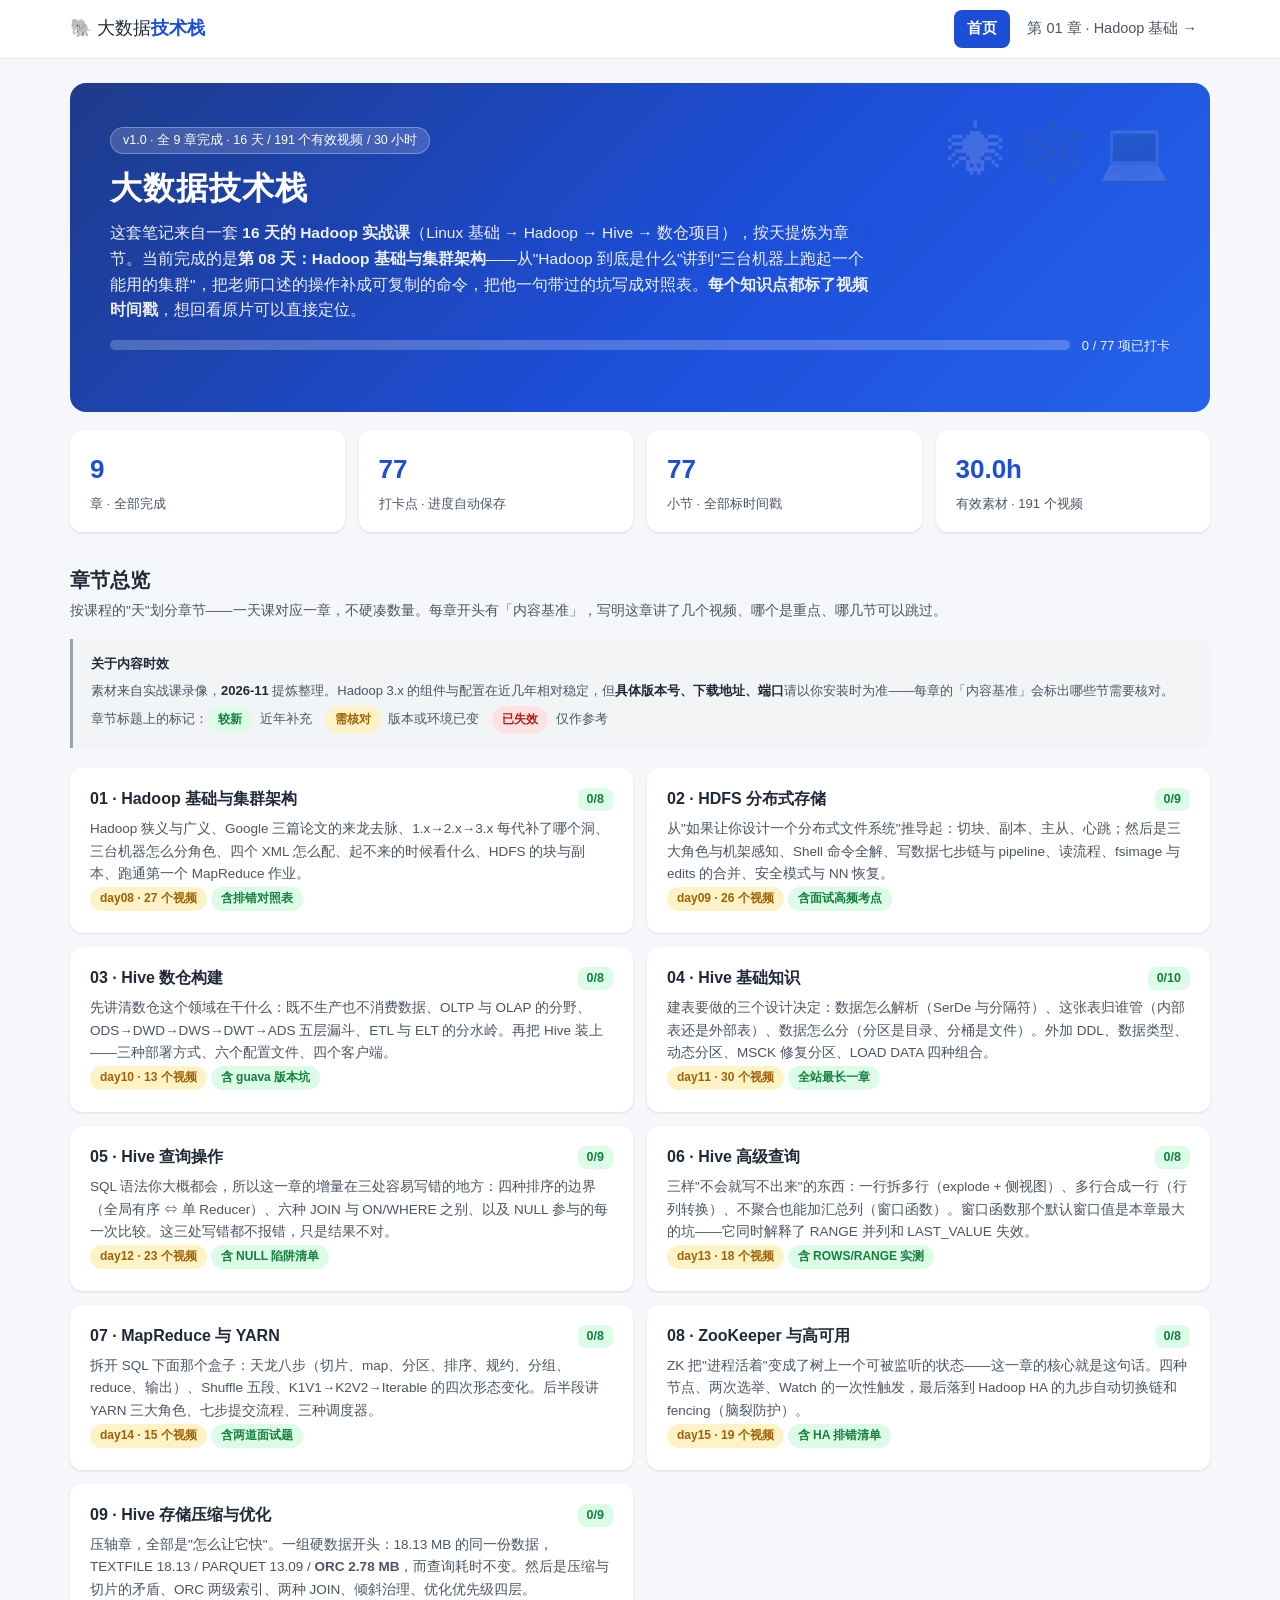
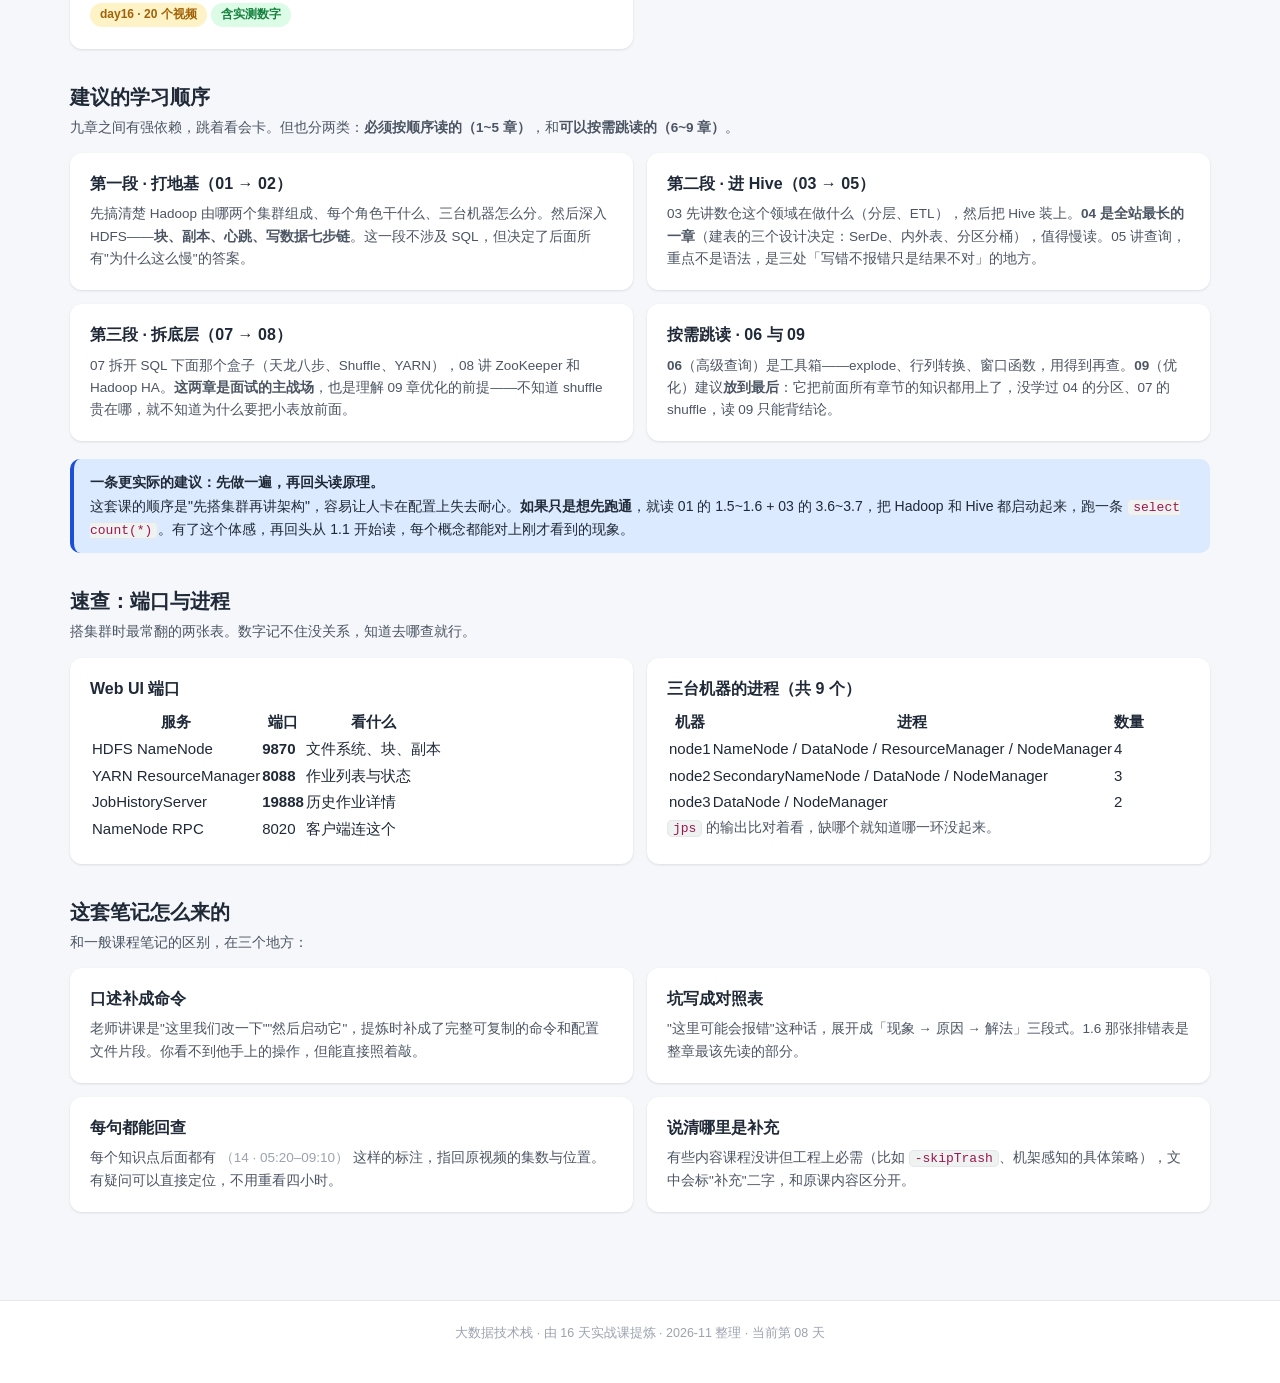
<file: index.html>
<!DOCTYPE html>
<html lang="zh-CN">
<head>
<meta charset="UTF-8">
<meta name="viewport" content="width=device-width, initial-scale=1.0">
<!-- ===== SECURITY-HARDENING 安全加固（勿删）：限制资源来源与外发，防点击劫持 ===== -->
<meta http-equiv="Content-Security-Policy" content="default-src 'self'; script-src 'self' 'unsafe-inline'; style-src 'self' 'unsafe-inline'; img-src 'self' data:; font-src 'self'; connect-src 'self'; media-src 'self'; object-src 'none'; base-uri 'none'; form-action 'none'; frame-src 'none'">
<meta name="referrer" content="strict-origin-when-cross-origin">
<script>
/* 防点击劫持：GitHub Pages 无法下发 X-Frame-Options，被第三方页面嵌套时自动跳出 */
(function () {
  if (window.top !== window.self) {
    try { window.top.location.href = window.self.location.href; }
    catch (e) { document.documentElement.innerHTML = ''; }
  }
})();
</script>
<!-- ===== SECURITY-HARDENING END ===== -->
<meta name="description" content="大数据技术栈：从一套 16 天 Hadoop 实战课提炼的教学站点，覆盖 HDFS、Hive、MapReduce、YARN、ZooKeeper，每个命令可复制、每个坑有出处。">
<title>大数据技术栈 · 从 Hadoop 到 Hive 的实战笔记</title>
<link rel="stylesheet" href="assets/style.css">
</head>
<body data-page="home">

<header class="topbar">
  <div class="container topbar-inner">
    <a href="index.html" class="logo">🐘 大数据<b>技术栈</b></a>
    <nav class="nav">
      <a href="index.html" data-nav="home" class="active">首页</a>
      <a href="ch01.html" data-nav="c01">第 01 章 · Hadoop 基础 →</a>
    </nav>
  </div>
</header>

<main class="container app" style="padding-top:24px;padding-bottom:48px">

  <section class="hero">
    <span class="tag">v1.0 · 全 9 章完成 · 16 天 / 191 个有效视频 / 30 小时</span>
    <h1>大数据技术栈</h1>
    <p class="sub">这套笔记来自一套 <b>16 天的 Hadoop 实战课</b>（Linux 基础 → Hadoop → Hive → 数仓项目），按天提炼为章节。当前完成的是<b>第 08 天：Hadoop 基础与集群架构</b>——从"Hadoop 到底是什么"讲到"三台机器上跑起一个能用的集群"，把老师口述的操作补成可复制的命令，把他一句带过的坑写成对照表。<b>每个知识点都标了视频时间戳</b>，想回看原片可以直接定位。</p>
    <div class="pwrap">
      <div class="progress"><div class="fill" data-progress-bar="all"></div></div>
      <span class="plabel" data-progress-label="all">0 / 77 项已打卡</span>
    </div>
  </section>

  <div class="stats-row">
    <div class="stat-card"><div class="num">9</div><div class="lab">章 · 全部完成</div></div>
    <div class="stat-card"><div class="num">77</div><div class="lab">打卡点 · 进度自动保存</div></div>
    <div class="stat-card"><div class="num">77</div><div class="lab">小节 · 全部标时间戳</div></div>
    <div class="stat-card"><div class="num">30.0h</div><div class="lab">有效素材 · 191 个视频</div></div>
  </div>

  <!-- ================= 知识体系 ================= -->
  <section class="section">
    <h2>章节总览</h2>
    <p class="desc">按课程的"天"划分章节——一天课对应一章，不硬凑数量。每章开头有「内容基准」，写明这章讲了几个视频、哪个是重点、哪几节可以跳过。</p>

    <div class="basis-note">
      <span class="bt">关于内容时效</span>
      <span class="bl">素材来自实战课录像，<b>2026-11</b> 提炼整理。Hadoop 3.x 的组件与配置在近几年相对稳定，但<b>具体版本号、下载地址、端口</b>请以你安装时为准——每章的「内容基准」会标出哪些节需要核对。</span>
      <span class="bl">章节标题上的标记：<span class="chip ts-now">较新</span> 近年补充　<span class="chip ts-check">需核对</span> 版本或环境已变　<span class="chip ts-old">已失效</span> 仅作参考</span>
    </div>

    <div class="grid-2">
      <a class="card cardlink" href="ch01.html"><h3>01 · Hadoop 基础与集群架构 <span class="badge b-green" data-chapter-progress="c01" style="float:right">0/8</span></h3>
        <p>Hadoop 狭义与广义、Google 三篇论文的来龙去脉、1.x→2.x→3.x 每代补了哪个洞、三台机器怎么分角色、四个 XML 怎么配、起不来的时候看什么、HDFS 的块与副本、跑通第一个 MapReduce 作业。</p>
        <div><span class="chip tbook">day08 · 27 个视频</span><span class="chip tnew">含排错对照表</span></div>
      </a>

      <a class="card cardlink" href="ch02.html"><h3>02 · HDFS 分布式存储 <span class="badge b-green" data-chapter-progress="c02" style="float:right">0/9</span></h3>
        <p>从"如果让你设计一个分布式文件系统"推导起：切块、副本、主从、心跳；然后是三大角色与机架感知、Shell 命令全解、写数据七步链与 pipeline、读流程、fsimage 与 edits 的合并、安全模式与 NN 恢复。</p>
        <div><span class="chip tbook">day09 · 26 个视频</span><span class="chip tnew">含面试高频考点</span></div>
      </a>

      <a class="card cardlink" href="ch03.html"><h3>03 · Hive 数仓构建 <span class="badge b-green" data-chapter-progress="c03" style="float:right">0/8</span></h3>
        <p>先讲清数仓这个领域在干什么：既不生产也不消费数据、OLTP 与 OLAP 的分野、ODS→DWD→DWS→DWT→ADS 五层漏斗、ETL 与 ELT 的分水岭。再把 Hive 装上——三种部署方式、六个配置文件、四个客户端。</p>
        <div><span class="chip tbook">day10 · 13 个视频</span><span class="chip tnew">含 guava 版本坑</span></div>
      </a>

      <a class="card cardlink" href="ch04.html"><h3>04 · Hive 基础知识 <span class="badge b-green" data-chapter-progress="c04" style="float:right">0/10</span></h3>
        <p>建表要做的三个设计决定：数据怎么解析（SerDe 与分隔符）、这张表归谁管（内部表还是外部表）、数据怎么分（分区是目录、分桶是文件）。外加 DDL、数据类型、动态分区、MSCK 修复分区、LOAD DATA 四种组合。</p>
        <div><span class="chip tbook">day11 · 30 个视频</span><span class="chip tnew">全站最长一章</span></div>
      </a>

      <a class="card cardlink" href="ch05.html"><h3>05 · Hive 查询操作 <span class="badge b-green" data-chapter-progress="c05" style="float:right">0/9</span></h3>
        <p>SQL 语法你大概都会，所以这一章的增量在三处容易写错的地方：四种排序的边界（全局有序 ⇔ 单 Reducer）、六种 JOIN 与 ON/WHERE 之别、以及 NULL 参与的每一次比较。这三处写错都不报错，只是结果不对。</p>
        <div><span class="chip tbook">day12 · 23 个视频</span><span class="chip tnew">含 NULL 陷阱清单</span></div>
      </a>

      <a class="card cardlink" href="ch06.html"><h3>06 · Hive 高级查询 <span class="badge b-green" data-chapter-progress="c06" style="float:right">0/8</span></h3>
        <p>三样"不会就写不出来"的东西：一行拆多行（explode + 侧视图）、多行合成一行（行列转换）、不聚合也能加汇总列（窗口函数）。窗口函数那个默认窗口值是本章最大的坑——它同时解释了 RANGE 并列和 LAST_VALUE 失效。</p>
        <div><span class="chip tbook">day13 · 18 个视频</span><span class="chip tnew">含 ROWS/RANGE 实测</span></div>
      </a>

      <a class="card cardlink" href="ch07.html"><h3>07 · MapReduce 与 YARN <span class="badge b-green" data-chapter-progress="c07" style="float:right">0/8</span></h3>
        <p>拆开 SQL 下面那个盒子：天龙八步（切片、map、分区、排序、规约、分组、reduce、输出）、Shuffle 五段、K1V1→K2V2→Iterable 的四次形态变化。后半段讲 YARN 三大角色、七步提交流程、三种调度器。</p>
        <div><span class="chip tbook">day14 · 15 个视频</span><span class="chip tnew">含两道面试题</span></div>
      </a>

      <a class="card cardlink" href="ch08.html"><h3>08 · ZooKeeper 与高可用 <span class="badge b-green" data-chapter-progress="c08" style="float:right">0/8</span></h3>
        <p>ZK 把"进程活着"变成了树上一个可被监听的状态——这一章的核心就是这句话。四种节点、两次选举、Watch 的一次性触发，最后落到 Hadoop HA 的九步自动切换链和 fencing（脑裂防护）。</p>
        <div><span class="chip tbook">day15 · 19 个视频</span><span class="chip tnew">含 HA 排错清单</span></div>
      </a>

      <a class="card cardlink" href="ch09.html"><h3>09 · Hive 存储压缩与优化 <span class="badge b-green" data-chapter-progress="c09" style="float:right">0/9</span></h3>
        <p>压轴章，全部是"怎么让它快"。一组硬数据开头：18.13 MB 的同一份数据，TEXTFILE 18.13 / PARQUET 13.09 / <b>ORC 2.78 MB</b>，而查询耗时不变。然后是压缩与切片的矛盾、ORC 两级索引、两种 JOIN、倾斜治理、优化优先级四层。</p>
        <div><span class="chip tbook">day16 · 20 个视频</span><span class="chip tnew">含实测数字</span></div>
      </a>
    </div>
  </section>

  <!-- ================= 学习路径 ================= -->
  <section class="section">
    <h2>建议的学习顺序</h2>
    <p class="desc">九章之间有强依赖，跳着看会卡。但也分两类：<b>必须按顺序读的（1~5 章）</b>，和<b>可以按需跳读的（6~9 章）</b>。</p>

    <div class="grid-2">
      <div class="card">
        <h3>第一段 · 打地基（01 → 02）</h3>
        <p class="muted small">先搞清楚 Hadoop 由哪两个集群组成、每个角色干什么、三台机器怎么分。然后深入 HDFS——<b>块、副本、心跳、写数据七步链</b>。这一段不涉及 SQL，但决定了后面所有"为什么这么慢"的答案。</p>
      </div>
      <div class="card">
        <h3>第二段 · 进 Hive（03 → 05）</h3>
        <p class="muted small">03 先讲数仓这个领域在做什么（分层、ETL），然后把 Hive 装上。<b>04 是全站最长的一章</b>（建表的三个设计决定：SerDe、内外表、分区分桶），值得慢读。05 讲查询，重点不是语法，是三处「写错不报错只是结果不对」的地方。</p>
      </div>
      <div class="card">
        <h3>第三段 · 拆底层（07 → 08）</h3>
        <p class="muted small">07 拆开 SQL 下面那个盒子（天龙八步、Shuffle、YARN），08 讲 ZooKeeper 和 Hadoop HA。<b>这两章是面试的主战场</b>，也是理解 09 章优化的前提——不知道 shuffle 贵在哪，就不知道为什么要把小表放前面。</p>
      </div>
      <div class="card">
        <h3>按需跳读 · 06 与 09</h3>
        <p class="muted small"><b>06</b>（高级查询）是工具箱——explode、行列转换、窗口函数，用得到再查。<b>09</b>（优化）建议<b>放到最后</b>：它把前面所有章节的知识都用上了，没学过 04 的分区、07 的 shuffle，读 09 只能背结论。</p>
      </div>
    </div>

    <div class="callout info" style="margin-top:18px"><b>一条更实际的建议：先做一遍，再回头读原理。</b>
      <p>这套课的顺序是"先搭集群再讲架构"，容易让人卡在配置上失去耐心。<b>如果只是想先跑通</b>，就读 01 的 1.5~1.6 + 03 的 3.6~3.7，把 Hadoop 和 Hive 都启动起来，跑一条 <code class="inline">select count(*)</code>。有了这个体感，再回头从 1.1 开始读，每个概念都能对上刚才看到的现象。</p>
    </div>
  </section>

  <!-- ================= 速查 ================= -->
  <section class="section">
    <h2>速查：端口与进程</h2>
    <p class="desc">搭集群时最常翻的两张表。数字记不住没关系，知道去哪查就行。</p>
    <div class="grid-2">
      <div class="card">
        <h3>Web UI 端口</h3>
        <table>
          <thead><tr><th>服务</th><th>端口</th><th>看什么</th></tr></thead>
          <tbody>
            <tr><td>HDFS NameNode</td><td><b>9870</b></td><td>文件系统、块、副本</td></tr>
            <tr><td>YARN ResourceManager</td><td><b>8088</b></td><td>作业列表与状态</td></tr>
            <tr><td>JobHistoryServer</td><td><b>19888</b></td><td>历史作业详情</td></tr>
            <tr><td>NameNode RPC</td><td>8020</td><td>客户端连这个</td></tr>
          </tbody>
        </table>
      </div>
      <div class="card">
        <h3>三台机器的进程（共 9 个）</h3>
        <table>
          <thead><tr><th>机器</th><th>进程</th><th>数量</th></tr></thead>
          <tbody>
            <tr><td>node1</td><td>NameNode / DataNode / ResourceManager / NodeManager</td><td>4</td></tr>
            <tr><td>node2</td><td>SecondaryNameNode / DataNode / NodeManager</td><td>3</td></tr>
            <tr><td>node3</td><td>DataNode / NodeManager</td><td>2</td></tr>
          </tbody>
        </table>
        <p class="muted small"><code class="inline">jps</code> 的输出比对着看，缺哪个就知道哪一环没起来。</p>
      </div>
    </div>
  </section>

  <section class="section">
    <h2>这套笔记怎么来的</h2>
    <p class="desc">和一般课程笔记的区别，在三个地方：</p>
    <div class="grid-2">
      <div class="card">
        <h3>口述补成命令</h3>
        <p class="muted small">老师讲课是"这里我们改一下""然后启动它"，提炼时补成了完整可复制的命令和配置文件片段。你看不到他手上的操作，但能直接照着敲。</p>
      </div>
      <div class="card">
        <h3>坑写成对照表</h3>
        <p class="muted small">"这里可能会报错"这种话，展开成「现象 → 原因 → 解法」三段式。1.6 那张排错表是整章最该先读的部分。</p>
      </div>
      <div class="card">
        <h3>每句都能回查</h3>
        <p class="muted small">每个知识点后面都有 <span class="muted">（14 · 05:20–09:10）</span> 这样的标注，指回原视频的集数与位置。有疑问可以直接定位，不用重看四小时。</p>
      </div>
      <div class="card">
        <h3>说清哪里是补充</h3>
        <p class="muted small">有些内容课程没讲但工程上必需（比如 <code class="inline">-skipTrash</code>、机架感知的具体策略），文中会标"补充"二字，和原课内容区分开。</p>
      </div>
    </div>
  </section>

</main>

<footer class="footer">
  <div class="container">
    <p class="muted small">大数据技术栈 · 由 16 天实战课提炼 · 2026-11 整理 · 当前第 08 天</p>
  </div>
</footer>

<script src="assets/app.js"></script>
</body>
</html>
</file>
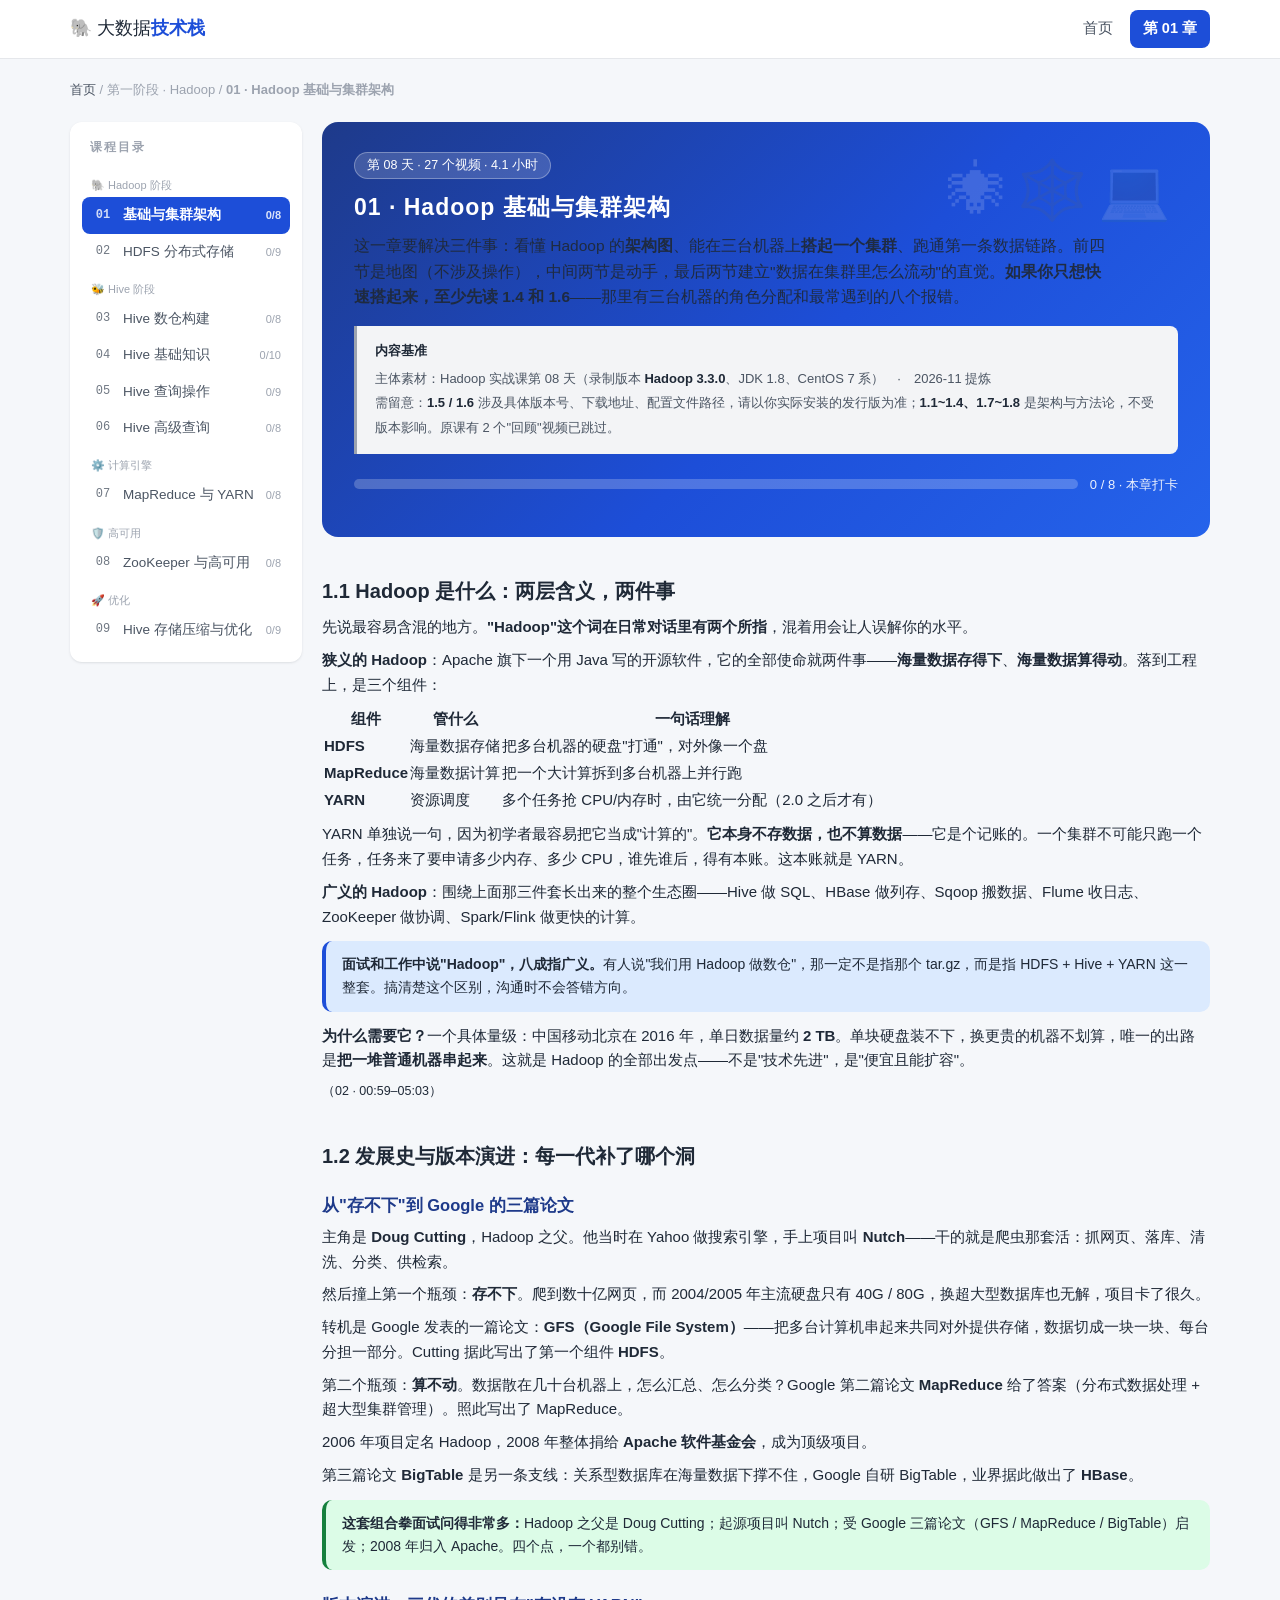
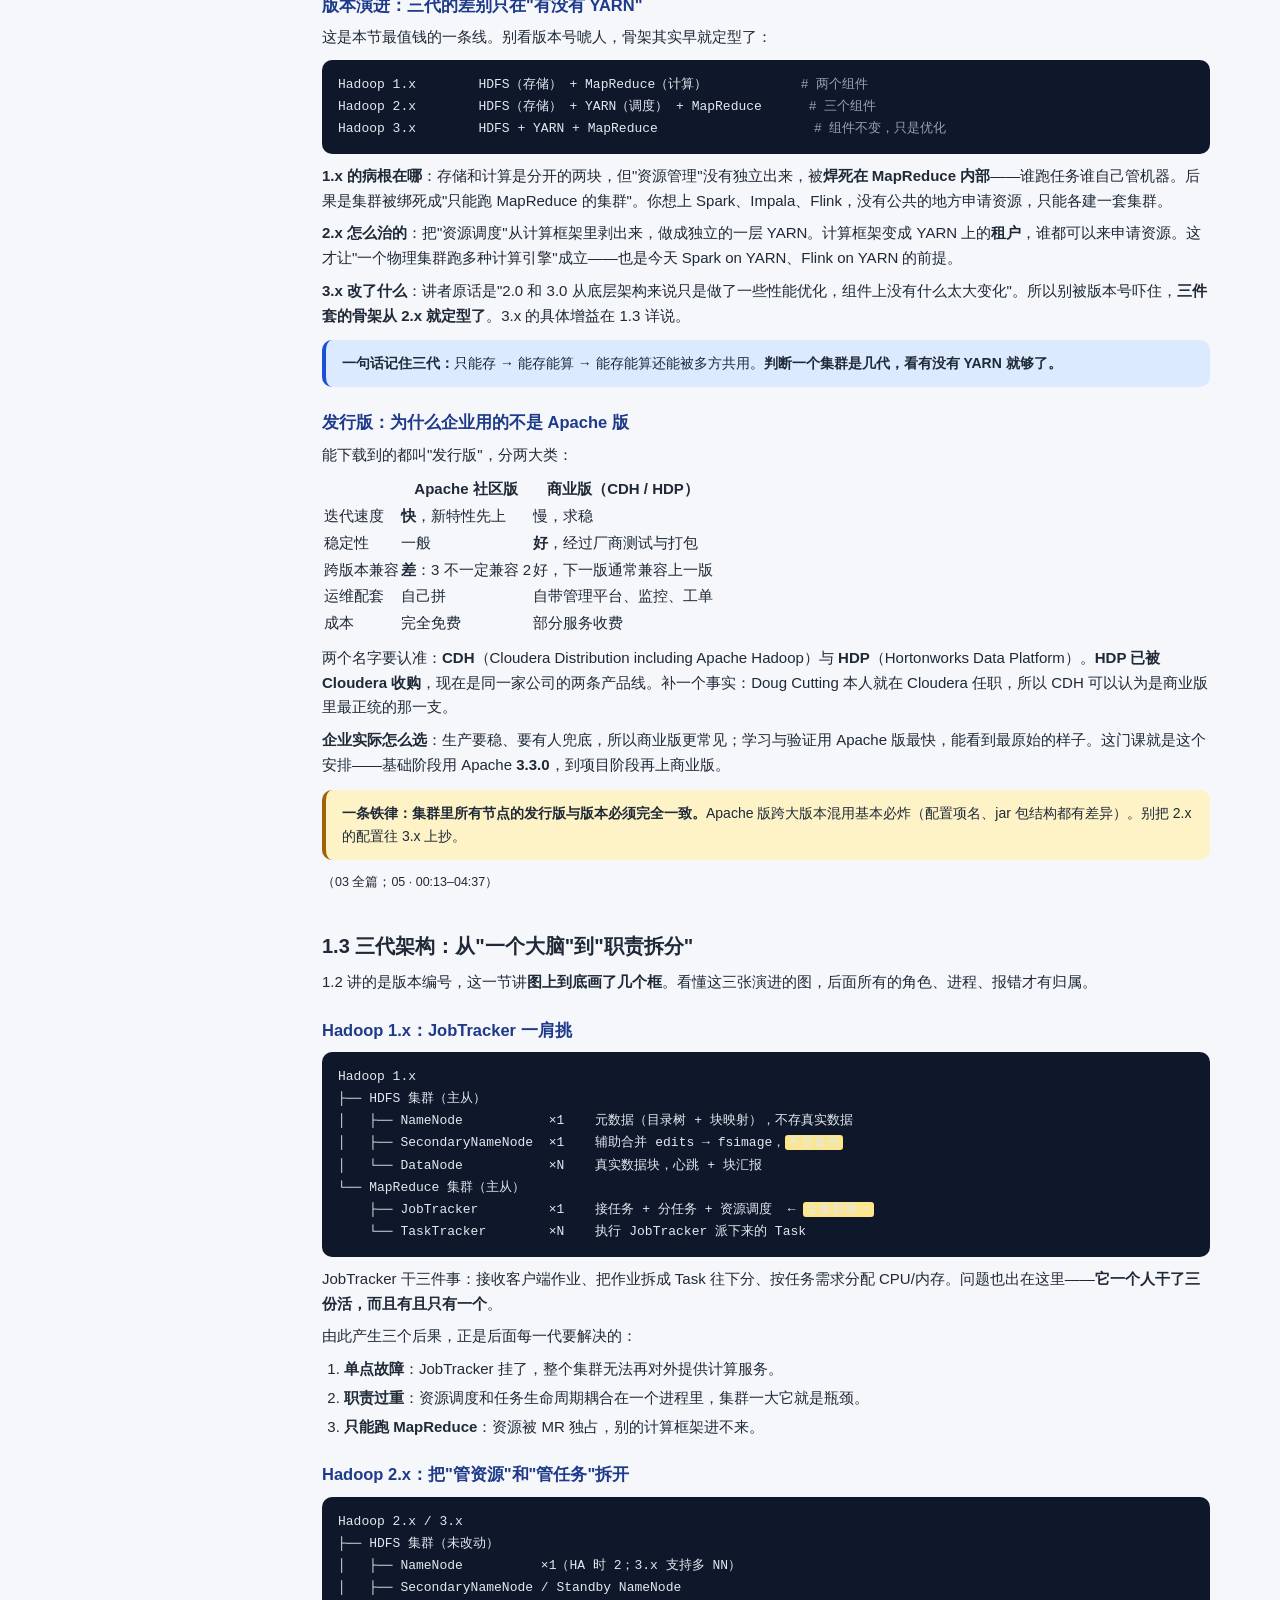
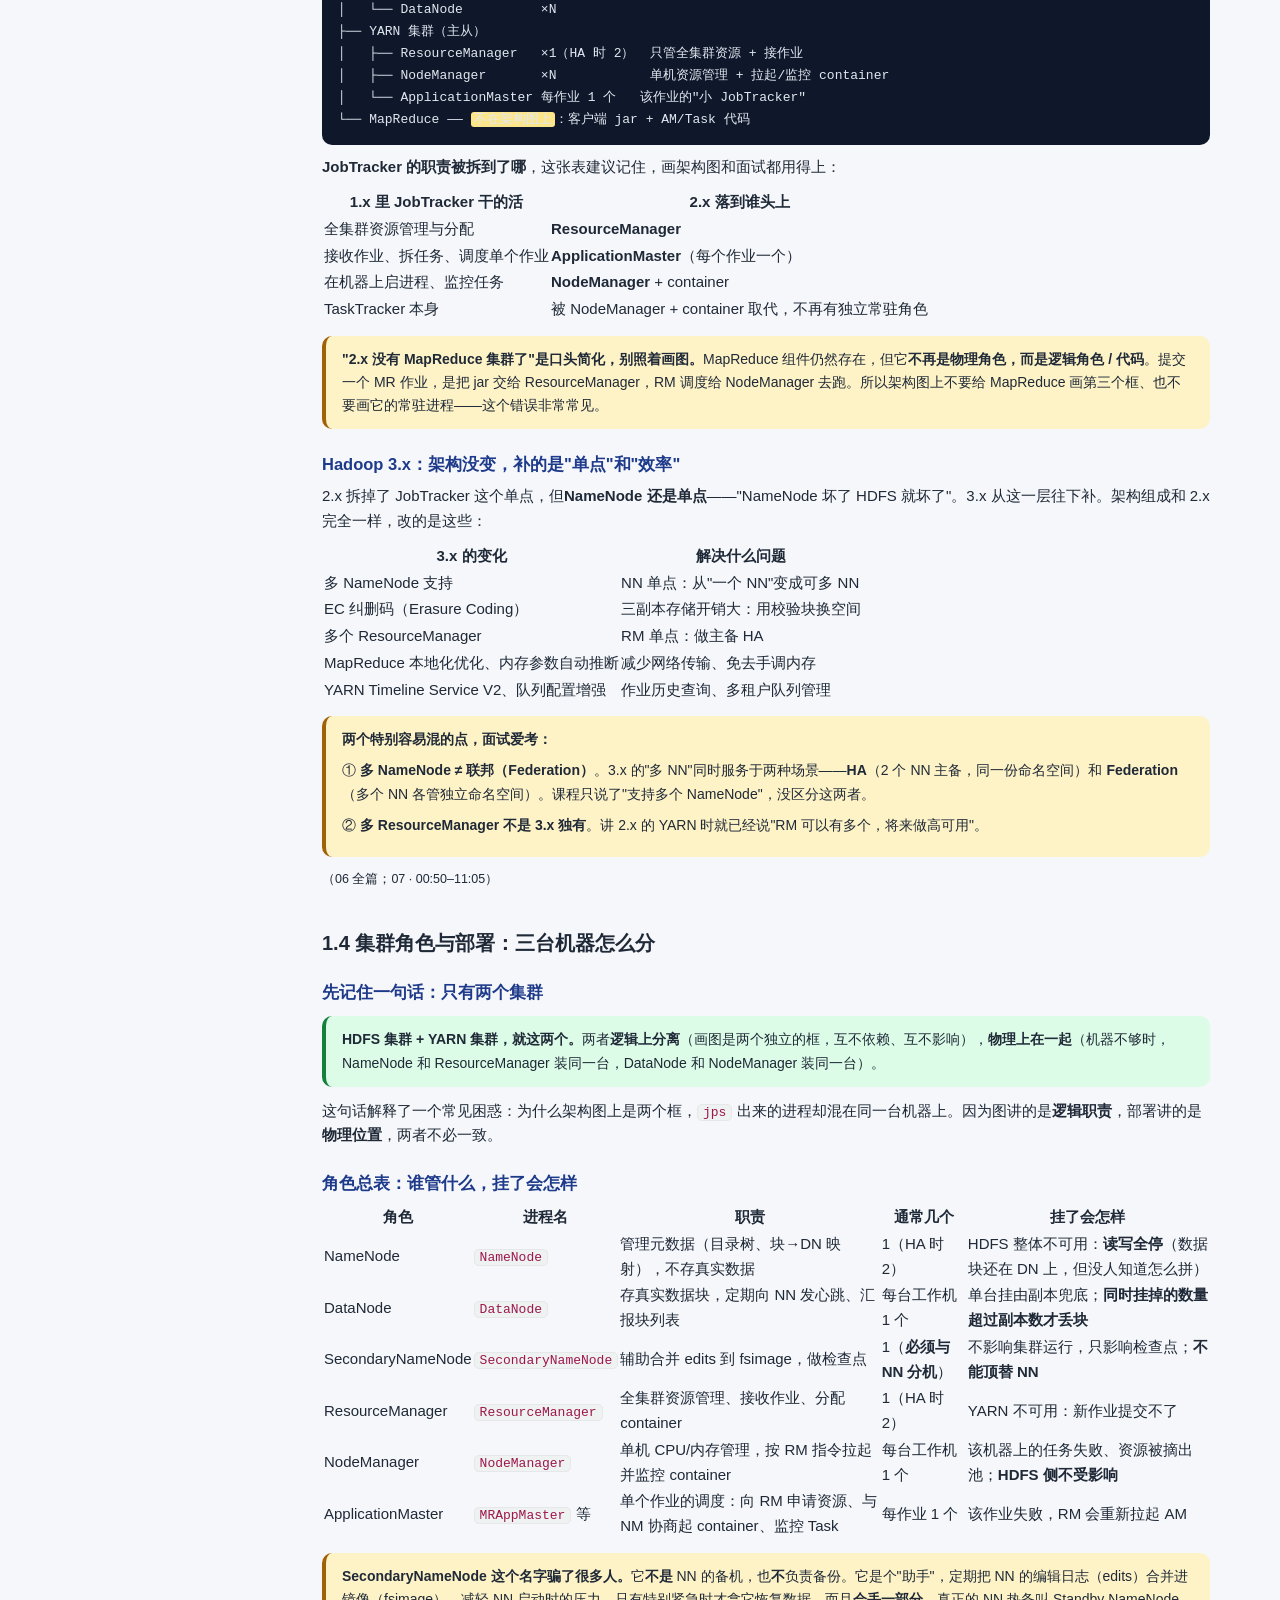
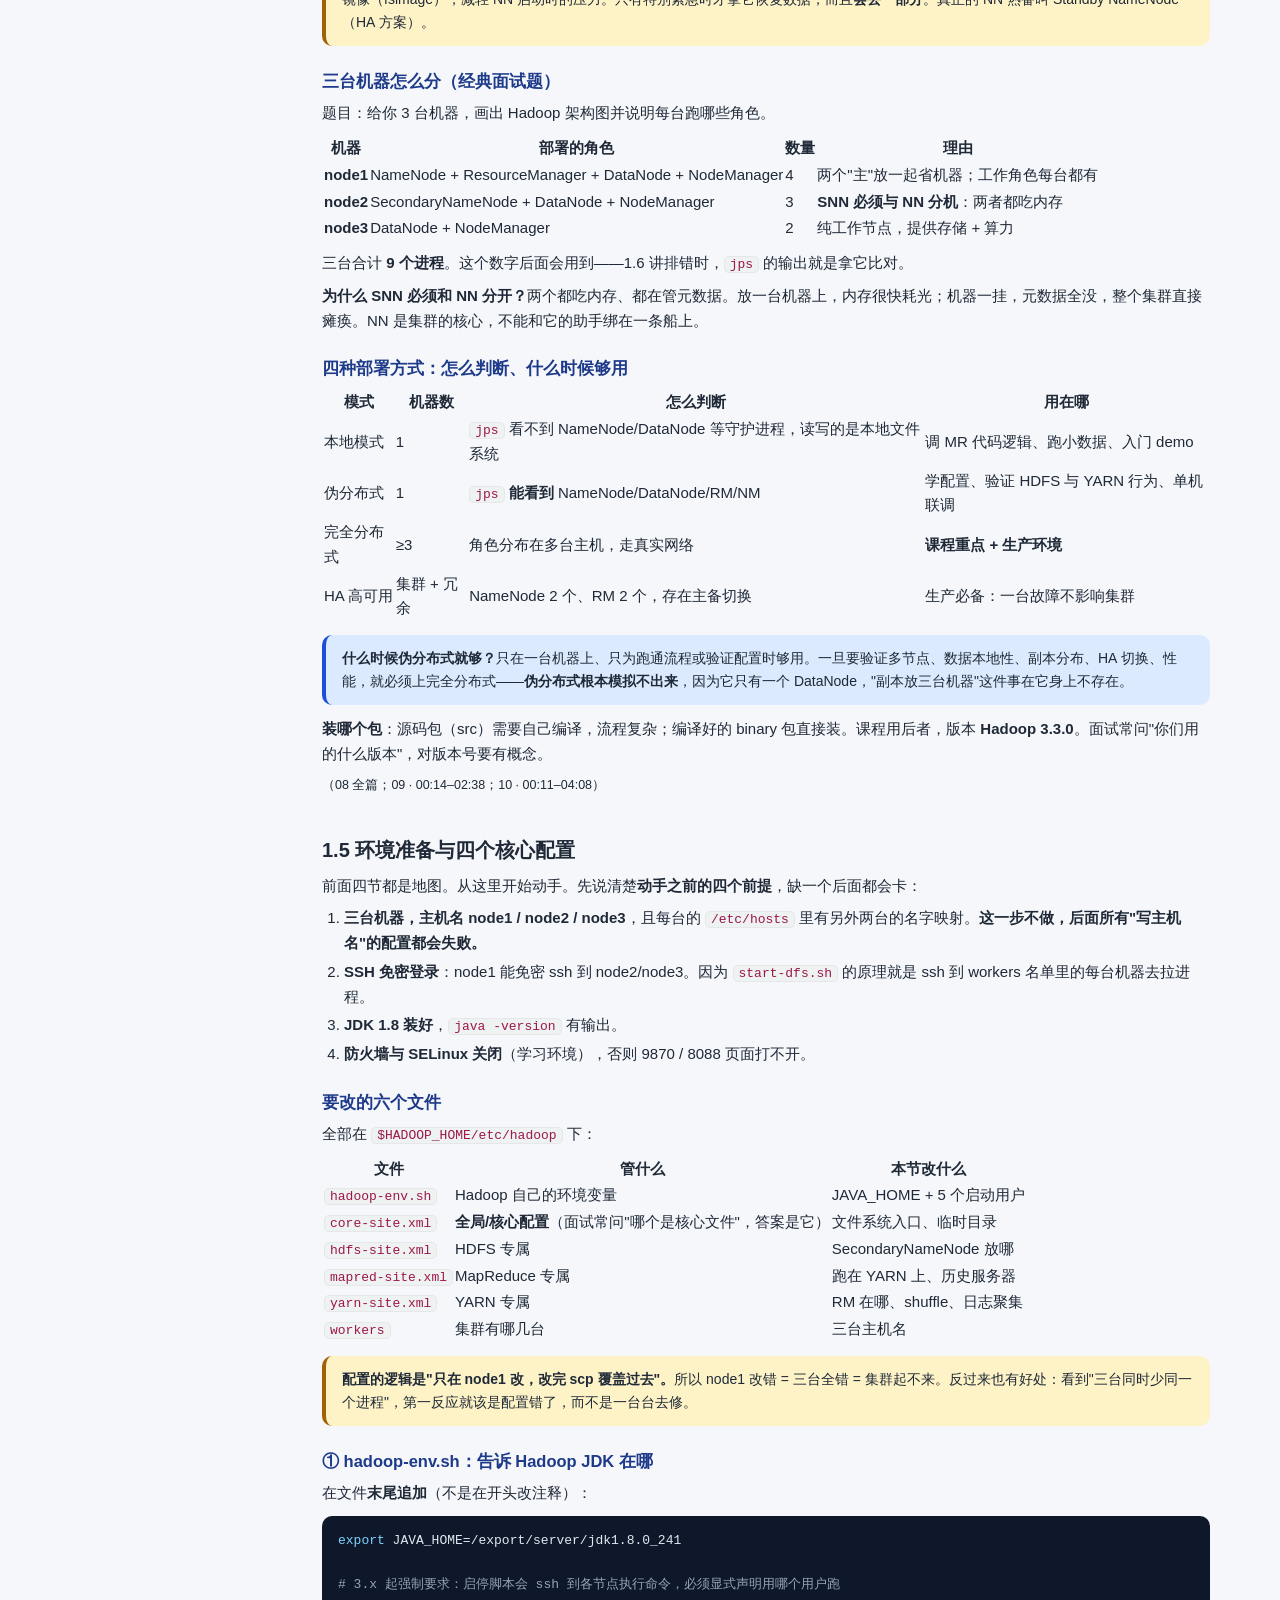
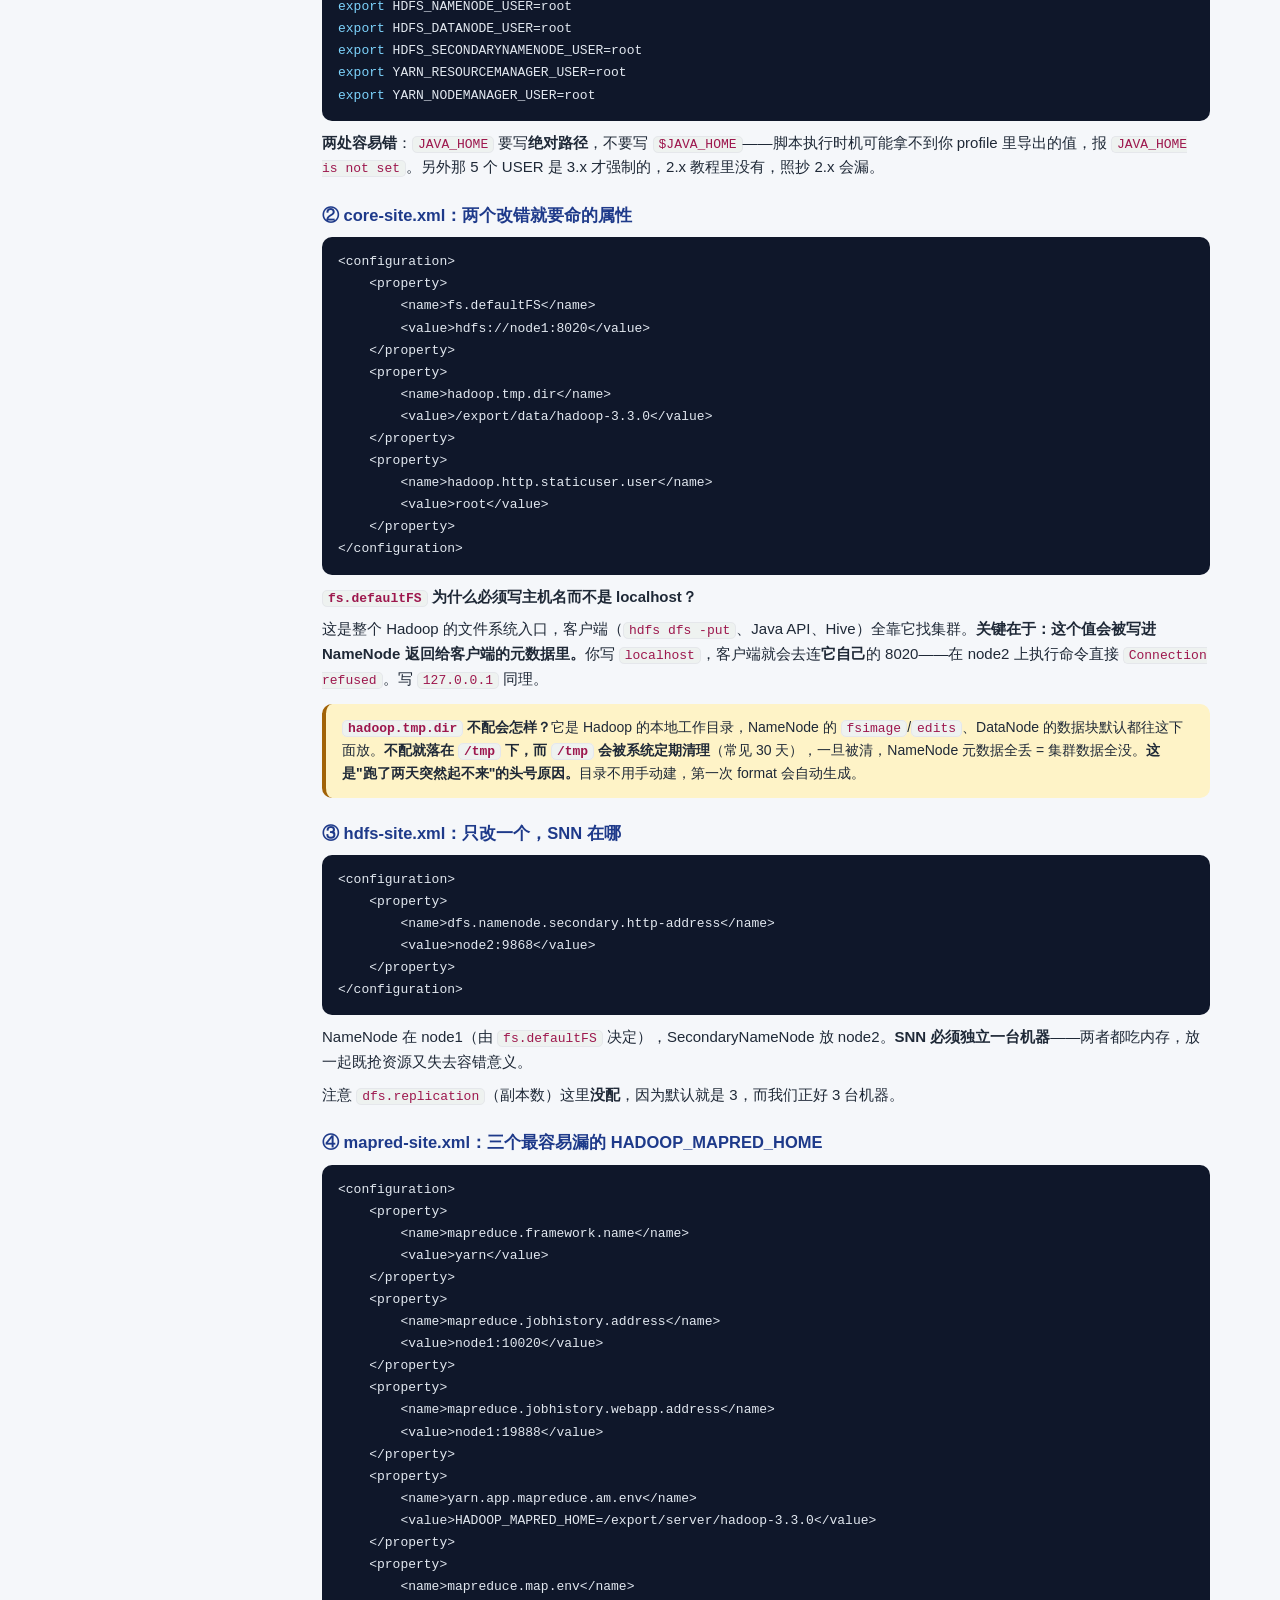
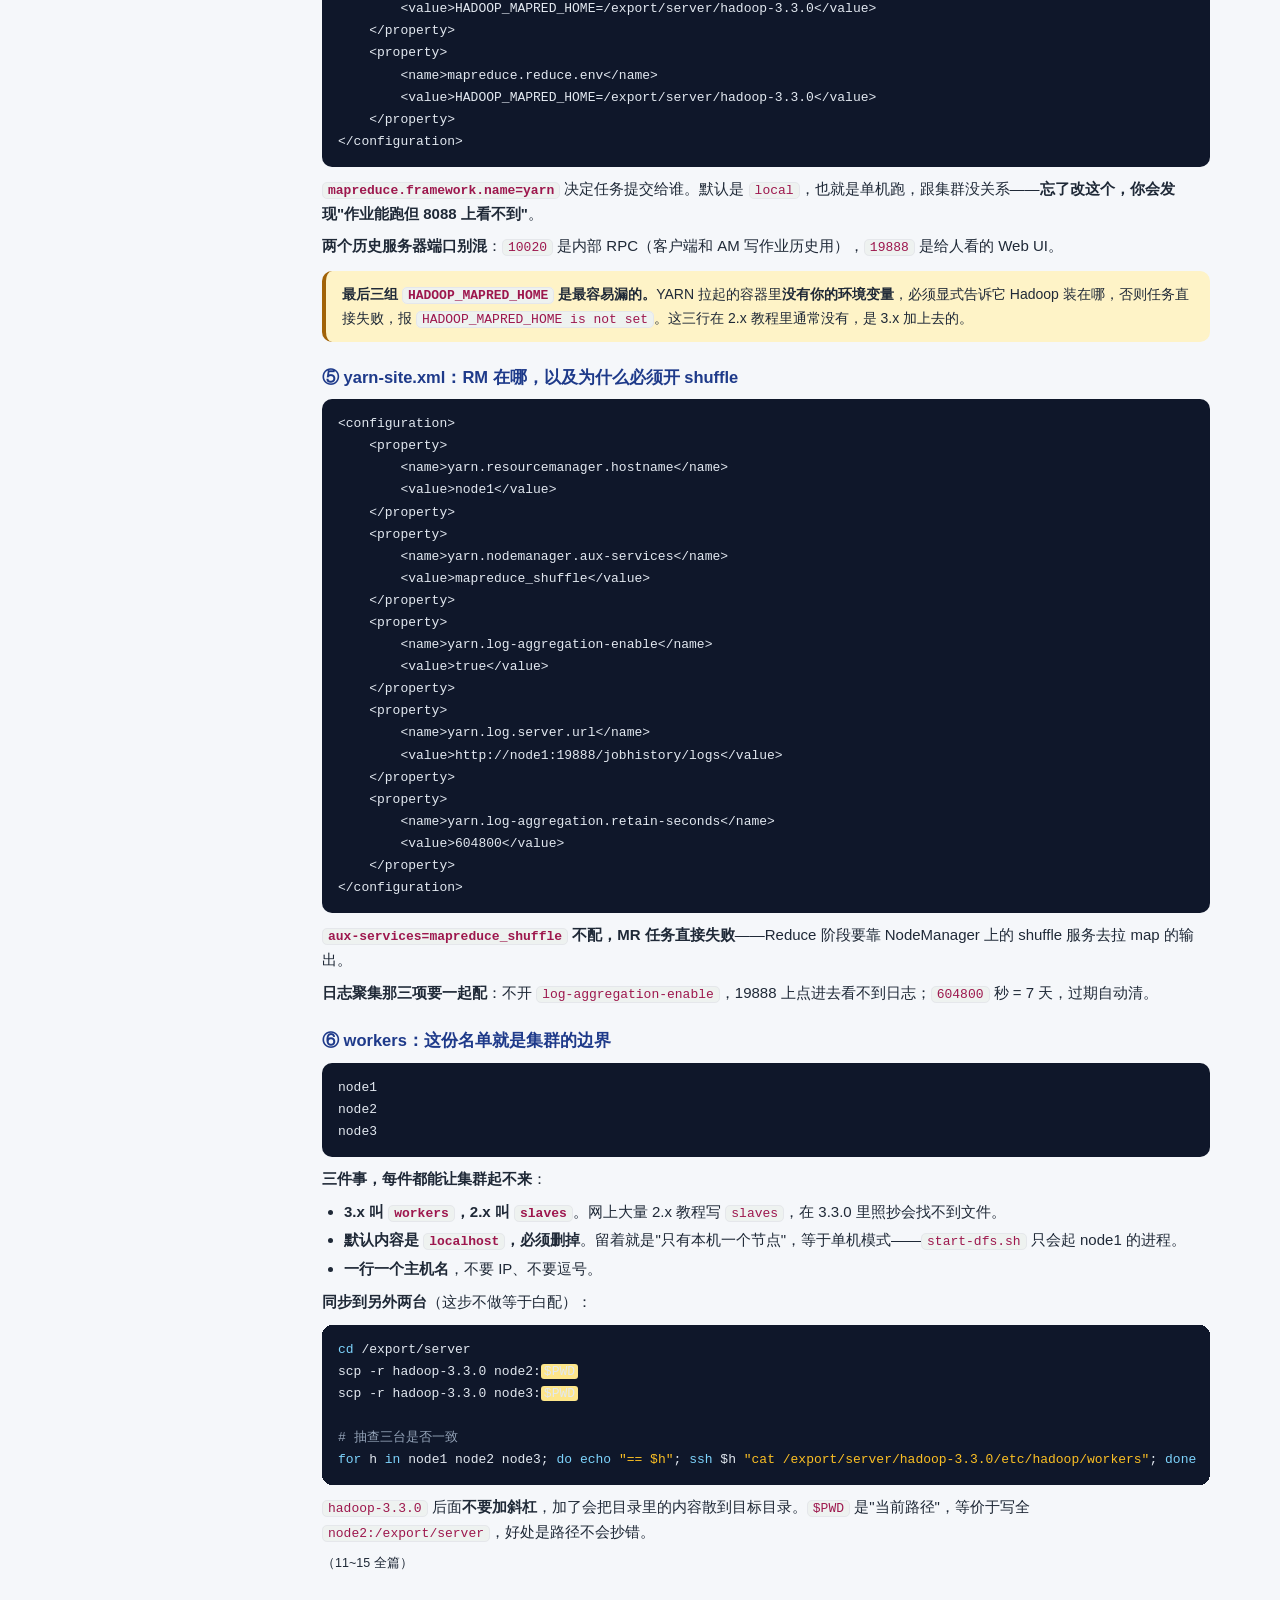
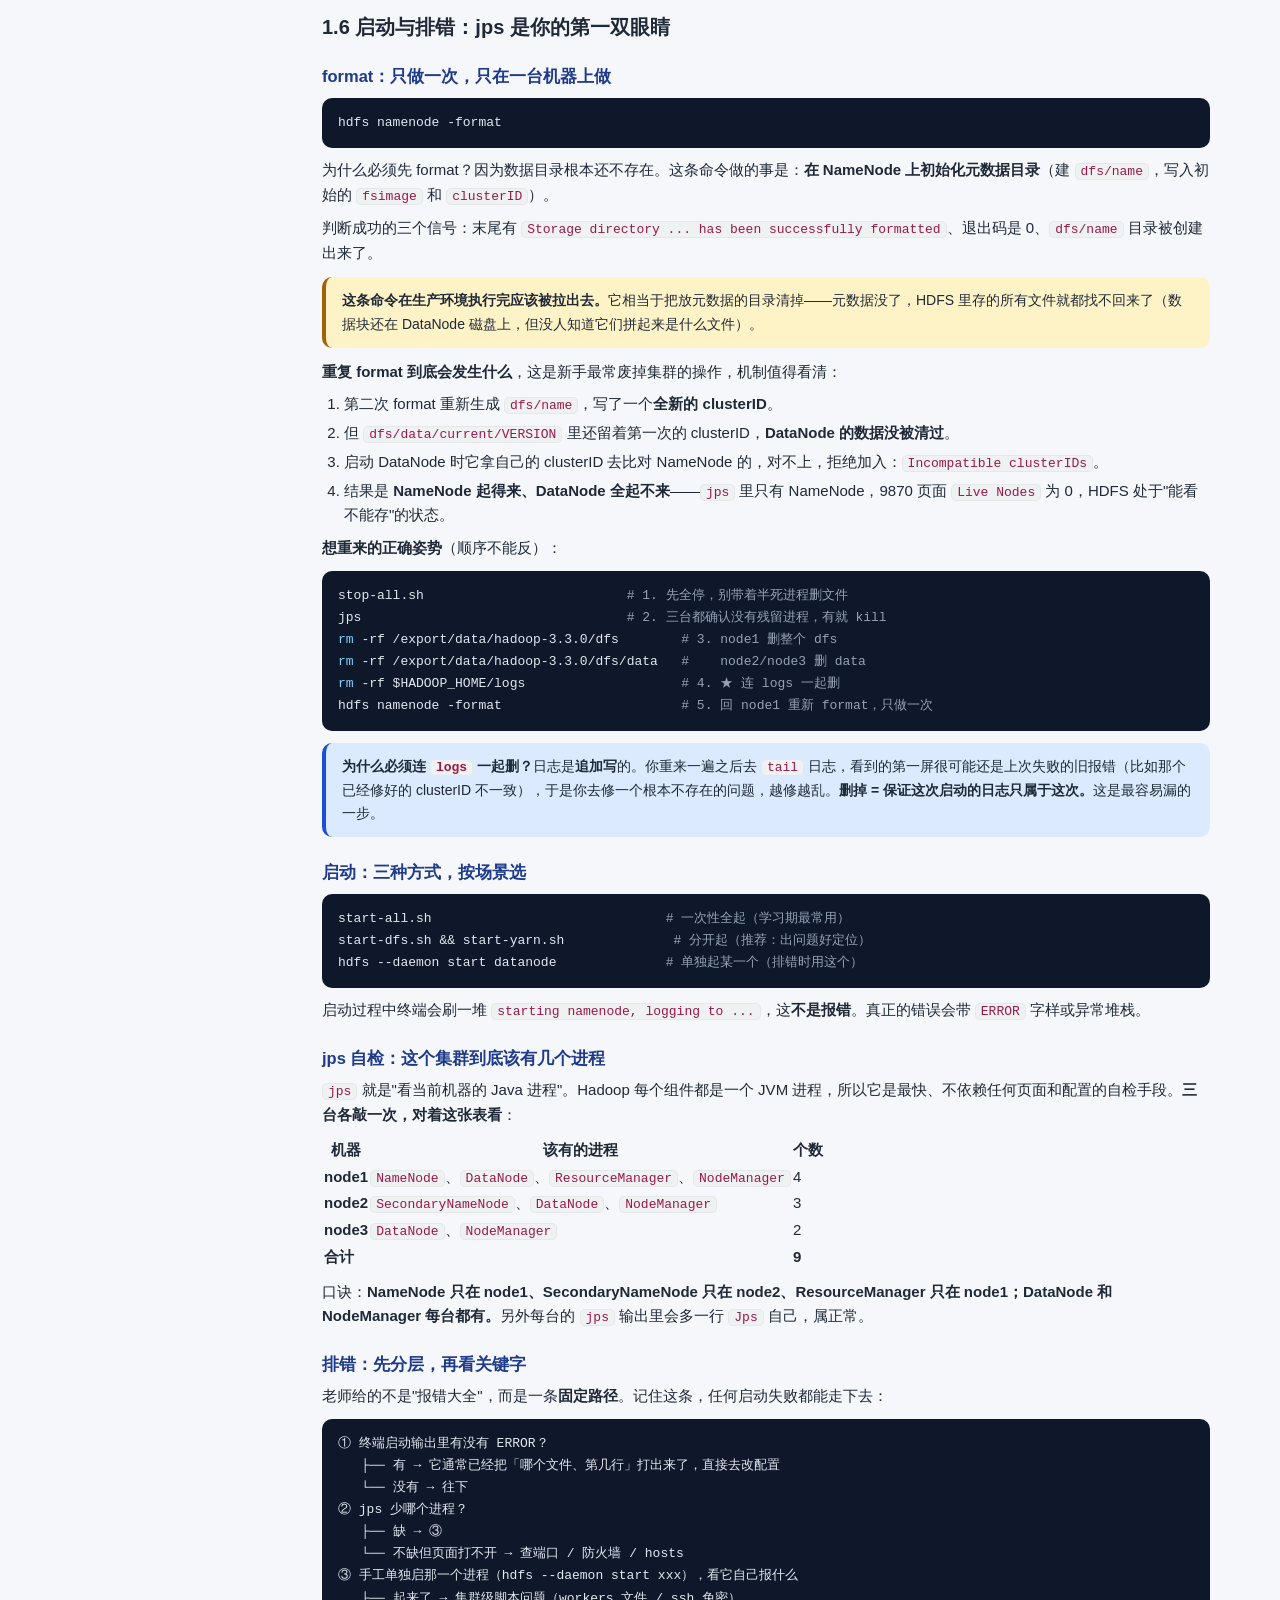
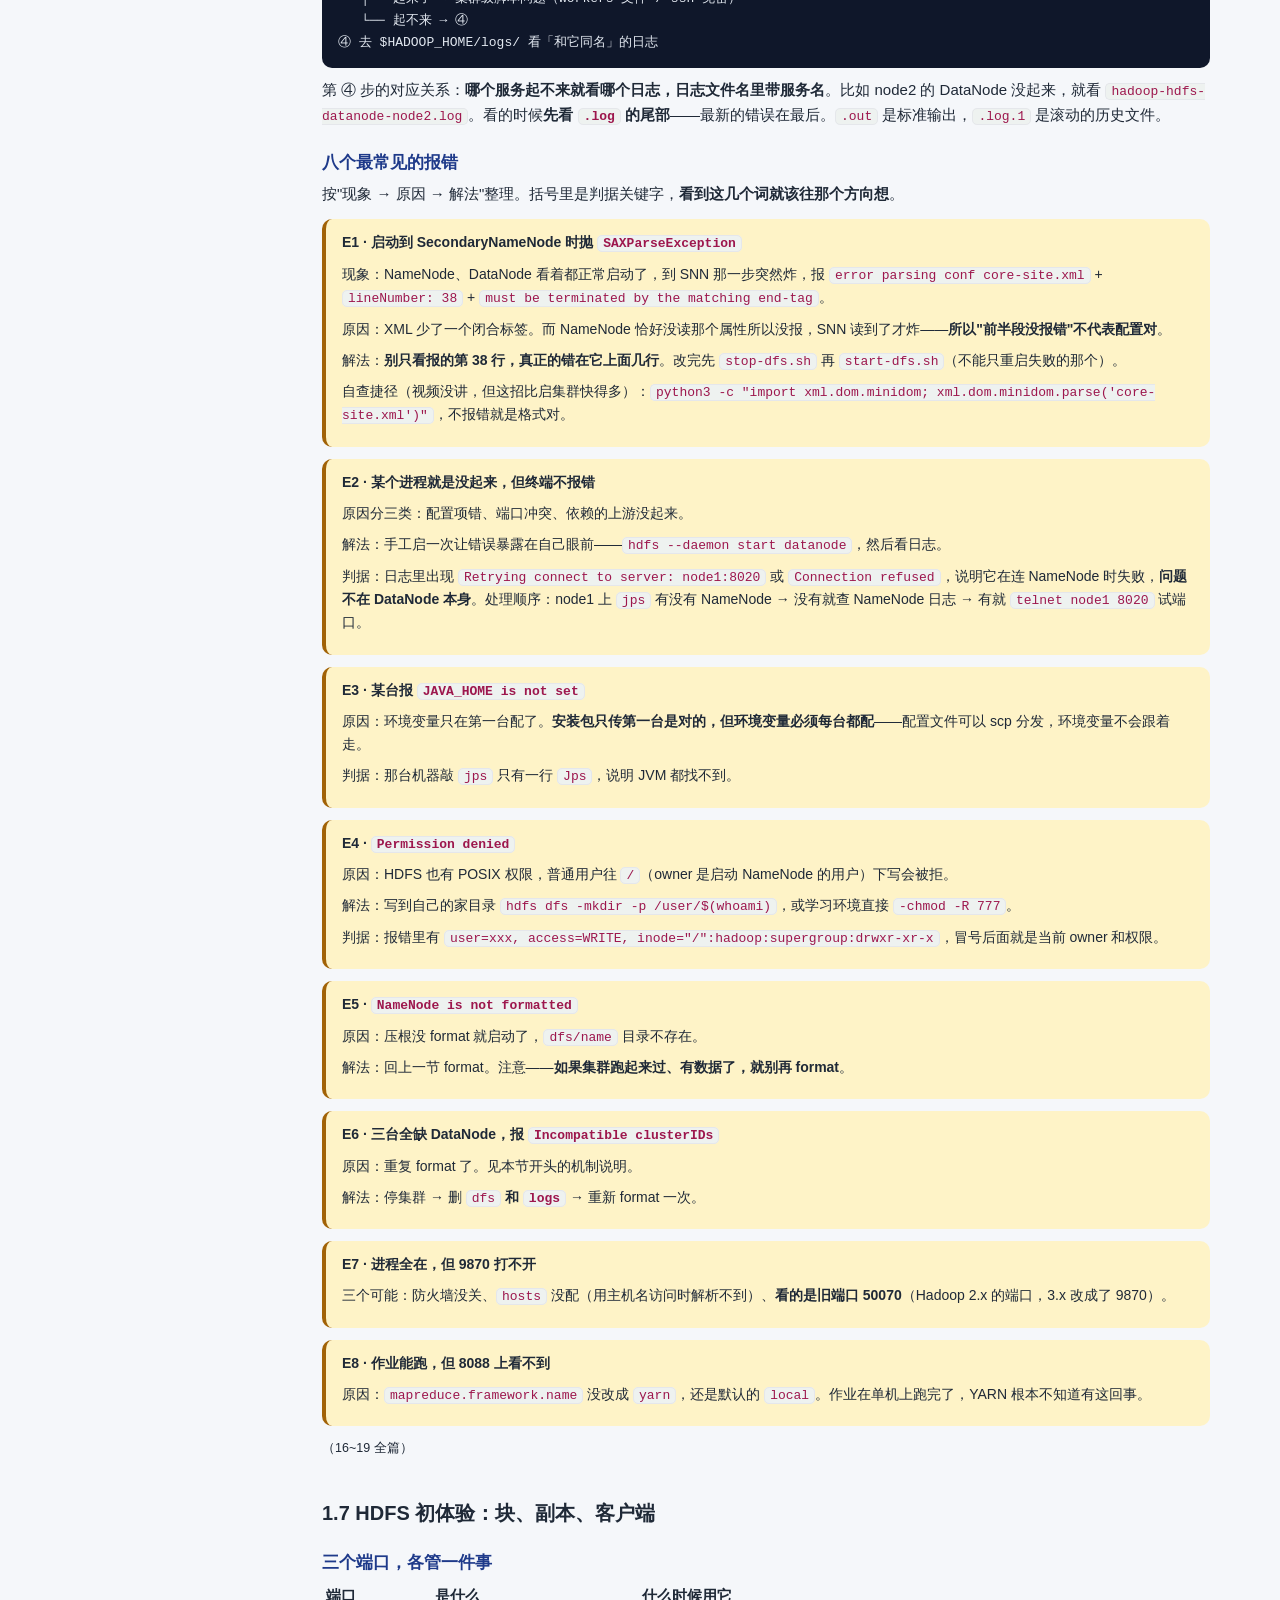
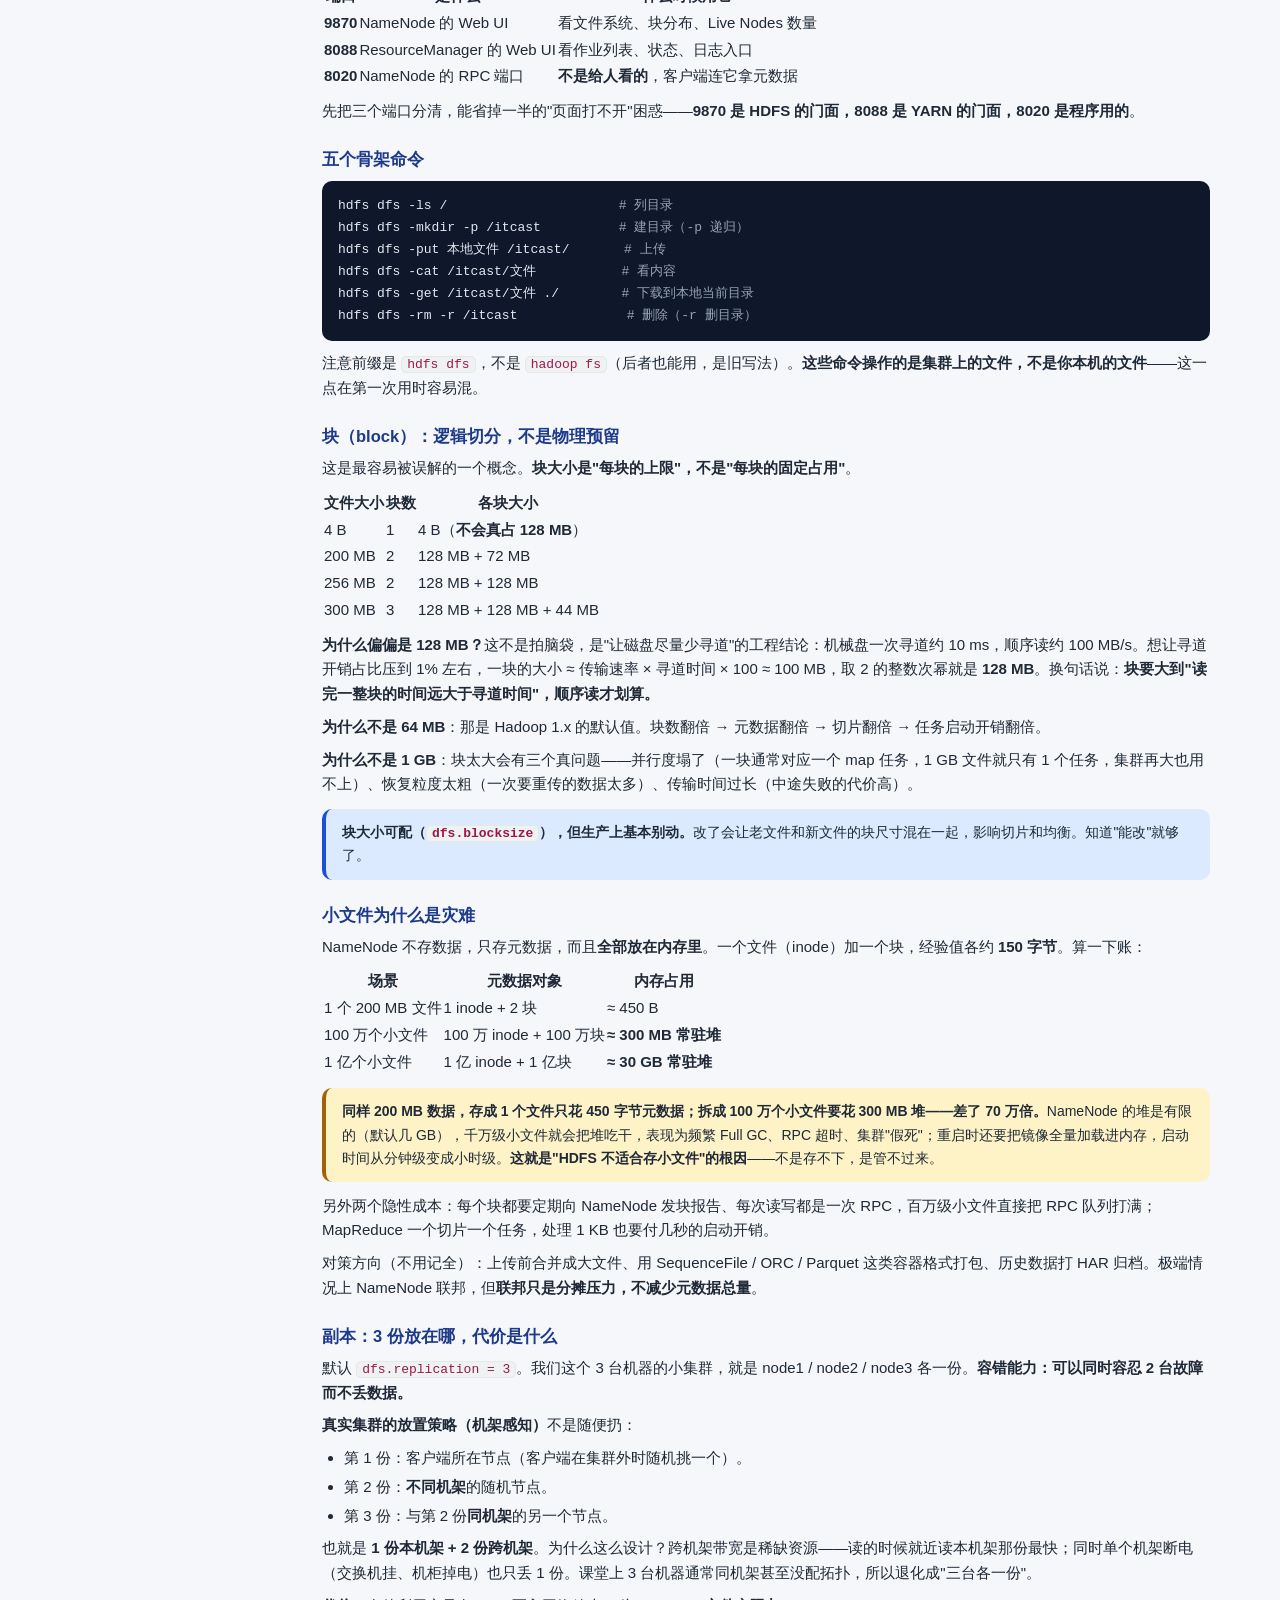
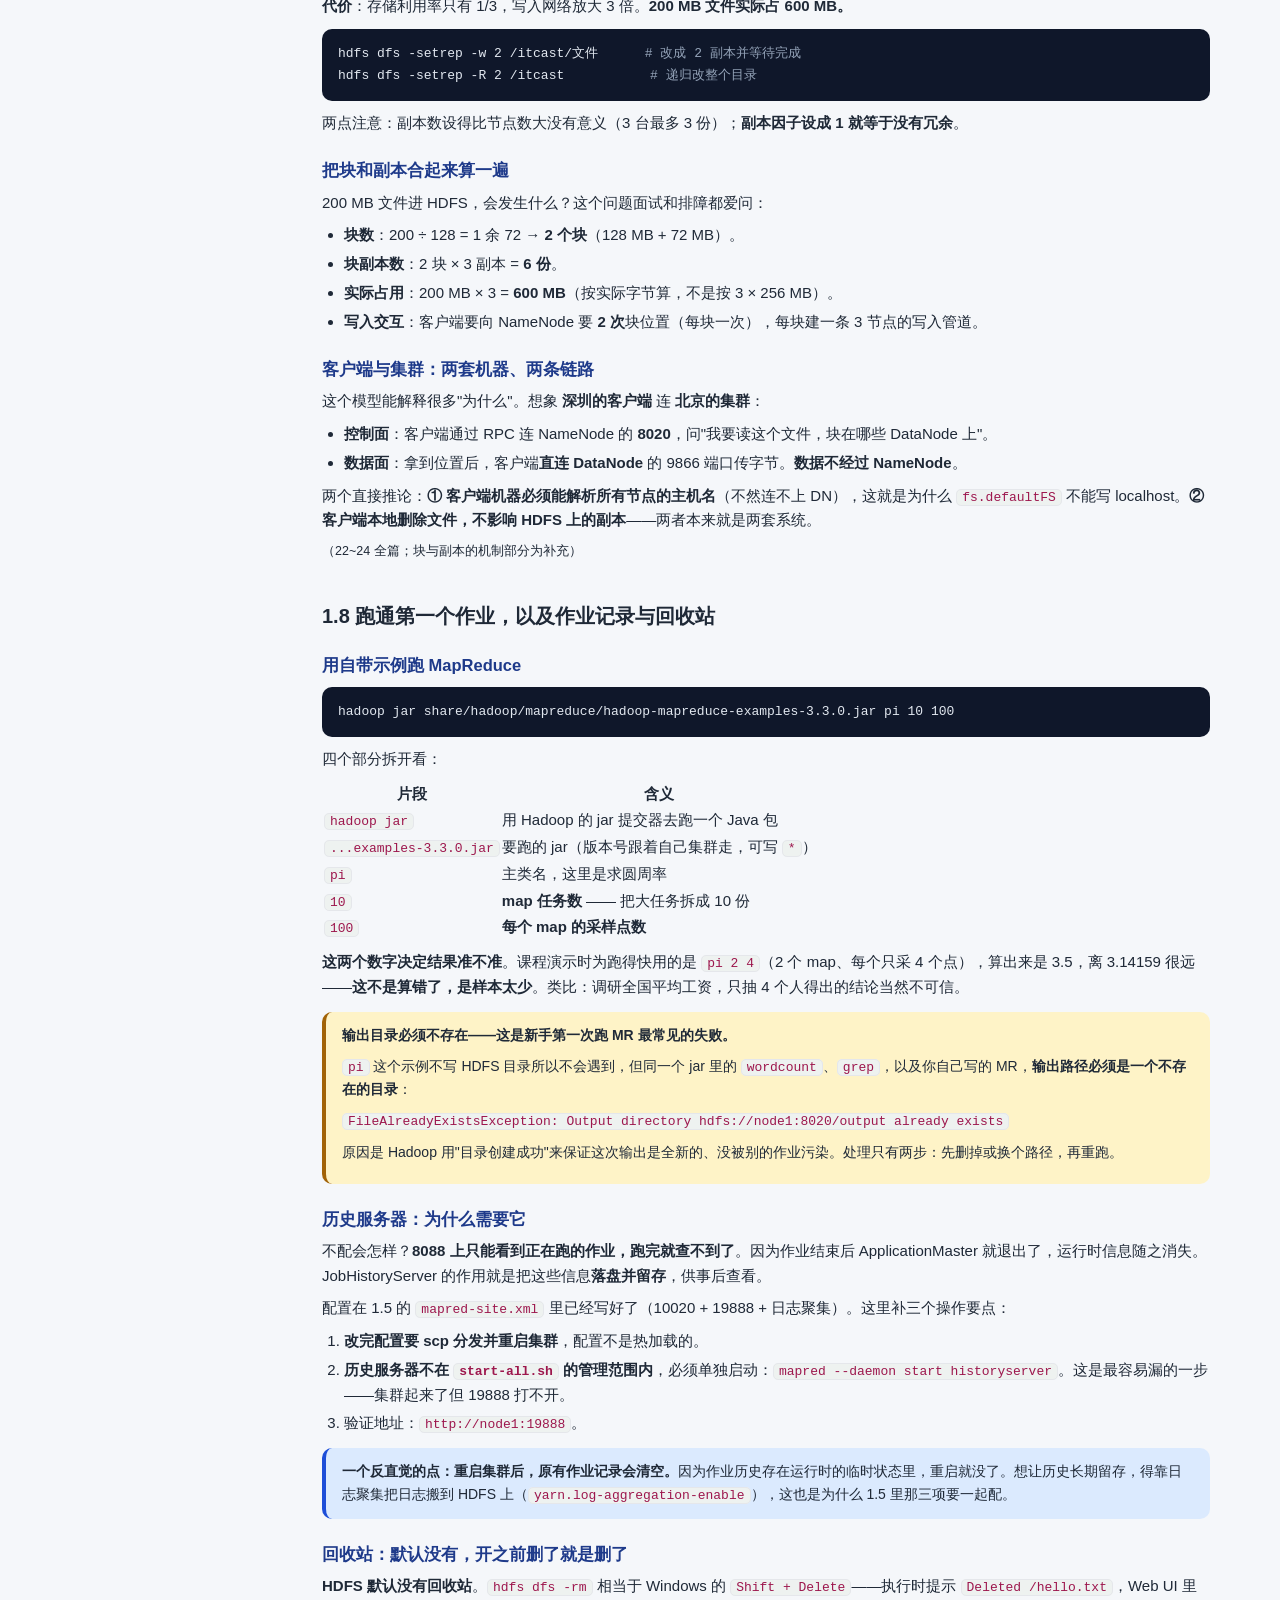
<file: ch01.html>
<!DOCTYPE html>
<html lang="zh-CN">
<head>
<meta charset="UTF-8">
<meta name="viewport" content="width=device-width, initial-scale=1.0">
<!-- ===== SECURITY-HARDENING 安全加固（勿删）：限制资源来源与外发，防点击劫持 ===== -->
<meta http-equiv="Content-Security-Policy" content="default-src 'self'; script-src 'self' 'unsafe-inline'; style-src 'self' 'unsafe-inline'; img-src 'self' data:; font-src 'self'; connect-src 'self'; media-src 'self'; object-src 'none'; base-uri 'none'; form-action 'none'; frame-src 'none'">
<meta name="referrer" content="strict-origin-when-cross-origin">
<script>
/* 防点击劫持：GitHub Pages 无法下发 X-Frame-Options，被第三方页面嵌套时自动跳出 */
(function () {
  if (window.top !== window.self) {
    try { window.top.location.href = window.self.location.href; }
    catch (e) { document.documentElement.innerHTML = ''; }
  }
})();
</script>
<!-- ===== SECURITY-HARDENING END ===== -->
<title>01 · Hadoop 基础与集群架构 — 大数据技术栈</title>
<link rel="stylesheet" href="assets/style.css">
</head>
<body data-page="c01">

<header class="topbar">
  <div class="container topbar-inner">
    <a href="index.html" class="logo">🐘 大数据<b>技术栈</b></a>
    <nav class="nav">
      <a href="index.html" data-nav="home">首页</a>
      <a href="ch01.html" data-nav="c01" class="active">第 01 章</a>
    </nav>
  </div>
</header>

<main class="container app" style="padding-top:20px;padding-bottom:48px">
  <div class="crumb"><a href="index.html">首页</a> / 第一阶段 · Hadoop / <b>01 · Hadoop 基础与集群架构</b></div>
  <div class="layout">

    <aside class="chapnav">
      <div class="cap">课程目录</div>
      <div class="grp">🐘 Hadoop 阶段</div>
      <a href="ch01.html" data-nav="c01" class="active"><span class="no">01</span>基础与集群架构 <span class="pg" data-chapter-progress="c01">0/8</span></a>
      <a href="ch02.html" data-nav="c02"><span class="no">02</span>HDFS 分布式存储 <span class="pg" data-chapter-progress="c02">0/9</span></a>
      <div class="grp">🐝 Hive 阶段</div>
      <a href="ch03.html" data-nav="c03"><span class="no">03</span>Hive 数仓构建 <span class="pg" data-chapter-progress="c03">0/8</span></a>
      <a href="ch04.html" data-nav="c04"><span class="no">04</span>Hive 基础知识 <span class="pg" data-chapter-progress="c04">0/10</span></a>
      <a href="ch05.html" data-nav="c05"><span class="no">05</span>Hive 查询操作 <span class="pg" data-chapter-progress="c05">0/9</span></a>
      <a href="ch06.html" data-nav="c06"><span class="no">06</span>Hive 高级查询 <span class="pg" data-chapter-progress="c06">0/8</span></a>
      <div class="grp">⚙️ 计算引擎</div>
      <a href="ch07.html" data-nav="c07"><span class="no">07</span>MapReduce 与 YARN <span class="pg" data-chapter-progress="c07">0/8</span></a>
      <div class="grp">🛡️ 高可用</div>
      <a href="ch08.html" data-nav="c08"><span class="no">08</span>ZooKeeper 与高可用 <span class="pg" data-chapter-progress="c08">0/8</span></a>
      <div class="grp">🚀 优化</div>
      <a href="ch09.html" data-nav="c09"><span class="no">09</span>Hive 存储压缩与优化 <span class="pg" data-chapter-progress="c09">0/9</span></a>
    </aside>

    <div class="appmain doc">

      <section class="hero compact">
        <span class="tag">第 08 天 · 27 个视频 · 4.1 小时</span>
        <h1>01 · Hadoop 基础与集群架构</h1>
        <p class="sub">这一章要解决三件事：看懂 Hadoop 的<b>架构图</b>、能在三台机器上<b>搭起一个集群</b>、跑通第一条数据链路。前四节是地图（不涉及操作），中间两节是动手，最后两节建立"数据在集群里怎么流动"的直觉。<b>如果你只想快速搭起来，至少先读 1.4 和 1.6</b>——那里有三台机器的角色分配和最常遇到的八个报错。</p>

        <div class="basis-note">
          <span class="bt">内容基准</span>
          <span class="bl">主体素材：Hadoop 实战课第 08 天（录制版本 <b>Hadoop 3.3.0</b>、JDK 1.8、CentOS 7 系）　·　2026-11 提炼</span>
          <span class="bl">需留意：<b>1.5 / 1.6</b> 涉及具体版本号、下载地址、配置文件路径，请以你实际安装的发行版为准；<b>1.1~1.4、1.7~1.8</b> 是架构与方法论，不受版本影响。原课有 2 个"回顾"视频已跳过。</span>
        </div>

        <div class="pwrap">
          <div class="progress"><div class="fill" data-progress-bar="c01"></div></div>
          <span class="plabel" data-progress-label="c01"></span>
        </div>
      </section>

      <!-- ============ 1.1 ============ -->
      <h2>1.1 Hadoop 是什么：两层含义，两件事</h2>

      <p>先说最容易含混的地方。<b>"Hadoop"这个词在日常对话里有两个所指</b>，混着用会让人误解你的水平。</p>

      <p><b>狭义的 Hadoop</b>：Apache 旗下一个用 Java 写的开源软件，它的全部使命就两件事——<b>海量数据存得下</b>、<b>海量数据算得动</b>。落到工程上，是三个组件：</p>

      <table>
        <thead><tr><th>组件</th><th>管什么</th><th>一句话理解</th></tr></thead>
        <tbody>
          <tr><td><b>HDFS</b></td><td>海量数据存储</td><td>把多台机器的硬盘"打通"，对外像一个盘</td></tr>
          <tr><td><b>MapReduce</b></td><td>海量数据计算</td><td>把一个大计算拆到多台机器上并行跑</td></tr>
          <tr><td><b>YARN</b></td><td>资源调度</td><td>多个任务抢 CPU/内存时，由它统一分配（2.0 之后才有）</td></tr>
        </tbody>
      </table>

      <p>YARN 单独说一句，因为初学者最容易把它当成"计算的"。<b>它本身不存数据，也不算数据</b>——它是个记账的。一个集群不可能只跑一个任务，任务来了要申请多少内存、多少 CPU，谁先谁后，得有本账。这本账就是 YARN。</p>

      <p><b>广义的 Hadoop</b>：围绕上面那三件套长出来的整个生态圈——Hive 做 SQL、HBase 做列存、Sqoop 搬数据、Flume 收日志、ZooKeeper 做协调、Spark/Flink 做更快的计算。</p>

      <div class="callout info"><b>面试和工作中说"Hadoop"，八成指广义。</b>有人说"我们用 Hadoop 做数仓"，那一定不是指那个 tar.gz，而是指 HDFS + Hive + YARN 这一整套。搞清楚这个区别，沟通时不会答错方向。</div>

      <p><b>为什么需要它？</b>一个具体量级：中国移动北京在 2016 年，单日数据量约 <b>2 TB</b>。单块硬盘装不下，换更贵的机器不划算，唯一的出路是<b>把一堆普通机器串起来</b>。这就是 Hadoop 的全部出发点——不是"技术先进"，是"便宜且能扩容"。</p>

      <p class="muted small">（02 · 00:59–05:03）</p>

      <!-- ============ 1.2 ============ -->
      <h2>1.2 发展史与版本演进：每一代补了哪个洞</h2>

      <h3>从"存不下"到 Google 的三篇论文</h3>

      <p>主角是 <b>Doug Cutting</b>，Hadoop 之父。他当时在 Yahoo 做搜索引擎，手上项目叫 <b>Nutch</b>——干的就是爬虫那套活：抓网页、落库、清洗、分类、供检索。</p>

      <p>然后撞上第一个瓶颈：<b>存不下</b>。爬到数十亿网页，而 2004/2005 年主流硬盘只有 40G / 80G，换超大型数据库也无解，项目卡了很久。</p>

      <p>转机是 Google 发表的一篇论文：<b>GFS（Google File System）</b>——把多台计算机串起来共同对外提供存储，数据切成一块一块、每台分担一部分。Cutting 据此写出了第一个组件 <b>HDFS</b>。</p>

      <p>第二个瓶颈：<b>算不动</b>。数据散在几十台机器上，怎么汇总、怎么分类？Google 第二篇论文 <b>MapReduce</b> 给了答案（分布式数据处理 + 超大型集群管理）。照此写出了 MapReduce。</p>

      <p>2006 年项目定名 Hadoop，2008 年整体捐给 <b>Apache 软件基金会</b>，成为顶级项目。</p>

      <p>第三篇论文 <b>BigTable</b> 是另一条支线：关系型数据库在海量数据下撑不住，Google 自研 BigTable，业界据此做出了 <b>HBase</b>。</p>

      <div class="callout ok"><b>这套组合拳面试问得非常多：</b>Hadoop 之父是 Doug Cutting；起源项目叫 Nutch；受 Google 三篇论文（GFS / MapReduce / BigTable）启发；2008 年归入 Apache。四个点，一个都别错。</div>

      <h3>版本演进：三代的差别只在"有没有 YARN"</h3>

      <p>这是本节最值钱的一条线。别看版本号唬人，骨架其实早就定型了：</p>

<pre class="code">Hadoop 1.x        HDFS（存储） + MapReduce（计算）            <span class="cm"># 两个组件</span>
Hadoop 2.x        HDFS（存储） + YARN（调度） + MapReduce      <span class="cm"># 三个组件</span>
Hadoop 3.x        HDFS + YARN + MapReduce                    <span class="cm"># 组件不变，只是优化</span></pre>

      <p><b>1.x 的病根在哪</b>：存储和计算是分开的两块，但"资源管理"没有独立出来，被<b>焊死在 MapReduce 内部</b>——谁跑任务谁自己管机器。后果是集群被绑死成"只能跑 MapReduce 的集群"。你想上 Spark、Impala、Flink，没有公共的地方申请资源，只能各建一套集群。</p>

      <p><b>2.x 怎么治的</b>：把"资源调度"从计算框架里剥出来，做成独立的一层 YARN。计算框架变成 YARN 上的<b>租户</b>，谁都可以来申请资源。这才让"一个物理集群跑多种计算引擎"成立——也是今天 Spark on YARN、Flink on YARN 的前提。</p>

      <p><b>3.x 改了什么</b>：讲者原话是"2.0 和 3.0 从底层架构来说只是做了一些性能优化，组件上没有什么太大变化"。所以别被版本号吓住，<b>三件套的骨架从 2.x 就定型了</b>。3.x 的具体增益在 1.3 详说。</p>

      <div class="callout info"><b>一句话记住三代：</b>只能存 → 能存能算 → 能存能算还能被多方共用。<b>判断一个集群是几代，看有没有 YARN 就够了。</b></div>

      <h3>发行版：为什么企业用的不是 Apache 版</h3>

      <p>能下载到的都叫"发行版"，分两大类：</p>

      <table>
        <thead><tr><th></th><th>Apache 社区版</th><th>商业版（CDH / HDP）</th></tr></thead>
        <tbody>
          <tr><td>迭代速度</td><td><b>快</b>，新特性先上</td><td>慢，求稳</td></tr>
          <tr><td>稳定性</td><td>一般</td><td><b>好</b>，经过厂商测试与打包</td></tr>
          <tr><td>跨版本兼容</td><td><b>差</b>：3 不一定兼容 2</td><td>好，下一版通常兼容上一版</td></tr>
          <tr><td>运维配套</td><td>自己拼</td><td>自带管理平台、监控、工单</td></tr>
          <tr><td>成本</td><td>完全免费</td><td>部分服务收费</td></tr>
        </tbody>
      </table>

      <p>两个名字要认准：<b>CDH</b>（Cloudera Distribution including Apache Hadoop）与 <b>HDP</b>（Hortonworks Data Platform）。<b>HDP 已被 Cloudera 收购</b>，现在是同一家公司的两条产品线。补一个事实：Doug Cutting 本人就在 Cloudera 任职，所以 CDH 可以认为是商业版里最正统的那一支。</p>

      <p><b>企业实际怎么选</b>：生产要稳、要有人兜底，所以商业版更常见；学习与验证用 Apache 版最快，能看到最原始的样子。这门课就是这个安排——基础阶段用 Apache <b>3.3.0</b>，到项目阶段再上商业版。</p>

      <div class="callout warn"><b>一条铁律：集群里所有节点的发行版与版本必须完全一致。</b>Apache 版跨大版本混用基本必炸（配置项名、jar 包结构都有差异）。别把 2.x 的配置往 3.x 上抄。</div>

      <p class="muted small">（03 全篇；05 · 00:13–04:37）</p>

      <!-- ============ 1.3 ============ -->
      <h2>1.3 三代架构：从"一个大脑"到"职责拆分"</h2>

      <p>1.2 讲的是版本编号，这一节讲<b>图上到底画了几个框</b>。看懂这三张演进的图，后面所有的角色、进程、报错才有归属。</p>

      <h3>Hadoop 1.x：JobTracker 一肩挑</h3>

<pre class="code">Hadoop 1.x
├── HDFS 集群（主从）
│   ├── NameNode           ×1    元数据（目录树 + 块映射），不存真实数据
│   ├── SecondaryNameNode  ×1    辅助合并 edits → fsimage，<span class="hl">不是备份</span>
│   └── DataNode           ×N    真实数据块，心跳 + 块汇报
└── MapReduce 集群（主从）
    ├── JobTracker         ×1    接任务 + 分任务 + 资源调度  ← <span class="hl">全集群唯一</span>
    └── TaskTracker        ×N    执行 JobTracker 派下来的 Task</pre>

      <p>JobTracker 干三件事：接收客户端作业、把作业拆成 Task 往下分、按任务需求分配 CPU/内存。问题也出在这里——<b>它一个人干了三份活，而且有且只有一个</b>。</p>

      <p>由此产生三个后果，正是后面每一代要解决的：</p>
      <ol>
        <li><b>单点故障</b>：JobTracker 挂了，整个集群无法再对外提供计算服务。</li>
        <li><b>职责过重</b>：资源调度和任务生命周期耦合在一个进程里，集群一大它就是瓶颈。</li>
        <li><b>只能跑 MapReduce</b>：资源被 MR 独占，别的计算框架进不来。</li>
      </ol>

      <h3>Hadoop 2.x：把"管资源"和"管任务"拆开</h3>

<pre class="code">Hadoop 2.x / 3.x
├── HDFS 集群（未改动）
│   ├── NameNode          ×1（HA 时 2；3.x 支持多 NN）
│   ├── SecondaryNameNode / Standby NameNode
│   └── DataNode          ×N
├── YARN 集群（主从）
│   ├── ResourceManager   ×1（HA 时 2）  只管全集群资源 + 接作业
│   ├── NodeManager       ×N            单机资源管理 + 拉起/监控 container
│   └── ApplicationMaster 每作业 1 个   该作业的"小 JobTracker"
└── MapReduce —— <span class="hl">不在架构图上</span>：客户端 jar + AM/Task 代码</pre>

      <p><b>JobTracker 的职责被拆到了哪</b>，这张表建议记住，画架构图和面试都用得上：</p>

      <table>
        <thead><tr><th>1.x 里 JobTracker 干的活</th><th>2.x 落到谁头上</th></tr></thead>
        <tbody>
          <tr><td>全集群资源管理与分配</td><td><b>ResourceManager</b></td></tr>
          <tr><td>接收作业、拆任务、调度单个作业</td><td><b>ApplicationMaster</b>（每个作业一个）</td></tr>
          <tr><td>在机器上启进程、监控任务</td><td><b>NodeManager</b> + container</td></tr>
          <tr><td>TaskTracker 本身</td><td>被 NodeManager + container 取代，不再有独立常驻角色</td></tr>
        </tbody>
      </table>

      <div class="callout warn"><b>"2.x 没有 MapReduce 集群了"是口头简化，别照着画图。</b>MapReduce 组件仍然存在，但它<b>不再是物理角色，而是逻辑角色 / 代码</b>。提交一个 MR 作业，是把 jar 交给 ResourceManager，RM 调度给 NodeManager 去跑。所以架构图上不要给 MapReduce 画第三个框、也不要画它的常驻进程——这个错误非常常见。</div>

      <h3>Hadoop 3.x：架构没变，补的是"单点"和"效率"</h3>

      <p>2.x 拆掉了 JobTracker 这个单点，但<b>NameNode 还是单点</b>——"NameNode 坏了 HDFS 就坏了"。3.x 从这一层往下补。架构组成和 2.x 完全一样，改的是这些：</p>

      <table>
        <thead><tr><th>3.x 的变化</th><th>解决什么问题</th></tr></thead>
        <tbody>
          <tr><td>多 NameNode 支持</td><td>NN 单点：从"一个 NN"变成可多 NN</td></tr>
          <tr><td>EC 纠删码（Erasure Coding）</td><td>三副本存储开销大：用校验块换空间</td></tr>
          <tr><td>多个 ResourceManager</td><td>RM 单点：做主备 HA</td></tr>
          <tr><td>MapReduce 本地化优化、内存参数自动推断</td><td>减少网络传输、免去手调内存</td></tr>
          <tr><td>YARN Timeline Service V2、队列配置增强</td><td>作业历史查询、多租户队列管理</td></tr>
        </tbody>
      </table>

      <div class="callout warn"><b>两个特别容易混的点，面试爱考：</b>
        <p>① <b>多 NameNode ≠ 联邦（Federation）</b>。3.x 的"多 NN"同时服务于两种场景——<b>HA</b>（2 个 NN 主备，同一份命名空间）和 <b>Federation</b>（多个 NN 各管独立命名空间）。课程只说了"支持多个 NameNode"，没区分这两者。</p>
        <p>② <b>多 ResourceManager 不是 3.x 独有</b>。讲 2.x 的 YARN 时就已经说"RM 可以有多个，将来做高可用"。</p>
      </div>

      <p class="muted small">（06 全篇；07 · 00:50–11:05）</p>

      <!-- ============ 1.4 ============ -->
      <h2>1.4 集群角色与部署：三台机器怎么分</h2>

      <h3>先记住一句话：只有两个集群</h3>

      <div class="callout ok"><b>HDFS 集群 + YARN 集群，就这两个。</b>两者<b>逻辑上分离</b>（画图是两个独立的框，互不依赖、互不影响），<b>物理上在一起</b>（机器不够时，NameNode 和 ResourceManager 装同一台，DataNode 和 NodeManager 装同一台）。</div>

      <p>这句话解释了一个常见困惑：为什么架构图上是两个框，<code class="inline">jps</code> 出来的进程却混在同一台机器上。因为图讲的是<b>逻辑职责</b>，部署讲的是<b>物理位置</b>，两者不必一致。</p>

      <h3>角色总表：谁管什么，挂了会怎样</h3>

      <table>
        <thead><tr><th>角色</th><th>进程名</th><th>职责</th><th>通常几个</th><th>挂了会怎样</th></tr></thead>
        <tbody>
          <tr><td>NameNode</td><td><code class="inline">NameNode</code></td><td>管理元数据（目录树、块→DN 映射），不存真实数据</td><td>1（HA 时 2）</td><td>HDFS 整体不可用：<b>读写全停</b>（数据块还在 DN 上，但没人知道怎么拼）</td></tr>
          <tr><td>DataNode</td><td><code class="inline">DataNode</code></td><td>存真实数据块，定期向 NN 发心跳、汇报块列表</td><td>每台工作机 1 个</td><td>单台挂由副本兜底；<b>同时挂掉的数量超过副本数才丢块</b></td></tr>
          <tr><td>SecondaryNameNode</td><td><code class="inline">SecondaryNameNode</code></td><td>辅助合并 edits 到 fsimage，做检查点</td><td>1（<b>必须与 NN 分机</b>）</td><td>不影响集群运行，只影响检查点；<b>不能顶替 NN</b></td></tr>
          <tr><td>ResourceManager</td><td><code class="inline">ResourceManager</code></td><td>全集群资源管理、接收作业、分配 container</td><td>1（HA 时 2）</td><td>YARN 不可用：新作业提交不了</td></tr>
          <tr><td>NodeManager</td><td><code class="inline">NodeManager</code></td><td>单机 CPU/内存管理，按 RM 指令拉起并监控 container</td><td>每台工作机 1 个</td><td>该机器上的任务失败、资源被摘出池；<b>HDFS 侧不受影响</b></td></tr>
          <tr><td>ApplicationMaster</td><td><code class="inline">MRAppMaster</code> 等</td><td>单个作业的调度：向 RM 申请资源、与 NM 协商起 container、监控 Task</td><td>每作业 1 个</td><td>该作业失败，RM 会重新拉起 AM</td></tr>
        </tbody>
      </table>

      <div class="callout warn"><b>SecondaryNameNode 这个名字骗了很多人。</b>它<b>不是</b> NN 的备机，也<b>不</b>负责备份。它是个"助手"，定期把 NN 的编辑日志（edits）合并进镜像（fsimage），减轻 NN 启动时的压力。只有特别紧急时才拿它恢复数据，而且<b>会丢一部分</b>。真正的 NN 热备叫 Standby NameNode（HA 方案）。</div>

      <h3>三台机器怎么分（经典面试题）</h3>

      <p>题目：给你 3 台机器，画出 Hadoop 架构图并说明每台跑哪些角色。</p>

      <table>
        <thead><tr><th>机器</th><th>部署的角色</th><th>数量</th><th>理由</th></tr></thead>
        <tbody>
          <tr><td><b>node1</b></td><td>NameNode + ResourceManager + DataNode + NodeManager</td><td>4</td><td>两个"主"放一起省机器；工作角色每台都有</td></tr>
          <tr><td><b>node2</b></td><td>SecondaryNameNode + DataNode + NodeManager</td><td>3</td><td><b>SNN 必须与 NN 分机</b>：两者都吃内存</td></tr>
          <tr><td><b>node3</b></td><td>DataNode + NodeManager</td><td>2</td><td>纯工作节点，提供存储 + 算力</td></tr>
        </tbody>
      </table>

      <p>三台合计 <b>9 个进程</b>。这个数字后面会用到——1.6 讲排错时，<code class="inline">jps</code> 的输出就是拿它比对。</p>

      <p><b>为什么 SNN 必须和 NN 分开？</b>两个都吃内存、都在管元数据。放一台机器上，内存很快耗光；机器一挂，元数据全没，整个集群直接瘫痪。NN 是集群的核心，不能和它的助手绑在一条船上。</p>

      <h3>四种部署方式：怎么判断、什么时候够用</h3>

      <table>
        <thead><tr><th>模式</th><th>机器数</th><th>怎么判断</th><th>用在哪</th></tr></thead>
        <tbody>
          <tr><td>本地模式</td><td>1</td><td><code class="inline">jps</code> 看不到 NameNode/DataNode 等守护进程，读写的是本地文件系统</td><td>调 MR 代码逻辑、跑小数据、入门 demo</td></tr>
          <tr><td>伪分布式</td><td>1</td><td><code class="inline">jps</code> <b>能看到</b> NameNode/DataNode/RM/NM</td><td>学配置、验证 HDFS 与 YARN 行为、单机联调</td></tr>
          <tr><td>完全分布式</td><td>≥3</td><td>角色分布在多台主机，走真实网络</td><td><b>课程重点 + 生产环境</b></td></tr>
          <tr><td>HA 高可用</td><td>集群 + 冗余</td><td>NameNode 2 个、RM 2 个，存在主备切换</td><td>生产必备：一台故障不影响集群</td></tr>
        </tbody>
      </table>

      <div class="callout info"><b>什么时候伪分布式就够？</b>只在一台机器上、只为跑通流程或验证配置时够用。一旦要验证多节点、数据本地性、副本分布、HA 切换、性能，就必须上完全分布式——<b>伪分布式根本模拟不出来</b>，因为它只有一个 DataNode，"副本放三台机器"这件事在它身上不存在。</div>

      <p><b>装哪个包</b>：源码包（src）需要自己编译，流程复杂；编译好的 binary 包直接装。课程用后者，版本 <b>Hadoop 3.3.0</b>。面试常问"你们用的什么版本"，对版本号要有概念。</p>

      <p class="muted small">（08 全篇；09 · 00:14–02:38；10 · 00:11–04:08）</p>

      <!-- ============ 1.5 ============ -->
      <h2>1.5 环境准备与四个核心配置</h2>

      <p>前面四节都是地图。从这里开始动手。先说清楚<b>动手之前的四个前提</b>，缺一个后面都会卡：</p>

      <ol>
        <li><b>三台机器，主机名 node1 / node2 / node3</b>，且每台的 <code class="inline">/etc/hosts</code> 里有另外两台的名字映射。<b>这一步不做，后面所有"写主机名"的配置都会失败。</b></li>
        <li><b>SSH 免密登录</b>：node1 能免密 ssh 到 node2/node3。因为 <code class="inline">start-dfs.sh</code> 的原理就是 ssh 到 workers 名单里的每台机器去拉进程。</li>
        <li><b>JDK 1.8 装好</b>，<code class="inline">java -version</code> 有输出。</li>
        <li><b>防火墙与 SELinux 关闭</b>（学习环境），否则 9870 / 8088 页面打不开。</li>
      </ol>

      <h3>要改的六个文件</h3>

      <p>全部在 <code class="inline">$HADOOP_HOME/etc/hadoop</code> 下：</p>

      <table>
        <thead><tr><th>文件</th><th>管什么</th><th>本节改什么</th></tr></thead>
        <tbody>
          <tr><td><code class="inline">hadoop-env.sh</code></td><td>Hadoop 自己的环境变量</td><td>JAVA_HOME + 5 个启动用户</td></tr>
          <tr><td><code class="inline">core-site.xml</code></td><td><b>全局/核心配置</b>（面试常问"哪个是核心文件"，答案是它）</td><td>文件系统入口、临时目录</td></tr>
          <tr><td><code class="inline">hdfs-site.xml</code></td><td>HDFS 专属</td><td>SecondaryNameNode 放哪</td></tr>
          <tr><td><code class="inline">mapred-site.xml</code></td><td>MapReduce 专属</td><td>跑在 YARN 上、历史服务器</td></tr>
          <tr><td><code class="inline">yarn-site.xml</code></td><td>YARN 专属</td><td>RM 在哪、shuffle、日志聚集</td></tr>
          <tr><td><code class="inline">workers</code></td><td>集群有哪几台</td><td>三台主机名</td></tr>
        </tbody>
      </table>

      <div class="callout warn"><b>配置的逻辑是"只在 node1 改，改完 scp 覆盖过去"。</b>所以 node1 改错 = 三台全错 = 集群起不来。反过来也有好处：看到"三台同时少同一个进程"，第一反应就该是配置错了，而不是一台台去修。</div>

      <h3>① hadoop-env.sh：告诉 Hadoop JDK 在哪</h3>

      <p>在文件<b>末尾追加</b>（不是在开头改注释）：</p>

<pre class="code"><span class="kw">export</span> JAVA_HOME=/export/server/jdk1.8.0_241

<span class="cm"># 3.x 起强制要求：启停脚本会 ssh 到各节点执行命令，必须显式声明用哪个用户跑</span>
<span class="kw">export</span> HDFS_NAMENODE_USER=root
<span class="kw">export</span> HDFS_DATANODE_USER=root
<span class="kw">export</span> HDFS_SECONDARYNAMENODE_USER=root
<span class="kw">export</span> YARN_RESOURCEMANAGER_USER=root
<span class="kw">export</span> YARN_NODEMANAGER_USER=root</pre>

      <p><b>两处容易错</b>：<code class="inline">JAVA_HOME</code> 要写<b>绝对路径</b>，不要写 <code class="inline">$JAVA_HOME</code>——脚本执行时机可能拿不到你 profile 里导出的值，报 <code class="inline">JAVA_HOME is not set</code>。另外那 5 个 USER 是 3.x 才强制的，2.x 教程里没有，照抄 2.x 会漏。</p>

      <h3>② core-site.xml：两个改错就要命的属性</h3>

<pre class="code">&lt;configuration&gt;
    &lt;property&gt;
        &lt;name&gt;fs.defaultFS&lt;/name&gt;
        &lt;value&gt;hdfs://node1:8020&lt;/value&gt;
    &lt;/property&gt;
    &lt;property&gt;
        &lt;name&gt;hadoop.tmp.dir&lt;/name&gt;
        &lt;value&gt;/export/data/hadoop-3.3.0&lt;/value&gt;
    &lt;/property&gt;
    &lt;property&gt;
        &lt;name&gt;hadoop.http.staticuser.user&lt;/name&gt;
        &lt;value&gt;root&lt;/value&gt;
    &lt;/property&gt;
&lt;/configuration&gt;</pre>

      <p><b><code class="inline">fs.defaultFS</code> 为什么必须写主机名而不是 localhost？</b></p>
      <p>这是整个 Hadoop 的文件系统入口，客户端（<code class="inline">hdfs dfs -put</code>、Java API、Hive）全靠它找集群。<b>关键在于：这个值会被写进 NameNode 返回给客户端的元数据里。</b>你写 <code class="inline">localhost</code>，客户端就会去连<b>它自己</b>的 8020——在 node2 上执行命令直接 <code class="inline">Connection refused</code>。写 <code class="inline">127.0.0.1</code> 同理。</p>

      <div class="callout warn"><b><code class="inline">hadoop.tmp.dir</code> 不配会怎样？</b>它是 Hadoop 的本地工作目录，NameNode 的 <code class="inline">fsimage</code>/<code class="inline">edits</code>、DataNode 的数据块默认都往这下面放。<b>不配就落在 <code class="inline">/tmp</code> 下，而 <code class="inline">/tmp</code> 会被系统定期清理</b>（常见 30 天），一旦被清，NameNode 元数据全丢 = 集群数据全没。<b>这是"跑了两天突然起不来"的头号原因。</b>目录不用手动建，第一次 format 会自动生成。</div>

      <h3>③ hdfs-site.xml：只改一个，SNN 在哪</h3>

<pre class="code">&lt;configuration&gt;
    &lt;property&gt;
        &lt;name&gt;dfs.namenode.secondary.http-address&lt;/name&gt;
        &lt;value&gt;node2:9868&lt;/value&gt;
    &lt;/property&gt;
&lt;/configuration&gt;</pre>

      <p>NameNode 在 node1（由 <code class="inline">fs.defaultFS</code> 决定），SecondaryNameNode 放 node2。<b>SNN 必须独立一台机器</b>——两者都吃内存，放一起既抢资源又失去容错意义。</p>
      <p>注意 <code class="inline">dfs.replication</code>（副本数）这里<b>没配</b>，因为默认就是 3，而我们正好 3 台机器。</p>

      <h3>④ mapred-site.xml：三个最容易漏的 HADOOP_MAPRED_HOME</h3>

<pre class="code">&lt;configuration&gt;
    &lt;property&gt;
        &lt;name&gt;mapreduce.framework.name&lt;/name&gt;
        &lt;value&gt;yarn&lt;/value&gt;
    &lt;/property&gt;
    &lt;property&gt;
        &lt;name&gt;mapreduce.jobhistory.address&lt;/name&gt;
        &lt;value&gt;node1:10020&lt;/value&gt;
    &lt;/property&gt;
    &lt;property&gt;
        &lt;name&gt;mapreduce.jobhistory.webapp.address&lt;/name&gt;
        &lt;value&gt;node1:19888&lt;/value&gt;
    &lt;/property&gt;
    &lt;property&gt;
        &lt;name&gt;yarn.app.mapreduce.am.env&lt;/name&gt;
        &lt;value&gt;HADOOP_MAPRED_HOME=/export/server/hadoop-3.3.0&lt;/value&gt;
    &lt;/property&gt;
    &lt;property&gt;
        &lt;name&gt;mapreduce.map.env&lt;/name&gt;
        &lt;value&gt;HADOOP_MAPRED_HOME=/export/server/hadoop-3.3.0&lt;/value&gt;
    &lt;/property&gt;
    &lt;property&gt;
        &lt;name&gt;mapreduce.reduce.env&lt;/name&gt;
        &lt;value&gt;HADOOP_MAPRED_HOME=/export/server/hadoop-3.3.0&lt;/value&gt;
    &lt;/property&gt;
&lt;/configuration&gt;</pre>

      <p><b><code class="inline">mapreduce.framework.name=yarn</code></b> 决定任务提交给谁。默认是 <code class="inline">local</code>，也就是单机跑，跟集群没关系——<b>忘了改这个，你会发现"作业能跑但 8088 上看不到"</b>。</p>

      <p><b>两个历史服务器端口别混</b>：<code class="inline">10020</code> 是内部 RPC（客户端和 AM 写作业历史用），<code class="inline">19888</code> 是给人看的 Web UI。</p>

      <div class="callout warn"><b>最后三组 <code class="inline">HADOOP_MAPRED_HOME</code> 是最容易漏的。</b>YARN 拉起的容器里<b>没有你的环境变量</b>，必须显式告诉它 Hadoop 装在哪，否则任务直接失败，报 <code class="inline">HADOOP_MAPRED_HOME is not set</code>。这三行在 2.x 教程里通常没有，是 3.x 加上去的。</div>

      <h3>⑤ yarn-site.xml：RM 在哪，以及为什么必须开 shuffle</h3>

<pre class="code">&lt;configuration&gt;
    &lt;property&gt;
        &lt;name&gt;yarn.resourcemanager.hostname&lt;/name&gt;
        &lt;value&gt;node1&lt;/value&gt;
    &lt;/property&gt;
    &lt;property&gt;
        &lt;name&gt;yarn.nodemanager.aux-services&lt;/name&gt;
        &lt;value&gt;mapreduce_shuffle&lt;/value&gt;
    &lt;/property&gt;
    &lt;property&gt;
        &lt;name&gt;yarn.log-aggregation-enable&lt;/name&gt;
        &lt;value&gt;true&lt;/value&gt;
    &lt;/property&gt;
    &lt;property&gt;
        &lt;name&gt;yarn.log.server.url&lt;/name&gt;
        &lt;value&gt;http://node1:19888/jobhistory/logs&lt;/value&gt;
    &lt;/property&gt;
    &lt;property&gt;
        &lt;name&gt;yarn.log-aggregation.retain-seconds&lt;/name&gt;
        &lt;value&gt;604800&lt;/value&gt;
    &lt;/property&gt;
&lt;/configuration&gt;</pre>

      <p><b><code class="inline">aux-services=mapreduce_shuffle</code> 不配，MR 任务直接失败</b>——Reduce 阶段要靠 NodeManager 上的 shuffle 服务去拉 map 的输出。</p>
      <p><b>日志聚集那三项要一起配</b>：不开 <code class="inline">log-aggregation-enable</code>，19888 上点进去看不到日志；<code class="inline">604800</code> 秒 = 7 天，过期自动清。</p>

      <h3>⑥ workers：这份名单就是集群的边界</h3>

<pre class="code">node1
node2
node3</pre>

      <p><b>三件事，每件都能让集群起不来</b>：</p>
      <ul>
        <li><b>3.x 叫 <code class="inline">workers</code>，2.x 叫 <code class="inline">slaves</code></b>。网上大量 2.x 教程写 <code class="inline">slaves</code>，在 3.3.0 里照抄会找不到文件。</li>
        <li><b>默认内容是 <code class="inline">localhost</code>，必须删掉</b>。留着就是"只有本机一个节点"，等于单机模式——<code class="inline">start-dfs.sh</code> 只会起 node1 的进程。</li>
        <li><b>一行一个主机名</b>，不要 IP、不要逗号。</li>
      </ul>

      <p><b>同步到另外两台</b>（这步不做等于白配）：</p>

<pre class="code"><span class="kw">cd</span> /export/server
scp -r hadoop-3.3.0 node2:<span class="hl">$PWD</span>
scp -r hadoop-3.3.0 node3:<span class="hl">$PWD</span>

<span class="cm"># 抽查三台是否一致</span>
<span class="kw">for</span> h <span class="kw">in</span> node1 node2 node3; <span class="kw">do</span> <span class="kw">echo</span> <span class="st">"== $h"</span>; <span class="kw">ssh</span> $h <span class="st">"cat /export/server/hadoop-3.3.0/etc/hadoop/workers"</span>; <span class="kw">done</span></pre>

      <p><code class="inline">hadoop-3.3.0</code> 后面<b>不要加斜杠</b>，加了会把目录里的内容散到目标目录。<code class="inline">$PWD</code> 是"当前路径"，等价于写全 <code class="inline">node2:/export/server</code>，好处是路径不会抄错。</p>

      <p class="muted small">（11~15 全篇）</p>

      <!-- ============ 1.6 ============ -->
      <h2>1.6 启动与排错：jps 是你的第一双眼睛</h2>

      <h3>format：只做一次，只在一台机器上做</h3>

<pre class="code">hdfs namenode -format</pre>

      <p>为什么必须先 format？因为数据目录根本还不存在。这条命令做的事是：<b>在 NameNode 上初始化元数据目录</b>（建 <code class="inline">dfs/name</code>，写入初始的 <code class="inline">fsimage</code> 和 <code class="inline">clusterID</code>）。</p>

      <p>判断成功的三个信号：末尾有 <code class="inline">Storage directory ... has been successfully formatted</code>、退出码是 0、<code class="inline">dfs/name</code> 目录被创建出来了。</p>

      <div class="callout warn"><b>这条命令在生产环境执行完应该被拉出去。</b>它相当于把放元数据的目录清掉——元数据没了，HDFS 里存的所有文件就都找不回来了（数据块还在 DataNode 磁盘上，但没人知道它们拼起来是什么文件）。</div>

      <p><b>重复 format 到底会发生什么</b>，这是新手最常废掉集群的操作，机制值得看清：</p>
      <ol>
        <li>第二次 format 重新生成 <code class="inline">dfs/name</code>，写了一个<b>全新的 clusterID</b>。</li>
        <li>但 <code class="inline">dfs/data/current/VERSION</code> 里还留着第一次的 clusterID，<b>DataNode 的数据没被清过</b>。</li>
        <li>启动 DataNode 时它拿自己的 clusterID 去比对 NameNode 的，对不上，拒绝加入：<code class="inline">Incompatible clusterIDs</code>。</li>
        <li>结果是 <b>NameNode 起得来、DataNode 全起不来</b>——<code class="inline">jps</code> 里只有 NameNode，9870 页面 <code class="inline">Live Nodes</code> 为 0，HDFS 处于"能看不能存"的状态。</li>
      </ol>

      <p><b>想重来的正确姿势</b>（顺序不能反）：</p>

<pre class="code">stop-all.sh                          <span class="cm"># 1. 先全停，别带着半死进程删文件</span>
jps                                  <span class="cm"># 2. 三台都确认没有残留进程，有就 kill</span>
<span class="kw">rm</span> -rf /export/data/hadoop-3.3.0/dfs        <span class="cm"># 3. node1 删整个 dfs</span>
<span class="kw">rm</span> -rf /export/data/hadoop-3.3.0/dfs/data   <span class="cm">#    node2/node3 删 data</span>
<span class="kw">rm</span> -rf $HADOOP_HOME/logs                    <span class="cm"># 4. ★ 连 logs 一起删</span>
hdfs namenode -format                       <span class="cm"># 5. 回 node1 重新 format，只做一次</span></pre>

      <div class="callout info"><b>为什么必须连 <code class="inline">logs</code> 一起删？</b>日志是<b>追加写</b>的。你重来一遍之后去 <code class="inline">tail</code> 日志，看到的第一屏很可能还是上次失败的旧报错（比如那个已经修好的 clusterID 不一致），于是你去修一个根本不存在的问题，越修越乱。<b>删掉 = 保证这次启动的日志只属于这次。</b>这是最容易漏的一步。</div>

      <h3>启动：三种方式，按场景选</h3>

<pre class="code">start-all.sh                              <span class="cm"># 一次性全起（学习期最常用）</span>
start-dfs.sh &amp;&amp; start-yarn.sh              <span class="cm"># 分开起（推荐：出问题好定位）</span>
hdfs --daemon start datanode              <span class="cm"># 单独起某一个（排错时用这个）</span></pre>

      <p>启动过程中终端会刷一堆 <code class="inline">starting namenode, logging to ...</code>，这<b>不是报错</b>。真正的错误会带 <code class="inline">ERROR</code> 字样或异常堆栈。</p>

      <h3>jps 自检：这个集群到底该有几个进程</h3>

      <p><code class="inline">jps</code> 就是"看当前机器的 Java 进程"。Hadoop 每个组件都是一个 JVM 进程，所以它是最快、不依赖任何页面和配置的自检手段。<b>三台各敲一次，对着这张表看</b>：</p>

      <table>
        <thead><tr><th>机器</th><th>该有的进程</th><th>个数</th></tr></thead>
        <tbody>
          <tr><td><b>node1</b></td><td><code class="inline">NameNode</code>、<code class="inline">DataNode</code>、<code class="inline">ResourceManager</code>、<code class="inline">NodeManager</code></td><td>4</td></tr>
          <tr><td><b>node2</b></td><td><code class="inline">SecondaryNameNode</code>、<code class="inline">DataNode</code>、<code class="inline">NodeManager</code></td><td>3</td></tr>
          <tr><td><b>node3</b></td><td><code class="inline">DataNode</code>、<code class="inline">NodeManager</code></td><td>2</td></tr>
          <tr><td><b>合计</b></td><td></td><td><b>9</b></td></tr>
        </tbody>
      </table>

      <p>口诀：<b>NameNode 只在 node1、SecondaryNameNode 只在 node2、ResourceManager 只在 node1；DataNode 和 NodeManager 每台都有。</b>另外每台的 <code class="inline">jps</code> 输出里会多一行 <code class="inline">Jps</code> 自己，属正常。</p>

      <h3>排错：先分层，再看关键字</h3>

      <p>老师给的不是"报错大全"，而是一条<b>固定路径</b>。记住这条，任何启动失败都能走下去：</p>

<pre class="code">① 终端启动输出里有没有 ERROR？
   ├── 有 → 它通常已经把「哪个文件、第几行」打出来了，直接去改配置
   └── 没有 → 往下
② jps 少哪个进程？
   ├── 缺 → ③
   └── 不缺但页面打不开 → 查端口 / 防火墙 / hosts
③ 手工单独启那一个进程（hdfs --daemon start xxx），看它自己报什么
   ├── 起来了 → 集群级脚本问题（workers 文件 / ssh 免密）
   └── 起不来 → ④
④ 去 $HADOOP_HOME/logs/ 看「和它同名」的日志</pre>

      <p>第 ④ 步的对应关系：<b>哪个服务起不来就看哪个日志，日志文件名里带服务名</b>。比如 node2 的 DataNode 没起来，就看 <code class="inline">hadoop-hdfs-datanode-node2.log</code>。看的时候<b>先看 <code class="inline">.log</code> 的尾部</b>——最新的错误在最后。<code class="inline">.out</code> 是标准输出，<code class="inline">.log.1</code> 是滚动的历史文件。</p>

      <h3>八个最常见的报错</h3>

      <p>按"现象 → 原因 → 解法"整理。括号里是判据关键字，<b>看到这几个词就该往那个方向想</b>。</p>

      <div class="callout warn"><b>E1 · 启动到 SecondaryNameNode 时抛 <code class="inline">SAXParseException</code></b>
        <p>现象：NameNode、DataNode 看着都正常启动了，到 SNN 那一步突然炸，报 <code class="inline">error parsing conf core-site.xml</code> + <code class="inline">lineNumber: 38</code> + <code class="inline">must be terminated by the matching end-tag</code>。</p>
        <p>原因：XML 少了一个闭合标签。而 NameNode 恰好没读那个属性所以没报，SNN 读到了才炸——<b>所以"前半段没报错"不代表配置对</b>。</p>
        <p>解法：<b>别只看报的第 38 行，真正的错在它上面几行</b>。改完先 <code class="inline">stop-dfs.sh</code> 再 <code class="inline">start-dfs.sh</code>（不能只重启失败的那个）。</p>
        <p>自查捷径（视频没讲，但这招比启集群快得多）：<code class="inline">python3 -c "import xml.dom.minidom; xml.dom.minidom.parse('core-site.xml')"</code>，不报错就是格式对。</p>
      </div>

      <div class="callout warn"><b>E2 · 某个进程就是没起来，但终端不报错</b>
        <p>原因分三类：配置项错、端口冲突、依赖的上游没起来。</p>
        <p>解法：手工启一次让错误暴露在自己眼前——<code class="inline">hdfs --daemon start datanode</code>，然后看日志。</p>
        <p>判据：日志里出现 <code class="inline">Retrying connect to server: node1:8020</code> 或 <code class="inline">Connection refused</code>，说明它在连 NameNode 时失败，<b>问题不在 DataNode 本身</b>。处理顺序：node1 上 <code class="inline">jps</code> 有没有 NameNode → 没有就查 NameNode 日志 → 有就 <code class="inline">telnet node1 8020</code> 试端口。</p>
      </div>

      <div class="callout warn"><b>E3 · 某台报 <code class="inline">JAVA_HOME is not set</code></b>
        <p>原因：环境变量只在第一台配了。<b>安装包只传第一台是对的，但环境变量必须每台都配</b>——配置文件可以 scp 分发，环境变量不会跟着走。</p>
        <p>判据：那台机器敲 <code class="inline">jps</code> 只有一行 <code class="inline">Jps</code>，说明 JVM 都找不到。</p>
      </div>

      <div class="callout warn"><b>E4 · <code class="inline">Permission denied</code></b>
        <p>原因：HDFS 也有 POSIX 权限，普通用户往 <code class="inline">/</code>（owner 是启动 NameNode 的用户）下写会被拒。</p>
        <p>解法：写到自己的家目录 <code class="inline">hdfs dfs -mkdir -p /user/$(whoami)</code>，或学习环境直接 <code class="inline">-chmod -R 777</code>。</p>
        <p>判据：报错里有 <code class="inline">user=xxx, access=WRITE, inode="/":hadoop:supergroup:drwxr-xr-x</code>，冒号后面就是当前 owner 和权限。</p>
      </div>

      <div class="callout warn"><b>E5 · <code class="inline">NameNode is not formatted</code></b>
        <p>原因：压根没 format 就启动了，<code class="inline">dfs/name</code> 目录不存在。</p>
        <p>解法：回上一节 format。注意——<b>如果集群跑起来过、有数据了，就别再 format</b>。</p>
      </div>

      <div class="callout warn"><b>E6 · 三台全缺 DataNode，报 <code class="inline">Incompatible clusterIDs</code></b>
        <p>原因：重复 format 了。见本节开头的机制说明。</p>
        <p>解法：停集群 → 删 <code class="inline">dfs</code> <b>和 <code class="inline">logs</code></b> → 重新 format 一次。</p>
      </div>

      <div class="callout warn"><b>E7 · 进程全在，但 9870 打不开</b>
        <p>三个可能：防火墙没关、<code class="inline">hosts</code> 没配（用主机名访问时解析不到）、<b>看的是旧端口 50070</b>（Hadoop 2.x 的端口，3.x 改成了 9870）。</p>
      </div>

      <div class="callout warn"><b>E8 · 作业能跑，但 8088 上看不到</b>
        <p>原因：<code class="inline">mapreduce.framework.name</code> 没改成 <code class="inline">yarn</code>，还是默认的 <code class="inline">local</code>。作业在单机上跑完了，YARN 根本不知道有这回事。</p>
      </div>

      <p class="muted small">（16~19 全篇）</p>
      <!-- ============ 1.7 ============ -->
      <h2>1.7 HDFS 初体验：块、副本、客户端</h2>

      <h3>三个端口，各管一件事</h3>

      <table>
        <thead><tr><th>端口</th><th>是什么</th><th>什么时候用它</th></tr></thead>
        <tbody>
          <tr><td><b>9870</b></td><td>NameNode 的 Web UI</td><td>看文件系统、块分布、Live Nodes 数量</td></tr>
          <tr><td><b>8088</b></td><td>ResourceManager 的 Web UI</td><td>看作业列表、状态、日志入口</td></tr>
          <tr><td><b>8020</b></td><td>NameNode 的 RPC 端口</td><td><b>不是给人看的</b>，客户端连它拿元数据</td></tr>
        </tbody>
      </table>

      <p>先把三个端口分清，能省掉一半的"页面打不开"困惑——<b>9870 是 HDFS 的门面，8088 是 YARN 的门面，8020 是程序用的</b>。</p>

      <h3>五个骨架命令</h3>

<pre class="code">hdfs dfs -ls /                      <span class="cm"># 列目录</span>
hdfs dfs -mkdir -p /itcast          <span class="cm"># 建目录（-p 递归）</span>
hdfs dfs -put 本地文件 /itcast/       <span class="cm"># 上传</span>
hdfs dfs -cat /itcast/文件           <span class="cm"># 看内容</span>
hdfs dfs -get /itcast/文件 ./        <span class="cm"># 下载到本地当前目录</span>
hdfs dfs -rm -r /itcast              <span class="cm"># 删除（-r 删目录）</span></pre>

      <p>注意前缀是 <code class="inline">hdfs dfs</code>，不是 <code class="inline">hadoop fs</code>（后者也能用，是旧写法）。<b>这些命令操作的是集群上的文件，不是你本机的文件</b>——这一点在第一次用时容易混。</p>

      <h3>块（block）：逻辑切分，不是物理预留</h3>

      <p>这是最容易被误解的一个概念。<b>块大小是"每块的上限"，不是"每块的固定占用"</b>。</p>

      <table>
        <thead><tr><th>文件大小</th><th>块数</th><th>各块大小</th></tr></thead>
        <tbody>
          <tr><td>4 B</td><td>1</td><td>4 B（<b>不会真占 128 MB</b>）</td></tr>
          <tr><td>200 MB</td><td>2</td><td>128 MB + 72 MB</td></tr>
          <tr><td>256 MB</td><td>2</td><td>128 MB + 128 MB</td></tr>
          <tr><td>300 MB</td><td>3</td><td>128 MB + 128 MB + 44 MB</td></tr>
        </tbody>
      </table>

      <p><b>为什么偏偏是 128 MB？</b>这不是拍脑袋，是"让磁盘尽量少寻道"的工程结论：机械盘一次寻道约 10 ms，顺序读约 100 MB/s。想让寻道开销占比压到 1% 左右，一块的大小 ≈ 传输速率 × 寻道时间 × 100 ≈ 100 MB，取 2 的整数次幂就是 <b>128 MB</b>。换句话说：<b>块要大到"读完一整块的时间远大于寻道时间"，顺序读才划算。</b></p>

      <p><b>为什么不是 64 MB</b>：那是 Hadoop 1.x 的默认值。块数翻倍 → 元数据翻倍 → 切片翻倍 → 任务启动开销翻倍。</p>

      <p><b>为什么不是 1 GB</b>：块太大会有三个真问题——并行度塌了（一块通常对应一个 map 任务，1 GB 文件就只有 1 个任务，集群再大也用不上）、恢复粒度太粗（一次要重传的数据太多）、传输时间过长（中途失败的代价高）。</p>

      <div class="callout info"><b>块大小可配（<code class="inline">dfs.blocksize</code>），但生产上基本别动。</b>改了会让老文件和新文件的块尺寸混在一起，影响切片和均衡。知道"能改"就够了。</div>

      <h3>小文件为什么是灾难</h3>

      <p>NameNode 不存数据，只存元数据，而且<b>全部放在内存里</b>。一个文件（inode）加一个块，经验值各约 <b>150 字节</b>。算一下账：</p>

      <table>
        <thead><tr><th>场景</th><th>元数据对象</th><th>内存占用</th></tr></thead>
        <tbody>
          <tr><td>1 个 200 MB 文件</td><td>1 inode + 2 块</td><td>≈ 450 B</td></tr>
          <tr><td>100 万个小文件</td><td>100 万 inode + 100 万块</td><td><b>≈ 300 MB 常驻堆</b></td></tr>
          <tr><td>1 亿个小文件</td><td>1 亿 inode + 1 亿块</td><td><b>≈ 30 GB 常驻堆</b></td></tr>
        </tbody>
      </table>

      <div class="callout warn"><b>同样 200 MB 数据，存成 1 个文件只花 450 字节元数据；拆成 100 万个小文件要花 300 MB 堆——差了 70 万倍。</b>NameNode 的堆是有限的（默认几 GB），千万级小文件就会把堆吃干，表现为频繁 Full GC、RPC 超时、集群"假死"；重启时还要把镜像全量加载进内存，启动时间从分钟级变成小时级。<b>这就是"HDFS 不适合存小文件"的根因</b>——不是存不下，是管不过来。</div>

      <p>另外两个隐性成本：每个块都要定期向 NameNode 发块报告、每次读写都是一次 RPC，百万级小文件直接把 RPC 队列打满；MapReduce 一个切片一个任务，处理 1 KB 也要付几秒的启动开销。</p>

      <p>对策方向（不用记全）：上传前合并成大文件、用 SequenceFile / ORC / Parquet 这类容器格式打包、历史数据打 HAR 归档。极端情况上 NameNode 联邦，但<b>联邦只是分摊压力，不减少元数据总量</b>。</p>

      <h3>副本：3 份放在哪，代价是什么</h3>

      <p>默认 <code class="inline">dfs.replication = 3</code>。我们这个 3 台机器的小集群，就是 node1 / node2 / node3 各一份。<b>容错能力：可以同时容忍 2 台故障而不丢数据。</b></p>

      <p><b>真实集群的放置策略（机架感知）</b>不是随便扔：</p>
      <ul>
        <li>第 1 份：客户端所在节点（客户端在集群外时随机挑一个）。</li>
        <li>第 2 份：<b>不同机架</b>的随机节点。</li>
        <li>第 3 份：与第 2 份<b>同机架</b>的另一个节点。</li>
      </ul>

      <p>也就是 <b>1 份本机架 + 2 份跨机架</b>。为什么这么设计？跨机架带宽是稀缺资源——读的时候就近读本机架那份最快；同时单个机架断电（交换机挂、机柜掉电）也只丢 1 份。课堂上 3 台机器通常同机架甚至没配拓扑，所以退化成"三台各一份"。</p>

      <p><b>代价</b>：存储利用率只有 1/3，写入网络放大 3 倍。<b>200 MB 文件实际占 600 MB。</b></p>

<pre class="code">hdfs dfs -setrep -w 2 /itcast/文件      <span class="cm"># 改成 2 副本并等待完成</span>
hdfs dfs -setrep -R 2 /itcast           <span class="cm"># 递归改整个目录</span></pre>

      <p>两点注意：副本数设得比节点数大没有意义（3 台最多 3 份）；<b>副本因子设成 1 就等于没有冗余</b>。</p>

      <h3>把块和副本合起来算一遍</h3>

      <p>200 MB 文件进 HDFS，会发生什么？这个问题面试和排障都爱问：</p>
      <ul>
        <li><b>块数</b>：200 ÷ 128 = 1 余 72 → <b>2 个块</b>（128 MB + 72 MB）。</li>
        <li><b>块副本数</b>：2 块 × 3 副本 = <b>6 份</b>。</li>
        <li><b>实际占用</b>：200 MB × 3 = <b>600 MB</b>（按实际字节算，不是按 3 × 256 MB）。</li>
        <li><b>写入交互</b>：客户端要向 NameNode 要 <b>2 次</b>块位置（每块一次），每块建一条 3 节点的写入管道。</li>
      </ul>

      <h3>客户端与集群：两套机器、两条链路</h3>

      <p>这个模型能解释很多"为什么"。想象 <b>深圳的客户端</b> 连 <b>北京的集群</b>：</p>
      <ul>
        <li><b>控制面</b>：客户端通过 RPC 连 NameNode 的 <b>8020</b>，问"我要读这个文件，块在哪些 DataNode 上"。</li>
        <li><b>数据面</b>：拿到位置后，客户端<b>直连 DataNode</b> 的 9866 端口传字节。<b>数据不经过 NameNode</b>。</li>
      </ul>

      <p>两个直接推论：<b>① 客户端机器必须能解析所有节点的主机名</b>（不然连不上 DN），这就是为什么 <code class="inline">fs.defaultFS</code> 不能写 localhost。<b>② 客户端本地删除文件，不影响 HDFS 上的副本</b>——两者本来就是两套系统。</p>

      <p class="muted small">（22~24 全篇；块与副本的机制部分为补充）</p>

      <!-- ============ 1.8 ============ -->
      <h2>1.8 跑通第一个作业，以及作业记录与回收站</h2>

      <h3>用自带示例跑 MapReduce</h3>

<pre class="code">hadoop jar share/hadoop/mapreduce/hadoop-mapreduce-examples-3.3.0.jar pi 10 100</pre>

      <p>四个部分拆开看：</p>

      <table>
        <thead><tr><th>片段</th><th>含义</th></tr></thead>
        <tbody>
          <tr><td><code class="inline">hadoop jar</code></td><td>用 Hadoop 的 jar 提交器去跑一个 Java 包</td></tr>
          <tr><td><code class="inline">...examples-3.3.0.jar</code></td><td>要跑的 jar（版本号跟着自己集群走，可写 <code class="inline">*</code>）</td></tr>
          <tr><td><code class="inline">pi</code></td><td>主类名，这里是求圆周率</td></tr>
          <tr><td><code class="inline">10</code></td><td><b>map 任务数</b> —— 把大任务拆成 10 份</td></tr>
          <tr><td><code class="inline">100</code></td><td><b>每个 map 的采样点数</b></td></tr>
        </tbody>
      </table>

      <p><b>这两个数字决定结果准不准</b>。课程演示时为跑得快用的是 <code class="inline">pi 2 4</code>（2 个 map、每个只采 4 个点），算出来是 3.5，离 3.14159 很远——<b>这不是算错了，是样本太少</b>。类比：调研全国平均工资，只抽 4 个人得出的结论当然不可信。</p>

      <div class="callout warn"><b>输出目录必须不存在——这是新手第一次跑 MR 最常见的失败。</b>
        <p><code class="inline">pi</code> 这个示例不写 HDFS 目录所以不会遇到，但同一个 jar 里的 <code class="inline">wordcount</code>、<code class="inline">grep</code>，以及你自己写的 MR，<b>输出路径必须是一个不存在的目录</b>：</p>
        <p><code class="inline">FileAlreadyExistsException: Output directory hdfs://node1:8020/output already exists</code></p>
        <p>原因是 Hadoop 用"目录创建成功"来保证这次输出是全新的、没被别的作业污染。处理只有两步：先删掉或换个路径，再重跑。</p>
      </div>

      <h3>历史服务器：为什么需要它</h3>

      <p>不配会怎样？<b>8088 上只能看到正在跑的作业，跑完就查不到了</b>。因为作业结束后 ApplicationMaster 就退出了，运行时信息随之消失。JobHistoryServer 的作用就是把这些信息<b>落盘并留存</b>，供事后查看。</p>

      <p>配置在 1.5 的 <code class="inline">mapred-site.xml</code> 里已经写好了（10020 + 19888 + 日志聚集）。这里补三个操作要点：</p>

      <ol>
        <li><b>改完配置要 scp 分发并重启集群</b>，配置不是热加载的。</li>
        <li><b>历史服务器<b>不在</b> <code class="inline">start-all.sh</code> 的管理范围内</b>，必须单独启动：<code class="inline">mapred --daemon start historyserver</code>。这是最容易漏的一步——集群起来了但 19888 打不开。</li>
        <li>验证地址：<code class="inline">http://node1:19888</code>。</li>
      </ol>

      <div class="callout info"><b>一个反直觉的点：重启集群后，原有作业记录会清空。</b>因为作业历史存在运行时的临时状态里，重启就没了。想让历史长期留存，得靠日志聚集把日志搬到 HDFS 上（<code class="inline">yarn.log-aggregation-enable</code>），这也是为什么 1.5 里那三项要一起配。</div>

      <h3>回收站：默认没有，开之前删了就是删了</h3>

      <p><b>HDFS 默认没有回收站</b>。<code class="inline">hdfs dfs -rm</code> 相当于 Windows 的 <code class="inline">Shift + Delete</code>——执行时提示 <code class="inline">Deleted /hello.txt</code>，Web UI 里立刻消失，<code class="inline">/user/root/.Trash</code> 目录根本不生成。</p>

      <p>生产环境必须开，原因一句话：<b>HDFS 上的数据往往没有别的备份，一条 rm 敲错就是事故。</b></p>

      <p>开启方式是改 <code class="inline">core-site.xml</code>（注意是核心配置，不是 hdfs-site.xml）：</p>

<pre class="code">&lt;property&gt;
    &lt;name&gt;fs.trash.interval&lt;/name&gt;
    &lt;value&gt;1440&lt;/value&gt;
&lt;/property&gt;</pre>

      <p><b>三个要点</b>：单位是<b>分钟</b>（不是秒也不是小时）；默认值 0 表示<b>关闭</b>；<code class="inline">1440</code> = 24 小时，是生产常用值（课堂演示会改成 3 分钟好看到效果）。</p>

      <p>改完同样要分发 + 重启。开启后删除的提示会变：</p>

<pre class="code"><span class="cm"># 开启前</span>
Deleted /hello.txt

<span class="cm"># 开启后</span>
Moved: 'hdfs://node1:8020/hello.txt' to trash at: hdfs://node1:8020/<span class="hl">user/root/.Trash/current</span></pre>

      <p><b>看到 <code class="inline">Moved</code> 就说明进回收站了，文件还在，可以救。</b>路径是 <code class="inline">/user/&lt;用户名&gt;/.Trash/current</code>，这个要背下来——出事的时候你会需要它。</p>

      <h3>收尾：这一章建立的三层认知</h3>

      <div class="callout ok">
        <p><b>① 架构层</b>：两个集群（HDFS + YARN）、六个角色、每台机器该有几个进程。判断几代看有没有 YARN。</p>
        <p><b>② 操作层</b>：六个配置文件 → format 一次 → start-dfs.sh → jps 对表 → 9870/8088 验收。出问题按"ERROR → jps → 手工启动 → 看日志"四步走。</p>
        <p><b>③ 数据层</b>：块是逻辑切分（128 MB 上限）、副本按机架放（1 本 + 2 跨）、小文件吃 NameNode 内存、客户端走两条链路（控制面 RPC、数据面直连 DN）。</p>
      </div>

      <p class="muted small">（25~27 全篇）</p>

      <!-- ============ 打卡 ============ -->
      <h2>✅ 本章打卡清单</h2>
      <div class="checklist-card check">
        <label><input type="checkbox" id="c01-1" data-persist><span>能说清狭义与广义 Hadoop 的区别，三个组件（HDFS / MapReduce / YARN）各管什么（1.1）</span></label>
        <label><input type="checkbox" id="c01-2" data-persist><span>发展史四件套记得住：Doug Cutting、Nutch、Google 三篇论文（GFS / MapReduce / BigTable）、2008 入 Apache（1.2）</span></label>
        <label><input type="checkbox" id="c01-3" data-persist><span>三代演进讲得清：1.x 的单点在 JobTracker、2.x 用 YARN 拆成 RM + AM、3.x 组件不变只做优化；知道"看有没有 YARN 就能判断几代"（1.2 / 1.3）</span></label>
        <label><input type="checkbox" id="c01-4" data-persist><span>能默画三台机器的角色分配（node1 四个、node2 三个、node3 两个），知道 SNN 为什么必须与 NN 分机（1.4）</span></label>
        <label><input type="checkbox" id="c01-5" data-persist><span>六个配置文件改过一遍：说明白 <code class="inline">fs.defaultFS</code> 为什么不能写 localhost、<code class="inline">hadoop.tmp.dir</code> 不配会怎么死、workers 里的 localhost 为什么必须删（1.5）</span></label>
        <label><input type="checkbox" id="c01-6" data-persist><span>集群能从零起起来：format 一次的判据、jps 三台 9 个进程对得上、9870 与 8088 两个页面打得开（1.6）</span></label>
        <label><input type="checkbox" id="c01-7" data-persist><span>遇到启动失败能按四步走（ERROR → jps → 手工启 → 看日志），至少认得出 SAXParseException、Incompatible clusterIDs、Connection refused 三类报错（1.6）</span></label>
        <label><input type="checkbox" id="c01-8" data-persist><span>HDFS 的账能算：200 MB 文件切成几个块、占多少物理空间、为什么小文件是灾难、客户端的两条链路各走哪个端口（1.7）</span></label>
      </div>

    </div>
  </div>
</main>

<footer class="footer">
  <div class="container">
    <p class="muted small">大数据技术栈 · 第 01 章 · 由 27 个视频（4.1 小时）提炼 · 2026-11</p>
  </div>
</footer>

<script src="assets/app.js"></script>
</body>
</html>
</file>
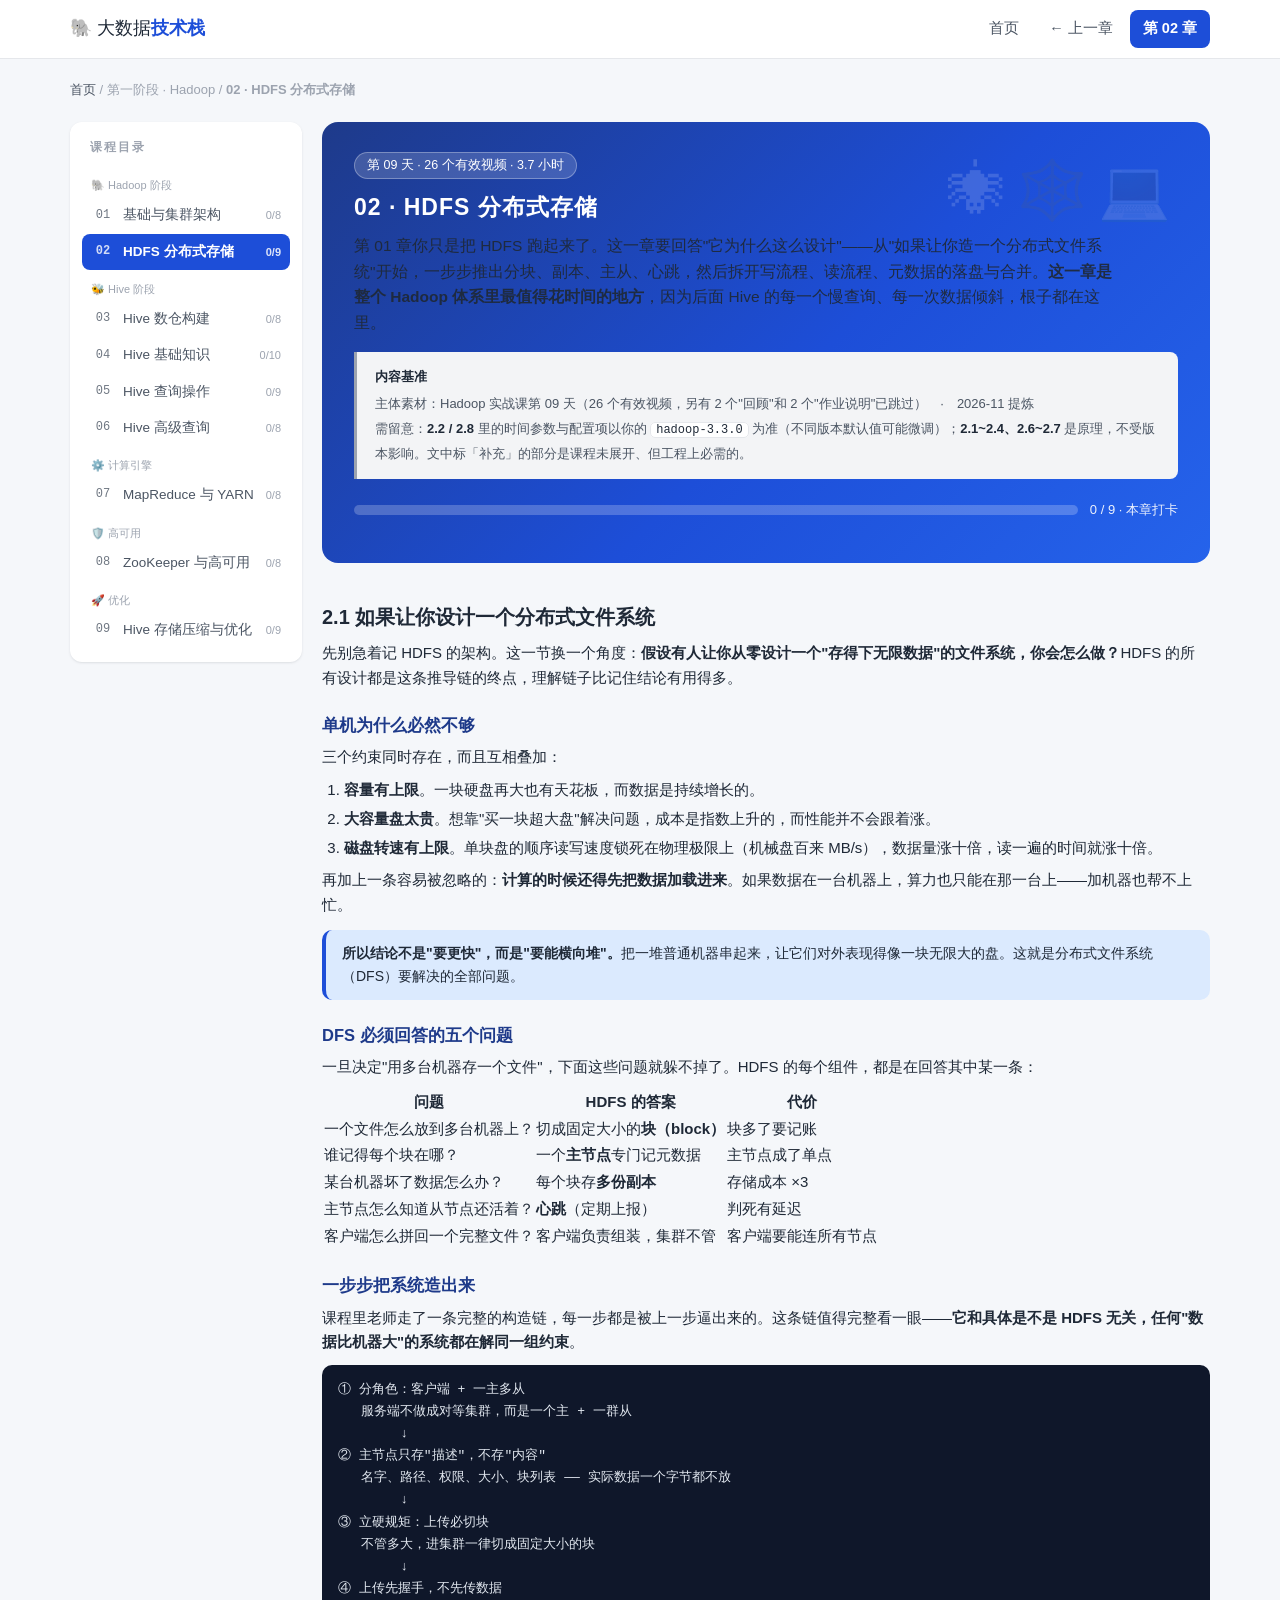
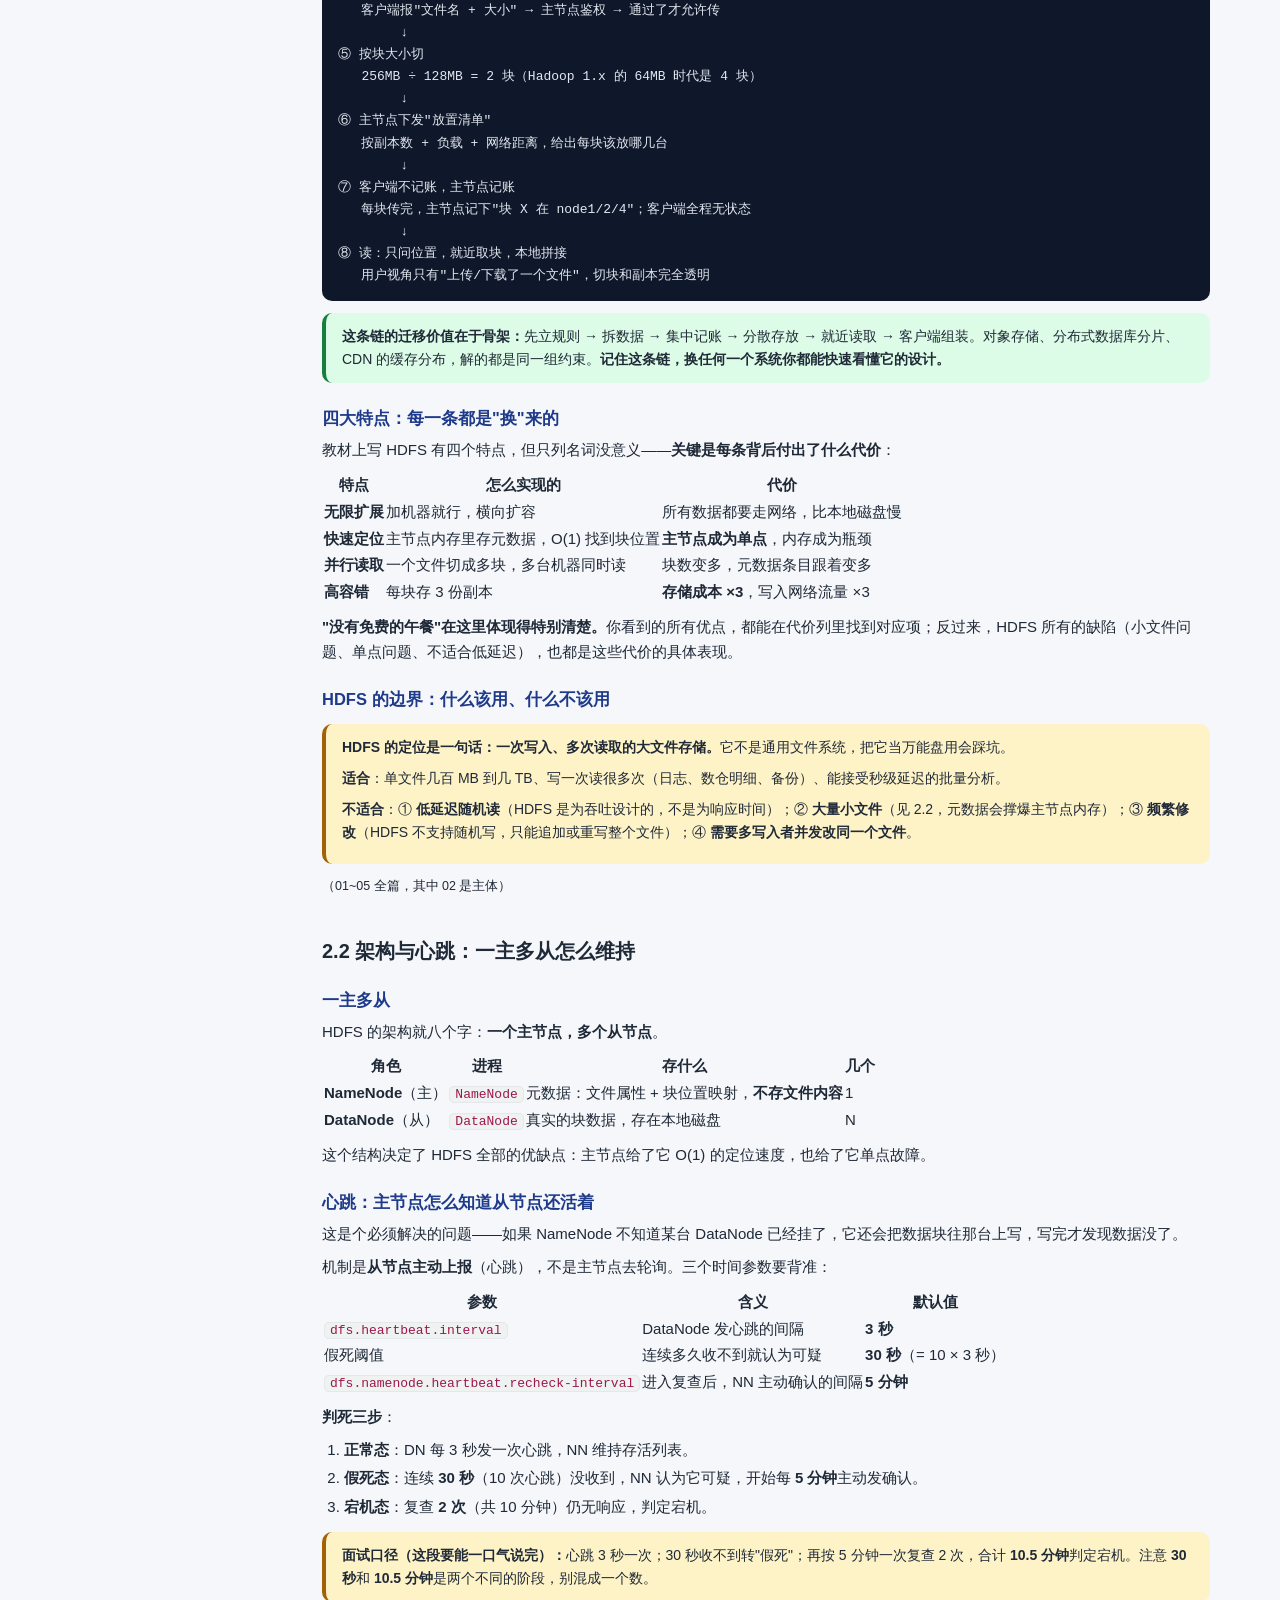
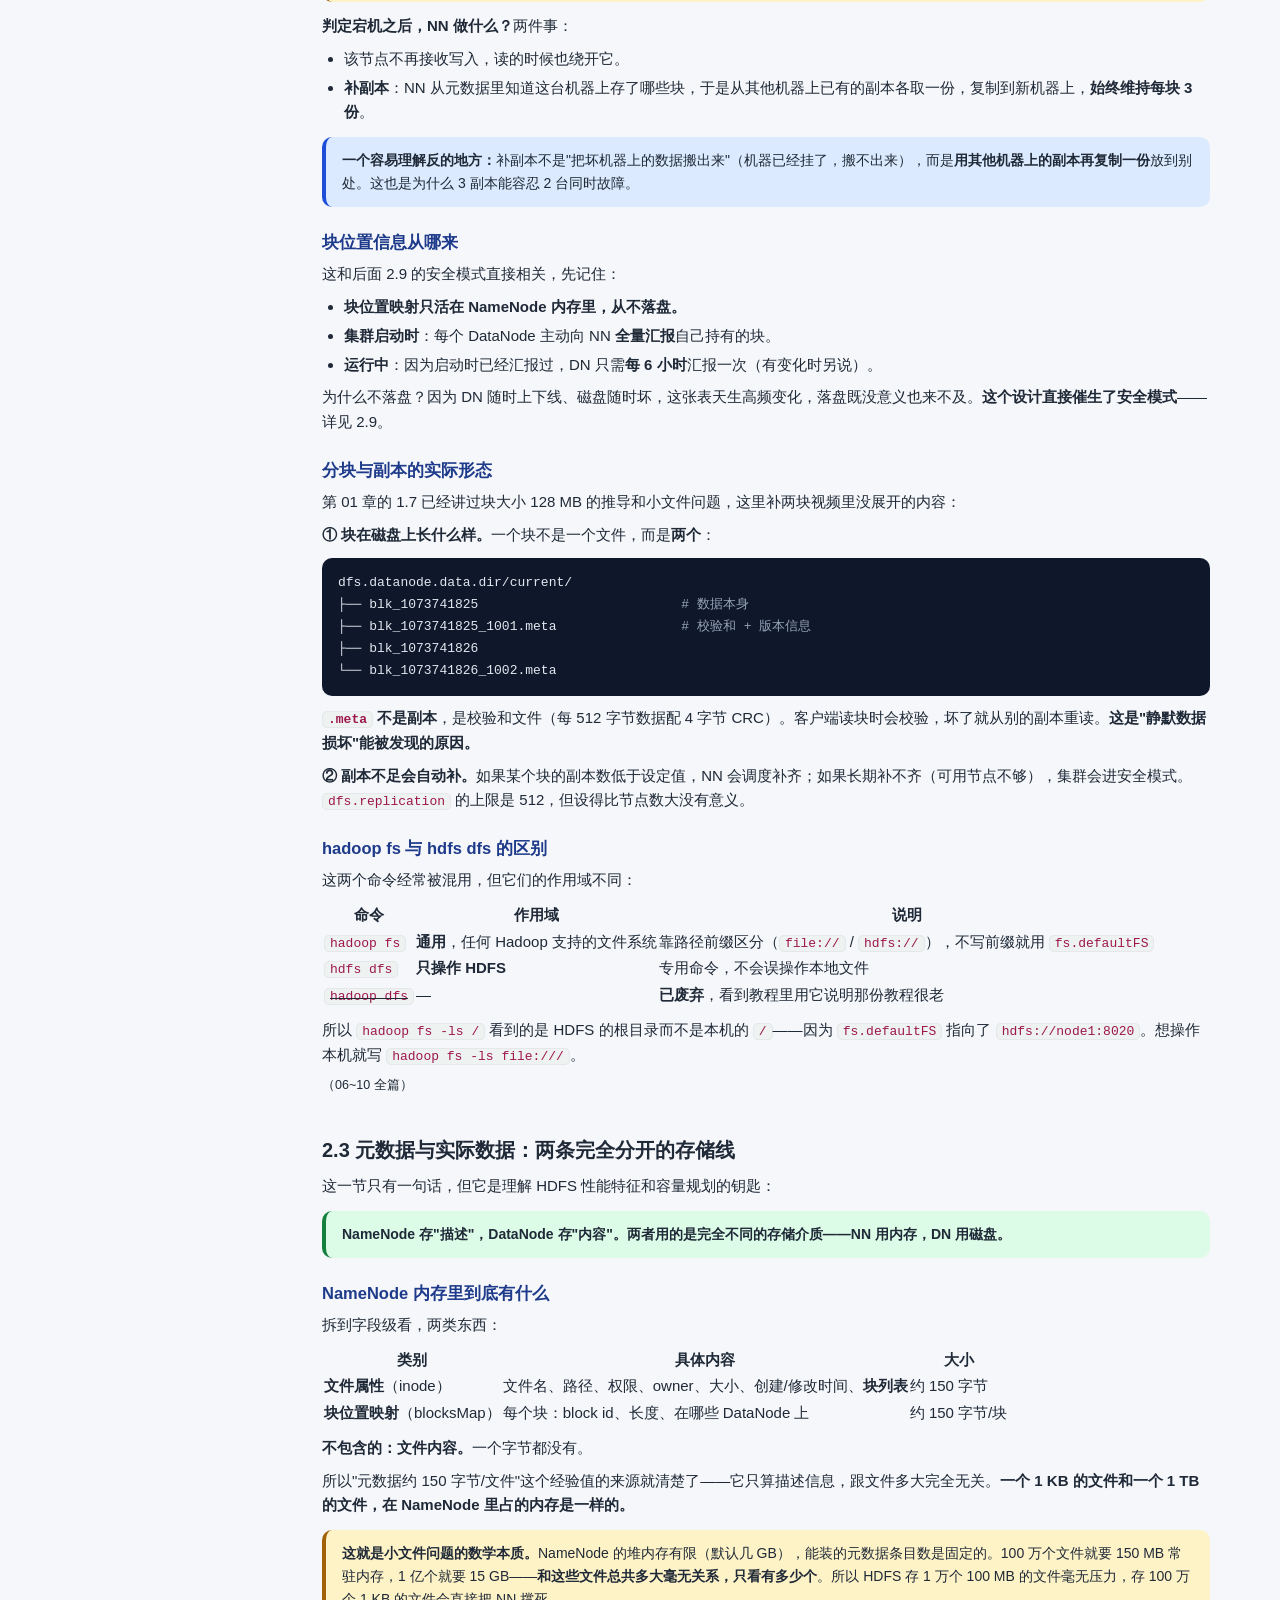
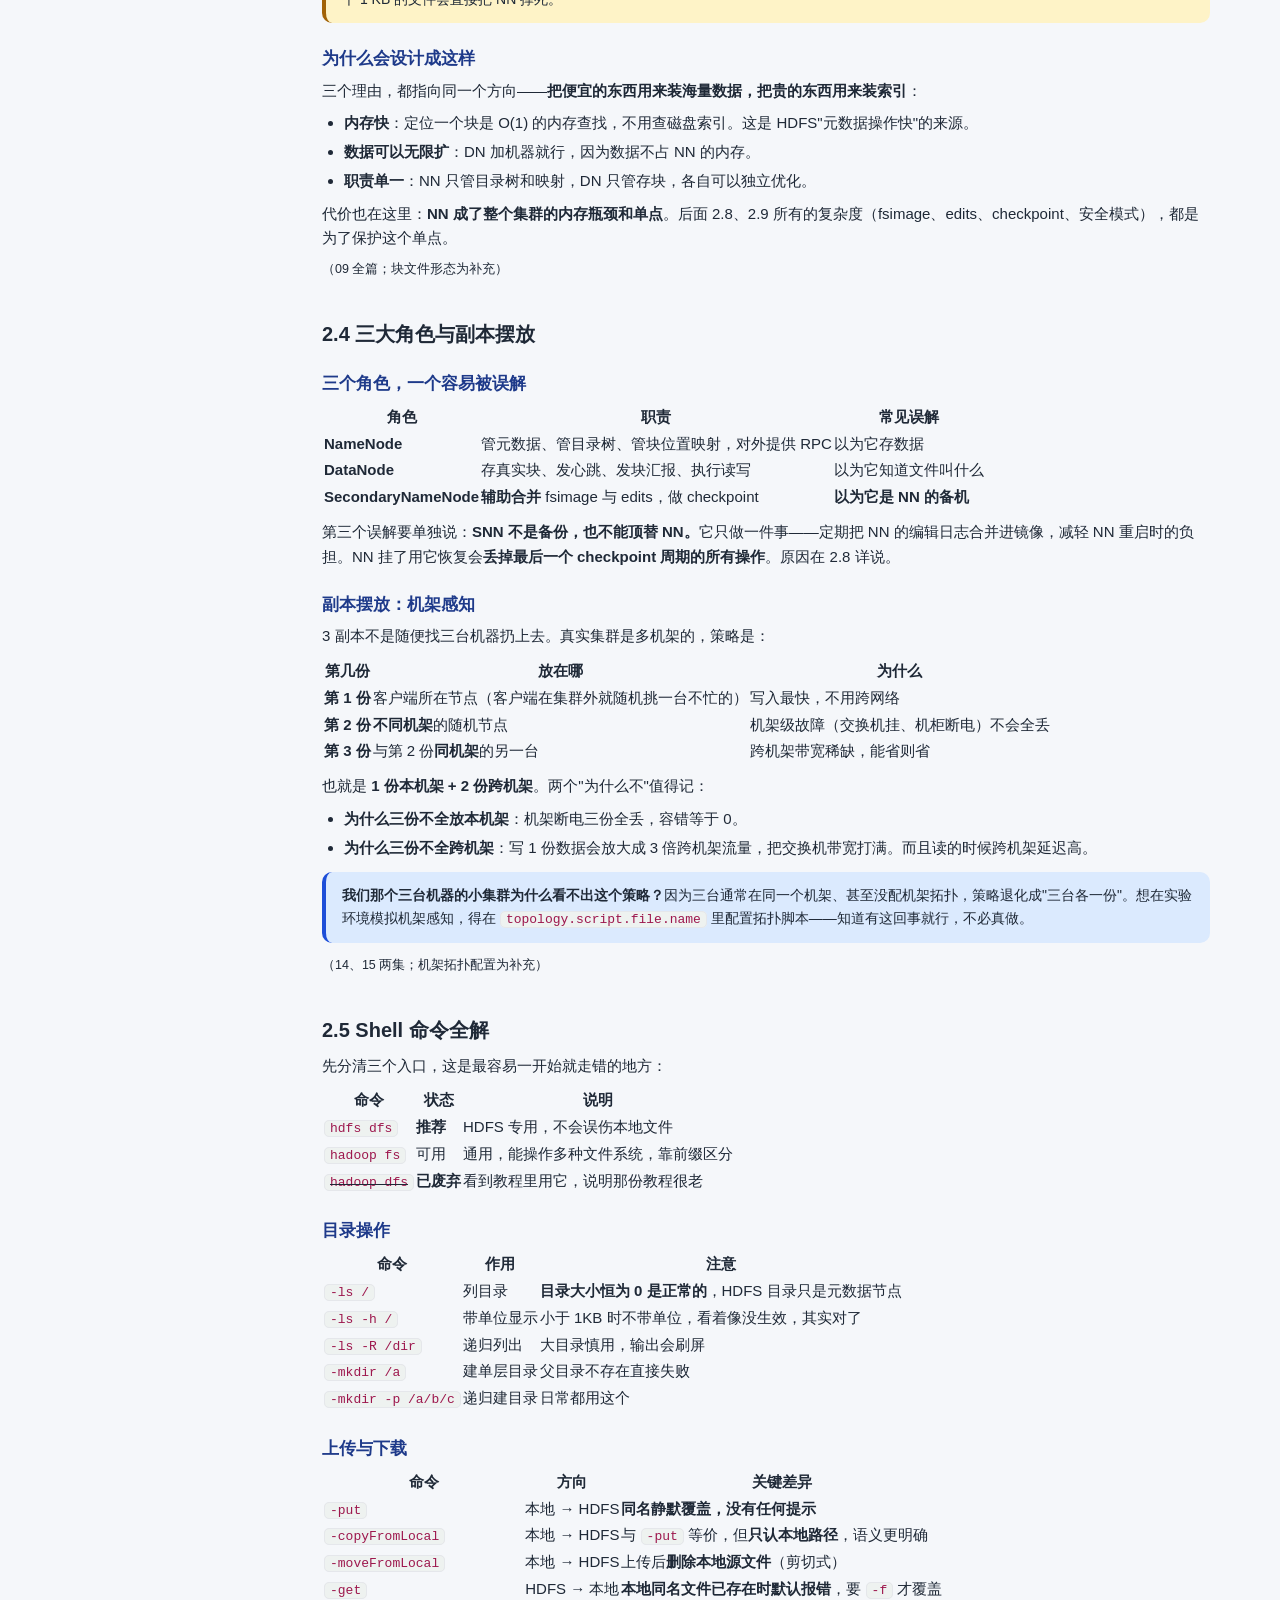
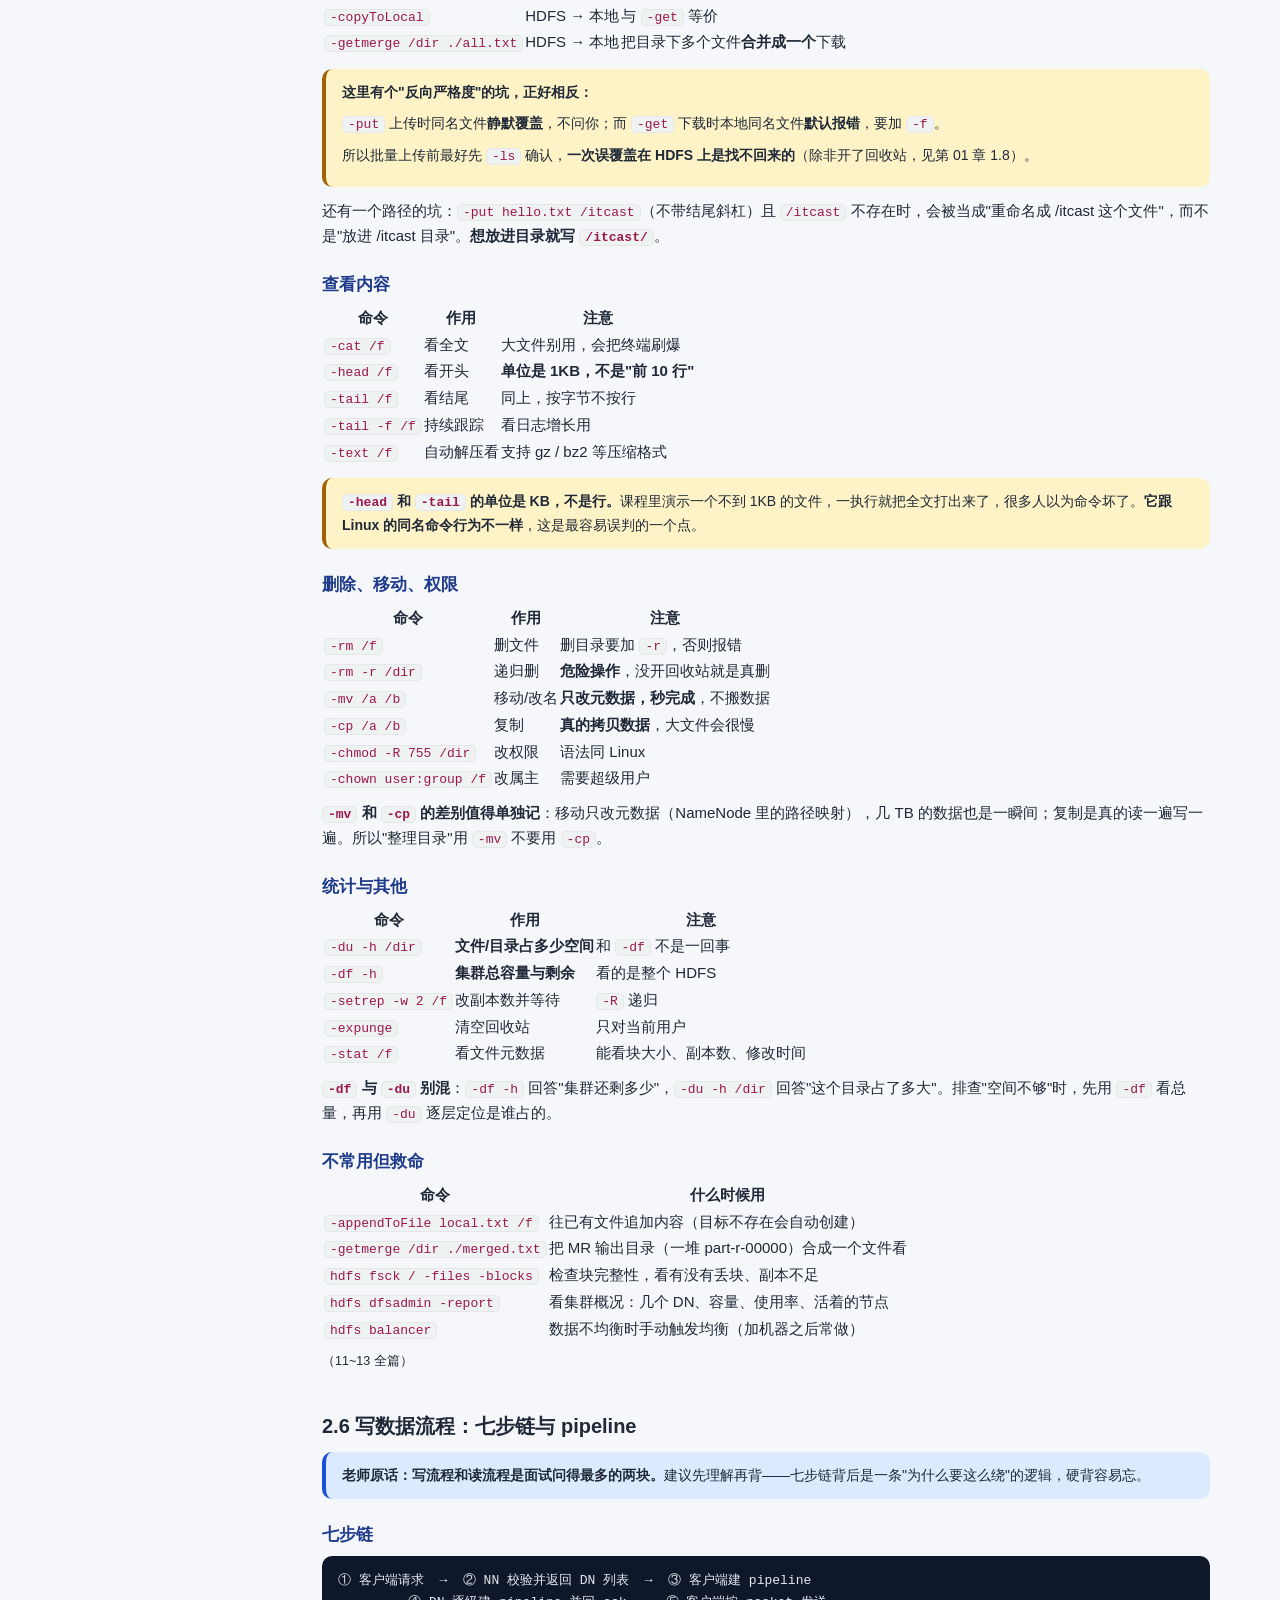
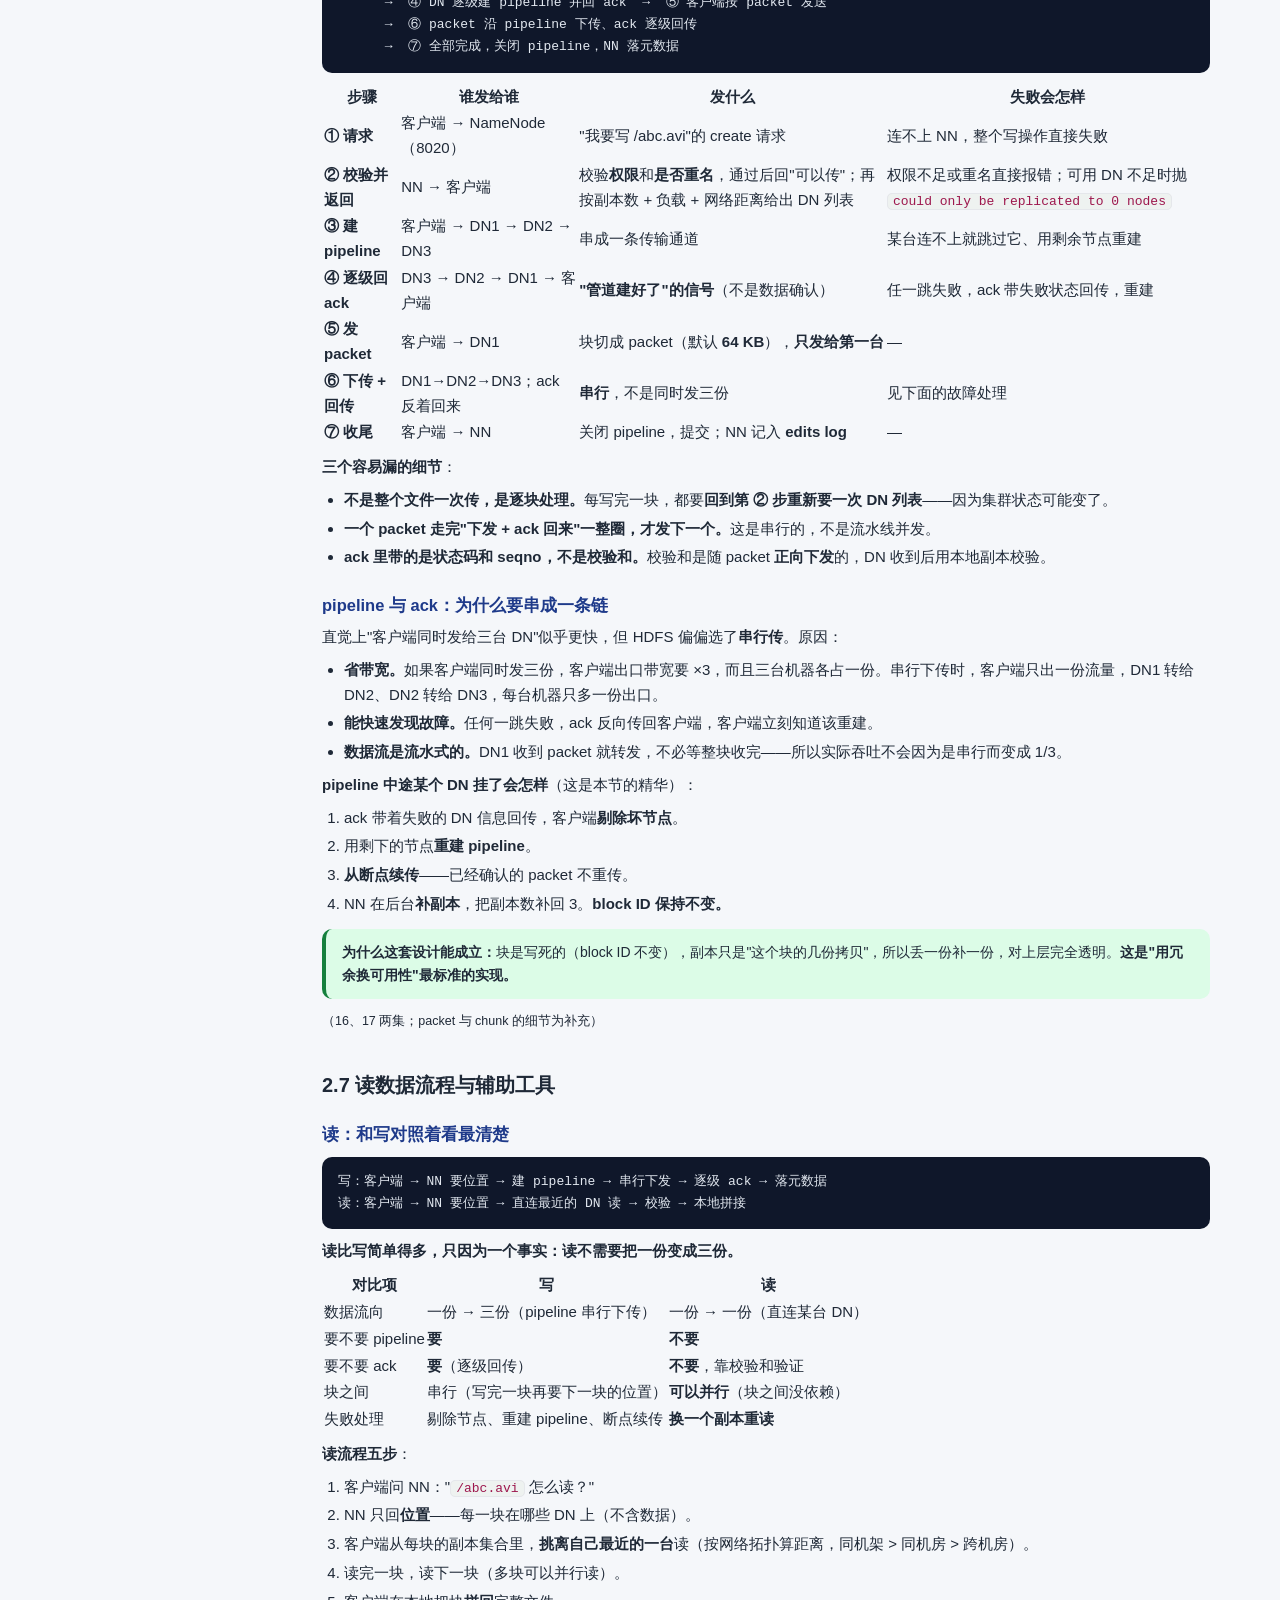
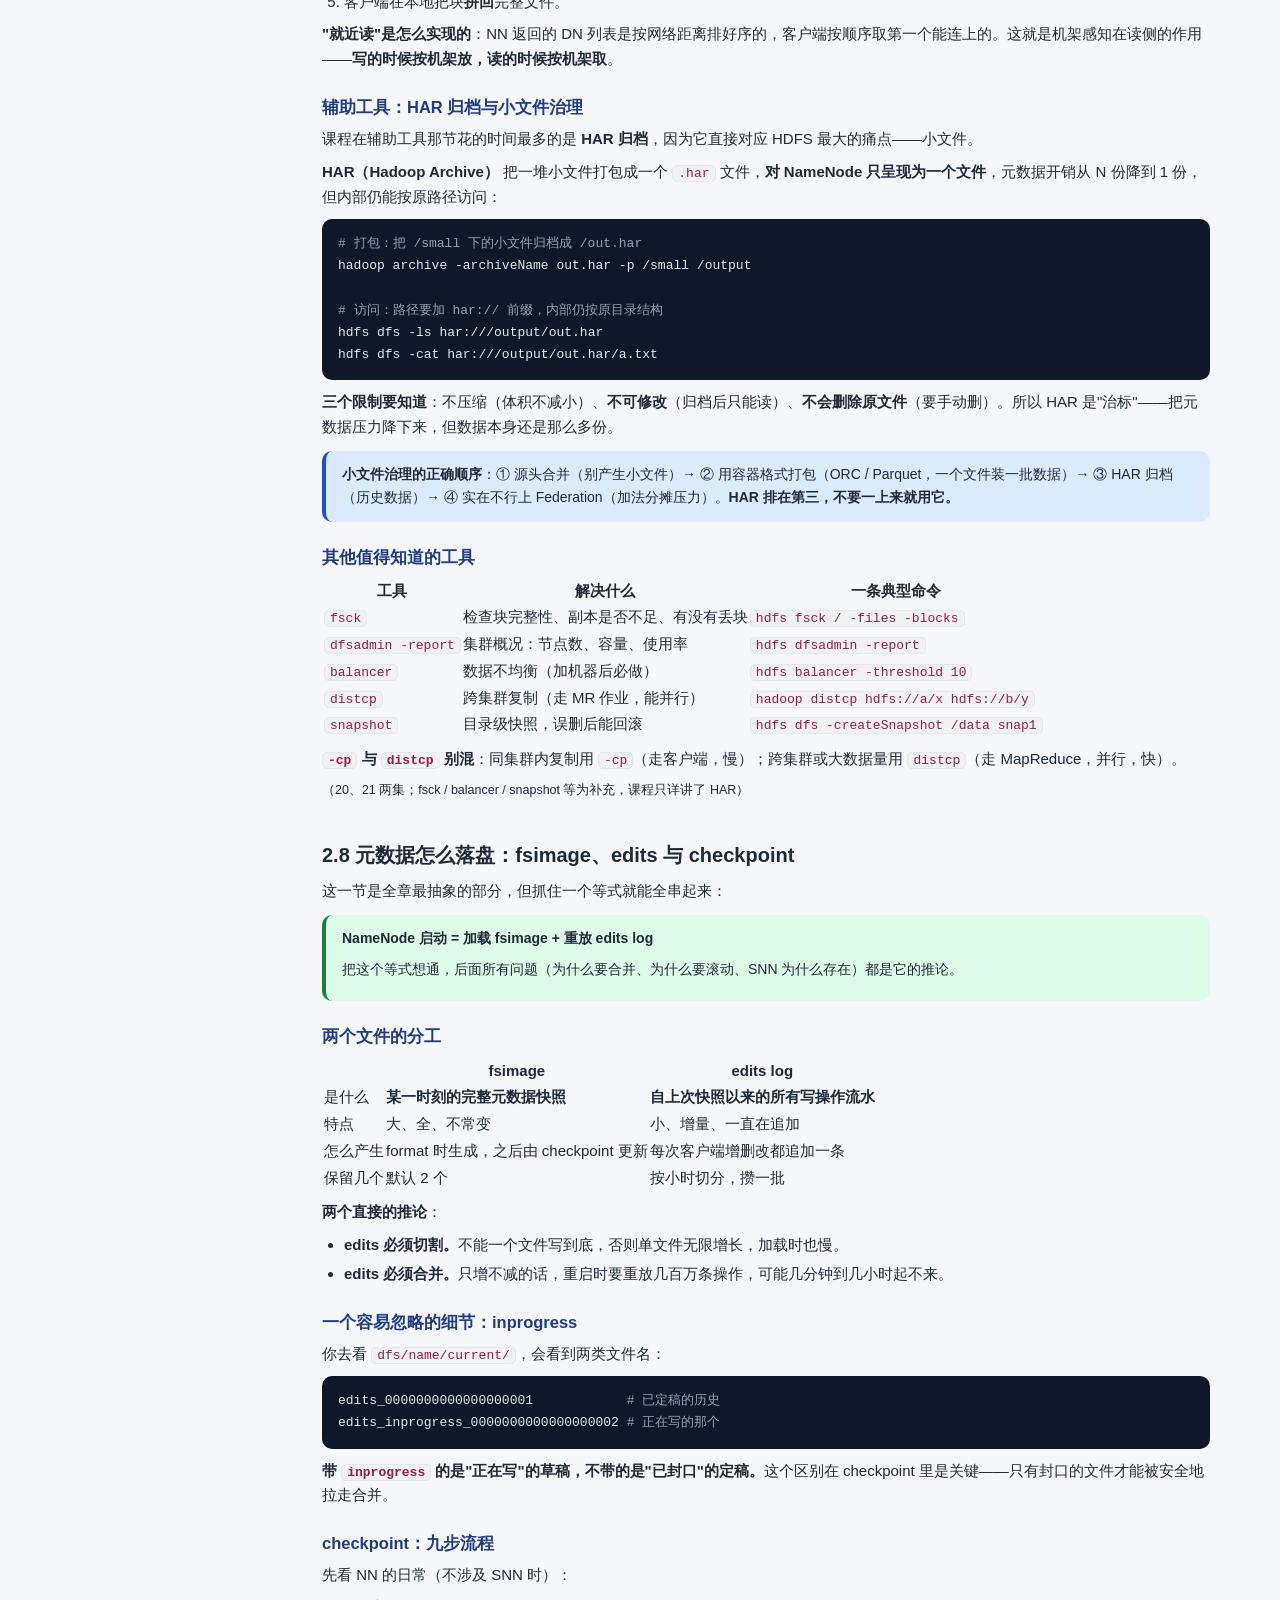
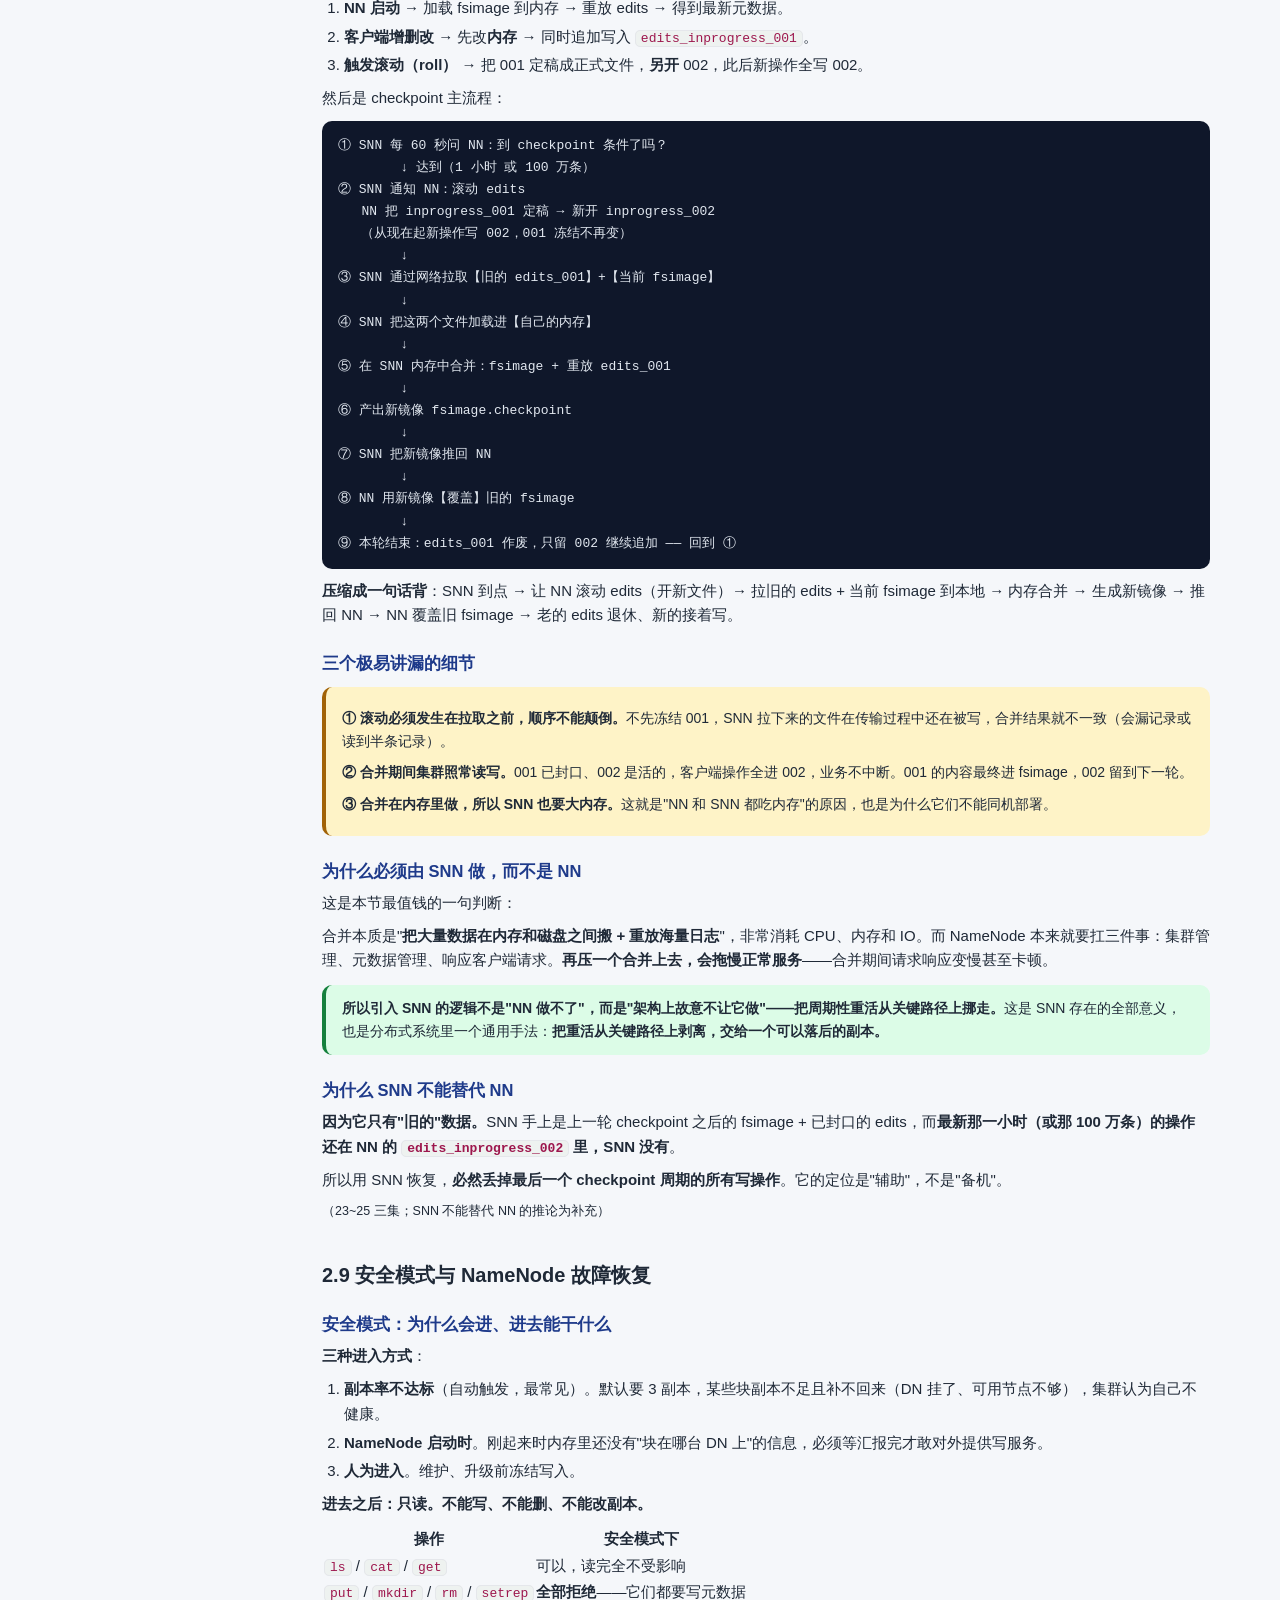
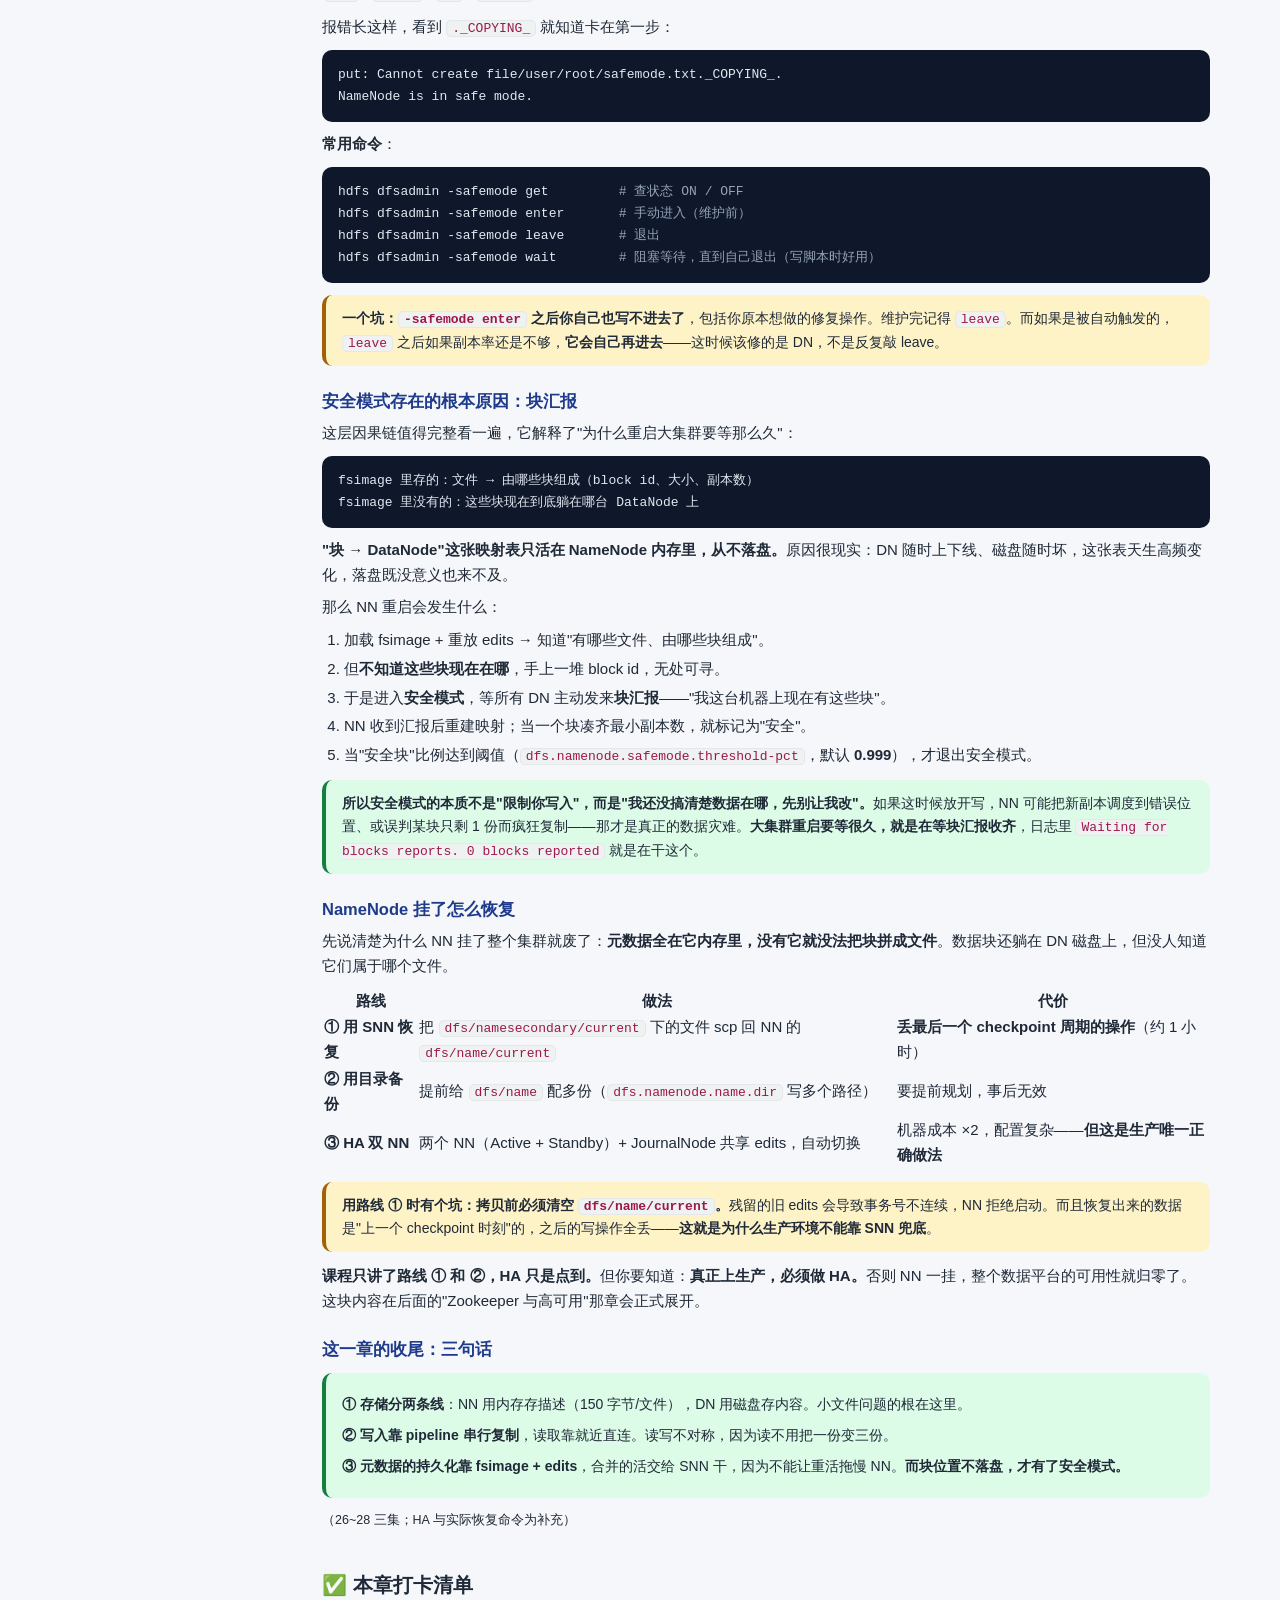
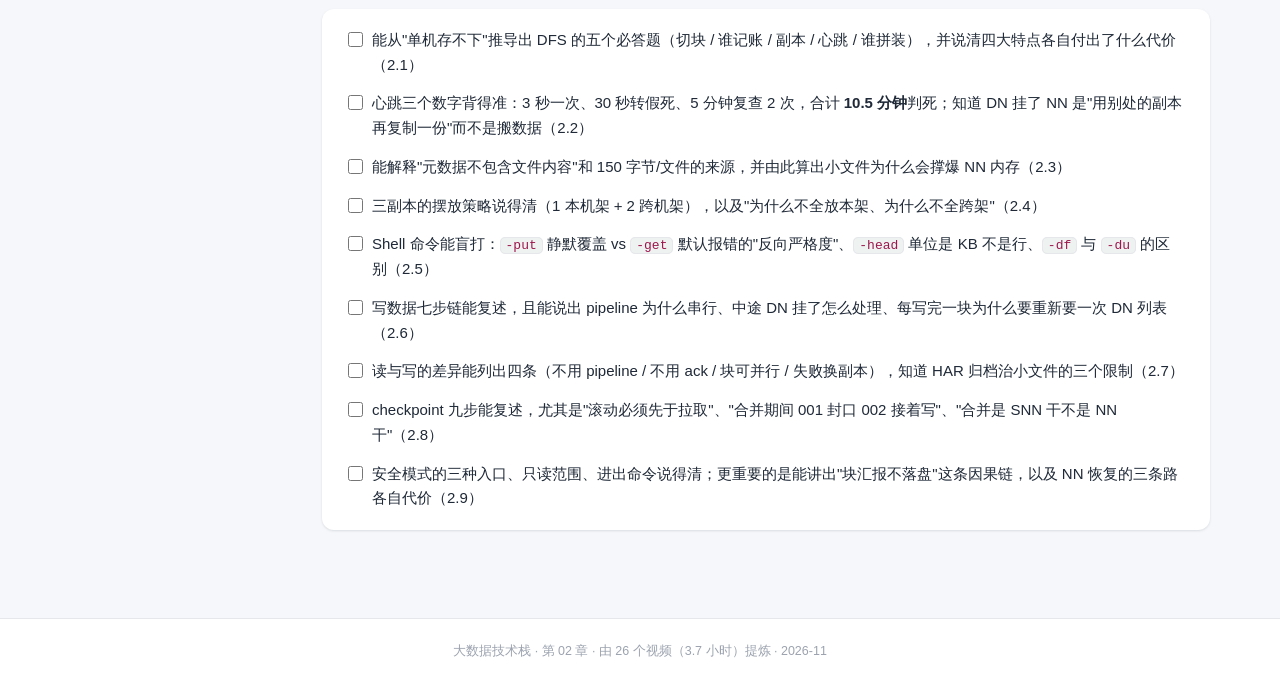
<file: ch02.html>
<!DOCTYPE html>
<html lang="zh-CN">
<head>
<meta charset="UTF-8">
<meta name="viewport" content="width=device-width, initial-scale=1.0">
<!-- ===== SECURITY-HARDENING 安全加固（勿删）：限制资源来源与外发，防点击劫持 ===== -->
<meta http-equiv="Content-Security-Policy" content="default-src 'self'; script-src 'self' 'unsafe-inline'; style-src 'self' 'unsafe-inline'; img-src 'self' data:; font-src 'self'; connect-src 'self'; media-src 'self'; object-src 'none'; base-uri 'none'; form-action 'none'; frame-src 'none'">
<meta name="referrer" content="strict-origin-when-cross-origin">
<script>
/* 防点击劫持：GitHub Pages 无法下发 X-Frame-Options，被第三方页面嵌套时自动跳出 */
(function () {
  if (window.top !== window.self) {
    try { window.top.location.href = window.self.location.href; }
    catch (e) { document.documentElement.innerHTML = ''; }
  }
})();
</script>
<!-- ===== SECURITY-HARDENING END ===== -->
<title>02 · HDFS 分布式存储 — 大数据技术栈</title>
<link rel="stylesheet" href="assets/style.css">
</head>
<body data-page="c02">

<header class="topbar">
  <div class="container topbar-inner">
    <a href="index.html" class="logo">🐘 大数据<b>技术栈</b></a>
    <nav class="nav">
      <a href="index.html" data-nav="home">首页</a>
      <a href="ch01.html" data-nav="c01">← 上一章</a>
      <a href="ch02.html" data-nav="c02" class="active">第 02 章</a>
    </nav>
  </div>
</header>

<main class="container app" style="padding-top:20px;padding-bottom:48px">
  <div class="crumb"><a href="index.html">首页</a> / 第一阶段 · Hadoop / <b>02 · HDFS 分布式存储</b></div>
  <div class="layout">

    <aside class="chapnav">
      <div class="cap">课程目录</div>
      <div class="grp">🐘 Hadoop 阶段</div>
      <a href="ch01.html" data-nav="c01"><span class="no">01</span>基础与集群架构 <span class="pg" data-chapter-progress="c01">0/8</span></a>
      <a href="ch02.html" data-nav="c02" class="active"><span class="no">02</span>HDFS 分布式存储 <span class="pg" data-chapter-progress="c02">0/9</span></a>
      <div class="grp">🐝 Hive 阶段</div>
      <a href="ch03.html" data-nav="c03"><span class="no">03</span>Hive 数仓构建 <span class="pg" data-chapter-progress="c03">0/8</span></a>
      <a href="ch04.html" data-nav="c04"><span class="no">04</span>Hive 基础知识 <span class="pg" data-chapter-progress="c04">0/10</span></a>
      <a href="ch05.html" data-nav="c05"><span class="no">05</span>Hive 查询操作 <span class="pg" data-chapter-progress="c05">0/9</span></a>
      <a href="ch06.html" data-nav="c06"><span class="no">06</span>Hive 高级查询 <span class="pg" data-chapter-progress="c06">0/8</span></a>
      <div class="grp">⚙️ 计算引擎</div>
      <a href="ch07.html" data-nav="c07"><span class="no">07</span>MapReduce 与 YARN <span class="pg" data-chapter-progress="c07">0/8</span></a>
      <div class="grp">🛡️ 高可用</div>
      <a href="ch08.html" data-nav="c08"><span class="no">08</span>ZooKeeper 与高可用 <span class="pg" data-chapter-progress="c08">0/8</span></a>
      <div class="grp">🚀 优化</div>
      <a href="ch09.html" data-nav="c09"><span class="no">09</span>Hive 存储压缩与优化 <span class="pg" data-chapter-progress="c09">0/9</span></a>
    </aside>

    <div class="appmain doc">

      <section class="hero compact">
        <span class="tag">第 09 天 · 26 个有效视频 · 3.7 小时</span>
        <h1>02 · HDFS 分布式存储</h1>
        <p class="sub">第 01 章你只是把 HDFS 跑起来了。这一章要回答"它为什么这么设计"——从"如果让你造一个分布式文件系统"开始，一步步推出分块、副本、主从、心跳，然后拆开写流程、读流程、元数据的落盘与合并。<b>这一章是整个 Hadoop 体系里最值得花时间的地方</b>，因为后面 Hive 的每一个慢查询、每一次数据倾斜，根子都在这里。</p>

        <div class="basis-note">
          <span class="bt">内容基准</span>
          <span class="bl">主体素材：Hadoop 实战课第 09 天（26 个有效视频，另有 2 个"回顾"和 2 个"作业说明"已跳过）　·　2026-11 提炼</span>
          <span class="bl">需留意：<b>2.2 / 2.8</b> 里的时间参数与配置项以你的 <code class="inline">hadoop-3.3.0</code> 为准（不同版本默认值可能微调）；<b>2.1~2.4、2.6~2.7</b> 是原理，不受版本影响。文中标「补充」的部分是课程未展开、但工程上必需的。</span>
        </div>

        <div class="pwrap">
          <div class="progress"><div class="fill" data-progress-bar="c02"></div></div>
          <span class="plabel" data-progress-label="c02"></span>
        </div>
      </section>

      <!-- ============ 2.1 ============ -->
      <h2>2.1 如果让你设计一个分布式文件系统</h2>

      <p>先别急着记 HDFS 的架构。这一节换一个角度：<b>假设有人让你从零设计一个"存得下无限数据"的文件系统，你会怎么做？</b>HDFS 的所有设计都是这条推导链的终点，理解链子比记住结论有用得多。</p>

      <h3>单机为什么必然不够</h3>

      <p>三个约束同时存在，而且互相叠加：</p>
      <ol>
        <li><b>容量有上限</b>。一块硬盘再大也有天花板，而数据是持续增长的。</li>
        <li><b>大容量盘太贵</b>。想靠"买一块超大盘"解决问题，成本是指数上升的，而性能并不会跟着涨。</li>
        <li><b>磁盘转速有上限</b>。单块盘的顺序读写速度锁死在物理极限上（机械盘百来 MB/s），数据量涨十倍，读一遍的时间就涨十倍。</li>
      </ol>

      <p>再加上一条容易被忽略的：<b>计算的时候还得先把数据加载进来</b>。如果数据在一台机器上，算力也只能在那一台上——加机器也帮不上忙。</p>

      <div class="callout info"><b>所以结论不是"要更快"，而是"要能横向堆"。</b>把一堆普通机器串起来，让它们对外表现得像一块无限大的盘。这就是分布式文件系统（DFS）要解决的全部问题。</div>

      <h3>DFS 必须回答的五个问题</h3>

      <p>一旦决定"用多台机器存一个文件"，下面这些问题就躲不掉了。HDFS 的每个组件，都是在回答其中某一条：</p>

      <table>
        <thead><tr><th>问题</th><th>HDFS 的答案</th><th>代价</th></tr></thead>
        <tbody>
          <tr><td>一个文件怎么放到多台机器上？</td><td>切成固定大小的<b>块（block）</b></td><td>块多了要记账</td></tr>
          <tr><td>谁记得每个块在哪？</td><td>一个<b>主节点</b>专门记元数据</td><td>主节点成了单点</td></tr>
          <tr><td>某台机器坏了数据怎么办？</td><td>每个块存<b>多份副本</b></td><td>存储成本 ×3</td></tr>
          <tr><td>主节点怎么知道从节点还活着？</td><td><b>心跳</b>（定期上报）</td><td>判死有延迟</td></tr>
          <tr><td>客户端怎么拼回一个完整文件？</td><td>客户端负责组装，集群不管</td><td>客户端要能连所有节点</td></tr>
        </tbody>
      </table>

      <h3>一步步把系统造出来</h3>

      <p>课程里老师走了一条完整的构造链，每一步都是被上一步逼出来的。这条链值得完整看一眼——<b>它和具体是不是 HDFS 无关，任何"数据比机器大"的系统都在解同一组约束</b>。</p>

<pre class="code">① 分角色：客户端 + 一主多从
   服务端不做成对等集群，而是一个主 + 一群从
        ↓
② 主节点只存"描述"，不存"内容"
   名字、路径、权限、大小、块列表 —— 实际数据一个字节都不放
        ↓
③ 立硬规矩：上传必切块
   不管多大，进集群一律切成固定大小的块
        ↓
④ 上传先握手，不先传数据
   客户端报"文件名 + 大小" → 主节点鉴权 → 通过了才允许传
        ↓
⑤ 按块大小切
   256MB ÷ 128MB = 2 块（Hadoop 1.x 的 64MB 时代是 4 块）
        ↓
⑥ 主节点下发"放置清单"
   按副本数 + 负载 + 网络距离，给出每块该放哪几台
        ↓
⑦ 客户端不记账，主节点记账
   每块传完，主节点记下"块 X 在 node1/2/4"；客户端全程无状态
        ↓
⑧ 读：只问位置，就近取块，本地拼接
   用户视角只有"上传/下载了一个文件"，切块和副本完全透明</pre>

      <div class="callout ok"><b>这条链的迁移价值在于骨架：</b>先立规则 → 拆数据 → 集中记账 → 分散存放 → 就近读取 → 客户端组装。对象存储、分布式数据库分片、CDN 的缓存分布，解的都是同一组约束。<b>记住这条链，换任何一个系统你都能快速看懂它的设计。</b></div>

      <h3>四大特点：每一条都是"换"来的</h3>

      <p>教材上写 HDFS 有四个特点，但只列名词没意义——<b>关键是每条背后付出了什么代价</b>：</p>

      <table>
        <thead><tr><th>特点</th><th>怎么实现的</th><th>代价</th></tr></thead>
        <tbody>
          <tr><td><b>无限扩展</b></td><td>加机器就行，横向扩容</td><td>所有数据都要走网络，比本地磁盘慢</td></tr>
          <tr><td><b>快速定位</b></td><td>主节点内存里存元数据，O(1) 找到块位置</td><td><b>主节点成为单点</b>，内存成为瓶颈</td></tr>
          <tr><td><b>并行读取</b></td><td>一个文件切成多块，多台机器同时读</td><td>块数变多，元数据条目跟着变多</td></tr>
          <tr><td><b>高容错</b></td><td>每块存 3 份副本</td><td><b>存储成本 ×3</b>，写入网络流量 ×3</td></tr>
        </tbody>
      </table>

      <p><b>"没有免费的午餐"在这里体现得特别清楚。</b>你看到的所有优点，都能在代价列里找到对应项；反过来，HDFS 所有的缺陷（小文件问题、单点问题、不适合低延迟），也都是这些代价的具体表现。</p>

      <h3>HDFS 的边界：什么该用、什么不该用</h3>

      <div class="callout warn"><b>HDFS 的定位是一句话：一次写入、多次读取的大文件存储。</b>它不是通用文件系统，把它当万能盘用会踩坑。
        <p><b>适合</b>：单文件几百 MB 到几 TB、写一次读很多次（日志、数仓明细、备份）、能接受秒级延迟的批量分析。</p>
        <p><b>不适合</b>：① <b>低延迟随机读</b>（HDFS 是为吞吐设计的，不是为响应时间）；② <b>大量小文件</b>（见 2.2，元数据会撑爆主节点内存）；③ <b>频繁修改</b>（HDFS 不支持随机写，只能追加或重写整个文件）；④ <b>需要多写入者并发改同一个文件</b>。</p>
      </div>

      <p class="muted small">（01~05 全篇，其中 02 是主体）</p>

      <!-- ============ 2.2 ============ -->
      <h2>2.2 架构与心跳：一主多从怎么维持</h2>

      <h3>一主多从</h3>

      <p>HDFS 的架构就八个字：<b>一个主节点，多个从节点</b>。</p>

      <table>
        <thead><tr><th>角色</th><th>进程</th><th>存什么</th><th>几个</th></tr></thead>
        <tbody>
          <tr><td><b>NameNode</b>（主）</td><td><code class="inline">NameNode</code></td><td>元数据：文件属性 + 块位置映射，<b>不存文件内容</b></td><td>1</td></tr>
          <tr><td><b>DataNode</b>（从）</td><td><code class="inline">DataNode</code></td><td>真实的块数据，存在本地磁盘</td><td>N</td></tr>
        </tbody>
      </table>

      <p>这个结构决定了 HDFS 全部的优缺点：主节点给了它 O(1) 的定位速度，也给了它单点故障。</p>

      <h3>心跳：主节点怎么知道从节点还活着</h3>

      <p>这是个必须解决的问题——如果 NameNode 不知道某台 DataNode 已经挂了，它还会把数据块往那台上写，写完才发现数据没了。</p>

      <p>机制是<b>从节点主动上报</b>（心跳），不是主节点去轮询。三个时间参数要背准：</p>

      <table>
        <thead><tr><th>参数</th><th>含义</th><th>默认值</th></tr></thead>
        <tbody>
          <tr><td><code class="inline">dfs.heartbeat.interval</code></td><td>DataNode 发心跳的间隔</td><td><b>3 秒</b></td></tr>
          <tr><td>假死阈值</td><td>连续多久收不到就认为可疑</td><td><b>30 秒</b>（= 10 × 3 秒）</td></tr>
          <tr><td><code class="inline">dfs.namenode.heartbeat.recheck-interval</code></td><td>进入复查后，NN 主动确认的间隔</td><td><b>5 分钟</b></td></tr>
        </tbody>
      </table>

      <p><b>判死三步</b>：</p>
      <ol>
        <li><b>正常态</b>：DN 每 3 秒发一次心跳，NN 维持存活列表。</li>
        <li><b>假死态</b>：连续 <b>30 秒</b>（10 次心跳）没收到，NN 认为它可疑，开始每 <b>5 分钟</b>主动发确认。</li>
        <li><b>宕机态</b>：复查 <b>2 次</b>（共 10 分钟）仍无响应，判定宕机。</li>
      </ol>

      <div class="callout warn"><b>面试口径（这段要能一口气说完）：</b>心跳 3 秒一次；30 秒收不到转"假死"；再按 5 分钟一次复查 2 次，合计 <b>10.5 分钟</b>判定宕机。注意 <b>30 秒</b>和 <b>10.5 分钟</b>是两个不同的阶段，别混成一个数。</div>

      <p><b>判定宕机之后，NN 做什么？</b>两件事：</p>
      <ul>
        <li>该节点不再接收写入，读的时候也绕开它。</li>
        <li><b>补副本</b>：NN 从元数据里知道这台机器上存了哪些块，于是从其他机器上已有的副本各取一份，复制到新机器上，<b>始终维持每块 3 份</b>。</li>
      </ul>

      <div class="callout info"><b>一个容易理解反的地方：</b>补副本不是"把坏机器上的数据搬出来"（机器已经挂了，搬不出来），而是<b>用其他机器上的副本再复制一份</b>放到别处。这也是为什么 3 副本能容忍 2 台同时故障。</div>

      <h3>块位置信息从哪来</h3>

      <p>这和后面 2.9 的安全模式直接相关，先记住：</p>
      <ul>
        <li><b>块位置映射只活在 NameNode 内存里，从不落盘。</b></li>
        <li><b>集群启动时</b>：每个 DataNode 主动向 NN <b>全量汇报</b>自己持有的块。</li>
        <li><b>运行中</b>：因为启动时已经汇报过，DN 只需<b>每 6 小时</b>汇报一次（有变化时另说）。</li>
      </ul>

      <p>为什么不落盘？因为 DN 随时上下线、磁盘随时坏，这张表天生高频变化，落盘既没意义也来不及。<b>这个设计直接催生了安全模式</b>——详见 2.9。</p>

      <h3>分块与副本的实际形态</h3>

      <p>第 01 章的 1.7 已经讲过块大小 128 MB 的推导和小文件问题，这里补两块视频里没展开的内容：</p>

      <p><b>① 块在磁盘上长什么样。</b>一个块不是一个文件，而是<b>两个</b>：</p>

<pre class="code">dfs.datanode.data.dir/current/
├── blk_1073741825                          <span class="cm"># 数据本身</span>
├── blk_1073741825_1001.meta                <span class="cm"># 校验和 + 版本信息</span>
├── blk_1073741826
└── blk_1073741826_1002.meta</pre>

      <p><b><code class="inline">.meta</code> 不是副本</b>，是校验和文件（每 512 字节数据配 4 字节 CRC）。客户端读块时会校验，坏了就从别的副本重读。<b>这是"静默数据损坏"能被发现的原因。</b></p>

      <p><b>② 副本不足会自动补。</b>如果某个块的副本数低于设定值，NN 会调度补齐；如果长期补不齐（可用节点不够），集群会进安全模式。<code class="inline">dfs.replication</code> 的上限是 512，但设得比节点数大没有意义。</p>

      <h3>hadoop fs 与 hdfs dfs 的区别</h3>

      <p>这两个命令经常被混用，但它们的作用域不同：</p>

      <table>
        <thead><tr><th>命令</th><th>作用域</th><th>说明</th></tr></thead>
        <tbody>
          <tr><td><code class="inline">hadoop fs</code></td><td><b>通用</b>，任何 Hadoop 支持的文件系统</td><td>靠路径前缀区分（<code class="inline">file://</code> / <code class="inline">hdfs://</code>），不写前缀就用 <code class="inline">fs.defaultFS</code></td></tr>
          <tr><td><code class="inline">hdfs dfs</code></td><td><b>只操作 HDFS</b></td><td>专用命令，不会误操作本地文件</td></tr>
          <tr><td><s><code class="inline">hadoop dfs</code></s></td><td>—</td><td><b>已废弃</b>，看到教程里用它说明那份教程很老</td></tr>
        </tbody>
      </table>

      <p>所以 <code class="inline">hadoop fs -ls /</code> 看到的是 HDFS 的根目录而不是本机的 <code class="inline">/</code>——因为 <code class="inline">fs.defaultFS</code> 指向了 <code class="inline">hdfs://node1:8020</code>。想操作本机就写 <code class="inline">hadoop fs -ls file:///</code>。</p>

      <p class="muted small">（06~10 全篇）</p>

      <!-- ============ 2.3 ============ -->
      <h2>2.3 元数据与实际数据：两条完全分开的存储线</h2>

      <p>这一节只有一句话，但它是理解 HDFS 性能特征和容量规划的钥匙：</p>

      <div class="callout ok"><b>NameNode 存"描述"，DataNode 存"内容"。两者用的是完全不同的存储介质——NN 用内存，DN 用磁盘。</b></div>

      <h3>NameNode 内存里到底有什么</h3>

      <p>拆到字段级看，两类东西：</p>

      <table>
        <thead><tr><th>类别</th><th>具体内容</th><th>大小</th></tr></thead>
        <tbody>
          <tr><td><b>文件属性</b>（inode）</td><td>文件名、路径、权限、owner、大小、创建/修改时间、<b>块列表</b></td><td>约 150 字节</td></tr>
          <tr><td><b>块位置映射</b>（blocksMap）</td><td>每个块：block id、长度、在哪些 DataNode 上</td><td>约 150 字节/块</td></tr>
        </tbody>
      </table>

      <p><b>不包含的：文件内容。</b>一个字节都没有。</p>

      <p>所以"元数据约 150 字节/文件"这个经验值的来源就清楚了——它只算描述信息，跟文件多大完全无关。<b>一个 1 KB 的文件和一个 1 TB 的文件，在 NameNode 里占的内存是一样的。</b></p>

      <div class="callout warn"><b>这就是小文件问题的数学本质。</b>NameNode 的堆内存有限（默认几 GB），能装的元数据条目数是固定的。100 万个文件就要 150 MB 常驻内存，1 亿个就要 15 GB——<b>和这些文件总共多大毫无关系，只看有多少个</b>。所以 HDFS 存 1 万个 100 MB 的文件毫无压力，存 100 万个 1 KB 的文件会直接把 NN 撑死。</div>

      <h3>为什么会设计成这样</h3>

      <p>三个理由，都指向同一个方向——<b>把便宜的东西用来装海量数据，把贵的东西用来装索引</b>：</p>
      <ul>
        <li><b>内存快</b>：定位一个块是 O(1) 的内存查找，不用查磁盘索引。这是 HDFS"元数据操作快"的来源。</li>
        <li><b>数据可以无限扩</b>：DN 加机器就行，因为数据不占 NN 的内存。</li>
        <li><b>职责单一</b>：NN 只管目录树和映射，DN 只管存块，各自可以独立优化。</li>
      </ul>

      <p>代价也在这里：<b>NN 成了整个集群的内存瓶颈和单点</b>。后面 2.8、2.9 所有的复杂度（fsimage、edits、checkpoint、安全模式），都是为了保护这个单点。</p>

      <p class="muted small">（09 全篇；块文件形态为补充）</p>

      <!-- ============ 2.4 ============ -->
      <h2>2.4 三大角色与副本摆放</h2>

      <h3>三个角色，一个容易被误解</h3>

      <table>
        <thead><tr><th>角色</th><th>职责</th><th>常见误解</th></tr></thead>
        <tbody>
          <tr><td><b>NameNode</b></td><td>管元数据、管目录树、管块位置映射，对外提供 RPC</td><td>以为它存数据</td></tr>
          <tr><td><b>DataNode</b></td><td>存真实块、发心跳、发块汇报、执行读写</td><td>以为它知道文件叫什么</td></tr>
          <tr><td><b>SecondaryNameNode</b></td><td><b>辅助合并</b> fsimage 与 edits，做 checkpoint</td><td><b>以为它是 NN 的备机</b></td></tr>
        </tbody>
      </table>

      <p>第三个误解要单独说：<b>SNN 不是备份，也不能顶替 NN。</b>它只做一件事——定期把 NN 的编辑日志合并进镜像，减轻 NN 重启时的负担。NN 挂了用它恢复会<b>丢掉最后一个 checkpoint 周期的所有操作</b>。原因在 2.8 详说。</p>

      <h3>副本摆放：机架感知</h3>

      <p>3 副本不是随便找三台机器扔上去。真实集群是多机架的，策略是：</p>

      <table>
        <thead><tr><th>第几份</th><th>放在哪</th><th>为什么</th></tr></thead>
        <tbody>
          <tr><td><b>第 1 份</b></td><td>客户端所在节点（客户端在集群外就随机挑一台不忙的）</td><td>写入最快，不用跨网络</td></tr>
          <tr><td><b>第 2 份</b></td><td><b>不同机架</b>的随机节点</td><td>机架级故障（交换机挂、机柜断电）不会全丢</td></tr>
          <tr><td><b>第 3 份</b></td><td>与第 2 份<b>同机架</b>的另一台</td><td>跨机架带宽稀缺，能省则省</td></tr>
        </tbody>
      </table>

      <p>也就是 <b>1 份本机架 + 2 份跨机架</b>。两个"为什么不"值得记：</p>
      <ul>
        <li><b>为什么三份不全放本机架</b>：机架断电三份全丢，容错等于 0。</li>
        <li><b>为什么三份不全跨机架</b>：写 1 份数据会放大成 3 倍跨机架流量，把交换机带宽打满。而且读的时候跨机架延迟高。</li>
      </ul>

      <div class="callout info"><b>我们那个三台机器的小集群为什么看不出这个策略？</b>因为三台通常在同一个机架、甚至没配机架拓扑，策略退化成"三台各一份"。想在实验环境模拟机架感知，得在 <code class="inline">topology.script.file.name</code> 里配置拓扑脚本——知道有这回事就行，不必真做。</div>

      <p class="muted small">（14、15 两集；机架拓扑配置为补充）</p>

      <!-- ============ 2.5 ============ -->
      <h2>2.5 Shell 命令全解</h2>

      <p>先分清三个入口，这是最容易一开始就走错的地方：</p>

      <table>
        <thead><tr><th>命令</th><th>状态</th><th>说明</th></tr></thead>
        <tbody>
          <tr><td><code class="inline">hdfs dfs</code></td><td><b>推荐</b></td><td>HDFS 专用，不会误伤本地文件</td></tr>
          <tr><td><code class="inline">hadoop fs</code></td><td>可用</td><td>通用，能操作多种文件系统，靠前缀区分</td></tr>
          <tr><td><s><code class="inline">hadoop dfs</code></s></td><td><b>已废弃</b></td><td>看到教程里用它，说明那份教程很老</td></tr>
        </tbody>
      </table>

      <h3>目录操作</h3>

      <table>
        <thead><tr><th>命令</th><th>作用</th><th>注意</th></tr></thead>
        <tbody>
          <tr><td><code class="inline">-ls /</code></td><td>列目录</td><td><b>目录大小恒为 0 是正常的</b>，HDFS 目录只是元数据节点</td></tr>
          <tr><td><code class="inline">-ls -h /</code></td><td>带单位显示</td><td>小于 1KB 时不带单位，看着像没生效，其实对了</td></tr>
          <tr><td><code class="inline">-ls -R /dir</code></td><td>递归列出</td><td>大目录慎用，输出会刷屏</td></tr>
          <tr><td><code class="inline">-mkdir /a</code></td><td>建单层目录</td><td>父目录不存在直接失败</td></tr>
          <tr><td><code class="inline">-mkdir -p /a/b/c</code></td><td>递归建目录</td><td>日常都用这个</td></tr>
        </tbody>
      </table>

      <h3>上传与下载</h3>

      <table>
        <thead><tr><th>命令</th><th>方向</th><th>关键差异</th></tr></thead>
        <tbody>
          <tr><td><code class="inline">-put</code></td><td>本地 → HDFS</td><td><b>同名静默覆盖，没有任何提示</b></td></tr>
          <tr><td><code class="inline">-copyFromLocal</code></td><td>本地 → HDFS</td><td>与 <code class="inline">-put</code> 等价，但<b>只认本地路径</b>，语义更明确</td></tr>
          <tr><td><code class="inline">-moveFromLocal</code></td><td>本地 → HDFS</td><td>上传后<b>删除本地源文件</b>（剪切式）</td></tr>
          <tr><td><code class="inline">-get</code></td><td>HDFS → 本地</td><td><b>本地同名文件已存在时默认报错</b>，要 <code class="inline">-f</code> 才覆盖</td></tr>
          <tr><td><code class="inline">-copyToLocal</code></td><td>HDFS → 本地</td><td>与 <code class="inline">-get</code> 等价</td></tr>
          <tr><td><code class="inline">-getmerge /dir ./all.txt</code></td><td>HDFS → 本地</td><td>把目录下多个文件<b>合并成一个</b>下载</td></tr>
        </tbody>
      </table>

      <div class="callout warn"><b>这里有个"反向严格度"的坑，正好相反：</b>
        <p><code class="inline">-put</code> 上传时同名文件<b>静默覆盖</b>，不问你；而 <code class="inline">-get</code> 下载时本地同名文件<b>默认报错</b>，要加 <code class="inline">-f</code>。</p>
        <p>所以批量上传前最好先 <code class="inline">-ls</code> 确认，<b>一次误覆盖在 HDFS 上是找不回来的</b>（除非开了回收站，见第 01 章 1.8）。</p>
      </div>

      <p>还有一个路径的坑：<code class="inline">-put hello.txt /itcast</code>（不带结尾斜杠）且 <code class="inline">/itcast</code> 不存在时，会被当成"重命名成 /itcast 这个文件"，而不是"放进 /itcast 目录"。<b>想放进目录就写 <code class="inline">/itcast/</code></b>。</p>

      <h3>查看内容</h3>

      <table>
        <thead><tr><th>命令</th><th>作用</th><th>注意</th></tr></thead>
        <tbody>
          <tr><td><code class="inline">-cat /f</code></td><td>看全文</td><td>大文件别用，会把终端刷爆</td></tr>
          <tr><td><code class="inline">-head /f</code></td><td>看开头</td><td><b>单位是 1KB，不是"前 10 行"</b></td></tr>
          <tr><td><code class="inline">-tail /f</code></td><td>看结尾</td><td>同上，按字节不按行</td></tr>
          <tr><td><code class="inline">-tail -f /f</code></td><td>持续跟踪</td><td>看日志增长用</td></tr>
          <tr><td><code class="inline">-text /f</code></td><td>自动解压看</td><td>支持 gz / bz2 等压缩格式</td></tr>
        </tbody>
      </table>

      <div class="callout warn"><b><code class="inline">-head</code> 和 <code class="inline">-tail</code> 的单位是 KB，不是行。</b>课程里演示一个不到 1KB 的文件，一执行就把全文打出来了，很多人以为命令坏了。<b>它跟 Linux 的同名命令行为不一样</b>，这是最容易误判的一个点。</div>

      <h3>删除、移动、权限</h3>

      <table>
        <thead><tr><th>命令</th><th>作用</th><th>注意</th></tr></thead>
        <tbody>
          <tr><td><code class="inline">-rm /f</code></td><td>删文件</td><td>删目录要加 <code class="inline">-r</code>，否则报错</td></tr>
          <tr><td><code class="inline">-rm -r /dir</code></td><td>递归删</td><td><b>危险操作</b>，没开回收站就是真删</td></tr>
          <tr><td><code class="inline">-mv /a /b</code></td><td>移动/改名</td><td><b>只改元数据，秒完成</b>，不搬数据</td></tr>
          <tr><td><code class="inline">-cp /a /b</code></td><td>复制</td><td><b>真的拷贝数据</b>，大文件会很慢</td></tr>
          <tr><td><code class="inline">-chmod -R 755 /dir</code></td><td>改权限</td><td>语法同 Linux</td></tr>
          <tr><td><code class="inline">-chown user:group /f</code></td><td>改属主</td><td>需要超级用户</td></tr>
        </tbody>
      </table>

      <p><b><code class="inline">-mv</code> 和 <code class="inline">-cp</code> 的差别值得单独记</b>：移动只改元数据（NameNode 里的路径映射），几 TB 的数据也是一瞬间；复制是真的读一遍写一遍。所以"整理目录"用 <code class="inline">-mv</code> 不要用 <code class="inline">-cp</code>。</p>

      <h3>统计与其他</h3>

      <table>
        <thead><tr><th>命令</th><th>作用</th><th>注意</th></tr></thead>
        <tbody>
          <tr><td><code class="inline">-du -h /dir</code></td><td><b>文件/目录占多少空间</b></td><td>和 <code class="inline">-df</code> 不是一回事</td></tr>
          <tr><td><code class="inline">-df -h</code></td><td><b>集群总容量与剩余</b></td><td>看的是整个 HDFS</td></tr>
          <tr><td><code class="inline">-setrep -w 2 /f</code></td><td>改副本数并等待</td><td><code class="inline">-R</code> 递归</td></tr>
          <tr><td><code class="inline">-expunge</code></td><td>清空回收站</td><td>只对当前用户</td></tr>
          <tr><td><code class="inline">-stat /f</code></td><td>看文件元数据</td><td>能看块大小、副本数、修改时间</td></tr>
        </tbody>
      </table>

      <p><b><code class="inline">-df</code> 与 <code class="inline">-du</code> 别混</b>：<code class="inline">-df -h</code> 回答"集群还剩多少"，<code class="inline">-du -h /dir</code> 回答"这个目录占了多大"。排查"空间不够"时，先用 <code class="inline">-df</code> 看总量，再用 <code class="inline">-du</code> 逐层定位是谁占的。</p>

      <h3>不常用但救命</h3>

      <table>
        <thead><tr><th>命令</th><th>什么时候用</th></tr></thead>
        <tbody>
          <tr><td><code class="inline">-appendToFile local.txt /f</code></td><td>往已有文件追加内容（目标不存在会自动创建）</td></tr>
          <tr><td><code class="inline">-getmerge /dir ./merged.txt</code></td><td>把 MR 输出目录（一堆 part-r-00000）合成一个文件看</td></tr>
          <tr><td><code class="inline">hdfs fsck / -files -blocks</code></td><td>检查块完整性，看有没有丢块、副本不足</td></tr>
          <tr><td><code class="inline">hdfs dfsadmin -report</code></td><td>看集群概况：几个 DN、容量、使用率、活着的节点</td></tr>
          <tr><td><code class="inline">hdfs balancer</code></td><td>数据不均衡时手动触发均衡（加机器之后常做）</td></tr>
        </tbody>
      </table>

      <p class="muted small">（11~13 全篇）</p>

      <!-- ============ 2.6 ============ -->
      <h2>2.6 写数据流程：七步链与 pipeline</h2>

      <div class="callout info"><b>老师原话：写流程和读流程是面试问得最多的两块。</b>建议先理解再背——七步链背后是一条"为什么要这么绕"的逻辑，硬背容易忘。</div>

      <h3>七步链</h3>

<pre class="code">① 客户端请求  →  ② NN 校验并返回 DN 列表  →  ③ 客户端建 pipeline
      →  ④ DN 逐级建 pipeline 并回 ack  →  ⑤ 客户端按 packet 发送
      →  ⑥ packet 沿 pipeline 下传、ack 逐级回传
      →  ⑦ 全部完成，关闭 pipeline，NN 落元数据</pre>

      <table>
        <thead><tr><th>步骤</th><th>谁发给谁</th><th>发什么</th><th>失败会怎样</th></tr></thead>
        <tbody>
          <tr><td><b>① 请求</b></td><td>客户端 → NameNode（8020）</td><td>"我要写 /abc.avi"的 create 请求</td><td>连不上 NN，整个写操作直接失败</td></tr>
          <tr><td><b>② 校验并返回</b></td><td>NN → 客户端</td><td>校验<b>权限</b>和<b>是否重名</b>，通过后回"可以传"；再按副本数 + 负载 + 网络距离给出 DN 列表</td><td>权限不足或重名直接报错；可用 DN 不足时抛 <code class="inline">could only be replicated to 0 nodes</code></td></tr>
          <tr><td><b>③ 建 pipeline</b></td><td>客户端 → DN1 → DN2 → DN3</td><td>串成一条传输通道</td><td>某台连不上就跳过它、用剩余节点重建</td></tr>
          <tr><td><b>④ 逐级回 ack</b></td><td>DN3 → DN2 → DN1 → 客户端</td><td><b>"管道建好了"的信号</b>（不是数据确认）</td><td>任一跳失败，ack 带失败状态回传，重建</td></tr>
          <tr><td><b>⑤ 发 packet</b></td><td>客户端 → DN1</td><td>块切成 packet（默认 <b>64 KB</b>），<b>只发给第一台</b></td><td>—</td></tr>
          <tr><td><b>⑥ 下传 + 回传</b></td><td>DN1→DN2→DN3；ack 反着回来</td><td><b>串行</b>，不是同时发三份</td><td>见下面的故障处理</td></tr>
          <tr><td><b>⑦ 收尾</b></td><td>客户端 → NN</td><td>关闭 pipeline，提交；NN 记入 <b>edits log</b></td><td>—</td></tr>
        </tbody>
      </table>

      <p><b>三个容易漏的细节</b>：</p>
      <ul>
        <li><b>不是整个文件一次传，是逐块处理。</b>每写完一块，都要<b>回到第 ② 步重新要一次 DN 列表</b>——因为集群状态可能变了。</li>
        <li><b>一个 packet 走完"下发 + ack 回来"一整圈，才发下一个。</b>这是串行的，不是流水线并发。</li>
        <li><b>ack 里带的是状态码和 seqno，不是校验和。</b>校验和是随 packet <b>正向下发</b>的，DN 收到后用本地副本校验。</li>
      </ul>

      <h3>pipeline 与 ack：为什么要串成一条链</h3>

      <p>直觉上"客户端同时发给三台 DN"似乎更快，但 HDFS 偏偏选了<b>串行传</b>。原因：</p>

      <ul>
        <li><b>省带宽。</b>如果客户端同时发三份，客户端出口带宽要 ×3，而且三台机器各占一份。串行下传时，客户端只出一份流量，DN1 转给 DN2、DN2 转给 DN3，每台机器只多一份出口。</li>
        <li><b>能快速发现故障。</b>任何一跳失败，ack 反向传回客户端，客户端立刻知道该重建。</li>
        <li><b>数据流是流水式的。</b>DN1 收到 packet 就转发，不必等整块收完——所以实际吞吐不会因为是串行而变成 1/3。</li>
      </ul>

      <p><b>pipeline 中途某个 DN 挂了会怎样</b>（这是本节的精华）：</p>
      <ol>
        <li>ack 带着失败的 DN 信息回传，客户端<b>剔除坏节点</b>。</li>
        <li>用剩下的节点<b>重建 pipeline</b>。</li>
        <li><b>从断点续传</b>——已经确认的 packet 不重传。</li>
        <li>NN 在后台<b>补副本</b>，把副本数补回 3。<b>block ID 保持不变。</b></li>
      </ol>

      <div class="callout ok"><b>为什么这套设计能成立：</b>块是写死的（block ID 不变），副本只是"这个块的几份拷贝"，所以丢一份补一份，对上层完全透明。<b>这是"用冗余换可用性"最标准的实现。</b></div>

      <p class="muted small">（16、17 两集；packet 与 chunk 的细节为补充）</p>

      <!-- ============ 2.7 ============ -->
      <h2>2.7 读数据流程与辅助工具</h2>

      <h3>读：和写对照着看最清楚</h3>

<pre class="code">写：客户端 → NN 要位置 → 建 pipeline → 串行下发 → 逐级 ack → 落元数据
读：客户端 → NN 要位置 → 直连最近的 DN 读 → 校验 → 本地拼接</pre>

      <p><b>读比写简单得多，只因为一个事实：读不需要把一份变成三份。</b></p>

      <table>
        <thead><tr><th>对比项</th><th>写</th><th>读</th></tr></thead>
        <tbody>
          <tr><td>数据流向</td><td>一份 → 三份（pipeline 串行下传）</td><td>一份 → 一份（直连某台 DN）</td></tr>
          <tr><td>要不要 pipeline</td><td><b>要</b></td><td><b>不要</b></td></tr>
          <tr><td>要不要 ack</td><td><b>要</b>（逐级回传）</td><td><b>不要</b>，靠校验和验证</td></tr>
          <tr><td>块之间</td><td>串行（写完一块再要下一块的位置）</td><td><b>可以并行</b>（块之间没依赖）</td></tr>
          <tr><td>失败处理</td><td>剔除节点、重建 pipeline、断点续传</td><td><b>换一个副本重读</b></td></tr>
        </tbody>
      </table>

      <p><b>读流程五步</b>：</p>
      <ol>
        <li>客户端问 NN："<code class="inline">/abc.avi</code> 怎么读？"</li>
        <li>NN 只回<b>位置</b>——每一块在哪些 DN 上（不含数据）。</li>
        <li>客户端从每块的副本集合里，<b>挑离自己最近的一台</b>读（按网络拓扑算距离，同机架 &gt; 同机房 &gt; 跨机房）。</li>
        <li>读完一块，读下一块（多块可以并行读）。</li>
        <li>客户端在本地把块<b>拼回</b>完整文件。</li>
      </ol>

      <p><b>"就近读"是怎么实现的</b>：NN 返回的 DN 列表是按网络距离排好序的，客户端按顺序取第一个能连上的。这就是机架感知在读侧的作用——<b>写的时候按机架放，读的时候按机架取</b>。</p>

      <h3>辅助工具：HAR 归档与小文件治理</h3>

      <p>课程在辅助工具那节花的时间最多的是 <b>HAR 归档</b>，因为它直接对应 HDFS 最大的痛点——小文件。</p>

      <p><b>HAR（Hadoop Archive）</b> 把一堆小文件打包成一个 <code class="inline">.har</code> 文件，<b>对 NameNode 只呈现为一个文件</b>，元数据开销从 N 份降到 1 份，但内部仍能按原路径访问：</p>

<pre class="code"><span class="cm"># 打包：把 /small 下的小文件归档成 /out.har</span>
hadoop archive -archiveName out.har -p /small /output

<span class="cm"># 访问：路径要加 har:// 前缀，内部仍按原目录结构</span>
hdfs dfs -ls har:///output/out.har
hdfs dfs -cat har:///output/out.har/a.txt</pre>

      <p><b>三个限制要知道</b>：不压缩（体积不减小）、<b>不可修改</b>（归档后只能读）、<b>不会删除原文件</b>（要手动删）。所以 HAR 是"治标"——把元数据压力降下来，但数据本身还是那么多份。</p>

      <div class="callout info"><b>小文件治理的正确顺序</b>：① 源头合并（别产生小文件）→ ② 用容器格式打包（ORC / Parquet，一个文件装一批数据）→ ③ HAR 归档（历史数据）→ ④ 实在不行上 Federation（加法分摊压力）。<b>HAR 排在第三，不要一上来就用它。</b></div>

      <h3>其他值得知道的工具</h3>

      <table>
        <thead><tr><th>工具</th><th>解决什么</th><th>一条典型命令</th></tr></thead>
        <tbody>
          <tr><td><code class="inline">fsck</code></td><td>检查块完整性、副本是否不足、有没有丢块</td><td><code class="inline">hdfs fsck / -files -blocks</code></td></tr>
          <tr><td><code class="inline">dfsadmin -report</code></td><td>集群概况：节点数、容量、使用率</td><td><code class="inline">hdfs dfsadmin -report</code></td></tr>
          <tr><td><code class="inline">balancer</code></td><td>数据不均衡（加机器后必做）</td><td><code class="inline">hdfs balancer -threshold 10</code></td></tr>
          <tr><td><code class="inline">distcp</code></td><td>跨集群复制（走 MR 作业，能并行）</td><td><code class="inline">hadoop distcp hdfs://a/x hdfs://b/y</code></td></tr>
          <tr><td><code class="inline">snapshot</code></td><td>目录级快照，误删后能回滚</td><td><code class="inline">hdfs dfs -createSnapshot /data snap1</code></td></tr>
        </tbody>
      </table>

      <p><b><code class="inline">-cp</code> 与 <code class="inline">distcp</code> 别混</b>：同集群内复制用 <code class="inline">-cp</code>（走客户端，慢）；跨集群或大数据量用 <code class="inline">distcp</code>（走 MapReduce，并行，快）。</p>

      <p class="muted small">（20、21 两集；fsck / balancer / snapshot 等为补充，课程只详讲了 HAR）</p>

      <!-- ============ 2.8 ============ -->
      <h2>2.8 元数据怎么落盘：fsimage、edits 与 checkpoint</h2>

      <p>这一节是全章最抽象的部分，但抓住一个等式就能全串起来：</p>

      <div class="callout ok"><b>NameNode 启动 = 加载 fsimage + 重放 edits log</b>
        <p>把这个等式想通，后面所有问题（为什么要合并、为什么要滚动、SNN 为什么存在）都是它的推论。</p>
      </div>

      <h3>两个文件的分工</h3>

      <table>
        <thead><tr><th></th><th>fsimage</th><th>edits log</th></tr></thead>
        <tbody>
          <tr><td>是什么</td><td><b>某一时刻的完整元数据快照</b></td><td><b>自上次快照以来的所有写操作流水</b></td></tr>
          <tr><td>特点</td><td>大、全、不常变</td><td>小、增量、一直在追加</td></tr>
          <tr><td>怎么产生</td><td>format 时生成，之后由 checkpoint 更新</td><td>每次客户端增删改都追加一条</td></tr>
          <tr><td>保留几个</td><td>默认 2 个</td><td>按小时切分，攒一批</td></tr>
        </tbody>
      </table>

      <p><b>两个直接的推论</b>：</p>
      <ul>
        <li><b>edits 必须切割。</b>不能一个文件写到底，否则单文件无限增长，加载时也慢。</li>
        <li><b>edits 必须合并。</b>只增不减的话，重启时要重放几百万条操作，可能几分钟到几小时起不来。</li>
      </ul>

      <h3>一个容易忽略的细节：inprogress</h3>

      <p>你去看 <code class="inline">dfs/name/current/</code>，会看到两类文件名：</p>

<pre class="code">edits_0000000000000000001            <span class="cm"># 已定稿的历史</span>
edits_inprogress_0000000000000000002 <span class="cm"># 正在写的那个</span></pre>

      <p><b>带 <code class="inline">inprogress</code> 的是"正在写"的草稿，不带的是"已封口"的定稿。</b>这个区别在 checkpoint 里是关键——只有封口的文件才能被安全地拉走合并。</p>

      <h3>checkpoint：九步流程</h3>

      <p>先看 NN 的日常（不涉及 SNN 时）：</p>
      <ol>
        <li><b>NN 启动</b> → 加载 fsimage 到内存 → 重放 edits → 得到最新元数据。</li>
        <li><b>客户端增删改</b> → 先改<b>内存</b> → 同时追加写入 <code class="inline">edits_inprogress_001</code>。</li>
        <li><b>触发滚动（roll）</b> → 把 001 定稿成正式文件，<b>另开</b> 002，此后新操作全写 002。</li>
      </ol>

      <p>然后是 checkpoint 主流程：</p>

<pre class="code">① SNN 每 60 秒问 NN：到 checkpoint 条件了吗？
        ↓ 达到（1 小时 或 100 万条）
② SNN 通知 NN：滚动 edits
   NN 把 inprogress_001 定稿 → 新开 inprogress_002
   （从现在起新操作写 002，001 冻结不再变）
        ↓
③ SNN 通过网络拉取【旧的 edits_001】+【当前 fsimage】
        ↓
④ SNN 把这两个文件加载进【自己的内存】
        ↓
⑤ 在 SNN 内存中合并：fsimage + 重放 edits_001
        ↓
⑥ 产出新镜像 fsimage.checkpoint
        ↓
⑦ SNN 把新镜像推回 NN
        ↓
⑧ NN 用新镜像【覆盖】旧的 fsimage
        ↓
⑨ 本轮结束：edits_001 作废，只留 002 继续追加 —— 回到 ①</pre>

      <p><b>压缩成一句话背</b>：SNN 到点 → 让 NN 滚动 edits（开新文件）→ 拉旧的 edits + 当前 fsimage 到本地 → 内存合并 → 生成新镜像 → 推回 NN → NN 覆盖旧 fsimage → 老的 edits 退休、新的接着写。</p>

      <h3>三个极易讲漏的细节</h3>

      <div class="callout warn">
        <p><b>① 滚动必须发生在拉取之前，顺序不能颠倒。</b>不先冻结 001，SNN 拉下来的文件在传输过程中还在被写，合并结果就不一致（会漏记录或读到半条记录）。</p>
        <p><b>② 合并期间集群照常读写。</b>001 已封口、002 是活的，客户端操作全进 002，业务不中断。001 的内容最终进 fsimage，002 留到下一轮。</p>
        <p><b>③ 合并在内存里做，所以 SNN 也要大内存。</b>这就是"NN 和 SNN 都吃内存"的原因，也是为什么它们不能同机部署。</p>
      </div>

      <h3>为什么必须由 SNN 做，而不是 NN</h3>

      <p>这是本节最值钱的一句判断：</p>

      <p>合并本质是"<b>把大量数据在内存和磁盘之间搬 + 重放海量日志</b>"，非常消耗 CPU、内存和 IO。而 NameNode 本来就要扛三件事：集群管理、元数据管理、响应客户端请求。<b>再压一个合并上去，会拖慢正常服务</b>——合并期间请求响应变慢甚至卡顿。</p>

      <div class="callout ok"><b>所以引入 SNN 的逻辑不是"NN 做不了"，而是"架构上故意不让它做"——把周期性重活从关键路径上挪走。</b>这是 SNN 存在的全部意义，也是分布式系统里一个通用手法：<b>把重活从关键路径上剥离，交给一个可以落后的副本。</b></div>

      <h3>为什么 SNN 不能替代 NN</h3>

      <p><b>因为它只有"旧的"数据。</b>SNN 手上是上一轮 checkpoint 之后的 fsimage + 已封口的 edits，而<b>最新那一小时（或那 100 万条）的操作还在 NN 的 <code class="inline">edits_inprogress_002</code> 里，SNN 没有</b>。</p>

      <p>所以用 SNN 恢复，<b>必然丢掉最后一个 checkpoint 周期的所有写操作</b>。它的定位是"辅助"，不是"备机"。</p>

      <p class="muted small">（23~25 三集；SNN 不能替代 NN 的推论为补充）</p>

      <!-- ============ 2.9 ============ -->
      <h2>2.9 安全模式与 NameNode 故障恢复</h2>

      <h3>安全模式：为什么会进、进去能干什么</h3>

      <p><b>三种进入方式</b>：</p>
      <ol>
        <li><b>副本率不达标</b>（自动触发，最常见）。默认要 3 副本，某些块副本不足且补不回来（DN 挂了、可用节点不够），集群认为自己不健康。</li>
        <li><b>NameNode 启动时</b>。刚起来时内存里还没有"块在哪台 DN 上"的信息，必须等汇报完才敢对外提供写服务。</li>
        <li><b>人为进入</b>。维护、升级前冻结写入。</li>
      </ol>

      <p><b>进去之后：只读。不能写、不能删、不能改副本。</b></p>

      <table>
        <thead><tr><th>操作</th><th>安全模式下</th></tr></thead>
        <tbody>
          <tr><td><code class="inline">ls</code> / <code class="inline">cat</code> / <code class="inline">get</code></td><td>可以，读完全不受影响</td></tr>
          <tr><td><code class="inline">put</code> / <code class="inline">mkdir</code> / <code class="inline">rm</code> / <code class="inline">setrep</code></td><td><b>全部拒绝</b>——它们都要写元数据</td></tr>
        </tbody>
      </table>

      <p>报错长这样，看到 <code class="inline">._COPYING_</code> 就知道卡在第一步：</p>

<pre class="code">put: Cannot create file/user/root/safemode.txt._COPYING_.
NameNode is in safe mode.</pre>

      <p><b>常用命令</b>：</p>

<pre class="code">hdfs dfsadmin -safemode get         <span class="cm"># 查状态 ON / OFF</span>
hdfs dfsadmin -safemode enter       <span class="cm"># 手动进入（维护前）</span>
hdfs dfsadmin -safemode leave       <span class="cm"># 退出</span>
hdfs dfsadmin -safemode wait        <span class="cm"># 阻塞等待，直到自己退出（写脚本时好用）</span></pre>

      <div class="callout warn"><b>一个坑：<code class="inline">-safemode enter</code> 之后你自己也写不进去了</b>，包括你原本想做的修复操作。维护完记得 <code class="inline">leave</code>。而如果是被自动触发的，<code class="inline">leave</code> 之后如果副本率还是不够，<b>它会自己再进去</b>——这时候该修的是 DN，不是反复敲 leave。</div>

      <h3>安全模式存在的根本原因：块汇报</h3>

      <p>这层因果链值得完整看一遍，它解释了"为什么重启大集群要等那么久"：</p>

<pre class="code">fsimage 里存的：文件 → 由哪些块组成（block id、大小、副本数）
fsimage 里没有的：这些块现在到底躺在哪台 DataNode 上</pre>

      <p><b>"块 → DataNode"这张映射表只活在 NameNode 内存里，从不落盘。</b>原因很现实：DN 随时上下线、磁盘随时坏，这张表天生高频变化，落盘既没意义也来不及。</p>

      <p>那么 NN 重启会发生什么：</p>
      <ol>
        <li>加载 fsimage + 重放 edits → 知道"有哪些文件、由哪些块组成"。</li>
        <li>但<b>不知道这些块现在在哪</b>，手上一堆 block id，无处可寻。</li>
        <li>于是进入<b>安全模式</b>，等所有 DN 主动发来<b>块汇报</b>——"我这台机器上现在有这些块"。</li>
        <li>NN 收到汇报后重建映射；当一个块凑齐最小副本数，就标记为"安全"。</li>
        <li>当"安全块"比例达到阈值（<code class="inline">dfs.namenode.safemode.threshold-pct</code>，默认 <b>0.999</b>），才退出安全模式。</li>
      </ol>

      <div class="callout ok"><b>所以安全模式的本质不是"限制你写入"，而是"我还没搞清楚数据在哪，先别让我改"。</b>如果这时候放开写，NN 可能把新副本调度到错误位置、或误判某块只剩 1 份而疯狂复制——那才是真正的数据灾难。<b>大集群重启要等很久，就是在等块汇报收齐</b>，日志里 <code class="inline">Waiting for blocks reports. 0 blocks reported</code> 就是在干这个。</div>

      <h3>NameNode 挂了怎么恢复</h3>

      <p>先说清楚为什么 NN 挂了整个集群就废了：<b>元数据全在它内存里，没有它就没法把块拼成文件</b>。数据块还躺在 DN 磁盘上，但没人知道它们属于哪个文件。</p>

      <table>
        <thead><tr><th>路线</th><th>做法</th><th>代价</th></tr></thead>
        <tbody>
          <tr><td><b>① 用 SNN 恢复</b></td><td>把 <code class="inline">dfs/namesecondary/current</code> 下的文件 scp 回 NN 的 <code class="inline">dfs/name/current</code></td><td><b>丢最后一个 checkpoint 周期的操作</b>（约 1 小时）</td></tr>
          <tr><td><b>② 用目录备份</b></td><td>提前给 <code class="inline">dfs/name</code> 配多份（<code class="inline">dfs.namenode.name.dir</code> 写多个路径）</td><td>要提前规划，事后无效</td></tr>
          <tr><td><b>③ HA 双 NN</b></td><td>两个 NN（Active + Standby）+ JournalNode 共享 edits，自动切换</td><td>机器成本 ×2，配置复杂——<b>但这是生产唯一正确做法</b></td></tr>
        </tbody>
      </table>

      <div class="callout warn"><b>用路线 ① 时有个坑：拷贝前必须清空 <code class="inline">dfs/name/current</code>。</b>残留的旧 edits 会导致事务号不连续，NN 拒绝启动。而且恢复出来的数据是"上一个 checkpoint 时刻"的，之后的写操作全丢——<b>这就是为什么生产环境不能靠 SNN 兜底</b>。</div>

      <p><b>课程只讲了路线 ① 和 ②，HA 只是点到。</b>但你要知道：<b>真正上生产，必须做 HA。</b>否则 NN 一挂，整个数据平台的可用性就归零了。这块内容在后面的"Zookeeper 与高可用"那章会正式展开。</p>

      <h3>这一章的收尾：三句话</h3>

      <div class="callout ok">
        <p><b>① 存储分两条线</b>：NN 用内存存描述（150 字节/文件），DN 用磁盘存内容。小文件问题的根在这里。</p>
        <p><b>② 写入靠 pipeline 串行复制</b>，读取靠就近直连。读写不对称，因为读不用把一份变三份。</p>
        <p><b>③ 元数据的持久化靠 fsimage + edits</b>，合并的活交给 SNN 干，因为不能让重活拖慢 NN。<b>而块位置不落盘，才有了安全模式。</b></p>
      </div>

      <p class="muted small">（26~28 三集；HA 与实际恢复命令为补充）</p>

      <!-- ============ 打卡 ============ -->
      <h2>✅ 本章打卡清单</h2>
      <div class="checklist-card check">
        <label><input type="checkbox" id="c02-1" data-persist><span>能从"单机存不下"推导出 DFS 的五个必答题（切块 / 谁记账 / 副本 / 心跳 / 谁拼装），并说清四大特点各自付出了什么代价（2.1）</span></label>
        <label><input type="checkbox" id="c02-2" data-persist><span>心跳三个数字背得准：3 秒一次、30 秒转假死、5 分钟复查 2 次，合计 <b>10.5 分钟</b>判死；知道 DN 挂了 NN 是"用别处的副本再复制一份"而不是搬数据（2.2）</span></label>
        <label><input type="checkbox" id="c02-3" data-persist><span>能解释"元数据不包含文件内容"和 150 字节/文件的来源，并由此算出小文件为什么会撑爆 NN 内存（2.3）</span></label>
        <label><input type="checkbox" id="c02-4" data-persist><span>三副本的摆放策略说得清（1 本机架 + 2 跨机架），以及"为什么不全放本架、为什么不全跨架"（2.4）</span></label>
        <label><input type="checkbox" id="c02-5" data-persist><span>Shell 命令能盲打：<code class="inline">-put</code> 静默覆盖 vs <code class="inline">-get</code> 默认报错的"反向严格度"、<code class="inline">-head</code> 单位是 KB 不是行、<code class="inline">-df</code> 与 <code class="inline">-du</code> 的区别（2.5）</span></label>
        <label><input type="checkbox" id="c02-6" data-persist><span>写数据七步链能复述，且能说出 pipeline 为什么串行、中途 DN 挂了怎么处理、每写完一块为什么要重新要一次 DN 列表（2.6）</span></label>
        <label><input type="checkbox" id="c02-7" data-persist><span>读与写的差异能列出四条（不用 pipeline / 不用 ack / 块可并行 / 失败换副本），知道 HAR 归档治小文件的三个限制（2.7）</span></label>
        <label><input type="checkbox" id="c02-8" data-persist><span>checkpoint 九步能复述，尤其是"滚动必须先于拉取"、"合并期间 001 封口 002 接着写"、"合并是 SNN 干不是 NN 干"（2.8）</span></label>
        <label><input type="checkbox" id="c02-9" data-persist><span>安全模式的三种入口、只读范围、进出命令说得清；更重要的是能讲出"块汇报不落盘"这条因果链，以及 NN 恢复的三条路各自代价（2.9）</span></label>
      </div>

    </div>
  </div>
</main>

<footer class="footer">
  <div class="container">
    <p class="muted small">大数据技术栈 · 第 02 章 · 由 26 个视频（3.7 小时）提炼 · 2026-11</p>
  </div>
</footer>

<script src="assets/app.js"></script>
</body>
</html>
</file>
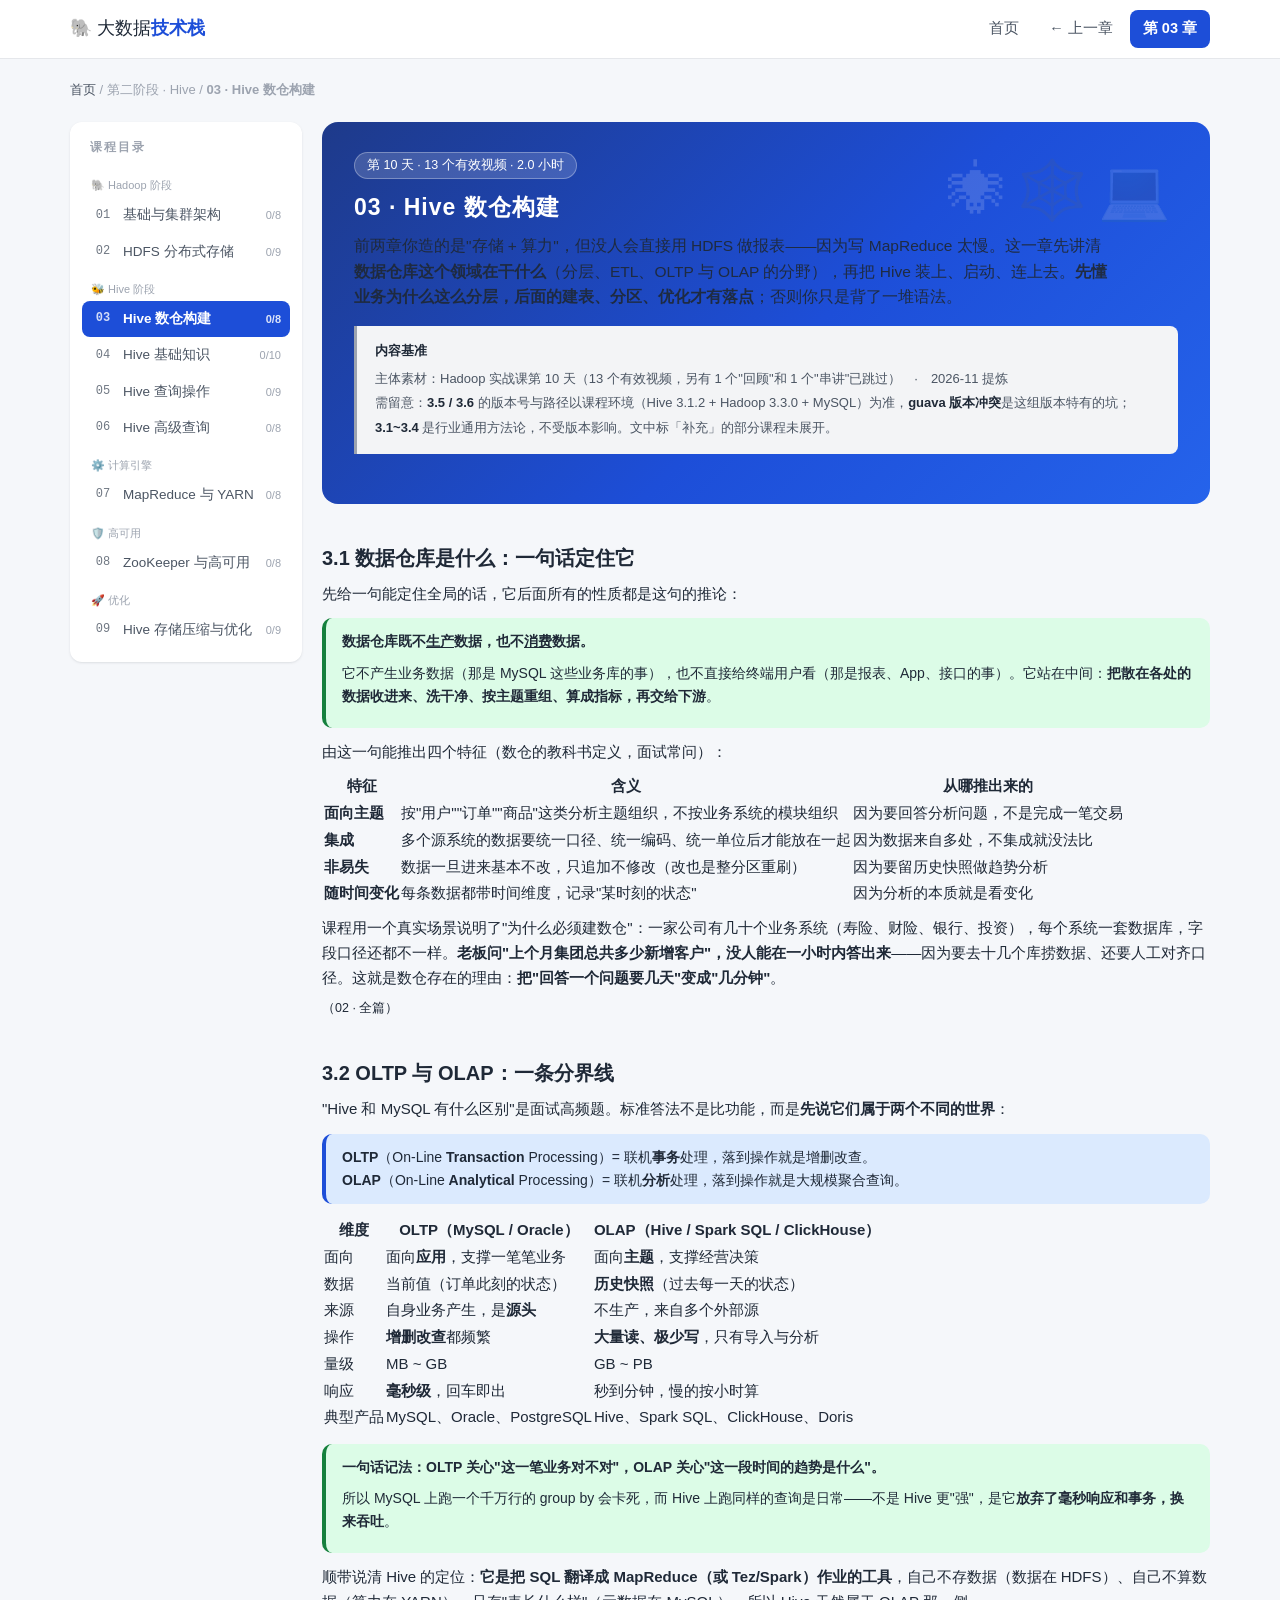
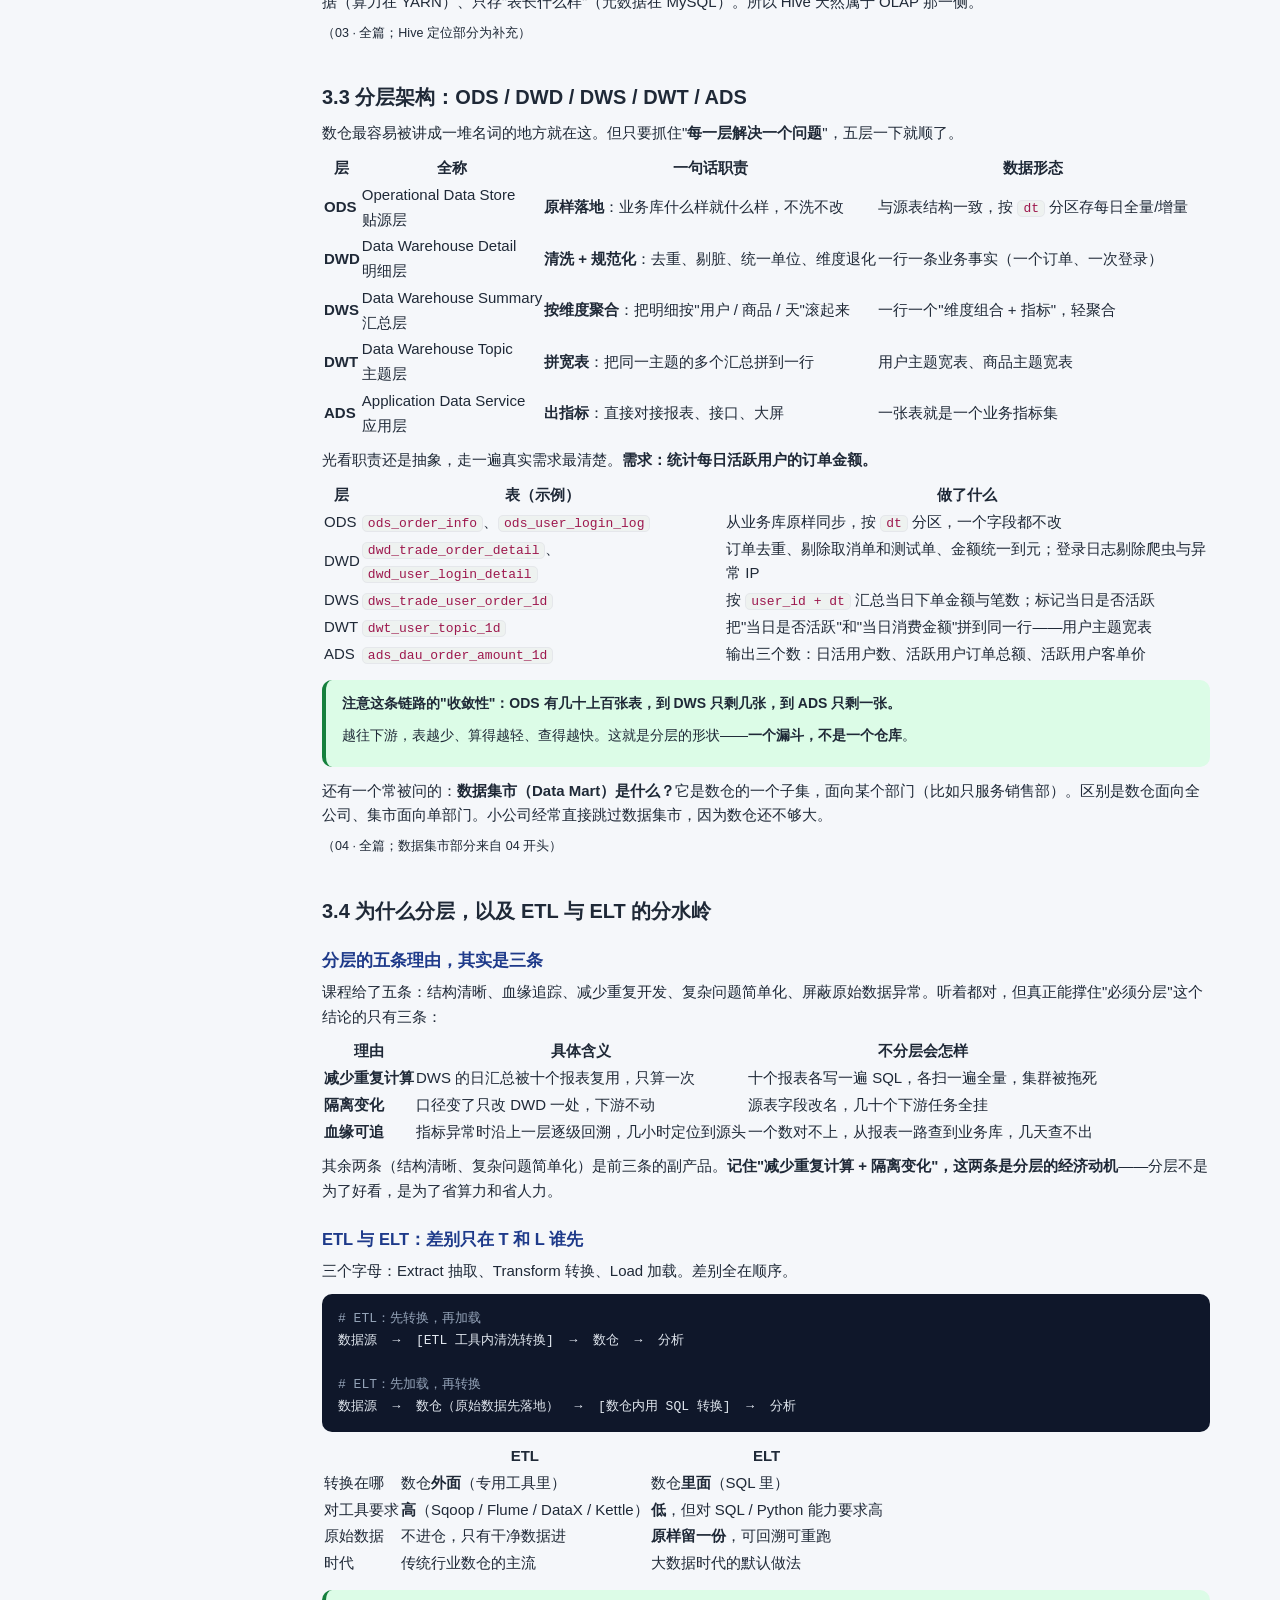
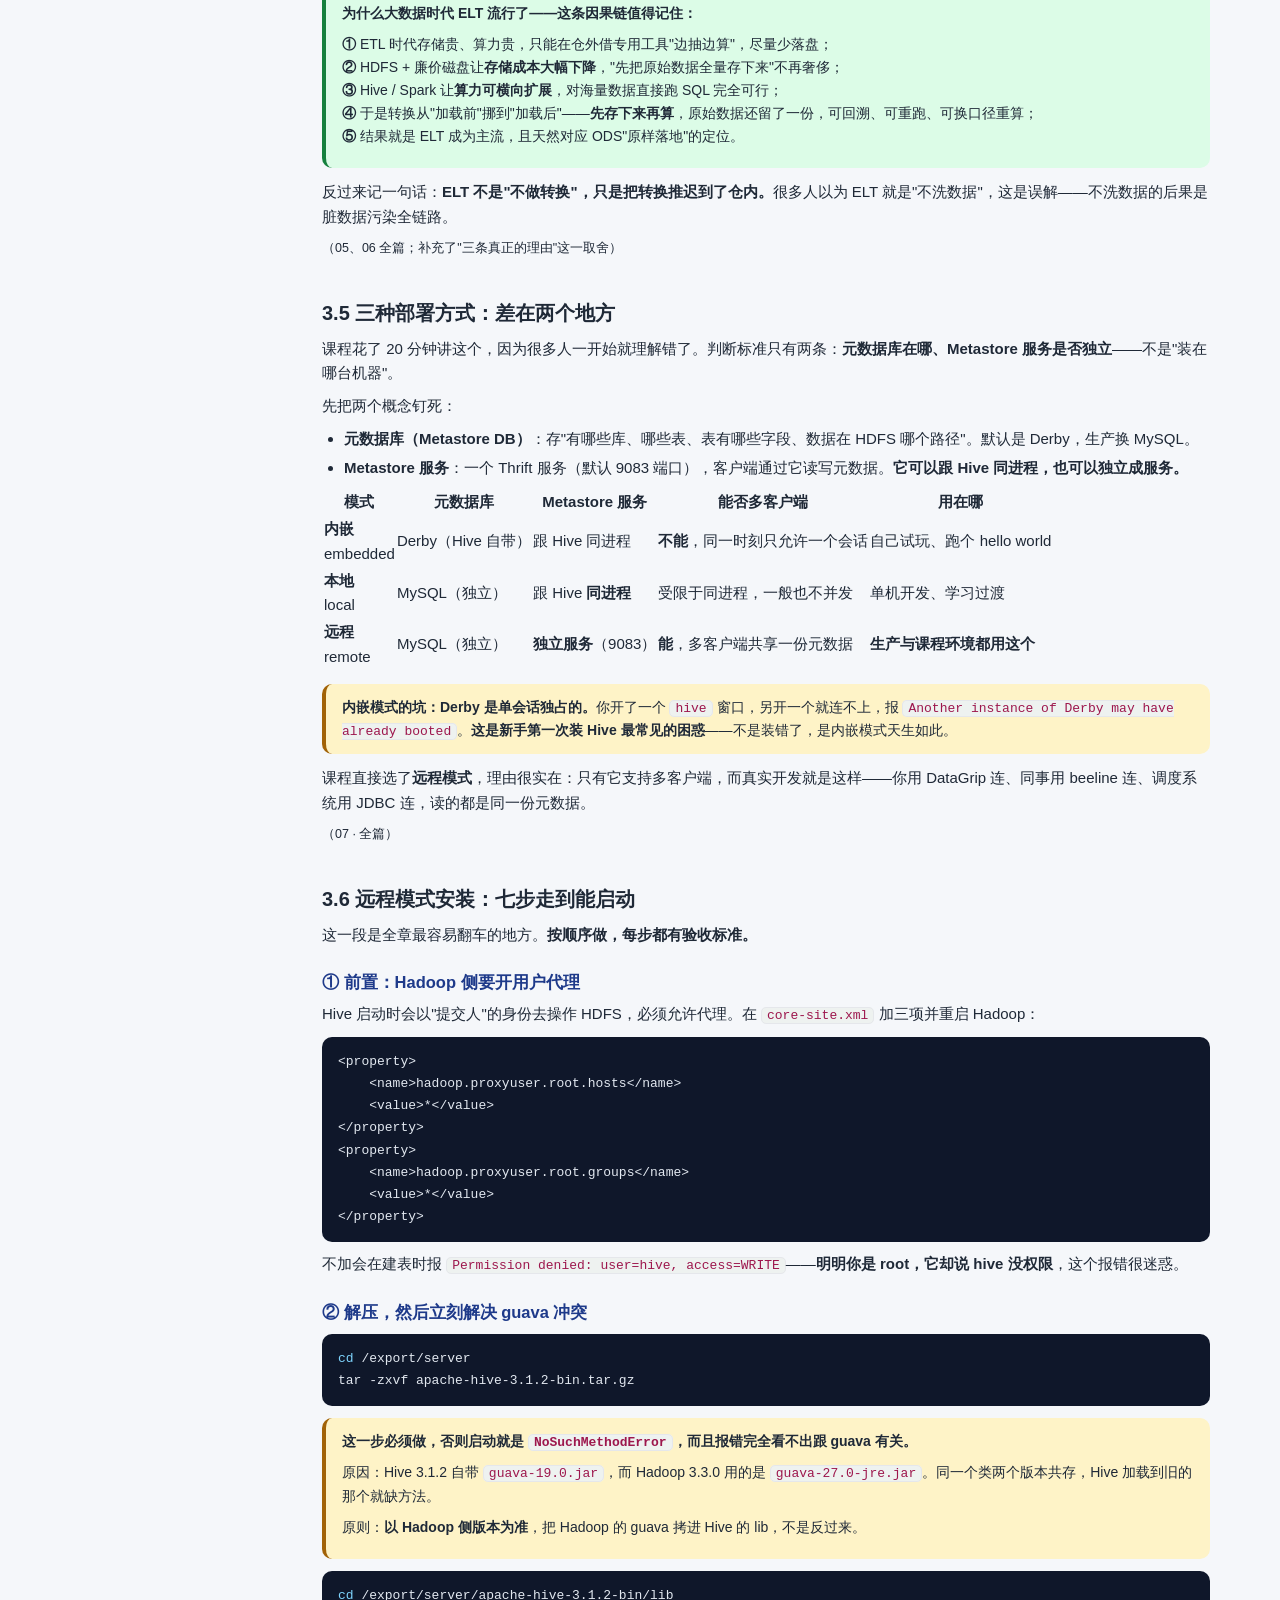
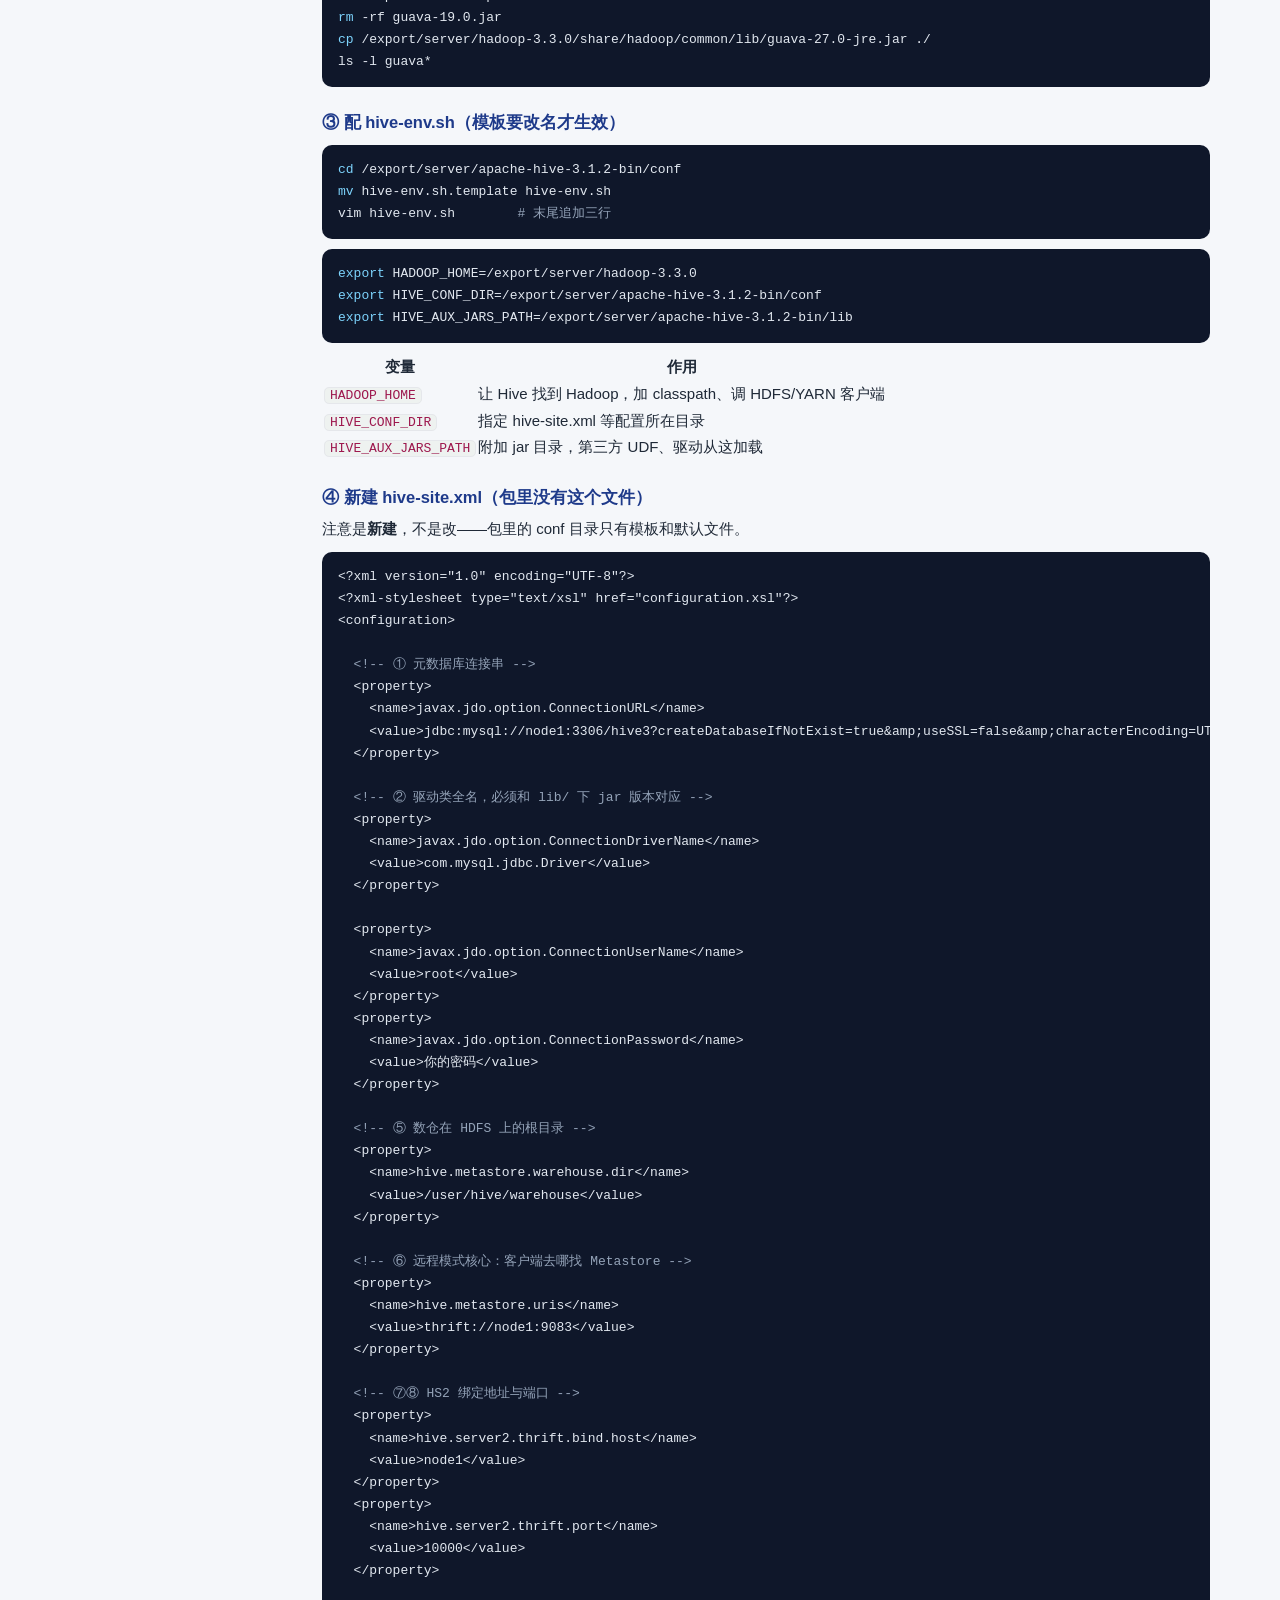
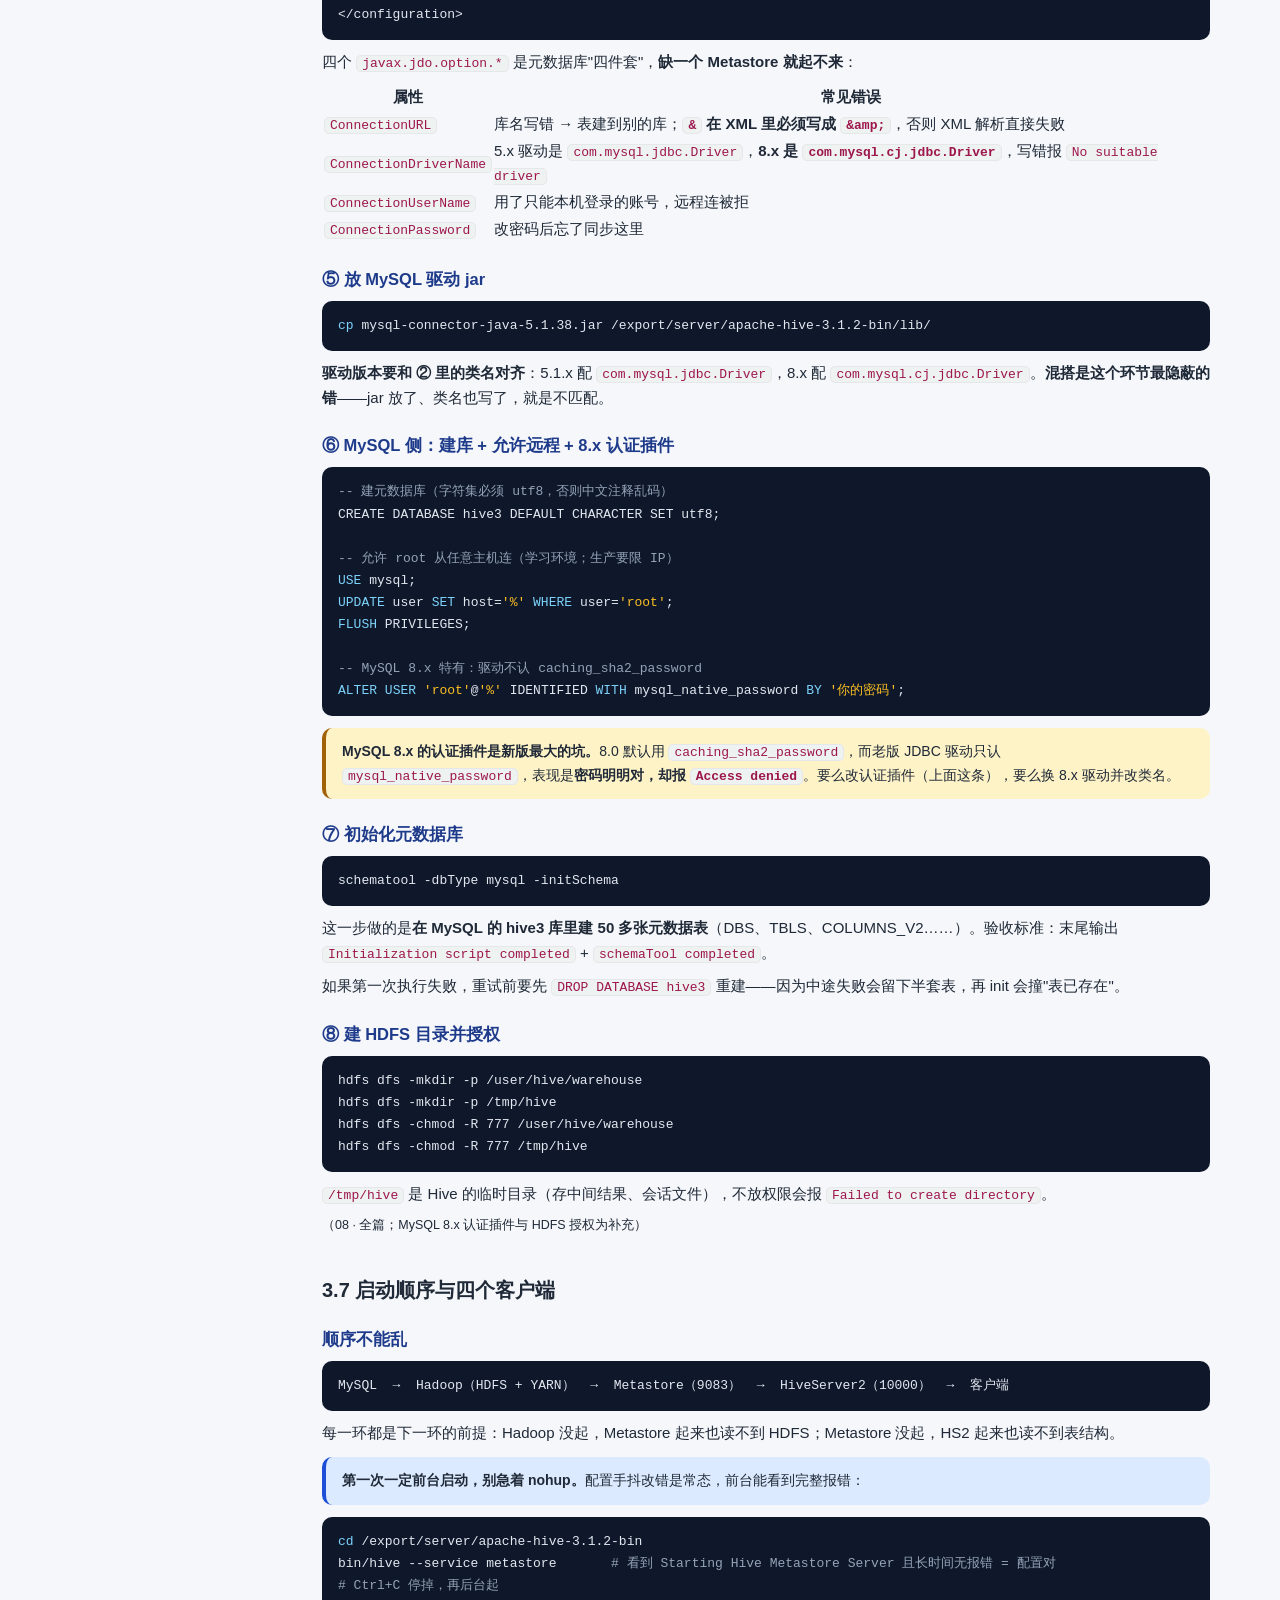
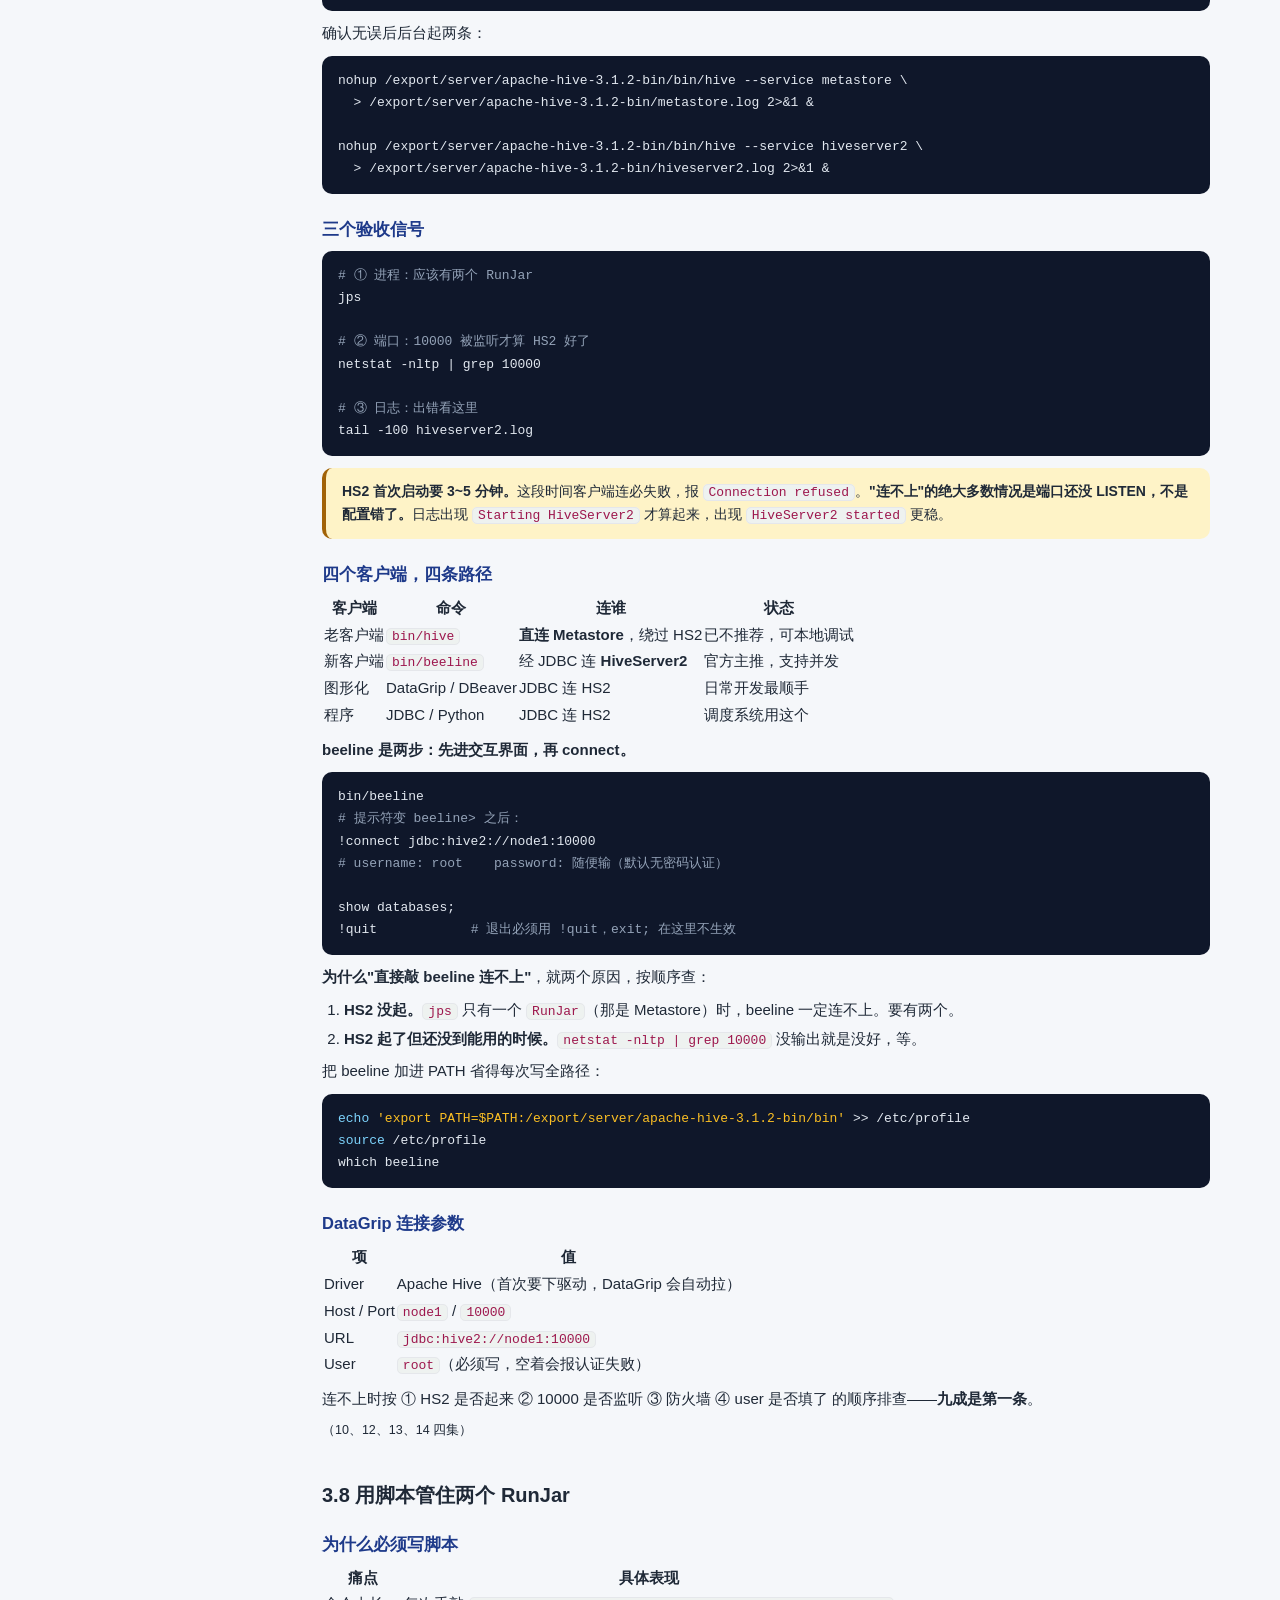
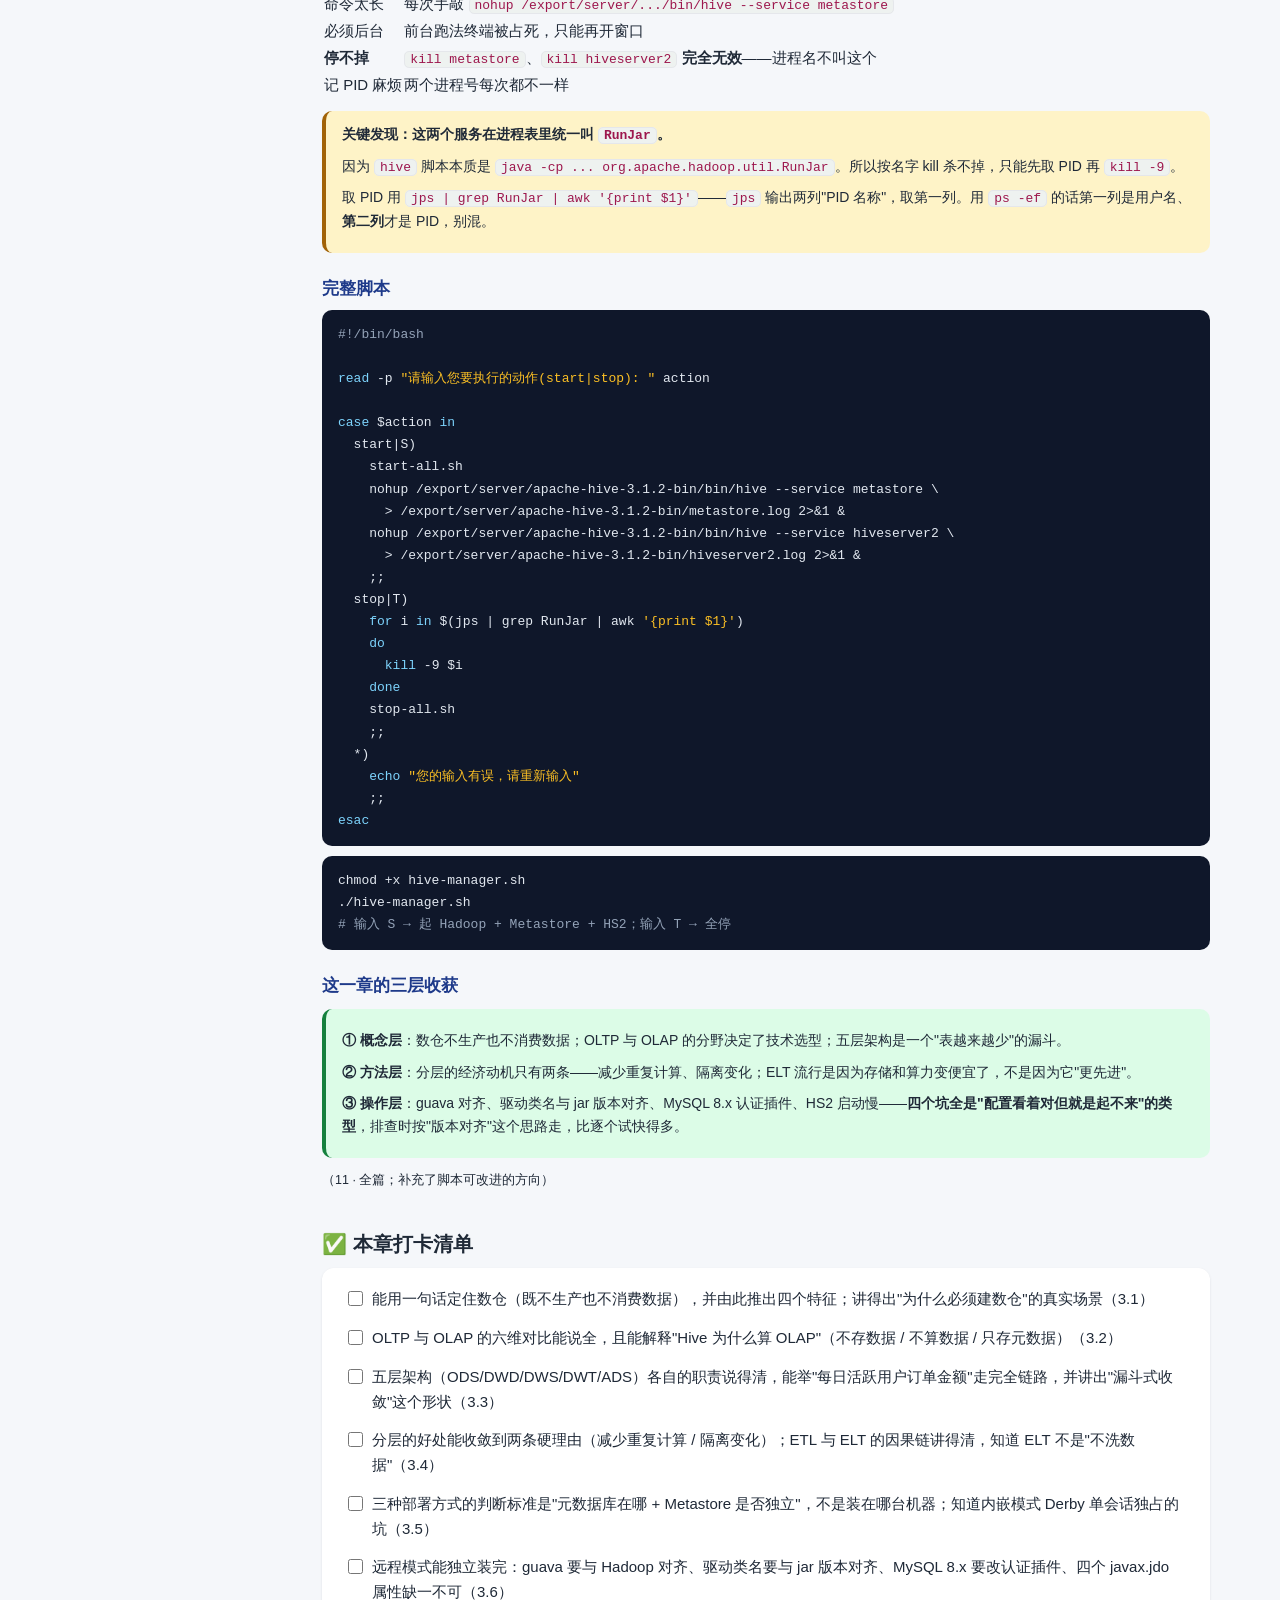
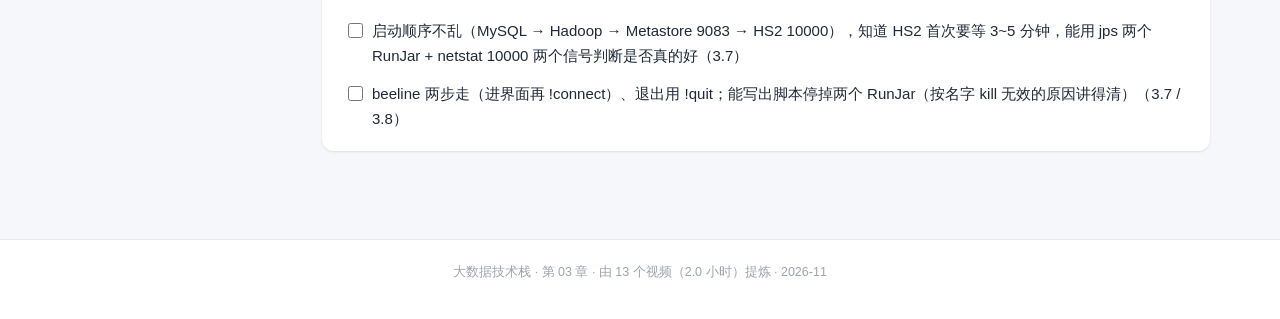
<file: ch03.html>
<!DOCTYPE html>
<html lang="zh-CN">
<head>
<meta charset="UTF-8">
<meta name="viewport" content="width=device-width, initial-scale=1.0">
<!-- ===== SECURITY-HARDENING 安全加固（勿删）：限制资源来源与外发，防点击劫持 ===== -->
<meta http-equiv="Content-Security-Policy" content="default-src 'self'; script-src 'self' 'unsafe-inline'; style-src 'self' 'unsafe-inline'; img-src 'self' data:; font-src 'self'; connect-src 'self'; media-src 'self'; object-src 'none'; base-uri 'none'; form-action 'none'; frame-src 'none'">
<meta name="referrer" content="strict-origin-when-cross-origin">
<script>
/* 防点击劫持：GitHub Pages 无法下发 X-Frame-Options，被第三方页面嵌套时自动跳出 */
(function () {
  if (window.top !== window.self) {
    try { window.top.location.href = window.self.location.href; }
    catch (e) { document.documentElement.innerHTML = ''; }
  }
})();
</script>
<!-- ===== SECURITY-HARDENING END ===== -->
<title>03 · Hive 数仓构建 — 大数据技术栈</title>
<link rel="stylesheet" href="assets/style.css">
</head>
<body data-page="c03">

<header class="topbar">
  <div class="container topbar-inner">
    <a href="index.html" class="logo">🐘 大数据<b>技术栈</b></a>
    <nav class="nav">
      <a href="index.html" data-nav="home">首页</a>
      <a href="ch02.html" data-nav="c02">← 上一章</a>
      <a href="ch03.html" data-nav="c03" class="active">第 03 章</a>
    </nav>
  </div>
</header>

<main class="container app" style="padding-top:20px;padding-bottom:48px">
  <div class="crumb"><a href="index.html">首页</a> / 第二阶段 · Hive / <b>03 · Hive 数仓构建</b></div>
  <div class="layout">

    <aside class="chapnav">
      <div class="cap">课程目录</div>
      <div class="grp">🐘 Hadoop 阶段</div>
      <a href="ch01.html" data-nav="c01"><span class="no">01</span>基础与集群架构 <span class="pg" data-chapter-progress="c01">0/8</span></a>
      <a href="ch02.html" data-nav="c02"><span class="no">02</span>HDFS 分布式存储 <span class="pg" data-chapter-progress="c02">0/9</span></a>
      <div class="grp">🐝 Hive 阶段</div>
      <a href="ch03.html" data-nav="c03" class="active"><span class="no">03</span>Hive 数仓构建 <span class="pg" data-chapter-progress="c03">0/8</span></a>
      <a href="ch04.html" data-nav="c04"><span class="no">04</span>Hive 基础知识 <span class="pg" data-chapter-progress="c04">0/10</span></a>
      <a href="ch05.html" data-nav="c05"><span class="no">05</span>Hive 查询操作 <span class="pg" data-chapter-progress="c05">0/9</span></a>
      <a href="ch06.html" data-nav="c06"><span class="no">06</span>Hive 高级查询 <span class="pg" data-chapter-progress="c06">0/8</span></a>
      <div class="grp">⚙️ 计算引擎</div>
      <a href="ch07.html" data-nav="c07"><span class="no">07</span>MapReduce 与 YARN <span class="pg" data-chapter-progress="c07">0/8</span></a>
      <div class="grp">🛡️ 高可用</div>
      <a href="ch08.html" data-nav="c08"><span class="no">08</span>ZooKeeper 与高可用 <span class="pg" data-chapter-progress="c08">0/8</span></a>
      <div class="grp">🚀 优化</div>
      <a href="ch09.html" data-nav="c09"><span class="no">09</span>Hive 存储压缩与优化 <span class="pg" data-chapter-progress="c09">0/9</span></a>
    </aside>

    <div class="appmain doc">

      <section class="hero compact">
        <span class="tag">第 10 天 · 13 个有效视频 · 2.0 小时</span>
        <h1>03 · Hive 数仓构建</h1>
        <p class="sub">前两章你造的是"存储 + 算力"，但没人会直接用 HDFS 做报表——因为写 MapReduce 太慢。这一章先讲清<b>数据仓库这个领域在干什么</b>（分层、ETL、OLTP 与 OLAP 的分野），再把 Hive 装上、启动、连上去。<b>先懂业务为什么这么分层，后面的建表、分区、优化才有落点</b>；否则你只是背了一堆语法。</p>

        <div class="basis-note">
          <span class="bt">内容基准</span>
          <span class="bl">主体素材：Hadoop 实战课第 10 天（13 个有效视频，另有 1 个"回顾"和 1 个"串讲"已跳过）　·　2026-11 提炼</span>
          <span class="bl">需留意：<b>3.5 / 3.6</b> 的版本号与路径以课程环境（Hive 3.1.2 + Hadoop 3.3.0 + MySQL）为准，<b>guava 版本冲突</b>是这组版本特有的坑；<b>3.1~3.4</b> 是行业通用方法论，不受版本影响。文中标「补充」的部分课程未展开。</span>
        </div>
      </section>

      <!-- ============ 3.1 ============ -->
      <h2>3.1 数据仓库是什么：一句话定住它</h2>

      <p>先给一句能定住全局的话，它后面所有的性质都是这句的推论：</p>

      <div class="callout ok"><b>数据仓库既不<u>生产</u>数据，也不<u>消费</u>数据。</b>
        <p>它不产生业务数据（那是 MySQL 这些业务库的事），也不直接给终端用户看（那是报表、App、接口的事）。它站在中间：<b>把散在各处的数据收进来、洗干净、按主题重组、算成指标，再交给下游</b>。</p>
      </div>

      <p>由这一句能推出四个特征（数仓的教科书定义，面试常问）：</p>

      <table>
        <thead><tr><th>特征</th><th>含义</th><th>从哪推出来的</th></tr></thead>
        <tbody>
          <tr><td><b>面向主题</b></td><td>按"用户""订单""商品"这类分析主题组织，不按业务系统的模块组织</td><td>因为要回答分析问题，不是完成一笔交易</td></tr>
          <tr><td><b>集成</b></td><td>多个源系统的数据要统一口径、统一编码、统一单位后才能放在一起</td><td>因为数据来自多处，不集成就没法比</td></tr>
          <tr><td><b>非易失</b></td><td>数据一旦进来基本不改，只追加不修改（改也是整分区重刷）</td><td>因为要留历史快照做趋势分析</td></tr>
          <tr><td><b>随时间变化</b></td><td>每条数据都带时间维度，记录"某时刻的状态"</td><td>因为分析的本质就是看变化</td></tr>
        </tbody>
      </table>

      <p>课程用一个真实场景说明了"为什么必须建数仓"：一家公司有几十个业务系统（寿险、财险、银行、投资），每个系统一套数据库，字段口径还都不一样。<b>老板问"上个月集团总共多少新增客户"，没人能在一小时内答出来</b>——因为要去十几个库捞数据、还要人工对齐口径。这就是数仓存在的理由：<b>把"回答一个问题要几天"变成"几分钟"</b>。</p>

      <p class="muted small">（02 · 全篇）</p>

      <!-- ============ 3.2 ============ -->
      <h2>3.2 OLTP 与 OLAP：一条分界线</h2>

      <p>"Hive 和 MySQL 有什么区别"是面试高频题。标准答法不是比功能，而是<b>先说它们属于两个不同的世界</b>：</p>

      <div class="callout info"><b>OLTP</b>（On-Line <b>Transaction</b> Processing）= 联机<b>事务</b>处理，落到操作就是增删改查。<br>
      <b>OLAP</b>（On-Line <b>Analytical</b> Processing）= 联机<b>分析</b>处理，落到操作就是大规模聚合查询。</div>

      <table>
        <thead><tr><th>维度</th><th>OLTP（MySQL / Oracle）</th><th>OLAP（Hive / Spark SQL / ClickHouse）</th></tr></thead>
        <tbody>
          <tr><td>面向</td><td>面向<b>应用</b>，支撑一笔笔业务</td><td>面向<b>主题</b>，支撑经营决策</td></tr>
          <tr><td>数据</td><td>当前值（订单此刻的状态）</td><td><b>历史快照</b>（过去每一天的状态）</td></tr>
          <tr><td>来源</td><td>自身业务产生，是<b>源头</b></td><td>不生产，来自多个外部源</td></tr>
          <tr><td>操作</td><td><b>增删改查</b>都频繁</td><td><b>大量读、极少写</b>，只有导入与分析</td></tr>
          <tr><td>量级</td><td>MB ~ GB</td><td>GB ~ PB</td></tr>
          <tr><td>响应</td><td><b>毫秒级</b>，回车即出</td><td>秒到分钟，慢的按小时算</td></tr>
          <tr><td>典型产品</td><td>MySQL、Oracle、PostgreSQL</td><td>Hive、Spark SQL、ClickHouse、Doris</td></tr>
        </tbody>
      </table>

      <div class="callout ok"><b>一句话记法：OLTP 关心"这一笔业务对不对"，OLAP 关心"这一段时间的趋势是什么"。</b>
        <p>所以 MySQL 上跑一个千万行的 group by 会卡死，而 Hive 上跑同样的查询是日常——不是 Hive 更"强"，是它<b>放弃了毫秒响应和事务，换来吞吐</b>。</p>
      </div>

      <p>顺带说清 Hive 的定位：<b>它是把 SQL 翻译成 MapReduce（或 Tez/Spark）作业的工具</b>，自己不存数据（数据在 HDFS）、自己不算数据（算力在 YARN）、只存"表长什么样"（元数据在 MySQL）。所以 Hive 天然属于 OLAP 那一侧。</p>

      <p class="muted small">（03 · 全篇；Hive 定位部分为补充）</p>

      <!-- ============ 3.3 ============ -->
      <h2>3.3 分层架构：ODS / DWD / DWS / DWT / ADS</h2>

      <p>数仓最容易被讲成一堆名词的地方就在这。但只要抓住"<b>每一层解决一个问题</b>"，五层一下就顺了。</p>

      <table>
        <thead><tr><th>层</th><th>全称</th><th>一句话职责</th><th>数据形态</th></tr></thead>
        <tbody>
          <tr><td><b>ODS</b></td><td>Operational Data Store<br>贴源层</td><td><b>原样落地</b>：业务库什么样就什么样，不洗不改</td><td>与源表结构一致，按 <code class="inline">dt</code> 分区存每日全量/增量</td></tr>
          <tr><td><b>DWD</b></td><td>Data Warehouse Detail<br>明细层</td><td><b>清洗 + 规范化</b>：去重、剔脏、统一单位、维度退化</td><td>一行一条业务事实（一个订单、一次登录）</td></tr>
          <tr><td><b>DWS</b></td><td>Data Warehouse Summary<br>汇总层</td><td><b>按维度聚合</b>：把明细按"用户 / 商品 / 天"滚起来</td><td>一行一个"维度组合 + 指标"，轻聚合</td></tr>
          <tr><td><b>DWT</b></td><td>Data Warehouse Topic<br>主题层</td><td><b>拼宽表</b>：把同一主题的多个汇总拼到一行</td><td>用户主题宽表、商品主题宽表</td></tr>
          <tr><td><b>ADS</b></td><td>Application Data Service<br>应用层</td><td><b>出指标</b>：直接对接报表、接口、大屏</td><td>一张表就是一个业务指标集</td></tr>
        </tbody>
      </table>

      <p>光看职责还是抽象，走一遍真实需求最清楚。<b>需求：统计每日活跃用户的订单金额。</b></p>

      <table>
        <thead><tr><th>层</th><th>表（示例）</th><th>做了什么</th></tr></thead>
        <tbody>
          <tr><td>ODS</td><td><code class="inline">ods_order_info</code>、<code class="inline">ods_user_login_log</code></td><td>从业务库原样同步，按 <code class="inline">dt</code> 分区，一个字段都不改</td></tr>
          <tr><td>DWD</td><td><code class="inline">dwd_trade_order_detail</code>、<code class="inline">dwd_user_login_detail</code></td><td>订单去重、剔除取消单和测试单、金额统一到元；登录日志剔除爬虫与异常 IP</td></tr>
          <tr><td>DWS</td><td><code class="inline">dws_trade_user_order_1d</code></td><td>按 <code class="inline">user_id + dt</code> 汇总当日下单金额与笔数；标记当日是否活跃</td></tr>
          <tr><td>DWT</td><td><code class="inline">dwt_user_topic_1d</code></td><td>把"当日是否活跃"和"当日消费金额"拼到同一行——用户主题宽表</td></tr>
          <tr><td>ADS</td><td><code class="inline">ads_dau_order_amount_1d</code></td><td>输出三个数：日活用户数、活跃用户订单总额、活跃用户客单价</td></tr>
        </tbody>
      </table>

      <div class="callout ok"><b>注意这条链路的"收敛性"：ODS 有几十上百张表，到 DWS 只剩几张，到 ADS 只剩一张。</b>
        <p>越往下游，表越少、算得越轻、查得越快。这就是分层的形状——<b>一个漏斗，不是一个仓库</b>。</p>
      </div>

      <p>还有一个常被问的：<b>数据集市（Data Mart）是什么？</b>它是数仓的一个子集，面向某个部门（比如只服务销售部）。区别是数仓面向全公司、集市面向单部门。小公司经常直接跳过数据集市，因为数仓还不够大。</p>

      <p class="muted small">（04 · 全篇；数据集市部分来自 04 开头）</p>

      <!-- ============ 3.4 ============ -->
      <h2>3.4 为什么分层，以及 ETL 与 ELT 的分水岭</h2>

      <h3>分层的五条理由，其实是三条</h3>

      <p>课程给了五条：结构清晰、血缘追踪、减少重复开发、复杂问题简单化、屏蔽原始数据异常。听着都对，但真正能撑住"必须分层"这个结论的只有三条：</p>

      <table>
        <thead><tr><th>理由</th><th>具体含义</th><th>不分层会怎样</th></tr></thead>
        <tbody>
          <tr><td><b>减少重复计算</b></td><td>DWS 的日汇总被十个报表复用，只算一次</td><td>十个报表各写一遍 SQL，各扫一遍全量，集群被拖死</td></tr>
          <tr><td><b>隔离变化</b></td><td>口径变了只改 DWD 一处，下游不动</td><td>源表字段改名，几十个下游任务全挂</td></tr>
          <tr><td><b>血缘可追</b></td><td>指标异常时沿上一层逐级回溯，几小时定位到源头</td><td>一个数对不上，从报表一路查到业务库，几天查不出</td></tr>
        </tbody>
      </table>

      <p>其余两条（结构清晰、复杂问题简单化）是前三条的副产品。<b>记住"减少重复计算 + 隔离变化"，这两条是分层的经济动机</b>——分层不是为了好看，是为了省算力和省人力。</p>

      <h3>ETL 与 ELT：差别只在 T 和 L 谁先</h3>

      <p>三个字母：Extract 抽取、Transform 转换、Load 加载。差别全在顺序。</p>

<pre class="code"><span class="cm"># ETL：先转换，再加载</span>
数据源  →  [ETL 工具内清洗转换]  →  数仓  →  分析

<span class="cm"># ELT：先加载，再转换</span>
数据源  →  数仓（原始数据先落地）  →  [数仓内用 SQL 转换]  →  分析</pre>

      <table>
        <thead><tr><th></th><th>ETL</th><th>ELT</th></tr></thead>
        <tbody>
          <tr><td>转换在哪</td><td>数仓<b>外面</b>（专用工具里）</td><td>数仓<b>里面</b>（SQL 里）</td></tr>
          <tr><td>对工具要求</td><td><b>高</b>（Sqoop / Flume / DataX / Kettle）</td><td><b>低</b>，但对 SQL / Python 能力要求高</td></tr>
          <tr><td>原始数据</td><td>不进仓，只有干净数据进</td><td><b>原样留一份</b>，可回溯可重跑</td></tr>
          <tr><td>时代</td><td>传统行业数仓的主流</td><td>大数据时代的默认做法</td></tr>
        </tbody>
      </table>

      <div class="callout ok"><b>为什么大数据时代 ELT 流行了——这条因果链值得记住：</b>
        <p><b>①</b> ETL 时代存储贵、算力贵，只能在仓外借专用工具"边抽边算"，尽量少落盘；<br>
        <b>②</b> HDFS + 廉价磁盘让<b>存储成本大幅下降</b>，"先把原始数据全量存下来"不再奢侈；<br>
        <b>③</b> Hive / Spark 让<b>算力可横向扩展</b>，对海量数据直接跑 SQL 完全可行；<br>
        <b>④</b> 于是转换从"加载前"挪到"加载后"——<b>先存下来再算</b>，原始数据还留了一份，可回溯、可重跑、可换口径重算；<br>
        <b>⑤</b> 结果就是 ELT 成为主流，且天然对应 ODS"原样落地"的定位。</p>
      </div>

      <p>反过来记一句话：<b>ELT 不是"不做转换"，只是把转换推迟到了仓内。</b>很多人以为 ELT 就是"不洗数据"，这是误解——不洗数据的后果是脏数据污染全链路。</p>

      <p class="muted small">（05、06 全篇；补充了"三条真正的理由"这一取舍）</p>

      <!-- ============ 3.5 ============ -->
      <h2>3.5 三种部署方式：差在两个地方</h2>

      <p>课程花了 20 分钟讲这个，因为很多人一开始就理解错了。判断标准只有两条：<b>元数据库在哪、Metastore 服务是否独立</b>——不是"装在哪台机器"。</p>

      <p>先把两个概念钉死：</p>
      <ul>
        <li><b>元数据库（Metastore DB）</b>：存"有哪些库、哪些表、表有哪些字段、数据在 HDFS 哪个路径"。默认是 Derby，生产换 MySQL。</li>
        <li><b>Metastore 服务</b>：一个 Thrift 服务（默认 9083 端口），客户端通过它读写元数据。<b>它可以跟 Hive 同进程，也可以独立成服务。</b></li>
      </ul>

      <table>
        <thead><tr><th>模式</th><th>元数据库</th><th>Metastore 服务</th><th>能否多客户端</th><th>用在哪</th></tr></thead>
        <tbody>
          <tr><td><b>内嵌</b><br>embedded</td><td>Derby（Hive 自带）</td><td>跟 Hive 同进程</td><td><b>不能</b>，同一时刻只允许一个会话</td><td>自己试玩、跑个 hello world</td></tr>
          <tr><td><b>本地</b><br>local</td><td>MySQL（独立）</td><td>跟 Hive <b>同进程</b></td><td>受限于同进程，一般也不并发</td><td>单机开发、学习过渡</td></tr>
          <tr><td><b>远程</b><br>remote</td><td>MySQL（独立）</td><td><b>独立服务</b>（9083）</td><td><b>能</b>，多客户端共享一份元数据</td><td><b>生产与课程环境都用这个</b></td></tr>
        </tbody>
      </table>

      <div class="callout warn"><b>内嵌模式的坑：Derby 是单会话独占的。</b>你开了一个 <code class="inline">hive</code> 窗口，另开一个就连不上，报 <code class="inline">Another instance of Derby may have already booted</code>。<b>这是新手第一次装 Hive 最常见的困惑</b>——不是装错了，是内嵌模式天生如此。</div>

      <p>课程直接选了<b>远程模式</b>，理由很实在：只有它支持多客户端，而真实开发就是这样——你用 DataGrip 连、同事用 beeline 连、调度系统用 JDBC 连，读的都是同一份元数据。</p>

      <p class="muted small">（07 · 全篇）</p>

      <!-- ============ 3.6 ============ -->
      <h2>3.6 远程模式安装：七步走到能启动</h2>

      <p>这一段是全章最容易翻车的地方。<b>按顺序做，每步都有验收标准。</b></p>

      <h3>① 前置：Hadoop 侧要开用户代理</h3>

      <p>Hive 启动时会以"提交人"的身份去操作 HDFS，必须允许代理。在 <code class="inline">core-site.xml</code> 加三项并重启 Hadoop：</p>

<pre class="code">&lt;property&gt;
    &lt;name&gt;hadoop.proxyuser.root.hosts&lt;/name&gt;
    &lt;value&gt;*&lt;/value&gt;
&lt;/property&gt;
&lt;property&gt;
    &lt;name&gt;hadoop.proxyuser.root.groups&lt;/name&gt;
    &lt;value&gt;*&lt;/value&gt;
&lt;/property&gt;</pre>

      <p>不加会在建表时报 <code class="inline">Permission denied: user=hive, access=WRITE</code>——<b>明明你是 root，它却说 hive 没权限</b>，这个报错很迷惑。</p>

      <h3>② 解压，然后立刻解决 guava 冲突</h3>

<pre class="code"><span class="kw">cd</span> /export/server
tar -zxvf apache-hive-3.1.2-bin.tar.gz</pre>

      <div class="callout warn"><b>这一步必须做，否则启动就是 <code class="inline">NoSuchMethodError</code>，而且报错完全看不出跟 guava 有关。</b>
        <p>原因：Hive 3.1.2 自带 <code class="inline">guava-19.0.jar</code>，而 Hadoop 3.3.0 用的是 <code class="inline">guava-27.0-jre.jar</code>。同一个类两个版本共存，Hive 加载到旧的那个就缺方法。</p>
        <p>原则：<b>以 Hadoop 侧版本为准</b>，把 Hadoop 的 guava 拷进 Hive 的 lib，不是反过来。</p>
      </div>

<pre class="code"><span class="kw">cd</span> /export/server/apache-hive-3.1.2-bin/lib
<span class="kw">rm</span> -rf guava-19.0.jar
<span class="kw">cp</span> /export/server/hadoop-3.3.0/share/hadoop/common/lib/guava-27.0-jre.jar ./
ls -l guava*</pre>

      <h3>③ 配 hive-env.sh（模板要改名才生效）</h3>

<pre class="code"><span class="kw">cd</span> /export/server/apache-hive-3.1.2-bin/conf
<span class="kw">mv</span> hive-env.sh.template hive-env.sh
vim hive-env.sh        <span class="cm"># 末尾追加三行</span></pre>

<pre class="code"><span class="kw">export</span> HADOOP_HOME=/export/server/hadoop-3.3.0
<span class="kw">export</span> HIVE_CONF_DIR=/export/server/apache-hive-3.1.2-bin/conf
<span class="kw">export</span> HIVE_AUX_JARS_PATH=/export/server/apache-hive-3.1.2-bin/lib</pre>

      <table>
        <thead><tr><th>变量</th><th>作用</th></tr></thead>
        <tbody>
          <tr><td><code class="inline">HADOOP_HOME</code></td><td>让 Hive 找到 Hadoop，加 classpath、调 HDFS/YARN 客户端</td></tr>
          <tr><td><code class="inline">HIVE_CONF_DIR</code></td><td>指定 hive-site.xml 等配置所在目录</td></tr>
          <tr><td><code class="inline">HIVE_AUX_JARS_PATH</code></td><td>附加 jar 目录，第三方 UDF、驱动从这加载</td></tr>
        </tbody>
      </table>

      <h3>④ 新建 hive-site.xml（包里没有这个文件）</h3>

      <p>注意是<b>新建</b>，不是改——包里的 conf 目录只有模板和默认文件。</p>

<pre class="code">&lt;?xml version="1.0" encoding="UTF-8"?&gt;
&lt;?xml-stylesheet type="text/xsl" href="configuration.xsl"?&gt;
&lt;configuration&gt;

  <span class="cm">&lt;!-- ① 元数据库连接串 --&gt;</span>
  &lt;property&gt;
    &lt;name&gt;javax.jdo.option.ConnectionURL&lt;/name&gt;
    &lt;value&gt;jdbc:mysql://node1:3306/hive3?createDatabaseIfNotExist=true&amp;amp;useSSL=false&amp;amp;characterEncoding=UTF-8&lt;/value&gt;
  &lt;/property&gt;

  <span class="cm">&lt;!-- ② 驱动类全名，必须和 lib/ 下 jar 版本对应 --&gt;</span>
  &lt;property&gt;
    &lt;name&gt;javax.jdo.option.ConnectionDriverName&lt;/name&gt;
    &lt;value&gt;com.mysql.jdbc.Driver&lt;/value&gt;
  &lt;/property&gt;

  &lt;property&gt;
    &lt;name&gt;javax.jdo.option.ConnectionUserName&lt;/name&gt;
    &lt;value&gt;root&lt;/value&gt;
  &lt;/property&gt;
  &lt;property&gt;
    &lt;name&gt;javax.jdo.option.ConnectionPassword&lt;/name&gt;
    &lt;value&gt;你的密码&lt;/value&gt;
  &lt;/property&gt;

  <span class="cm">&lt;!-- ⑤ 数仓在 HDFS 上的根目录 --&gt;</span>
  &lt;property&gt;
    &lt;name&gt;hive.metastore.warehouse.dir&lt;/name&gt;
    &lt;value&gt;/user/hive/warehouse&lt;/value&gt;
  &lt;/property&gt;

  <span class="cm">&lt;!-- ⑥ 远程模式核心：客户端去哪找 Metastore --&gt;</span>
  &lt;property&gt;
    &lt;name&gt;hive.metastore.uris&lt;/name&gt;
    &lt;value&gt;thrift://node1:9083&lt;/value&gt;
  &lt;/property&gt;

  <span class="cm">&lt;!-- ⑦⑧ HS2 绑定地址与端口 --&gt;</span>
  &lt;property&gt;
    &lt;name&gt;hive.server2.thrift.bind.host&lt;/name&gt;
    &lt;value&gt;node1&lt;/value&gt;
  &lt;/property&gt;
  &lt;property&gt;
    &lt;name&gt;hive.server2.thrift.port&lt;/name&gt;
    &lt;value&gt;10000&lt;/value&gt;
  &lt;/property&gt;

&lt;/configuration&gt;</pre>

      <p>四个 <code class="inline">javax.jdo.option.*</code> 是元数据库"四件套"，<b>缺一个 Metastore 就起不来</b>：</p>

      <table>
        <thead><tr><th>属性</th><th>常见错误</th></tr></thead>
        <tbody>
          <tr><td><code class="inline">ConnectionURL</code></td><td>库名写错 → 表建到别的库；<b><code class="inline">&amp;</code> 在 XML 里必须写成 <code class="inline">&amp;amp;</code></b>，否则 XML 解析直接失败</td></tr>
          <tr><td><code class="inline">ConnectionDriverName</code></td><td>5.x 驱动是 <code class="inline">com.mysql.jdbc.Driver</code>，<b>8.x 是 <code class="inline">com.mysql.cj.jdbc.Driver</code></b>，写错报 <code class="inline">No suitable driver</code></td></tr>
          <tr><td><code class="inline">ConnectionUserName</code></td><td>用了只能本机登录的账号，远程连被拒</td></tr>
          <tr><td><code class="inline">ConnectionPassword</code></td><td>改密码后忘了同步这里</td></tr>
        </tbody>
      </table>

      <h3>⑤ 放 MySQL 驱动 jar</h3>

<pre class="code"><span class="kw">cp</span> mysql-connector-java-5.1.38.jar /export/server/apache-hive-3.1.2-bin/lib/</pre>

      <p><b>驱动版本要和 ② 里的类名对齐</b>：5.1.x 配 <code class="inline">com.mysql.jdbc.Driver</code>，8.x 配 <code class="inline">com.mysql.cj.jdbc.Driver</code>。<b>混搭是这个环节最隐蔽的错</b>——jar 放了、类名也写了，就是不匹配。</p>

      <h3>⑥ MySQL 侧：建库 + 允许远程 + 8.x 认证插件</h3>

<pre class="code"><span class="cm">-- 建元数据库（字符集必须 utf8，否则中文注释乱码）</span>
CREATE DATABASE hive3 DEFAULT CHARACTER SET utf8;

<span class="cm">-- 允许 root 从任意主机连（学习环境；生产要限 IP）</span>
<span class="kw">USE</span> mysql;
<span class="kw">UPDATE</span> user <span class="kw">SET</span> host=<span class="st">'%'</span> <span class="kw">WHERE</span> user=<span class="st">'root'</span>;
<span class="kw">FLUSH</span> PRIVILEGES;

<span class="cm">-- MySQL 8.x 特有：驱动不认 caching_sha2_password</span>
<span class="kw">ALTER</span> <span class="kw">USER</span> <span class="st">'root'</span>@<span class="st">'%'</span> IDENTIFIED <span class="kw">WITH</span> mysql_native_password <span class="kw">BY</span> <span class="st">'你的密码'</span>;</pre>

      <div class="callout warn"><b>MySQL 8.x 的认证插件是新版最大的坑。</b>8.0 默认用 <code class="inline">caching_sha2_password</code>，而老版 JDBC 驱动只认 <code class="inline">mysql_native_password</code>，表现是<b>密码明明对，却报 <code class="inline">Access denied</code></b>。要么改认证插件（上面这条），要么换 8.x 驱动并改类名。</div>

      <h3>⑦ 初始化元数据库</h3>

<pre class="code">schematool -dbType mysql -initSchema</pre>

      <p>这一步做的是<b>在 MySQL 的 hive3 库里建 50 多张元数据表</b>（DBS、TBLS、COLUMNS_V2……）。验收标准：末尾输出 <code class="inline">Initialization script completed</code> + <code class="inline">schemaTool completed</code>。</p>

      <p>如果第一次执行失败，重试前要先 <code class="inline">DROP DATABASE hive3</code> 重建——因为中途失败会留下半套表，再 init 会撞"表已存在"。</p>

      <h3>⑧ 建 HDFS 目录并授权</h3>

<pre class="code">hdfs dfs -mkdir -p /user/hive/warehouse
hdfs dfs -mkdir -p /tmp/hive
hdfs dfs -chmod -R 777 /user/hive/warehouse
hdfs dfs -chmod -R 777 /tmp/hive</pre>

      <p><code class="inline">/tmp/hive</code> 是 Hive 的临时目录（存中间结果、会话文件），不放权限会报 <code class="inline">Failed to create directory</code>。</p>

      <p class="muted small">（08 · 全篇；MySQL 8.x 认证插件与 HDFS 授权为补充）</p>

      <!-- ============ 3.7 ============ -->
      <h2>3.7 启动顺序与四个客户端</h2>

      <h3>顺序不能乱</h3>

<pre class="code">MySQL  →  Hadoop（HDFS + YARN）  →  Metastore（9083）  →  HiveServer2（10000）  →  客户端</pre>

      <p>每一环都是下一环的前提：Hadoop 没起，Metastore 起来也读不到 HDFS；Metastore 没起，HS2 起来也读不到表结构。</p>

      <div class="callout info"><b>第一次一定前台启动，别急着 nohup。</b>配置手抖改错是常态，前台能看到完整报错：</div>

<pre class="code"><span class="kw">cd</span> /export/server/apache-hive-3.1.2-bin
bin/hive --service metastore       <span class="cm"># 看到 Starting Hive Metastore Server 且长时间无报错 = 配置对</span>
<span class="cm"># Ctrl+C 停掉，再后台起</span></pre>

      <p>确认无误后后台起两条：</p>

<pre class="code">nohup /export/server/apache-hive-3.1.2-bin/bin/hive --service metastore \
  &gt; /export/server/apache-hive-3.1.2-bin/metastore.log 2&gt;&amp;1 &amp;

nohup /export/server/apache-hive-3.1.2-bin/bin/hive --service hiveserver2 \
  &gt; /export/server/apache-hive-3.1.2-bin/hiveserver2.log 2&gt;&amp;1 &amp;</pre>

      <h3>三个验收信号</h3>

<pre class="code"><span class="cm"># ① 进程：应该有两个 RunJar</span>
jps

<span class="cm"># ② 端口：10000 被监听才算 HS2 好了</span>
netstat -nltp | grep 10000

<span class="cm"># ③ 日志：出错看这里</span>
tail -100 hiveserver2.log</pre>

      <div class="callout warn"><b>HS2 首次启动要 3~5 分钟。</b>这段时间客户端连必失败，报 <code class="inline">Connection refused</code>。<b>"连不上"的绝大多数情况是端口还没 LISTEN，不是配置错了。</b>日志出现 <code class="inline">Starting HiveServer2</code> 才算起来，出现 <code class="inline">HiveServer2 started</code> 更稳。</div>

      <h3>四个客户端，四条路径</h3>

      <table>
        <thead><tr><th>客户端</th><th>命令</th><th>连谁</th><th>状态</th></tr></thead>
        <tbody>
          <tr><td>老客户端</td><td><code class="inline">bin/hive</code></td><td><b>直连 Metastore</b>，绕过 HS2</td><td>已不推荐，可本地调试</td></tr>
          <tr><td>新客户端</td><td><code class="inline">bin/beeline</code></td><td>经 JDBC 连 <b>HiveServer2</b></td><td>官方主推，支持并发</td></tr>
          <tr><td>图形化</td><td>DataGrip / DBeaver</td><td>JDBC 连 HS2</td><td>日常开发最顺手</td></tr>
          <tr><td>程序</td><td>JDBC / Python</td><td>JDBC 连 HS2</td><td>调度系统用这个</td></tr>
        </tbody>
      </table>

      <p><b>beeline 是两步：先进交互界面，再 connect。</b></p>

<pre class="code">bin/beeline
<span class="cm"># 提示符变 beeline&gt; 之后：</span>
!connect jdbc:hive2://node1:10000
<span class="cm"># username: root    password: 随便输（默认无密码认证）</span>

show databases;
!quit            <span class="cm"># 退出必须用 !quit，exit; 在这里不生效</span></pre>

      <p><b>为什么"直接敲 beeline 连不上"</b>，就两个原因，按顺序查：</p>
      <ol>
        <li><b>HS2 没起。</b><code class="inline">jps</code> 只有一个 <code class="inline">RunJar</code>（那是 Metastore）时，beeline 一定连不上。要有两个。</li>
        <li><b>HS2 起了但还没到能用的时候。</b><code class="inline">netstat -nltp | grep 10000</code> 没输出就是没好，等。</li>
      </ol>

      <p>把 beeline 加进 PATH 省得每次写全路径：</p>

<pre class="code"><span class="kw">echo</span> <span class="st">'export PATH=$PATH:/export/server/apache-hive-3.1.2-bin/bin'</span> &gt;&gt; /etc/profile
<span class="kw">source</span> /etc/profile
which beeline</pre>

      <h3>DataGrip 连接参数</h3>

      <table>
        <thead><tr><th>项</th><th>值</th></tr></thead>
        <tbody>
          <tr><td>Driver</td><td>Apache Hive（首次要下驱动，DataGrip 会自动拉）</td></tr>
          <tr><td>Host / Port</td><td><code class="inline">node1</code> / <code class="inline">10000</code></td></tr>
          <tr><td>URL</td><td><code class="inline">jdbc:hive2://node1:10000</code></td></tr>
          <tr><td>User</td><td><code class="inline">root</code>（必须写，空着会报认证失败）</td></tr>
        </tbody>
      </table>

      <p>连不上时按 ① HS2 是否起来 ② 10000 是否监听 ③ 防火墙 ④ user 是否填了 的顺序排查——<b>九成是第一条</b>。</p>

      <p class="muted small">（10、12、13、14 四集）</p>

      <!-- ============ 3.8 ============ -->
      <h2>3.8 用脚本管住两个 RunJar</h2>

      <h3>为什么必须写脚本</h3>

      <table>
        <thead><tr><th>痛点</th><th>具体表现</th></tr></thead>
        <tbody>
          <tr><td>命令太长</td><td>每次手敲 <code class="inline">nohup /export/server/.../bin/hive --service metastore</code></td></tr>
          <tr><td>必须后台</td><td>前台跑法终端被占死，只能再开窗口</td></tr>
          <tr><td><b>停不掉</b></td><td><code class="inline">kill metastore</code>、<code class="inline">kill hiveserver2</code> <b>完全无效</b>——进程名不叫这个</td></tr>
          <tr><td>记 PID 麻烦</td><td>两个进程号每次都不一样</td></tr>
        </tbody>
      </table>

      <div class="callout warn"><b>关键发现：这两个服务在进程表里统一叫 <code class="inline">RunJar</code>。</b>
        <p>因为 <code class="inline">hive</code> 脚本本质是 <code class="inline">java -cp ... org.apache.hadoop.util.RunJar</code>。所以按名字 kill 杀不掉，只能先取 PID 再 <code class="inline">kill -9</code>。</p>
        <p>取 PID 用 <code class="inline">jps | grep RunJar | awk '{print $1}'</code>——<code class="inline">jps</code> 输出两列"PID 名称"，取第一列。用 <code class="inline">ps -ef</code> 的话第一列是用户名、<b>第二列</b>才是 PID，别混。</p>
      </div>

      <h3>完整脚本</h3>

<pre class="code"><span class="cm">#!/bin/bash</span>

<span class="kw">read</span> -p <span class="st">"请输入您要执行的动作(start|stop): "</span> action

<span class="kw">case</span> $action <span class="kw">in</span>
  start|S)
    start-all.sh
    nohup /export/server/apache-hive-3.1.2-bin/bin/hive --service metastore \
      &gt; /export/server/apache-hive-3.1.2-bin/metastore.log 2&gt;&amp;1 &amp;
    nohup /export/server/apache-hive-3.1.2-bin/bin/hive --service hiveserver2 \
      &gt; /export/server/apache-hive-3.1.2-bin/hiveserver2.log 2&gt;&amp;1 &amp;
    ;;
  stop|T)
    <span class="kw">for</span> i <span class="kw">in</span> $(jps | grep RunJar | awk <span class="st">'{print $1}'</span>)
    <span class="kw">do</span>
      <span class="kw">kill</span> -9 $i
    <span class="kw">done</span>
    stop-all.sh
    ;;
  *)
    <span class="kw">echo</span> <span class="st">"您的输入有误，请重新输入"</span>
    ;;
<span class="kw">esac</span></pre>

<pre class="code">chmod +x hive-manager.sh
./hive-manager.sh
<span class="cm"># 输入 S → 起 Hadoop + Metastore + HS2；输入 T → 全停</span></pre>

      <h3>这一章的三层收获</h3>

      <div class="callout ok">
        <p><b>① 概念层</b>：数仓不生产也不消费数据；OLTP 与 OLAP 的分野决定了技术选型；五层架构是一个"表越来越少"的漏斗。</p>
        <p><b>② 方法层</b>：分层的经济动机只有两条——减少重复计算、隔离变化；ELT 流行是因为存储和算力变便宜了，不是因为它"更先进"。</p>
        <p><b>③ 操作层</b>：guava 对齐、驱动类名与 jar 版本对齐、MySQL 8.x 认证插件、HS2 启动慢——<b>四个坑全是"配置看着对但就是起不来"的类型</b>，排查时按"版本对齐"这个思路走，比逐个试快得多。</p>
      </div>

      <p class="muted small">（11 · 全篇；补充了脚本可改进的方向）</p>

      <!-- ============ 打卡 ============ -->
      <h2>✅ 本章打卡清单</h2>
      <div class="checklist-card check">
        <label><input type="checkbox" id="c03-1" data-persist><span>能用一句话定住数仓（既不生产也不消费数据），并由此推出四个特征；讲得出"为什么必须建数仓"的真实场景（3.1）</span></label>
        <label><input type="checkbox" id="c03-2" data-persist><span>OLTP 与 OLAP 的六维对比能说全，且能解释"Hive 为什么算 OLAP"（不存数据 / 不算数据 / 只存元数据）（3.2）</span></label>
        <label><input type="checkbox" id="c03-3" data-persist><span>五层架构（ODS/DWD/DWS/DWT/ADS）各自的职责说得清，能举"每日活跃用户订单金额"走完全链路，并讲出"漏斗式收敛"这个形状（3.3）</span></label>
        <label><input type="checkbox" id="c03-4" data-persist><span>分层的好处能收敛到两条硬理由（减少重复计算 / 隔离变化）；ETL 与 ELT 的因果链讲得清，知道 ELT 不是"不洗数据"（3.4）</span></label>
        <label><input type="checkbox" id="c03-5" data-persist><span>三种部署方式的判断标准是"元数据库在哪 + Metastore 是否独立"，不是装在哪台机器；知道内嵌模式 Derby 单会话独占的坑（3.5）</span></label>
        <label><input type="checkbox" id="c03-6" data-persist><span>远程模式能独立装完：guava 要与 Hadoop 对齐、驱动类名要与 jar 版本对齐、MySQL 8.x 要改认证插件、四个 javax.jdo 属性缺一不可（3.6）</span></label>
        <label><input type="checkbox" id="c03-7" data-persist><span>启动顺序不乱（MySQL → Hadoop → Metastore 9083 → HS2 10000），知道 HS2 首次要等 3~5 分钟，能用 jps 两个 RunJar + netstat 10000 两个信号判断是否真的好（3.7）</span></label>
        <label><input type="checkbox" id="c03-8" data-persist><span>beeline 两步走（进界面再 !connect）、退出用 !quit；能写出脚本停掉两个 RunJar（按名字 kill 无效的原因讲得清）（3.7 / 3.8）</span></label>
      </div>

    </div>
  </div>
</main>

<footer class="footer">
  <div class="container">
    <p class="muted small">大数据技术栈 · 第 03 章 · 由 13 个视频（2.0 小时）提炼 · 2026-11</p>
  </div>
</footer>

<script src="assets/app.js"></script>
</body>
</html>
</file>
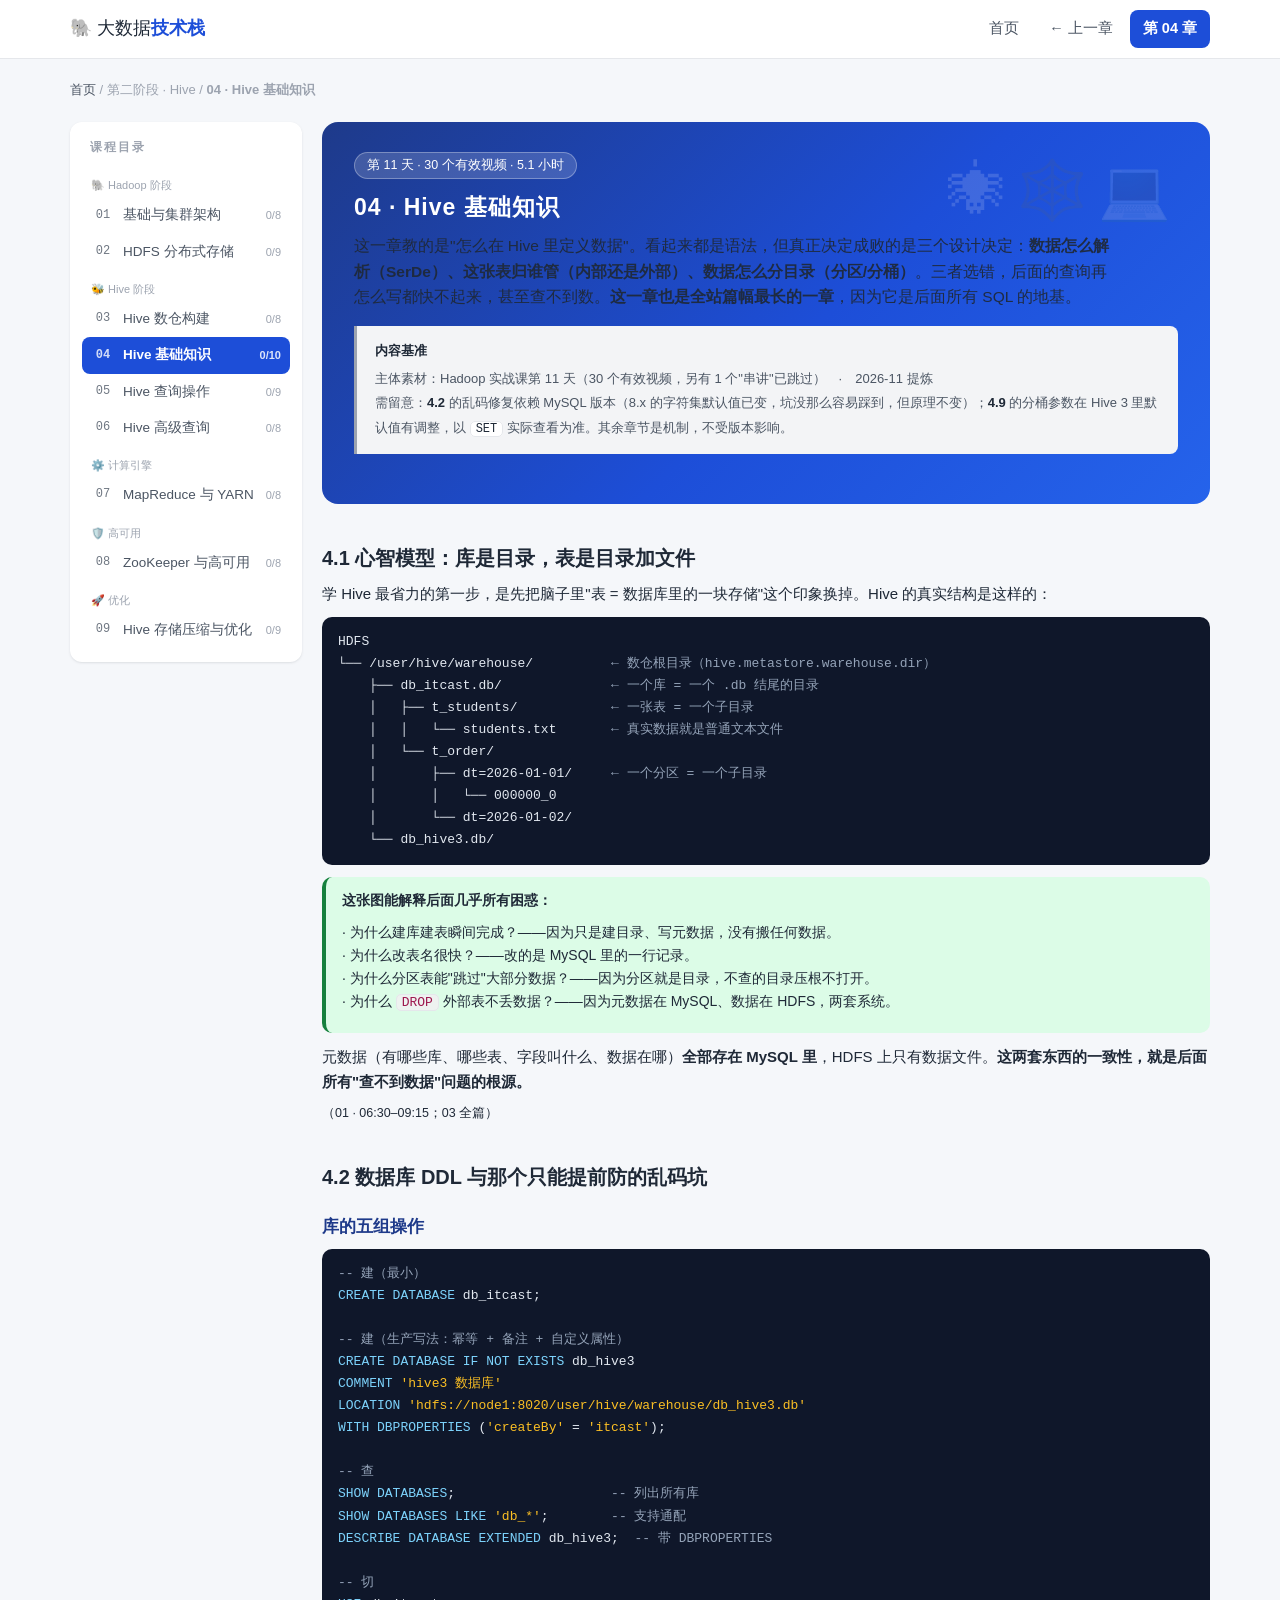
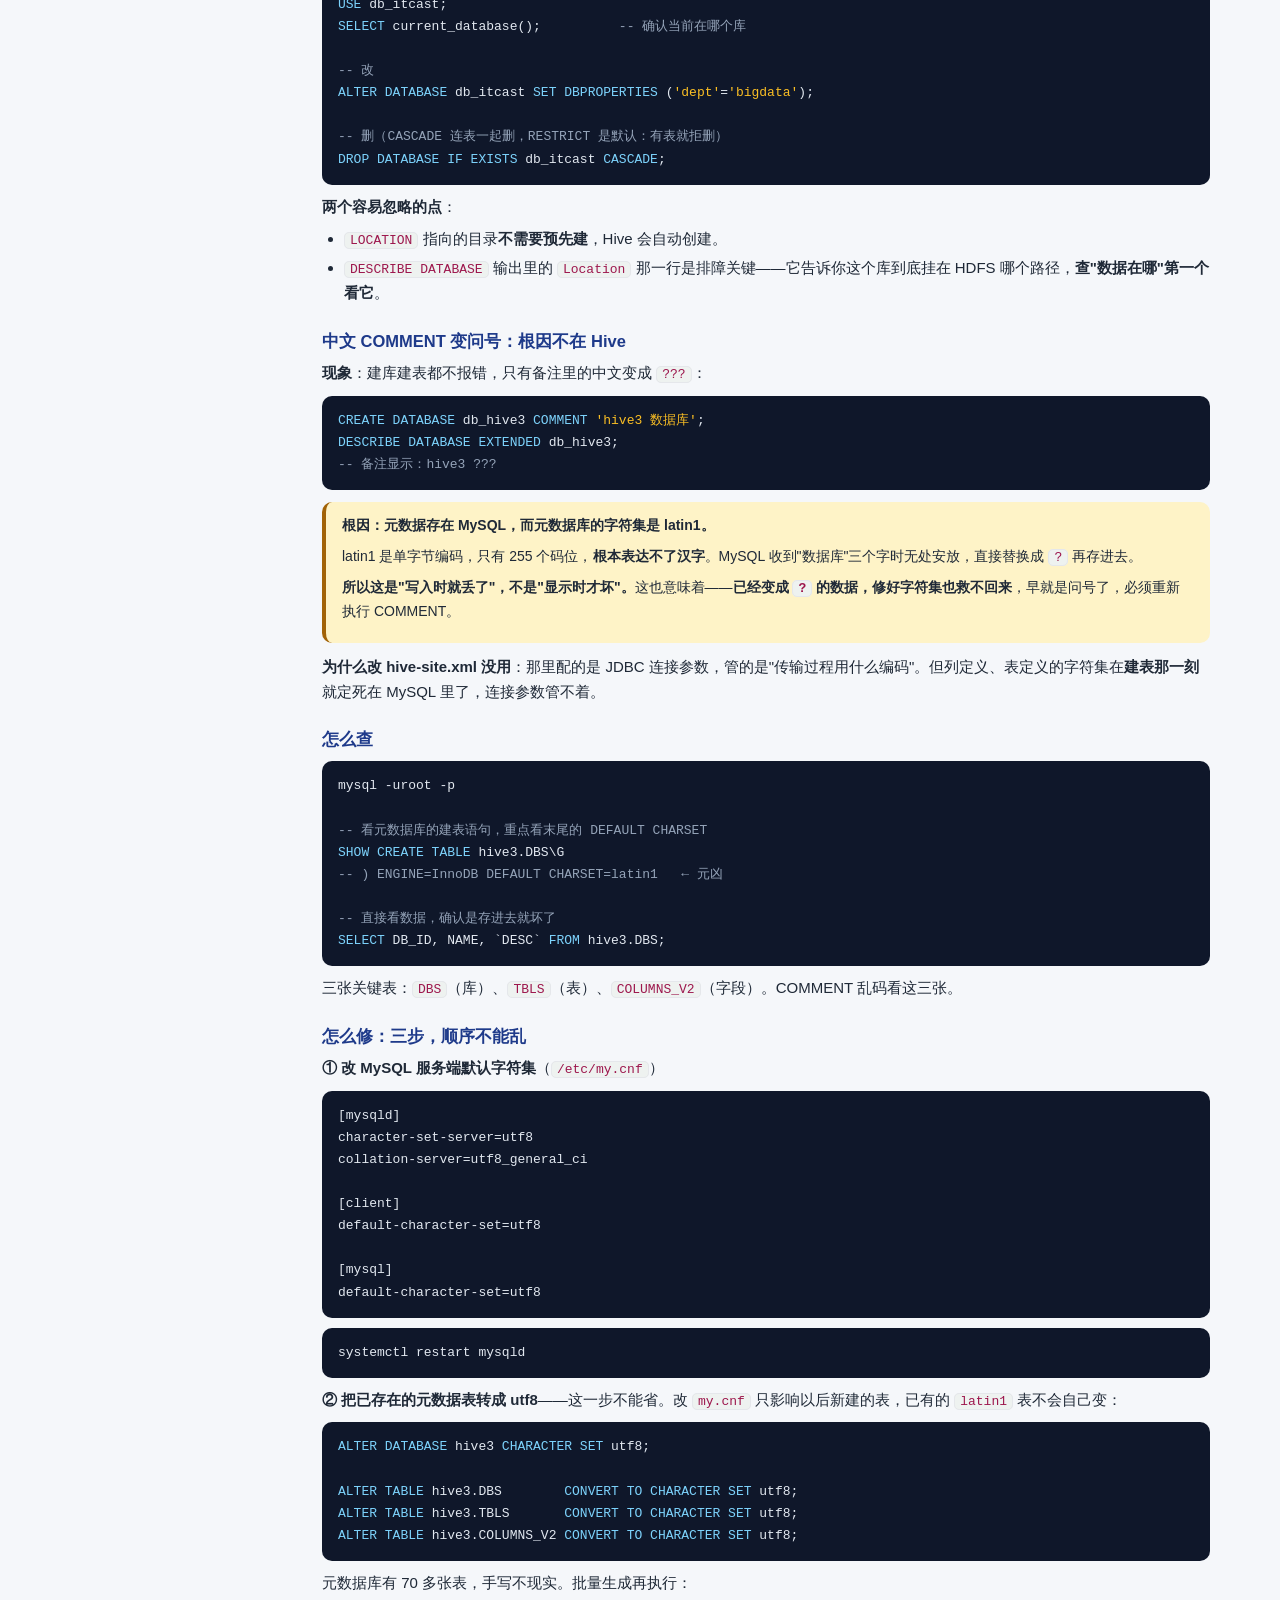
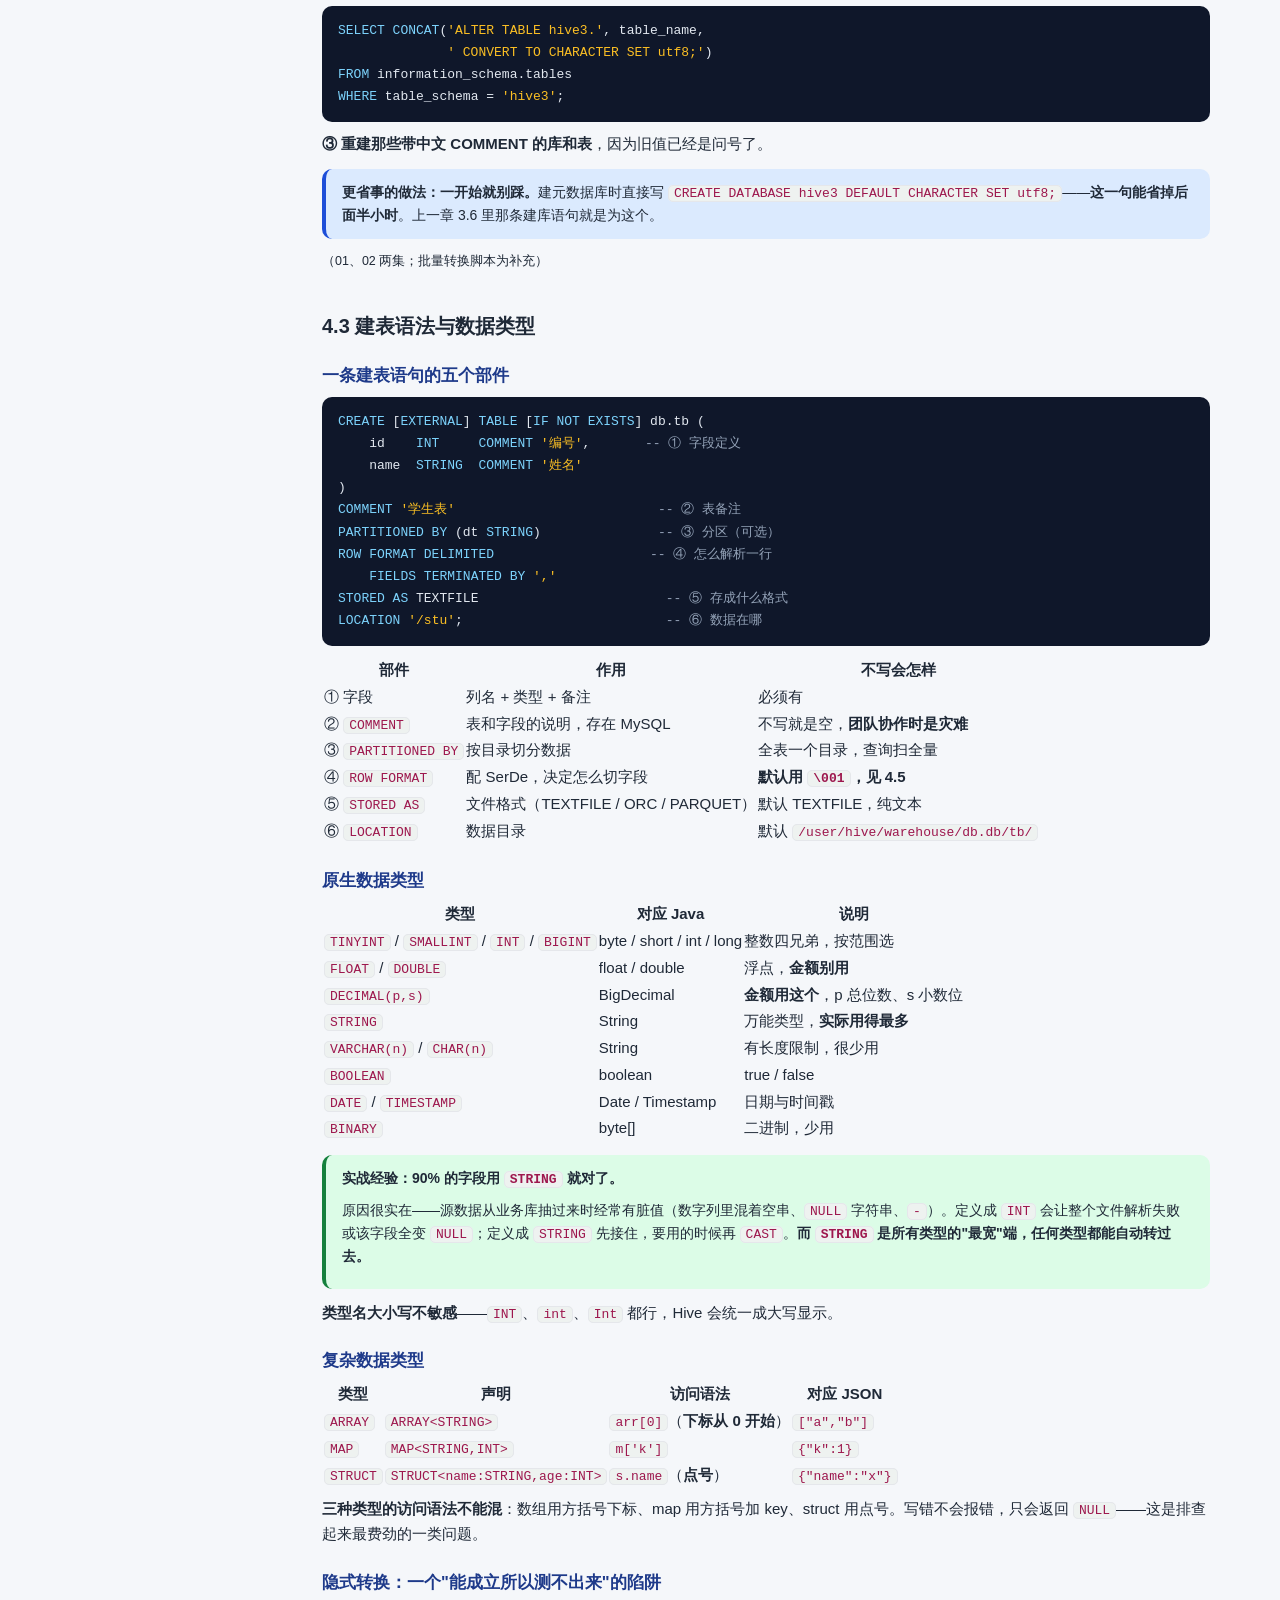
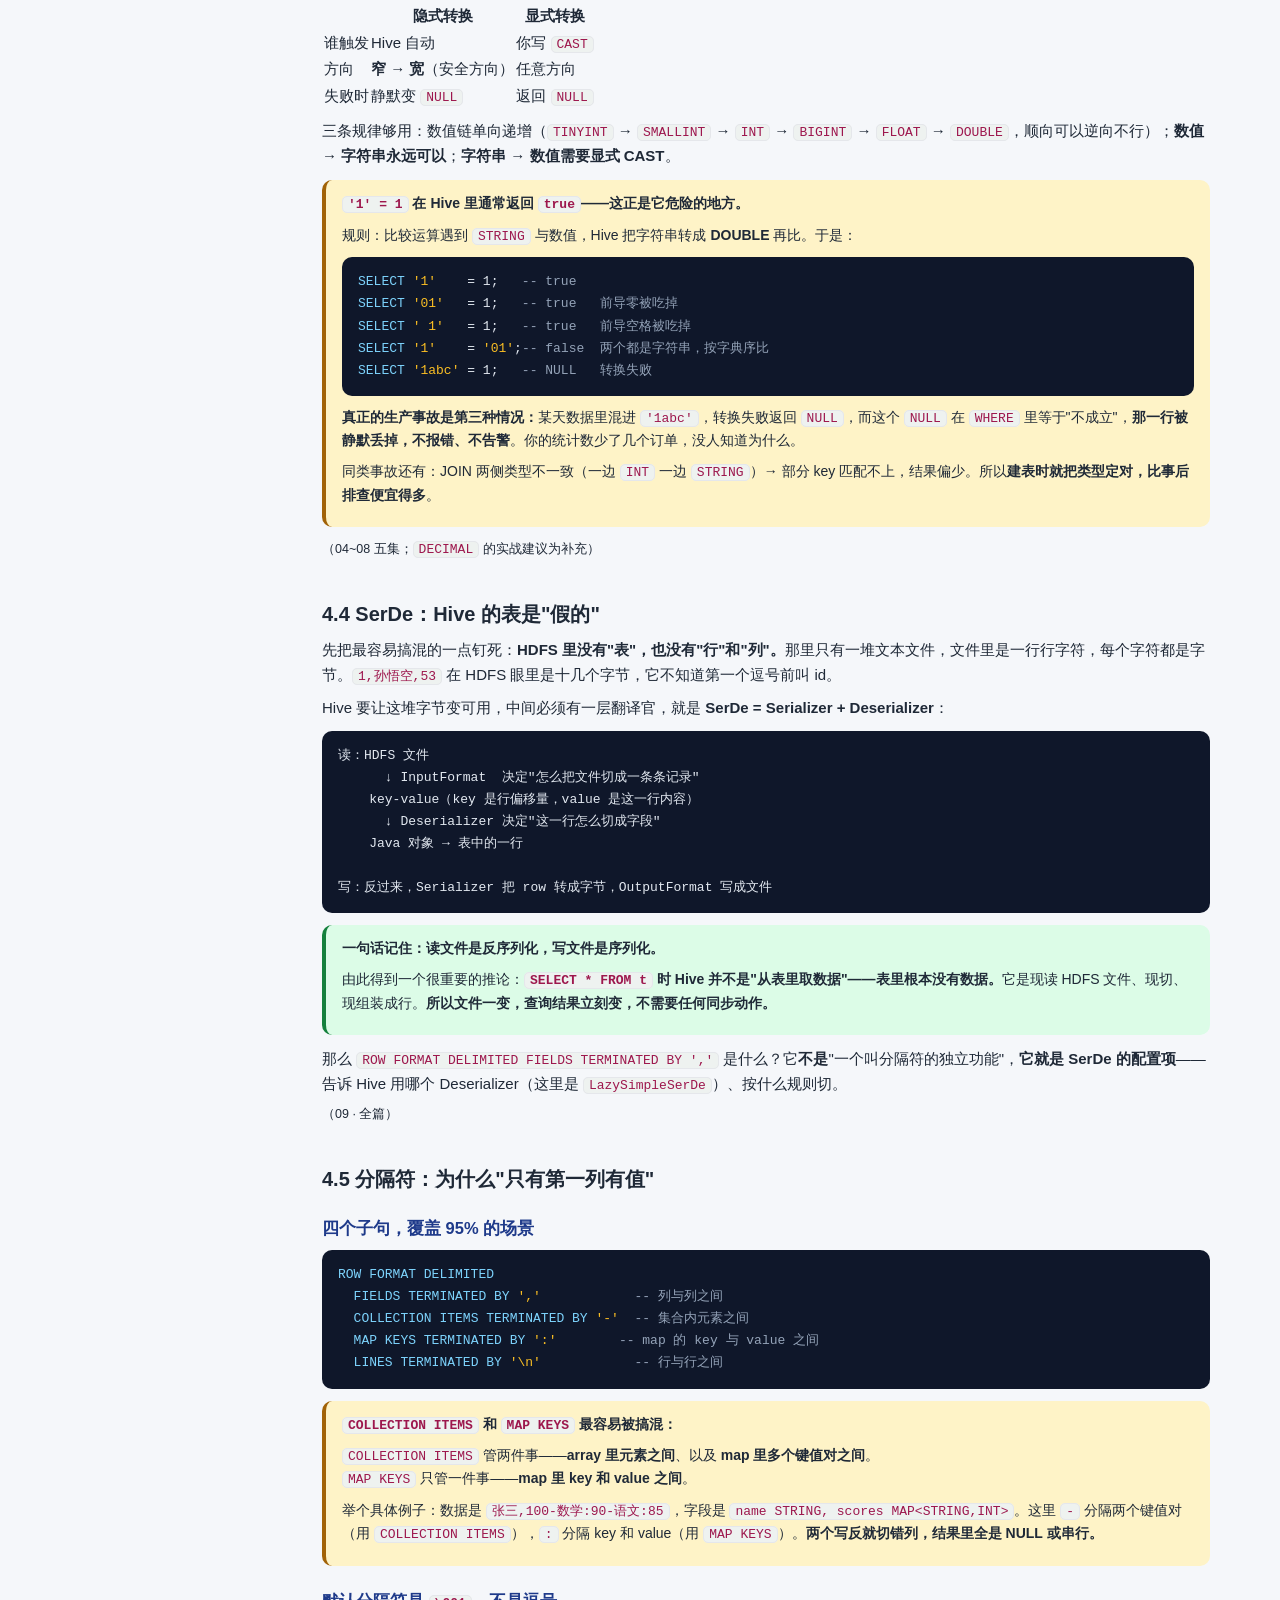
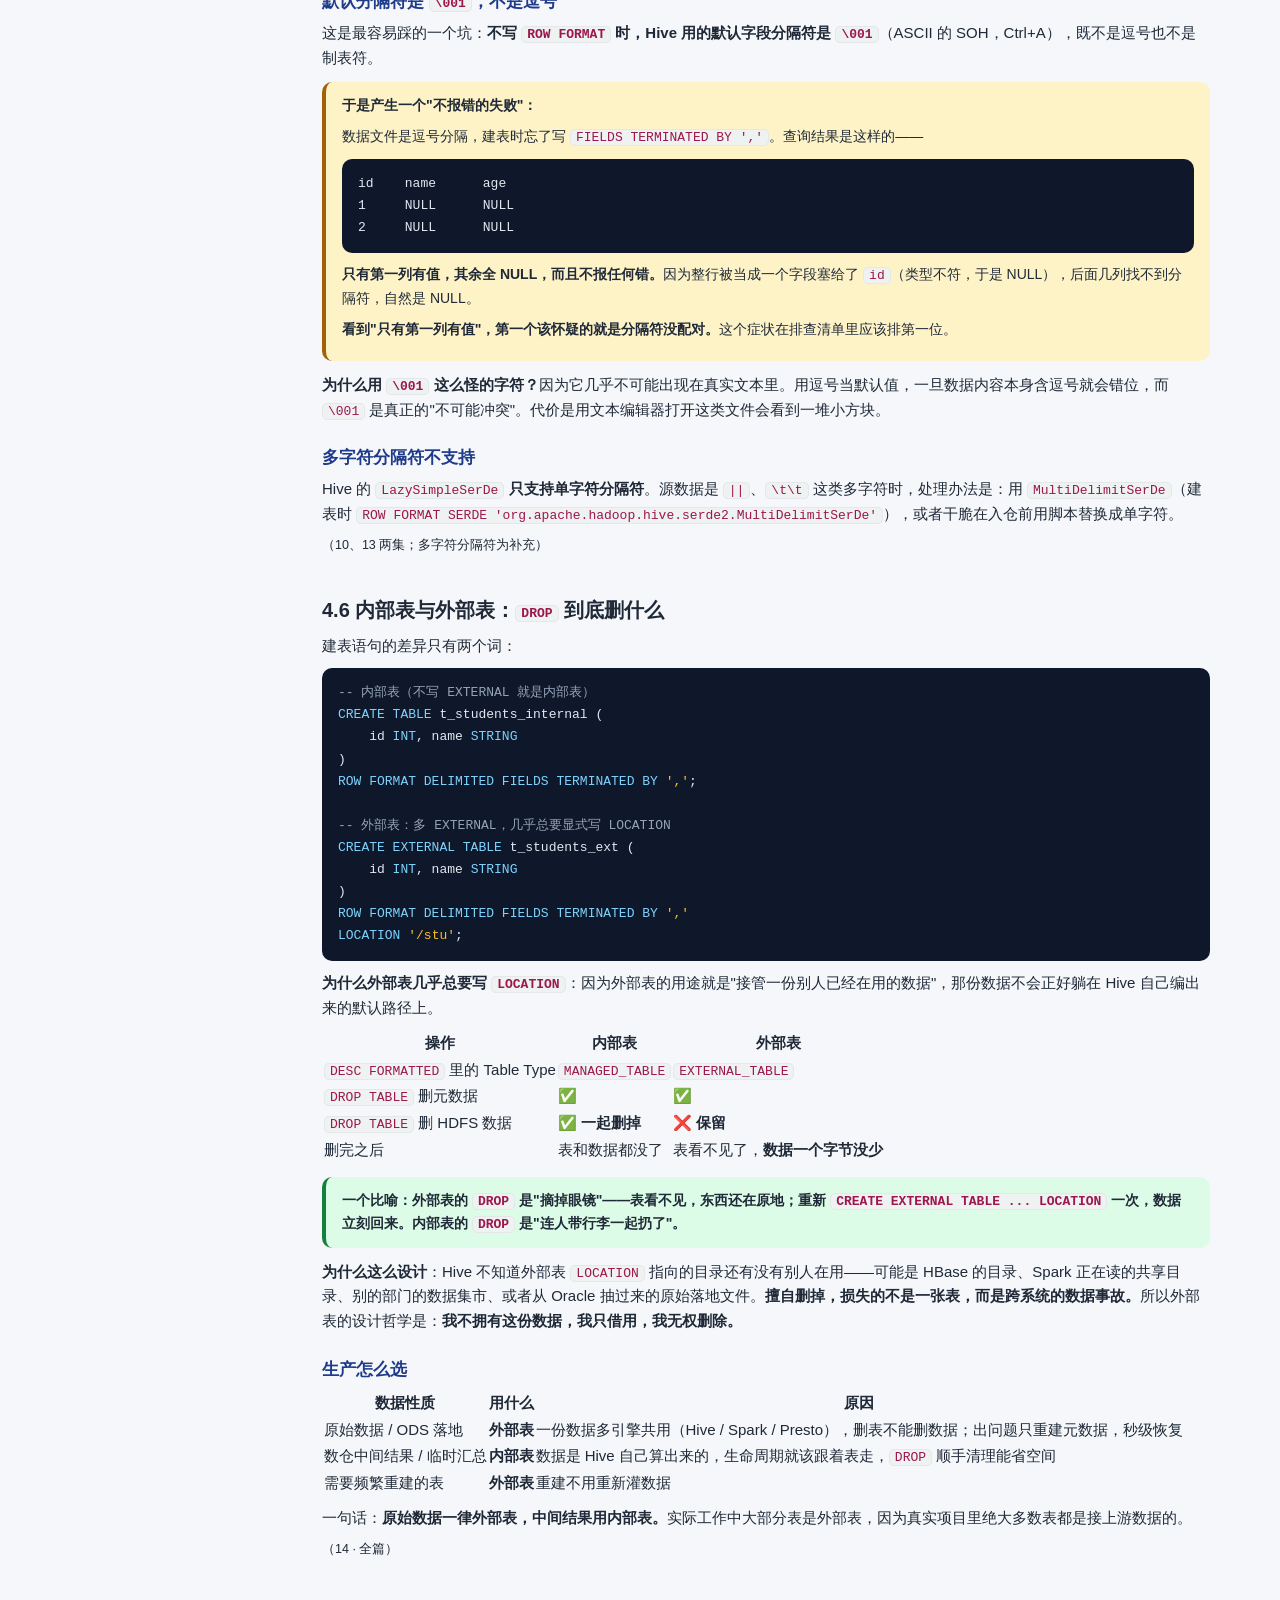
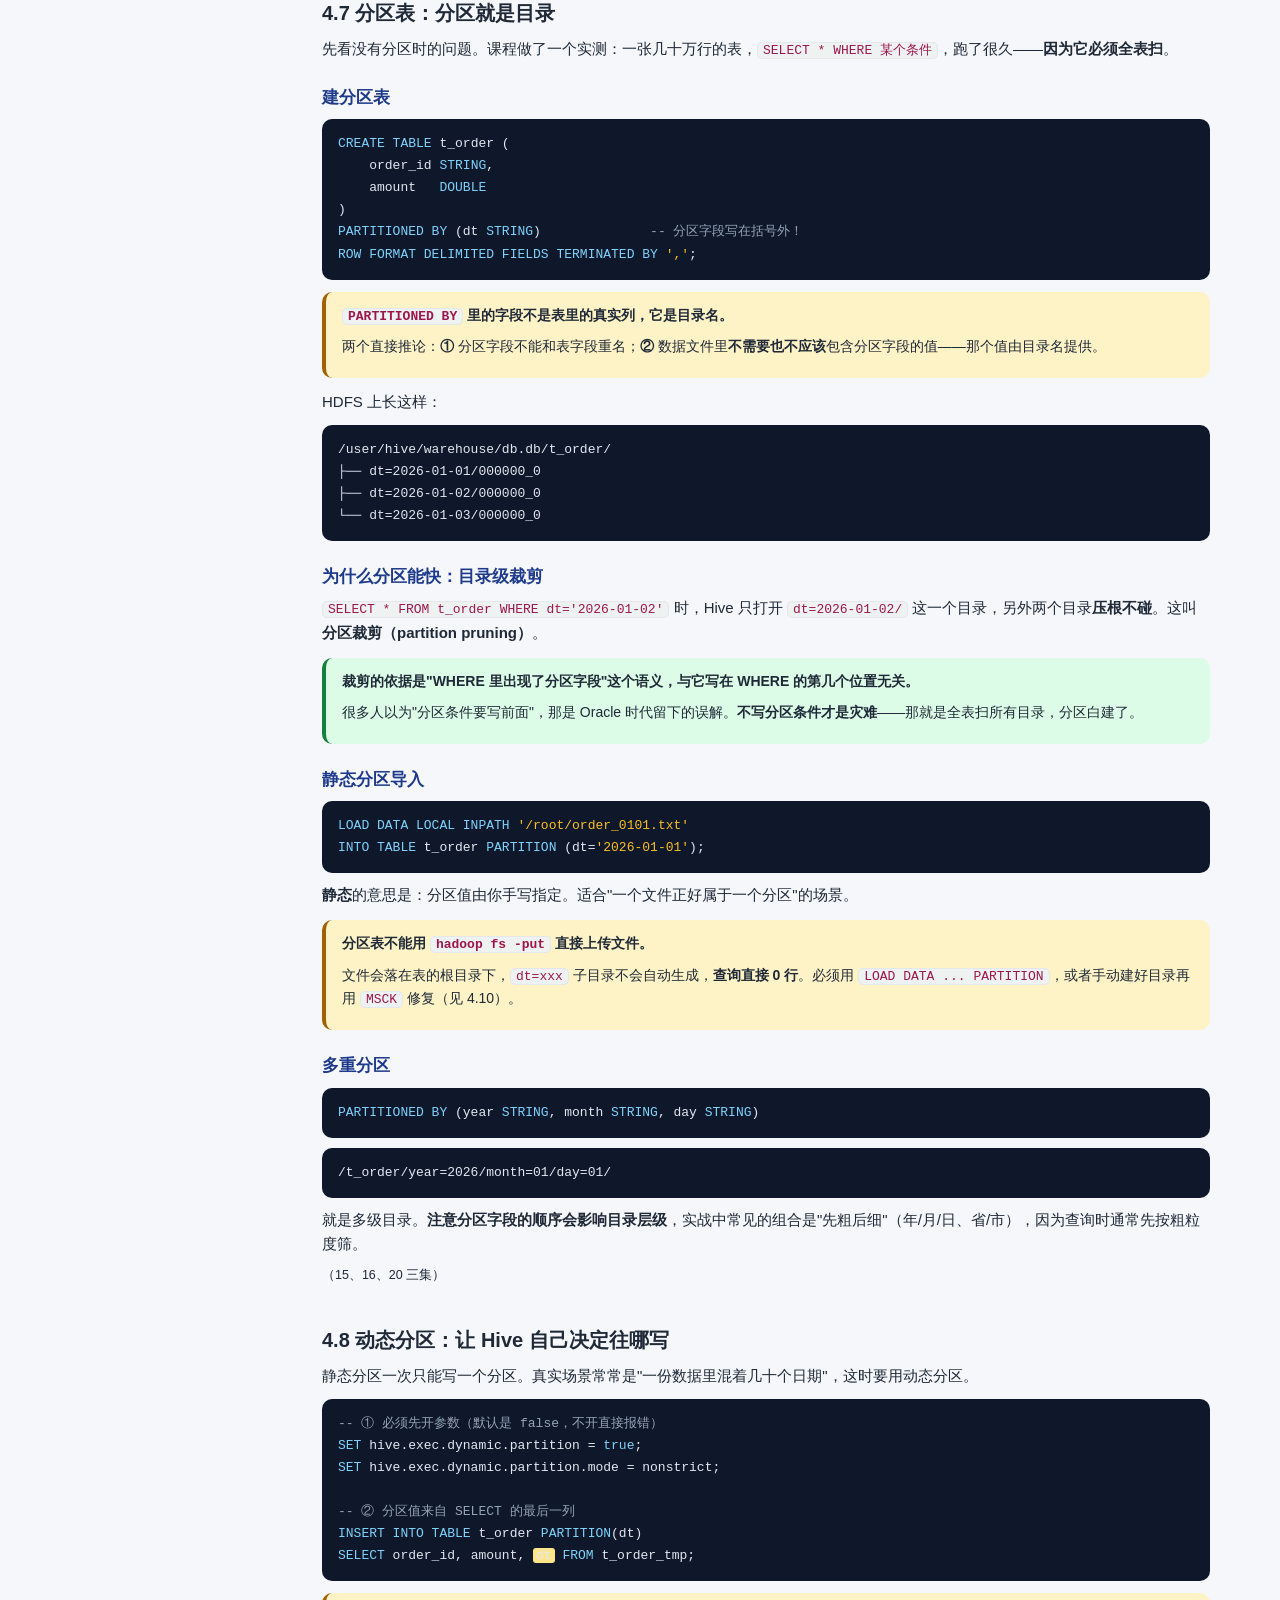
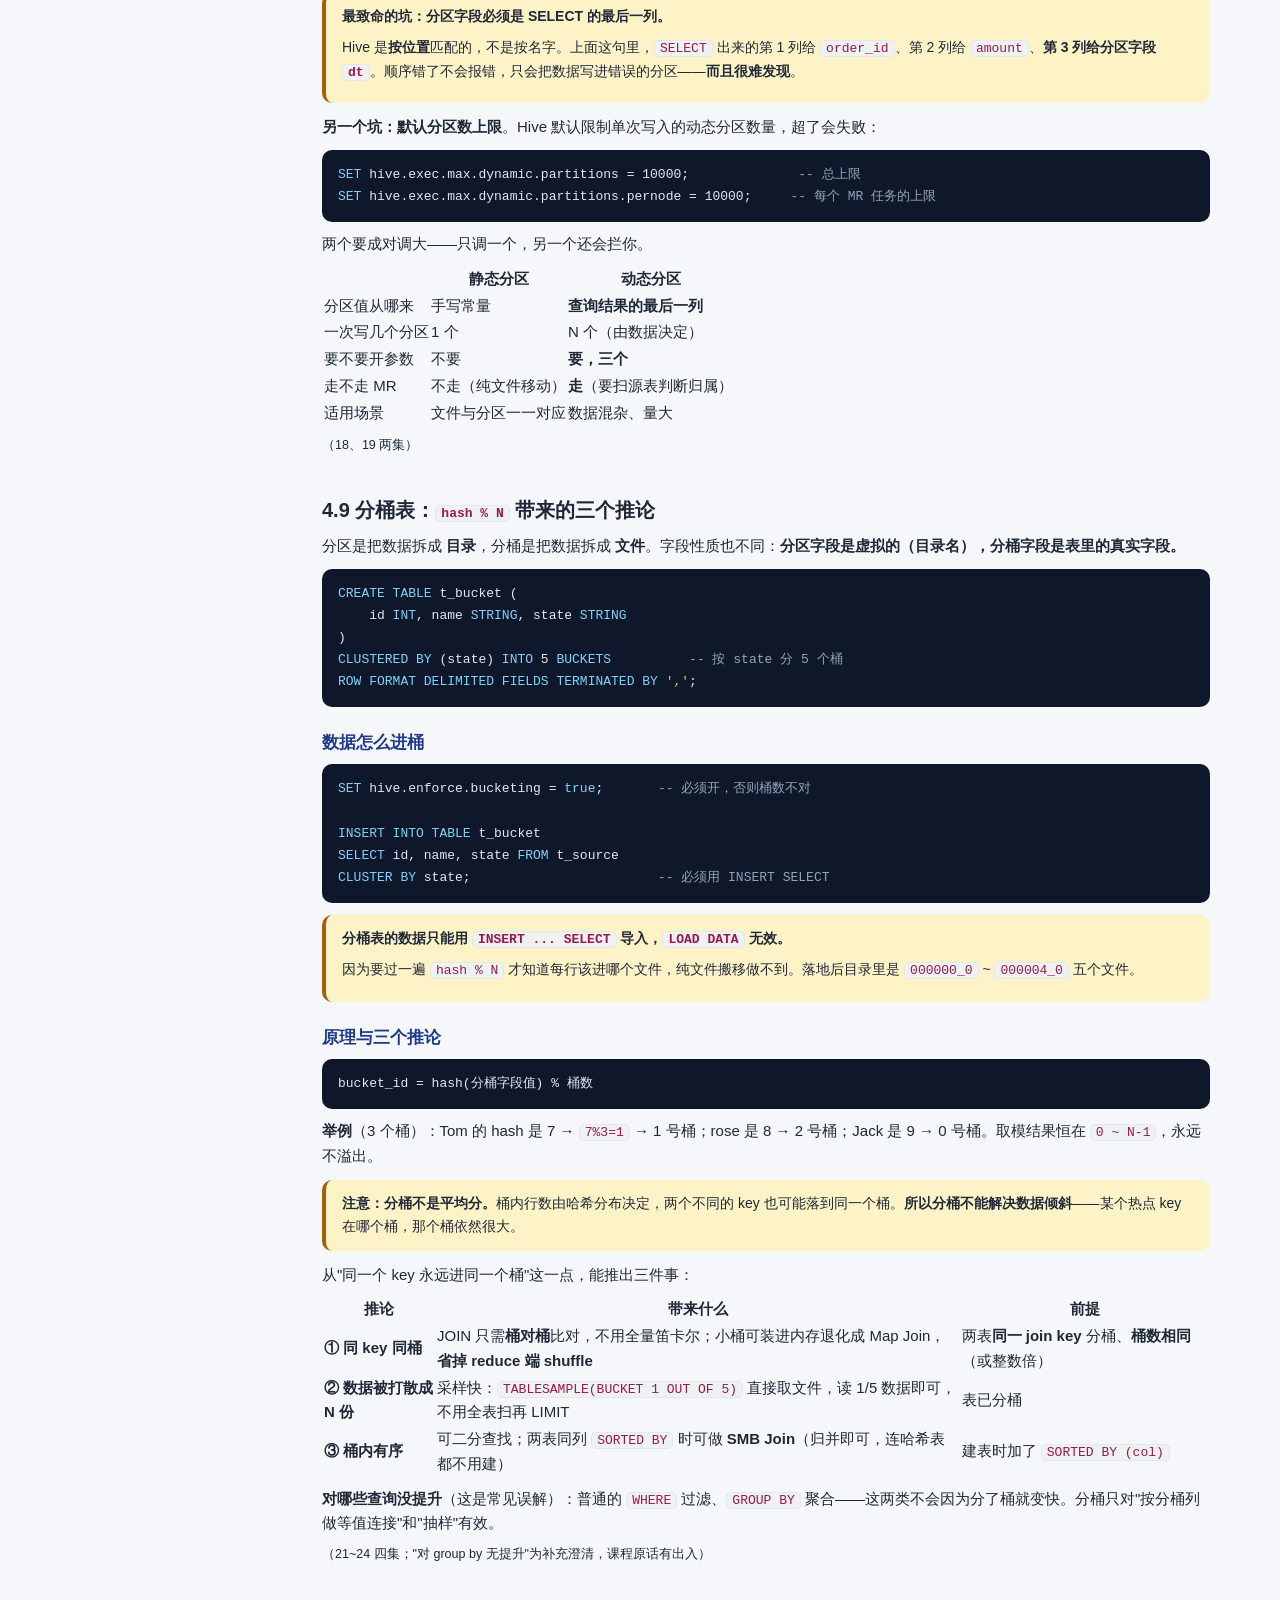
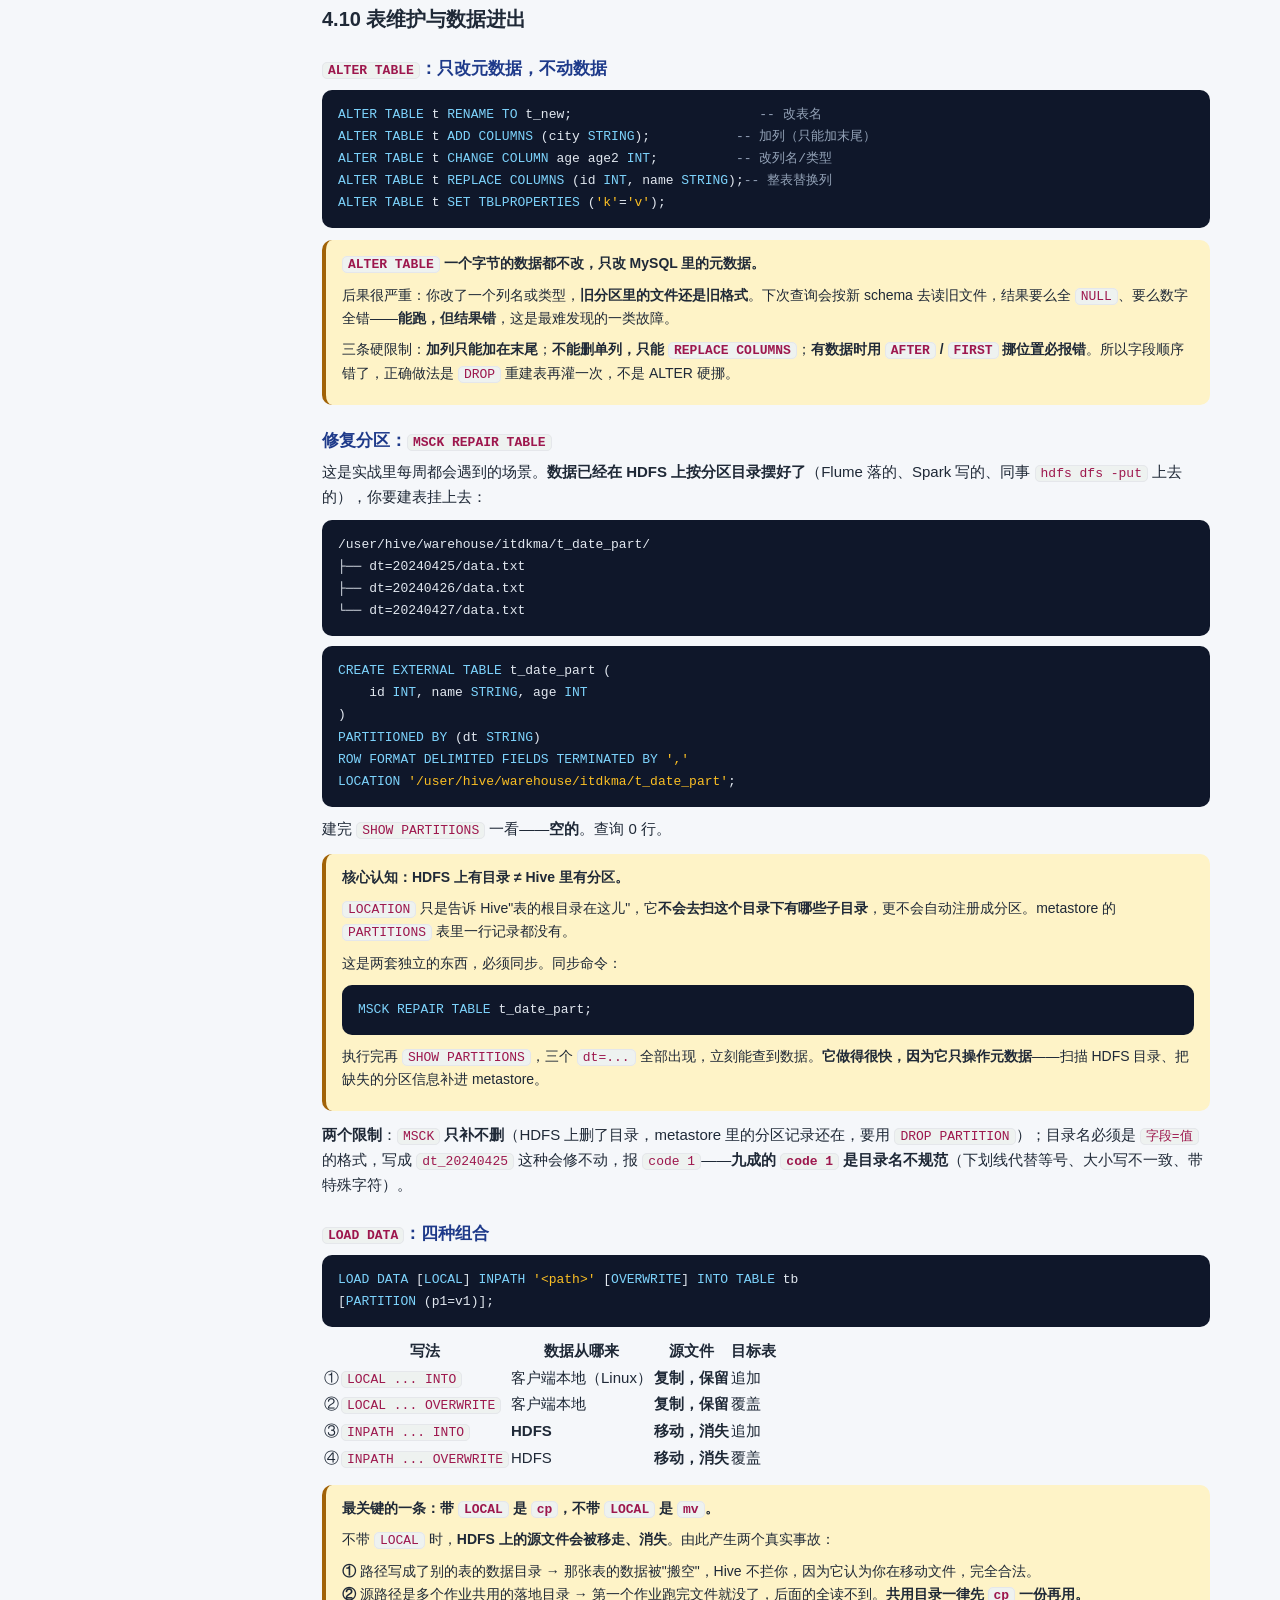
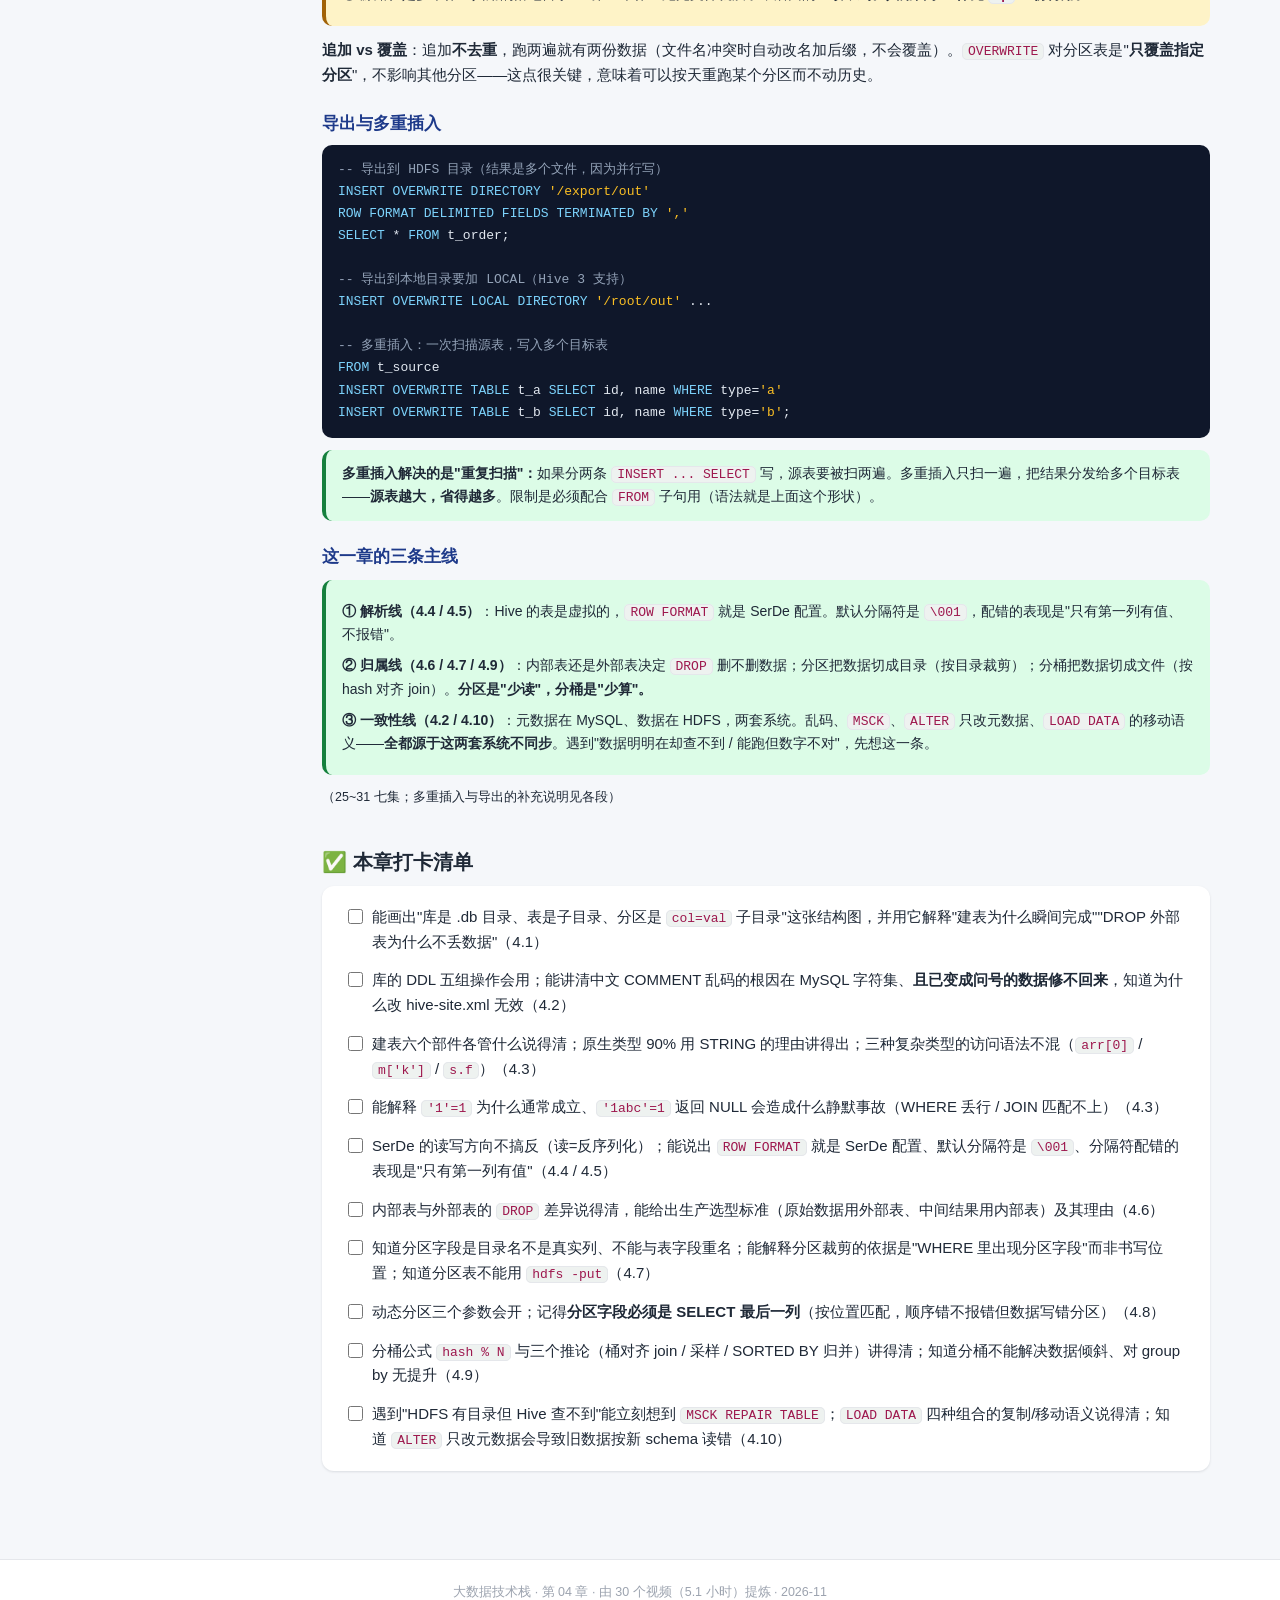
<file: ch04.html>
<!DOCTYPE html>
<html lang="zh-CN">
<head>
<meta charset="UTF-8">
<meta name="viewport" content="width=device-width, initial-scale=1.0">
<!-- ===== SECURITY-HARDENING 安全加固（勿删）：限制资源来源与外发，防点击劫持 ===== -->
<meta http-equiv="Content-Security-Policy" content="default-src 'self'; script-src 'self' 'unsafe-inline'; style-src 'self' 'unsafe-inline'; img-src 'self' data:; font-src 'self'; connect-src 'self'; media-src 'self'; object-src 'none'; base-uri 'none'; form-action 'none'; frame-src 'none'">
<meta name="referrer" content="strict-origin-when-cross-origin">
<script>
/* 防点击劫持：GitHub Pages 无法下发 X-Frame-Options，被第三方页面嵌套时自动跳出 */
(function () {
  if (window.top !== window.self) {
    try { window.top.location.href = window.self.location.href; }
    catch (e) { document.documentElement.innerHTML = ''; }
  }
})();
</script>
<!-- ===== SECURITY-HARDENING END ===== -->
<title>04 · Hive 基础知识 — 大数据技术栈</title>
<link rel="stylesheet" href="assets/style.css">
</head>
<body data-page="c04">

<header class="topbar">
  <div class="container topbar-inner">
    <a href="index.html" class="logo">🐘 大数据<b>技术栈</b></a>
    <nav class="nav">
      <a href="index.html" data-nav="home">首页</a>
      <a href="ch03.html" data-nav="c03">← 上一章</a>
      <a href="ch04.html" data-nav="c04" class="active">第 04 章</a>
    </nav>
  </div>
</header>

<main class="container app" style="padding-top:20px;padding-bottom:48px">
  <div class="crumb"><a href="index.html">首页</a> / 第二阶段 · Hive / <b>04 · Hive 基础知识</b></div>
  <div class="layout">

    <aside class="chapnav">
      <div class="cap">课程目录</div>
      <div class="grp">🐘 Hadoop 阶段</div>
      <a href="ch01.html" data-nav="c01"><span class="no">01</span>基础与集群架构 <span class="pg" data-chapter-progress="c01">0/8</span></a>
      <a href="ch02.html" data-nav="c02"><span class="no">02</span>HDFS 分布式存储 <span class="pg" data-chapter-progress="c02">0/9</span></a>
      <div class="grp">🐝 Hive 阶段</div>
      <a href="ch03.html" data-nav="c03"><span class="no">03</span>Hive 数仓构建 <span class="pg" data-chapter-progress="c03">0/8</span></a>
      <a href="ch04.html" data-nav="c04" class="active"><span class="no">04</span>Hive 基础知识 <span class="pg" data-chapter-progress="c04">0/10</span></a>
      <a href="ch05.html" data-nav="c05"><span class="no">05</span>Hive 查询操作 <span class="pg" data-chapter-progress="c05">0/9</span></a>
      <a href="ch06.html" data-nav="c06"><span class="no">06</span>Hive 高级查询 <span class="pg" data-chapter-progress="c06">0/8</span></a>
      <div class="grp">⚙️ 计算引擎</div>
      <a href="ch07.html" data-nav="c07"><span class="no">07</span>MapReduce 与 YARN <span class="pg" data-chapter-progress="c07">0/8</span></a>
      <div class="grp">🛡️ 高可用</div>
      <a href="ch08.html" data-nav="c08"><span class="no">08</span>ZooKeeper 与高可用 <span class="pg" data-chapter-progress="c08">0/8</span></a>
      <div class="grp">🚀 优化</div>
      <a href="ch09.html" data-nav="c09"><span class="no">09</span>Hive 存储压缩与优化 <span class="pg" data-chapter-progress="c09">0/9</span></a>
    </aside>

    <div class="appmain doc">

      <section class="hero compact">
        <span class="tag">第 11 天 · 30 个有效视频 · 5.1 小时</span>
        <h1>04 · Hive 基础知识</h1>
        <p class="sub">这一章教的是"怎么在 Hive 里定义数据"。看起来都是语法，但真正决定成败的是三个设计决定：<b>数据怎么解析（SerDe）、这张表归谁管（内部还是外部）、数据怎么分目录（分区/分桶）</b>。三者选错，后面的查询再怎么写都快不起来，甚至查不到数。<b>这一章也是全站篇幅最长的一章</b>，因为它是后面所有 SQL 的地基。</p>

        <div class="basis-note">
          <span class="bt">内容基准</span>
          <span class="bl">主体素材：Hadoop 实战课第 11 天（30 个有效视频，另有 1 个"串讲"已跳过）　·　2026-11 提炼</span>
          <span class="bl">需留意：<b>4.2</b> 的乱码修复依赖 MySQL 版本（8.x 的字符集默认值已变，坑没那么容易踩到，但原理不变）；<b>4.9</b> 的分桶参数在 Hive 3 里默认值有调整，以 <code class="inline">SET</code> 实际查看为准。其余章节是机制，不受版本影响。</span>
        </div>
      </section>

      <!-- ============ 4.1 ============ -->
      <h2>4.1 心智模型：库是目录，表是目录加文件</h2>

      <p>学 Hive 最省力的第一步，是先把脑子里"表 = 数据库里的一块存储"这个印象换掉。Hive 的真实结构是这样的：</p>

<pre class="code">HDFS
└── /user/hive/warehouse/          <span class="cm">← 数仓根目录（hive.metastore.warehouse.dir）</span>
    ├── db_itcast.db/              <span class="cm">← 一个库 = 一个 .db 结尾的目录</span>
    │   ├── t_students/            <span class="cm">← 一张表 = 一个子目录</span>
    │   │   └── students.txt       <span class="cm">← 真实数据就是普通文本文件</span>
    │   └── t_order/
    │       ├── dt=2026-01-01/     <span class="cm">← 一个分区 = 一个子目录</span>
    │       │   └── 000000_0
    │       └── dt=2026-01-02/
    └── db_hive3.db/</pre>

      <div class="callout ok"><b>这张图能解释后面几乎所有困惑：</b>
        <p>· 为什么建库建表瞬间完成？——因为只是建目录、写元数据，没有搬任何数据。<br>
        · 为什么改表名很快？——改的是 MySQL 里的一行记录。<br>
        · 为什么分区表能"跳过"大部分数据？——因为分区就是目录，不查的目录压根不打开。<br>
        · 为什么 <code class="inline">DROP</code> 外部表不丢数据？——因为元数据在 MySQL、数据在 HDFS，两套系统。</p>
      </div>

      <p>元数据（有哪些库、哪些表、字段叫什么、数据在哪）<b>全部存在 MySQL 里</b>，HDFS 上只有数据文件。<b>这两套东西的一致性，就是后面所有"查不到数据"问题的根源。</b></p>

      <p class="muted small">（01 · 06:30–09:15；03 全篇）</p>

      <!-- ============ 4.2 ============ -->
      <h2>4.2 数据库 DDL 与那个只能提前防的乱码坑</h2>

      <h3>库的五组操作</h3>

<pre class="code"><span class="cm">-- 建（最小）</span>
<span class="kw">CREATE DATABASE</span> db_itcast;

<span class="cm">-- 建（生产写法：幂等 + 备注 + 自定义属性）</span>
<span class="kw">CREATE DATABASE IF NOT EXISTS</span> db_hive3
<span class="kw">COMMENT</span> <span class="st">'hive3 数据库'</span>
<span class="kw">LOCATION</span> <span class="st">'hdfs://node1:8020/user/hive/warehouse/db_hive3.db'</span>
<span class="kw">WITH DBPROPERTIES</span> (<span class="st">'createBy'</span> = <span class="st">'itcast'</span>);

<span class="cm">-- 查</span>
<span class="kw">SHOW DATABASES</span>;                    <span class="cm">-- 列出所有库</span>
<span class="kw">SHOW DATABASES LIKE</span> <span class="st">'db_*'</span>;        <span class="cm">-- 支持通配</span>
<span class="kw">DESCRIBE DATABASE EXTENDED</span> db_hive3;  <span class="cm">-- 带 DBPROPERTIES</span>

<span class="cm">-- 切</span>
<span class="kw">USE</span> db_itcast;
<span class="kw">SELECT</span> current_database();          <span class="cm">-- 确认当前在哪个库</span>

<span class="cm">-- 改</span>
<span class="kw">ALTER DATABASE</span> db_itcast <span class="kw">SET DBPROPERTIES</span> (<span class="st">'dept'</span>=<span class="st">'bigdata'</span>);

<span class="cm">-- 删（CASCADE 连表一起删，RESTRICT 是默认：有表就拒删）</span>
<span class="kw">DROP DATABASE IF EXISTS</span> db_itcast <span class="kw">CASCADE</span>;</pre>

      <p><b>两个容易忽略的点</b>：</p>
      <ul>
        <li><code class="inline">LOCATION</code> 指向的目录<b>不需要预先建</b>，Hive 会自动创建。</li>
        <li><code class="inline">DESCRIBE DATABASE</code> 输出里的 <code class="inline">Location</code> 那一行是排障关键——它告诉你这个库到底挂在 HDFS 哪个路径，<b>查"数据在哪"第一个看它</b>。</li>
      </ul>

      <h3>中文 COMMENT 变问号：根因不在 Hive</h3>

      <p><b>现象</b>：建库建表都不报错，只有备注里的中文变成 <code class="inline">???</code>：</p>

<pre class="code"><span class="kw">CREATE DATABASE</span> db_hive3 <span class="kw">COMMENT</span> <span class="st">'hive3 数据库'</span>;
<span class="kw">DESCRIBE DATABASE EXTENDED</span> db_hive3;
<span class="cm">-- 备注显示：hive3 ???</span></pre>

      <div class="callout warn"><b>根因：元数据存在 MySQL，而元数据库的字符集是 latin1。</b>
        <p>latin1 是单字节编码，只有 255 个码位，<b>根本表达不了汉字</b>。MySQL 收到"数据库"三个字时无处安放，直接替换成 <code class="inline">?</code> 再存进去。</p>
        <p><b>所以这是"写入时就丢了"，不是"显示时才坏"。</b>这也意味着——<b>已经变成 <code class="inline">?</code> 的数据，修好字符集也救不回来</b>，早就是问号了，必须重新执行 COMMENT。</p>
      </div>

      <p><b>为什么改 hive-site.xml 没用</b>：那里配的是 JDBC 连接参数，管的是"传输过程用什么编码"。但列定义、表定义的字符集在<b>建表那一刻</b>就定死在 MySQL 里了，连接参数管不着。</p>

      <h3>怎么查</h3>

<pre class="code">mysql -uroot -p

<span class="cm">-- 看元数据库的建表语句，重点看末尾的 DEFAULT CHARSET</span>
<span class="kw">SHOW CREATE TABLE</span> hive3.DBS\G
<span class="cm">-- ) ENGINE=InnoDB DEFAULT CHARSET=latin1   ← 元凶</span>

<span class="cm">-- 直接看数据，确认是存进去就坏了</span>
<span class="kw">SELECT</span> DB_ID, NAME, `DESC` <span class="kw">FROM</span> hive3.DBS;</pre>

      <p>三张关键表：<code class="inline">DBS</code>（库）、<code class="inline">TBLS</code>（表）、<code class="inline">COLUMNS_V2</code>（字段）。COMMENT 乱码看这三张。</p>

      <h3>怎么修：三步，顺序不能乱</h3>

      <p><b>① 改 MySQL 服务端默认字符集</b>（<code class="inline">/etc/my.cnf</code>）</p>

<pre class="code">[mysqld]
character-set-server=utf8
collation-server=utf8_general_ci

[client]
default-character-set=utf8

[mysql]
default-character-set=utf8</pre>

<pre class="code">systemctl restart mysqld</pre>

      <p><b>② 把已存在的元数据表转成 utf8</b>——这一步不能省。改 <code class="inline">my.cnf</code> 只影响以后新建的表，已有的 <code class="inline">latin1</code> 表不会自己变：</p>

<pre class="code"><span class="kw">ALTER DATABASE</span> hive3 <span class="kw">CHARACTER SET</span> utf8;

<span class="kw">ALTER TABLE</span> hive3.DBS        <span class="kw">CONVERT TO CHARACTER SET</span> utf8;
<span class="kw">ALTER TABLE</span> hive3.TBLS       <span class="kw">CONVERT TO CHARACTER SET</span> utf8;
<span class="kw">ALTER TABLE</span> hive3.COLUMNS_V2 <span class="kw">CONVERT TO CHARACTER SET</span> utf8;</pre>

      <p>元数据库有 70 多张表，手写不现实。批量生成再执行：</p>

<pre class="code"><span class="kw">SELECT CONCAT</span>(<span class="st">'ALTER TABLE hive3.'</span>, table_name,
              <span class="st">' CONVERT TO CHARACTER SET utf8;'</span>)
<span class="kw">FROM</span> information_schema.tables
<span class="kw">WHERE</span> table_schema = <span class="st">'hive3'</span>;</pre>

      <p><b>③ 重建那些带中文 COMMENT 的库和表</b>，因为旧值已经是问号了。</p>

      <div class="callout info"><b>更省事的做法：一开始就别踩。</b>建元数据库时直接写 <code class="inline">CREATE DATABASE hive3 DEFAULT CHARACTER SET utf8;</code>——<b>这一句能省掉后面半小时</b>。上一章 3.6 里那条建库语句就是为这个。</div>

      <p class="muted small">（01、02 两集；批量转换脚本为补充）</p>

      <!-- ============ 4.3 ============ -->
      <h2>4.3 建表语法与数据类型</h2>

      <h3>一条建表语句的五个部件</h3>

<pre class="code"><span class="kw">CREATE</span> [<span class="kw">EXTERNAL</span>] <span class="kw">TABLE</span> [<span class="kw">IF NOT EXISTS</span>] db.tb (
    id    <span class="kw">INT</span>     <span class="kw">COMMENT</span> <span class="st">'编号'</span>,       <span class="cm">-- ① 字段定义</span>
    name  <span class="kw">STRING</span>  <span class="kw">COMMENT</span> <span class="st">'姓名'</span>
)
<span class="kw">COMMENT</span> <span class="st">'学生表'</span>                          <span class="cm">-- ② 表备注</span>
<span class="kw">PARTITIONED BY</span> (dt <span class="kw">STRING</span>)               <span class="cm">-- ③ 分区（可选）</span>
<span class="kw">ROW FORMAT DELIMITED</span>                    <span class="cm">-- ④ 怎么解析一行</span>
    <span class="kw">FIELDS TERMINATED BY</span> <span class="st">','</span>
<span class="kw">STORED AS</span> TEXTFILE                        <span class="cm">-- ⑤ 存成什么格式</span>
<span class="kw">LOCATION</span> <span class="st">'/stu'</span>;                          <span class="cm">-- ⑥ 数据在哪</span></pre>

      <table>
        <thead><tr><th>部件</th><th>作用</th><th>不写会怎样</th></tr></thead>
        <tbody>
          <tr><td>① 字段</td><td>列名 + 类型 + 备注</td><td>必须有</td></tr>
          <tr><td>② <code class="inline">COMMENT</code></td><td>表和字段的说明，存在 MySQL</td><td>不写就是空，<b>团队协作时是灾难</b></td></tr>
          <tr><td>③ <code class="inline">PARTITIONED BY</code></td><td>按目录切分数据</td><td>全表一个目录，查询扫全量</td></tr>
          <tr><td>④ <code class="inline">ROW FORMAT</code></td><td>配 SerDe，决定怎么切字段</td><td><b>默认用 <code class="inline">\001</code>，见 4.5</b></td></tr>
          <tr><td>⑤ <code class="inline">STORED AS</code></td><td>文件格式（TEXTFILE / ORC / PARQUET）</td><td>默认 TEXTFILE，纯文本</td></tr>
          <tr><td>⑥ <code class="inline">LOCATION</code></td><td>数据目录</td><td>默认 <code class="inline">/user/hive/warehouse/db.db/tb/</code></td></tr>
        </tbody>
      </table>

      <h3>原生数据类型</h3>

      <table>
        <thead><tr><th>类型</th><th>对应 Java</th><th>说明</th></tr></thead>
        <tbody>
          <tr><td><code class="inline">TINYINT</code> / <code class="inline">SMALLINT</code> / <code class="inline">INT</code> / <code class="inline">BIGINT</code></td><td>byte / short / int / long</td><td>整数四兄弟，按范围选</td></tr>
          <tr><td><code class="inline">FLOAT</code> / <code class="inline">DOUBLE</code></td><td>float / double</td><td>浮点，<b>金额别用</b></td></tr>
          <tr><td><code class="inline">DECIMAL(p,s)</code></td><td>BigDecimal</td><td><b>金额用这个</b>，p 总位数、s 小数位</td></tr>
          <tr><td><code class="inline">STRING</code></td><td>String</td><td>万能类型，<b>实际用得最多</b></td></tr>
          <tr><td><code class="inline">VARCHAR(n)</code> / <code class="inline">CHAR(n)</code></td><td>String</td><td>有长度限制，很少用</td></tr>
          <tr><td><code class="inline">BOOLEAN</code></td><td>boolean</td><td>true / false</td></tr>
          <tr><td><code class="inline">DATE</code> / <code class="inline">TIMESTAMP</code></td><td>Date / Timestamp</td><td>日期与时间戳</td></tr>
          <tr><td><code class="inline">BINARY</code></td><td>byte[]</td><td>二进制，少用</td></tr>
        </tbody>
      </table>

      <div class="callout ok"><b>实战经验：90% 的字段用 <code class="inline">STRING</code> 就对了。</b>
        <p>原因很实在——源数据从业务库抽过来时经常有脏值（数字列里混着空串、<code class="inline">NULL</code> 字符串、<code class="inline">-</code>）。定义成 <code class="inline">INT</code> 会让整个文件解析失败或该字段全变 <code class="inline">NULL</code>；定义成 <code class="inline">STRING</code> 先接住，要用的时候再 <code class="inline">CAST</code>。<b>而 <code class="inline">STRING</code> 是所有类型的"最宽"端，任何类型都能自动转过去。</b></p>
      </div>

      <p><b>类型名大小写不敏感</b>——<code class="inline">INT</code>、<code class="inline">int</code>、<code class="inline">Int</code> 都行，Hive 会统一成大写显示。</p>

      <h3>复杂数据类型</h3>

      <table>
        <thead><tr><th>类型</th><th>声明</th><th>访问语法</th><th>对应 JSON</th></tr></thead>
        <tbody>
          <tr><td><code class="inline">ARRAY</code></td><td><code class="inline">ARRAY&lt;STRING&gt;</code></td><td><code class="inline">arr[0]</code>（<b>下标从 0 开始</b>）</td><td><code class="inline">["a","b"]</code></td></tr>
          <tr><td><code class="inline">MAP</code></td><td><code class="inline">MAP&lt;STRING,INT&gt;</code></td><td><code class="inline">m['k']</code></td><td><code class="inline">{"k":1}</code></td></tr>
          <tr><td><code class="inline">STRUCT</code></td><td><code class="inline">STRUCT&lt;name:STRING,age:INT&gt;</code></td><td><code class="inline">s.name</code>（<b>点号</b>）</td><td><code class="inline">{"name":"x"}</code></td></tr>
        </tbody>
      </table>

      <p><b>三种类型的访问语法不能混</b>：数组用方括号下标、map 用方括号加 key、struct 用点号。写错不会报错，只会返回 <code class="inline">NULL</code>——这是排查起来最费劲的一类问题。</p>

      <h3>隐式转换：一个"能成立所以测不出来"的陷阱</h3>

      <table>
        <thead><tr><th></th><th>隐式转换</th><th>显式转换</th></tr></thead>
        <tbody>
          <tr><td>谁触发</td><td>Hive 自动</td><td>你写 <code class="inline">CAST</code></td></tr>
          <tr><td>方向</td><td><b>窄 → 宽</b>（安全方向）</td><td>任意方向</td></tr>
          <tr><td>失败时</td><td>静默变 <code class="inline">NULL</code></td><td>返回 <code class="inline">NULL</code></td></tr>
        </tbody>
      </table>

      <p>三条规律够用：数值链单向递增（<code class="inline">TINYINT</code> → <code class="inline">SMALLINT</code> → <code class="inline">INT</code> → <code class="inline">BIGINT</code> → <code class="inline">FLOAT</code> → <code class="inline">DOUBLE</code>，顺向可以逆向不行）；<b>数值 → 字符串永远可以</b>；<b>字符串 → 数值需要显式 CAST</b>。</p>

      <div class="callout warn"><b><code class="inline">'1' = 1</code> 在 Hive 里通常返回 <code class="inline">true</code>——这正是它危险的地方。</b>
        <p>规则：比较运算遇到 <code class="inline">STRING</code> 与数值，Hive 把字符串转成 <b>DOUBLE</b> 再比。于是：</p>
<pre class="code"><span class="kw">SELECT</span> <span class="st">'1'</span>    = 1;   <span class="cm">-- true</span>
<span class="kw">SELECT</span> <span class="st">'01'</span>   = 1;   <span class="cm">-- true   前导零被吃掉</span>
<span class="kw">SELECT</span> <span class="st">' 1'</span>   = 1;   <span class="cm">-- true   前导空格被吃掉</span>
<span class="kw">SELECT</span> <span class="st">'1'</span>    = <span class="st">'01'</span>;<span class="cm">-- false  两个都是字符串，按字典序比</span>
<span class="kw">SELECT</span> <span class="st">'1abc'</span> = 1;   <span class="cm">-- NULL   转换失败</span></pre>
        <p><b>真正的生产事故是第三种情况：</b>某天数据里混进 <code class="inline">'1abc'</code>，转换失败返回 <code class="inline">NULL</code>，而这个 <code class="inline">NULL</code> 在 <code class="inline">WHERE</code> 里等于"不成立"，<b>那一行被静默丢掉，不报错、不告警</b>。你的统计数少了几个订单，没人知道为什么。</p>
        <p>同类事故还有：JOIN 两侧类型不一致（一边 <code class="inline">INT</code> 一边 <code class="inline">STRING</code>）→ 部分 key 匹配不上，结果偏少。所以<b>建表时就把类型定对，比事后排查便宜得多</b>。</p>
      </div>

      <p class="muted small">（04~08 五集；<code class="inline">DECIMAL</code> 的实战建议为补充）</p>

      <!-- ============ 4.4 ============ -->
      <h2>4.4 SerDe：Hive 的表是"假的"</h2>

      <p>先把最容易搞混的一点钉死：<b>HDFS 里没有"表"，也没有"行"和"列"。</b>那里只有一堆文本文件，文件里是一行行字符，每个字符都是字节。<code class="inline">1,孙悟空,53</code> 在 HDFS 眼里是十几个字节，它不知道第一个逗号前叫 id。</p>

      <p>Hive 要让这堆字节变可用，中间必须有一层翻译官，就是 <b>SerDe = Serializer + Deserializer</b>：</p>

<pre class="code">读：HDFS 文件
      ↓ InputFormat  决定"怎么把文件切成一条条记录"
    key-value（key 是行偏移量，value 是这一行内容）
      ↓ Deserializer 决定"这一行怎么切成字段"
    Java 对象 → 表中的一行

写：反过来，Serializer 把 row 转成字节，OutputFormat 写成文件</pre>

      <div class="callout ok"><b>一句话记住：读文件是反序列化，写文件是序列化。</b>
        <p>由此得到一个很重要的推论：<b><code class="inline">SELECT * FROM t</code> 时 Hive 并不是"从表里取数据"——表里根本没有数据。</b>它是现读 HDFS 文件、现切、现组装成行。<b>所以文件一变，查询结果立刻变，不需要任何同步动作。</b></p>
      </div>

      <p>那么 <code class="inline">ROW FORMAT DELIMITED FIELDS TERMINATED BY ','</code> 是什么？它<b>不是</b>"一个叫分隔符的独立功能"，<b>它就是 SerDe 的配置项</b>——告诉 Hive 用哪个 Deserializer（这里是 <code class="inline">LazySimpleSerDe</code>）、按什么规则切。</p>

      <p class="muted small">（09 · 全篇）</p>

      <!-- ============ 4.5 ============ -->
      <h2>4.5 分隔符：为什么"只有第一列有值"</h2>

      <h3>四个子句，覆盖 95% 的场景</h3>

<pre class="code"><span class="kw">ROW FORMAT DELIMITED</span>
  <span class="kw">FIELDS TERMINATED BY</span> <span class="st">','</span>            <span class="cm">-- 列与列之间</span>
  <span class="kw">COLLECTION ITEMS TERMINATED BY</span> <span class="st">'-'</span>  <span class="cm">-- 集合内元素之间</span>
  <span class="kw">MAP KEYS TERMINATED BY</span> <span class="st">':'</span>        <span class="cm">-- map 的 key 与 value 之间</span>
  <span class="kw">LINES TERMINATED BY</span> <span class="st">'\n'</span>            <span class="cm">-- 行与行之间</span></pre>

      <div class="callout warn"><b><code class="inline">COLLECTION ITEMS</code> 和 <code class="inline">MAP KEYS</code> 最容易被搞混：</b>
        <p><code class="inline">COLLECTION ITEMS</code> 管两件事——<b>array 里元素之间</b>、以及 <b>map 里多个键值对之间</b>。<br>
        <code class="inline">MAP KEYS</code> 只管一件事——<b>map 里 key 和 value 之间</b>。</p>
        <p>举个具体例子：数据是 <code class="inline">张三,100-数学:90-语文:85</code>，字段是 <code class="inline">name STRING, scores MAP&lt;STRING,INT&gt;</code>。这里 <code class="inline">-</code> 分隔两个键值对（用 <code class="inline">COLLECTION ITEMS</code>），<code class="inline">:</code> 分隔 key 和 value（用 <code class="inline">MAP KEYS</code>）。<b>两个写反就切错列，结果里全是 NULL 或串行。</b></p>
      </div>

      <h3>默认分隔符是 <code class="inline">\001</code>，不是逗号</h3>

      <p>这是最容易踩的一个坑：<b>不写 <code class="inline">ROW FORMAT</code> 时，Hive 用的默认字段分隔符是 <code class="inline">\001</code></b>（ASCII 的 SOH，Ctrl+A），既不是逗号也不是制表符。</p>

      <div class="callout warn"><b>于是产生一个"不报错的失败"：</b>
        <p>数据文件是逗号分隔，建表时忘了写 <code class="inline">FIELDS TERMINATED BY ','</code>。查询结果是这样的——</p>
<pre class="code">id    name      age
1     NULL      NULL
2     NULL      NULL</pre>
        <p><b>只有第一列有值，其余全 NULL，而且不报任何错。</b>因为整行被当成一个字段塞给了 <code class="inline">id</code>（类型不符，于是 NULL），后面几列找不到分隔符，自然是 NULL。</p>
        <p><b>看到"只有第一列有值"，第一个该怀疑的就是分隔符没配对。</b>这个症状在排查清单里应该排第一位。</p>
      </div>

      <p><b>为什么用 <code class="inline">\001</code> 这么怪的字符？</b>因为它几乎不可能出现在真实文本里。用逗号当默认值，一旦数据内容本身含逗号就会错位，而 <code class="inline">\001</code> 是真正的"不可能冲突"。代价是用文本编辑器打开这类文件会看到一堆小方块。</p>

      <h3>多字符分隔符不支持</h3>

      <p>Hive 的 <code class="inline">LazySimpleSerDe</code> <b>只支持单字符分隔符</b>。源数据是 <code class="inline">||</code>、<code class="inline">\t\t</code> 这类多字符时，处理办法是：用 <code class="inline">MultiDelimitSerDe</code>（建表时 <code class="inline">ROW FORMAT SERDE 'org.apache.hadoop.hive.serde2.MultiDelimitSerDe'</code>），或者干脆在入仓前用脚本替换成单字符。</p>

      <p class="muted small">（10、13 两集；多字符分隔符为补充）</p>

      <!-- ============ 4.6 ============ -->
      <h2>4.6 内部表与外部表：<code class="inline">DROP</code> 到底删什么</h2>

      <p>建表语句的差异只有两个词：</p>

<pre class="code"><span class="cm">-- 内部表（不写 EXTERNAL 就是内部表）</span>
<span class="kw">CREATE TABLE</span> t_students_internal (
    id <span class="kw">INT</span>, name <span class="kw">STRING</span>
)
<span class="kw">ROW FORMAT DELIMITED FIELDS TERMINATED BY</span> <span class="st">','</span>;

<span class="cm">-- 外部表：多 EXTERNAL，几乎总要显式写 LOCATION</span>
<span class="kw">CREATE EXTERNAL TABLE</span> t_students_ext (
    id <span class="kw">INT</span>, name <span class="kw">STRING</span>
)
<span class="kw">ROW FORMAT DELIMITED FIELDS TERMINATED BY</span> <span class="st">','</span>
<span class="kw">LOCATION</span> <span class="st">'/stu'</span>;</pre>

      <p><b>为什么外部表几乎总要写 <code class="inline">LOCATION</code></b>：因为外部表的用途就是"接管一份别人已经在用的数据"，那份数据不会正好躺在 Hive 自己编出来的默认路径上。</p>

      <table>
        <thead><tr><th>操作</th><th>内部表</th><th>外部表</th></tr></thead>
        <tbody>
          <tr><td><code class="inline">DESC FORMATTED</code> 里的 Table Type</td><td><code class="inline">MANAGED_TABLE</code></td><td><code class="inline">EXTERNAL_TABLE</code></td></tr>
          <tr><td><code class="inline">DROP TABLE</code> 删元数据</td><td>✅</td><td>✅</td></tr>
          <tr><td><code class="inline">DROP TABLE</code> 删 HDFS 数据</td><td><b>✅ 一起删掉</b></td><td><b>❌ 保留</b></td></tr>
          <tr><td>删完之后</td><td>表和数据都没了</td><td>表看不见了，<b>数据一个字节没少</b></td></tr>
        </tbody>
      </table>

      <div class="callout ok"><b>一个比喻：外部表的 <code class="inline">DROP</code> 是"摘掉眼镜"——表看不见，东西还在原地；重新 <code class="inline">CREATE EXTERNAL TABLE ... LOCATION</code> 一次，数据立刻回来。内部表的 <code class="inline">DROP</code> 是"连人带行李一起扔了"。</b></div>

      <p><b>为什么这么设计</b>：Hive 不知道外部表 <code class="inline">LOCATION</code> 指向的目录还有没有别人在用——可能是 HBase 的目录、Spark 正在读的共享目录、别的部门的数据集市、或者从 Oracle 抽过来的原始落地文件。<b>擅自删掉，损失的不是一张表，而是跨系统的数据事故。</b>所以外部表的设计哲学是：<b>我不拥有这份数据，我只借用，我无权删除。</b></p>

      <h3>生产怎么选</h3>

      <table>
        <thead><tr><th>数据性质</th><th>用什么</th><th>原因</th></tr></thead>
        <tbody>
          <tr><td>原始数据 / ODS 落地</td><td><b>外部表</b></td><td>一份数据多引擎共用（Hive / Spark / Presto），删表不能删数据；出问题只重建元数据，秒级恢复</td></tr>
          <tr><td>数仓中间结果 / 临时汇总</td><td><b>内部表</b></td><td>数据是 Hive 自己算出来的，生命周期就该跟着表走，<code class="inline">DROP</code> 顺手清理能省空间</td></tr>
          <tr><td>需要频繁重建的表</td><td><b>外部表</b></td><td>重建不用重新灌数据</td></tr>
        </tbody>
      </table>

      <p>一句话：<b>原始数据一律外部表，中间结果用内部表。</b>实际工作中大部分表是外部表，因为真实项目里绝大多数表都是接上游数据的。</p>

      <p class="muted small">（14 · 全篇）</p>

      <!-- ============ 4.7 ============ -->
      <h2>4.7 分区表：分区就是目录</h2>

      <p>先看没有分区时的问题。课程做了一个实测：一张几十万行的表，<code class="inline">SELECT * WHERE 某个条件</code>，跑了很久——<b>因为它必须全表扫</b>。</p>

      <h3>建分区表</h3>

<pre class="code"><span class="kw">CREATE TABLE</span> t_order (
    order_id <span class="kw">STRING</span>,
    amount   <span class="kw">DOUBLE</span>
)
<span class="kw">PARTITIONED BY</span> (dt <span class="kw">STRING</span>)              <span class="cm">-- 分区字段写在括号外！</span>
<span class="kw">ROW FORMAT DELIMITED FIELDS TERMINATED BY</span> <span class="st">','</span>;</pre>

      <div class="callout warn"><b><code class="inline">PARTITIONED BY</code> 里的字段<b>不是表里的真实列</b>，它是目录名。</b>
        <p>两个直接推论：<b>①</b> 分区字段不能和表字段重名；<b>②</b> 数据文件里<b>不需要也不应该</b>包含分区字段的值——那个值由目录名提供。</p>
      </div>

      <p>HDFS 上长这样：</p>

<pre class="code">/user/hive/warehouse/db.db/t_order/
├── dt=2026-01-01/000000_0
├── dt=2026-01-02/000000_0
└── dt=2026-01-03/000000_0</pre>

      <h3>为什么分区能快：目录级裁剪</h3>

      <p><code class="inline">SELECT * FROM t_order WHERE dt='2026-01-02'</code> 时，Hive 只打开 <code class="inline">dt=2026-01-02/</code> 这一个目录，另外两个目录<b>压根不碰</b>。这叫<b>分区裁剪（partition pruning）</b>。</p>

      <div class="callout ok"><b>裁剪的依据是"WHERE 里出现了分区字段"这个语义，与它写在 WHERE 的第几个位置无关。</b>
        <p>很多人以为"分区条件要写前面"，那是 Oracle 时代留下的误解。<b>不写分区条件才是灾难</b>——那就是全表扫所有目录，分区白建了。</p>
      </div>

      <h3>静态分区导入</h3>

<pre class="code"><span class="kw">LOAD DATA LOCAL INPATH</span> <span class="st">'/root/order_0101.txt'</span>
<span class="kw">INTO TABLE</span> t_order <span class="kw">PARTITION</span> (dt=<span class="st">'2026-01-01'</span>);</pre>

      <p><b>静态</b>的意思是：分区值由你手写指定。适合"一个文件正好属于一个分区"的场景。</p>

      <div class="callout warn"><b>分区表不能用 <code class="inline">hadoop fs -put</code> 直接上传文件。</b>
        <p>文件会落在表的根目录下，<code class="inline">dt=xxx</code> 子目录不会自动生成，<b>查询直接 0 行</b>。必须用 <code class="inline">LOAD DATA ... PARTITION</code>，或者手动建好目录再用 <code class="inline">MSCK</code> 修复（见 4.10）。</p>
      </div>

      <h3>多重分区</h3>

<pre class="code"><span class="kw">PARTITIONED BY</span> (year <span class="kw">STRING</span>, month <span class="kw">STRING</span>, day <span class="kw">STRING</span>)</pre>

<pre class="code">/t_order/year=2026/month=01/day=01/</pre>

      <p>就是多级目录。<b>注意分区字段的顺序会影响目录层级</b>，实战中常见的组合是"先粗后细"（年/月/日、省/市），因为查询时通常先按粗粒度筛。</p>

      <p class="muted small">（15、16、20 三集）</p>

      <!-- ============ 4.8 ============ -->
      <h2>4.8 动态分区：让 Hive 自己决定往哪写</h2>

      <p>静态分区一次只能写一个分区。真实场景常常是"一份数据里混着几十个日期"，这时要用动态分区。</p>

<pre class="code"><span class="cm">-- ① 必须先开参数（默认是 false，不开直接报错）</span>
<span class="kw">SET</span> hive.exec.dynamic.partition = <span class="kw">true</span>;
<span class="kw">SET</span> hive.exec.dynamic.partition.mode = nonstrict;

<span class="cm">-- ② 分区值来自 SELECT 的最后一列</span>
<span class="kw">INSERT INTO TABLE</span> t_order <span class="kw">PARTITION</span>(dt)
<span class="kw">SELECT</span> order_id, amount, <span class="hl">dt</span> <span class="kw">FROM</span> t_order_tmp;</pre>

      <div class="callout warn"><b>最致命的坑：分区字段必须是 SELECT 的<b>最后一列</b>。</b>
        <p>Hive 是<b>按位置</b>匹配的，不是按名字。上面这句里，<code class="inline">SELECT</code> 出来的第 1 列给 <code class="inline">order_id</code>、第 2 列给 <code class="inline">amount</code>、<b>第 3 列给分区字段 <code class="inline">dt</code></b>。顺序错了不会报错，只会把数据写进错误的分区——<b>而且很难发现</b>。</p>
      </div>

      <p><b>另一个坑：默认分区数上限</b>。Hive 默认限制单次写入的动态分区数量，超了会失败：</p>

<pre class="code"><span class="kw">SET</span> hive.exec.max.dynamic.partitions = 10000;              <span class="cm">-- 总上限</span>
<span class="kw">SET</span> hive.exec.max.dynamic.partitions.pernode = 10000;     <span class="cm">-- 每个 MR 任务的上限</span></pre>

      <p>两个要成对调大——只调一个，另一个还会拦你。</p>

      <table>
        <thead><tr><th></th><th>静态分区</th><th>动态分区</th></tr></thead>
        <tbody>
          <tr><td>分区值从哪来</td><td>手写常量</td><td><b>查询结果的最后一列</b></td></tr>
          <tr><td>一次写几个分区</td><td>1 个</td><td>N 个（由数据决定）</td></tr>
          <tr><td>要不要开参数</td><td>不要</td><td><b>要，三个</b></td></tr>
          <tr><td>走不走 MR</td><td>不走（纯文件移动）</td><td><b>走</b>（要扫源表判断归属）</td></tr>
          <tr><td>适用场景</td><td>文件与分区一一对应</td><td>数据混杂、量大</td></tr>
        </tbody>
      </table>

      <p class="muted small">（18、19 两集）</p>

      <!-- ============ 4.9 ============ -->
      <h2>4.9 分桶表：<code class="inline">hash % N</code> 带来的三个推论</h2>

      <p>分区是把数据拆成 <b>目录</b>，分桶是把数据拆成 <b>文件</b>。字段性质也不同：<b>分区字段是虚拟的（目录名），分桶字段是表里的真实字段。</b></p>

<pre class="code"><span class="kw">CREATE TABLE</span> t_bucket (
    id <span class="kw">INT</span>, name <span class="kw">STRING</span>, state <span class="kw">STRING</span>
)
<span class="kw">CLUSTERED BY</span> (state) <span class="kw">INTO</span> 5 <span class="kw">BUCKETS</span>          <span class="cm">-- 按 state 分 5 个桶</span>
<span class="kw">ROW FORMAT DELIMITED FIELDS TERMINATED BY</span> <span class="st">','</span>;</pre>

      <h3>数据怎么进桶</h3>

<pre class="code"><span class="kw">SET</span> hive.enforce.bucketing = <span class="kw">true</span>;       <span class="cm">-- 必须开，否则桶数不对</span>

<span class="kw">INSERT INTO TABLE</span> t_bucket
<span class="kw">SELECT</span> id, name, state <span class="kw">FROM</span> t_source
<span class="kw">CLUSTER BY</span> state;                        <span class="cm">-- 必须用 INSERT SELECT</span></pre>

      <div class="callout warn"><b>分桶表的数据<b>只能</b>用 <code class="inline">INSERT ... SELECT</code> 导入，<code class="inline">LOAD DATA</code> 无效。</b>
        <p>因为要过一遍 <code class="inline">hash % N</code> 才知道每行该进哪个文件，纯文件搬移做不到。落地后目录里是 <code class="inline">000000_0</code> ~ <code class="inline">000004_0</code> 五个文件。</p>
      </div>

      <h3>原理与三个推论</h3>

<pre class="code">bucket_id = hash(分桶字段值) % 桶数</pre>

      <p><b>举例</b>（3 个桶）：Tom 的 hash 是 7 → <code class="inline">7%3=1</code> → 1 号桶；rose 是 8 → 2 号桶；Jack 是 9 → 0 号桶。取模结果恒在 <code class="inline">0 ~ N-1</code>，永远不溢出。</p>

      <div class="callout warn"><b>注意：分桶不是平均分。</b>桶内行数由哈希分布决定，两个不同的 key 也可能落到同一个桶。<b>所以分桶不能解决数据倾斜</b>——某个热点 key 在哪个桶，那个桶依然很大。</div>

      <p>从"同一个 key 永远进同一个桶"这一点，能推出三件事：</p>

      <table>
        <thead><tr><th>推论</th><th>带来什么</th><th>前提</th></tr></thead>
        <tbody>
          <tr><td><b>① 同 key 同桶</b></td><td>JOIN 只需<b>桶对桶</b>比对，不用全量笛卡尔；小桶可装进内存退化成 Map Join，<b>省掉 reduce 端 shuffle</b></td><td>两表<b>同一 join key</b> 分桶、<b>桶数相同</b>（或整数倍）</td></tr>
          <tr><td><b>② 数据被打散成 N 份</b></td><td>采样快：<code class="inline">TABLESAMPLE(BUCKET 1 OUT OF 5)</code> 直接取文件，读 1/5 数据即可，不用全表扫再 LIMIT</td><td>表已分桶</td></tr>
          <tr><td><b>③ 桶内有序</b></td><td>可二分查找；两表同列 <code class="inline">SORTED BY</code> 时可做 <b>SMB Join</b>（归并即可，连哈希表都不用建）</td><td>建表时加了 <code class="inline">SORTED BY (col)</code></td></tr>
        </tbody>
      </table>

      <p><b>对哪些查询没提升</b>（这是常见误解）：普通的 <code class="inline">WHERE</code> 过滤、<code class="inline">GROUP BY</code> 聚合——这两类不会因为分了桶就变快。分桶只对"按分桶列做等值连接"和"抽样"有效。</p>

      <p class="muted small">（21~24 四集；"对 group by 无提升"为补充澄清，课程原话有出入）</p>

      <!-- ============ 4.10 ============ -->
      <h2>4.10 表维护与数据进出</h2>

      <h3><code class="inline">ALTER TABLE</code>：只改元数据，不动数据</h3>

<pre class="code"><span class="kw">ALTER TABLE</span> t <span class="kw">RENAME TO</span> t_new;                        <span class="cm">-- 改表名</span>
<span class="kw">ALTER TABLE</span> t <span class="kw">ADD COLUMNS</span> (city <span class="kw">STRING</span>);           <span class="cm">-- 加列（只能加末尾）</span>
<span class="kw">ALTER TABLE</span> t <span class="kw">CHANGE COLUMN</span> age age2 <span class="kw">INT</span>;          <span class="cm">-- 改列名/类型</span>
<span class="kw">ALTER TABLE</span> t <span class="kw">REPLACE COLUMNS</span> (id <span class="kw">INT</span>, name <span class="kw">STRING</span>);<span class="cm">-- 整表替换列</span>
<span class="kw">ALTER TABLE</span> t <span class="kw">SET TBLPROPERTIES</span> (<span class="st">'k'</span>=<span class="st">'v'</span>);</pre>

      <div class="callout warn"><b><code class="inline">ALTER TABLE</code> 一个字节的数据都不改，只改 MySQL 里的元数据。</b>
        <p>后果很严重：你改了一个列名或类型，<b>旧分区里的文件还是旧格式</b>。下次查询会按新 schema 去读旧文件，结果要么全 <code class="inline">NULL</code>、要么数字全错——<b>能跑，但结果错</b>，这是最难发现的一类故障。</p>
        <p>三条硬限制：<b>加列只能加在末尾</b>；<b>不能删单列，只能 <code class="inline">REPLACE COLUMNS</code></b>；<b>有数据时用 <code class="inline">AFTER</code> / <code class="inline">FIRST</code> 挪位置必报错</b>。所以字段顺序错了，正确做法是 <code class="inline">DROP</code> 重建表再灌一次，不是 ALTER 硬挪。</p>
      </div>

      <h3>修复分区：<code class="inline">MSCK REPAIR TABLE</code></h3>

      <p>这是实战里每周都会遇到的场景。<b>数据已经在 HDFS 上按分区目录摆好了</b>（Flume 落的、Spark 写的、同事 <code class="inline">hdfs dfs -put</code> 上去的），你要建表挂上去：</p>

<pre class="code">/user/hive/warehouse/itdkma/t_date_part/
├── dt=20240425/data.txt
├── dt=20240426/data.txt
└── dt=20240427/data.txt</pre>

<pre class="code"><span class="kw">CREATE EXTERNAL TABLE</span> t_date_part (
    id <span class="kw">INT</span>, name <span class="kw">STRING</span>, age <span class="kw">INT</span>
)
<span class="kw">PARTITIONED BY</span> (dt <span class="kw">STRING</span>)
<span class="kw">ROW FORMAT DELIMITED FIELDS TERMINATED BY</span> <span class="st">','</span>
<span class="kw">LOCATION</span> <span class="st">'/user/hive/warehouse/itdkma/t_date_part'</span>;</pre>

      <p>建完 <code class="inline">SHOW PARTITIONS</code> 一看——<b>空的</b>。查询 0 行。</p>

      <div class="callout warn"><b>核心认知：HDFS 上有目录 ≠ Hive 里有分区。</b>
        <p><code class="inline">LOCATION</code> 只是告诉 Hive"表的根目录在这儿"，它<b>不会去扫这个目录下有哪些子目录</b>，更不会自动注册成分区。metastore 的 <code class="inline">PARTITIONS</code> 表里一行记录都没有。</p>
        <p>这是两套独立的东西，必须同步。同步命令：</p>
<pre class="code"><span class="kw">MSCK REPAIR TABLE</span> t_date_part;</pre>
        <p>执行完再 <code class="inline">SHOW PARTITIONS</code>，三个 <code class="inline">dt=...</code> 全部出现，立刻能查到数据。<b>它做得很快，因为它只操作元数据</b>——扫描 HDFS 目录、把缺失的分区信息补进 metastore。</p>
      </div>

      <p><b>两个限制</b>：<code class="inline">MSCK</code> <b>只补不删</b>（HDFS 上删了目录，metastore 里的分区记录还在，要用 <code class="inline">DROP PARTITION</code>）；目录名必须是 <code class="inline">字段=值</code> 的格式，写成 <code class="inline">dt_20240425</code> 这种会修不动，报 <code class="inline">code 1</code>——<b>九成的 <code class="inline">code 1</code> 是目录名不规范</b>（下划线代替等号、大小写不一致、带特殊字符）。</p>

      <h3><code class="inline">LOAD DATA</code>：四种组合</h3>

<pre class="code"><span class="kw">LOAD DATA</span> [<span class="kw">LOCAL</span>] <span class="kw">INPATH</span> <span class="st">'&lt;path&gt;'</span> [<span class="kw">OVERWRITE</span>] <span class="kw">INTO TABLE</span> tb
[<span class="kw">PARTITION</span> (p1=v1)];</pre>

      <table>
        <thead><tr><th></th><th>写法</th><th>数据从哪来</th><th>源文件</th><th>目标表</th></tr></thead>
        <tbody>
          <tr><td>①</td><td><code class="inline">LOCAL ... INTO</code></td><td>客户端本地（Linux）</td><td><b>复制，保留</b></td><td>追加</td></tr>
          <tr><td>②</td><td><code class="inline">LOCAL ... OVERWRITE</code></td><td>客户端本地</td><td><b>复制，保留</b></td><td>覆盖</td></tr>
          <tr><td>③</td><td><code class="inline">INPATH ... INTO</code></td><td><b>HDFS</b></td><td><b>移动，消失</b></td><td>追加</td></tr>
          <tr><td>④</td><td><code class="inline">INPATH ... OVERWRITE</code></td><td>HDFS</td><td><b>移动，消失</b></td><td>覆盖</td></tr>
        </tbody>
      </table>

      <div class="callout warn"><b>最关键的一条：带 <code class="inline">LOCAL</code> 是 <code class="inline">cp</code>，不带 <code class="inline">LOCAL</code> 是 <code class="inline">mv</code>。</b>
        <p>不带 <code class="inline">LOCAL</code> 时，<b>HDFS 上的源文件会被移走、消失</b>。由此产生两个真实事故：</p>
        <p><b>①</b> 路径写成了别的表的数据目录 → 那张表的数据被"搬空"，Hive 不拦你，因为它认为你在移动文件，完全合法。<br>
        <b>②</b> 源路径是多个作业共用的落地目录 → 第一个作业跑完文件就没了，后面的全读不到。<b>共用目录一律先 <code class="inline">cp</code> 一份再用。</b></p>
      </div>

      <p><b>追加 vs 覆盖</b>：追加<b>不去重</b>，跑两遍就有两份数据（文件名冲突时自动改名加后缀，不会覆盖）。<code class="inline">OVERWRITE</code> 对分区表是"<b>只覆盖指定分区</b>"，不影响其他分区——这点很关键，意味着可以按天重跑某个分区而不动历史。</p>

      <h3>导出与多重插入</h3>

<pre class="code"><span class="cm">-- 导出到 HDFS 目录（结果是多个文件，因为并行写）</span>
<span class="kw">INSERT OVERWRITE DIRECTORY</span> <span class="st">'/export/out'</span>
<span class="kw">ROW FORMAT DELIMITED FIELDS TERMINATED BY</span> <span class="st">','</span>
<span class="kw">SELECT</span> * <span class="kw">FROM</span> t_order;

<span class="cm">-- 导出到本地目录要加 LOCAL（Hive 3 支持）</span>
<span class="kw">INSERT OVERWRITE LOCAL DIRECTORY</span> <span class="st">'/root/out'</span> ...

<span class="cm">-- 多重插入：一次扫描源表，写入多个目标表</span>
<span class="kw">FROM</span> t_source
<span class="kw">INSERT OVERWRITE TABLE</span> t_a <span class="kw">SELECT</span> id, name <span class="kw">WHERE</span> type=<span class="st">'a'</span>
<span class="kw">INSERT OVERWRITE TABLE</span> t_b <span class="kw">SELECT</span> id, name <span class="kw">WHERE</span> type=<span class="st">'b'</span>;</pre>

      <div class="callout ok"><b>多重插入解决的是"重复扫描"：</b>如果分两条 <code class="inline">INSERT ... SELECT</code> 写，源表要被扫两遍。多重插入只扫一遍，把结果分发给多个目标表——<b>源表越大，省得越多</b>。限制是必须配合 <code class="inline">FROM</code> 子句用（语法就是上面这个形状）。</div>

      <h3>这一章的三条主线</h3>

      <div class="callout ok">
        <p><b>① 解析线（4.4 / 4.5）</b>：Hive 的表是虚拟的，<code class="inline">ROW FORMAT</code> 就是 SerDe 配置。默认分隔符是 <code class="inline">\001</code>，配错的表现是"只有第一列有值、不报错"。</p>
        <p><b>② 归属线（4.6 / 4.7 / 4.9）</b>：内部表还是外部表决定 <code class="inline">DROP</code> 删不删数据；分区把数据切成目录（按目录裁剪）；分桶把数据切成文件（按 hash 对齐 join）。<b>分区是"少读"，分桶是"少算"。</b></p>
        <p><b>③ 一致性线（4.2 / 4.10）</b>：元数据在 MySQL、数据在 HDFS，两套系统。乱码、<code class="inline">MSCK</code>、<code class="inline">ALTER</code> 只改元数据、<code class="inline">LOAD DATA</code> 的移动语义——<b>全都源于这两套系统不同步</b>。遇到"数据明明在却查不到 / 能跑但数字不对"，先想这一条。</p>
      </div>

      <p class="muted small">（25~31 七集；多重插入与导出的补充说明见各段）</p>

      <!-- ============ 打卡 ============ -->
      <h2>✅ 本章打卡清单</h2>
      <div class="checklist-card check">
        <label><input type="checkbox" id="c04-1" data-persist><span>能画出"库是 .db 目录、表是子目录、分区是 <code class="inline">col=val</code> 子目录"这张结构图，并用它解释"建表为什么瞬间完成""DROP 外部表为什么不丢数据"（4.1）</span></label>
        <label><input type="checkbox" id="c04-2" data-persist><span>库的 DDL 五组操作会用；能讲清中文 COMMENT 乱码的根因在 MySQL 字符集、<b>且已变成问号的数据修不回来</b>，知道为什么改 hive-site.xml 无效（4.2）</span></label>
        <label><input type="checkbox" id="c04-3" data-persist><span>建表六个部件各管什么说得清；原生类型 90% 用 STRING 的理由讲得出；三种复杂类型的访问语法不混（<code class="inline">arr[0]</code> / <code class="inline">m['k']</code> / <code class="inline">s.f</code>）（4.3）</span></label>
        <label><input type="checkbox" id="c04-4" data-persist><span>能解释 <code class="inline">'1'=1</code> 为什么通常成立、<code class="inline">'1abc'=1</code> 返回 NULL 会造成什么静默事故（WHERE 丢行 / JOIN 匹配不上）（4.3）</span></label>
        <label><input type="checkbox" id="c04-5" data-persist><span>SerDe 的读写方向不搞反（读=反序列化）；能说出 <code class="inline">ROW FORMAT</code> 就是 SerDe 配置、默认分隔符是 <code class="inline">\001</code>、分隔符配错的表现是"只有第一列有值"（4.4 / 4.5）</span></label>
        <label><input type="checkbox" id="c04-6" data-persist><span>内部表与外部表的 <code class="inline">DROP</code> 差异说得清，能给出生产选型标准（原始数据用外部表、中间结果用内部表）及其理由（4.6）</span></label>
        <label><input type="checkbox" id="c04-7" data-persist><span>知道分区字段是目录名不是真实列、不能与表字段重名；能解释分区裁剪的依据是"WHERE 里出现分区字段"而非书写位置；知道分区表不能用 <code class="inline">hdfs -put</code>（4.7）</span></label>
        <label><input type="checkbox" id="c04-8" data-persist><span>动态分区三个参数会开；记得<b>分区字段必须是 SELECT 最后一列</b>（按位置匹配，顺序错不报错但数据写错分区）（4.8）</span></label>
        <label><input type="checkbox" id="c04-9" data-persist><span>分桶公式 <code class="inline">hash % N</code> 与三个推论（桶对齐 join / 采样 / SORTED BY 归并）讲得清；知道分桶不能解决数据倾斜、对 group by 无提升（4.9）</span></label>
        <label><input type="checkbox" id="c04-10" data-persist><span>遇到"HDFS 有目录但 Hive 查不到"能立刻想到 <code class="inline">MSCK REPAIR TABLE</code>；<code class="inline">LOAD DATA</code> 四种组合的复制/移动语义说得清；知道 <code class="inline">ALTER</code> 只改元数据会导致旧数据按新 schema 读错（4.10）</span></label>
      </div>

    </div>
  </div>
</main>

<footer class="footer">
  <div class="container">
    <p class="muted small">大数据技术栈 · 第 04 章 · 由 30 个视频（5.1 小时）提炼 · 2026-11</p>
  </div>
</footer>

<script src="assets/app.js"></script>
</body>
</html>
</file>
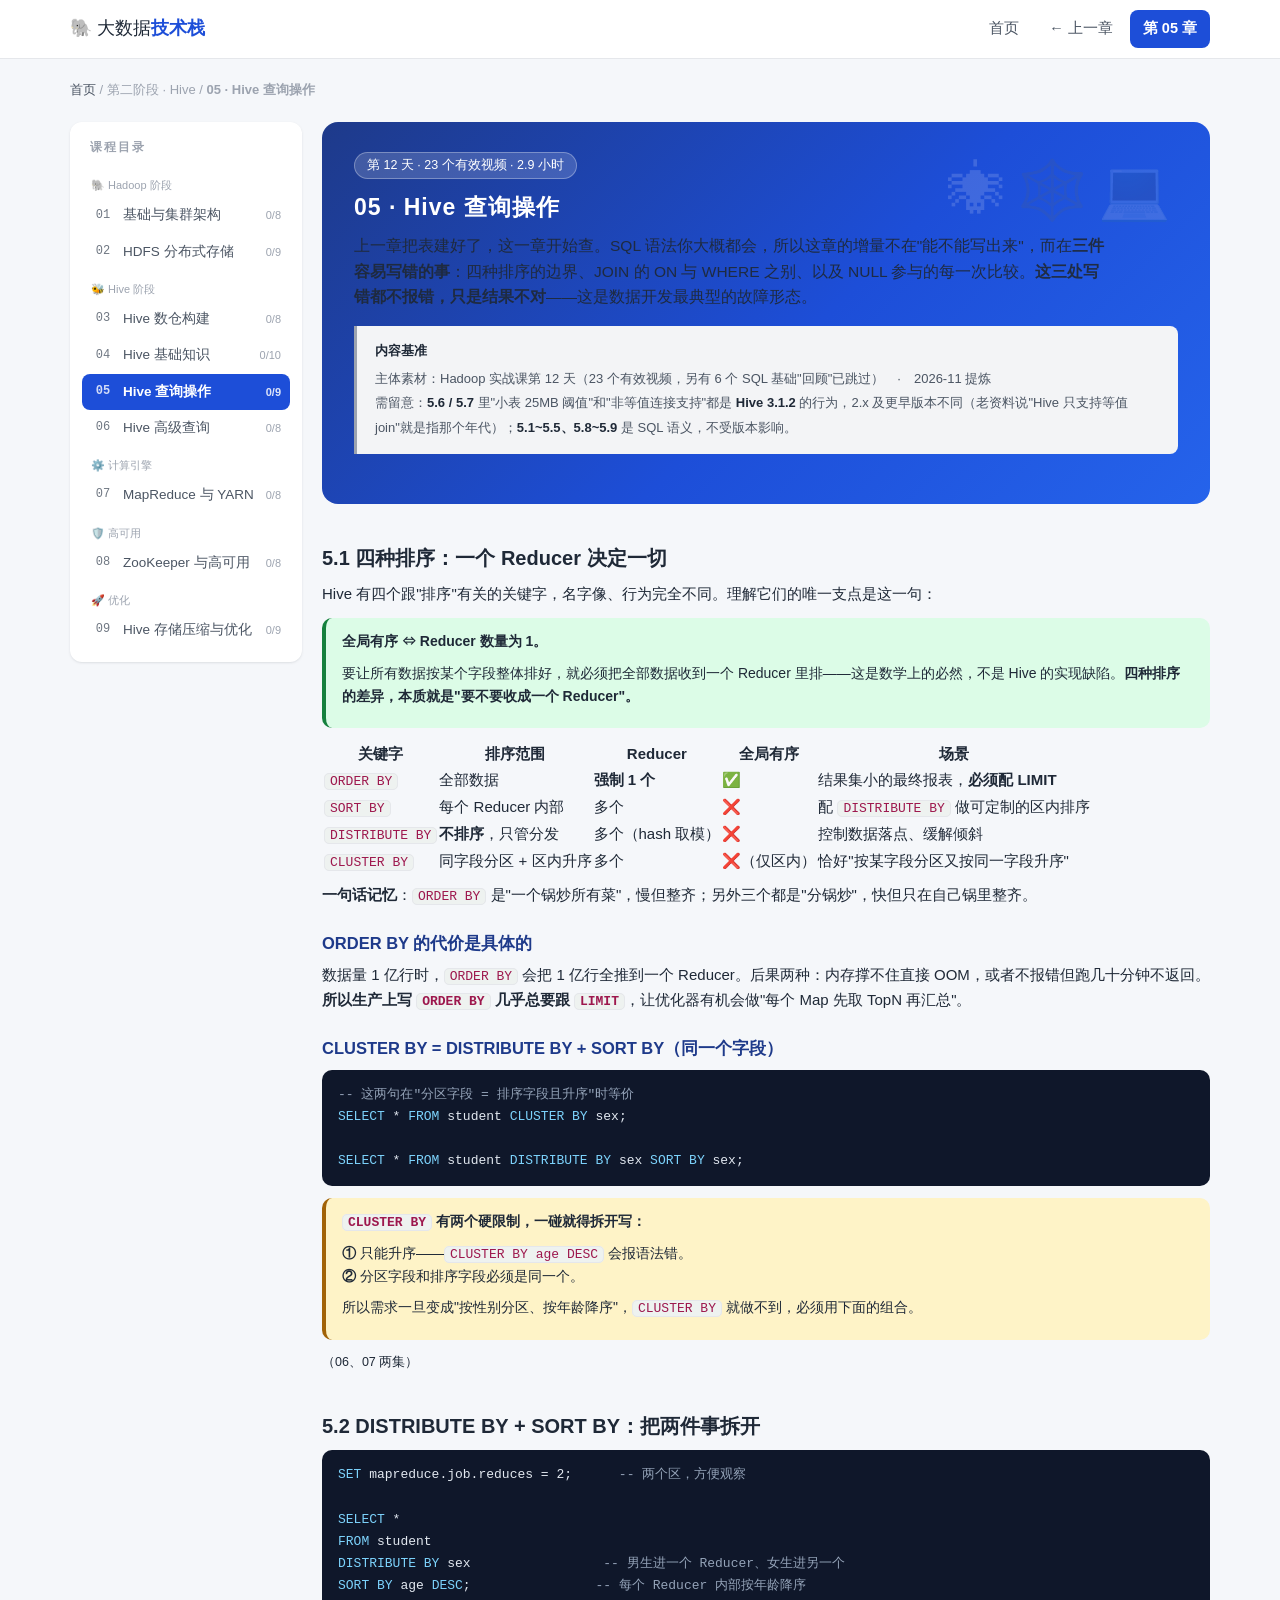
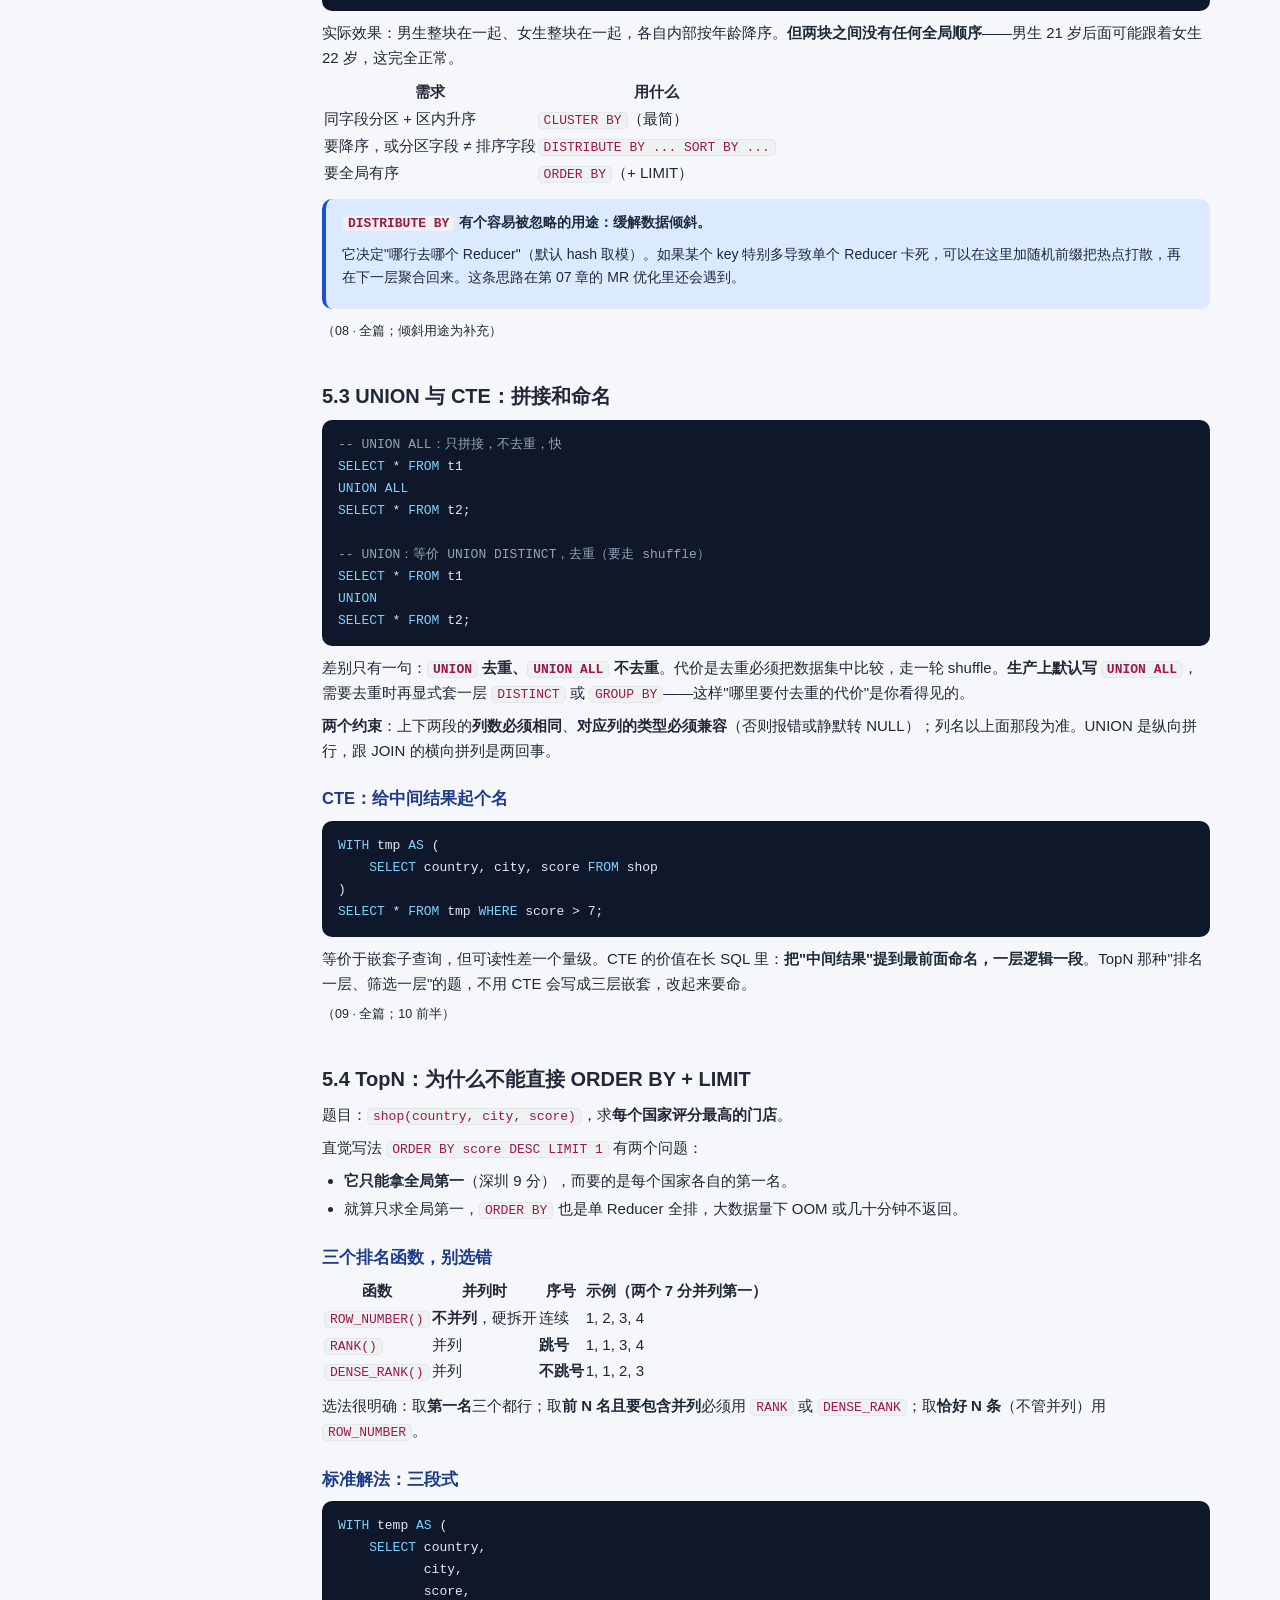
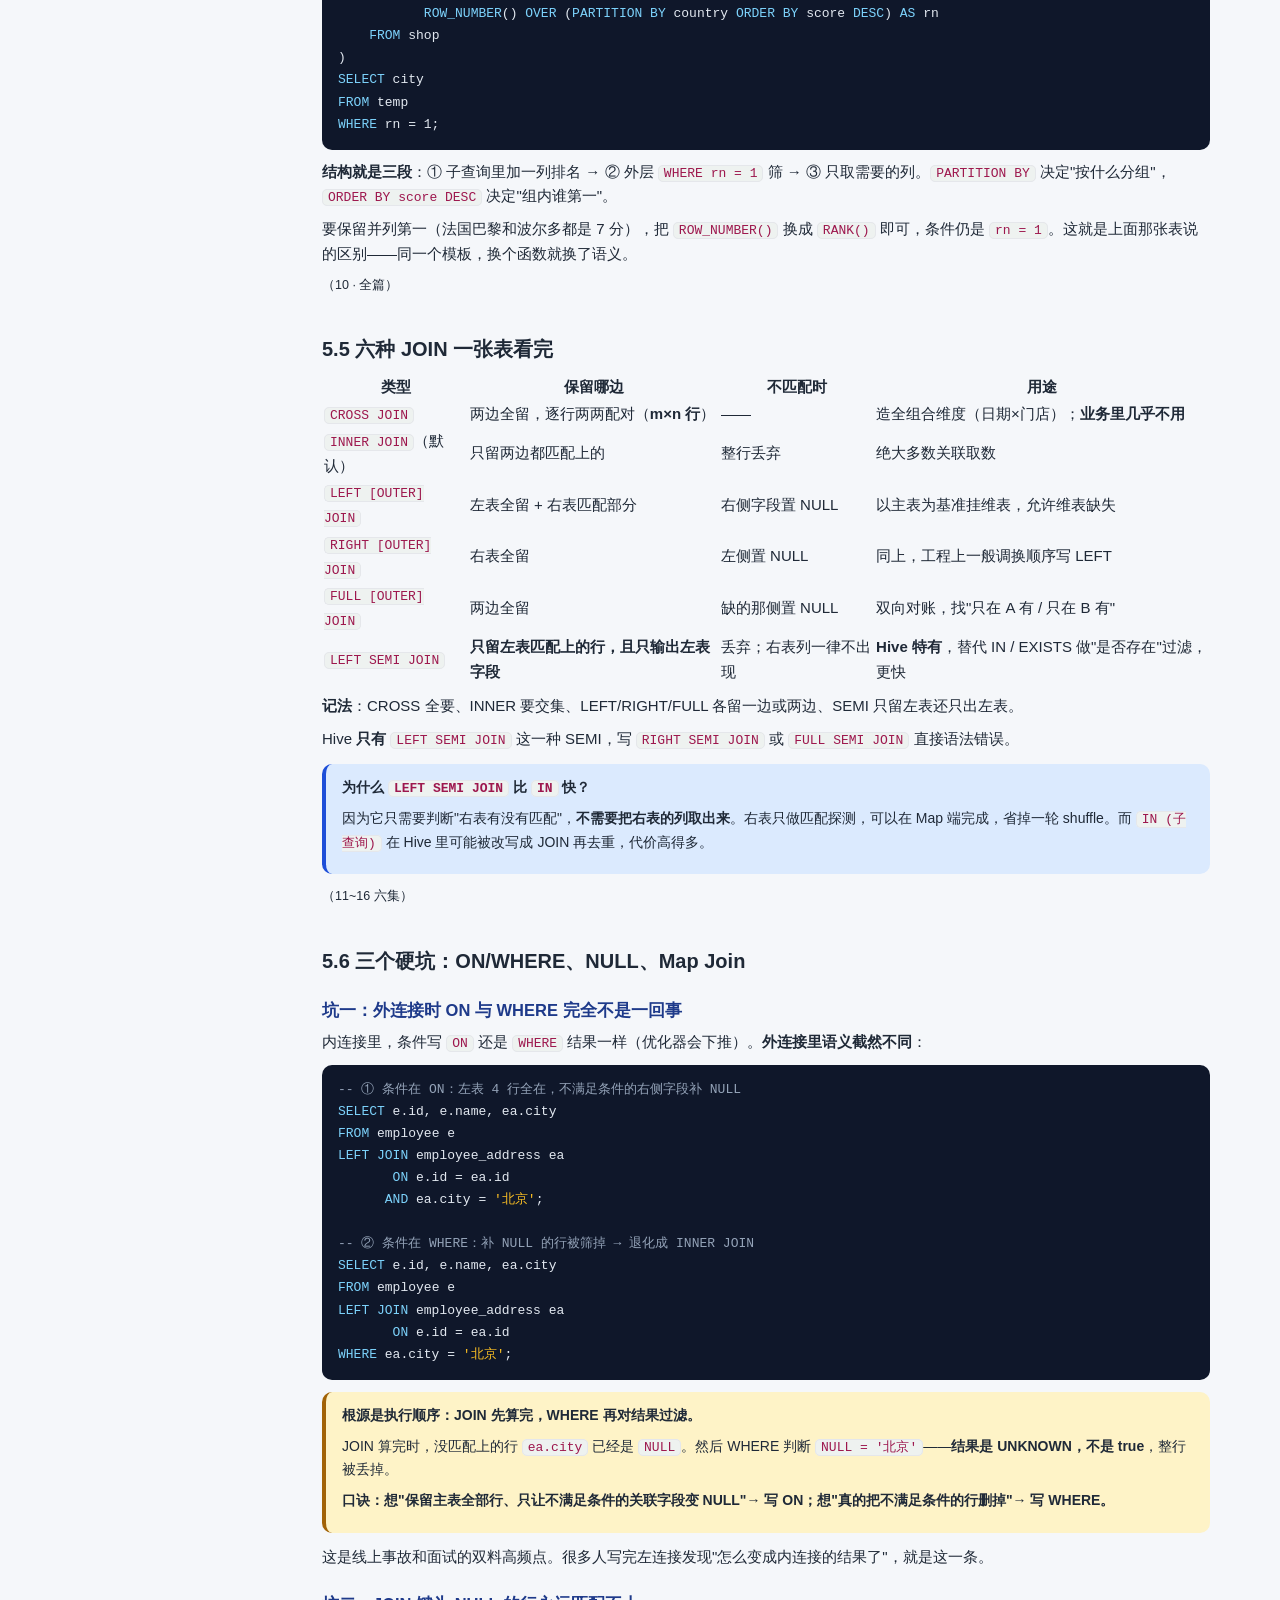
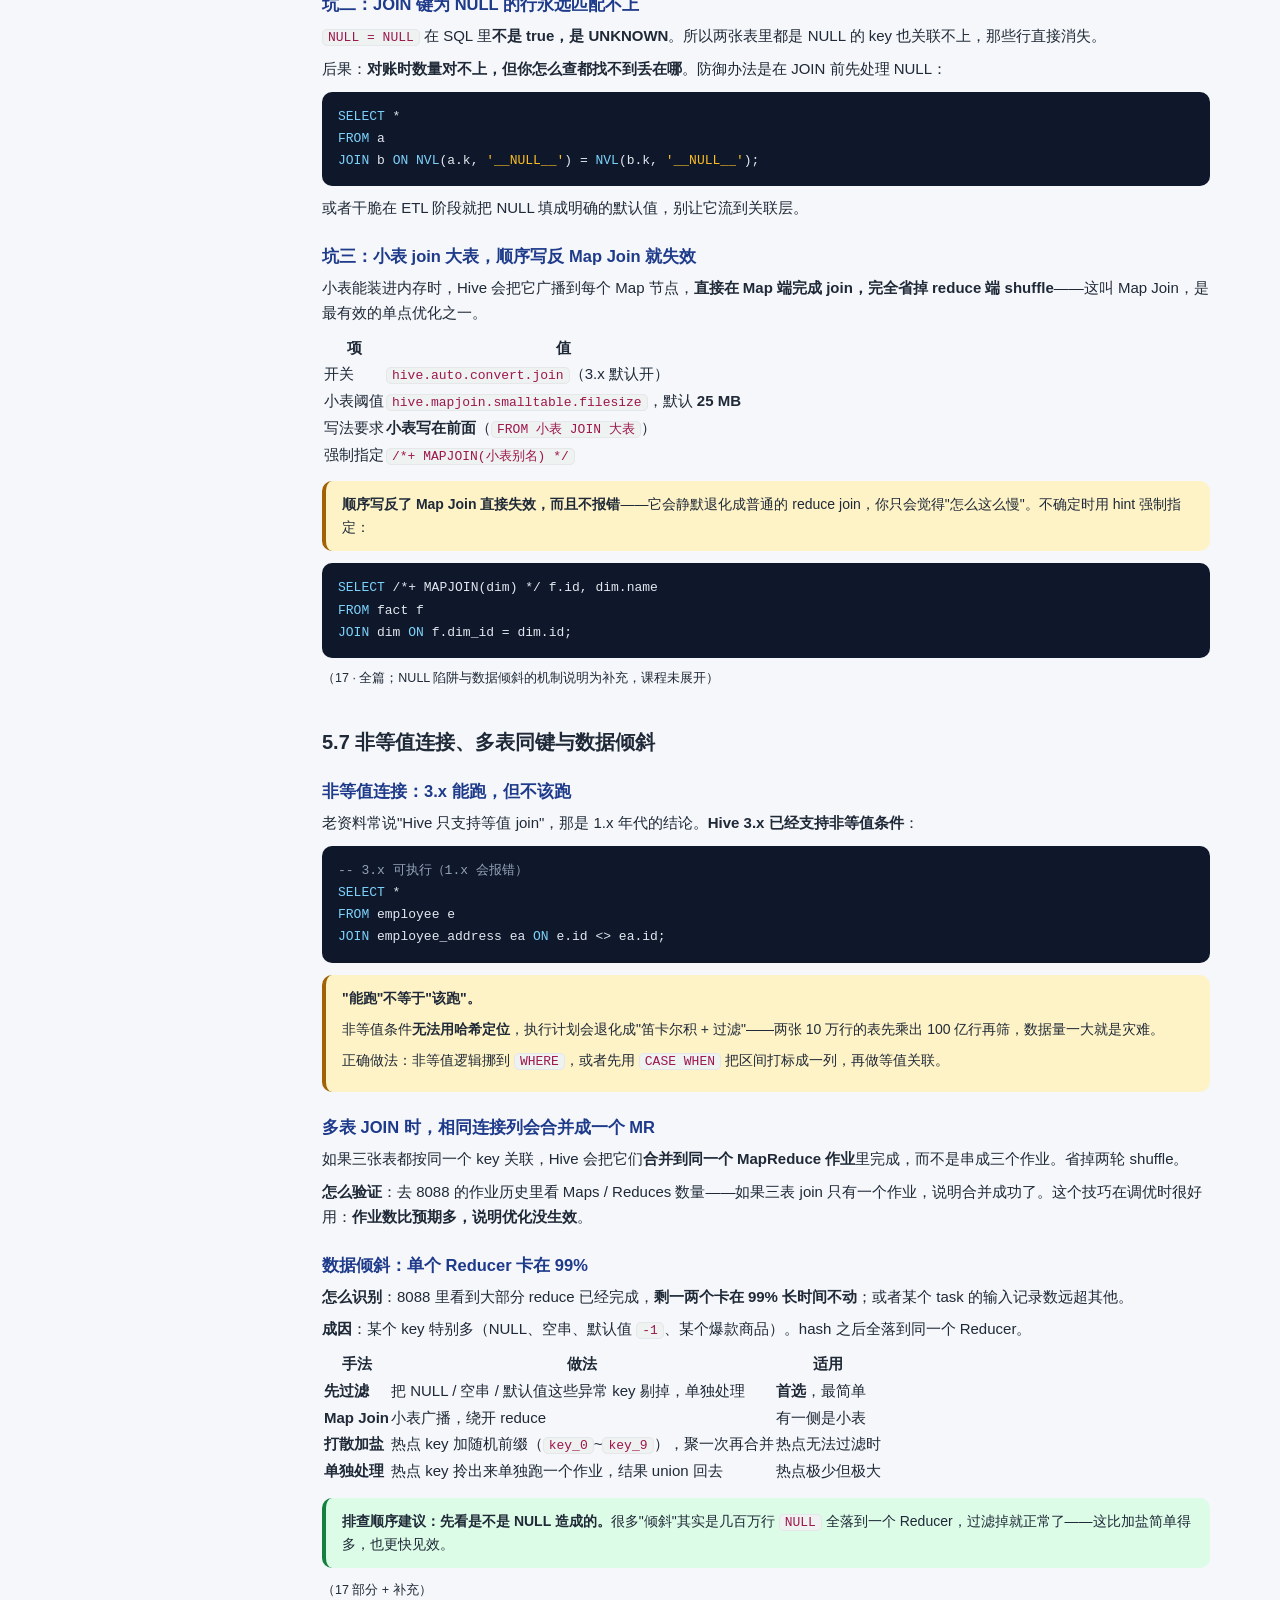
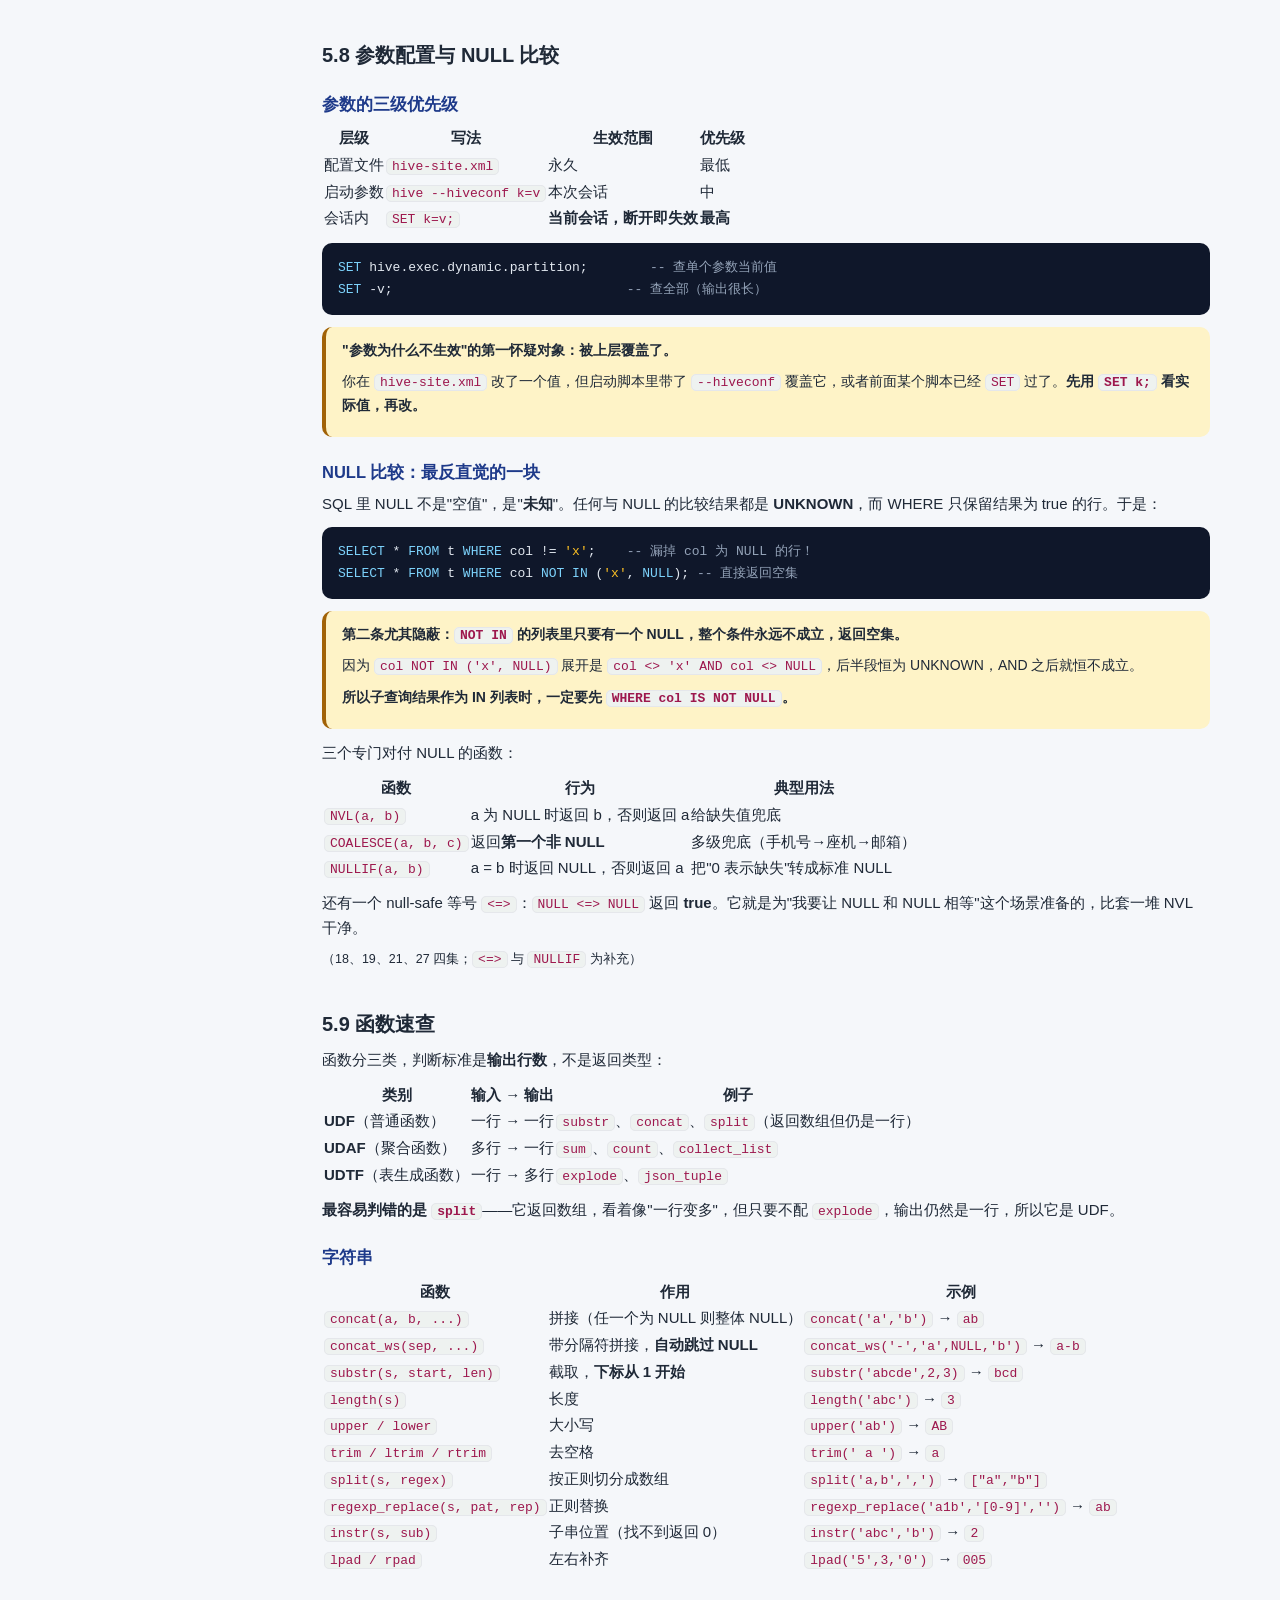
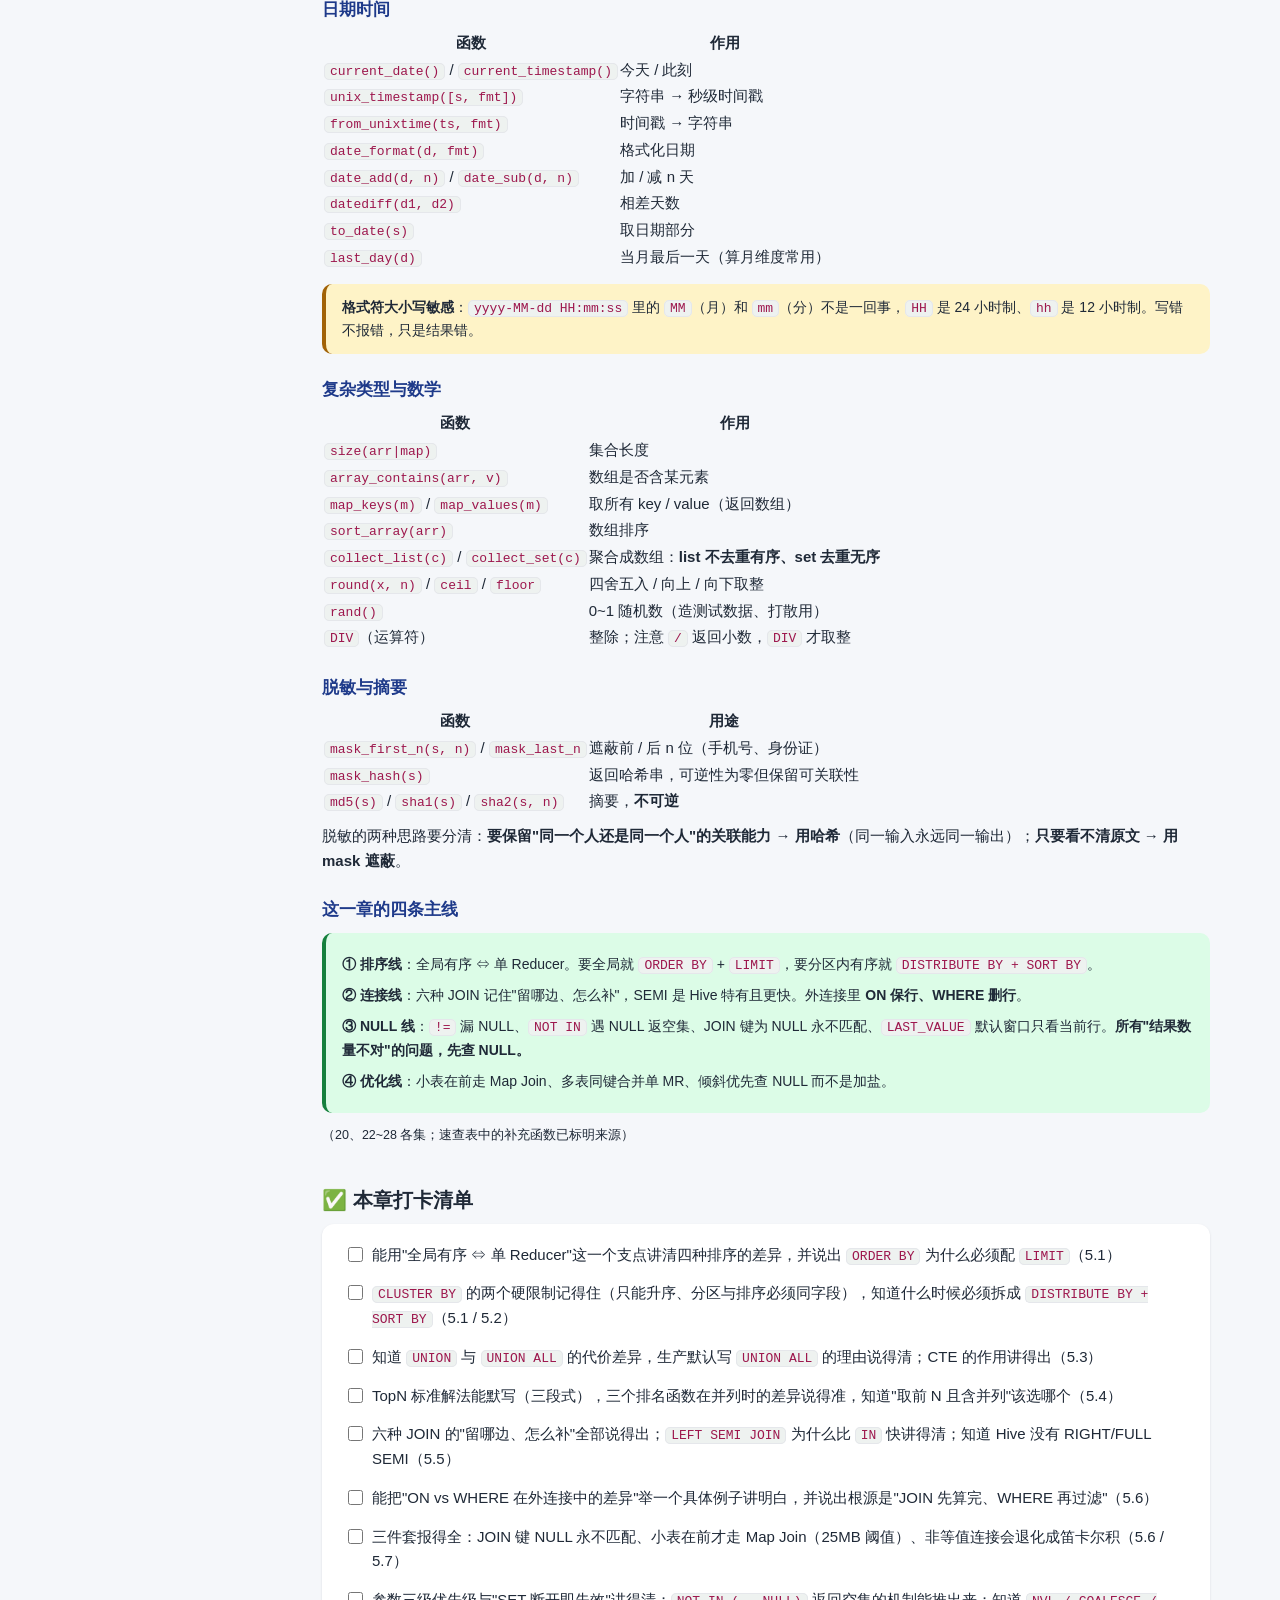
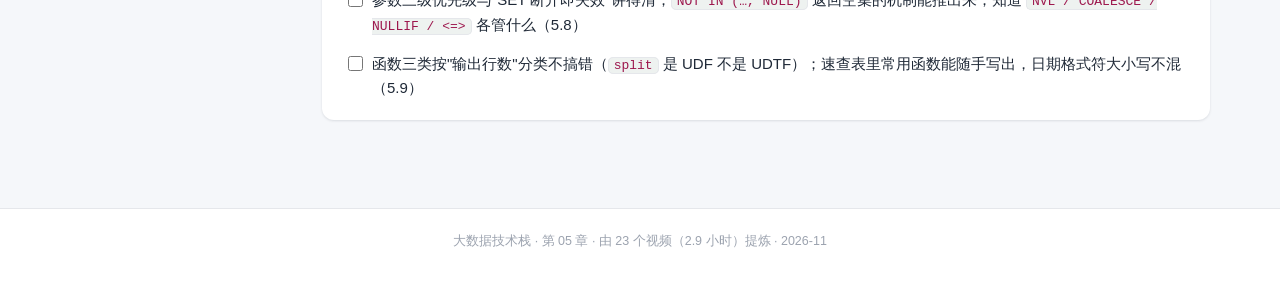
<file: ch05.html>
<!DOCTYPE html>
<html lang="zh-CN">
<head>
<meta charset="UTF-8">
<meta name="viewport" content="width=device-width, initial-scale=1.0">
<!-- ===== SECURITY-HARDENING 安全加固（勿删）：限制资源来源与外发，防点击劫持 ===== -->
<meta http-equiv="Content-Security-Policy" content="default-src 'self'; script-src 'self' 'unsafe-inline'; style-src 'self' 'unsafe-inline'; img-src 'self' data:; font-src 'self'; connect-src 'self'; media-src 'self'; object-src 'none'; base-uri 'none'; form-action 'none'; frame-src 'none'">
<meta name="referrer" content="strict-origin-when-cross-origin">
<script>
/* 防点击劫持：GitHub Pages 无法下发 X-Frame-Options，被第三方页面嵌套时自动跳出 */
(function () {
  if (window.top !== window.self) {
    try { window.top.location.href = window.self.location.href; }
    catch (e) { document.documentElement.innerHTML = ''; }
  }
})();
</script>
<!-- ===== SECURITY-HARDENING END ===== -->
<title>05 · Hive 查询操作 — 大数据技术栈</title>
<link rel="stylesheet" href="assets/style.css">
</head>
<body data-page="c05">

<header class="topbar">
  <div class="container topbar-inner">
    <a href="index.html" class="logo">🐘 大数据<b>技术栈</b></a>
    <nav class="nav">
      <a href="index.html" data-nav="home">首页</a>
      <a href="ch04.html" data-nav="c04">← 上一章</a>
      <a href="ch05.html" data-nav="c05" class="active">第 05 章</a>
    </nav>
  </div>
</header>

<main class="container app" style="padding-top:20px;padding-bottom:48px">
  <div class="crumb"><a href="index.html">首页</a> / 第二阶段 · Hive / <b>05 · Hive 查询操作</b></div>
  <div class="layout">

    <aside class="chapnav">
      <div class="cap">课程目录</div>
      <div class="grp">🐘 Hadoop 阶段</div>
      <a href="ch01.html" data-nav="c01"><span class="no">01</span>基础与集群架构 <span class="pg" data-chapter-progress="c01">0/8</span></a>
      <a href="ch02.html" data-nav="c02"><span class="no">02</span>HDFS 分布式存储 <span class="pg" data-chapter-progress="c02">0/9</span></a>
      <div class="grp">🐝 Hive 阶段</div>
      <a href="ch03.html" data-nav="c03"><span class="no">03</span>Hive 数仓构建 <span class="pg" data-chapter-progress="c03">0/8</span></a>
      <a href="ch04.html" data-nav="c04"><span class="no">04</span>Hive 基础知识 <span class="pg" data-chapter-progress="c04">0/10</span></a>
      <a href="ch05.html" data-nav="c05" class="active"><span class="no">05</span>Hive 查询操作 <span class="pg" data-chapter-progress="c05">0/9</span></a>
      <a href="ch06.html" data-nav="c06"><span class="no">06</span>Hive 高级查询 <span class="pg" data-chapter-progress="c06">0/8</span></a>
      <div class="grp">⚙️ 计算引擎</div>
      <a href="ch07.html" data-nav="c07"><span class="no">07</span>MapReduce 与 YARN <span class="pg" data-chapter-progress="c07">0/8</span></a>
      <div class="grp">🛡️ 高可用</div>
      <a href="ch08.html" data-nav="c08"><span class="no">08</span>ZooKeeper 与高可用 <span class="pg" data-chapter-progress="c08">0/8</span></a>
      <div class="grp">🚀 优化</div>
      <a href="ch09.html" data-nav="c09"><span class="no">09</span>Hive 存储压缩与优化 <span class="pg" data-chapter-progress="c09">0/9</span></a>
    </aside>

    <div class="appmain doc">

      <section class="hero compact">
        <span class="tag">第 12 天 · 23 个有效视频 · 2.9 小时</span>
        <h1>05 · Hive 查询操作</h1>
        <p class="sub">上一章把表建好了，这一章开始查。SQL 语法你大概都会，所以这章的增量不在"能不能写出来"，而在<b>三件容易写错的事</b>：四种排序的边界、JOIN 的 ON 与 WHERE 之别、以及 NULL 参与的每一次比较。<b>这三处写错都不报错，只是结果不对</b>——这是数据开发最典型的故障形态。</p>

        <div class="basis-note">
          <span class="bt">内容基准</span>
          <span class="bl">主体素材：Hadoop 实战课第 12 天（23 个有效视频，另有 6 个 SQL 基础"回顾"已跳过）　·　2026-11 提炼</span>
          <span class="bl">需留意：<b>5.6 / 5.7</b> 里"小表 25MB 阈值"和"非等值连接支持"都是 <b>Hive 3.1.2</b> 的行为，2.x 及更早版本不同（老资料说"Hive 只支持等值 join"就是指那个年代）；<b>5.1~5.5、5.8~5.9</b> 是 SQL 语义，不受版本影响。</span>
        </div>
      </section>

      <!-- ============ 5.1 ============ -->
      <h2>5.1 四种排序：一个 Reducer 决定一切</h2>

      <p>Hive 有四个跟"排序"有关的关键字，名字像、行为完全不同。理解它们的唯一支点是这一句：</p>

      <div class="callout ok"><b>全局有序 ⇔ Reducer 数量为 1。</b>
        <p>要让所有数据按某个字段整体排好，就必须把全部数据收到一个 Reducer 里排——这是数学上的必然，不是 Hive 的实现缺陷。<b>四种排序的差异，本质就是"要不要收成一个 Reducer"。</b></p>
      </div>

      <table>
        <thead><tr><th>关键字</th><th>排序范围</th><th>Reducer</th><th>全局有序</th><th>场景</th></tr></thead>
        <tbody>
          <tr><td><code class="inline">ORDER BY</code></td><td>全部数据</td><td><b>强制 1 个</b></td><td>✅</td><td>结果集小的最终报表，<b>必须配 LIMIT</b></td></tr>
          <tr><td><code class="inline">SORT BY</code></td><td>每个 Reducer 内部</td><td>多个</td><td>❌</td><td>配 <code class="inline">DISTRIBUTE BY</code> 做可定制的区内排序</td></tr>
          <tr><td><code class="inline">DISTRIBUTE BY</code></td><td><b>不排序</b>，只管分发</td><td>多个（hash 取模）</td><td>❌</td><td>控制数据落点、缓解倾斜</td></tr>
          <tr><td><code class="inline">CLUSTER BY</code></td><td>同字段分区 + 区内升序</td><td>多个</td><td>❌（仅区内）</td><td>恰好"按某字段分区又按同一字段升序"</td></tr>
        </tbody>
      </table>

      <p><b>一句话记忆</b>：<code class="inline">ORDER BY</code> 是"一个锅炒所有菜"，慢但整齐；另外三个都是"分锅炒"，快但只在自己锅里整齐。</p>

      <h3>ORDER BY 的代价是具体的</h3>

      <p>数据量 1 亿行时，<code class="inline">ORDER BY</code> 会把 1 亿行全推到一个 Reducer。后果两种：内存撑不住直接 OOM，或者不报错但跑几十分钟不返回。<b>所以生产上写 <code class="inline">ORDER BY</code> 几乎总要跟 <code class="inline">LIMIT</code></b>，让优化器有机会做"每个 Map 先取 TopN 再汇总"。</p>

      <h3>CLUSTER BY = DISTRIBUTE BY + SORT BY（同一个字段）</h3>

<pre class="code"><span class="cm">-- 这两句在"分区字段 = 排序字段且升序"时等价</span>
<span class="kw">SELECT</span> * <span class="kw">FROM</span> student <span class="kw">CLUSTER BY</span> sex;

<span class="kw">SELECT</span> * <span class="kw">FROM</span> student <span class="kw">DISTRIBUTE BY</span> sex <span class="kw">SORT BY</span> sex;</pre>

      <div class="callout warn"><b><code class="inline">CLUSTER BY</code> 有两个硬限制，一碰就得拆开写：</b>
        <p><b>①</b> 只能升序——<code class="inline">CLUSTER BY age DESC</code> 会报语法错。<br>
        <b>②</b> 分区字段和排序字段必须是同一个。</p>
        <p>所以需求一旦变成"按性别分区、按年龄降序"，<code class="inline">CLUSTER BY</code> 就做不到，必须用下面的组合。</p>
      </div>

      <p class="muted small">（06、07 两集）</p>

      <!-- ============ 5.2 ============ -->
      <h2>5.2 DISTRIBUTE BY + SORT BY：把两件事拆开</h2>

<pre class="code"><span class="kw">SET</span> mapreduce.job.reduces = 2;      <span class="cm">-- 两个区，方便观察</span>

<span class="kw">SELECT</span> *
<span class="kw">FROM</span> student
<span class="kw">DISTRIBUTE BY</span> sex                 <span class="cm">-- 男生进一个 Reducer、女生进另一个</span>
<span class="kw">SORT BY</span> age <span class="kw">DESC</span>;                <span class="cm">-- 每个 Reducer 内部按年龄降序</span></pre>

      <p>实际效果：男生整块在一起、女生整块在一起，各自内部按年龄降序。<b>但两块之间没有任何全局顺序</b>——男生 21 岁后面可能跟着女生 22 岁，这完全正常。</p>

      <table>
        <thead><tr><th>需求</th><th>用什么</th></tr></thead>
        <tbody>
          <tr><td>同字段分区 + 区内升序</td><td><code class="inline">CLUSTER BY</code>（最简）</td></tr>
          <tr><td>要降序，或分区字段 ≠ 排序字段</td><td><code class="inline">DISTRIBUTE BY ... SORT BY ...</code></td></tr>
          <tr><td>要全局有序</td><td><code class="inline">ORDER BY</code>（+ LIMIT）</td></tr>
        </tbody>
      </table>

      <div class="callout info"><b><code class="inline">DISTRIBUTE BY</code> 有个容易被忽略的用途：缓解数据倾斜。</b>
        <p>它决定"哪行去哪个 Reducer"（默认 hash 取模）。如果某个 key 特别多导致单个 Reducer 卡死，可以在这里加随机前缀把热点打散，再在下一层聚合回来。这条思路在第 07 章的 MR 优化里还会遇到。</p>
      </div>

      <p class="muted small">（08 · 全篇；倾斜用途为补充）</p>

      <!-- ============ 5.3 ============ -->
      <h2>5.3 UNION 与 CTE：拼接和命名</h2>

<pre class="code"><span class="cm">-- UNION ALL：只拼接，不去重，快</span>
<span class="kw">SELECT</span> * <span class="kw">FROM</span> t1
<span class="kw">UNION ALL</span>
<span class="kw">SELECT</span> * <span class="kw">FROM</span> t2;

<span class="cm">-- UNION：等价 UNION DISTINCT，去重（要走 shuffle）</span>
<span class="kw">SELECT</span> * <span class="kw">FROM</span> t1
<span class="kw">UNION</span>
<span class="kw">SELECT</span> * <span class="kw">FROM</span> t2;</pre>

      <p>差别只有一句：<b><code class="inline">UNION</code> 去重、<code class="inline">UNION ALL</code> 不去重</b>。代价是去重必须把数据集中比较，走一轮 shuffle。<b>生产上默认写 <code class="inline">UNION ALL</code></b>，需要去重时再显式套一层 <code class="inline">DISTINCT</code> 或 <code class="inline">GROUP BY</code>——这样"哪里要付去重的代价"是你看得见的。</p>

      <p><b>两个约束</b>：上下两段的<b>列数必须相同</b>、<b>对应列的类型必须兼容</b>（否则报错或静默转 NULL）；列名以上面那段为准。UNION 是纵向拼行，跟 JOIN 的横向拼列是两回事。</p>

      <h3>CTE：给中间结果起个名</h3>

<pre class="code"><span class="kw">WITH</span> tmp <span class="kw">AS</span> (
    <span class="kw">SELECT</span> country, city, score <span class="kw">FROM</span> shop
)
<span class="kw">SELECT</span> * <span class="kw">FROM</span> tmp <span class="kw">WHERE</span> score &gt; 7;</pre>

      <p>等价于嵌套子查询，但可读性差一个量级。CTE 的价值在长 SQL 里：<b>把"中间结果"提到最前面命名，一层逻辑一段</b>。TopN 那种"排名一层、筛选一层"的题，不用 CTE 会写成三层嵌套，改起来要命。</p>

      <p class="muted small">（09 · 全篇；10 前半）</p>

      <!-- ============ 5.4 ============ -->
      <h2>5.4 TopN：为什么不能直接 ORDER BY + LIMIT</h2>

      <p>题目：<code class="inline">shop(country, city, score)</code>，求<b>每个国家评分最高的门店</b>。</p>

      <p>直觉写法 <code class="inline">ORDER BY score DESC LIMIT 1</code> 有两个问题：</p>
      <ul>
        <li><b>它只能拿全局第一</b>（深圳 9 分），而要的是每个国家各自的第一名。</li>
        <li>就算只求全局第一，<code class="inline">ORDER BY</code> 也是单 Reducer 全排，大数据量下 OOM 或几十分钟不返回。</li>
      </ul>

      <h3>三个排名函数，别选错</h3>

      <table>
        <thead><tr><th>函数</th><th>并列时</th><th>序号</th><th>示例（两个 7 分并列第一）</th></tr></thead>
        <tbody>
          <tr><td><code class="inline">ROW_NUMBER()</code></td><td><b>不并列</b>，硬拆开</td><td>连续</td><td>1, 2, 3, 4</td></tr>
          <tr><td><code class="inline">RANK()</code></td><td>并列</td><td><b>跳号</b></td><td>1, 1, 3, 4</td></tr>
          <tr><td><code class="inline">DENSE_RANK()</code></td><td>并列</td><td><b>不跳号</b></td><td>1, 1, 2, 3</td></tr>
        </tbody>
      </table>

      <p>选法很明确：取<b>第一名</b>三个都行；取<b>前 N 名且要包含并列</b>必须用 <code class="inline">RANK</code> 或 <code class="inline">DENSE_RANK</code>；取<b>恰好 N 条</b>（不管并列）用 <code class="inline">ROW_NUMBER</code>。</p>

      <h3>标准解法：三段式</h3>

<pre class="code"><span class="kw">WITH</span> temp <span class="kw">AS</span> (
    <span class="kw">SELECT</span> country,
           city,
           score,
           <span class="kw">ROW_NUMBER</span>() <span class="kw">OVER</span> (<span class="kw">PARTITION BY</span> country <span class="kw">ORDER BY</span> score <span class="kw">DESC</span>) <span class="kw">AS</span> rn
    <span class="kw">FROM</span> shop
)
<span class="kw">SELECT</span> city
<span class="kw">FROM</span> temp
<span class="kw">WHERE</span> rn = 1;</pre>

      <p><b>结构就是三段</b>：① 子查询里加一列排名 → ② 外层 <code class="inline">WHERE rn = 1</code> 筛 → ③ 只取需要的列。<code class="inline">PARTITION BY</code> 决定"按什么分组"，<code class="inline">ORDER BY score DESC</code> 决定"组内谁第一"。</p>

      <p>要保留并列第一（法国巴黎和波尔多都是 7 分），把 <code class="inline">ROW_NUMBER()</code> 换成 <code class="inline">RANK()</code> 即可，条件仍是 <code class="inline">rn = 1</code>。这就是上面那张表说的区别——同一个模板，换个函数就换了语义。</p>

      <p class="muted small">（10 · 全篇）</p>

      <!-- ============ 5.5 ============ -->
      <h2>5.5 六种 JOIN 一张表看完</h2>

      <table>
        <thead><tr><th>类型</th><th>保留哪边</th><th>不匹配时</th><th>用途</th></tr></thead>
        <tbody>
          <tr><td><code class="inline">CROSS JOIN</code></td><td>两边全留，逐行两两配对（<b>m×n 行</b>）</td><td>——</td><td>造全组合维度（日期×门店）；<b>业务里几乎不用</b></td></tr>
          <tr><td><code class="inline">INNER JOIN</code>（默认）</td><td>只留两边都匹配上的</td><td>整行丢弃</td><td>绝大多数关联取数</td></tr>
          <tr><td><code class="inline">LEFT [OUTER] JOIN</code></td><td>左表全留 + 右表匹配部分</td><td>右侧字段置 NULL</td><td>以主表为基准挂维表，允许维表缺失</td></tr>
          <tr><td><code class="inline">RIGHT [OUTER] JOIN</code></td><td>右表全留</td><td>左侧置 NULL</td><td>同上，工程上一般调换顺序写 LEFT</td></tr>
          <tr><td><code class="inline">FULL [OUTER] JOIN</code></td><td>两边全留</td><td>缺的那侧置 NULL</td><td>双向对账，找"只在 A 有 / 只在 B 有"</td></tr>
          <tr><td><code class="inline">LEFT SEMI JOIN</code></td><td><b>只留左表匹配上的行，且只输出左表字段</b></td><td>丢弃；右表列一律不出现</td><td><b>Hive 特有</b>，替代 IN / EXISTS 做"是否存在"过滤，更快</td></tr>
        </tbody>
      </table>

      <p><b>记法</b>：CROSS 全要、INNER 要交集、LEFT/RIGHT/FULL 各留一边或两边、SEMI 只留左表还只出左表。</p>

      <p>Hive <b>只有</b> <code class="inline">LEFT SEMI JOIN</code> 这一种 SEMI，写 <code class="inline">RIGHT SEMI JOIN</code> 或 <code class="inline">FULL SEMI JOIN</code> 直接语法错误。</p>

      <div class="callout info"><b>为什么 <code class="inline">LEFT SEMI JOIN</code> 比 <code class="inline">IN</code> 快？</b>
        <p>因为它只需要判断"右表有没有匹配"，<b>不需要把右表的列取出来</b>。右表只做匹配探测，可以在 Map 端完成，省掉一轮 shuffle。而 <code class="inline">IN (子查询)</code> 在 Hive 里可能被改写成 JOIN 再去重，代价高得多。</p>
      </div>

      <p class="muted small">（11~16 六集）</p>

      <!-- ============ 5.6 ============ -->
      <h2>5.6 三个硬坑：ON/WHERE、NULL、Map Join</h2>

      <h3>坑一：外连接时 ON 与 WHERE 完全不是一回事</h3>

      <p>内连接里，条件写 <code class="inline">ON</code> 还是 <code class="inline">WHERE</code> 结果一样（优化器会下推）。<b>外连接里语义截然不同</b>：</p>

<pre class="code"><span class="cm">-- ① 条件在 ON：左表 4 行全在，不满足条件的右侧字段补 NULL</span>
<span class="kw">SELECT</span> e.id, e.name, ea.city
<span class="kw">FROM</span> employee e
<span class="kw">LEFT JOIN</span> employee_address ea
       <span class="kw">ON</span> e.id = ea.id
      <span class="kw">AND</span> ea.city = <span class="st">'北京'</span>;

<span class="cm">-- ② 条件在 WHERE：补 NULL 的行被筛掉 → 退化成 INNER JOIN</span>
<span class="kw">SELECT</span> e.id, e.name, ea.city
<span class="kw">FROM</span> employee e
<span class="kw">LEFT JOIN</span> employee_address ea
       <span class="kw">ON</span> e.id = ea.id
<span class="kw">WHERE</span> ea.city = <span class="st">'北京'</span>;</pre>

      <div class="callout warn"><b>根源是执行顺序：JOIN 先算完，WHERE 再对结果过滤。</b>
        <p>JOIN 算完时，没匹配上的行 <code class="inline">ea.city</code> 已经是 <code class="inline">NULL</code>。然后 WHERE 判断 <code class="inline">NULL = '北京'</code>——<b>结果是 UNKNOWN，不是 true</b>，整行被丢掉。</p>
        <p><b>口诀：想"保留主表全部行、只让不满足条件的关联字段变 NULL"→ 写 ON；想"真的把不满足条件的行删掉"→ 写 WHERE。</b></p>
      </div>

      <p>这是线上事故和面试的双料高频点。很多人写完左连接发现"怎么变成内连接的结果了"，就是这一条。</p>

      <h3>坑二：JOIN 键为 NULL 的行永远匹配不上</h3>

      <p><code class="inline">NULL = NULL</code> 在 SQL 里<b>不是 true，是 UNKNOWN</b>。所以两张表里都是 NULL 的 key 也关联不上，那些行直接消失。</p>

      <p>后果：<b>对账时数量对不上，但你怎么查都找不到丢在哪</b>。防御办法是在 JOIN 前先处理 NULL：</p>

<pre class="code"><span class="kw">SELECT</span> *
<span class="kw">FROM</span> a
<span class="kw">JOIN</span> b <span class="kw">ON</span> <span class="kw">NVL</span>(a.k, <span class="st">'__NULL__'</span>) = <span class="kw">NVL</span>(b.k, <span class="st">'__NULL__'</span>);</pre>

      <p>或者干脆在 ETL 阶段就把 NULL 填成明确的默认值，别让它流到关联层。</p>

      <h3>坑三：小表 join 大表，顺序写反 Map Join 就失效</h3>

      <p>小表能装进内存时，Hive 会把它广播到每个 Map 节点，<b>直接在 Map 端完成 join，完全省掉 reduce 端 shuffle</b>——这叫 Map Join，是最有效的单点优化之一。</p>

      <table>
        <thead><tr><th>项</th><th>值</th></tr></thead>
        <tbody>
          <tr><td>开关</td><td><code class="inline">hive.auto.convert.join</code>（3.x 默认开）</td></tr>
          <tr><td>小表阈值</td><td><code class="inline">hive.mapjoin.smalltable.filesize</code>，默认 <b>25 MB</b></td></tr>
          <tr><td>写法要求</td><td><b>小表写在前面</b>（<code class="inline">FROM 小表 JOIN 大表</code>）</td></tr>
          <tr><td>强制指定</td><td><code class="inline">/*+ MAPJOIN(小表别名) */</code></td></tr>
        </tbody>
      </table>

      <div class="callout warn"><b>顺序写反了 Map Join 直接失效，而且不报错</b>——它会静默退化成普通的 reduce join，你只会觉得"怎么这么慢"。不确定时用 hint 强制指定：</div>

<pre class="code"><span class="kw">SELECT</span> /*+ MAPJOIN(dim) */ f.id, dim.name
<span class="kw">FROM</span> fact f
<span class="kw">JOIN</span> dim <span class="kw">ON</span> f.dim_id = dim.id;</pre>

      <p class="muted small">（17 · 全篇；NULL 陷阱与数据倾斜的机制说明为补充，课程未展开）</p>

      <!-- ============ 5.7 ============ -->
      <h2>5.7 非等值连接、多表同键与数据倾斜</h2>

      <h3>非等值连接：3.x 能跑，但不该跑</h3>

      <p>老资料常说"Hive 只支持等值 join"，那是 1.x 年代的结论。<b>Hive 3.x 已经支持非等值条件</b>：</p>

<pre class="code"><span class="cm">-- 3.x 可执行（1.x 会报错）</span>
<span class="kw">SELECT</span> *
<span class="kw">FROM</span> employee e
<span class="kw">JOIN</span> employee_address ea <span class="kw">ON</span> e.id &lt;&gt; ea.id;</pre>

      <div class="callout warn"><b>"能跑"不等于"该跑"。</b>
        <p>非等值条件<b>无法用哈希定位</b>，执行计划会退化成"笛卡尔积 + 过滤"——两张 10 万行的表先乘出 100 亿行再筛，数据量一大就是灾难。</p>
        <p>正确做法：非等值逻辑挪到 <code class="inline">WHERE</code>，或者先用 <code class="inline">CASE WHEN</code> 把区间打标成一列，再做等值关联。</p>
      </div>

      <h3>多表 JOIN 时，相同连接列会合并成一个 MR</h3>

      <p>如果三张表都按同一个 key 关联，Hive 会把它们<b>合并到同一个 MapReduce 作业</b>里完成，而不是串成三个作业。省掉两轮 shuffle。</p>

      <p><b>怎么验证</b>：去 8088 的作业历史里看 Maps / Reduces 数量——如果三表 join 只有一个作业，说明合并成功了。这个技巧在调优时很好用：<b>作业数比预期多，说明优化没生效</b>。</p>

      <h3>数据倾斜：单个 Reducer 卡在 99%</h3>

      <p><b>怎么识别</b>：8088 里看到大部分 reduce 已经完成，<b>剩一两个卡在 99% 长时间不动</b>；或者某个 task 的输入记录数远超其他。</p>

      <p><b>成因</b>：某个 key 特别多（NULL、空串、默认值 <code class="inline">-1</code>、某个爆款商品）。hash 之后全落到同一个 Reducer。</p>

      <table>
        <thead><tr><th>手法</th><th>做法</th><th>适用</th></tr></thead>
        <tbody>
          <tr><td><b>先过滤</b></td><td>把 NULL / 空串 / 默认值这些异常 key 剔掉，单独处理</td><td><b>首选</b>，最简单</td></tr>
          <tr><td><b>Map Join</b></td><td>小表广播，绕开 reduce</td><td>有一侧是小表</td></tr>
          <tr><td><b>打散加盐</b></td><td>热点 key 加随机前缀（<code class="inline">key_0</code>~<code class="inline">key_9</code>），聚一次再合并</td><td>热点无法过滤时</td></tr>
          <tr><td><b>单独处理</b></td><td>热点 key 拎出来单独跑一个作业，结果 union 回去</td><td>热点极少但极大</td></tr>
        </tbody>
      </table>

      <div class="callout ok"><b>排查顺序建议：先看是不是 NULL 造成的。</b>很多"倾斜"其实是几百万行 <code class="inline">NULL</code> 全落到一个 Reducer，过滤掉就正常了——这比加盐简单得多，也更快见效。</div>

      <p class="muted small">（17 部分 + 补充）</p>

      <!-- ============ 5.8 ============ -->
      <h2>5.8 参数配置与 NULL 比较</h2>

      <h3>参数的三级优先级</h3>

      <table>
        <thead><tr><th>层级</th><th>写法</th><th>生效范围</th><th>优先级</th></tr></thead>
        <tbody>
          <tr><td>配置文件</td><td><code class="inline">hive-site.xml</code></td><td>永久</td><td>最低</td></tr>
          <tr><td>启动参数</td><td><code class="inline">hive --hiveconf k=v</code></td><td>本次会话</td><td>中</td></tr>
          <tr><td>会话内</td><td><code class="inline">SET k=v;</code></td><td><b>当前会话，断开即失效</b></td><td><b>最高</b></td></tr>
        </tbody>
      </table>

<pre class="code"><span class="kw">SET</span> hive.exec.dynamic.partition;        <span class="cm">-- 查单个参数当前值</span>
<span class="kw">SET</span> -v;                              <span class="cm">-- 查全部（输出很长）</span></pre>

      <div class="callout warn"><b>"参数为什么不生效"的第一怀疑对象：被上层覆盖了。</b>
        <p>你在 <code class="inline">hive-site.xml</code> 改了一个值，但启动脚本里带了 <code class="inline">--hiveconf</code> 覆盖它，或者前面某个脚本已经 <code class="inline">SET</code> 过了。<b>先用 <code class="inline">SET k;</code> 看实际值，再改。</b></p>
      </div>

      <h3>NULL 比较：最反直觉的一块</h3>

      <p>SQL 里 NULL 不是"空值"，是"<b>未知</b>"。任何与 NULL 的比较结果都是 <b>UNKNOWN</b>，而 WHERE 只保留结果为 true 的行。于是：</p>

<pre class="code"><span class="kw">SELECT</span> * <span class="kw">FROM</span> t <span class="kw">WHERE</span> col != <span class="st">'x'</span>;    <span class="cm">-- 漏掉 col 为 NULL 的行！</span>
<span class="kw">SELECT</span> * <span class="kw">FROM</span> t <span class="kw">WHERE</span> col <span class="kw">NOT IN</span> (<span class="st">'x'</span>, <span class="kw">NULL</span>); <span class="cm">-- 直接返回空集</span></pre>

      <div class="callout warn"><b>第二条尤其隐蔽：<code class="inline">NOT IN</code> 的列表里只要有一个 NULL，整个条件永远不成立，返回空集。</b>
        <p>因为 <code class="inline">col NOT IN ('x', NULL)</code> 展开是 <code class="inline">col &lt;&gt; 'x' AND col &lt;&gt; NULL</code>，后半段恒为 UNKNOWN，AND 之后就恒不成立。</p>
        <p><b>所以子查询结果作为 IN 列表时，一定要先 <code class="inline">WHERE col IS NOT NULL</code>。</b></p>
      </div>

      <p>三个专门对付 NULL 的函数：</p>

      <table>
        <thead><tr><th>函数</th><th>行为</th><th>典型用法</th></tr></thead>
        <tbody>
          <tr><td><code class="inline">NVL(a, b)</code></td><td>a 为 NULL 时返回 b，否则返回 a</td><td>给缺失值兜底</td></tr>
          <tr><td><code class="inline">COALESCE(a, b, c)</code></td><td>返回<b>第一个非 NULL</b></td><td>多级兜底（手机号→座机→邮箱）</td></tr>
          <tr><td><code class="inline">NULLIF(a, b)</code></td><td>a = b 时返回 NULL，否则返回 a</td><td>把"0 表示缺失"转成标准 NULL</td></tr>
        </tbody>
      </table>

      <p>还有一个 null-safe 等号 <code class="inline">&lt;=&gt;</code>：<code class="inline">NULL &lt;=&gt; NULL</code> 返回 <b>true</b>。它就是为"我要让 NULL 和 NULL 相等"这个场景准备的，比套一堆 NVL 干净。</p>

      <p class="muted small">（18、19、21、27 四集；<code class="inline">&lt;=&gt;</code> 与 <code class="inline">NULLIF</code> 为补充）</p>

      <!-- ============ 5.9 ============ -->
      <h2>5.9 函数速查</h2>

      <p>函数分三类，判断标准是<b>输出行数</b>，不是返回类型：</p>

      <table>
        <thead><tr><th>类别</th><th>输入 → 输出</th><th>例子</th></tr></thead>
        <tbody>
          <tr><td><b>UDF</b>（普通函数）</td><td>一行 → 一行</td><td><code class="inline">substr</code>、<code class="inline">concat</code>、<code class="inline">split</code>（返回数组但仍是一行）</td></tr>
          <tr><td><b>UDAF</b>（聚合函数）</td><td>多行 → 一行</td><td><code class="inline">sum</code>、<code class="inline">count</code>、<code class="inline">collect_list</code></td></tr>
          <tr><td><b>UDTF</b>（表生成函数）</td><td>一行 → 多行</td><td><code class="inline">explode</code>、<code class="inline">json_tuple</code></td></tr>
        </tbody>
      </table>

      <p><b>最容易判错的是 <code class="inline">split</code></b>——它返回数组，看着像"一行变多"，但只要不配 <code class="inline">explode</code>，输出仍然是一行，所以它是 UDF。</p>

      <h3>字符串</h3>

      <table>
        <thead><tr><th>函数</th><th>作用</th><th>示例</th></tr></thead>
        <tbody>
          <tr><td><code class="inline">concat(a, b, ...)</code></td><td>拼接（任一个为 NULL 则整体 NULL）</td><td><code class="inline">concat('a','b')</code> → <code class="inline">ab</code></td></tr>
          <tr><td><code class="inline">concat_ws(sep, ...)</code></td><td>带分隔符拼接，<b>自动跳过 NULL</b></td><td><code class="inline">concat_ws('-','a',NULL,'b')</code> → <code class="inline">a-b</code></td></tr>
          <tr><td><code class="inline">substr(s, start, len)</code></td><td>截取，<b>下标从 1 开始</b></td><td><code class="inline">substr('abcde',2,3)</code> → <code class="inline">bcd</code></td></tr>
          <tr><td><code class="inline">length(s)</code></td><td>长度</td><td><code class="inline">length('abc')</code> → <code class="inline">3</code></td></tr>
          <tr><td><code class="inline">upper / lower</code></td><td>大小写</td><td><code class="inline">upper('ab')</code> → <code class="inline">AB</code></td></tr>
          <tr><td><code class="inline">trim / ltrim / rtrim</code></td><td>去空格</td><td><code class="inline">trim(' a ')</code> → <code class="inline">a</code></td></tr>
          <tr><td><code class="inline">split(s, regex)</code></td><td>按正则切分成数组</td><td><code class="inline">split('a,b',',')</code> → <code class="inline">["a","b"]</code></td></tr>
          <tr><td><code class="inline">regexp_replace(s, pat, rep)</code></td><td>正则替换</td><td><code class="inline">regexp_replace('a1b','[0-9]','')</code> → <code class="inline">ab</code></td></tr>
          <tr><td><code class="inline">instr(s, sub)</code></td><td>子串位置（找不到返回 0）</td><td><code class="inline">instr('abc','b')</code> → <code class="inline">2</code></td></tr>
          <tr><td><code class="inline">lpad / rpad</code></td><td>左右补齐</td><td><code class="inline">lpad('5',3,'0')</code> → <code class="inline">005</code></td></tr>
        </tbody>
      </table>

      <h3>日期时间</h3>

      <table>
        <thead><tr><th>函数</th><th>作用</th></tr></thead>
        <tbody>
          <tr><td><code class="inline">current_date()</code> / <code class="inline">current_timestamp()</code></td><td>今天 / 此刻</td></tr>
          <tr><td><code class="inline">unix_timestamp([s, fmt])</code></td><td>字符串 → 秒级时间戳</td></tr>
          <tr><td><code class="inline">from_unixtime(ts, fmt)</code></td><td>时间戳 → 字符串</td></tr>
          <tr><td><code class="inline">date_format(d, fmt)</code></td><td>格式化日期</td></tr>
          <tr><td><code class="inline">date_add(d, n)</code> / <code class="inline">date_sub(d, n)</code></td><td>加 / 减 n 天</td></tr>
          <tr><td><code class="inline">datediff(d1, d2)</code></td><td>相差天数</td></tr>
          <tr><td><code class="inline">to_date(s)</code></td><td>取日期部分</td></tr>
          <tr><td><code class="inline">last_day(d)</code></td><td>当月最后一天（算月维度常用）</td></tr>
        </tbody>
      </table>

      <div class="callout warn"><b>格式符大小写敏感</b>：<code class="inline">yyyy-MM-dd HH:mm:ss</code> 里的 <code class="inline">MM</code>（月）和 <code class="inline">mm</code>（分）不是一回事，<code class="inline">HH</code> 是 24 小时制、<code class="inline">hh</code> 是 12 小时制。写错不报错，只是结果错。</div>

      <h3>复杂类型与数学</h3>

      <table>
        <thead><tr><th>函数</th><th>作用</th></tr></thead>
        <tbody>
          <tr><td><code class="inline">size(arr|map)</code></td><td>集合长度</td></tr>
          <tr><td><code class="inline">array_contains(arr, v)</code></td><td>数组是否含某元素</td></tr>
          <tr><td><code class="inline">map_keys(m)</code> / <code class="inline">map_values(m)</code></td><td>取所有 key / value（返回数组）</td></tr>
          <tr><td><code class="inline">sort_array(arr)</code></td><td>数组排序</td></tr>
          <tr><td><code class="inline">collect_list(c)</code> / <code class="inline">collect_set(c)</code></td><td>聚合成数组：<b>list 不去重有序、set 去重无序</b></td></tr>
          <tr><td><code class="inline">round(x, n)</code> / <code class="inline">ceil</code> / <code class="inline">floor</code></td><td>四舍五入 / 向上 / 向下取整</td></tr>
          <tr><td><code class="inline">rand()</code></td><td>0~1 随机数（造测试数据、打散用）</td></tr>
          <tr><td><code class="inline">DIV</code>（运算符）</td><td>整除；注意 <code class="inline">/</code> 返回小数，<code class="inline">DIV</code> 才取整</td></tr>
        </tbody>
      </table>

      <h3>脱敏与摘要</h3>

      <table>
        <thead><tr><th>函数</th><th>用途</th></tr></thead>
        <tbody>
          <tr><td><code class="inline">mask_first_n(s, n)</code> / <code class="inline">mask_last_n</code></td><td>遮蔽前 / 后 n 位（手机号、身份证）</td></tr>
          <tr><td><code class="inline">mask_hash(s)</code></td><td>返回哈希串，可逆性为零但保留可关联性</td></tr>
          <tr><td><code class="inline">md5(s)</code> / <code class="inline">sha1(s)</code> / <code class="inline">sha2(s, n)</code></td><td>摘要，<b>不可逆</b></td></tr>
        </tbody>
      </table>

      <p>脱敏的两种思路要分清：<b>要保留"同一个人还是同一个人"的关联能力 → 用哈希</b>（同一输入永远同一输出）；<b>只要看不清原文 → 用 mask 遮蔽</b>。</p>

      <h3>这一章的四条主线</h3>

      <div class="callout ok">
        <p><b>① 排序线</b>：全局有序 ⇔ 单 Reducer。要全局就 <code class="inline">ORDER BY</code> + <code class="inline">LIMIT</code>，要分区内有序就 <code class="inline">DISTRIBUTE BY + SORT BY</code>。</p>
        <p><b>② 连接线</b>：六种 JOIN 记住"留哪边、怎么补"，SEMI 是 Hive 特有且更快。外连接里 <b>ON 保行、WHERE 删行</b>。</p>
        <p><b>③ NULL 线</b>：<code class="inline">!=</code> 漏 NULL、<code class="inline">NOT IN</code> 遇 NULL 返空集、JOIN 键为 NULL 永不匹配、<code class="inline">LAST_VALUE</code> 默认窗口只看当前行。<b>所有"结果数量不对"的问题，先查 NULL。</b></p>
        <p><b>④ 优化线</b>：小表在前走 Map Join、多表同键合并单 MR、倾斜优先查 NULL 而不是加盐。</p>
      </div>

      <p class="muted small">（20、22~28 各集；速查表中的补充函数已标明来源）</p>

      <!-- ============ 打卡 ============ -->
      <h2>✅ 本章打卡清单</h2>
      <div class="checklist-card check">
        <label><input type="checkbox" id="c05-1" data-persist><span>能用"全局有序 ⇔ 单 Reducer"这一个支点讲清四种排序的差异，并说出 <code class="inline">ORDER BY</code> 为什么必须配 <code class="inline">LIMIT</code>（5.1）</span></label>
        <label><input type="checkbox" id="c05-2" data-persist><span><code class="inline">CLUSTER BY</code> 的两个硬限制记得住（只能升序、分区与排序必须同字段），知道什么时候必须拆成 <code class="inline">DISTRIBUTE BY + SORT BY</code>（5.1 / 5.2）</span></label>
        <label><input type="checkbox" id="c05-3" data-persist><span>知道 <code class="inline">UNION</code> 与 <code class="inline">UNION ALL</code> 的代价差异，生产默认写 <code class="inline">UNION ALL</code> 的理由说得清；CTE 的作用讲得出（5.3）</span></label>
        <label><input type="checkbox" id="c05-4" data-persist><span>TopN 标准解法能默写（三段式），三个排名函数在并列时的差异说得准，知道"取前 N 且含并列"该选哪个（5.4）</span></label>
        <label><input type="checkbox" id="c05-5" data-persist><span>六种 JOIN 的"留哪边、怎么补"全部说得出；<code class="inline">LEFT SEMI JOIN</code> 为什么比 <code class="inline">IN</code> 快讲得清；知道 Hive 没有 RIGHT/FULL SEMI（5.5）</span></label>
        <label><input type="checkbox" id="c05-6" data-persist><span>能把"ON vs WHERE 在外连接中的差异"举一个具体例子讲明白，并说出根源是"JOIN 先算完、WHERE 再过滤"（5.6）</span></label>
        <label><input type="checkbox" id="c05-7" data-persist><span>三件套报得全：JOIN 键 NULL 永不匹配、小表在前才走 Map Join（25MB 阈值）、非等值连接会退化成笛卡尔积（5.6 / 5.7）</span></label>
        <label><input type="checkbox" id="c05-8" data-persist><span>参数三级优先级与"SET 断开即失效"讲得清；<code class="inline">NOT IN (…, NULL)</code> 返回空集的机制能推出来；知道 <code class="inline">NVL / COALESCE / NULLIF / &lt;=&gt;</code> 各管什么（5.8）</span></label>
        <label><input type="checkbox" id="c05-9" data-persist><span>函数三类按"输出行数"分类不搞错（<code class="inline">split</code> 是 UDF 不是 UDTF）；速查表里常用函数能随手写出，日期格式符大小写不混（5.9）</span></label>
      </div>

    </div>
  </div>
</main>

<footer class="footer">
  <div class="container">
    <p class="muted small">大数据技术栈 · 第 05 章 · 由 23 个视频（2.9 小时）提炼 · 2026-11</p>
  </div>
</footer>

<script src="assets/app.js"></script>
</body>
</html>
</file>
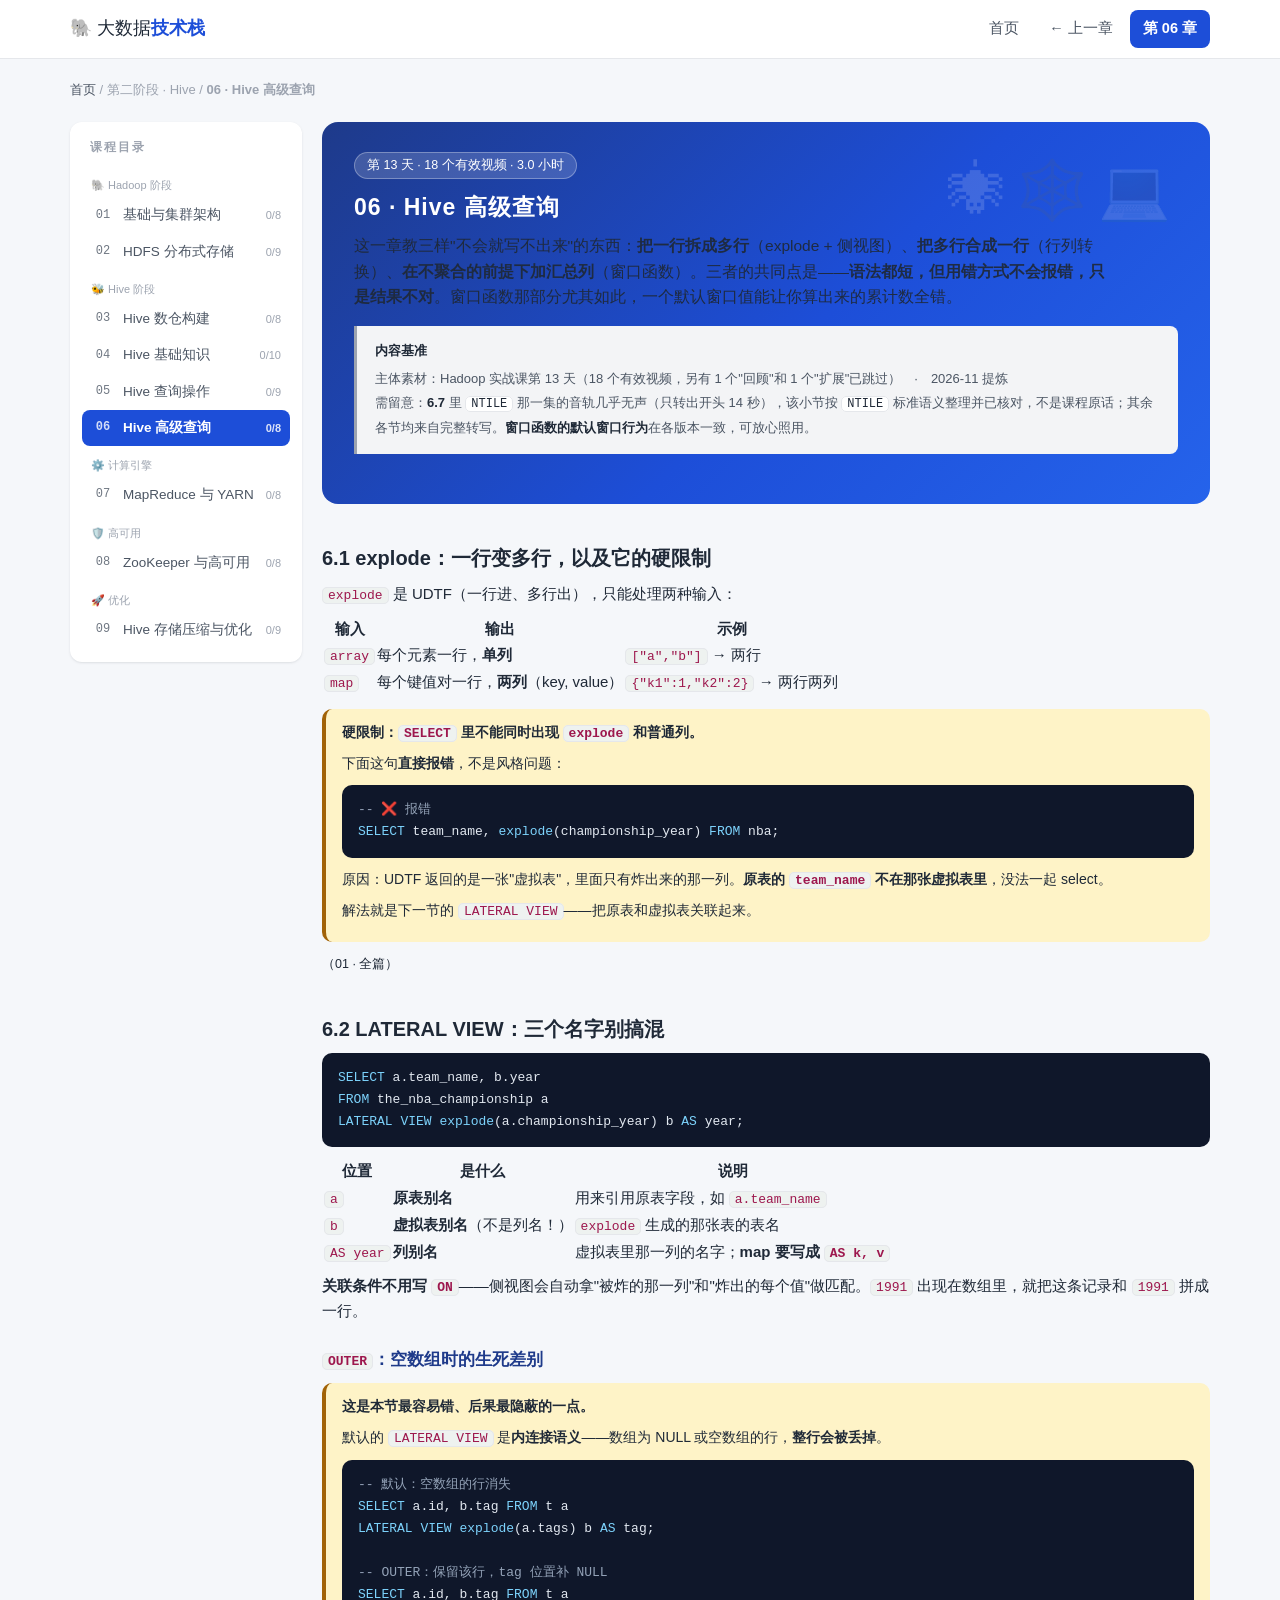
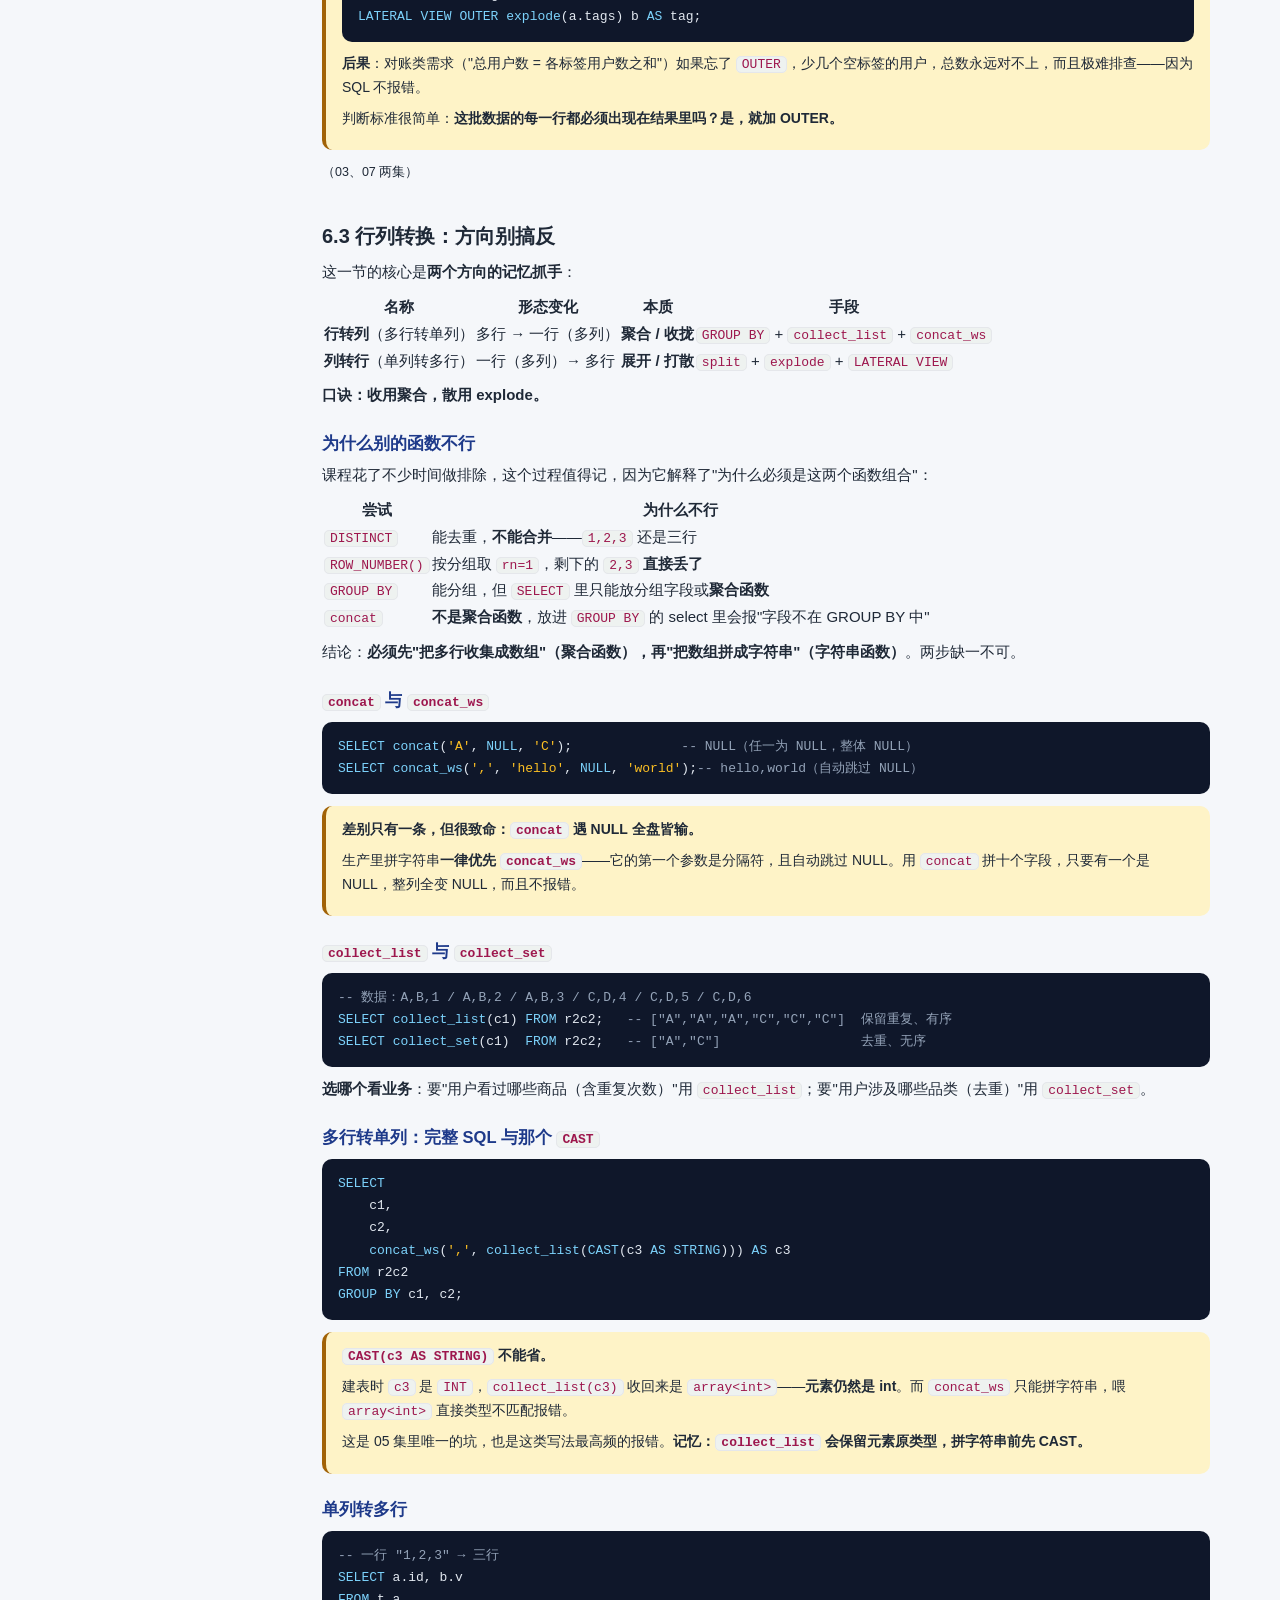
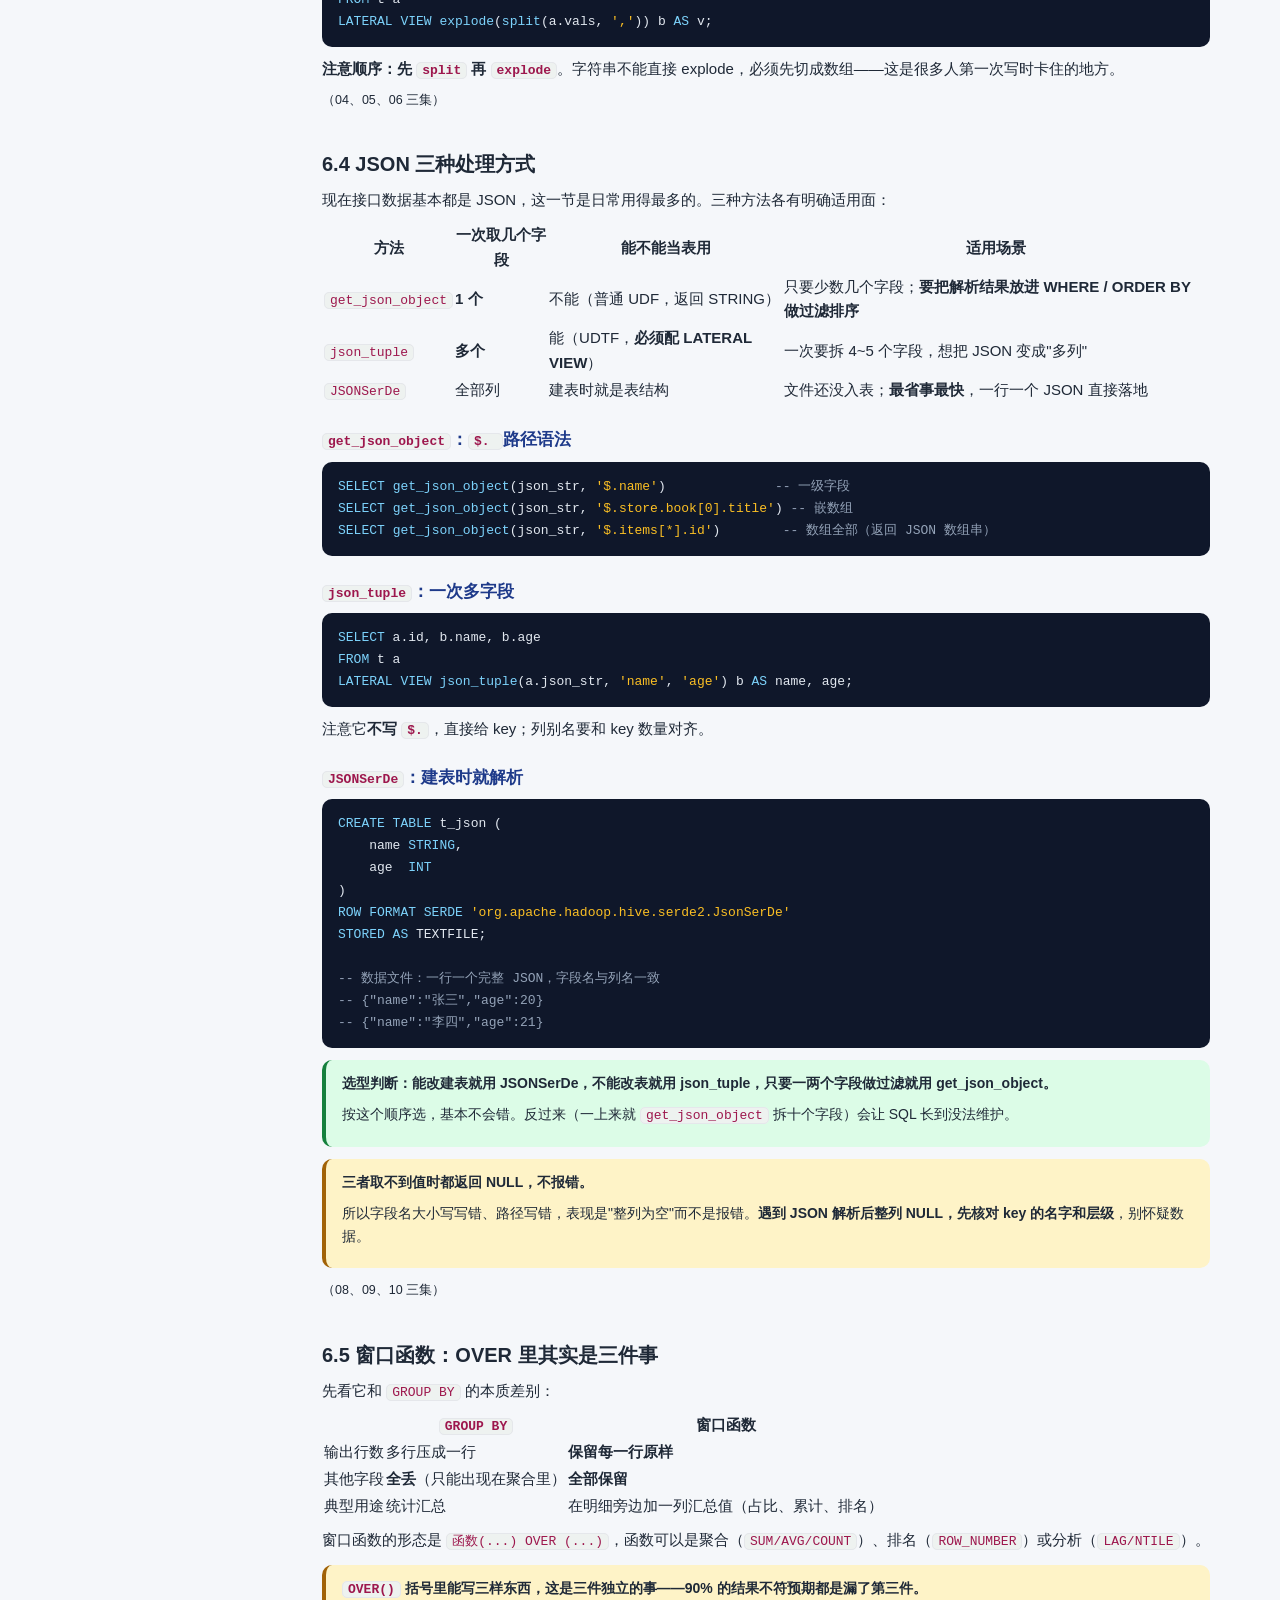
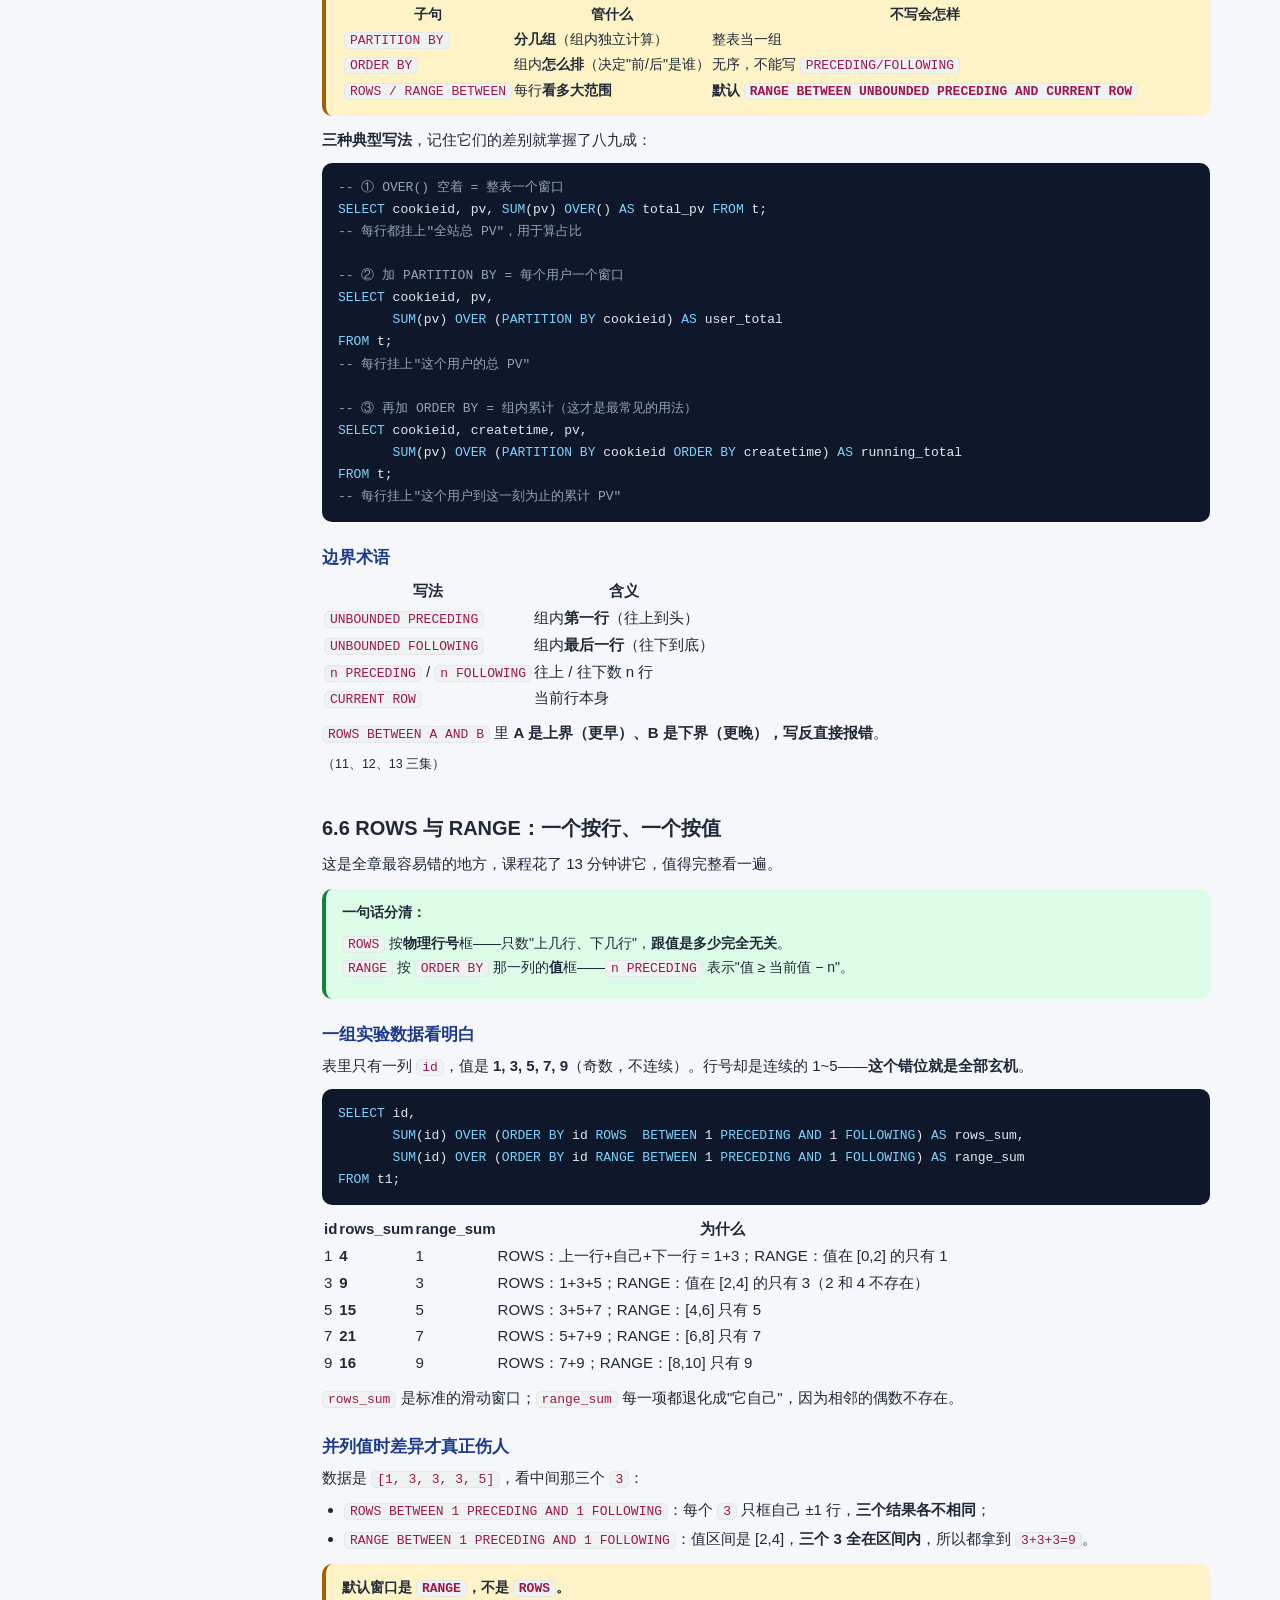
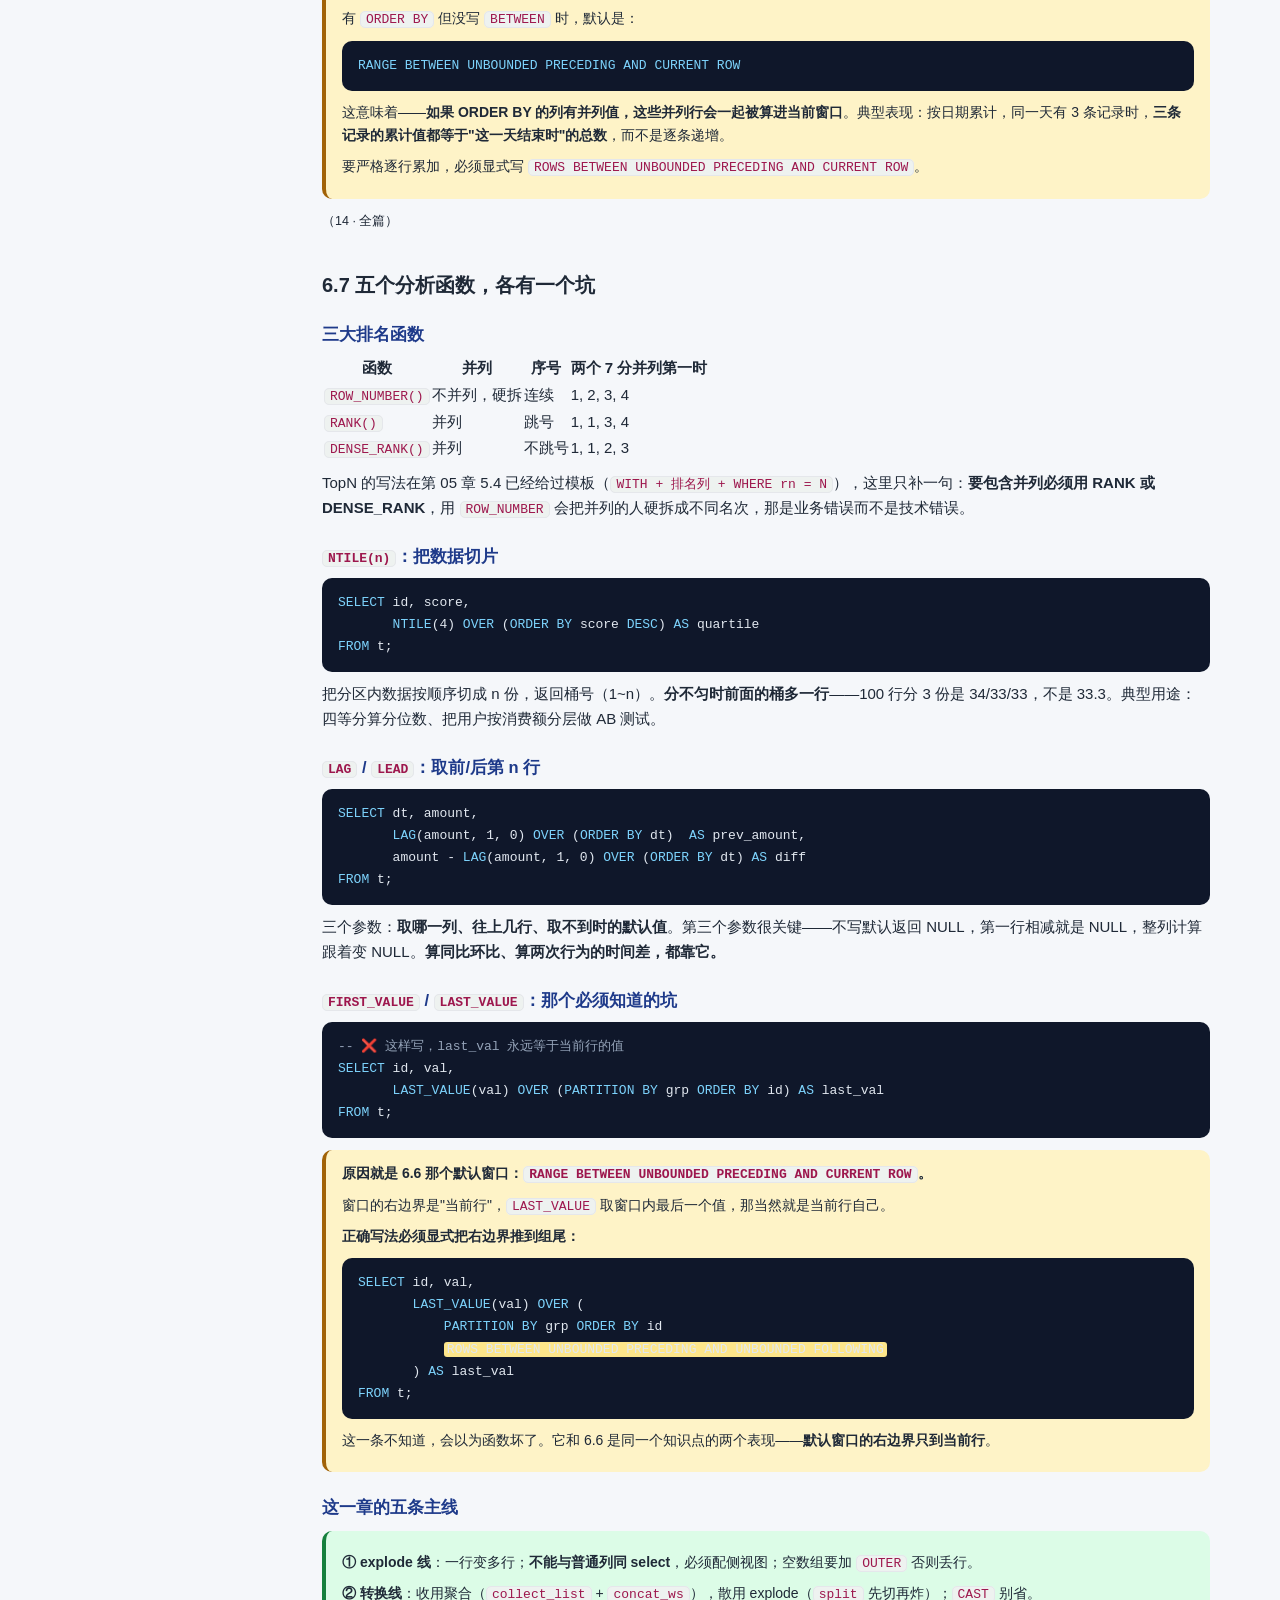
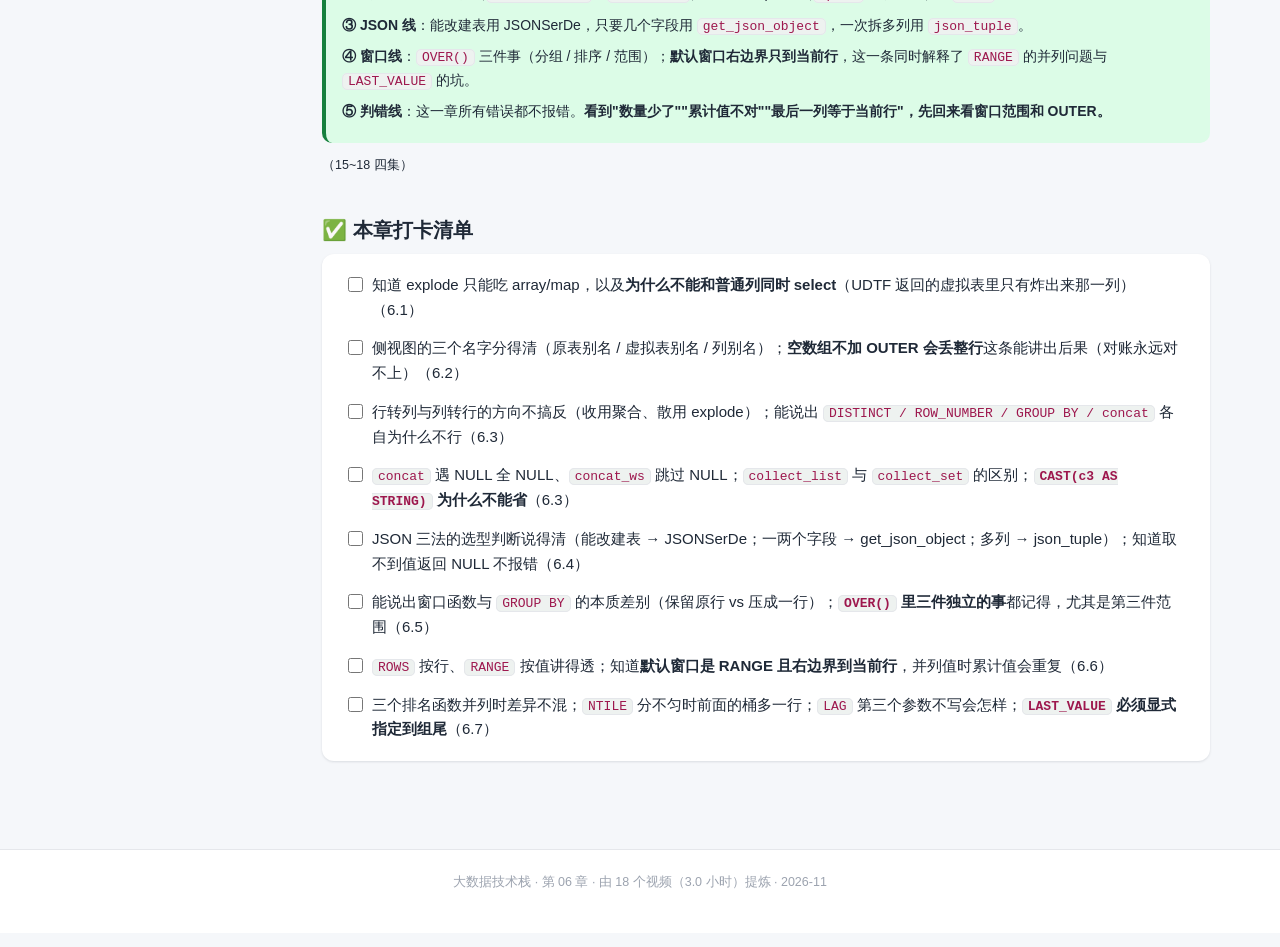
<file: ch06.html>
<!DOCTYPE html>
<html lang="zh-CN">
<head>
<meta charset="UTF-8">
<meta name="viewport" content="width=device-width, initial-scale=1.0">
<!-- ===== SECURITY-HARDENING 安全加固（勿删）：限制资源来源与外发，防点击劫持 ===== -->
<meta http-equiv="Content-Security-Policy" content="default-src 'self'; script-src 'self' 'unsafe-inline'; style-src 'self' 'unsafe-inline'; img-src 'self' data:; font-src 'self'; connect-src 'self'; media-src 'self'; object-src 'none'; base-uri 'none'; form-action 'none'; frame-src 'none'">
<meta name="referrer" content="strict-origin-when-cross-origin">
<script>
/* 防点击劫持：GitHub Pages 无法下发 X-Frame-Options，被第三方页面嵌套时自动跳出 */
(function () {
  if (window.top !== window.self) {
    try { window.top.location.href = window.self.location.href; }
    catch (e) { document.documentElement.innerHTML = ''; }
  }
})();
</script>
<!-- ===== SECURITY-HARDENING END ===== -->
<title>06 · Hive 高级查询 — 大数据技术栈</title>
<link rel="stylesheet" href="assets/style.css">
</head>
<body data-page="c06">

<header class="topbar">
  <div class="container topbar-inner">
    <a href="index.html" class="logo">🐘 大数据<b>技术栈</b></a>
    <nav class="nav">
      <a href="index.html" data-nav="home">首页</a>
      <a href="ch05.html" data-nav="c05">← 上一章</a>
      <a href="ch06.html" data-nav="c06" class="active">第 06 章</a>
    </nav>
  </div>
</header>

<main class="container app" style="padding-top:20px;padding-bottom:48px">
  <div class="crumb"><a href="index.html">首页</a> / 第二阶段 · Hive / <b>06 · Hive 高级查询</b></div>
  <div class="layout">

    <aside class="chapnav">
      <div class="cap">课程目录</div>
      <div class="grp">🐘 Hadoop 阶段</div>
      <a href="ch01.html" data-nav="c01"><span class="no">01</span>基础与集群架构 <span class="pg" data-chapter-progress="c01">0/8</span></a>
      <a href="ch02.html" data-nav="c02"><span class="no">02</span>HDFS 分布式存储 <span class="pg" data-chapter-progress="c02">0/9</span></a>
      <div class="grp">🐝 Hive 阶段</div>
      <a href="ch03.html" data-nav="c03"><span class="no">03</span>Hive 数仓构建 <span class="pg" data-chapter-progress="c03">0/8</span></a>
      <a href="ch04.html" data-nav="c04"><span class="no">04</span>Hive 基础知识 <span class="pg" data-chapter-progress="c04">0/10</span></a>
      <a href="ch05.html" data-nav="c05"><span class="no">05</span>Hive 查询操作 <span class="pg" data-chapter-progress="c05">0/9</span></a>
      <a href="ch06.html" data-nav="c06" class="active"><span class="no">06</span>Hive 高级查询 <span class="pg" data-chapter-progress="c06">0/8</span></a>
      <div class="grp">⚙️ 计算引擎</div>
      <a href="ch07.html" data-nav="c07"><span class="no">07</span>MapReduce 与 YARN <span class="pg" data-chapter-progress="c07">0/8</span></a>
      <div class="grp">🛡️ 高可用</div>
      <a href="ch08.html" data-nav="c08"><span class="no">08</span>ZooKeeper 与高可用 <span class="pg" data-chapter-progress="c08">0/8</span></a>
      <div class="grp">🚀 优化</div>
      <a href="ch09.html" data-nav="c09"><span class="no">09</span>Hive 存储压缩与优化 <span class="pg" data-chapter-progress="c09">0/9</span></a>
    </aside>

    <div class="appmain doc">

      <section class="hero compact">
        <span class="tag">第 13 天 · 18 个有效视频 · 3.0 小时</span>
        <h1>06 · Hive 高级查询</h1>
        <p class="sub">这一章教三样"不会就写不出来"的东西：<b>把一行拆成多行</b>（explode + 侧视图）、<b>把多行合成一行</b>（行列转换）、<b>在不聚合的前提下加汇总列</b>（窗口函数）。三者的共同点是——<b>语法都短，但用错方式不会报错，只是结果不对</b>。窗口函数那部分尤其如此，一个默认窗口值能让你算出来的累计数全错。</p>

        <div class="basis-note">
          <span class="bt">内容基准</span>
          <span class="bl">主体素材：Hadoop 实战课第 13 天（18 个有效视频，另有 1 个"回顾"和 1 个"扩展"已跳过）　·　2026-11 提炼</span>
          <span class="bl">需留意：<b>6.7</b> 里 <code class="inline">NTILE</code> 那一集的音轨几乎无声（只转出开头 14 秒），该小节按 <code class="inline">NTILE</code> 标准语义整理并已核对，不是课程原话；其余各节均来自完整转写。<b>窗口函数的默认窗口行为</b>在各版本一致，可放心照用。</span>
        </div>
      </section>

      <!-- ============ 6.1 ============ -->
      <h2>6.1 explode：一行变多行，以及它的硬限制</h2>

      <p><code class="inline">explode</code> 是 UDTF（一行进、多行出），只能处理两种输入：</p>

      <table>
        <thead><tr><th>输入</th><th>输出</th><th>示例</th></tr></thead>
        <tbody>
          <tr><td><code class="inline">array</code></td><td>每个元素一行，<b>单列</b></td><td><code class="inline">["a","b"]</code> → 两行</td></tr>
          <tr><td><code class="inline">map</code></td><td>每个键值对一行，<b>两列</b>（key, value）</td><td><code class="inline">{"k1":1,"k2":2}</code> → 两行两列</td></tr>
        </tbody>
      </table>

      <div class="callout warn"><b>硬限制：<code class="inline">SELECT</code> 里不能同时出现 <code class="inline">explode</code> 和普通列。</b>
        <p>下面这句<b>直接报错</b>，不是风格问题：</p>
<pre class="code"><span class="cm">-- ❌ 报错</span>
<span class="kw">SELECT</span> team_name, <span class="kw">explode</span>(championship_year) <span class="kw">FROM</span> nba;</pre>
        <p>原因：UDTF 返回的是一张"虚拟表"，里面只有炸出来的那一列。<b>原表的 <code class="inline">team_name</code> 不在那张虚拟表里</b>，没法一起 select。</p>
        <p>解法就是下一节的 <code class="inline">LATERAL VIEW</code>——把原表和虚拟表关联起来。</p>
      </div>

      <p class="muted small">（01 · 全篇）</p>

      <!-- ============ 6.2 ============ -->
      <h2>6.2 LATERAL VIEW：三个名字别搞混</h2>

<pre class="code"><span class="kw">SELECT</span> a.team_name, b.year
<span class="kw">FROM</span> the_nba_championship a
<span class="kw">LATERAL VIEW</span> <span class="kw">explode</span>(a.championship_year) b <span class="kw">AS</span> year;</pre>

      <table>
        <thead><tr><th>位置</th><th>是什么</th><th>说明</th></tr></thead>
        <tbody>
          <tr><td><code class="inline">a</code></td><td><b>原表别名</b></td><td>用来引用原表字段，如 <code class="inline">a.team_name</code></td></tr>
          <tr><td><code class="inline">b</code></td><td><b>虚拟表别名</b>（不是列名！）</td><td><code class="inline">explode</code> 生成的那张表的表名</td></tr>
          <tr><td><code class="inline">AS year</code></td><td><b>列别名</b></td><td>虚拟表里那一列的名字；<b>map 要写成 <code class="inline">AS k, v</code></b></td></tr>
        </tbody>
      </table>

      <p><b>关联条件不用写 <code class="inline">ON</code></b>——侧视图会自动拿"被炸的那一列"和"炸出的每个值"做匹配。<code class="inline">1991</code> 出现在数组里，就把这条记录和 <code class="inline">1991</code> 拼成一行。</p>

      <h3><code class="inline">OUTER</code>：空数组时的生死差别</h3>

      <div class="callout warn"><b>这是本节最容易错、后果最隐蔽的一点。</b>
        <p>默认的 <code class="inline">LATERAL VIEW</code> 是<b>内连接语义</b>——数组为 NULL 或空数组的行，<b>整行会被丢掉</b>。</p>
<pre class="code"><span class="cm">-- 默认：空数组的行消失</span>
<span class="kw">SELECT</span> a.id, b.tag <span class="kw">FROM</span> t a
<span class="kw">LATERAL VIEW</span> <span class="kw">explode</span>(a.tags) b <span class="kw">AS</span> tag;

<span class="cm">-- OUTER：保留该行，tag 位置补 NULL</span>
<span class="kw">SELECT</span> a.id, b.tag <span class="kw">FROM</span> t a
<span class="kw">LATERAL VIEW OUTER</span> <span class="kw">explode</span>(a.tags) b <span class="kw">AS</span> tag;</pre>
        <p><b>后果</b>：对账类需求（"总用户数 = 各标签用户数之和"）如果忘了 <code class="inline">OUTER</code>，少几个空标签的用户，总数永远对不上，而且极难排查——因为 SQL 不报错。</p>
        <p>判断标准很简单：<b>这批数据的每一行都必须出现在结果里吗？是，就加 OUTER。</b></p>
      </div>

      <p class="muted small">（03、07 两集）</p>

      <!-- ============ 6.3 ============ -->
      <h2>6.3 行列转换：方向别搞反</h2>

      <p>这一节的核心是<b>两个方向的记忆抓手</b>：</p>

      <table>
        <thead><tr><th>名称</th><th>形态变化</th><th>本质</th><th>手段</th></tr></thead>
        <tbody>
          <tr><td><b>行转列</b>（多行转单列）</td><td>多行 → 一行（多列）</td><td><b>聚合 / 收拢</b></td><td><code class="inline">GROUP BY</code> + <code class="inline">collect_list</code> + <code class="inline">concat_ws</code></td></tr>
          <tr><td><b>列转行</b>（单列转多行）</td><td>一行（多列）→ 多行</td><td><b>展开 / 打散</b></td><td><code class="inline">split</code> + <code class="inline">explode</code> + <code class="inline">LATERAL VIEW</code></td></tr>
        </tbody>
      </table>

      <p><b>口诀：收用聚合，散用 explode。</b></p>

      <h3>为什么别的函数不行</h3>

      <p>课程花了不少时间做排除，这个过程值得记，因为它解释了"为什么必须是这两个函数组合"：</p>

      <table>
        <thead><tr><th>尝试</th><th>为什么不行</th></tr></thead>
        <tbody>
          <tr><td><code class="inline">DISTINCT</code></td><td>能去重，<b>不能合并</b>——<code class="inline">1,2,3</code> 还是三行</td></tr>
          <tr><td><code class="inline">ROW_NUMBER()</code></td><td>按分组取 <code class="inline">rn=1</code>，剩下的 <code class="inline">2,3</code> <b>直接丢了</b></td></tr>
          <tr><td><code class="inline">GROUP BY</code></td><td>能分组，但 <code class="inline">SELECT</code> 里只能放分组字段或<b>聚合函数</b></td></tr>
          <tr><td><code class="inline">concat</code></td><td><b>不是聚合函数</b>，放进 <code class="inline">GROUP BY</code> 的 select 里会报"字段不在 GROUP BY 中"</td></tr>
        </tbody>
      </table>

      <p>结论：<b>必须先"把多行收集成数组"（聚合函数），再"把数组拼成字符串"（字符串函数）</b>。两步缺一不可。</p>

      <h3><code class="inline">concat</code> 与 <code class="inline">concat_ws</code></h3>

<pre class="code"><span class="kw">SELECT</span> <span class="kw">concat</span>(<span class="st">'A'</span>, <span class="kw">NULL</span>, <span class="st">'C'</span>);              <span class="cm">-- NULL（任一为 NULL，整体 NULL）</span>
<span class="kw">SELECT</span> <span class="kw">concat_ws</span>(<span class="st">','</span>, <span class="st">'hello'</span>, <span class="kw">NULL</span>, <span class="st">'world'</span>);<span class="cm">-- hello,world（自动跳过 NULL）</span></pre>

      <div class="callout warn"><b>差别只有一条，但很致命：<code class="inline">concat</code> 遇 NULL 全盘皆输。</b>
        <p>生产里拼字符串<b>一律优先 <code class="inline">concat_ws</code></b>——它的第一个参数是分隔符，且自动跳过 NULL。用 <code class="inline">concat</code> 拼十个字段，只要有一个是 NULL，整列全变 NULL，而且不报错。</p>
      </div>

      <h3><code class="inline">collect_list</code> 与 <code class="inline">collect_set</code></h3>

<pre class="code"><span class="cm">-- 数据：A,B,1 / A,B,2 / A,B,3 / C,D,4 / C,D,5 / C,D,6</span>
<span class="kw">SELECT</span> <span class="kw">collect_list</span>(c1) <span class="kw">FROM</span> r2c2;   <span class="cm">-- ["A","A","A","C","C","C"]  保留重复、有序</span>
<span class="kw">SELECT</span> <span class="kw">collect_set</span>(c1)  <span class="kw">FROM</span> r2c2;   <span class="cm">-- ["A","C"]                  去重、无序</span></pre>

      <p><b>选哪个看业务</b>：要"用户看过哪些商品（含重复次数）"用 <code class="inline">collect_list</code>；要"用户涉及哪些品类（去重）"用 <code class="inline">collect_set</code>。</p>

      <h3>多行转单列：完整 SQL 与那个 <code class="inline">CAST</code></h3>

<pre class="code"><span class="kw">SELECT</span>
    c1,
    c2,
    <span class="kw">concat_ws</span>(<span class="st">','</span>, <span class="kw">collect_list</span>(<span class="kw">CAST</span>(c3 <span class="kw">AS</span> <span class="kw">STRING</span>))) <span class="kw">AS</span> c3
<span class="kw">FROM</span> r2c2
<span class="kw">GROUP</span> <span class="kw">BY</span> c1, c2;</pre>

      <div class="callout warn"><b><code class="inline">CAST(c3 AS STRING)</code> 不能省。</b>
        <p>建表时 <code class="inline">c3</code> 是 <code class="inline">INT</code>，<code class="inline">collect_list(c3)</code> 收回来是 <code class="inline">array&lt;int&gt;</code>——<b>元素仍然是 int</b>。而 <code class="inline">concat_ws</code> 只能拼字符串，喂 <code class="inline">array&lt;int&gt;</code> 直接类型不匹配报错。</p>
        <p>这是 05 集里唯一的坑，也是这类写法最高频的报错。<b>记忆：<code class="inline">collect_list</code> 会保留元素原类型，拼字符串前先 CAST。</b></p>
      </div>

      <h3>单列转多行</h3>

<pre class="code"><span class="cm">-- 一行 "1,2,3" → 三行</span>
<span class="kw">SELECT</span> a.id, b.v
<span class="kw">FROM</span> t a
<span class="kw">LATERAL VIEW</span> <span class="kw">explode</span>(<span class="kw">split</span>(a.vals, <span class="st">','</span>)) b <span class="kw">AS</span> v;</pre>

      <p><b>注意顺序：先 <code class="inline">split</code> 再 <code class="inline">explode</code></b>。字符串不能直接 explode，必须先切成数组——这是很多人第一次写时卡住的地方。</p>

      <p class="muted small">（04、05、06 三集）</p>

      <!-- ============ 6.4 ============ -->
      <h2>6.4 JSON 三种处理方式</h2>

      <p>现在接口数据基本都是 JSON，这一节是日常用得最多的。三种方法各有明确适用面：</p>

      <table>
        <thead><tr><th>方法</th><th>一次取几个字段</th><th>能不能当表用</th><th>适用场景</th></tr></thead>
        <tbody>
          <tr><td><code class="inline">get_json_object</code></td><td><b>1 个</b></td><td>不能（普通 UDF，返回 STRING）</td><td>只要少数几个字段；<b>要把解析结果放进 WHERE / ORDER BY 做过滤排序</b></td></tr>
          <tr><td><code class="inline">json_tuple</code></td><td><b>多个</b></td><td>能（UDTF，<b>必须配 LATERAL VIEW</b>）</td><td>一次要拆 4~5 个字段，想把 JSON 变成"多列"</td></tr>
          <tr><td><code class="inline">JSONSerDe</code></td><td>全部列</td><td>建表时就是表结构</td><td>文件还没入表；<b>最省事最快</b>，一行一个 JSON 直接落地</td></tr>
        </tbody>
      </table>

      <h3><code class="inline">get_json_object</code>：<code class="inline">$. </code> 路径语法</h3>

<pre class="code"><span class="kw">SELECT</span> <span class="kw">get_json_object</span>(json_str, <span class="st">'$.name'</span>)              <span class="cm">-- 一级字段</span>
<span class="kw">SELECT</span> <span class="kw">get_json_object</span>(json_str, <span class="st">'$.store.book[0].title'</span>) <span class="cm">-- 嵌数组</span>
<span class="kw">SELECT</span> <span class="kw">get_json_object</span>(json_str, <span class="st">'$.items[*].id'</span>)        <span class="cm">-- 数组全部（返回 JSON 数组串）</span></pre>

      <h3><code class="inline">json_tuple</code>：一次多字段</h3>

<pre class="code"><span class="kw">SELECT</span> a.id, b.name, b.age
<span class="kw">FROM</span> t a
<span class="kw">LATERAL VIEW</span> <span class="kw">json_tuple</span>(a.json_str, <span class="st">'name'</span>, <span class="st">'age'</span>) b <span class="kw">AS</span> name, age;</pre>

      <p>注意它<b>不写 <code class="inline">$.</code></b>，直接给 key；列别名要和 key 数量对齐。</p>

      <h3><code class="inline">JSONSerDe</code>：建表时就解析</h3>

<pre class="code"><span class="kw">CREATE TABLE</span> t_json (
    name <span class="kw">STRING</span>,
    age  <span class="kw">INT</span>
)
<span class="kw">ROW FORMAT SERDE</span> <span class="st">'org.apache.hadoop.hive.serde2.JsonSerDe'</span>
<span class="kw">STORED AS</span> TEXTFILE;

<span class="cm">-- 数据文件：一行一个完整 JSON，字段名与列名一致</span>
<span class="cm">-- {"name":"张三","age":20}</span>
<span class="cm">-- {"name":"李四","age":21}</span></pre>

      <div class="callout ok"><b>选型判断：能改建表就用 JSONSerDe，不能改表就用 json_tuple，只要一两个字段做过滤就用 get_json_object。</b>
        <p>按这个顺序选，基本不会错。反过来（一上来就 <code class="inline">get_json_object</code> 拆十个字段）会让 SQL 长到没法维护。</p>
      </div>

      <div class="callout warn"><b>三者取不到值时都返回 NULL，不报错。</b>
        <p>所以字段名大小写写错、路径写错，表现是"整列为空"而不是报错。<b>遇到 JSON 解析后整列 NULL，先核对 key 的名字和层级</b>，别怀疑数据。</p>
      </div>

      <p class="muted small">（08、09、10 三集）</p>

      <!-- ============ 6.5 ============ -->
      <h2>6.5 窗口函数：OVER 里其实是三件事</h2>

      <p>先看它和 <code class="inline">GROUP BY</code> 的本质差别：</p>

      <table>
        <thead><tr><th></th><th><code class="inline">GROUP BY</code></th><th>窗口函数</th></tr></thead>
        <tbody>
          <tr><td>输出行数</td><td>多行压成一行</td><td><b>保留每一行原样</b></td></tr>
          <tr><td>其他字段</td><td><b>全丢</b>（只能出现在聚合里）</td><td><b>全部保留</b></td></tr>
          <tr><td>典型用途</td><td>统计汇总</td><td>在明细旁边加一列汇总值（占比、累计、排名）</td></tr>
        </tbody>
      </table>

      <p>窗口函数的形态是 <code class="inline">函数(...) OVER (...)</code>，函数可以是聚合（<code class="inline">SUM/AVG/COUNT</code>）、排名（<code class="inline">ROW_NUMBER</code>）或分析（<code class="inline">LAG/NTILE</code>）。</p>

      <div class="callout warn"><b><code class="inline">OVER()</code> 括号里能写三样东西，这是三件独立的事——90% 的结果不符预期都是漏了第三件。</b>
        <table>
          <thead><tr><th>子句</th><th>管什么</th><th>不写会怎样</th></tr></thead>
          <tbody>
            <tr><td><code class="inline">PARTITION BY</code></td><td><b>分几组</b>（组内独立计算）</td><td>整表当一组</td></tr>
            <tr><td><code class="inline">ORDER BY</code></td><td>组内<b>怎么排</b>（决定"前/后"是谁）</td><td>无序，不能写 <code class="inline">PRECEDING/FOLLOWING</code></td></tr>
            <tr><td><code class="inline">ROWS / RANGE BETWEEN</code></td><td>每行<b>看多大范围</b></td><td><b>默认 <code class="inline">RANGE BETWEEN UNBOUNDED PRECEDING AND CURRENT ROW</code></b></td></tr>
          </tbody>
        </table>
      </div>

      <p><b>三种典型写法</b>，记住它们的差别就掌握了八九成：</p>

<pre class="code"><span class="cm">-- ① OVER() 空着 = 整表一个窗口</span>
<span class="kw">SELECT</span> cookieid, pv, <span class="kw">SUM</span>(pv) <span class="kw">OVER</span>() <span class="kw">AS</span> total_pv <span class="kw">FROM</span> t;
<span class="cm">-- 每行都挂上"全站总 PV"，用于算占比</span>

<span class="cm">-- ② 加 PARTITION BY = 每个用户一个窗口</span>
<span class="kw">SELECT</span> cookieid, pv,
       <span class="kw">SUM</span>(pv) <span class="kw">OVER</span> (<span class="kw">PARTITION BY</span> cookieid) <span class="kw">AS</span> user_total
<span class="kw">FROM</span> t;
<span class="cm">-- 每行挂上"这个用户的总 PV"</span>

<span class="cm">-- ③ 再加 ORDER BY = 组内累计（这才是最常见的用法）</span>
<span class="kw">SELECT</span> cookieid, createtime, pv,
       <span class="kw">SUM</span>(pv) <span class="kw">OVER</span> (<span class="kw">PARTITION BY</span> cookieid <span class="kw">ORDER BY</span> createtime) <span class="kw">AS</span> running_total
<span class="kw">FROM</span> t;
<span class="cm">-- 每行挂上"这个用户到这一刻为止的累计 PV"</span></pre>

      <h3>边界术语</h3>

      <table>
        <thead><tr><th>写法</th><th>含义</th></tr></thead>
        <tbody>
          <tr><td><code class="inline">UNBOUNDED PRECEDING</code></td><td>组内<b>第一行</b>（往上到头）</td></tr>
          <tr><td><code class="inline">UNBOUNDED FOLLOWING</code></td><td>组内<b>最后一行</b>（往下到底）</td></tr>
          <tr><td><code class="inline">n PRECEDING</code> / <code class="inline">n FOLLOWING</code></td><td>往上 / 往下数 n 行</td></tr>
          <tr><td><code class="inline">CURRENT ROW</code></td><td>当前行本身</td></tr>
        </tbody>
      </table>

      <p><code class="inline">ROWS BETWEEN A AND B</code> 里 <b>A 是上界（更早）、B 是下界（更晚），写反直接报错</b>。</p>

      <p class="muted small">（11、12、13 三集）</p>

      <!-- ============ 6.6 ============ -->
      <h2>6.6 ROWS 与 RANGE：一个按行、一个按值</h2>

      <p>这是全章最容易错的地方，课程花了 13 分钟讲它，值得完整看一遍。</p>

      <div class="callout ok"><b>一句话分清：</b>
        <p><code class="inline">ROWS</code> 按<b>物理行号</b>框——只数"上几行、下几行"，<b>跟值是多少完全无关</b>。<br>
        <code class="inline">RANGE</code> 按 <code class="inline">ORDER BY</code> 那一列的<b>值</b>框——<code class="inline">n PRECEDING</code> 表示"值 ≥ 当前值 − n"。</p>
      </div>

      <h3>一组实验数据看明白</h3>

      <p>表里只有一列 <code class="inline">id</code>，值是 <b>1, 3, 5, 7, 9</b>（奇数，不连续）。行号却是连续的 1~5——<b>这个错位就是全部玄机</b>。</p>

<pre class="code"><span class="kw">SELECT</span> id,
       <span class="kw">SUM</span>(id) <span class="kw">OVER</span> (<span class="kw">ORDER BY</span> id <span class="kw">ROWS</span>  <span class="kw">BETWEEN</span> 1 <span class="kw">PRECEDING AND</span> 1 <span class="kw">FOLLOWING</span>) <span class="kw">AS</span> rows_sum,
       <span class="kw">SUM</span>(id) <span class="kw">OVER</span> (<span class="kw">ORDER BY</span> id <span class="kw">RANGE</span> <span class="kw">BETWEEN</span> 1 <span class="kw">PRECEDING AND</span> 1 <span class="kw">FOLLOWING</span>) <span class="kw">AS</span> range_sum
<span class="kw">FROM</span> t1;</pre>

      <table>
        <thead><tr><th>id</th><th>rows_sum</th><th>range_sum</th><th>为什么</th></tr></thead>
        <tbody>
          <tr><td>1</td><td><b>4</b></td><td>1</td><td>ROWS：上一行+自己+下一行 = 1+3；RANGE：值在 [0,2] 的只有 1</td></tr>
          <tr><td>3</td><td><b>9</b></td><td>3</td><td>ROWS：1+3+5；RANGE：值在 [2,4] 的只有 3（2 和 4 不存在）</td></tr>
          <tr><td>5</td><td><b>15</b></td><td>5</td><td>ROWS：3+5+7；RANGE：[4,6] 只有 5</td></tr>
          <tr><td>7</td><td><b>21</b></td><td>7</td><td>ROWS：5+7+9；RANGE：[6,8] 只有 7</td></tr>
          <tr><td>9</td><td><b>16</b></td><td>9</td><td>ROWS：7+9；RANGE：[8,10] 只有 9</td></tr>
        </tbody>
      </table>

      <p><code class="inline">rows_sum</code> 是标准的滑动窗口；<code class="inline">range_sum</code> 每一项都退化成"它自己"，因为相邻的偶数不存在。</p>

      <h3>并列值时差异才真正伤人</h3>

      <p>数据是 <code class="inline">[1, 3, 3, 3, 5]</code>，看中间那三个 <code class="inline">3</code>：</p>
      <ul>
        <li><code class="inline">ROWS BETWEEN 1 PRECEDING AND 1 FOLLOWING</code>：每个 <code class="inline">3</code> 只框自己 ±1 行，<b>三个结果各不相同</b>；</li>
        <li><code class="inline">RANGE BETWEEN 1 PRECEDING AND 1 FOLLOWING</code>：值区间是 [2,4]，<b>三个 3 全在区间内</b>，所以都拿到 <code class="inline">3+3+3=9</code>。</li>
      </ul>

      <div class="callout warn"><b>默认窗口是 <code class="inline">RANGE</code>，不是 <code class="inline">ROWS</code>。</b>
        <p>有 <code class="inline">ORDER BY</code> 但没写 <code class="inline">BETWEEN</code> 时，默认是：</p>
<pre class="code"><span class="kw">RANGE BETWEEN UNBOUNDED PRECEDING AND CURRENT ROW</span></pre>
        <p>这意味着——<b>如果 ORDER BY 的列有并列值，这些并列行会一起被算进当前窗口</b>。典型表现：按日期累计，同一天有 3 条记录时，<b>三条记录的累计值都等于"这一天结束时"的总数</b>，而不是逐条递增。</p>
        <p>要严格逐行累加，必须显式写 <code class="inline">ROWS BETWEEN UNBOUNDED PRECEDING AND CURRENT ROW</code>。</p>
      </div>

      <p class="muted small">（14 · 全篇）</p>

      <!-- ============ 6.7 ============ -->
      <h2>6.7 五个分析函数，各有一个坑</h2>

      <h3>三大排名函数</h3>

      <table>
        <thead><tr><th>函数</th><th>并列</th><th>序号</th><th>两个 7 分并列第一时</th></tr></thead>
        <tbody>
          <tr><td><code class="inline">ROW_NUMBER()</code></td><td>不并列，硬拆</td><td>连续</td><td>1, 2, 3, 4</td></tr>
          <tr><td><code class="inline">RANK()</code></td><td>并列</td><td>跳号</td><td>1, 1, 3, 4</td></tr>
          <tr><td><code class="inline">DENSE_RANK()</code></td><td>并列</td><td>不跳号</td><td>1, 1, 2, 3</td></tr>
        </tbody>
      </table>

      <p>TopN 的写法在第 05 章 5.4 已经给过模板（<code class="inline">WITH + 排名列 + WHERE rn = N</code>），这里只补一句：<b>要包含并列必须用 RANK 或 DENSE_RANK</b>，用 <code class="inline">ROW_NUMBER</code> 会把并列的人硬拆成不同名次，那是业务错误而不是技术错误。</p>

      <h3><code class="inline">NTILE(n)</code>：把数据切片</h3>

<pre class="code"><span class="kw">SELECT</span> id, score,
       <span class="kw">NTILE</span>(4) <span class="kw">OVER</span> (<span class="kw">ORDER BY</span> score <span class="kw">DESC</span>) <span class="kw">AS</span> quartile
<span class="kw">FROM</span> t;</pre>

      <p>把分区内数据按顺序切成 n 份，返回桶号（1~n）。<b>分不匀时前面的桶多一行</b>——100 行分 3 份是 34/33/33，不是 33.3。典型用途：四等分算分位数、把用户按消费额分层做 AB 测试。</p>

      <h3><code class="inline">LAG</code> / <code class="inline">LEAD</code>：取前/后第 n 行</h3>

<pre class="code"><span class="kw">SELECT</span> dt, amount,
       <span class="kw">LAG</span>(amount, 1, 0) <span class="kw">OVER</span> (<span class="kw">ORDER BY</span> dt)  <span class="kw">AS</span> prev_amount,
       amount - <span class="kw">LAG</span>(amount, 1, 0) <span class="kw">OVER</span> (<span class="kw">ORDER BY</span> dt) <span class="kw">AS</span> diff
<span class="kw">FROM</span> t;</pre>

      <p>三个参数：<b>取哪一列、往上几行、取不到时的默认值</b>。第三个参数很关键——不写默认返回 NULL，第一行相减就是 NULL，整列计算跟着变 NULL。<b>算同比环比、算两次行为的时间差，都靠它。</b></p>

      <h3><code class="inline">FIRST_VALUE</code> / <code class="inline">LAST_VALUE</code>：那个必须知道的坑</h3>

<pre class="code"><span class="cm">-- ❌ 这样写，last_val 永远等于当前行的值</span>
<span class="kw">SELECT</span> id, val,
       <span class="kw">LAST_VALUE</span>(val) <span class="kw">OVER</span> (<span class="kw">PARTITION BY</span> grp <span class="kw">ORDER BY</span> id) <span class="kw">AS</span> last_val
<span class="kw">FROM</span> t;</pre>

      <div class="callout warn"><b>原因就是 6.6 那个默认窗口：<code class="inline">RANGE BETWEEN UNBOUNDED PRECEDING AND CURRENT ROW</code>。</b>
        <p>窗口的右边界是"当前行"，<code class="inline">LAST_VALUE</code> 取窗口内最后一个值，那当然就是当前行自己。</p>
        <p><b>正确写法必须显式把右边界推到组尾：</b></p>
<pre class="code"><span class="kw">SELECT</span> id, val,
       <span class="kw">LAST_VALUE</span>(val) <span class="kw">OVER</span> (
           <span class="kw">PARTITION BY</span> grp <span class="kw">ORDER BY</span> id
           <span class="hl">ROWS BETWEEN UNBOUNDED PRECEDING AND UNBOUNDED FOLLOWING</span>
       ) <span class="kw">AS</span> last_val
<span class="kw">FROM</span> t;</pre>
        <p>这一条不知道，会以为函数坏了。它和 6.6 是同一个知识点的两个表现——<b>默认窗口的右边界只到当前行</b>。</p>
      </div>

      <h3>这一章的五条主线</h3>

      <div class="callout ok">
        <p><b>① explode 线</b>：一行变多行；<b>不能与普通列同 select</b>，必须配侧视图；空数组要加 <code class="inline">OUTER</code> 否则丢行。</p>
        <p><b>② 转换线</b>：收用聚合（<code class="inline">collect_list</code> + <code class="inline">concat_ws</code>），散用 explode（<code class="inline">split</code> 先切再炸）；<code class="inline">CAST</code> 别省。</p>
        <p><b>③ JSON 线</b>：能改建表用 JSONSerDe，只要几个字段用 <code class="inline">get_json_object</code>，一次拆多列用 <code class="inline">json_tuple</code>。</p>
        <p><b>④ 窗口线</b>：<code class="inline">OVER()</code> 三件事（分组 / 排序 / 范围）；<b>默认窗口右边界只到当前行</b>，这一条同时解释了 <code class="inline">RANGE</code> 的并列问题与 <code class="inline">LAST_VALUE</code> 的坑。</p>
        <p><b>⑤ 判错线</b>：这一章所有错误都不报错。<b>看到"数量少了""累计值不对""最后一列等于当前行"，先回来看窗口范围和 OUTER。</b></p>
      </div>

      <p class="muted small">（15~18 四集）</p>

      <!-- ============ 打卡 ============ -->
      <h2>✅ 本章打卡清单</h2>
      <div class="checklist-card check">
        <label><input type="checkbox" id="c06-1" data-persist><span>知道 explode 只能吃 array/map，以及<b>为什么不能和普通列同时 select</b>（UDTF 返回的虚拟表里只有炸出来那一列）（6.1）</span></label>
        <label><input type="checkbox" id="c06-2" data-persist><span>侧视图的三个名字分得清（原表别名 / 虚拟表别名 / 列别名）；<b>空数组不加 OUTER 会丢整行</b>这条能讲出后果（对账永远对不上）（6.2）</span></label>
        <label><input type="checkbox" id="c06-3" data-persist><span>行转列与列转行的方向不搞反（收用聚合、散用 explode）；能说出 <code class="inline">DISTINCT / ROW_NUMBER / GROUP BY / concat</code> 各自为什么不行（6.3）</span></label>
        <label><input type="checkbox" id="c06-4" data-persist><span><code class="inline">concat</code> 遇 NULL 全 NULL、<code class="inline">concat_ws</code> 跳过 NULL；<code class="inline">collect_list</code> 与 <code class="inline">collect_set</code> 的区别；<b><code class="inline">CAST(c3 AS STRING)</code> 为什么不能省</b>（6.3）</span></label>
        <label><input type="checkbox" id="c06-5" data-persist><span>JSON 三法的选型判断说得清（能改建表 → JSONSerDe；一两个字段 → get_json_object；多列 → json_tuple）；知道取不到值返回 NULL 不报错（6.4）</span></label>
        <label><input type="checkbox" id="c06-6" data-persist><span>能说出窗口函数与 <code class="inline">GROUP BY</code> 的本质差别（保留原行 vs 压成一行）；<b><code class="inline">OVER()</code> 里三件独立的事</b>都记得，尤其是第三件范围（6.5）</span></label>
        <label><input type="checkbox" id="c06-7" data-persist><span><code class="inline">ROWS</code> 按行、<code class="inline">RANGE</code> 按值讲得透；知道<b>默认窗口是 RANGE 且右边界到当前行</b>，并列值时累计值会重复（6.6）</span></label>
        <label><input type="checkbox" id="c06-8" data-persist><span>三个排名函数并列时差异不混；<code class="inline">NTILE</code> 分不匀时前面的桶多一行；<code class="inline">LAG</code> 第三个参数不写会怎样；<b><code class="inline">LAST_VALUE</code> 必须显式指定到组尾</b>（6.7）</span></label>
      </div>

    </div>
  </div>
</main>

<footer class="footer">
  <div class="container">
    <p class="muted small">大数据技术栈 · 第 06 章 · 由 18 个视频（3.0 小时）提炼 · 2026-11</p>
  </div>
</footer>

<script src="assets/app.js"></script>
</body>
</html>
</file>
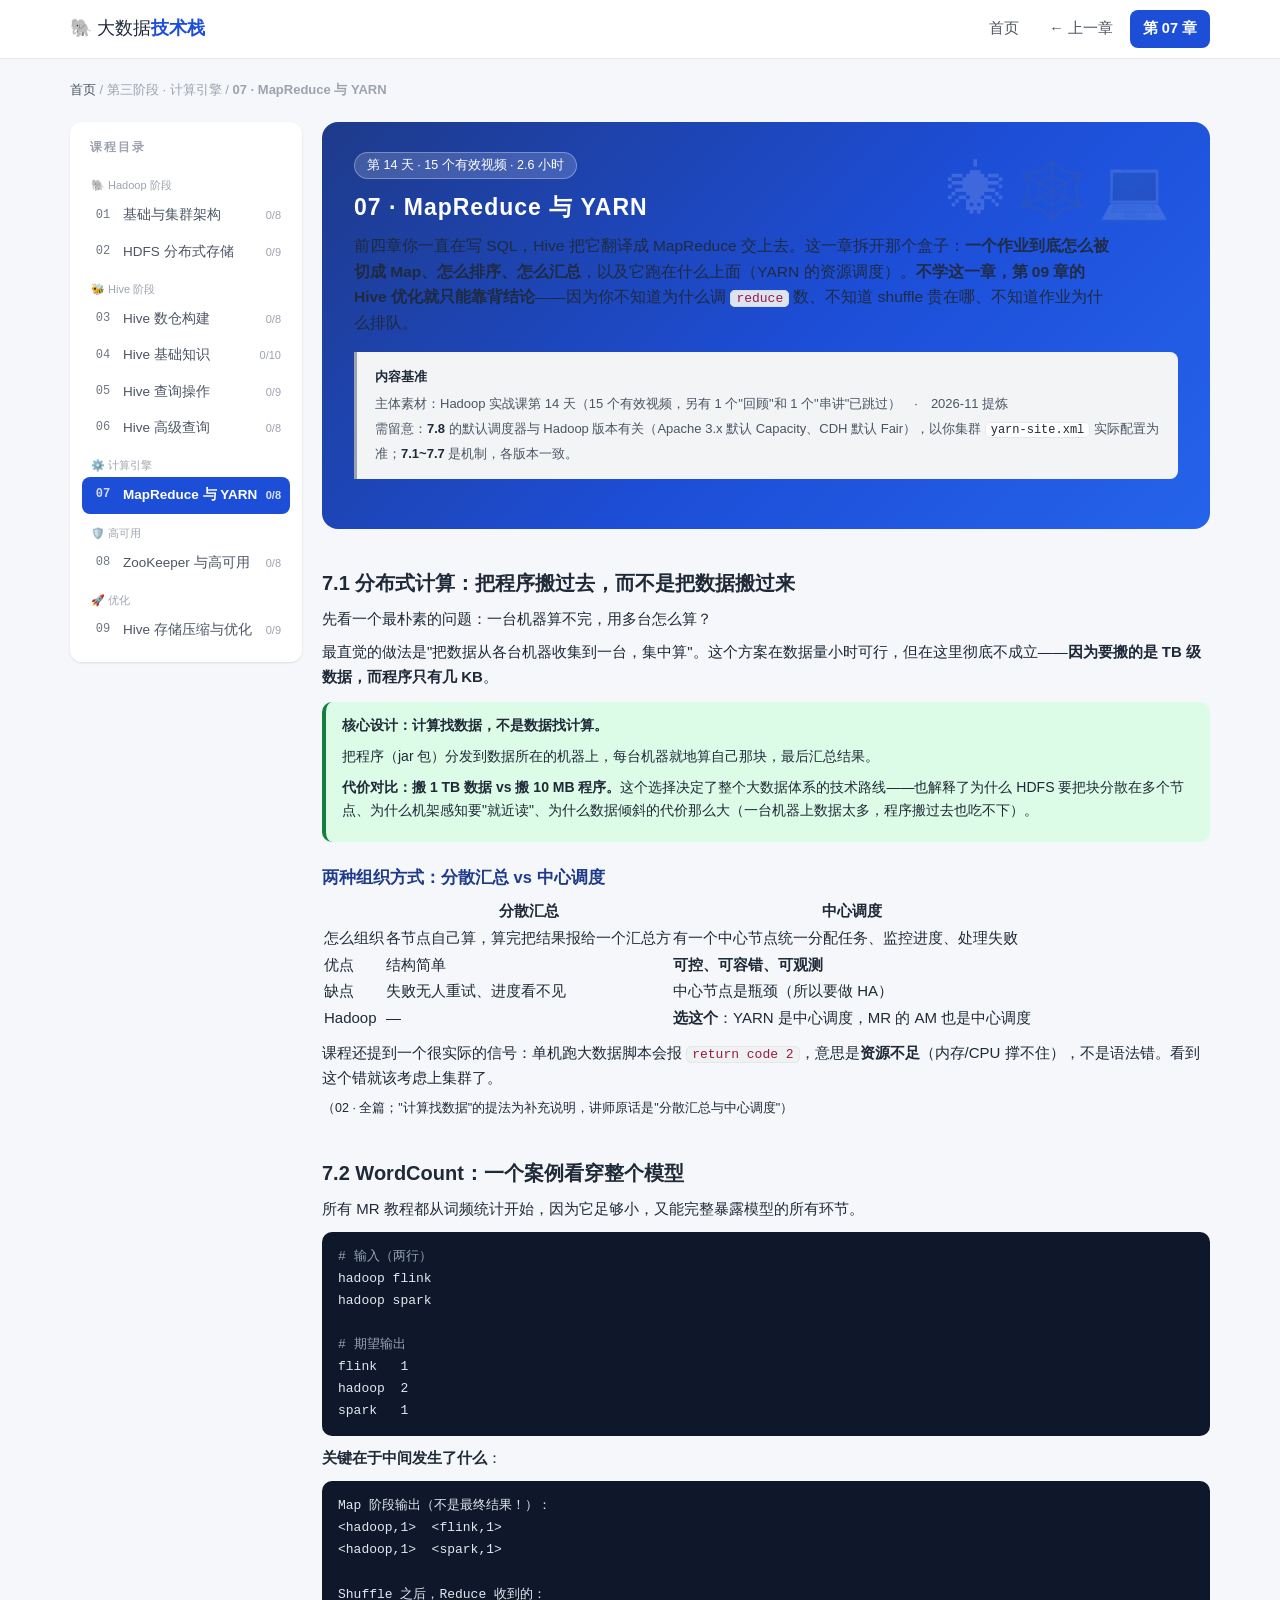
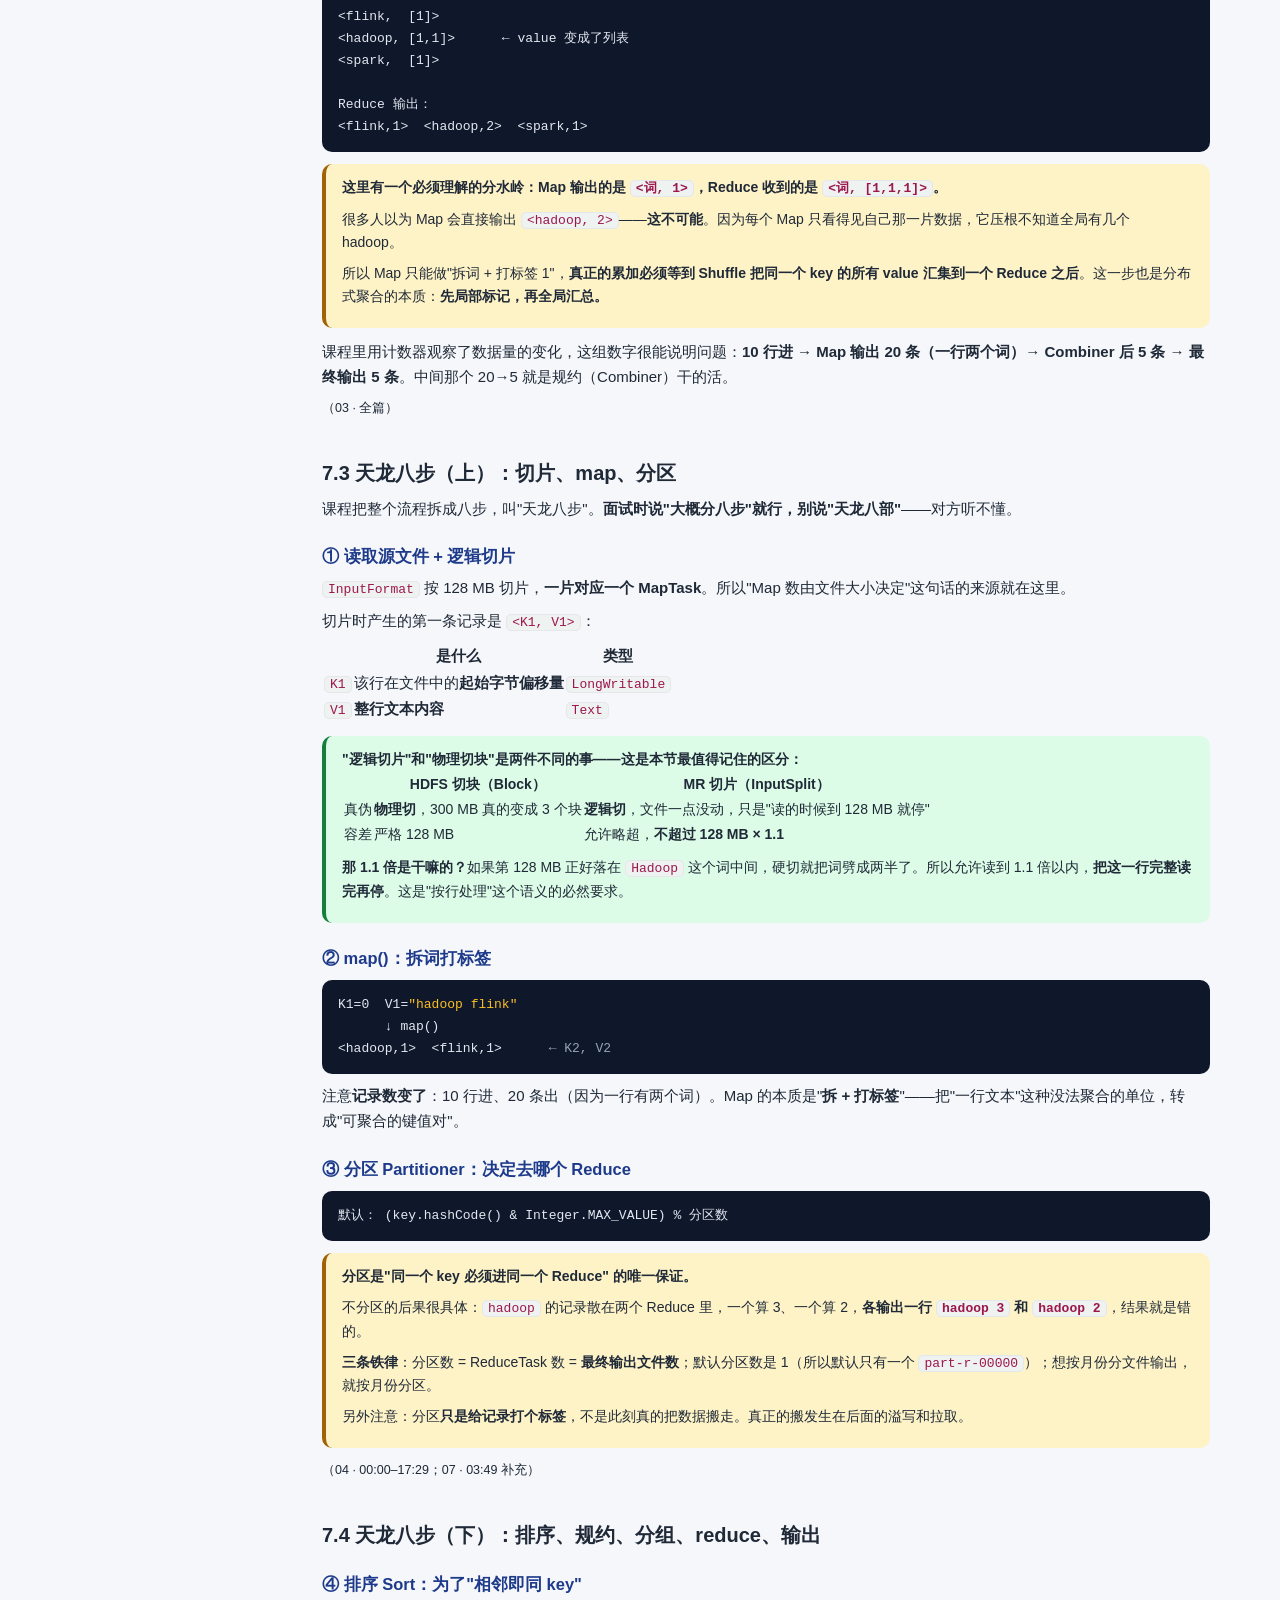
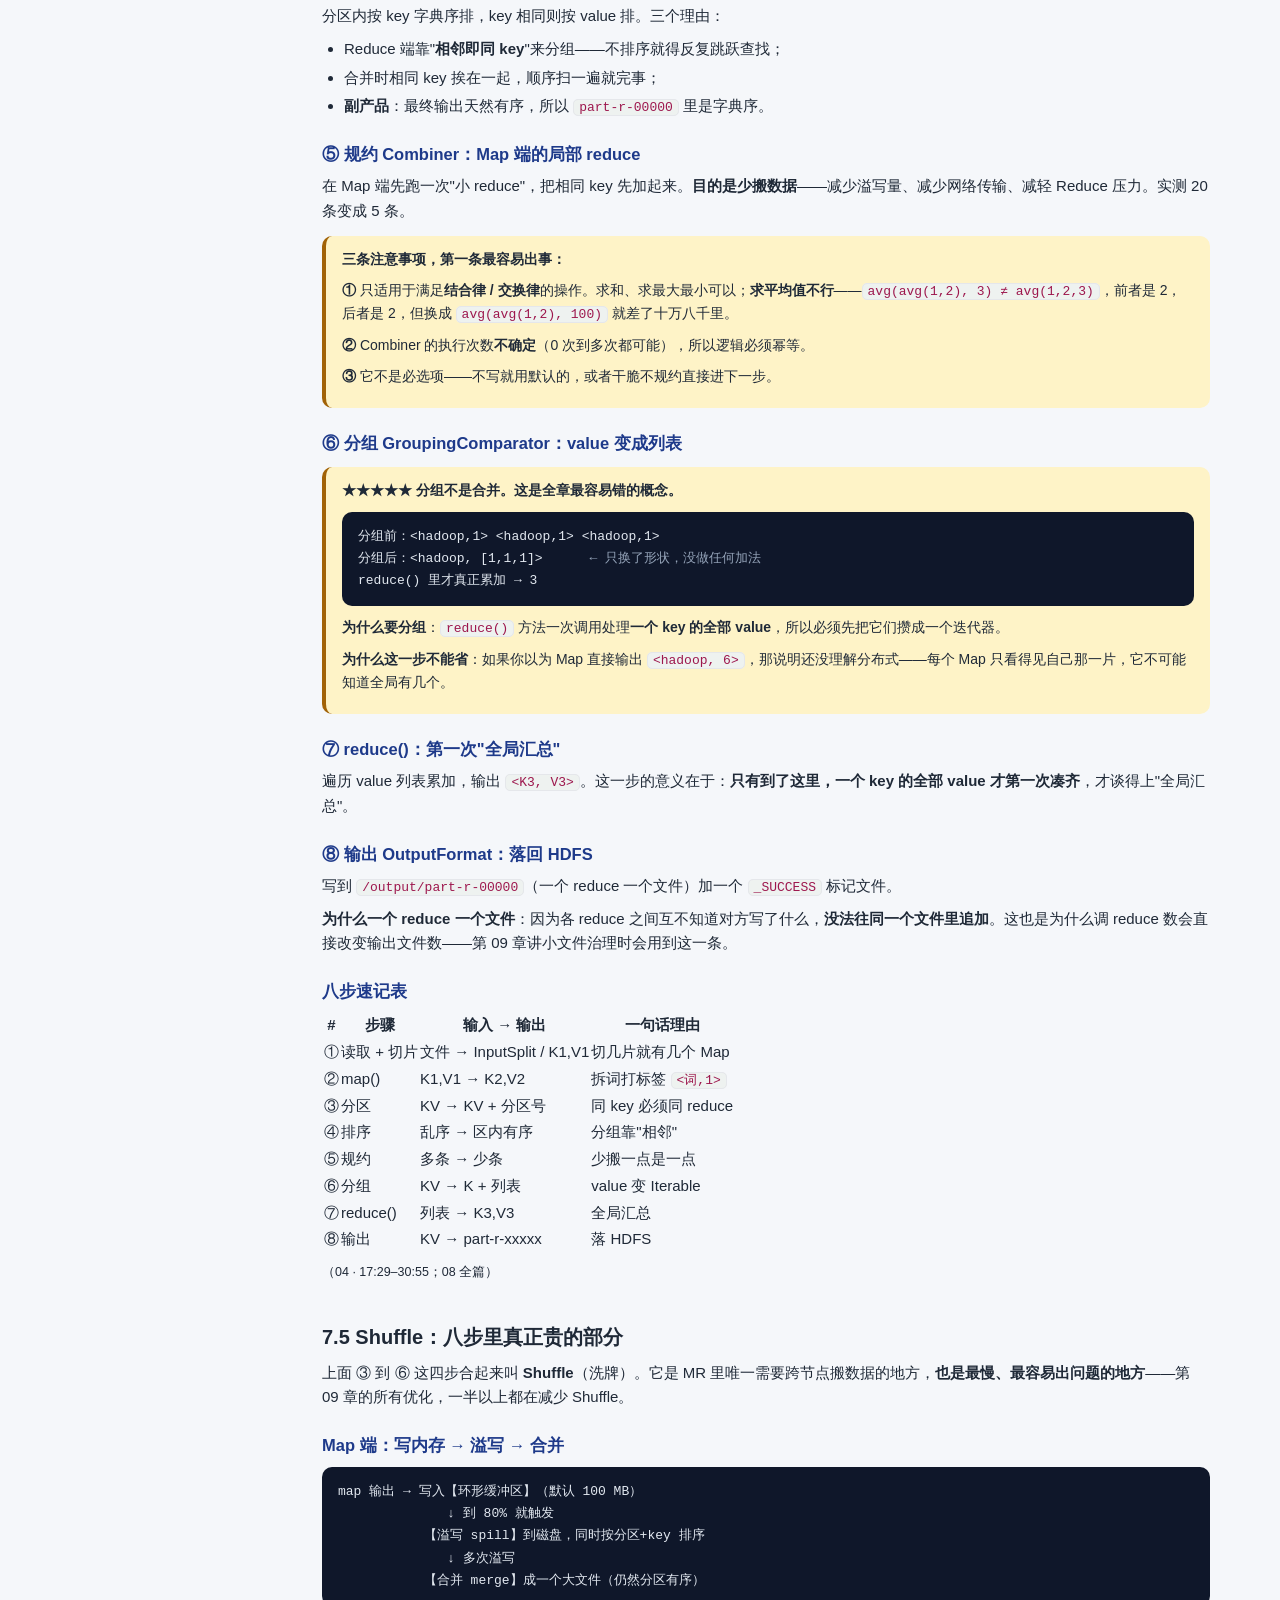
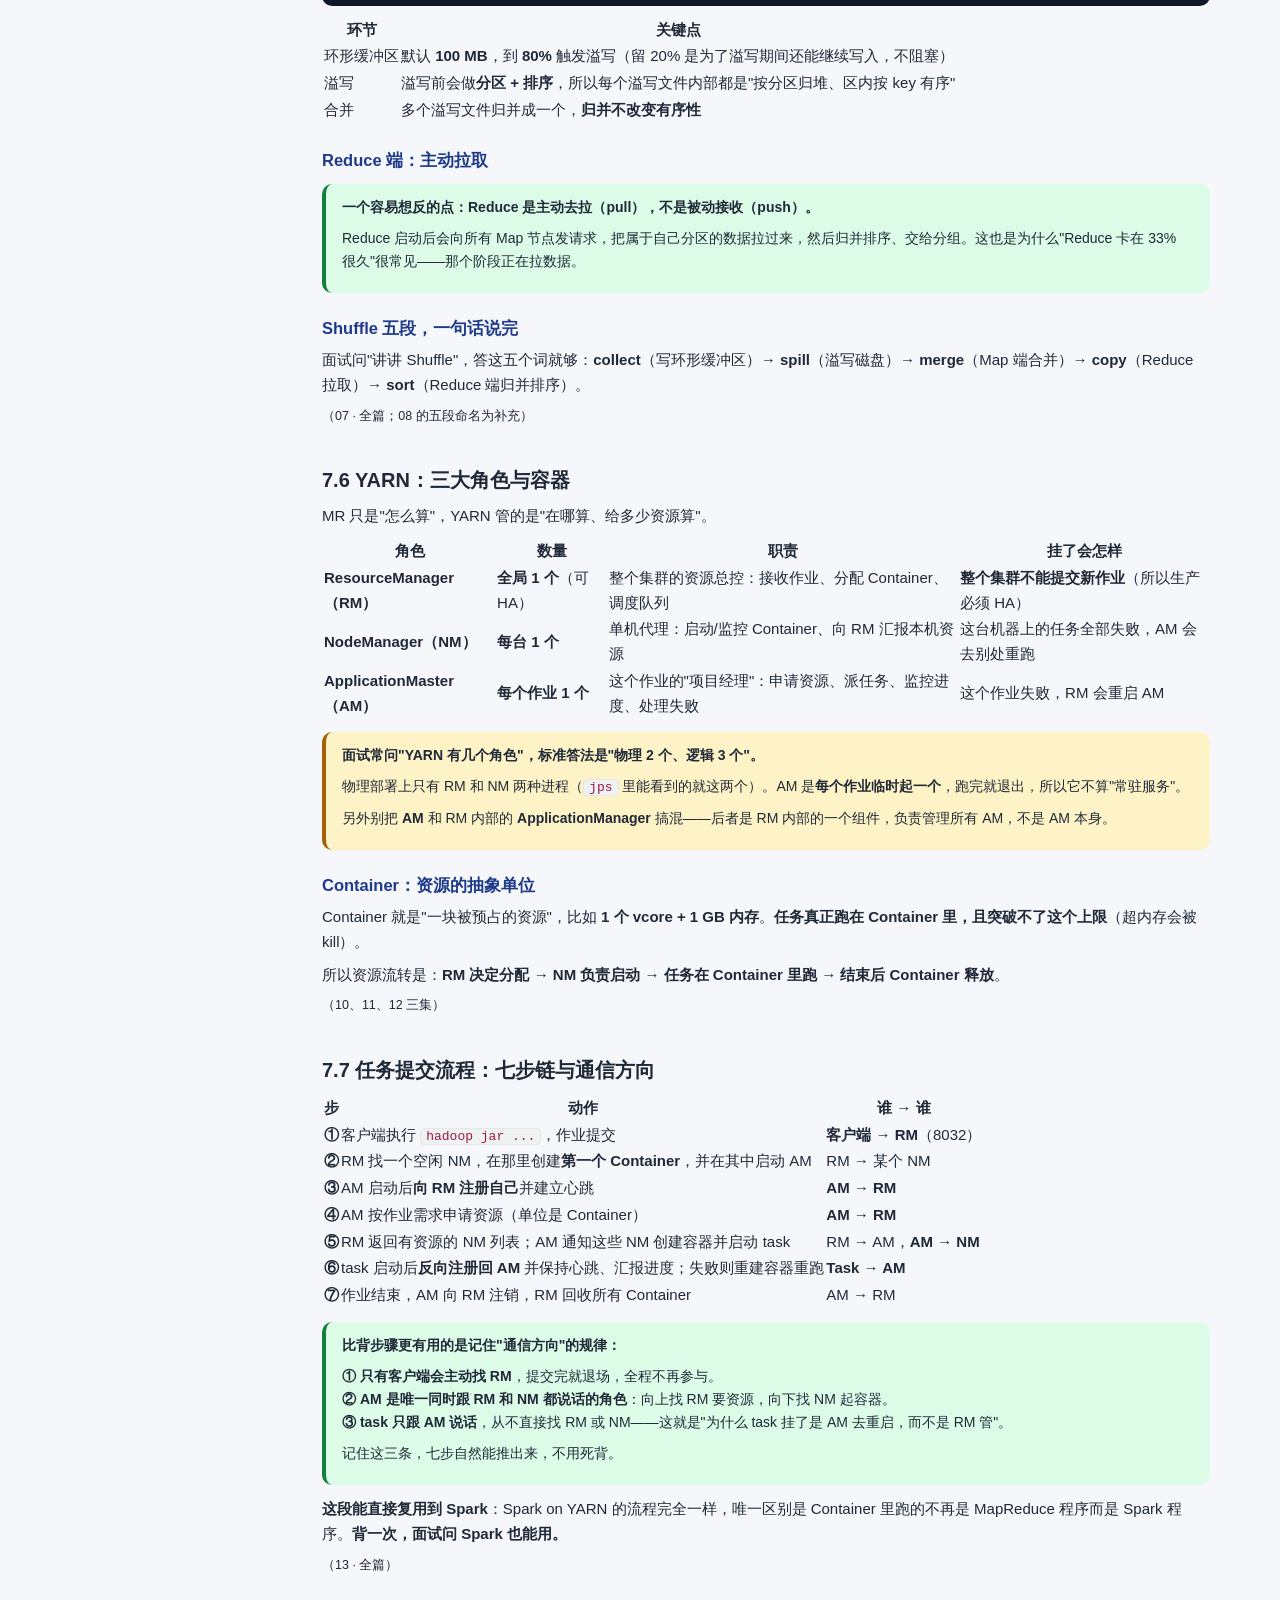
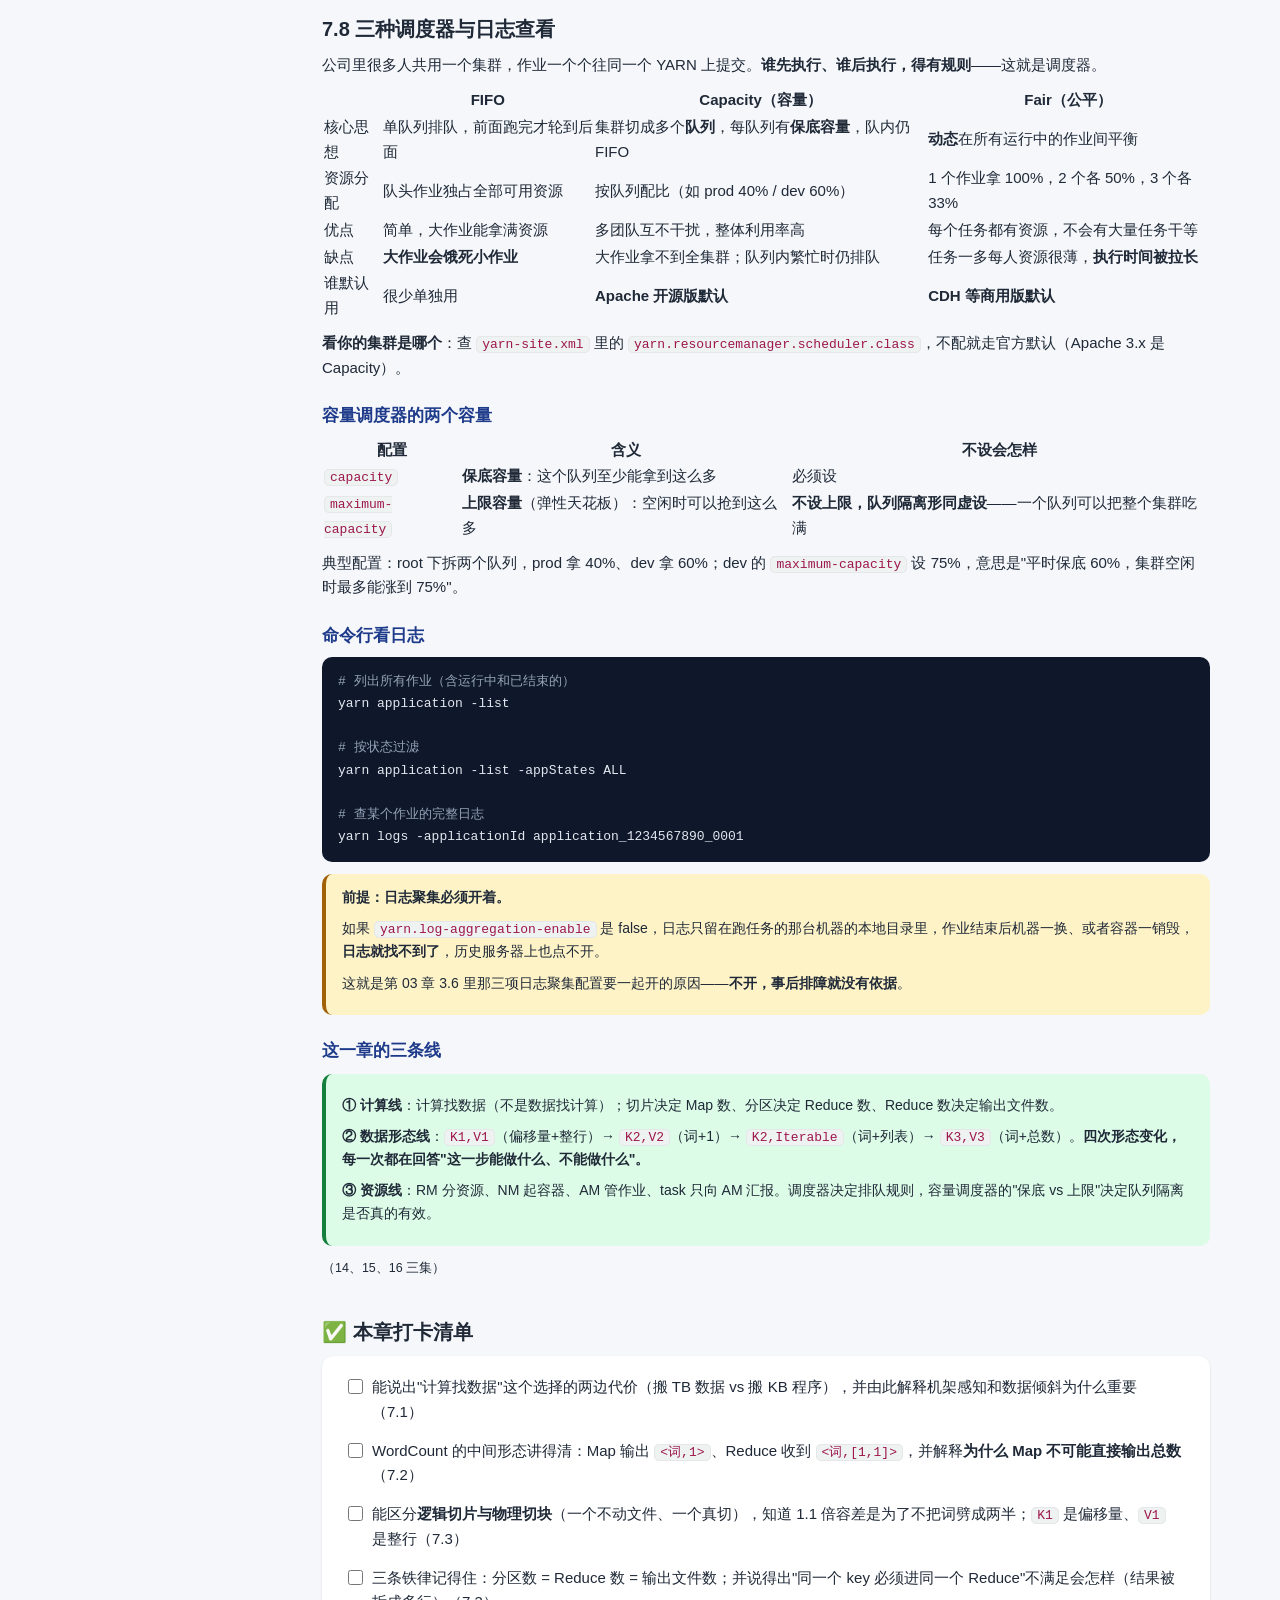
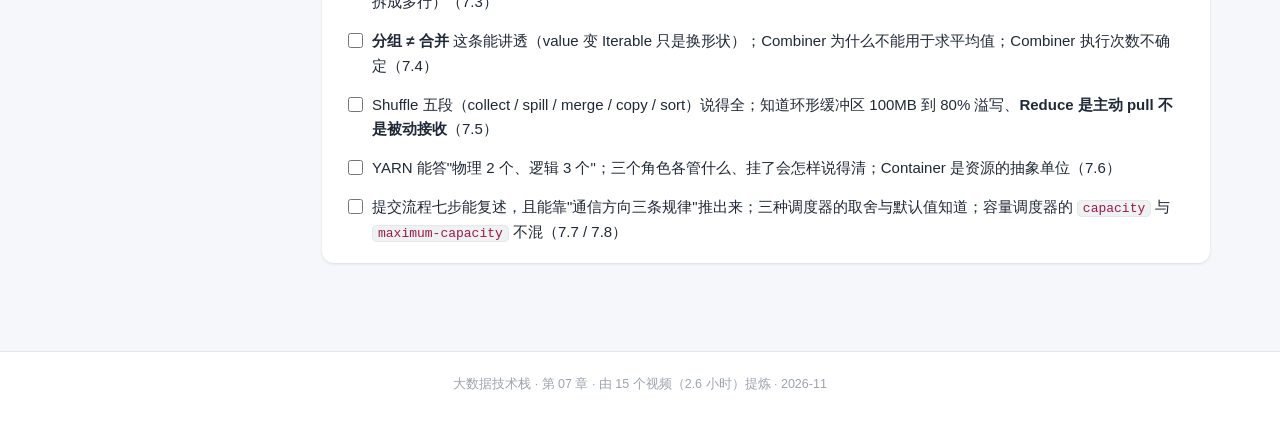
<file: ch07.html>
<!DOCTYPE html>
<html lang="zh-CN">
<head>
<meta charset="UTF-8">
<meta name="viewport" content="width=device-width, initial-scale=1.0">
<!-- ===== SECURITY-HARDENING 安全加固（勿删）：限制资源来源与外发，防点击劫持 ===== -->
<meta http-equiv="Content-Security-Policy" content="default-src 'self'; script-src 'self' 'unsafe-inline'; style-src 'self' 'unsafe-inline'; img-src 'self' data:; font-src 'self'; connect-src 'self'; media-src 'self'; object-src 'none'; base-uri 'none'; form-action 'none'; frame-src 'none'">
<meta name="referrer" content="strict-origin-when-cross-origin">
<script>
/* 防点击劫持：GitHub Pages 无法下发 X-Frame-Options，被第三方页面嵌套时自动跳出 */
(function () {
  if (window.top !== window.self) {
    try { window.top.location.href = window.self.location.href; }
    catch (e) { document.documentElement.innerHTML = ''; }
  }
})();
</script>
<!-- ===== SECURITY-HARDENING END ===== -->
<title>07 · MapReduce 与 YARN — 大数据技术栈</title>
<link rel="stylesheet" href="assets/style.css">
</head>
<body data-page="c07">

<header class="topbar">
  <div class="container topbar-inner">
    <a href="index.html" class="logo">🐘 大数据<b>技术栈</b></a>
    <nav class="nav">
      <a href="index.html" data-nav="home">首页</a>
      <a href="ch06.html" data-nav="c06">← 上一章</a>
      <a href="ch07.html" data-nav="c07" class="active">第 07 章</a>
    </nav>
  </div>
</header>

<main class="container app" style="padding-top:20px;padding-bottom:48px">
  <div class="crumb"><a href="index.html">首页</a> / 第三阶段 · 计算引擎 / <b>07 · MapReduce 与 YARN</b></div>
  <div class="layout">

    <aside class="chapnav">
      <div class="cap">课程目录</div>
      <div class="grp">🐘 Hadoop 阶段</div>
      <a href="ch01.html" data-nav="c01"><span class="no">01</span>基础与集群架构 <span class="pg" data-chapter-progress="c01">0/8</span></a>
      <a href="ch02.html" data-nav="c02"><span class="no">02</span>HDFS 分布式存储 <span class="pg" data-chapter-progress="c02">0/9</span></a>
      <div class="grp">🐝 Hive 阶段</div>
      <a href="ch03.html" data-nav="c03"><span class="no">03</span>Hive 数仓构建 <span class="pg" data-chapter-progress="c03">0/8</span></a>
      <a href="ch04.html" data-nav="c04"><span class="no">04</span>Hive 基础知识 <span class="pg" data-chapter-progress="c04">0/10</span></a>
      <a href="ch05.html" data-nav="c05"><span class="no">05</span>Hive 查询操作 <span class="pg" data-chapter-progress="c05">0/9</span></a>
      <a href="ch06.html" data-nav="c06"><span class="no">06</span>Hive 高级查询 <span class="pg" data-chapter-progress="c06">0/8</span></a>
      <div class="grp">⚙️ 计算引擎</div>
      <a href="ch07.html" data-nav="c07" class="active"><span class="no">07</span>MapReduce 与 YARN <span class="pg" data-chapter-progress="c07">0/8</span></a>
      <div class="grp">🛡️ 高可用</div>
      <a href="ch08.html" data-nav="c08"><span class="no">08</span>ZooKeeper 与高可用 <span class="pg" data-chapter-progress="c08">0/8</span></a>
      <div class="grp">🚀 优化</div>
      <a href="ch09.html" data-nav="c09"><span class="no">09</span>Hive 存储压缩与优化 <span class="pg" data-chapter-progress="c09">0/9</span></a>
    </aside>

    <div class="appmain doc">

      <section class="hero compact">
        <span class="tag">第 14 天 · 15 个有效视频 · 2.6 小时</span>
        <h1>07 · MapReduce 与 YARN</h1>
        <p class="sub">前四章你一直在写 SQL，Hive 把它翻译成 MapReduce 交上去。这一章拆开那个盒子：<b>一个作业到底怎么被切成 Map、怎么排序、怎么汇总</b>，以及它跑在什么上面（YARN 的资源调度）。<b>不学这一章，第 09 章的 Hive 优化就只能靠背结论</b>——因为你不知道为什么调 <code class="inline">reduce</code> 数、不知道 shuffle 贵在哪、不知道作业为什么排队。</p>

        <div class="basis-note">
          <span class="bt">内容基准</span>
          <span class="bl">主体素材：Hadoop 实战课第 14 天（15 个有效视频，另有 1 个"回顾"和 1 个"串讲"已跳过）　·　2026-11 提炼</span>
          <span class="bl">需留意：<b>7.8</b> 的默认调度器与 Hadoop 版本有关（Apache 3.x 默认 Capacity、CDH 默认 Fair），以你集群 <code class="inline">yarn-site.xml</code> 实际配置为准；<b>7.1~7.7</b> 是机制，各版本一致。</span>
        </div>
      </section>

      <!-- ============ 7.1 ============ -->
      <h2>7.1 分布式计算：把程序搬过去，而不是把数据搬过来</h2>

      <p>先看一个最朴素的问题：一台机器算不完，用多台怎么算？</p>

      <p>最直觉的做法是"把数据从各台机器收集到一台，集中算"。这个方案在数据量小时可行，但在这里彻底不成立——<b>因为要搬的是 TB 级数据，而程序只有几 KB</b>。</p>

      <div class="callout ok"><b>核心设计：计算找数据，不是数据找计算。</b>
        <p>把程序（jar 包）分发到数据所在的机器上，每台机器就地算自己那块，最后汇总结果。</p>
        <p><b>代价对比：搬 1 TB 数据 vs 搬 10 MB 程序。</b>这个选择决定了整个大数据体系的技术路线——也解释了为什么 HDFS 要把块分散在多个节点、为什么机架感知要"就近读"、为什么数据倾斜的代价那么大（一台机器上数据太多，程序搬过去也吃不下）。</p>
      </div>

      <h3>两种组织方式：分散汇总 vs 中心调度</h3>

      <table>
        <thead><tr><th></th><th>分散汇总</th><th>中心调度</th></tr></thead>
        <tbody>
          <tr><td>怎么组织</td><td>各节点自己算，算完把结果报给一个汇总方</td><td>有一个中心节点统一分配任务、监控进度、处理失败</td></tr>
          <tr><td>优点</td><td>结构简单</td><td><b>可控、可容错、可观测</b></td></tr>
          <tr><td>缺点</td><td>失败无人重试、进度看不见</td><td>中心节点是瓶颈（所以要做 HA）</td></tr>
          <tr><td>Hadoop</td><td>—</td><td><b>选这个</b>：YARN 是中心调度，MR 的 AM 也是中心调度</td></tr>
        </tbody>
      </table>

      <p>课程还提到一个很实际的信号：单机跑大数据脚本会报 <code class="inline">return code 2</code>，意思是<b>资源不足</b>（内存/CPU 撑不住），不是语法错。看到这个错就该考虑上集群了。</p>

      <p class="muted small">（02 · 全篇；"计算找数据"的提法为补充说明，讲师原话是"分散汇总与中心调度"）</p>

      <!-- ============ 7.2 ============ -->
      <h2>7.2 WordCount：一个案例看穿整个模型</h2>

      <p>所有 MR 教程都从词频统计开始，因为它足够小，又能完整暴露模型的所有环节。</p>

<pre class="code"><span class="cm"># 输入（两行）</span>
hadoop flink
hadoop spark

<span class="cm"># 期望输出</span>
flink   1
hadoop  2
spark   1</pre>

      <p><b>关键在于中间发生了什么</b>：</p>

<pre class="code">Map 阶段输出（不是最终结果！）：
&lt;hadoop,1&gt;  &lt;flink,1&gt;
&lt;hadoop,1&gt;  &lt;spark,1&gt;

Shuffle 之后，Reduce 收到的：
&lt;flink,  [1]&gt;
&lt;hadoop, [1,1]&gt;      ← value 变成了列表
&lt;spark,  [1]&gt;

Reduce 输出：
&lt;flink,1&gt;  &lt;hadoop,2&gt;  &lt;spark,1&gt;</pre>

      <div class="callout warn"><b>这里有一个必须理解的分水岭：Map 输出的是 <code class="inline">&lt;词, 1&gt;</code>，Reduce 收到的是 <code class="inline">&lt;词, [1,1,1]&gt;</code>。</b>
        <p>很多人以为 Map 会直接输出 <code class="inline">&lt;hadoop, 2&gt;</code>——<b>这不可能</b>。因为每个 Map 只看得见自己那一片数据，它压根不知道全局有几个 hadoop。</p>
        <p>所以 Map 只能做"拆词 + 打标签 1"，<b>真正的累加必须等到 Shuffle 把同一个 key 的所有 value 汇集到一个 Reduce 之后</b>。这一步也是分布式聚合的本质：<b>先局部标记，再全局汇总。</b></p>
      </div>

      <p>课程里用计数器观察了数据量的变化，这组数字很能说明问题：<b>10 行进 → Map 输出 20 条（一行两个词）→ Combiner 后 5 条 → 最终输出 5 条</b>。中间那个 20→5 就是规约（Combiner）干的活。</p>

      <p class="muted small">（03 · 全篇）</p>

      <!-- ============ 7.3 ============ -->
      <h2>7.3 天龙八步（上）：切片、map、分区</h2>

      <p>课程把整个流程拆成八步，叫"天龙八步"。<b>面试时说"大概分八步"就行，别说"天龙八部"</b>——对方听不懂。</p>

      <h3>① 读取源文件 + 逻辑切片</h3>

      <p><code class="inline">InputFormat</code> 按 128 MB 切片，<b>一片对应一个 MapTask</b>。所以"Map 数由文件大小决定"这句话的来源就在这里。</p>

      <p>切片时产生的第一条记录是 <code class="inline">&lt;K1, V1&gt;</code>：</p>

      <table>
        <thead><tr><th></th><th>是什么</th><th>类型</th></tr></thead>
        <tbody>
          <tr><td><code class="inline">K1</code></td><td>该行在文件中的<b>起始字节偏移量</b></td><td><code class="inline">LongWritable</code></td></tr>
          <tr><td><code class="inline">V1</code></td><td><b>整行文本内容</b></td><td><code class="inline">Text</code></td></tr>
        </tbody>
      </table>

      <div class="callout ok"><b>"逻辑切片"和"物理切块"是两件不同的事——这是本节最值得记住的区分：</b>
        <table>
          <thead><tr><th></th><th>HDFS 切块（Block）</th><th>MR 切片（InputSplit）</th></tr></thead>
          <tbody>
            <tr><td>真伪</td><td><b>物理切</b>，300 MB 真的变成 3 个块</td><td><b>逻辑切</b>，文件一点没动，只是"读的时候到 128 MB 就停"</td></tr>
            <tr><td>容差</td><td>严格 128 MB</td><td>允许略超，<b>不超过 128 MB × 1.1</b></td></tr>
          </tbody>
        </table>
        <p><b>那 1.1 倍是干嘛的？</b>如果第 128 MB 正好落在 <code class="inline">Hadoop</code> 这个词中间，硬切就把词劈成两半了。所以允许读到 1.1 倍以内，<b>把这一行完整读完再停</b>。这是"按行处理"这个语义的必然要求。</p>
      </div>

      <h3>② map()：拆词打标签</h3>

<pre class="code">K1=0  V1=<span class="st">"hadoop flink"</span>
      ↓ map()
&lt;hadoop,1&gt;  &lt;flink,1&gt;      <span class="cm">← K2, V2</span></pre>

      <p>注意<b>记录数变了</b>：10 行进、20 条出（因为一行有两个词）。Map 的本质是"<b>拆 + 打标签</b>"——把"一行文本"这种没法聚合的单位，转成"可聚合的键值对"。</p>

      <h3>③ 分区 Partitioner：决定去哪个 Reduce</h3>

<pre class="code">默认： (key.hashCode() &amp; Integer.MAX_VALUE) % 分区数</pre>

      <div class="callout warn"><b>分区是"同一个 key 必须进同一个 Reduce" 的唯一保证。</b>
        <p>不分区的后果很具体：<code class="inline">hadoop</code> 的记录散在两个 Reduce 里，一个算 3、一个算 2，<b>各输出一行 <code class="inline">hadoop 3</code> 和 <code class="inline">hadoop 2</code></b>，结果就是错的。</p>
        <p><b>三条铁律</b>：分区数 = ReduceTask 数 = <b>最终输出文件数</b>；默认分区数是 1（所以默认只有一个 <code class="inline">part-r-00000</code>）；想按月份分文件输出，就按月份分区。</p>
        <p>另外注意：分区<b>只是给记录打个标签</b>，不是此刻真的把数据搬走。真正的搬发生在后面的溢写和拉取。</p>
      </div>

      <p class="muted small">（04 · 00:00–17:29；07 · 03:49 补充）</p>

      <!-- ============ 7.4 ============ -->
      <h2>7.4 天龙八步（下）：排序、规约、分组、reduce、输出</h2>

      <h3>④ 排序 Sort：为了"相邻即同 key"</h3>

      <p>分区内按 key 字典序排，key 相同则按 value 排。三个理由：</p>
      <ul>
        <li>Reduce 端靠"<b>相邻即同 key</b>"来分组——不排序就得反复跳跃查找；</li>
        <li>合并时相同 key 挨在一起，顺序扫一遍就完事；</li>
        <li><b>副产品</b>：最终输出天然有序，所以 <code class="inline">part-r-00000</code> 里是字典序。</li>
      </ul>

      <h3>⑤ 规约 Combiner：Map 端的局部 reduce</h3>

      <p>在 Map 端先跑一次"小 reduce"，把相同 key 先加起来。<b>目的是少搬数据</b>——减少溢写量、减少网络传输、减轻 Reduce 压力。实测 20 条变成 5 条。</p>

      <div class="callout warn"><b>三条注意事项，第一条最容易出事：</b>
        <p><b>①</b> 只适用于满足<b>结合律 / 交换律</b>的操作。求和、求最大最小可以；<b>求平均值不行</b>——<code class="inline">avg(avg(1,2), 3) ≠ avg(1,2,3)</code>，前者是 2，后者是 2，但换成 <code class="inline">avg(avg(1,2), 100)</code> 就差了十万八千里。</p>
        <p><b>②</b> Combiner 的执行次数<b>不确定</b>（0 次到多次都可能），所以逻辑必须幂等。</p>
        <p><b>③</b> 它不是必选项——不写就用默认的，或者干脆不规约直接进下一步。</p>
      </div>

      <h3>⑥ 分组 GroupingComparator：value 变成列表</h3>

      <div class="callout warn"><b>★★★★★ 分组不是合并。这是全章最容易错的概念。</b>
<pre class="code">分组前：&lt;hadoop,1&gt; &lt;hadoop,1&gt; &lt;hadoop,1&gt;
分组后：&lt;hadoop, [1,1,1]&gt;      <span class="cm">← 只换了形状，没做任何加法</span>
reduce() 里才真正累加 → 3</pre>
        <p><b>为什么要分组</b>：<code class="inline">reduce()</code> 方法一次调用处理<b>一个 key 的全部 value</b>，所以必须先把它们攒成一个迭代器。</p>
        <p><b>为什么这一步不能省</b>：如果你以为 Map 直接输出 <code class="inline">&lt;hadoop, 6&gt;</code>，那说明还没理解分布式——每个 Map 只看得见自己那一片，它不可能知道全局有几个。</p>
      </div>

      <h3>⑦ reduce()：第一次"全局汇总"</h3>

      <p>遍历 value 列表累加，输出 <code class="inline">&lt;K3, V3&gt;</code>。这一步的意义在于：<b>只有到了这里，一个 key 的全部 value 才第一次凑齐</b>，才谈得上"全局汇总"。</p>

      <h3>⑧ 输出 OutputFormat：落回 HDFS</h3>

      <p>写到 <code class="inline">/output/part-r-00000</code>（一个 reduce 一个文件）加一个 <code class="inline">_SUCCESS</code> 标记文件。</p>

      <p><b>为什么一个 reduce 一个文件</b>：因为各 reduce 之间互不知道对方写了什么，<b>没法往同一个文件里追加</b>。这也是为什么调 reduce 数会直接改变输出文件数——第 09 章讲小文件治理时会用到这一条。</p>

      <h3>八步速记表</h3>

      <table>
        <thead><tr><th>#</th><th>步骤</th><th>输入 → 输出</th><th>一句话理由</th></tr></thead>
        <tbody>
          <tr><td>①</td><td>读取 + 切片</td><td>文件 → InputSplit / K1,V1</td><td>切几片就有几个 Map</td></tr>
          <tr><td>②</td><td>map()</td><td>K1,V1 → K2,V2</td><td>拆词打标签 <code class="inline">&lt;词,1&gt;</code></td></tr>
          <tr><td>③</td><td>分区</td><td>KV → KV + 分区号</td><td>同 key 必须同 reduce</td></tr>
          <tr><td>④</td><td>排序</td><td>乱序 → 区内有序</td><td>分组靠"相邻"</td></tr>
          <tr><td>⑤</td><td>规约</td><td>多条 → 少条</td><td>少搬一点是一点</td></tr>
          <tr><td>⑥</td><td>分组</td><td>KV → K + 列表</td><td>value 变 Iterable</td></tr>
          <tr><td>⑦</td><td>reduce()</td><td>列表 → K3,V3</td><td>全局汇总</td></tr>
          <tr><td>⑧</td><td>输出</td><td>KV → part-r-xxxxx</td><td>落 HDFS</td></tr>
        </tbody>
      </table>

      <p class="muted small">（04 · 17:29–30:55；08 全篇）</p>

      <!-- ============ 7.5 ============ -->
      <h2>7.5 Shuffle：八步里真正贵的部分</h2>

      <p>上面 ③ 到 ⑥ 这四步合起来叫 <b>Shuffle</b>（洗牌）。它是 MR 里唯一需要跨节点搬数据的地方，<b>也是最慢、最容易出问题的地方</b>——第 09 章的所有优化，一半以上都在减少 Shuffle。</p>

      <h3>Map 端：写内存 → 溢写 → 合并</h3>

<pre class="code">map 输出 → 写入【环形缓冲区】（默认 100 MB）
              ↓ 到 80% 就触发
           【溢写 spill】到磁盘，同时按分区+key 排序
              ↓ 多次溢写
           【合并 merge】成一个大文件（仍然分区有序）</pre>

      <table>
        <thead><tr><th>环节</th><th>关键点</th></tr></thead>
        <tbody>
          <tr><td>环形缓冲区</td><td>默认 <b>100 MB</b>，到 <b>80%</b> 触发溢写（留 20% 是为了溢写期间还能继续写入，不阻塞）</td></tr>
          <tr><td>溢写</td><td>溢写前会做<b>分区 + 排序</b>，所以每个溢写文件内部都是"按分区归堆、区内按 key 有序"</td></tr>
          <tr><td>合并</td><td>多个溢写文件归并成一个，<b>归并不改变有序性</b></td></tr>
        </tbody>
      </table>

      <h3>Reduce 端：主动拉取</h3>

      <div class="callout ok"><b>一个容易想反的点：Reduce 是<b>主动去拉</b>（pull），不是被动接收（push）。</b>
        <p>Reduce 启动后会向所有 Map 节点发请求，把属于自己分区的数据拉过来，然后归并排序、交给分组。这也是为什么"Reduce 卡在 33% 很久"很常见——那个阶段正在拉数据。</p>
      </div>

      <h3>Shuffle 五段，一句话说完</h3>

      <p>面试问"讲讲 Shuffle"，答这五个词就够：<b>collect</b>（写环形缓冲区）→ <b>spill</b>（溢写磁盘）→ <b>merge</b>（Map 端合并）→ <b>copy</b>（Reduce 拉取）→ <b>sort</b>（Reduce 端归并排序）。</p>

      <p class="muted small">（07 · 全篇；08 的五段命名为补充）</p>

      <!-- ============ 7.6 ============ -->
      <h2>7.6 YARN：三大角色与容器</h2>

      <p>MR 只是"怎么算"，YARN 管的是"在哪算、给多少资源算"。</p>

      <table>
        <thead><tr><th>角色</th><th>数量</th><th>职责</th><th>挂了会怎样</th></tr></thead>
        <tbody>
          <tr><td><b>ResourceManager（RM）</b></td><td><b>全局 1 个</b>（可 HA）</td><td>整个集群的资源总控：接收作业、分配 Container、调度队列</td><td><b>整个集群不能提交新作业</b>（所以生产必须 HA）</td></tr>
          <tr><td><b>NodeManager（NM）</b></td><td><b>每台 1 个</b></td><td>单机代理：启动/监控 Container、向 RM 汇报本机资源</td><td>这台机器上的任务全部失败，AM 会去别处重跑</td></tr>
          <tr><td><b>ApplicationMaster（AM）</b></td><td><b>每个作业 1 个</b></td><td>这个作业的"项目经理"：申请资源、派任务、监控进度、处理失败</td><td>这个作业失败，RM 会重启 AM</td></tr>
        </tbody>
      </table>

      <div class="callout warn"><b>面试常问"YARN 有几个角色"，标准答法是"<b>物理 2 个、逻辑 3 个</b>"。</b>
        <p>物理部署上只有 RM 和 NM 两种进程（<code class="inline">jps</code> 里能看到的就这两个）。AM 是<b>每个作业临时起一个</b>，跑完就退出，所以它不算"常驻服务"。</p>
        <p>另外别把 <b>AM</b> 和 RM 内部的 <b>ApplicationManager</b> 搞混——后者是 RM 内部的一个组件，负责管理所有 AM，不是 AM 本身。</p>
      </div>

      <h3>Container：资源的抽象单位</h3>

      <p>Container 就是"一块被预占的资源"，比如 <b>1 个 vcore + 1 GB 内存</b>。<b>任务真正跑在 Container 里，且突破不了这个上限</b>（超内存会被 kill）。</p>

      <p>所以资源流转是：<b>RM 决定分配 → NM 负责启动 → 任务在 Container 里跑 → 结束后 Container 释放</b>。</p>

      <p class="muted small">（10、11、12 三集）</p>

      <!-- ============ 7.7 ============ -->
      <h2>7.7 任务提交流程：七步链与通信方向</h2>

      <table>
        <thead><tr><th>步</th><th>动作</th><th>谁 → 谁</th></tr></thead>
        <tbody>
          <tr><td><b>①</b></td><td>客户端执行 <code class="inline">hadoop jar ...</code>，作业提交</td><td><b>客户端 → RM</b>（8032）</td></tr>
          <tr><td><b>②</b></td><td>RM 找一个空闲 NM，在那里创建<b>第一个 Container</b>，并在其中启动 AM</td><td>RM → 某个 NM</td></tr>
          <tr><td><b>③</b></td><td>AM 启动后<b>向 RM 注册自己</b>并建立心跳</td><td><b>AM → RM</b></td></tr>
          <tr><td><b>④</b></td><td>AM 按作业需求申请资源（单位是 Container）</td><td><b>AM → RM</b></td></tr>
          <tr><td><b>⑤</b></td><td>RM 返回有资源的 NM 列表；AM 通知这些 NM 创建容器并启动 task</td><td>RM → AM，<b>AM → NM</b></td></tr>
          <tr><td><b>⑥</b></td><td>task 启动后<b>反向注册回 AM</b> 并保持心跳、汇报进度；失败则重建容器重跑</td><td><b>Task → AM</b></td></tr>
          <tr><td><b>⑦</b></td><td>作业结束，AM 向 RM 注销，RM 回收所有 Container</td><td>AM → RM</td></tr>
        </tbody>
      </table>

      <div class="callout ok"><b>比背步骤更有用的是记住"通信方向"的规律：</b>
        <p><b>①</b> <b>只有客户端会主动找 RM</b>，提交完就退场，全程不再参与。<br>
        <b>②</b> <b>AM 是唯一同时跟 RM 和 NM 都说话的角色</b>：向上找 RM 要资源，向下找 NM 起容器。<br>
        <b>③</b> <b>task 只跟 AM 说话</b>，从不直接找 RM 或 NM——这就是"为什么 task 挂了是 AM 去重启，而不是 RM 管"。</p>
        <p>记住这三条，七步自然能推出来，不用死背。</p>
      </div>

      <p><b>这段能直接复用到 Spark</b>：Spark on YARN 的流程完全一样，唯一区别是 Container 里跑的不再是 MapReduce 程序而是 Spark 程序。<b>背一次，面试问 Spark 也能用。</b></p>

      <p class="muted small">（13 · 全篇）</p>

      <!-- ============ 7.8 ============ -->
      <h2>7.8 三种调度器与日志查看</h2>

      <p>公司里很多人共用一个集群，作业一个个往同一个 YARN 上提交。<b>谁先执行、谁后执行，得有规则</b>——这就是调度器。</p>

      <table>
        <thead><tr><th></th><th>FIFO</th><th>Capacity（容量）</th><th>Fair（公平）</th></tr></thead>
        <tbody>
          <tr><td>核心思想</td><td>单队列排队，前面跑完才轮到后面</td><td>集群切成多个<b>队列</b>，每队列有<b>保底容量</b>，队内仍 FIFO</td><td><b>动态</b>在所有运行中的作业间平衡</td></tr>
          <tr><td>资源分配</td><td>队头作业独占全部可用资源</td><td>按队列配比（如 prod 40% / dev 60%）</td><td>1 个作业拿 100%，2 个各 50%，3 个各 33%</td></tr>
          <tr><td>优点</td><td>简单，大作业能拿满资源</td><td>多团队互不干扰，整体利用率高</td><td>每个任务都有资源，不会有大量任务干等</td></tr>
          <tr><td>缺点</td><td><b>大作业会饿死小作业</b></td><td>大作业拿不到全集群；队列内繁忙时仍排队</td><td>任务一多每人资源很薄，<b>执行时间被拉长</b></td></tr>
          <tr><td>谁默认用</td><td>很少单独用</td><td><b>Apache 开源版默认</b></td><td><b>CDH 等商用版默认</b></td></tr>
        </tbody>
      </table>

      <p><b>看你的集群是哪个</b>：查 <code class="inline">yarn-site.xml</code> 里的 <code class="inline">yarn.resourcemanager.scheduler.class</code>，不配就走官方默认（Apache 3.x 是 Capacity）。</p>

      <h3>容量调度器的两个容量</h3>

      <table>
        <thead><tr><th>配置</th><th>含义</th><th>不设会怎样</th></tr></thead>
        <tbody>
          <tr><td><code class="inline">capacity</code></td><td><b>保底容量</b>：这个队列至少能拿到这么多</td><td>必须设</td></tr>
          <tr><td><code class="inline">maximum-capacity</code></td><td><b>上限容量</b>（弹性天花板）：空闲时可以抢到这么多</td><td><b>不设上限，队列隔离形同虚设</b>——一个队列可以把整个集群吃满</td></tr>
        </tbody>
      </table>

      <p>典型配置：root 下拆两个队列，prod 拿 40%、dev 拿 60%；dev 的 <code class="inline">maximum-capacity</code> 设 75%，意思是"平时保底 60%，集群空闲时最多能涨到 75%"。</p>

      <h3>命令行看日志</h3>

<pre class="code"><span class="cm"># 列出所有作业（含运行中和已结束的）</span>
yarn application -list

<span class="cm"># 按状态过滤</span>
yarn application -list -appStates ALL

<span class="cm"># 查某个作业的完整日志</span>
yarn logs -applicationId application_1234567890_0001</pre>

      <div class="callout warn"><b>前提：日志聚集必须开着。</b>
        <p>如果 <code class="inline">yarn.log-aggregation-enable</code> 是 false，日志只留在跑任务的那台机器的本地目录里，作业结束后机器一换、或者容器一销毁，<b>日志就找不到了</b>，历史服务器上也点不开。</p>
        <p>这就是第 03 章 3.6 里那三项日志聚集配置要一起开的原因——<b>不开，事后排障就没有依据</b>。</p>
      </div>

      <h3>这一章的三条线</h3>

      <div class="callout ok">
        <p><b>① 计算线</b>：计算找数据（不是数据找计算）；切片决定 Map 数、分区决定 Reduce 数、Reduce 数决定输出文件数。</p>
        <p><b>② 数据形态线</b>：<code class="inline">K1,V1</code>（偏移量+整行）→ <code class="inline">K2,V2</code>（词+1）→ <code class="inline">K2,Iterable</code>（词+列表）→ <code class="inline">K3,V3</code>（词+总数）。<b>四次形态变化，每一次都在回答"这一步能做什么、不能做什么"。</b></p>
        <p><b>③ 资源线</b>：RM 分资源、NM 起容器、AM 管作业、task 只向 AM 汇报。调度器决定排队规则，容量调度器的"保底 vs 上限"决定队列隔离是否真的有效。</p>
      </div>

      <p class="muted small">（14、15、16 三集）</p>

      <!-- ============ 打卡 ============ -->
      <h2>✅ 本章打卡清单</h2>
      <div class="checklist-card check">
        <label><input type="checkbox" id="c07-1" data-persist><span>能说出"计算找数据"这个选择的两边代价（搬 TB 数据 vs 搬 KB 程序），并由此解释机架感知和数据倾斜为什么重要（7.1）</span></label>
        <label><input type="checkbox" id="c07-2" data-persist><span>WordCount 的中间形态讲得清：Map 输出 <code class="inline">&lt;词,1&gt;</code>、Reduce 收到 <code class="inline">&lt;词,[1,1]&gt;</code>，并解释<b>为什么 Map 不可能直接输出总数</b>（7.2）</span></label>
        <label><input type="checkbox" id="c07-3" data-persist><span>能区分<b>逻辑切片与物理切块</b>（一个不动文件、一个真切），知道 1.1 倍容差是为了不把词劈成两半；<code class="inline">K1</code> 是偏移量、<code class="inline">V1</code> 是整行（7.3）</span></label>
        <label><input type="checkbox" id="c07-4" data-persist><span>三条铁律记得住：分区数 = Reduce 数 = 输出文件数；并说得出"同一个 key 必须进同一个 Reduce"不满足会怎样（结果被拆成多行）（7.3）</span></label>
        <label><input type="checkbox" id="c07-5" data-persist><span><b>分组 ≠ 合并</b> 这条能讲透（value 变 Iterable 只是换形状）；Combiner 为什么不能用于求平均值；Combiner 执行次数不确定（7.4）</span></label>
        <label><input type="checkbox" id="c07-6" data-persist><span>Shuffle 五段（collect / spill / merge / copy / sort）说得全；知道环形缓冲区 100MB 到 80% 溢写、<b>Reduce 是主动 pull 不是被动接收</b>（7.5）</span></label>
        <label><input type="checkbox" id="c07-7" data-persist><span>YARN 能答"物理 2 个、逻辑 3 个"；三个角色各管什么、挂了会怎样说得清；Container 是资源的抽象单位（7.6）</span></label>
        <label><input type="checkbox" id="c07-8" data-persist><span>提交流程七步能复述，且能靠"通信方向三条规律"推出来；三种调度器的取舍与默认值知道；容量调度器的 <code class="inline">capacity</code> 与 <code class="inline">maximum-capacity</code> 不混（7.7 / 7.8）</span></label>
      </div>

    </div>
  </div>
</main>

<footer class="footer">
  <div class="container">
    <p class="muted small">大数据技术栈 · 第 07 章 · 由 15 个视频（2.6 小时）提炼 · 2026-11</p>
  </div>
</footer>

<script src="assets/app.js"></script>
</body>
</html>
</file>
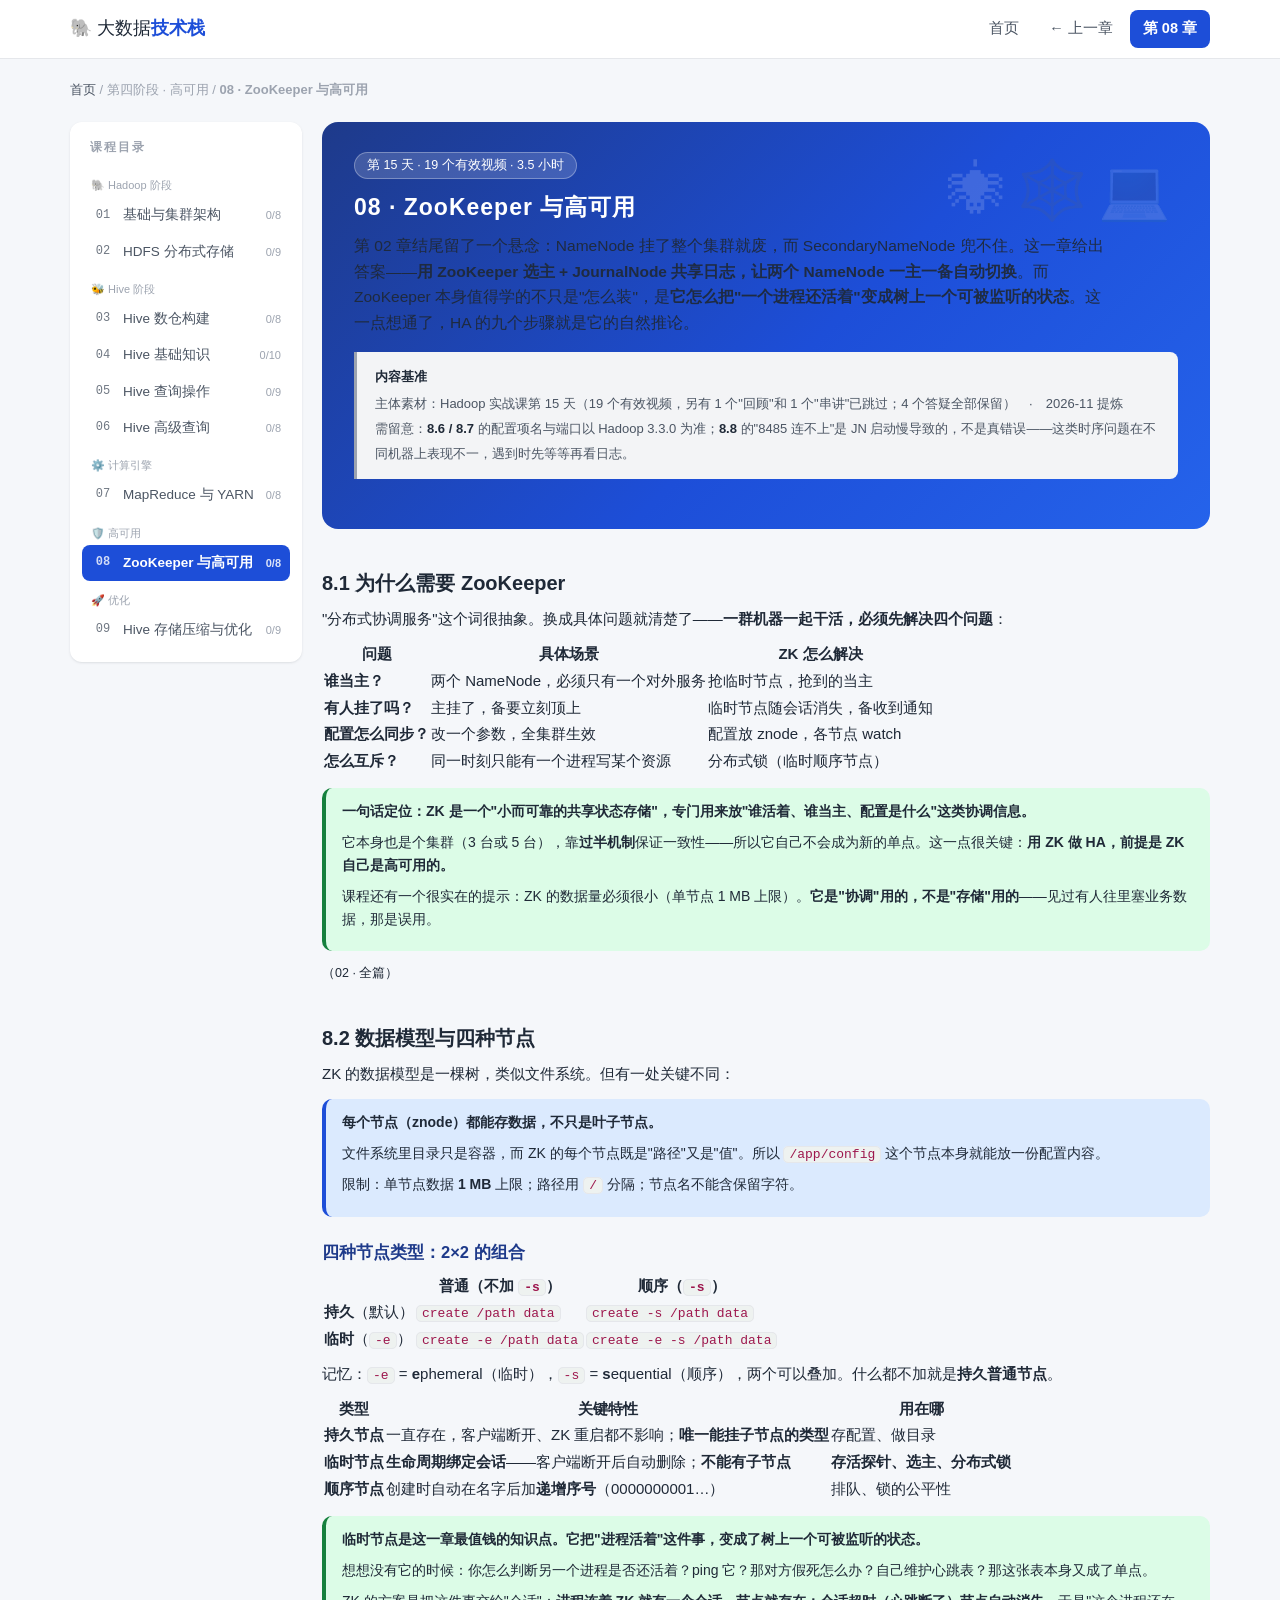
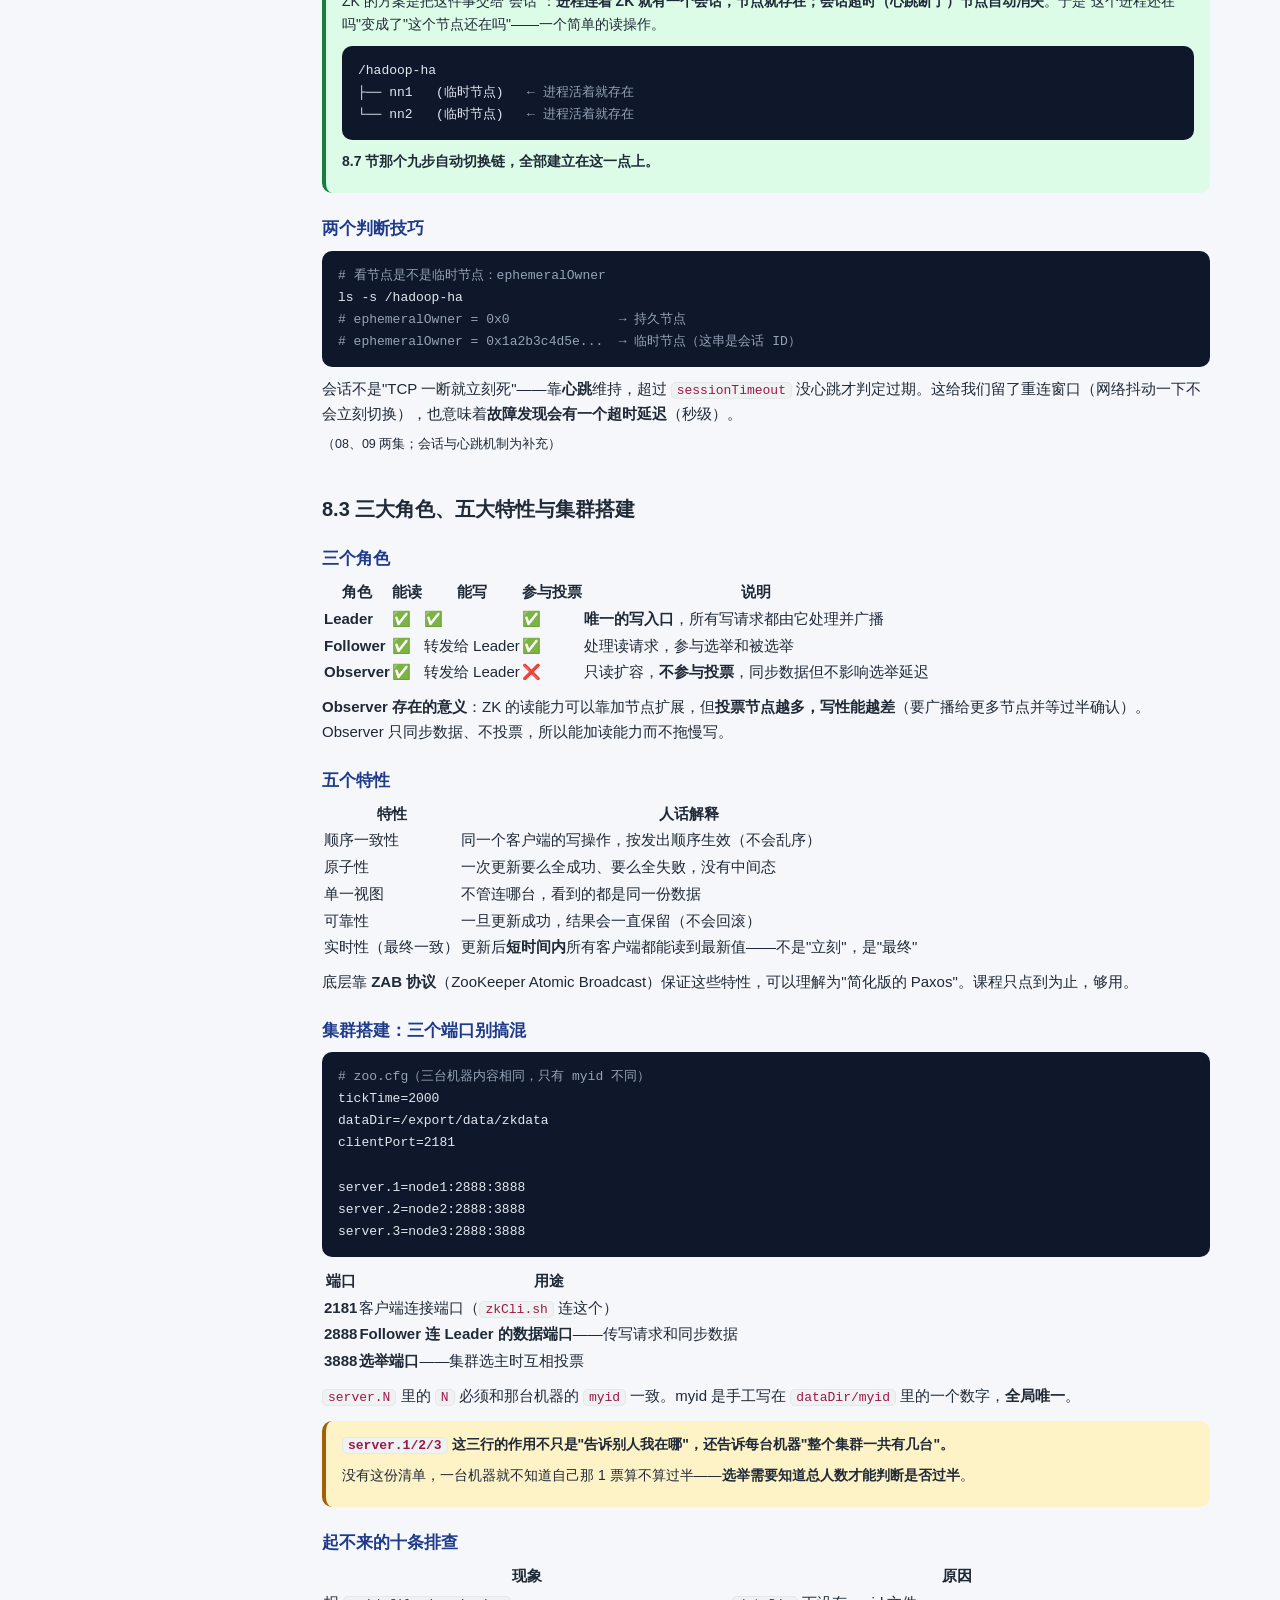
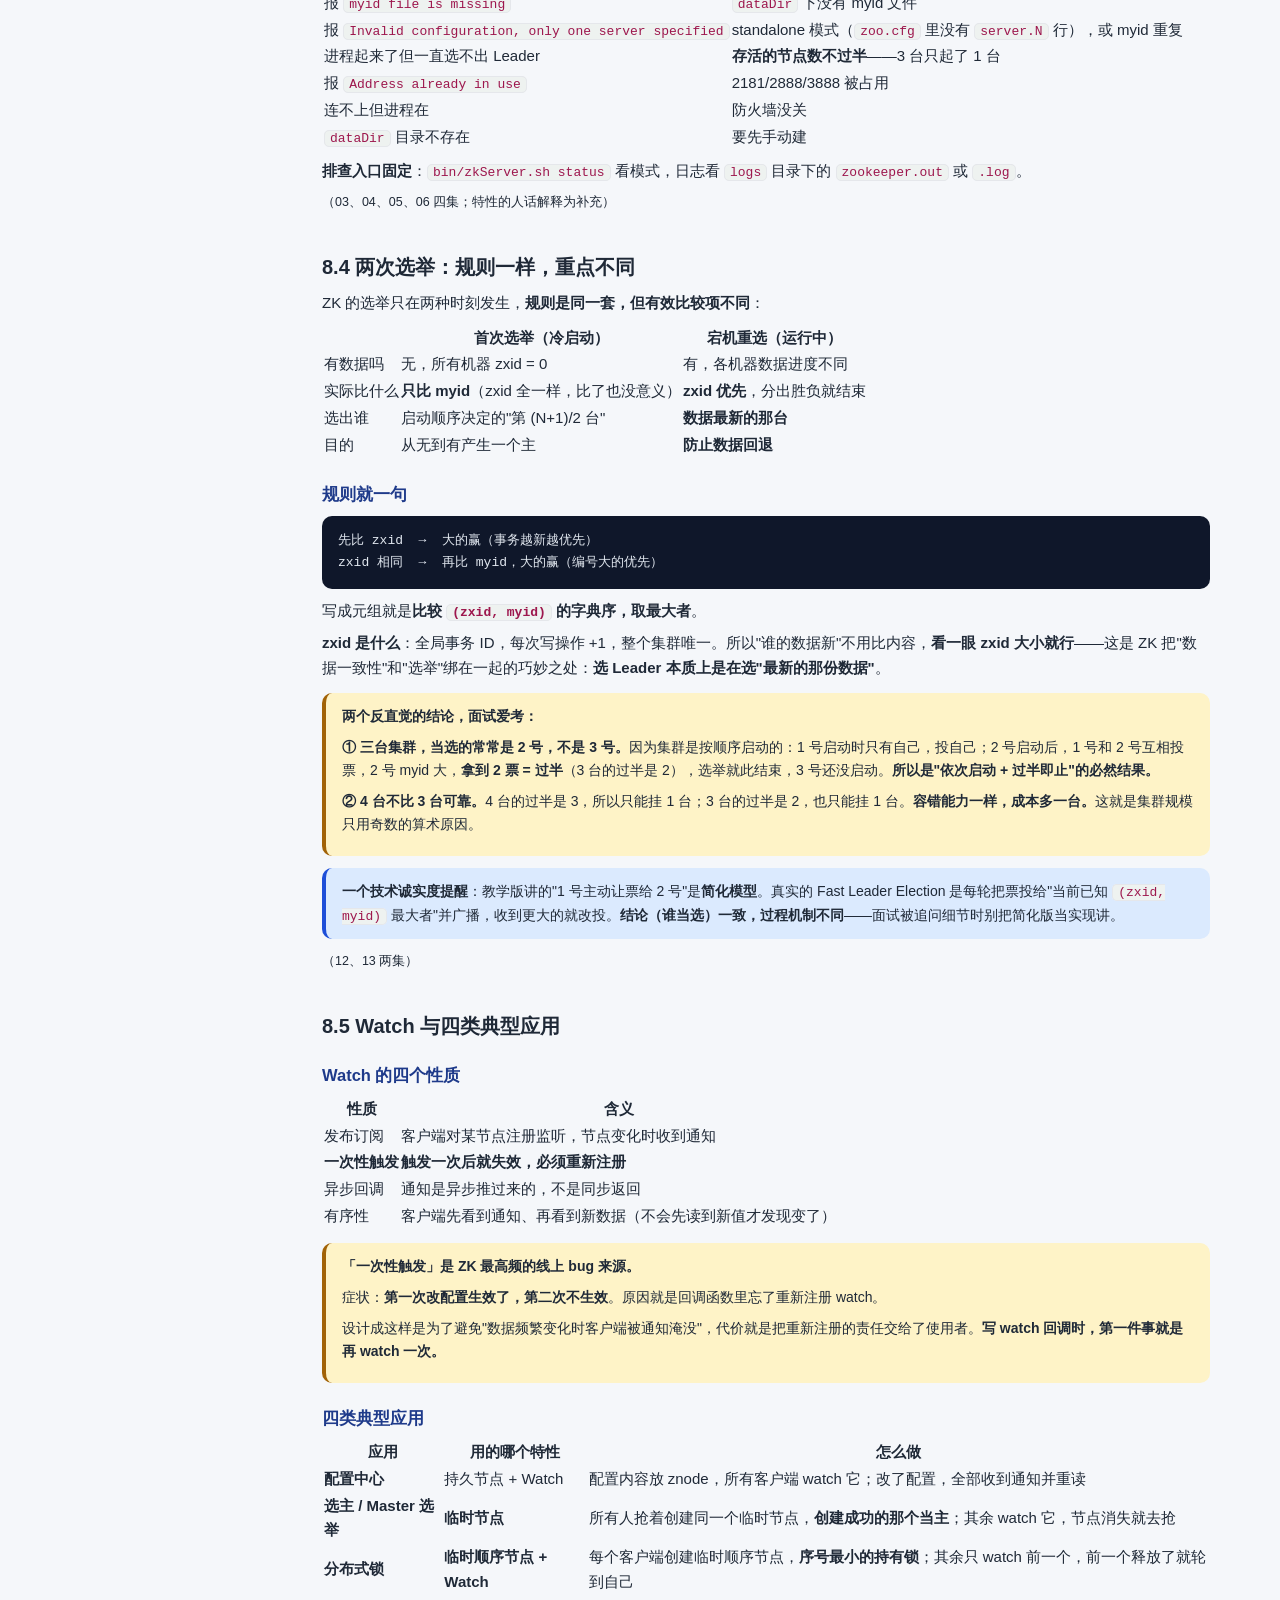
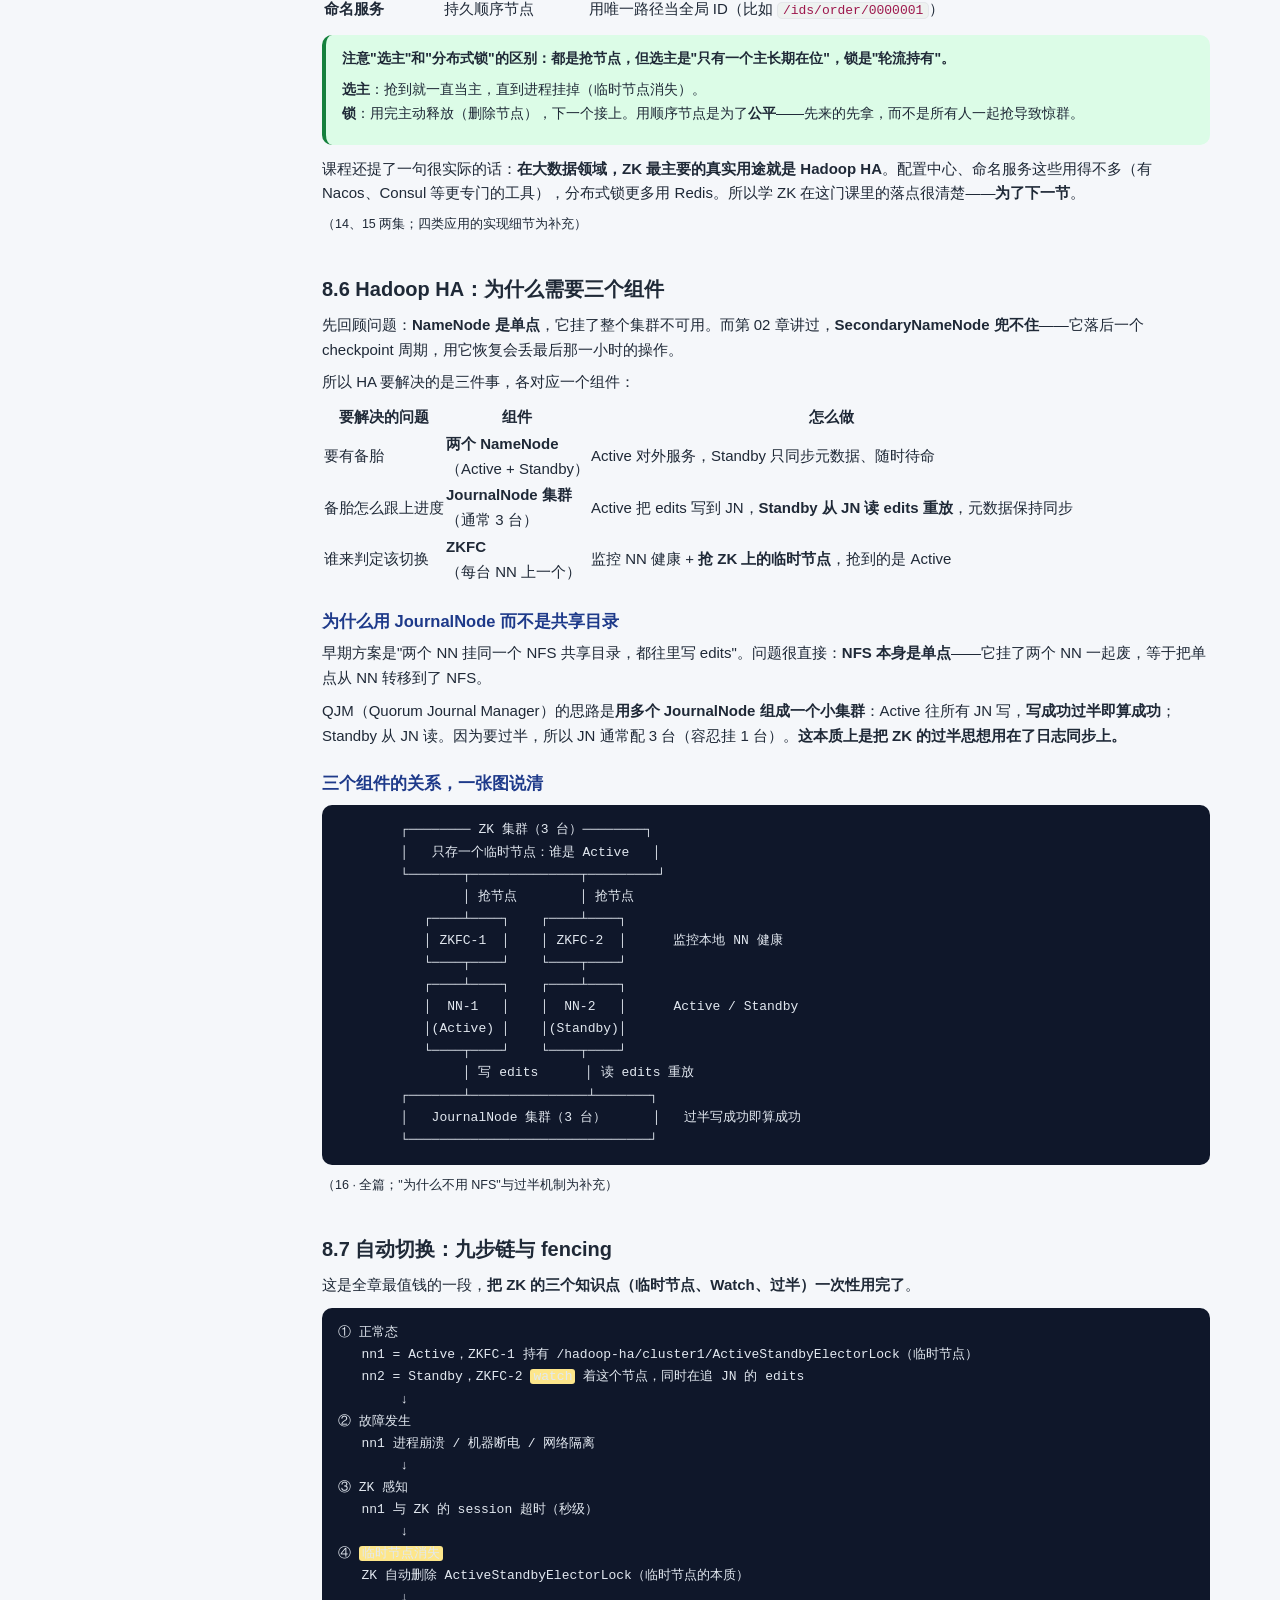
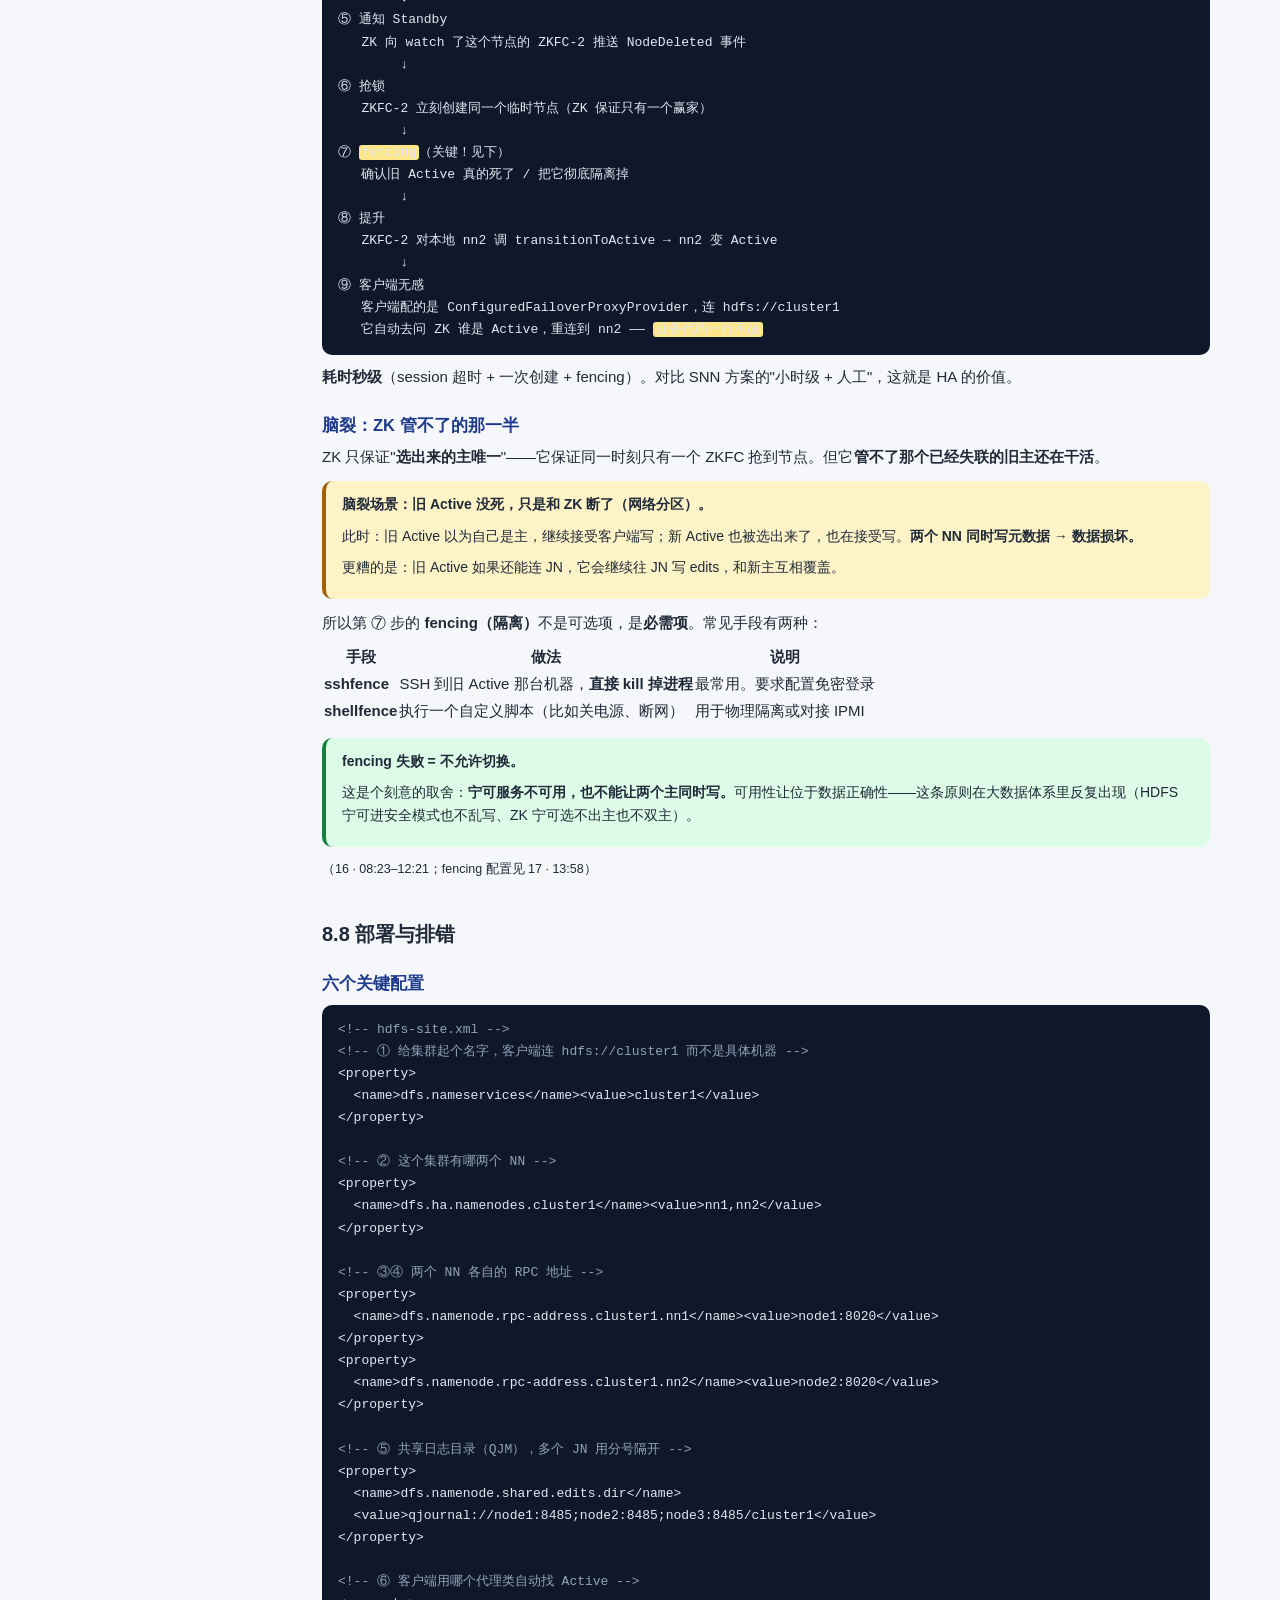
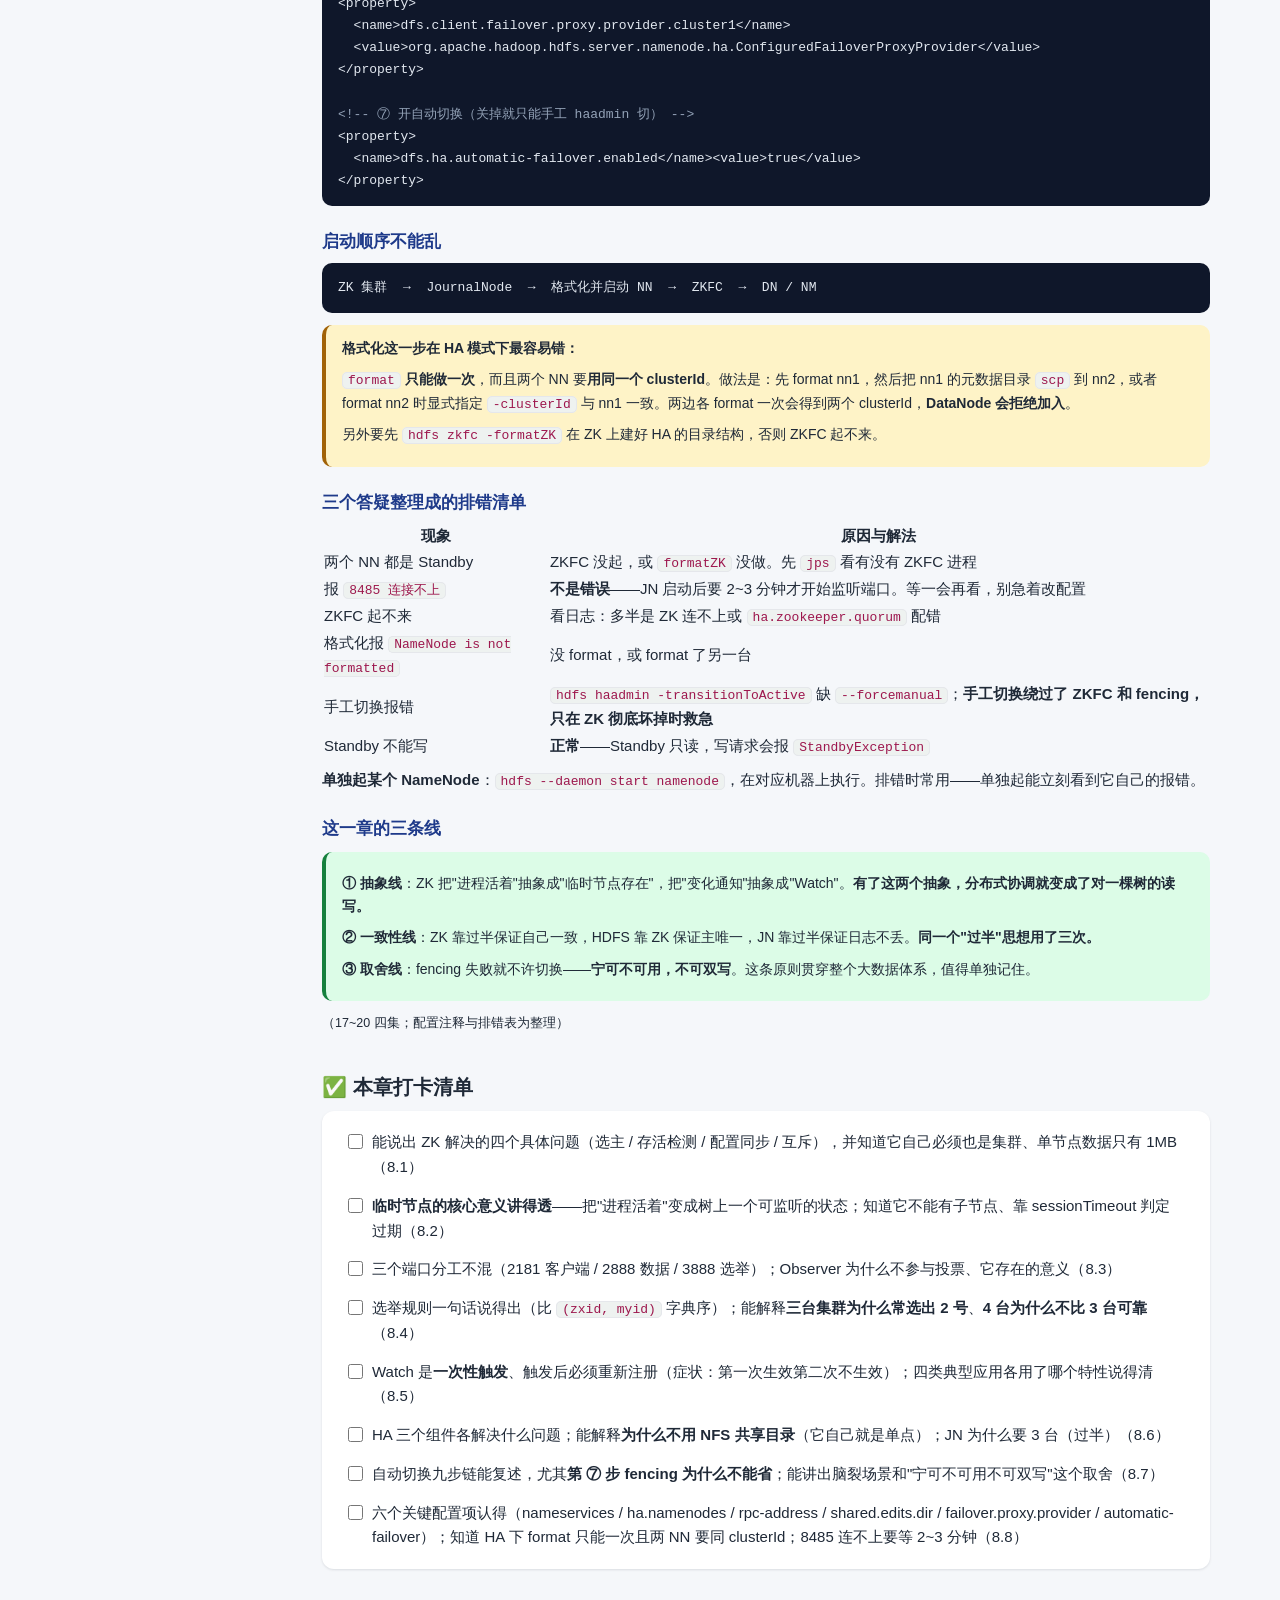
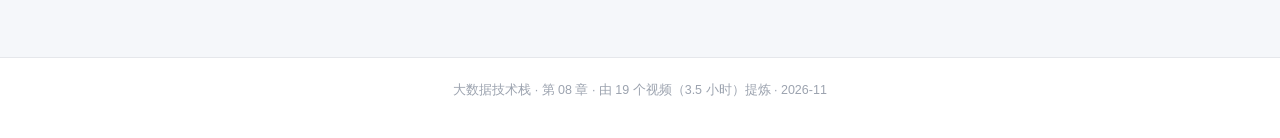
<file: ch08.html>
<!DOCTYPE html>
<html lang="zh-CN">
<head>
<meta charset="UTF-8">
<meta name="viewport" content="width=device-width, initial-scale=1.0">
<!-- ===== SECURITY-HARDENING 安全加固（勿删）：限制资源来源与外发，防点击劫持 ===== -->
<meta http-equiv="Content-Security-Policy" content="default-src 'self'; script-src 'self' 'unsafe-inline'; style-src 'self' 'unsafe-inline'; img-src 'self' data:; font-src 'self'; connect-src 'self'; media-src 'self'; object-src 'none'; base-uri 'none'; form-action 'none'; frame-src 'none'">
<meta name="referrer" content="strict-origin-when-cross-origin">
<script>
/* 防点击劫持：GitHub Pages 无法下发 X-Frame-Options，被第三方页面嵌套时自动跳出 */
(function () {
  if (window.top !== window.self) {
    try { window.top.location.href = window.self.location.href; }
    catch (e) { document.documentElement.innerHTML = ''; }
  }
})();
</script>
<!-- ===== SECURITY-HARDENING END ===== -->
<title>08 · ZooKeeper 与高可用 — 大数据技术栈</title>
<link rel="stylesheet" href="assets/style.css">
</head>
<body data-page="c08">

<header class="topbar">
  <div class="container topbar-inner">
    <a href="index.html" class="logo">🐘 大数据<b>技术栈</b></a>
    <nav class="nav">
      <a href="index.html" data-nav="home">首页</a>
      <a href="ch07.html" data-nav="c07">← 上一章</a>
      <a href="ch08.html" data-nav="c08" class="active">第 08 章</a>
    </nav>
  </div>
</header>

<main class="container app" style="padding-top:20px;padding-bottom:48px">
  <div class="crumb"><a href="index.html">首页</a> / 第四阶段 · 高可用 / <b>08 · ZooKeeper 与高可用</b></div>
  <div class="layout">

    <aside class="chapnav">
      <div class="cap">课程目录</div>
      <div class="grp">🐘 Hadoop 阶段</div>
      <a href="ch01.html" data-nav="c01"><span class="no">01</span>基础与集群架构 <span class="pg" data-chapter-progress="c01">0/8</span></a>
      <a href="ch02.html" data-nav="c02"><span class="no">02</span>HDFS 分布式存储 <span class="pg" data-chapter-progress="c02">0/9</span></a>
      <div class="grp">🐝 Hive 阶段</div>
      <a href="ch03.html" data-nav="c03"><span class="no">03</span>Hive 数仓构建 <span class="pg" data-chapter-progress="c03">0/8</span></a>
      <a href="ch04.html" data-nav="c04"><span class="no">04</span>Hive 基础知识 <span class="pg" data-chapter-progress="c04">0/10</span></a>
      <a href="ch05.html" data-nav="c05"><span class="no">05</span>Hive 查询操作 <span class="pg" data-chapter-progress="c05">0/9</span></a>
      <a href="ch06.html" data-nav="c06"><span class="no">06</span>Hive 高级查询 <span class="pg" data-chapter-progress="c06">0/8</span></a>
      <div class="grp">⚙️ 计算引擎</div>
      <a href="ch07.html" data-nav="c07"><span class="no">07</span>MapReduce 与 YARN <span class="pg" data-chapter-progress="c07">0/8</span></a>
      <div class="grp">🛡️ 高可用</div>
      <a href="ch08.html" data-nav="c08" class="active"><span class="no">08</span>ZooKeeper 与高可用 <span class="pg" data-chapter-progress="c08">0/8</span></a>
      <div class="grp">🚀 优化</div>
      <a href="ch09.html" data-nav="c09"><span class="no">09</span>Hive 存储压缩与优化 <span class="pg" data-chapter-progress="c09">0/9</span></a>
    </aside>

    <div class="appmain doc">

      <section class="hero compact">
        <span class="tag">第 15 天 · 19 个有效视频 · 3.5 小时</span>
        <h1>08 · ZooKeeper 与高可用</h1>
        <p class="sub">第 02 章结尾留了一个悬念：NameNode 挂了整个集群就废，而 SecondaryNameNode 兜不住。这一章给出答案——<b>用 ZooKeeper 选主 + JournalNode 共享日志，让两个 NameNode 一主一备自动切换</b>。而 ZooKeeper 本身值得学的不只是"怎么装"，是<b>它怎么把"一个进程还活着"变成树上一个可被监听的状态</b>。这一点想通了，HA 的九个步骤就是它的自然推论。</p>

        <div class="basis-note">
          <span class="bt">内容基准</span>
          <span class="bl">主体素材：Hadoop 实战课第 15 天（19 个有效视频，另有 1 个"回顾"和 1 个"串讲"已跳过；4 个答疑全部保留）　·　2026-11 提炼</span>
          <span class="bl">需留意：<b>8.6 / 8.7</b> 的配置项名与端口以 Hadoop 3.3.0 为准；<b>8.8</b> 的"8485 连不上"是 JN 启动慢导致的，不是真错误——这类时序问题在不同机器上表现不一，遇到时先等等再看日志。</span>
        </div>
      </section>

      <!-- ============ 8.1 ============ -->
      <h2>8.1 为什么需要 ZooKeeper</h2>

      <p>"分布式协调服务"这个词很抽象。换成具体问题就清楚了——<b>一群机器一起干活，必须先解决四个问题</b>：</p>

      <table>
        <thead><tr><th>问题</th><th>具体场景</th><th>ZK 怎么解决</th></tr></thead>
        <tbody>
          <tr><td><b>谁当主？</b></td><td>两个 NameNode，必须只有一个对外服务</td><td>抢临时节点，抢到的当主</td></tr>
          <tr><td><b>有人挂了吗？</b></td><td>主挂了，备要立刻顶上</td><td>临时节点随会话消失，备收到通知</td></tr>
          <tr><td><b>配置怎么同步？</b></td><td>改一个参数，全集群生效</td><td>配置放 znode，各节点 watch</td></tr>
          <tr><td><b>怎么互斥？</b></td><td>同一时刻只能有一个进程写某个资源</td><td>分布式锁（临时顺序节点）</td></tr>
        </tbody>
      </table>

      <div class="callout ok"><b>一句话定位：ZK 是一个"小而可靠的共享状态存储"，专门用来放"谁活着、谁当主、配置是什么"这类协调信息。</b>
        <p>它本身也是个集群（3 台或 5 台），靠<b>过半机制</b>保证一致性——所以它自己不会成为新的单点。这一点很关键：<b>用 ZK 做 HA，前提是 ZK 自己是高可用的。</b></p>
        <p>课程还有一个很实在的提示：ZK 的数据量必须很小（单节点 1 MB 上限）。<b>它是"协调"用的，不是"存储"用的</b>——见过有人往里塞业务数据，那是误用。</p>
      </div>

      <p class="muted small">（02 · 全篇）</p>

      <!-- ============ 8.2 ============ -->
      <h2>8.2 数据模型与四种节点</h2>

      <p>ZK 的数据模型是一棵树，类似文件系统。但有一处关键不同：</p>

      <div class="callout info"><b>每个节点（znode）都能存数据，不只是叶子节点。</b>
        <p>文件系统里目录只是容器，而 ZK 的每个节点既是"路径"又是"值"。所以 <code class="inline">/app/config</code> 这个节点本身就能放一份配置内容。</p>
        <p>限制：单节点数据 <b>1 MB</b> 上限；路径用 <code class="inline">/</code> 分隔；节点名不能含保留字符。</p>
      </div>

      <h3>四种节点类型：2×2 的组合</h3>

      <table>
        <thead><tr><th></th><th>普通（不加 <code class="inline">-s</code>）</th><th>顺序（<code class="inline">-s</code>）</th></tr></thead>
        <tbody>
          <tr><td><b>持久</b>（默认）</td><td><code class="inline">create /path data</code></td><td><code class="inline">create -s /path data</code></td></tr>
          <tr><td><b>临时</b>（<code class="inline">-e</code>）</td><td><code class="inline">create -e /path data</code></td><td><code class="inline">create -e -s /path data</code></td></tr>
        </tbody>
      </table>

      <p>记忆：<code class="inline">-e</code> = <b>e</b>phemeral（临时），<code class="inline">-s</code> = <b>s</b>equential（顺序），两个可以叠加。什么都不加就是<b>持久普通节点</b>。</p>

      <table>
        <thead><tr><th>类型</th><th>关键特性</th><th>用在哪</th></tr></thead>
        <tbody>
          <tr><td><b>持久节点</b></td><td>一直存在，客户端断开、ZK 重启都不影响；<b>唯一能挂子节点的类型</b></td><td>存配置、做目录</td></tr>
          <tr><td><b>临时节点</b></td><td><b>生命周期绑定会话</b>——客户端断开后自动删除；<b>不能有子节点</b></td><td><b>存活探针、选主、分布式锁</b></td></tr>
          <tr><td><b>顺序节点</b></td><td>创建时自动在名字后加<b>递增序号</b>（0000000001…）</td><td>排队、锁的公平性</td></tr>
        </tbody>
      </table>

      <div class="callout ok"><b>临时节点是这一章最值钱的知识点。它把"进程活着"这件事，变成了树上一个可被监听的状态。</b>
        <p>想想没有它的时候：你怎么判断另一个进程是否还活着？ping 它？那对方假死怎么办？自己维护心跳表？那这张表本身又成了单点。</p>
        <p>ZK 的方案是把这件事交给"会话"：<b>进程连着 ZK 就有一个会话，节点就存在；会话超时（心跳断了）节点自动消失</b>。于是"这个进程还在吗"变成了"这个节点还在吗"——一个简单的读操作。</p>
<pre class="code">/hadoop-ha
├── nn1   (临时节点)   <span class="cm">← 进程活着就存在</span>
└── nn2   (临时节点)   <span class="cm">← 进程活着就存在</span></pre>
        <p><b>8.7 节那个九步自动切换链，全部建立在这一点上。</b></p>
      </div>

      <h3>两个判断技巧</h3>

<pre class="code"><span class="cm"># 看节点是不是临时节点：ephemeralOwner</span>
ls -s /hadoop-ha
<span class="cm"># ephemeralOwner = 0x0              → 持久节点</span>
<span class="cm"># ephemeralOwner = 0x1a2b3c4d5e...  → 临时节点（这串是会话 ID）</span></pre>

      <p>会话不是"TCP 一断就立刻死"——靠<b>心跳</b>维持，超过 <code class="inline">sessionTimeout</code> 没心跳才判定过期。这给我们留了重连窗口（网络抖动一下不会立刻切换），也意味着<b>故障发现会有一个超时延迟</b>（秒级）。</p>

      <p class="muted small">（08、09 两集；会话与心跳机制为补充）</p>

      <!-- ============ 8.3 ============ -->
      <h2>8.3 三大角色、五大特性与集群搭建</h2>

      <h3>三个角色</h3>

      <table>
        <thead><tr><th>角色</th><th>能读</th><th>能写</th><th>参与投票</th><th>说明</th></tr></thead>
        <tbody>
          <tr><td><b>Leader</b></td><td>✅</td><td>✅</td><td>✅</td><td><b>唯一的写入口</b>，所有写请求都由它处理并广播</td></tr>
          <tr><td><b>Follower</b></td><td>✅</td><td>转发给 Leader</td><td>✅</td><td>处理读请求，参与选举和被选举</td></tr>
          <tr><td><b>Observer</b></td><td>✅</td><td>转发给 Leader</td><td><b>❌</b></td><td>只读扩容，<b>不参与投票</b>，同步数据但不影响选举延迟</td></tr>
        </tbody>
      </table>

      <p><b>Observer 存在的意义</b>：ZK 的读能力可以靠加节点扩展，但<b>投票节点越多，写性能越差</b>（要广播给更多节点并等过半确认）。Observer 只同步数据、不投票，所以能加读能力而不拖慢写。</p>

      <h3>五个特性</h3>

      <table>
        <thead><tr><th>特性</th><th>人话解释</th></tr></thead>
        <tbody>
          <tr><td>顺序一致性</td><td>同一个客户端的写操作，按发出顺序生效（不会乱序）</td></tr>
          <tr><td>原子性</td><td>一次更新要么全成功、要么全失败，没有中间态</td></tr>
          <tr><td>单一视图</td><td>不管连哪台，看到的都是同一份数据</td></tr>
          <tr><td>可靠性</td><td>一旦更新成功，结果会一直保留（不会回滚）</td></tr>
          <tr><td>实时性（最终一致）</td><td>更新后<b>短时间内</b>所有客户端都能读到最新值——不是"立刻"，是"最终"</td></tr>
        </tbody>
      </table>

      <p>底层靠 <b>ZAB 协议</b>（ZooKeeper Atomic Broadcast）保证这些特性，可以理解为"简化版的 Paxos"。课程只点到为止，够用。</p>

      <h3>集群搭建：三个端口别搞混</h3>

<pre class="code"><span class="cm"># zoo.cfg（三台机器内容相同，只有 myid 不同）</span>
tickTime=2000
dataDir=/export/data/zkdata
clientPort=2181

server.1=node1:2888:3888
server.2=node2:2888:3888
server.3=node3:2888:3888</pre>

      <table>
        <thead><tr><th>端口</th><th>用途</th></tr></thead>
        <tbody>
          <tr><td><b>2181</b></td><td>客户端连接端口（<code class="inline">zkCli.sh</code> 连这个）</td></tr>
          <tr><td><b>2888</b></td><td><b>Follower 连 Leader 的数据端口</b>——传写请求和同步数据</td></tr>
          <tr><td><b>3888</b></td><td><b>选举端口</b>——集群选主时互相投票</td></tr>
        </tbody>
      </table>

      <p><code class="inline">server.N</code> 里的 <code class="inline">N</code> 必须和那台机器的 <code class="inline">myid</code> 一致。myid 是手工写在 <code class="inline">dataDir/myid</code> 里的一个数字，<b>全局唯一</b>。</p>

      <div class="callout warn"><b><code class="inline">server.1/2/3</code> 这三行的作用不只是"告诉别人我在哪"，还告诉每台机器"整个集群一共有几台"。</b>
        <p>没有这份清单，一台机器就不知道自己那 1 票算不算过半——<b>选举需要知道总人数才能判断是否过半</b>。</p>
      </div>

      <h3>起不来的十条排查</h3>

      <table>
        <thead><tr><th>现象</th><th>原因</th></tr></thead>
        <tbody>
          <tr><td>报 <code class="inline">myid file is missing</code></td><td><code class="inline">dataDir</code> 下没有 myid 文件</td></tr>
          <tr><td>报 <code class="inline">Invalid configuration, only one server specified</code></td><td>standalone 模式（<code class="inline">zoo.cfg</code> 里没有 <code class="inline">server.N</code> 行），或 myid 重复</td></tr>
          <tr><td>进程起来了但一直选不出 Leader</td><td><b>存活的节点数不过半</b>——3 台只起了 1 台</td></tr>
          <tr><td>报 <code class="inline">Address already in use</code></td><td>2181/2888/3888 被占用</td></tr>
          <tr><td>连不上但进程在</td><td>防火墙没关</td></tr>
          <tr><td><code class="inline">dataDir</code> 目录不存在</td><td>要先手动建</td></tr>
        </tbody>
      </table>

      <p><b>排查入口固定</b>：<code class="inline">bin/zkServer.sh status</code> 看模式，日志看 <code class="inline">logs</code> 目录下的 <code class="inline">zookeeper.out</code> 或 <code class="inline">.log</code>。</p>

      <p class="muted small">（03、04、05、06 四集；特性的人话解释为补充）</p>

      <!-- ============ 8.4 ============ -->
      <h2>8.4 两次选举：规则一样，重点不同</h2>

      <p>ZK 的选举只在两种时刻发生，<b>规则是同一套，但有效比较项不同</b>：</p>

      <table>
        <thead><tr><th></th><th>首次选举（冷启动）</th><th>宕机重选（运行中）</th></tr></thead>
        <tbody>
          <tr><td>有数据吗</td><td>无，所有机器 zxid = 0</td><td>有，各机器数据进度不同</td></tr>
          <tr><td>实际比什么</td><td><b>只比 myid</b>（zxid 全一样，比了也没意义）</td><td><b>zxid 优先</b>，分出胜负就结束</td></tr>
          <tr><td>选出谁</td><td>启动顺序决定的"第 (N+1)/2 台"</td><td><b>数据最新的那台</b></td></tr>
          <tr><td>目的</td><td>从无到有产生一个主</td><td><b>防止数据回退</b></td></tr>
        </tbody>
      </table>

      <h3>规则就一句</h3>

<pre class="code">先比 zxid  →  大的赢（事务越新越优先）
zxid 相同  →  再比 myid，大的赢（编号大的优先）</pre>

      <p>写成元组就是<b>比较 <code class="inline">(zxid, myid)</code> 的字典序，取最大者</b>。</p>

      <p><b>zxid 是什么</b>：全局事务 ID，每次写操作 +1，整个集群唯一。所以"谁的数据新"不用比内容，<b>看一眼 zxid 大小就行</b>——这是 ZK 把"数据一致性"和"选举"绑在一起的巧妙之处：<b>选 Leader 本质上是在选"最新的那份数据"</b>。</p>

      <div class="callout warn"><b>两个反直觉的结论，面试爱考：</b>
        <p><b>① 三台集群，当选的常常是 2 号，不是 3 号。</b>因为集群是按顺序启动的：1 号启动时只有自己，投自己；2 号启动后，1 号和 2 号互相投票，2 号 myid 大，<b>拿到 2 票 = 过半</b>（3 台的过半是 2），选举就此结束，3 号还没启动。<b>所以是"依次启动 + 过半即止"的必然结果。</b></p>
        <p><b>② 4 台不比 3 台可靠。</b>4 台的过半是 3，所以只能挂 1 台；3 台的过半是 2，也只能挂 1 台。<b>容错能力一样，成本多一台。</b>这就是集群规模只用奇数的算术原因。</p>
      </div>

      <div class="callout info"><b>一个技术诚实度提醒</b>：教学版讲的"1 号主动让票给 2 号"是<b>简化模型</b>。真实的 Fast Leader Election 是每轮把票投给"当前已知 <code class="inline">(zxid, myid)</code> 最大者"并广播，收到更大的就改投。<b>结论（谁当选）一致，过程机制不同</b>——面试被追问细节时别把简化版当实现讲。</div>

      <p class="muted small">（12、13 两集）</p>

      <!-- ============ 8.5 ============ -->
      <h2>8.5 Watch 与四类典型应用</h2>

      <h3>Watch 的四个性质</h3>

      <table>
        <thead><tr><th>性质</th><th>含义</th></tr></thead>
        <tbody>
          <tr><td>发布订阅</td><td>客户端对某节点注册监听，节点变化时收到通知</td></tr>
          <tr><td><b>一次性触发</b></td><td><b>触发一次后就失效，必须重新注册</b></td></tr>
          <tr><td>异步回调</td><td>通知是异步推过来的，不是同步返回</td></tr>
          <tr><td>有序性</td><td>客户端先看到通知、再看到新数据（不会先读到新值才发现变了）</td></tr>
        </tbody>
      </table>

      <div class="callout warn"><b>「一次性触发」是 ZK 最高频的线上 bug 来源。</b>
        <p>症状：<b>第一次改配置生效了，第二次不生效</b>。原因就是回调函数里忘了重新注册 watch。</p>
        <p>设计成这样是为了避免"数据频繁变化时客户端被通知淹没"，代价就是把重新注册的责任交给了使用者。<b>写 watch 回调时，第一件事就是再 watch 一次。</b></p>
      </div>

      <h3>四类典型应用</h3>

      <table>
        <thead><tr><th>应用</th><th>用的哪个特性</th><th>怎么做</th></tr></thead>
        <tbody>
          <tr><td><b>配置中心</b></td><td>持久节点 + Watch</td><td>配置内容放 znode，所有客户端 watch 它；改了配置，全部收到通知并重读</td></tr>
          <tr><td><b>选主 / Master 选举</b></td><td><b>临时节点</b></td><td>所有人抢着创建同一个临时节点，<b>创建成功的那个当主</b>；其余 watch 它，节点消失就去抢</td></tr>
          <tr><td><b>分布式锁</b></td><td><b>临时顺序节点 + Watch</b></td><td>每个客户端创建临时顺序节点，<b>序号最小的持有锁</b>；其余只 watch 前一个，前一个释放了就轮到自己</td></tr>
          <tr><td><b>命名服务</b></td><td>持久顺序节点</td><td>用唯一路径当全局 ID（比如 <code class="inline">/ids/order/0000001</code>）</td></tr>
        </tbody>
      </table>

      <div class="callout ok"><b>注意"选主"和"分布式锁"的区别：都是抢节点，但选主是"只有一个主长期在位"，锁是"轮流持有"。</b>
        <p><b>选主</b>：抢到就一直当主，直到进程挂掉（临时节点消失）。<br>
        <b>锁</b>：用完主动释放（删除节点），下一个接上。用顺序节点是为了<b>公平</b>——先来的先拿，而不是所有人一起抢导致惊群。</p>
      </div>

      <p>课程还提了一句很实际的话：<b>在大数据领域，ZK 最主要的真实用途就是 Hadoop HA</b>。配置中心、命名服务这些用得不多（有 Nacos、Consul 等更专门的工具），分布式锁更多用 Redis。所以学 ZK 在这门课里的落点很清楚——<b>为了下一节</b>。</p>

      <p class="muted small">（14、15 两集；四类应用的实现细节为补充）</p>

      <!-- ============ 8.6 ============ -->
      <h2>8.6 Hadoop HA：为什么需要三个组件</h2>

      <p>先回顾问题：<b>NameNode 是单点</b>，它挂了整个集群不可用。而第 02 章讲过，<b>SecondaryNameNode 兜不住</b>——它落后一个 checkpoint 周期，用它恢复会丢最后那一小时的操作。</p>

      <p>所以 HA 要解决的是三件事，各对应一个组件：</p>

      <table>
        <thead><tr><th>要解决的问题</th><th>组件</th><th>怎么做</th></tr></thead>
        <tbody>
          <tr><td>要有备胎</td><td><b>两个 NameNode</b><br>（Active + Standby）</td><td>Active 对外服务，Standby 只同步元数据、随时待命</td></tr>
          <tr><td>备胎怎么跟上进度</td><td><b>JournalNode 集群</b><br>（通常 3 台）</td><td>Active 把 edits 写到 JN，<b>Standby 从 JN 读 edits 重放</b>，元数据保持同步</td></tr>
          <tr><td>谁来判定该切换</td><td><b>ZKFC</b><br>（每台 NN 上一个）</td><td>监控 NN 健康 + <b>抢 ZK 上的临时节点</b>，抢到的是 Active</td></tr>
        </tbody>
      </table>

      <h3>为什么用 JournalNode 而不是共享目录</h3>

      <p>早期方案是"两个 NN 挂同一个 NFS 共享目录，都往里写 edits"。问题很直接：<b>NFS 本身是单点</b>——它挂了两个 NN 一起废，等于把单点从 NN 转移到了 NFS。</p>

      <p>QJM（Quorum Journal Manager）的思路是<b>用多个 JournalNode 组成一个小集群</b>：Active 往所有 JN 写，<b>写成功过半即算成功</b>；Standby 从 JN 读。因为要过半，所以 JN 通常配 3 台（容忍挂 1 台）。<b>这本质上是把 ZK 的过半思想用在了日志同步上。</b></p>

      <h3>三个组件的关系，一张图说清</h3>

<pre class="code">        ┌──────── ZK 集群（3 台）────────┐
        │   只存一个临时节点：谁是 Active   │
        └───────┬──────────────┬─────────┘
                │ 抢节点        │ 抢节点
           ┌────┴────┐    ┌────┴────┐
           │ ZKFC-1  │    │ ZKFC-2  │      监控本地 NN 健康
           └────┬────┘    └────┬────┘
           ┌────┴────┐    ┌────┴────┐
           │  NN-1   │    │  NN-2   │      Active / Standby
           │(Active) │    │(Standby)│
           └────┬────┘    └────┬────┘
                │ 写 edits      │ 读 edits 重放
        ┌───────┴───────────────┴───────┐
        │   JournalNode 集群（3 台）      │   过半写成功即算成功
        └───────────────────────────────┘</pre>

      <p class="muted small">（16 · 全篇；"为什么不用 NFS"与过半机制为补充）</p>

      <!-- ============ 8.7 ============ -->
      <h2>8.7 自动切换：九步链与 fencing</h2>

      <p>这是全章最值钱的一段，<b>把 ZK 的三个知识点（临时节点、Watch、过半）一次性用完了</b>。</p>

<pre class="code">① 正常态
   nn1 = Active，ZKFC-1 持有 /hadoop-ha/cluster1/ActiveStandbyElectorLock（临时节点）
   nn2 = Standby，ZKFC-2 <span class="hl">watch</span> 着这个节点，同时在追 JN 的 edits
        ↓
② 故障发生
   nn1 进程崩溃 / 机器断电 / 网络隔离
        ↓
③ ZK 感知
   nn1 与 ZK 的 session 超时（秒级）
        ↓
④ <span class="hl">临时节点消失</span>
   ZK 自动删除 ActiveStandbyElectorLock（临时节点的本质）
        ↓
⑤ 通知 Standby
   ZK 向 watch 了这个节点的 ZKFC-2 推送 NodeDeleted 事件
        ↓
⑥ 抢锁
   ZKFC-2 立刻创建同一个临时节点（ZK 保证只有一个赢家）
        ↓
⑦ <span class="hl">fencing</span>（关键！见下）
   确认旧 Active 真的死了 / 把它彻底隔离掉
        ↓
⑧ 提升
   ZKFC-2 对本地 nn2 调 transitionToActive → nn2 变 Active
        ↓
⑨ 客户端无感
   客户端配的是 ConfiguredFailoverProxyProvider，连 hdfs://cluster1
   它自动去问 ZK 谁是 Active，重连到 nn2 —— <span class="hl">业务代码一行不改</span></pre>

      <p><b>耗时秒级</b>（session 超时 + 一次创建 + fencing）。对比 SNN 方案的"小时级 + 人工"，这就是 HA 的价值。</p>

      <h3>脑裂：ZK 管不了的那一半</h3>

      <p>ZK 只保证"<b>选出来的主唯一</b>"——它保证同一时刻只有一个 ZKFC 抢到节点。但它<b>管不了那个已经失联的旧主还在干活</b>。</p>

      <div class="callout warn"><b>脑裂场景：旧 Active 没死，只是和 ZK 断了（网络分区）。</b>
        <p>此时：旧 Active 以为自己是主，继续接受客户端写；新 Active 也被选出来了，也在接受写。<b>两个 NN 同时写元数据 → 数据损坏。</b></p>
        <p>更糟的是：旧 Active 如果还能连 JN，它会继续往 JN 写 edits，和新主互相覆盖。</p>
      </div>

      <p>所以第 ⑦ 步的 <b>fencing（隔离）</b>不是可选项，是<b>必需项</b>。常见手段有两种：</p>

      <table>
        <thead><tr><th>手段</th><th>做法</th><th>说明</th></tr></thead>
        <tbody>
          <tr><td><b>sshfence</b></td><td>SSH 到旧 Active 那台机器，<b>直接 kill 掉进程</b></td><td>最常用。要求配置免密登录</td></tr>
          <tr><td><b>shellfence</b></td><td>执行一个自定义脚本（比如关电源、断网）</td><td>用于物理隔离或对接 IPMI</td></tr>
        </tbody>
      </table>

      <div class="callout ok"><b>fencing 失败 = 不允许切换。</b>
        <p>这是个刻意的取舍：<b>宁可服务不可用，也不能让两个主同时写。</b>可用性让位于数据正确性——这条原则在大数据体系里反复出现（HDFS 宁可进安全模式也不乱写、ZK 宁可选不出主也不双主）。</p>
      </div>

      <p class="muted small">（16 · 08:23–12:21；fencing 配置见 17 · 13:58）</p>

      <!-- ============ 8.8 ============ -->
      <h2>8.8 部署与排错</h2>

      <h3>六个关键配置</h3>

<pre class="code"><span class="cm">&lt;!-- hdfs-site.xml --&gt;</span>
<span class="cm">&lt;!-- ① 给集群起个名字，客户端连 hdfs://cluster1 而不是具体机器 --&gt;</span>
&lt;property&gt;
  &lt;name&gt;dfs.nameservices&lt;/name&gt;&lt;value&gt;cluster1&lt;/value&gt;
&lt;/property&gt;

<span class="cm">&lt;!-- ② 这个集群有哪两个 NN --&gt;</span>
&lt;property&gt;
  &lt;name&gt;dfs.ha.namenodes.cluster1&lt;/name&gt;&lt;value&gt;nn1,nn2&lt;/value&gt;
&lt;/property&gt;

<span class="cm">&lt;!-- ③④ 两个 NN 各自的 RPC 地址 --&gt;</span>
&lt;property&gt;
  &lt;name&gt;dfs.namenode.rpc-address.cluster1.nn1&lt;/name&gt;&lt;value&gt;node1:8020&lt;/value&gt;
&lt;/property&gt;
&lt;property&gt;
  &lt;name&gt;dfs.namenode.rpc-address.cluster1.nn2&lt;/name&gt;&lt;value&gt;node2:8020&lt;/value&gt;
&lt;/property&gt;

<span class="cm">&lt;!-- ⑤ 共享日志目录（QJM），多个 JN 用分号隔开 --&gt;</span>
&lt;property&gt;
  &lt;name&gt;dfs.namenode.shared.edits.dir&lt;/name&gt;
  &lt;value&gt;qjournal://node1:8485;node2:8485;node3:8485/cluster1&lt;/value&gt;
&lt;/property&gt;

<span class="cm">&lt;!-- ⑥ 客户端用哪个代理类自动找 Active --&gt;</span>
&lt;property&gt;
  &lt;name&gt;dfs.client.failover.proxy.provider.cluster1&lt;/name&gt;
  &lt;value&gt;org.apache.hadoop.hdfs.server.namenode.ha.ConfiguredFailoverProxyProvider&lt;/value&gt;
&lt;/property&gt;

<span class="cm">&lt;!-- ⑦ 开自动切换（关掉就只能手工 haadmin 切） --&gt;</span>
&lt;property&gt;
  &lt;name&gt;dfs.ha.automatic-failover.enabled&lt;/name&gt;&lt;value&gt;true&lt;/value&gt;
&lt;/property&gt;</pre>

      <h3>启动顺序不能乱</h3>

<pre class="code">ZK 集群  →  JournalNode  →  格式化并启动 NN  →  ZKFC  →  DN / NM</pre>

      <div class="callout warn"><b>格式化这一步在 HA 模式下最容易错：</b>
        <p><code class="inline">format</code> <b>只能做一次</b>，而且两个 NN 要<b>用同一个 clusterId</b>。做法是：先 format nn1，然后把 nn1 的元数据目录 <code class="inline">scp</code> 到 nn2，或者 format nn2 时显式指定 <code class="inline">-clusterId</code> 与 nn1 一致。两边各 format 一次会得到两个 clusterId，<b>DataNode 会拒绝加入</b>。</p>
        <p>另外要先 <code class="inline">hdfs zkfc -formatZK</code> 在 ZK 上建好 HA 的目录结构，否则 ZKFC 起不来。</p>
      </div>

      <h3>三个答疑整理成的排错清单</h3>

      <table>
        <thead><tr><th>现象</th><th>原因与解法</th></tr></thead>
        <tbody>
          <tr><td>两个 NN 都是 Standby</td><td>ZKFC 没起，或 <code class="inline">formatZK</code> 没做。先 <code class="inline">jps</code> 看有没有 ZKFC 进程</td></tr>
          <tr><td>报 <code class="inline">8485 连接不上</code></td><td><b>不是错误</b>——JN 启动后要 2~3 分钟才开始监听端口。等一会再看，别急着改配置</td></tr>
          <tr><td>ZKFC 起不来</td><td>看日志：多半是 ZK 连不上或 <code class="inline">ha.zookeeper.quorum</code> 配错</td></tr>
          <tr><td>格式化报 <code class="inline">NameNode is not formatted</code></td><td>没 format，或 format 了另一台</td></tr>
          <tr><td>手工切换报错</td><td><code class="inline">hdfs haadmin -transitionToActive</code> 缺 <code class="inline">--forcemanual</code>；<b>手工切换绕过了 ZKFC 和 fencing，只在 ZK 彻底坏掉时救急</b></td></tr>
          <tr><td>Standby 不能写</td><td><b>正常</b>——Standby 只读，写请求会报 <code class="inline">StandbyException</code></td></tr>
        </tbody>
      </table>

      <p><b>单独起某个 NameNode</b>：<code class="inline">hdfs --daemon start namenode</code>，在对应机器上执行。排错时常用——单独起能立刻看到它自己的报错。</p>

      <h3>这一章的三条线</h3>

      <div class="callout ok">
        <p><b>① 抽象线</b>：ZK 把"进程活着"抽象成"临时节点存在"，把"变化通知"抽象成"Watch"。<b>有了这两个抽象，分布式协调就变成了对一棵树的读写。</b></p>
        <p><b>② 一致性线</b>：ZK 靠过半保证自己一致，HDFS 靠 ZK 保证主唯一，JN 靠过半保证日志不丢。<b>同一个"过半"思想用了三次。</b></p>
        <p><b>③ 取舍线</b>：fencing 失败就不许切换——<b>宁可不可用，不可双写</b>。这条原则贯穿整个大数据体系，值得单独记住。</p>
      </div>

      <p class="muted small">（17~20 四集；配置注释与排错表为整理）</p>

      <!-- ============ 打卡 ============ -->
      <h2>✅ 本章打卡清单</h2>
      <div class="checklist-card check">
        <label><input type="checkbox" id="c08-1" data-persist><span>能说出 ZK 解决的四个具体问题（选主 / 存活检测 / 配置同步 / 互斥），并知道它自己必须也是集群、单节点数据只有 1MB（8.1）</span></label>
        <label><input type="checkbox" id="c08-2" data-persist><span><b>临时节点的核心意义讲得透</b>——把"进程活着"变成树上一个可监听的状态；知道它不能有子节点、靠 sessionTimeout 判定过期（8.2）</span></label>
        <label><input type="checkbox" id="c08-3" data-persist><span>三个端口分工不混（2181 客户端 / 2888 数据 / 3888 选举）；Observer 为什么不参与投票、它存在的意义（8.3）</span></label>
        <label><input type="checkbox" id="c08-4" data-persist><span>选举规则一句话说得出（比 <code class="inline">(zxid, myid)</code> 字典序）；能解释<b>三台集群为什么常选出 2 号</b>、<b>4 台为什么不比 3 台可靠</b>（8.4）</span></label>
        <label><input type="checkbox" id="c08-5" data-persist><span>Watch 是<b>一次性触发</b>、触发后必须重新注册（症状：第一次生效第二次不生效）；四类典型应用各用了哪个特性说得清（8.5）</span></label>
        <label><input type="checkbox" id="c08-6" data-persist><span>HA 三个组件各解决什么问题；能解释<b>为什么不用 NFS 共享目录</b>（它自己就是单点）；JN 为什么要 3 台（过半）（8.6）</span></label>
        <label><input type="checkbox" id="c08-7" data-persist><span>自动切换九步链能复述，尤其<b>第 ⑦ 步 fencing 为什么不能省</b>；能讲出脑裂场景和"宁可不可用不可双写"这个取舍（8.7）</span></label>
        <label><input type="checkbox" id="c08-8" data-persist><span>六个关键配置项认得（nameservices / ha.namenodes / rpc-address / shared.edits.dir / failover.proxy.provider / automatic-failover）；知道 HA 下 format 只能一次且两 NN 要同 clusterId；8485 连不上要等 2~3 分钟（8.8）</span></label>
      </div>

    </div>
  </div>
</main>

<footer class="footer">
  <div class="container">
    <p class="muted small">大数据技术栈 · 第 08 章 · 由 19 个视频（3.5 小时）提炼 · 2026-11</p>
  </div>
</footer>

<script src="assets/app.js"></script>
</body>
</html>
</file>
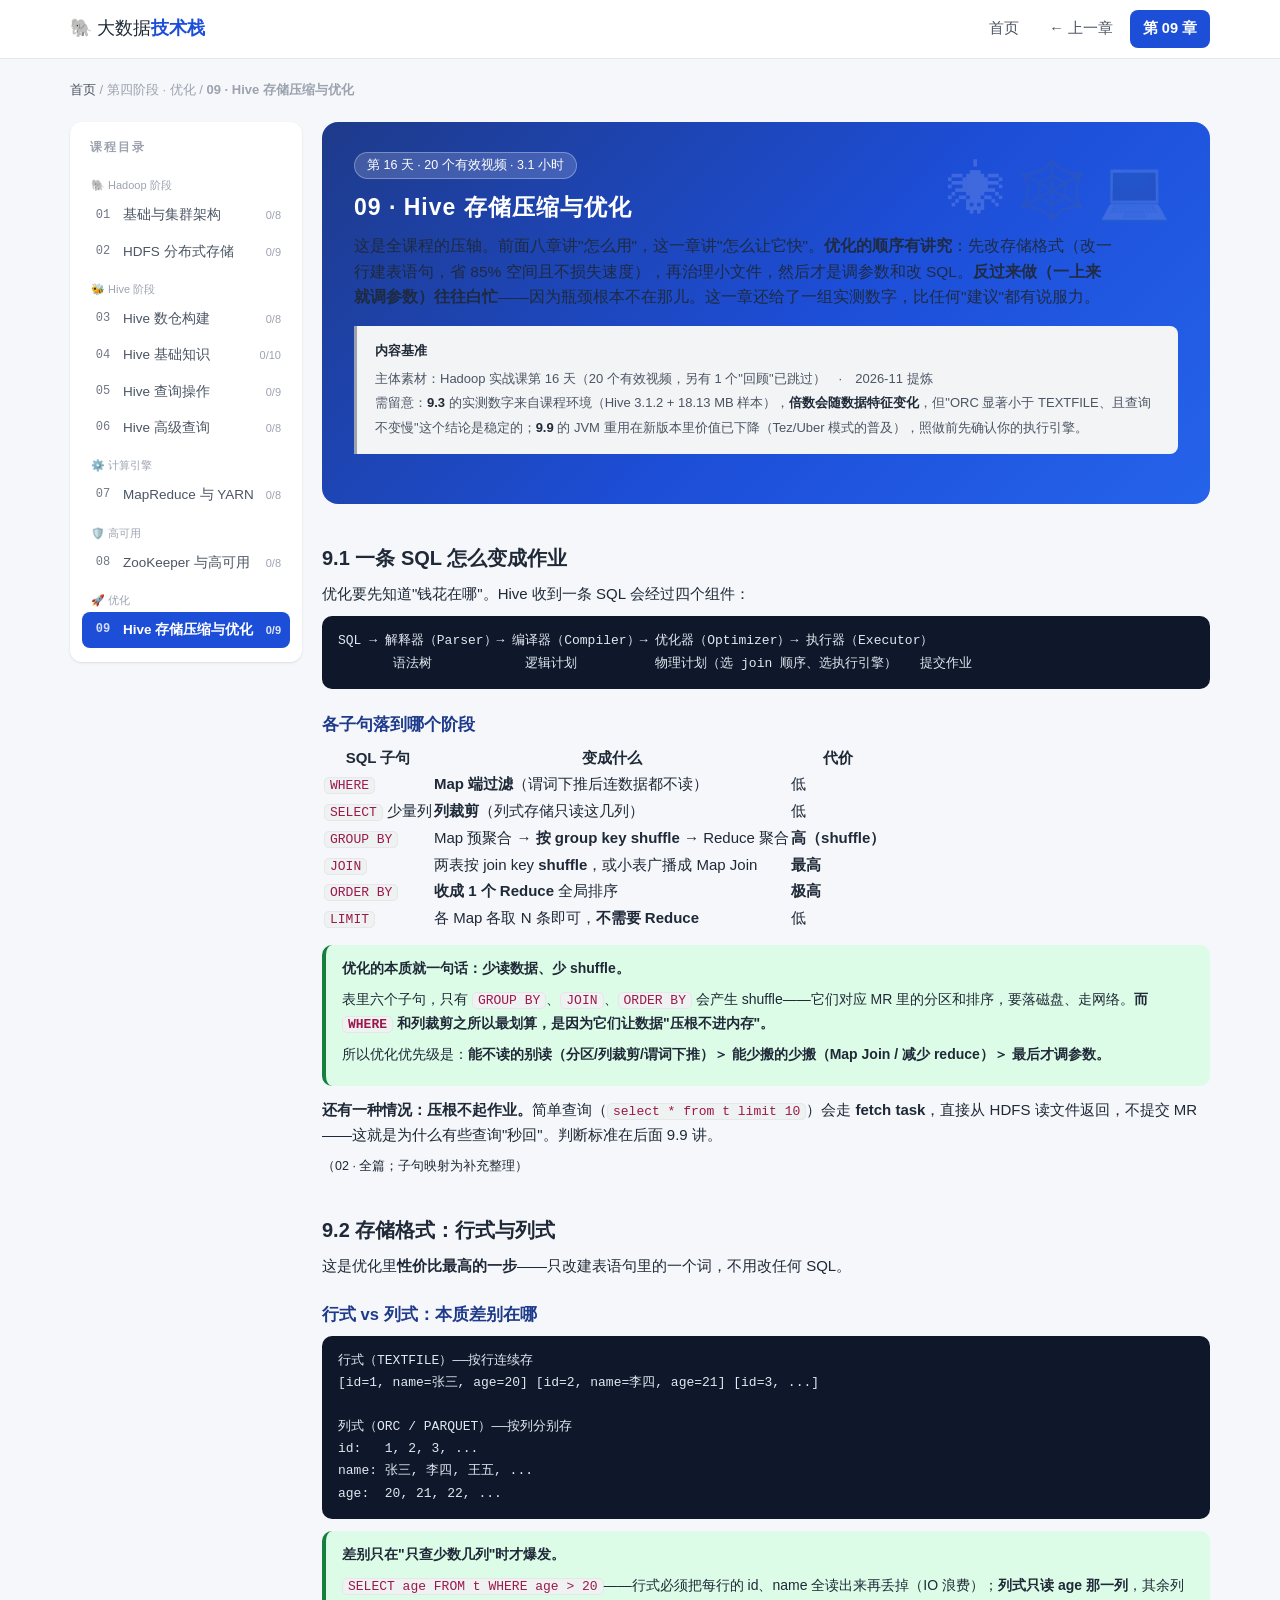
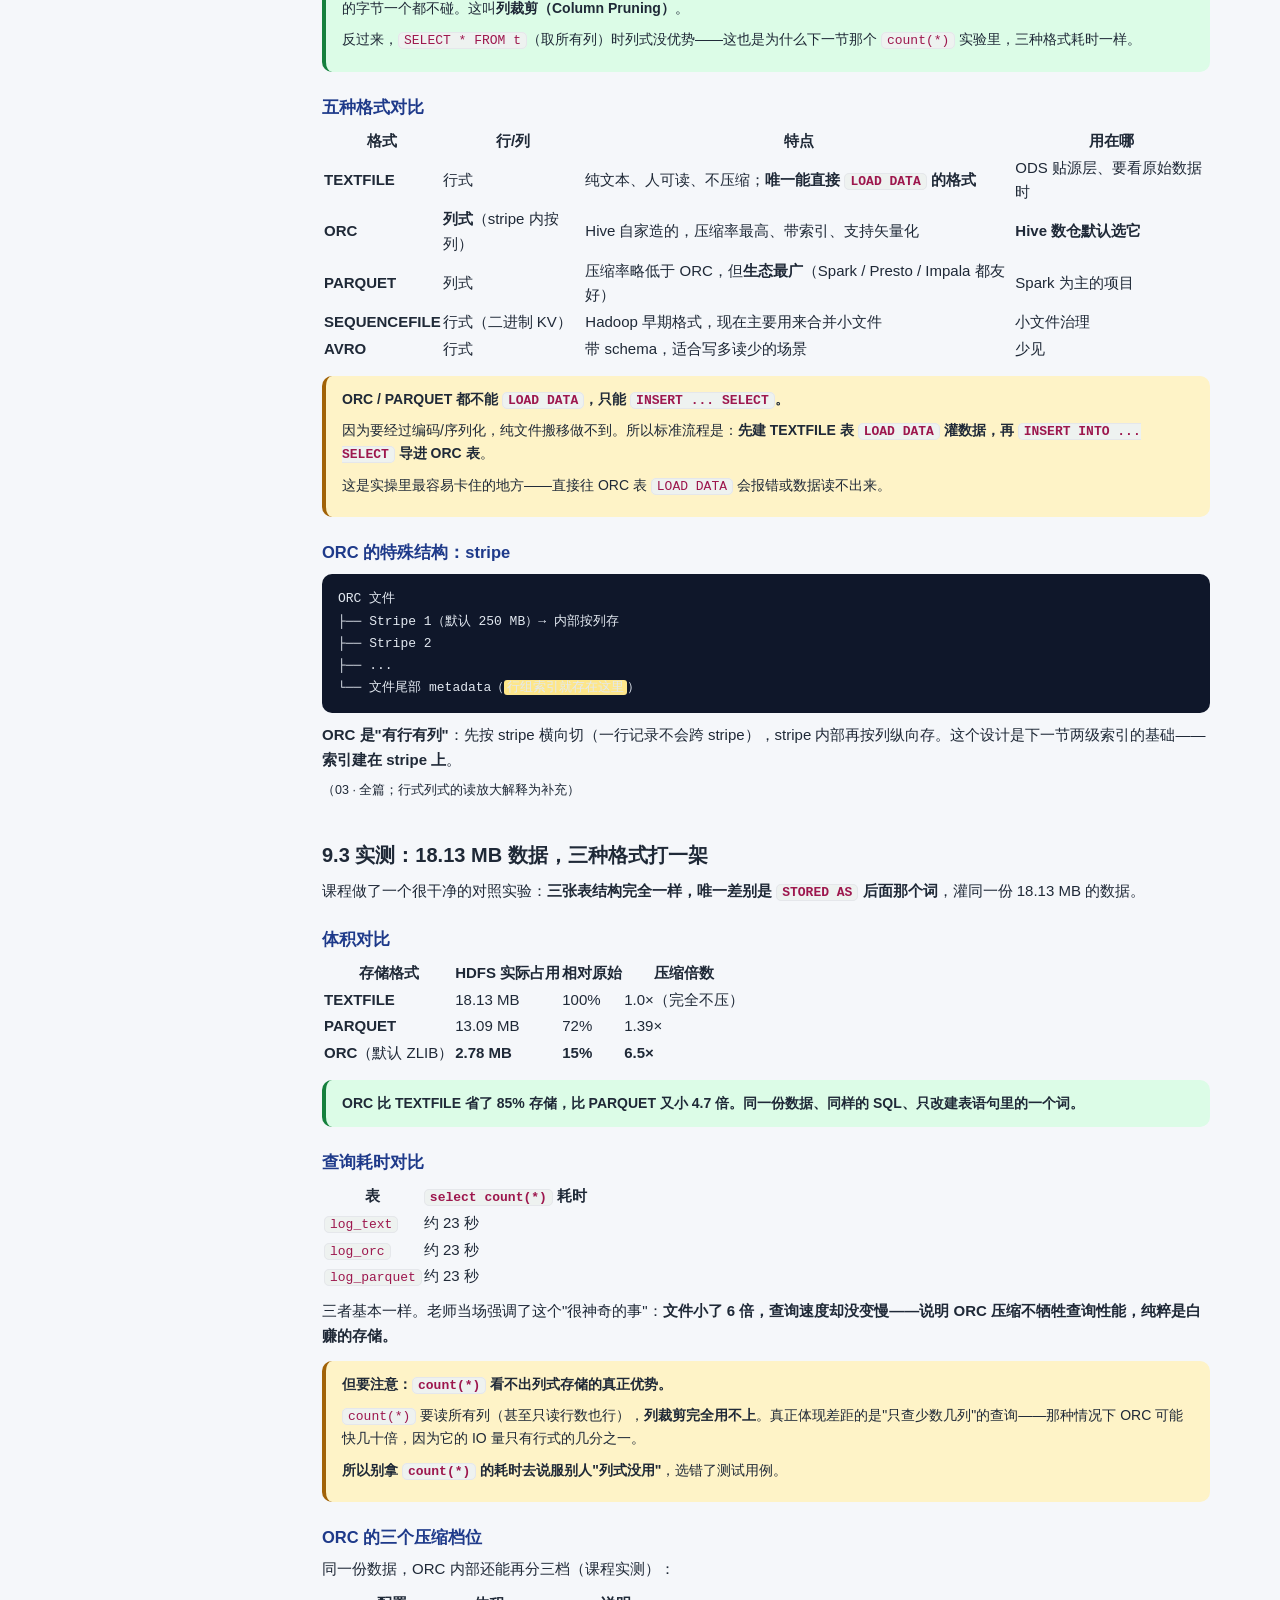
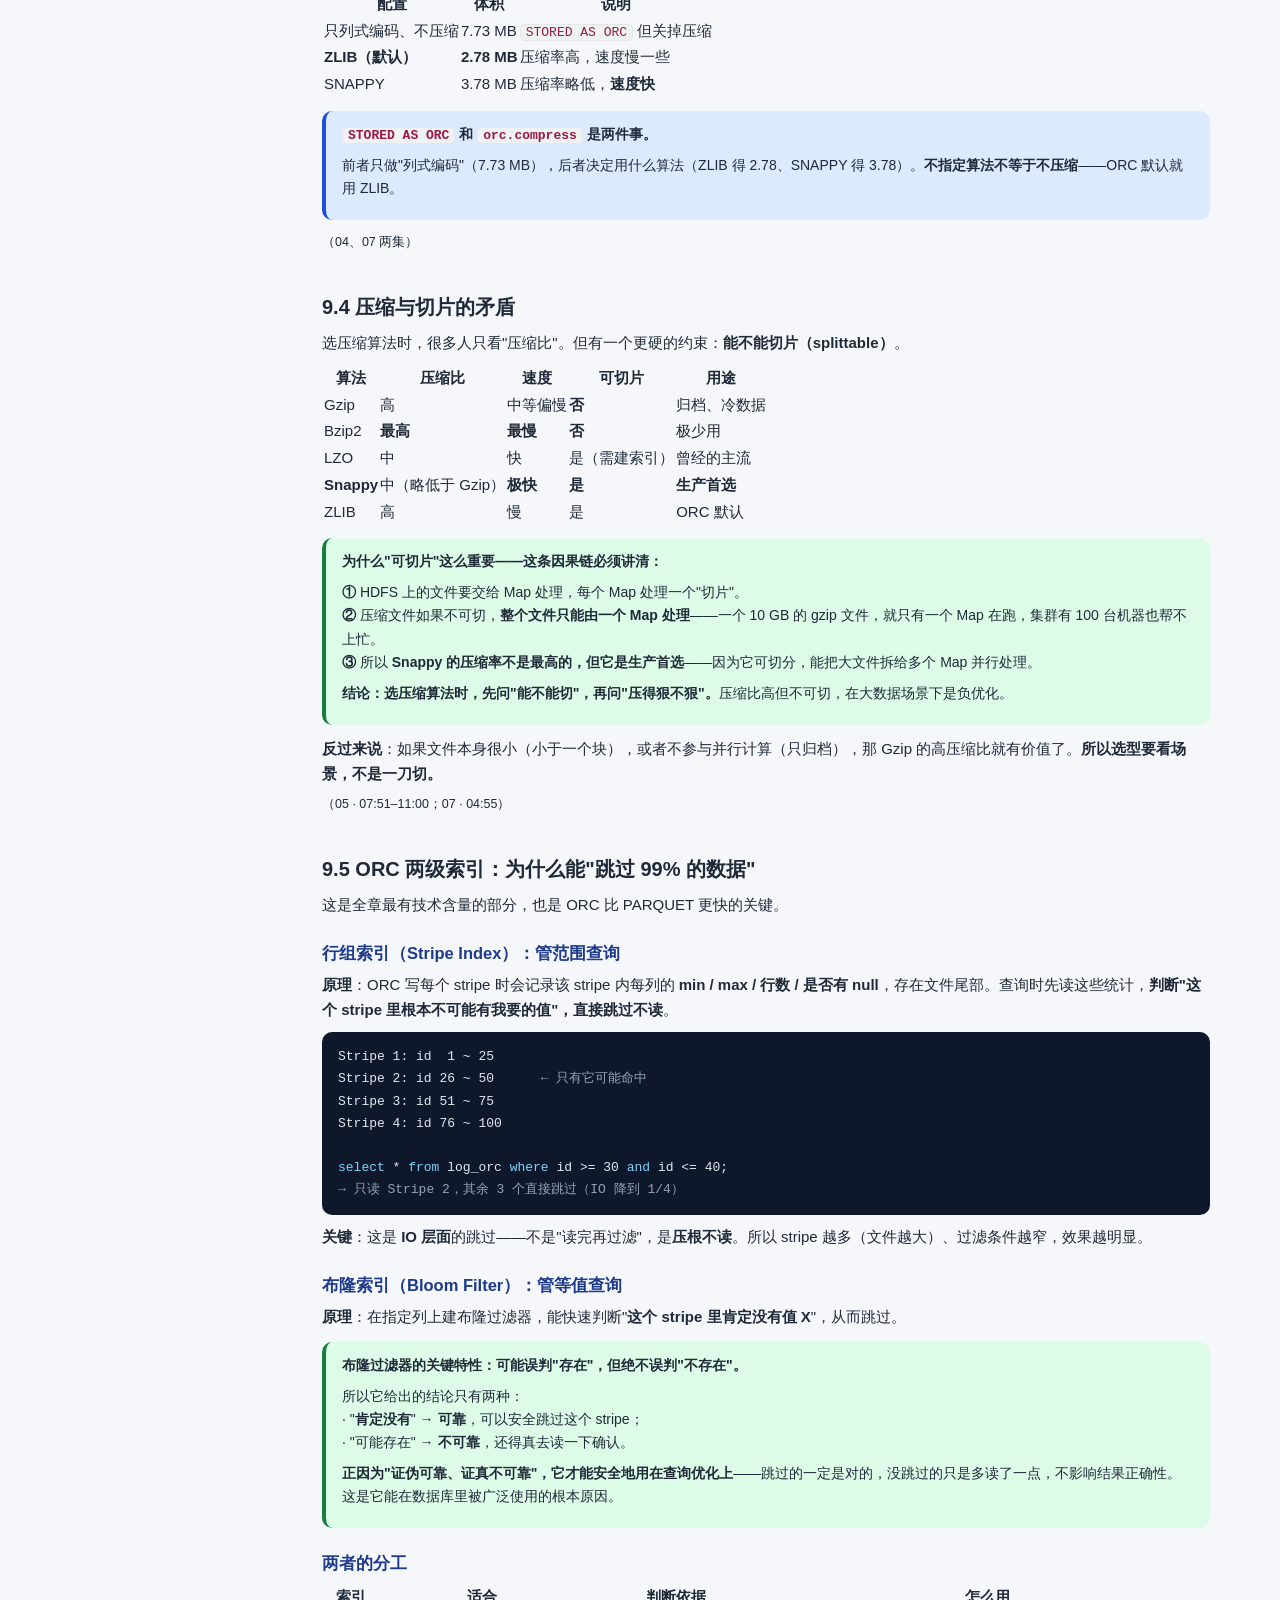
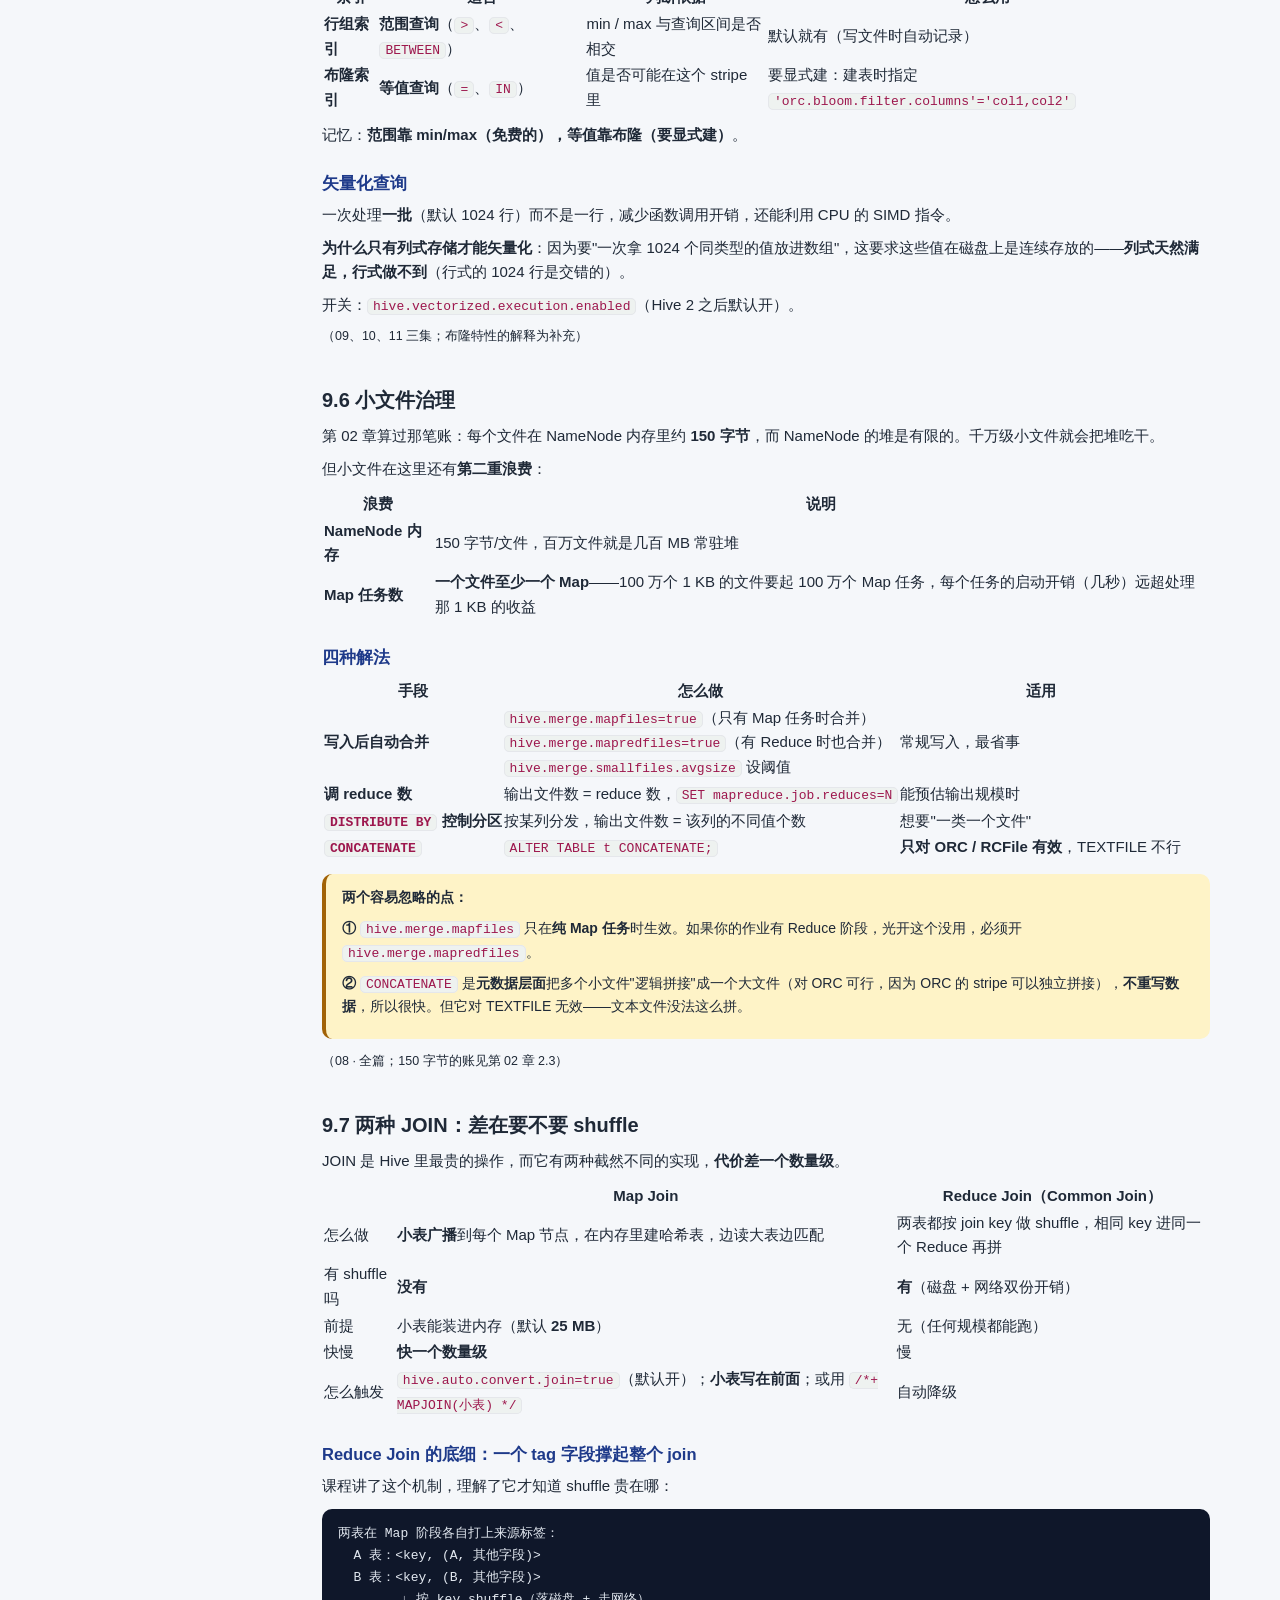
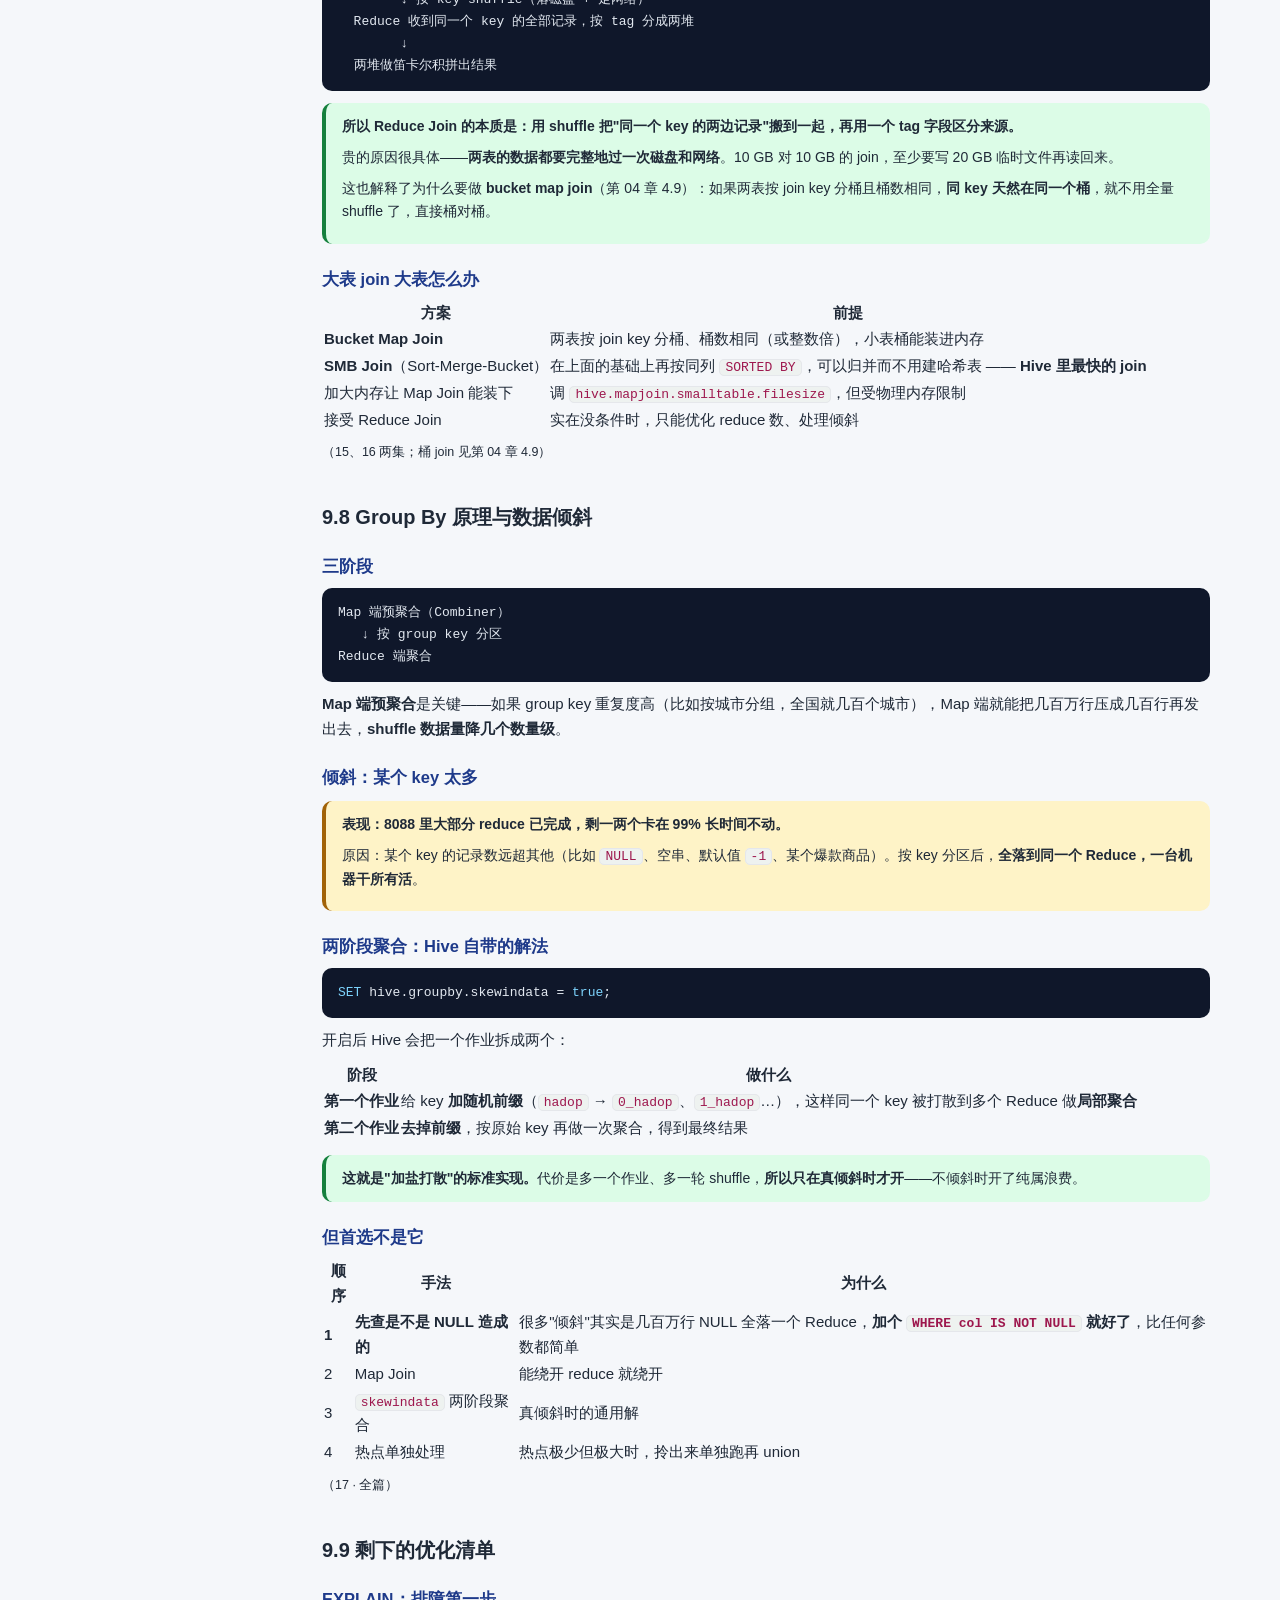
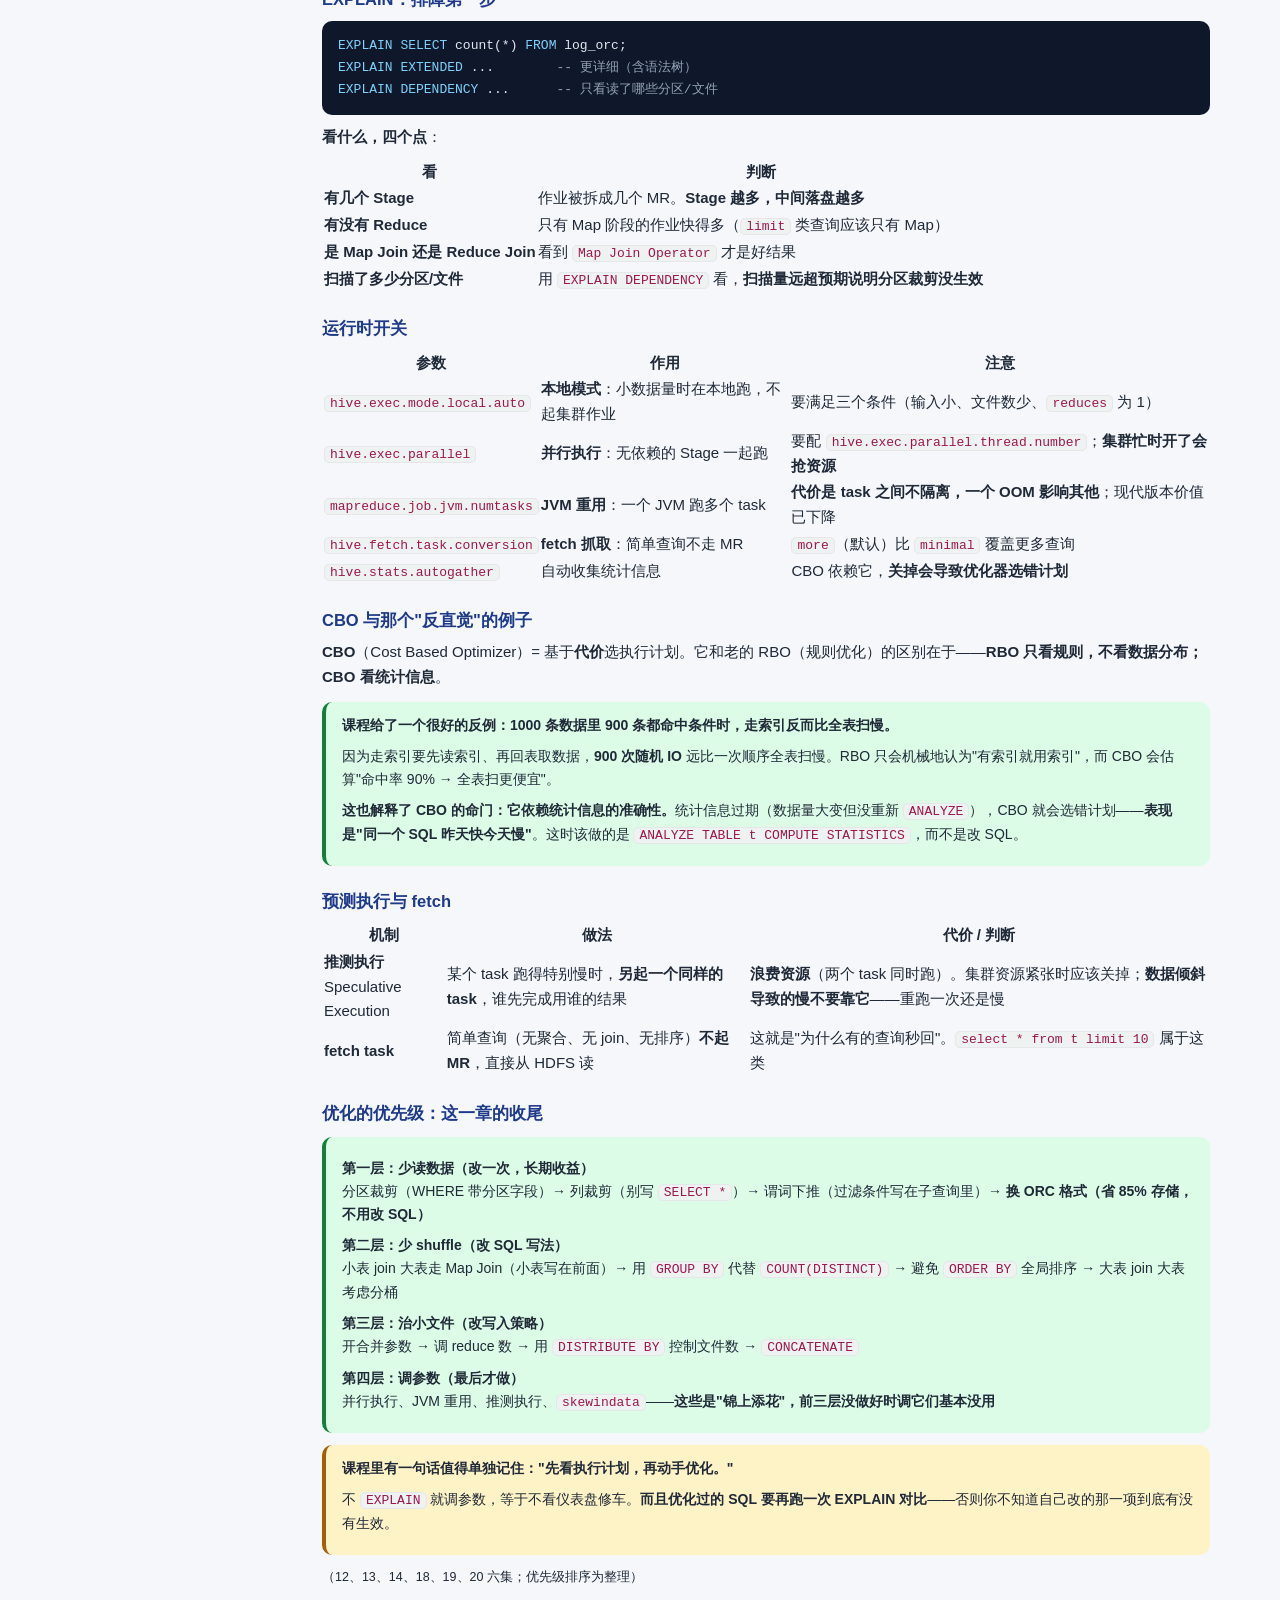
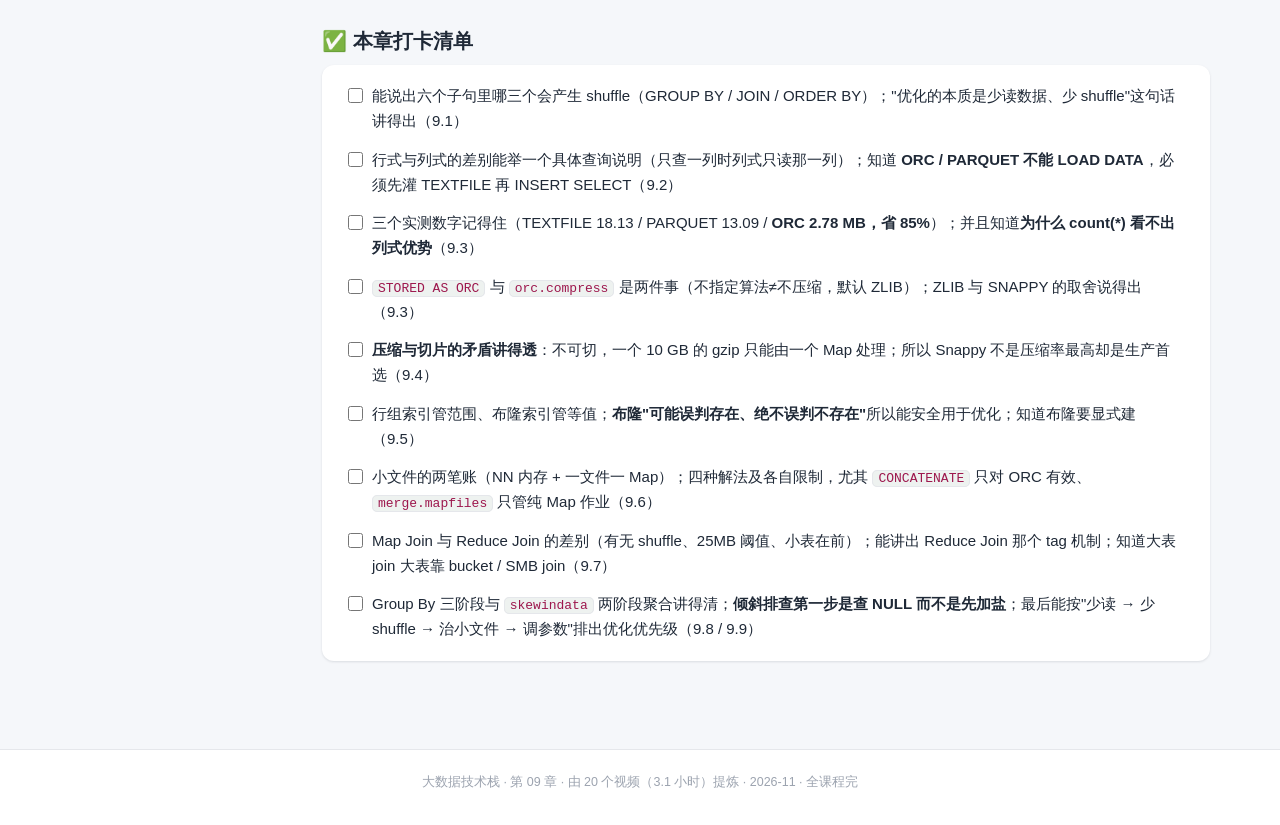
<file: ch09.html>
<!DOCTYPE html>
<html lang="zh-CN">
<head>
<meta charset="UTF-8">
<meta name="viewport" content="width=device-width, initial-scale=1.0">
<!-- ===== SECURITY-HARDENING 安全加固（勿删）：限制资源来源与外发，防点击劫持 ===== -->
<meta http-equiv="Content-Security-Policy" content="default-src 'self'; script-src 'self' 'unsafe-inline'; style-src 'self' 'unsafe-inline'; img-src 'self' data:; font-src 'self'; connect-src 'self'; media-src 'self'; object-src 'none'; base-uri 'none'; form-action 'none'; frame-src 'none'">
<meta name="referrer" content="strict-origin-when-cross-origin">
<script>
/* 防点击劫持：GitHub Pages 无法下发 X-Frame-Options，被第三方页面嵌套时自动跳出 */
(function () {
  if (window.top !== window.self) {
    try { window.top.location.href = window.self.location.href; }
    catch (e) { document.documentElement.innerHTML = ''; }
  }
})();
</script>
<!-- ===== SECURITY-HARDENING END ===== -->
<title>09 · Hive 存储压缩与优化 — 大数据技术栈</title>
<link rel="stylesheet" href="assets/style.css">
</head>
<body data-page="c09">

<header class="topbar">
  <div class="container topbar-inner">
    <a href="index.html" class="logo">🐘 大数据<b>技术栈</b></a>
    <nav class="nav">
      <a href="index.html" data-nav="home">首页</a>
      <a href="ch08.html" data-nav="c08">← 上一章</a>
      <a href="ch09.html" data-nav="c09" class="active">第 09 章</a>
    </nav>
  </div>
</header>

<main class="container app" style="padding-top:20px;padding-bottom:48px">
  <div class="crumb"><a href="index.html">首页</a> / 第四阶段 · 优化 / <b>09 · Hive 存储压缩与优化</b></div>
  <div class="layout">

    <aside class="chapnav">
      <div class="cap">课程目录</div>
      <div class="grp">🐘 Hadoop 阶段</div>
      <a href="ch01.html" data-nav="c01"><span class="no">01</span>基础与集群架构 <span class="pg" data-chapter-progress="c01">0/8</span></a>
      <a href="ch02.html" data-nav="c02"><span class="no">02</span>HDFS 分布式存储 <span class="pg" data-chapter-progress="c02">0/9</span></a>
      <div class="grp">🐝 Hive 阶段</div>
      <a href="ch03.html" data-nav="c03"><span class="no">03</span>Hive 数仓构建 <span class="pg" data-chapter-progress="c03">0/8</span></a>
      <a href="ch04.html" data-nav="c04"><span class="no">04</span>Hive 基础知识 <span class="pg" data-chapter-progress="c04">0/10</span></a>
      <a href="ch05.html" data-nav="c05"><span class="no">05</span>Hive 查询操作 <span class="pg" data-chapter-progress="c05">0/9</span></a>
      <a href="ch06.html" data-nav="c06"><span class="no">06</span>Hive 高级查询 <span class="pg" data-chapter-progress="c06">0/8</span></a>
      <div class="grp">⚙️ 计算引擎</div>
      <a href="ch07.html" data-nav="c07"><span class="no">07</span>MapReduce 与 YARN <span class="pg" data-chapter-progress="c07">0/8</span></a>
      <div class="grp">🛡️ 高可用</div>
      <a href="ch08.html" data-nav="c08"><span class="no">08</span>ZooKeeper 与高可用 <span class="pg" data-chapter-progress="c08">0/8</span></a>
      <div class="grp">🚀 优化</div>
      <a href="ch09.html" data-nav="c09" class="active"><span class="no">09</span>Hive 存储压缩与优化 <span class="pg" data-chapter-progress="c09">0/9</span></a>
    </aside>

    <div class="appmain doc">

      <section class="hero compact">
        <span class="tag">第 16 天 · 20 个有效视频 · 3.1 小时</span>
        <h1>09 · Hive 存储压缩与优化</h1>
        <p class="sub">这是全课程的压轴。前面八章讲"怎么用"，这一章讲"怎么让它快"。<b>优化的顺序有讲究</b>：先改存储格式（改一行建表语句，省 85% 空间且不损失速度），再治理小文件，然后才是调参数和改 SQL。<b>反过来做（一上来就调参数）往往白忙</b>——因为瓶颈根本不在那儿。这一章还给了一组实测数字，比任何"建议"都有说服力。</p>

        <div class="basis-note">
          <span class="bt">内容基准</span>
          <span class="bl">主体素材：Hadoop 实战课第 16 天（20 个有效视频，另有 1 个"回顾"已跳过）　·　2026-11 提炼</span>
          <span class="bl">需留意：<b>9.3</b> 的实测数字来自课程环境（Hive 3.1.2 + 18.13 MB 样本），<b>倍数会随数据特征变化</b>，但"ORC 显著小于 TEXTFILE、且查询不变慢"这个结论是稳定的；<b>9.9</b> 的 JVM 重用在新版本里价值已下降（Tez/Uber 模式的普及），照做前先确认你的执行引擎。</span>
        </div>
      </section>

      <!-- ============ 9.1 ============ -->
      <h2>9.1 一条 SQL 怎么变成作业</h2>

      <p>优化要先知道"钱花在哪"。Hive 收到一条 SQL 会经过四个组件：</p>

<pre class="code">SQL → 解释器（Parser）→ 编译器（Compiler）→ 优化器（Optimizer）→ 执行器（Executor）
       语法树            逻辑计划          物理计划（选 join 顺序、选执行引擎）   提交作业</pre>

      <h3>各子句落到哪个阶段</h3>

      <table>
        <thead><tr><th>SQL 子句</th><th>变成什么</th><th>代价</th></tr></thead>
        <tbody>
          <tr><td><code class="inline">WHERE</code></td><td><b>Map 端过滤</b>（谓词下推后连数据都不读）</td><td>低</td></tr>
          <tr><td><code class="inline">SELECT</code> 少量列</td><td><b>列裁剪</b>（列式存储只读这几列）</td><td>低</td></tr>
          <tr><td><code class="inline">GROUP BY</code></td><td>Map 预聚合 → <b>按 group key shuffle</b> → Reduce 聚合</td><td><b>高（shuffle）</b></td></tr>
          <tr><td><code class="inline">JOIN</code></td><td>两表按 join key <b>shuffle</b>，或小表广播成 Map Join</td><td><b>最高</b></td></tr>
          <tr><td><code class="inline">ORDER BY</code></td><td><b>收成 1 个 Reduce</b> 全局排序</td><td><b>极高</b></td></tr>
          <tr><td><code class="inline">LIMIT</code></td><td>各 Map 各取 N 条即可，<b>不需要 Reduce</b></td><td>低</td></tr>
        </tbody>
      </table>

      <div class="callout ok"><b>优化的本质就一句话：少读数据、少 shuffle。</b>
        <p>表里六个子句，只有 <code class="inline">GROUP BY</code>、<code class="inline">JOIN</code>、<code class="inline">ORDER BY</code> 会产生 shuffle——它们对应 MR 里的分区和排序，要落磁盘、走网络。<b>而 <code class="inline">WHERE</code> 和列裁剪之所以最划算，是因为它们让数据"压根不进内存"。</b></p>
        <p>所以优化优先级是：<b>能不读的别读（分区/列裁剪/谓词下推）＞ 能少搬的少搬（Map Join / 减少 reduce）＞ 最后才调参数。</b></p>
      </div>

      <p><b>还有一种情况：压根不起作业。</b>简单查询（<code class="inline">select * from t limit 10</code>）会走 <b>fetch task</b>，直接从 HDFS 读文件返回，不提交 MR——这就是为什么有些查询"秒回"。判断标准在后面 9.9 讲。</p>

      <p class="muted small">（02 · 全篇；子句映射为补充整理）</p>

      <!-- ============ 9.2 ============ -->
      <h2>9.2 存储格式：行式与列式</h2>

      <p>这是优化里<b>性价比最高的一步</b>——只改建表语句里的一个词，不用改任何 SQL。</p>

      <h3>行式 vs 列式：本质差别在哪</h3>

<pre class="code">行式（TEXTFILE）——按行连续存
[id=1, name=张三, age=20] [id=2, name=李四, age=21] [id=3, ...]

列式（ORC / PARQUET）——按列分别存
id:   1, 2, 3, ...
name: 张三, 李四, 王五, ...
age:  20, 21, 22, ...</pre>

      <div class="callout ok"><b>差别只在"只查少数几列"时才爆发。</b>
        <p><code class="inline">SELECT age FROM t WHERE age &gt; 20</code>——行式必须把每行的 id、name 全读出来再丢掉（IO 浪费）；<b>列式只读 age 那一列</b>，其余列的字节一个都不碰。这叫<b>列裁剪（Column Pruning）</b>。</p>
        <p>反过来，<code class="inline">SELECT * FROM t</code>（取所有列）时列式没优势——这也是为什么下一节那个 <code class="inline">count(*)</code> 实验里，三种格式耗时一样。</p>
      </div>

      <h3>五种格式对比</h3>

      <table>
        <thead><tr><th>格式</th><th>行/列</th><th>特点</th><th>用在哪</th></tr></thead>
        <tbody>
          <tr><td><b>TEXTFILE</b></td><td>行式</td><td>纯文本、人可读、不压缩；<b>唯一能直接 <code class="inline">LOAD DATA</code> 的格式</b></td><td>ODS 贴源层、要看原始数据时</td></tr>
          <tr><td><b>ORC</b></td><td><b>列式</b>（stripe 内按列）</td><td>Hive 自家造的，压缩率最高、带索引、支持矢量化</td><td><b>Hive 数仓默认选它</b></td></tr>
          <tr><td><b>PARQUET</b></td><td>列式</td><td>压缩率略低于 ORC，但<b>生态最广</b>（Spark / Presto / Impala 都友好）</td><td>Spark 为主的项目</td></tr>
          <tr><td><b>SEQUENCEFILE</b></td><td>行式（二进制 KV）</td><td>Hadoop 早期格式，现在主要用来合并小文件</td><td>小文件治理</td></tr>
          <tr><td><b>AVRO</b></td><td>行式</td><td>带 schema，适合写多读少的场景</td><td>少见</td></tr>
        </tbody>
      </table>

      <div class="callout warn"><b>ORC / PARQUET 都不能 <code class="inline">LOAD DATA</code>，只能 <code class="inline">INSERT ... SELECT</code>。</b>
        <p>因为要经过编码/序列化，纯文件搬移做不到。所以标准流程是：<b>先建 TEXTFILE 表 <code class="inline">LOAD DATA</code> 灌数据，再 <code class="inline">INSERT INTO ... SELECT</code> 导进 ORC 表</b>。</p>
        <p>这是实操里最容易卡住的地方——直接往 ORC 表 <code class="inline">LOAD DATA</code> 会报错或数据读不出来。</p>
      </div>

      <h3>ORC 的特殊结构：stripe</h3>

<pre class="code">ORC 文件
├── Stripe 1（默认 250 MB）→ 内部按列存
├── Stripe 2
├── ...
└── 文件尾部 metadata（<span class="hl">行组索引就存在这里</span>）</pre>

      <p><b>ORC 是"有行有列"</b>：先按 stripe 横向切（一行记录不会跨 stripe），stripe 内部再按列纵向存。这个设计是下一节两级索引的基础——<b>索引建在 stripe 上</b>。</p>

      <p class="muted small">（03 · 全篇；行式列式的读放大解释为补充）</p>

      <!-- ============ 9.3 ============ -->
      <h2>9.3 实测：18.13 MB 数据，三种格式打一架</h2>

      <p>课程做了一个很干净的对照实验：<b>三张表结构完全一样，唯一差别是 <code class="inline">STORED AS</code> 后面那个词</b>，灌同一份 18.13 MB 的数据。</p>

      <h3>体积对比</h3>

      <table>
        <thead><tr><th>存储格式</th><th>HDFS 实际占用</th><th>相对原始</th><th>压缩倍数</th></tr></thead>
        <tbody>
          <tr><td><b>TEXTFILE</b></td><td>18.13 MB</td><td>100%</td><td>1.0×（完全不压）</td></tr>
          <tr><td><b>PARQUET</b></td><td>13.09 MB</td><td>72%</td><td>1.39×</td></tr>
          <tr><td><b>ORC</b>（默认 ZLIB）</td><td><b>2.78 MB</b></td><td><b>15%</b></td><td><b>6.5×</b></td></tr>
        </tbody>
      </table>

      <div class="callout ok"><b>ORC 比 TEXTFILE 省了 85% 存储，比 PARQUET 又小 4.7 倍。同一份数据、同样的 SQL、只改建表语句里的一个词。</b></div>

      <h3>查询耗时对比</h3>

      <table>
        <thead><tr><th>表</th><th><code class="inline">select count(*)</code> 耗时</th></tr></thead>
        <tbody>
          <tr><td><code class="inline">log_text</code></td><td>约 23 秒</td></tr>
          <tr><td><code class="inline">log_orc</code></td><td>约 23 秒</td></tr>
          <tr><td><code class="inline">log_parquet</code></td><td>约 23 秒</td></tr>
        </tbody>
      </table>

      <p>三者基本一样。老师当场强调了这个"很神奇的事"：<b>文件小了 6 倍，查询速度却没变慢——说明 ORC 压缩不牺牲查询性能，纯粹是白赚的存储。</b></p>

      <div class="callout warn"><b>但要注意：<code class="inline">count(*)</code> 看不出列式存储的真正优势。</b>
        <p><code class="inline">count(*)</code> 要读所有列（甚至只读行数也行），<b>列裁剪完全用不上</b>。真正体现差距的是"只查少数几列"的查询——那种情况下 ORC 可能快几十倍，因为它的 IO 量只有行式的几分之一。</p>
        <p><b>所以别拿 <code class="inline">count(*)</code> 的耗时去说服别人"列式没用"</b>，选错了测试用例。</p>
      </div>

      <h3>ORC 的三个压缩档位</h3>

      <p>同一份数据，ORC 内部还能再分三档（课程实测）：</p>

      <table>
        <thead><tr><th>配置</th><th>体积</th><th>说明</th></tr></thead>
        <tbody>
          <tr><td>只列式编码、不压缩</td><td>7.73 MB</td><td><code class="inline">STORED AS ORC</code> 但关掉压缩</td></tr>
          <tr><td><b>ZLIB（默认）</b></td><td><b>2.78 MB</b></td><td>压缩率高，速度慢一些</td></tr>
          <tr><td>SNAPPY</td><td>3.78 MB</td><td>压缩率略低，<b>速度快</b></td></tr>
        </tbody>
      </table>

      <div class="callout info"><b><code class="inline">STORED AS ORC</code> 和 <code class="inline">orc.compress</code> 是两件事。</b>
        <p>前者只做"列式编码"（7.73 MB），后者决定用什么算法（ZLIB 得 2.78、SNAPPY 得 3.78）。<b>不指定算法不等于不压缩</b>——ORC 默认就用 ZLIB。</p>
      </div>

      <p class="muted small">（04、07 两集）</p>

      <!-- ============ 9.4 ============ -->
      <h2>9.4 压缩与切片的矛盾</h2>

      <p>选压缩算法时，很多人只看"压缩比"。但有一个更硬的约束：<b>能不能切片（splittable）</b>。</p>

      <table>
        <thead><tr><th>算法</th><th>压缩比</th><th>速度</th><th><b>可切片</b></th><th>用途</th></tr></thead>
        <tbody>
          <tr><td>Gzip</td><td>高</td><td>中等偏慢</td><td><b>否</b></td><td>归档、冷数据</td></tr>
          <tr><td>Bzip2</td><td><b>最高</b></td><td><b>最慢</b></td><td><b>否</b></td><td>极少用</td></tr>
          <tr><td>LZO</td><td>中</td><td>快</td><td>是（需建索引）</td><td>曾经的主流</td></tr>
          <tr><td><b>Snappy</b></td><td>中（略低于 Gzip）</td><td><b>极快</b></td><td><b>是</b></td><td><b>生产首选</b></td></tr>
          <tr><td>ZLIB</td><td>高</td><td>慢</td><td>是</td><td>ORC 默认</td></tr>
        </tbody>
      </table>

      <div class="callout ok"><b>为什么"可切片"这么重要——这条因果链必须讲清：</b>
        <p><b>①</b> HDFS 上的文件要交给 Map 处理，每个 Map 处理一个"切片"。<br>
        <b>②</b> 压缩文件如果不可切，<b>整个文件只能由一个 Map 处理</b>——一个 10 GB 的 gzip 文件，就只有一个 Map 在跑，集群有 100 台机器也帮不上忙。<br>
        <b>③</b> 所以 <b>Snappy 的压缩率不是最高的，但它是生产首选</b>——因为它可切分，能把大文件拆给多个 Map 并行处理。</p>
        <p><b>结论：选压缩算法时，先问"能不能切"，再问"压得狠不狠"。</b>压缩比高但不可切，在大数据场景下是负优化。</p>
      </div>

      <p><b>反过来说</b>：如果文件本身很小（小于一个块），或者不参与并行计算（只归档），那 Gzip 的高压缩比就有价值了。<b>所以选型要看场景，不是一刀切。</b></p>

      <p class="muted small">（05 · 07:51–11:00；07 · 04:55）</p>

      <!-- ============ 9.5 ============ -->
      <h2>9.5 ORC 两级索引：为什么能"跳过 99% 的数据"</h2>

      <p>这是全章最有技术含量的部分，也是 ORC 比 PARQUET 更快的关键。</p>

      <h3>行组索引（Stripe Index）：管范围查询</h3>

      <p><b>原理</b>：ORC 写每个 stripe 时会记录该 stripe 内每列的 <b>min / max / 行数 / 是否有 null</b>，存在文件尾部。查询时先读这些统计，<b>判断"这个 stripe 里根本不可能有我要的值"，直接跳过不读</b>。</p>

<pre class="code">Stripe 1: id  1 ~ 25
Stripe 2: id 26 ~ 50      <span class="cm">← 只有它可能命中</span>
Stripe 3: id 51 ~ 75
Stripe 4: id 76 ~ 100

<span class="kw">select</span> * <span class="kw">from</span> log_orc <span class="kw">where</span> id &gt;= 30 <span class="kw">and</span> id &lt;= 40;
<span class="cm">→ 只读 Stripe 2，其余 3 个直接跳过（IO 降到 1/4）</span></pre>

      <p><b>关键</b>：这是 <b>IO 层面</b>的跳过——不是"读完再过滤"，是<b>压根不读</b>。所以 stripe 越多（文件越大）、过滤条件越窄，效果越明显。</p>

      <h3>布隆索引（Bloom Filter）：管等值查询</h3>

      <p><b>原理</b>：在指定列上建布隆过滤器，能快速判断"<b>这个 stripe 里肯定没有值 X</b>"，从而跳过。</p>

      <div class="callout ok"><b>布隆过滤器的关键特性：可能误判"存在"，但绝不误判"不存在"。</b>
        <p>所以它给出的结论只有两种：<br>
        · "<b>肯定没有</b>" → <b>可靠</b>，可以安全跳过这个 stripe；<br>
        · "可能存在" → <b>不可靠</b>，还得真去读一下确认。</p>
        <p><b>正因为"证伪可靠、证真不可靠"，它才能安全地用在查询优化上</b>——跳过的一定是对的，没跳过的只是多读了一点，不影响结果正确性。这是它能在数据库里被广泛使用的根本原因。</p>
      </div>

      <h3>两者的分工</h3>

      <table>
        <thead><tr><th>索引</th><th>适合</th><th>判断依据</th><th>怎么用</th></tr></thead>
        <tbody>
          <tr><td><b>行组索引</b></td><td><b>范围查询</b>（<code class="inline">&gt;</code>、<code class="inline">&lt;</code>、<code class="inline">BETWEEN</code>）</td><td>min / max 与查询区间是否相交</td><td>默认就有（写文件时自动记录）</td></tr>
          <tr><td><b>布隆索引</b></td><td><b>等值查询</b>（<code class="inline">=</code>、<code class="inline">IN</code>）</td><td>值是否可能在这个 stripe 里</td><td>要显式建：建表时指定 <code class="inline">'orc.bloom.filter.columns'='col1,col2'</code></td></tr>
        </tbody>
      </table>

      <p>记忆：<b>范围靠 min/max（免费的），等值靠布隆（要显式建）</b>。</p>

      <h3>矢量化查询</h3>

      <p>一次处理<b>一批</b>（默认 1024 行）而不是一行，减少函数调用开销，还能利用 CPU 的 SIMD 指令。</p>

      <p><b>为什么只有列式存储才能矢量化</b>：因为要"一次拿 1024 个同类型的值放进数组"，这要求这些值在磁盘上是连续存放的——<b>列式天然满足，行式做不到</b>（行式的 1024 行是交错的）。</p>

      <p>开关：<code class="inline">hive.vectorized.execution.enabled</code>（Hive 2 之后默认开）。</p>

      <p class="muted small">（09、10、11 三集；布隆特性的解释为补充）</p>

      <!-- ============ 9.6 ============ -->
      <h2>9.6 小文件治理</h2>

      <p>第 02 章算过那笔账：每个文件在 NameNode 内存里约 <b>150 字节</b>，而 NameNode 的堆是有限的。千万级小文件就会把堆吃干。</p>

      <p>但小文件在这里还有<b>第二重浪费</b>：</p>

      <table>
        <thead><tr><th>浪费</th><th>说明</th></tr></thead>
        <tbody>
          <tr><td><b>NameNode 内存</b></td><td>150 字节/文件，百万文件就是几百 MB 常驻堆</td></tr>
          <tr><td><b>Map 任务数</b></td><td><b>一个文件至少一个 Map</b>——100 万个 1 KB 的文件要起 100 万个 Map 任务，每个任务的启动开销（几秒）远超处理那 1 KB 的收益</td></tr>
        </tbody>
      </table>

      <h3>四种解法</h3>

      <table>
        <thead><tr><th>手段</th><th>怎么做</th><th>适用</th></tr></thead>
        <tbody>
          <tr><td><b>写入后自动合并</b></td><td><code class="inline">hive.merge.mapfiles=true</code>（只有 Map 任务时合并）<br><code class="inline">hive.merge.mapredfiles=true</code>（有 Reduce 时也合并）<br><code class="inline">hive.merge.smallfiles.avgsize</code> 设阈值</td><td>常规写入，最省事</td></tr>
          <tr><td><b>调 reduce 数</b></td><td>输出文件数 = reduce 数，<code class="inline">SET mapreduce.job.reduces=N</code></td><td>能预估输出规模时</td></tr>
          <tr><td><b><code class="inline">DISTRIBUTE BY</code> 控制分区</b></td><td>按某列分发，输出文件数 = 该列的不同值个数</td><td>想要"一类一个文件"</td></tr>
          <tr><td><b><code class="inline">CONCATENATE</code></b></td><td><code class="inline">ALTER TABLE t CONCATENATE;</code></td><td><b>只对 ORC / RCFile 有效</b>，TEXTFILE 不行</td></tr>
        </tbody>
      </table>

      <div class="callout warn"><b>两个容易忽略的点：</b>
        <p><b>①</b> <code class="inline">hive.merge.mapfiles</code> 只在<b>纯 Map 任务</b>时生效。如果你的作业有 Reduce 阶段，光开这个没用，必须开 <code class="inline">hive.merge.mapredfiles</code>。</p>
        <p><b>②</b> <code class="inline">CONCATENATE</code> 是<b>元数据层面</b>把多个小文件"逻辑拼接"成一个大文件（对 ORC 可行，因为 ORC 的 stripe 可以独立拼接），<b>不重写数据</b>，所以很快。但它对 TEXTFILE 无效——文本文件没法这么拼。</p>
      </div>

      <p class="muted small">（08 · 全篇；150 字节的账见第 02 章 2.3）</p>

      <!-- ============ 9.7 ============ -->
      <h2>9.7 两种 JOIN：差在要不要 shuffle</h2>

      <p>JOIN 是 Hive 里最贵的操作，而它有两种截然不同的实现，<b>代价差一个数量级</b>。</p>

      <table>
        <thead><tr><th></th><th><b>Map Join</b></th><th><b>Reduce Join</b>（Common Join）</th></tr></thead>
        <tbody>
          <tr><td>怎么做</td><td><b>小表广播</b>到每个 Map 节点，在内存里建哈希表，边读大表边匹配</td><td>两表都按 join key 做 shuffle，相同 key 进同一个 Reduce 再拼</td></tr>
          <tr><td>有 shuffle 吗</td><td><b>没有</b></td><td><b>有</b>（磁盘 + 网络双份开销）</td></tr>
          <tr><td>前提</td><td>小表能装进内存（默认 <b>25 MB</b>）</td><td>无（任何规模都能跑）</td></tr>
          <tr><td>快慢</td><td><b>快一个数量级</b></td><td>慢</td></tr>
          <tr><td>怎么触发</td><td><code class="inline">hive.auto.convert.join=true</code>（默认开）；<b>小表写在前面</b>；或用 <code class="inline">/*+ MAPJOIN(小表) */</code></td><td>自动降级</td></tr>
        </tbody>
      </table>

      <h3>Reduce Join 的底细：一个 tag 字段撑起整个 join</h3>

      <p>课程讲了这个机制，理解了它才知道 shuffle 贵在哪：</p>

<pre class="code">两表在 Map 阶段各自打上来源标签：
  A 表：&lt;key, (A, 其他字段)&gt;
  B 表：&lt;key, (B, 其他字段)&gt;
        ↓ 按 key shuffle（落磁盘 + 走网络）
  Reduce 收到同一个 key 的全部记录，按 tag 分成两堆
        ↓
  两堆做笛卡尔积拼出结果</pre>

      <div class="callout ok"><b>所以 Reduce Join 的本质是：用 shuffle 把"同一个 key 的两边记录"搬到一起，再用一个 tag 字段区分来源。</b>
        <p>贵的原因很具体——<b>两表的数据都要完整地过一次磁盘和网络</b>。10 GB 对 10 GB 的 join，至少要写 20 GB 临时文件再读回来。</p>
        <p>这也解释了为什么要做 <b>bucket map join</b>（第 04 章 4.9）：如果两表按 join key 分桶且桶数相同，<b>同 key 天然在同一个桶</b>，就不用全量 shuffle 了，直接桶对桶。</p>
      </div>

      <h3>大表 join 大表怎么办</h3>

      <table>
        <thead><tr><th>方案</th><th>前提</th></tr></thead>
        <tbody>
          <tr><td><b>Bucket Map Join</b></td><td>两表按 join key 分桶、桶数相同（或整数倍），小表桶能装进内存</td></tr>
          <tr><td><b>SMB Join</b>（Sort-Merge-Bucket）</td><td>在上面的基础上再按同列 <code class="inline">SORTED BY</code>，可以归并而不用建哈希表 —— <b>Hive 里最快的 join</b></td></tr>
          <tr><td>加大内存让 Map Join 能装下</td><td>调 <code class="inline">hive.mapjoin.smalltable.filesize</code>，但受物理内存限制</td></tr>
          <tr><td>接受 Reduce Join</td><td>实在没条件时，只能优化 reduce 数、处理倾斜</td></tr>
        </tbody>
      </table>

      <p class="muted small">（15、16 两集；桶 join 见第 04 章 4.9）</p>

      <!-- ============ 9.8 ============ -->
      <h2>9.8 Group By 原理与数据倾斜</h2>

      <h3>三阶段</h3>

<pre class="code">Map 端预聚合（Combiner）
   ↓ 按 group key 分区
Reduce 端聚合</pre>

      <p><b>Map 端预聚合</b>是关键——如果 group key 重复度高（比如按城市分组，全国就几百个城市），Map 端就能把几百万行压成几百行再发出去，<b>shuffle 数据量降几个数量级</b>。</p>

      <h3>倾斜：某个 key 太多</h3>

      <div class="callout warn"><b>表现：8088 里大部分 reduce 已完成，剩一两个卡在 99% 长时间不动。</b>
        <p>原因：某个 key 的记录数远超其他（比如 <code class="inline">NULL</code>、空串、默认值 <code class="inline">-1</code>、某个爆款商品）。按 key 分区后，<b>全落到同一个 Reduce，一台机器干所有活</b>。</p>
      </div>

      <h3>两阶段聚合：Hive 自带的解法</h3>

      <pre class="code"><span class="kw">SET</span> hive.groupby.skewindata = <span class="kw">true</span>;</pre>

      <p>开启后 Hive 会把一个作业拆成两个：</p>

      <table>
        <thead><tr><th>阶段</th><th>做什么</th></tr></thead>
        <tbody>
          <tr><td><b>第一个作业</b></td><td>给 key <b>加随机前缀</b>（<code class="inline">hadop</code> → <code class="inline">0_hadop</code>、<code class="inline">1_hadop</code>…），这样同一个 key 被打散到多个 Reduce 做<b>局部聚合</b></td></tr>
          <tr><td><b>第二个作业</b></td><td><b>去掉前缀</b>，按原始 key 再做一次聚合，得到最终结果</td></tr>
        </tbody>
      </table>

      <div class="callout ok"><b>这就是"加盐打散"的标准实现。</b>代价是多一个作业、多一轮 shuffle，<b>所以只在真倾斜时才开</b>——不倾斜时开了纯属浪费。</div>

      <h3>但首选不是它</h3>

      <table>
        <thead><tr><th>顺序</th><th>手法</th><th>为什么</th></tr></thead>
        <tbody>
          <tr><td><b>1</b></td><td><b>先查是不是 NULL 造成的</b></td><td>很多"倾斜"其实是几百万行 NULL 全落一个 Reduce，<b>加个 <code class="inline">WHERE col IS NOT NULL</code> 就好了</b>，比任何参数都简单</td></tr>
          <tr><td>2</td><td>Map Join</td><td>能绕开 reduce 就绕开</td></tr>
          <tr><td>3</td><td><code class="inline">skewindata</code> 两阶段聚合</td><td>真倾斜时的通用解</td></tr>
          <tr><td>4</td><td>热点单独处理</td><td>热点极少但极大时，拎出来单独跑再 union</td></tr>
        </tbody>
      </table>

      <p class="muted small">（17 · 全篇）</p>

      <!-- ============ 9.9 ============ -->
      <h2>9.9 剩下的优化清单</h2>

      <h3>EXPLAIN：排障第一步</h3>

<pre class="code"><span class="kw">EXPLAIN</span> <span class="kw">SELECT</span> count(*) <span class="kw">FROM</span> log_orc;
<span class="kw">EXPLAIN EXTENDED</span> ...        <span class="cm">-- 更详细（含语法树）</span>
<span class="kw">EXPLAIN DEPENDENCY</span> ...      <span class="cm">-- 只看读了哪些分区/文件</span></pre>

      <p><b>看什么，四个点</b>：</p>

      <table>
        <thead><tr><th>看</th><th>判断</th></tr></thead>
        <tbody>
          <tr><td><b>有几个 Stage</b></td><td>作业被拆成几个 MR。<b>Stage 越多，中间落盘越多</b></td></tr>
          <tr><td><b>有没有 Reduce</b></td><td>只有 Map 阶段的作业快得多（<code class="inline">limit</code> 类查询应该只有 Map）</td></tr>
          <tr><td><b>是 Map Join 还是 Reduce Join</b></td><td>看到 <code class="inline">Map Join Operator</code> 才是好结果</td></tr>
          <tr><td><b>扫描了多少分区/文件</b></td><td>用 <code class="inline">EXPLAIN DEPENDENCY</code> 看，<b>扫描量远超预期说明分区裁剪没生效</b></td></tr>
        </tbody>
      </table>

      <h3>运行时开关</h3>

      <table>
        <thead><tr><th>参数</th><th>作用</th><th>注意</th></tr></thead>
        <tbody>
          <tr><td><code class="inline">hive.exec.mode.local.auto</code></td><td><b>本地模式</b>：小数据量时在本地跑，不起集群作业</td><td>要满足三个条件（输入小、文件数少、<code class="inline">reduces</code> 为 1）</td></tr>
          <tr><td><code class="inline">hive.exec.parallel</code></td><td><b>并行执行</b>：无依赖的 Stage 一起跑</td><td>要配 <code class="inline">hive.exec.parallel.thread.number</code>；<b>集群忙时开了会抢资源</b></td></tr>
          <tr><td><code class="inline">mapreduce.job.jvm.numtasks</code></td><td><b>JVM 重用</b>：一个 JVM 跑多个 task</td><td><b>代价是 task 之间不隔离，一个 OOM 影响其他</b>；现代版本价值已下降</td></tr>
          <tr><td><code class="inline">hive.fetch.task.conversion</code></td><td><b>fetch 抓取</b>：简单查询不走 MR</td><td><code class="inline">more</code>（默认）比 <code class="inline">minimal</code> 覆盖更多查询</td></tr>
          <tr><td><code class="inline">hive.stats.autogather</code></td><td>自动收集统计信息</td><td>CBO 依赖它，<b>关掉会导致优化器选错计划</b></td></tr>
        </tbody>
      </table>

      <h3>CBO 与那个"反直觉"的例子</h3>

      <p><b>CBO</b>（Cost Based Optimizer）= 基于<b>代价</b>选执行计划。它和老的 RBO（规则优化）的区别在于——<b>RBO 只看规则，不看数据分布；CBO 看统计信息</b>。</p>

      <div class="callout ok"><b>课程给了一个很好的反例：1000 条数据里 900 条都命中条件时，走索引反而比全表扫慢。</b>
        <p>因为走索引要先读索引、再回表取数据，<b>900 次随机 IO</b> 远比一次顺序全表扫慢。RBO 只会机械地认为"有索引就用索引"，而 CBO 会估算"命中率 90% → 全表扫更便宜"。</p>
        <p><b>这也解释了 CBO 的命门：它依赖统计信息的准确性。</b>统计信息过期（数据量大变但没重新 <code class="inline">ANALYZE</code>），CBO 就会选错计划——<b>表现是"同一个 SQL 昨天快今天慢"</b>。这时该做的是 <code class="inline">ANALYZE TABLE t COMPUTE STATISTICS</code>，而不是改 SQL。</p>
      </div>

      <h3>预测执行与 fetch</h3>

      <table>
        <thead><tr><th>机制</th><th>做法</th><th>代价 / 判断</th></tr></thead>
        <tbody>
          <tr><td><b>推测执行</b><br>Speculative Execution</td><td>某个 task 跑得特别慢时，<b>另起一个同样的 task</b>，谁先完成用谁的结果</td><td><b>浪费资源</b>（两个 task 同时跑）。集群资源紧张时应该关掉；<b>数据倾斜导致的慢不要靠它</b>——重跑一次还是慢</td></tr>
          <tr><td><b>fetch task</b></td><td>简单查询（无聚合、无 join、无排序）<b>不起 MR</b>，直接从 HDFS 读</td><td>这就是"为什么有的查询秒回"。<code class="inline">select * from t limit 10</code> 属于这类</td></tr>
        </tbody>
      </table>

      <h3>优化的优先级：这一章的收尾</h3>

      <div class="callout ok">
        <p><b>第一层：少读数据（改一次，长期收益）</b><br>
        分区裁剪（WHERE 带分区字段）→ 列裁剪（别写 <code class="inline">SELECT *</code>）→ 谓词下推（过滤条件写在子查询里）→ <b>换 ORC 格式（省 85% 存储，不用改 SQL）</b></p>

        <p><b>第二层：少 shuffle（改 SQL 写法）</b><br>
        小表 join 大表走 Map Join（小表写在前面）→ 用 <code class="inline">GROUP BY</code> 代替 <code class="inline">COUNT(DISTINCT)</code> → 避免 <code class="inline">ORDER BY</code> 全局排序 → 大表 join 大表考虑分桶</p>

        <p><b>第三层：治小文件（改写入策略）</b><br>
        开合并参数 → 调 reduce 数 → 用 <code class="inline">DISTRIBUTE BY</code> 控制文件数 → <code class="inline">CONCATENATE</code></p>

        <p><b>第四层：调参数（最后才做）</b><br>
        并行执行、JVM 重用、推测执行、<code class="inline">skewindata</code>——<b>这些是"锦上添花"，前三层没做好时调它们基本没用</b></p>
      </div>

      <div class="callout warn"><b>课程里有一句话值得单独记住："先看执行计划，再动手优化。"</b>
        <p>不 <code class="inline">EXPLAIN</code> 就调参数，等于不看仪表盘修车。<b>而且优化过的 SQL 要再跑一次 EXPLAIN 对比</b>——否则你不知道自己改的那一项到底有没有生效。</p>
      </div>

      <p class="muted small">（12、13、14、18、19、20 六集；优先级排序为整理）</p>

      <!-- ============ 打卡 ============ -->
      <h2>✅ 本章打卡清单</h2>
      <div class="checklist-card check">
        <label><input type="checkbox" id="c09-1" data-persist><span>能说出六个子句里哪三个会产生 shuffle（GROUP BY / JOIN / ORDER BY）；"优化的本质是少读数据、少 shuffle"这句话讲得出（9.1）</span></label>
        <label><input type="checkbox" id="c09-2" data-persist><span>行式与列式的差别能举一个具体查询说明（只查一列时列式只读那一列）；知道 <b>ORC / PARQUET 不能 LOAD DATA</b>，必须先灌 TEXTFILE 再 INSERT SELECT（9.2）</span></label>
        <label><input type="checkbox" id="c09-3" data-persist><span>三个实测数字记得住（TEXTFILE 18.13 / PARQUET 13.09 / <b>ORC 2.78 MB，省 85%</b>）；并且知道<b>为什么 count(*) 看不出列式优势</b>（9.3）</span></label>
        <label><input type="checkbox" id="c09-4" data-persist><span><code class="inline">STORED AS ORC</code> 与 <code class="inline">orc.compress</code> 是两件事（不指定算法≠不压缩，默认 ZLIB）；ZLIB 与 SNAPPY 的取舍说得出（9.3）</span></label>
        <label><input type="checkbox" id="c09-5" data-persist><span><b>压缩与切片的矛盾讲得透</b>：不可切，一个 10 GB 的 gzip 只能由一个 Map 处理；所以 Snappy 不是压缩率最高却是生产首选（9.4）</span></label>
        <label><input type="checkbox" id="c09-6" data-persist><span>行组索引管范围、布隆索引管等值；<b>布隆"可能误判存在、绝不误判不存在"</b>所以能安全用于优化；知道布隆要显式建（9.5）</span></label>
        <label><input type="checkbox" id="c09-7" data-persist><span>小文件的两笔账（NN 内存 + 一文件一 Map）；四种解法及各自限制，尤其 <code class="inline">CONCATENATE</code> 只对 ORC 有效、<code class="inline">merge.mapfiles</code> 只管纯 Map 作业（9.6）</span></label>
        <label><input type="checkbox" id="c09-8" data-persist><span>Map Join 与 Reduce Join 的差别（有无 shuffle、25MB 阈值、小表在前）；能讲出 Reduce Join 那个 tag 机制；知道大表 join 大表靠 bucket / SMB join（9.7）</span></label>
        <label><input type="checkbox" id="c09-9" data-persist><span>Group By 三阶段与 <code class="inline">skewindata</code> 两阶段聚合讲得清；<b>倾斜排查第一步是查 NULL 而不是先加盐</b>；最后能按"少读 → 少 shuffle → 治小文件 → 调参数"排出优化优先级（9.8 / 9.9）</span></label>
      </div>

    </div>
  </div>
</main>

<footer class="footer">
  <div class="container">
    <p class="muted small">大数据技术栈 · 第 09 章 · 由 20 个视频（3.1 小时）提炼 · 2026-11 · 全课程完</p>
  </div>
</footer>

<script src="assets/app.js"></script>
</body>
</html>
</file>
<file: assets/style.css>
/* 大数据技术栈 · 设计语言对齐"408大观园"（蓝色主色 / 白卡片 / chip徽章体系），组件兼容动画课堂与互动实验室 */
:root {
  --primary: #1d4ed8;
  --primary-dark: #1e3a8a;
  --primary-light: #dbeafe;
  --ink: #1f2937;
  --ink-2: #4b5563;
  --ink-3: #9ca3af;
  --bg: #f5f7fa;
  --surface: #ffffff;
  --line: #e5e7eb;
  --radius: 12px;
  --shadow: 0 1px 3px rgba(15, 23, 42, .08), 0 1px 2px rgba(15, 23, 42, .04);
  --red: #b91c1c; --red-bg: #fee2e2;
  --orange: #c2410c; --orange-bg: #ffedd5;
  --amber: #a16207; --amber-bg: #fef3c7;
  --green: #15803d; --green-bg: #dcfce7;
  --gray: #4b5563; --gray-bg: #f3f4f6;
  --blue: #1d4ed8; --blue-bg: #dbeafe;
  --violet: #6d28d9; --violet-bg: #ede9fe;
  --code-bg: #0f172a; --code-ink: #e2e8f0;
  --brand: var(--primary);
}
* { box-sizing: border-box; margin: 0; padding: 0; }
html { scroll-behavior: smooth; }
body {
  font-family: -apple-system, BlinkMacSystemFont, "Segoe UI", "PingFang SC", "Hiragino Sans GB", "Microsoft YaHei", sans-serif;
  background: var(--bg); color: var(--ink); font-size: 15px; line-height: 1.65;
}
a { color: var(--primary); text-decoration: none; }
a:hover { color: var(--primary-dark); }
.container { max-width: 1180px; margin: 0 auto; padding: 0 20px; }
.muted { color: var(--ink-3); }
.small { font-size: 12.5px; }
h1, h2, h3, h4 { line-height: 1.4; }

/* ---------- topbar ---------- */
.topbar { background: var(--surface); border-bottom: 1px solid var(--line); position: sticky; top: 0; z-index: 50; }
.topbar-inner { display: flex; align-items: center; justify-content: space-between; height: 58px; gap: 16px; }
.logo { font-size: 18px; color: var(--ink); font-weight: 500; white-space: nowrap; }
.logo b { color: var(--primary); font-weight: 800; }
.nav { display: flex; gap: 4px; flex-wrap: wrap; }
.nav a { padding: 7px 13px; border-radius: 8px; color: var(--ink-2); font-size: 14.5px; }
.nav a:hover { background: var(--primary-light); color: var(--primary-dark); }
.nav a.active { background: var(--primary); color: #fff; font-weight: 600; }
.footer { border-top: 1px solid var(--line); margin-top: 40px; padding: 22px 20px 40px; text-align: center; color: var(--ink-3); font-size: 13px; background: var(--surface); }
.footer p + p { margin-top: 4px; }

/* ---------- hero ---------- */
.hero { background: linear-gradient(135deg, #1e3a8a 0%, #1d4ed8 55%, #2563eb 100%); border-radius: 16px; color: #fff; padding: 44px 40px; position: relative; overflow: hidden; }
.hero::after { content: "🕷🕸️💻"; position: absolute; right: 30px; top: 20px; font-size: 58px; opacity: .15; letter-spacing: 10px; }
.hero h1 { font-size: 32px; letter-spacing: 1px; }
.hero p.sub { margin-top: 10px; font-size: 15.5px; opacity: .92; max-width: 760px; }
.hero .tips { margin-top: 14px; font-size: 13px; opacity: .8; }
.hero .tag { display: inline-block; background: rgba(255,255,255,.16); border: 1px solid rgba(255,255,255,.3); padding: 2px 12px; border-radius: 999px; font-size: 12.5px; margin-bottom: 12px; }
.hero .pwrap .progress { background: rgba(255,255,255,.22); }
.hero .plabel { color: rgba(255,255,255,.92); }
.hero.compact { padding: 30px 32px; }
.hero.compact h1 { font-size: 23px; }

/* ---------- 章节布局（侧边章节目录 + 正文） ---------- */
.layout { display: grid; grid-template-columns: 232px 1fr; gap: 20px; align-items: start; margin-top: 22px; }
@media (max-width: 900px) { .layout { grid-template-columns: 1fr; } }
.chapnav { background: var(--surface); border-radius: var(--radius); box-shadow: var(--shadow); padding: 14px 12px; position: sticky; top: 72px; }
.chapnav .cap { font-size: 12px; color: var(--ink-3); font-weight: 700; letter-spacing: 2px; padding: 2px 8px 8px; }
.chapnav a { display: flex; align-items: center; gap: 8px; padding: 7px 9px; border-radius: 8px; color: var(--ink-2); font-size: 13.5px; }
.chapnav a:hover { background: var(--primary-light); color: var(--primary-dark); }
.chapnav a.active { background: var(--primary); color: #fff; font-weight: 600; }
.chapnav a .no { font-family: Consolas, monospace; font-size: 12px; width: 24px; text-align: center; flex: none; opacity: .8; }
.chapnav a .pg { margin-left: auto; font-size: 11px; color: var(--ink-3); font-variant-numeric: tabular-nums; }
.chapnav a.active .pg { color: rgba(255,255,255,.85); }
.chapnav .grp { font-size: 11px; color: var(--ink-3); padding: 10px 9px 3px; }
.appmain { min-width: 0; }

/* ---------- 章节/文档排版 ---------- */
.doc h2 { font-size: 20px; margin: 34px 0 10px; padding-top: 6px; }
.doc h2:first-child { margin-top: 0; }
.doc h3 { font-size: 16.5px; margin: 24px 0 8px; color: var(--primary-dark); }
.doc h4 { font-size: 15px; margin: 16px 0 6px; }
.doc p { margin: 8px 0; color: var(--ink); }
.doc ul, .doc ol { margin: 8px 0 8px 22px; }
.doc li { margin: 4px 0; }
.doc .lead { color: var(--ink-2); }
.goal-box, .connect-box, .book-box {
  border-radius: var(--radius); padding: 14px 18px; margin: 14px 0; font-size: 14px; box-shadow: var(--shadow); background: var(--surface);
}
.goal-box { border-left: 4px solid var(--primary); }
.connect-box { border-left: 4px solid var(--violet); background: linear-gradient(0deg, #fff, #fff); }
.connect-box .bx-title { color: var(--violet); }
.book-box { border-left: 4px solid var(--amber); }
.bx-title { font-weight: 700; font-size: 13.5px; margin-bottom: 6px; display: flex; align-items: center; gap: 6px; }
.goal-box .bx-title { color: var(--primary-dark); }
.book-box .bx-title { color: var(--amber); }
.pitfall { background: var(--red-bg); border-left: 4px solid var(--red); border-radius: 10px; padding: 12px 16px; margin: 12px 0; font-size: 14px; }
.pitfall b:first-child { color: var(--red); }
.callout { border-radius: 10px; padding: 12px 16px; margin: 12px 0; font-size: 14px; }
.callout.info { background: var(--primary-light); border-left: 4px solid var(--primary); }
.callout.warn { background: var(--amber-bg); border-left: 4px solid var(--amber); }
.callout.ok { background: var(--green-bg); border-left: 4px solid var(--green); }

/* ---------- chips / badges ---------- */
.chip { display: inline-block; padding: 2px 10px; border-radius: 999px; font-size: 12px; margin: 2px 4px 2px 0; background: var(--gray-bg); color: var(--gray); }
.chip.tbook { background: var(--amber-bg); color: var(--amber); font-weight: 600; }
.chip.tconnect { background: var(--violet-bg); color: var(--violet); font-weight: 600; }
.chip.tlab { background: var(--primary-light); color: var(--primary-dark); font-weight: 600; }
.chip.tanim { background: var(--blue-bg); color: var(--blue); font-weight: 600; }
.chip.tnew { background: var(--green-bg); color: var(--green); font-weight: 600; }

/* ---------- 内容基准（时效标记） ---------- */
.chip.ts-now { background: var(--green-bg); color: var(--green); font-weight: 600; }
.chip.ts-check { background: var(--amber-bg); color: var(--amber); font-weight: 600; }
.chip.ts-old { background: var(--red-bg); color: var(--red); font-weight: 600; }
.basis-note {
  margin: 16px 0 20px; padding: 13px 16px 13px 18px;
  background: var(--gray-bg); border-left: 3px solid var(--ink-3);
  border-radius: 0 8px 8px 0; font-size: 13px; line-height: 1.9; color: var(--ink-2);
}
.basis-note .bt { display: block; font-weight: 600; color: var(--ink); margin-bottom: 3px; font-size: 13px; }
.basis-note .bl { display: block; }
.basis-note b { color: var(--ink); }
.basis-note .sep { color: var(--ink-3); margin: 0 6px; }
.basis-note code.inline { background: var(--surface); border-color: var(--line); color: var(--ink); font-size: 12px; }
.badge { display: inline-block; padding: 3px 9px; border-radius: 8px; font-size: 12.5px; font-weight: 700; white-space: nowrap; }
.b-green { background: var(--green-bg); color: var(--green); }
.b-amber { background: var(--amber-bg); color: var(--amber); }
.b-orange { background: var(--orange-bg); color: var(--orange); }
.b-red { background: var(--red-bg); color: var(--red); }
.b-gray { background: var(--gray-bg); color: var(--gray); }
.b-blue { background: var(--blue-bg); color: var(--blue); }
.b-violet { background: var(--violet-bg); color: var(--violet); }

/* ---------- code ---------- */
pre.code {
  background: var(--code-bg); color: var(--code-ink);
  border-radius: 10px; padding: 14px 16px; overflow-x: auto;
  font-family: Consolas, "Cascadia Code", "Courier New", monospace;
  font-size: 13px; line-height: 1.7; margin: 10px 0;
}
pre.code .cm { color: #94a3b8; }
pre.code .kw { color: #7dd3fc; }
pre.code .st { color: #fbbf24; }
pre.code .fn { color: #f0abfc; }
.code-title { display: inline-block; background: #1e293b; color: #cbd5e1; font-size: 12px; font-family: Consolas, monospace; border-radius: 8px 8px 0 0; padding: 4px 14px; margin: 10px 0 -10px; }
code.inline { background: #eef2f0; border: 1px solid var(--line); border-radius: 5px; padding: 0 5px; font-family: Consolas, monospace; font-size: 13px; color: #9d174d; }

/* ---------- tables ---------- */
.tbl-wrap { background: var(--surface); border-radius: var(--radius); box-shadow: var(--shadow); overflow-x: auto; margin: 12px 0; }
table.tbl { width: 100%; border-collapse: collapse; font-size: 13.5px; min-width: 560px; }
.tbl th { text-align: left; padding: 10px 12px; background: #f8faf9; color: var(--ink-2); font-weight: 600; border-bottom: 1px solid var(--line); white-space: nowrap; }
.tbl td { padding: 10px 12px; border-bottom: 1px solid #f1f5f4; vertical-align: top; }
.tbl tr:last-child td { border-bottom: none; }
.tbl tbody tr:hover { background: #f8fbfa; }
.tbl code.inline { white-space: nowrap; }

/* ---------- 进度 / 打卡 ---------- */
.pwrap { display: flex; align-items: center; gap: 12px; margin: 12px 0; }
.progress { flex: 1; height: 10px; background: #e5e7eb; border-radius: 999px; overflow: hidden; }
.progress .fill { height: 100%; width: 0; background: var(--primary); border-radius: 999px; transition: width .35s; }
.plabel { font-size: 13px; color: var(--ink-2); white-space: nowrap; font-variant-numeric: tabular-nums; }
.check label { display: flex; gap: 9px; align-items: flex-start; padding: 7px 10px; border-radius: 9px; cursor: pointer; }
.check label:hover { background: var(--primary-light); }
.check input { margin-top: 4px; accent-color: var(--primary); width: 15px; height: 15px; flex: none; }
.check input:checked + span { color: var(--ink-3); }
.checklist-card { background: var(--surface); border-radius: var(--radius); box-shadow: var(--shadow); padding: 12px 16px; }

/* ---------- 按钮 / 翻页 ---------- */
.btn { display: inline-flex; align-items: center; gap: 6px; background: var(--surface); color: var(--ink); border: 1px solid var(--line); border-radius: 9px; padding: 7px 15px; font-size: 14px; cursor: pointer; }
.btn:hover { border-color: var(--primary); color: var(--primary); }
.btn.primary { background: var(--primary); border-color: var(--primary); color: #fff; }
.btn.primary:hover { opacity: .92; color: #fff; }
.btn.sm { padding: 3px 10px; font-size: 13px; border-radius: 7px; }
.btn:disabled { opacity: .45; cursor: not-allowed; }
.pager { display: flex; justify-content: space-between; gap: 10px; margin-top: 34px; flex-wrap: wrap; }
.crumb { font-size: 13px; color: var(--ink-3); margin-bottom: 10px; }
.crumb a { color: var(--ink-2); }

/* ---------- 练习题（details） ---------- */
details.qa { background: var(--surface); border-radius: var(--radius); box-shadow: var(--shadow); margin: 12px 0; overflow: hidden; }
details.qa summary { padding: 13px 18px; cursor: pointer; font-weight: 600; list-style: none; display: flex; gap: 10px; align-items: baseline; user-select: none; }
details.qa summary::-webkit-details-marker { display: none; }
details.qa summary .qno { color: var(--primary); font-family: Consolas, monospace; font-weight: 800; flex: none; }
details.qa summary .lv { margin-left: auto; flex: none; }
details.qa[open] summary { border-bottom: 1px solid var(--line); background: #f8fbfa; }
details.qa .qa-body { padding: 14px 18px; font-size: 14px; }
details.qa .qa-body .ans { border-top: 1px dashed var(--line); margin-top: 10px; padding-top: 10px; }
details.acc { border: 1px solid var(--line); border-radius: 10px; background: var(--surface); margin-bottom: 10px; overflow: hidden; }
details.acc summary { padding: 11px 16px; cursor: pointer; font-weight: 600; list-style: none; display: flex; align-items: center; gap: 10px; user-select: none; }
details.acc summary::-webkit-details-marker { display: none; }
details.acc summary::before { content: "+"; color: var(--primary); font-weight: 700; width: 14px; }
details.acc[open] summary::before { content: "−"; }
details.acc[open] summary { border-bottom: 1px solid var(--line); background: var(--primary-light); }
details.acc .acc-body { padding: 12px 16px; font-size: 14px; }

/* ---------- tabs ---------- */
.tabs { display: flex; gap: 6px; flex-wrap: wrap; margin-bottom: 12px; }
.tabs .tab { border: 1px solid var(--line); background: var(--surface); color: var(--ink-2); border-radius: 999px; padding: 5px 15px; font-size: 14px; cursor: pointer; }
.tabs .tab.active { background: var(--primary); border-color: var(--primary); color: #fff; }
.tabpanel[hidden] { display: none; }

/* ---------- 通用小部件（互动实验室） ---------- */
.lab-card { background: var(--surface); border-radius: var(--radius); box-shadow: var(--shadow); padding: 18px 20px; margin: 14px 0; }
.lab-card > h3 { margin-bottom: 6px; }
.grid2 { display: grid; grid-template-columns: 1fr 1fr; gap: 16px; }
@media (max-width: 800px) { .grid2 { grid-template-columns: 1fr; } }
.opts { display: flex; flex-wrap: wrap; gap: 8px; margin: 10px 0; }
.opt { border: 1px solid var(--line); background: var(--surface); border-radius: 9px; padding: 6px 14px; font-size: 14px; cursor: pointer; }
.opt:hover { border-color: var(--primary); }
.opt.correct { background: var(--green-bg); border-color: var(--green); color: var(--green); font-weight: 600; }
.opt.wrong { background: var(--red-bg); border-color: var(--red); color: var(--red); }
.explain { border-radius: 9px; padding: 10px 14px; font-size: 13.5px; margin-top: 8px; background: #f1f5f9; border-left: 4px solid var(--primary); }
.explain.good { background: var(--green-bg); border-left-color: var(--green); }
.explain.bad { background: var(--red-bg); border-left-color: var(--red); }
.switchline { display: flex; align-items: center; gap: 9px; padding: 7px 4px; cursor: pointer; }
.switchline input { accent-color: var(--primary); width: 16px; height: 16px; }
.switchline .hint { color: var(--ink-3); font-size: 12.5px; }
.req-view { font-family: Consolas, monospace; font-size: 12.5px; background: #f8fafc; border: 1px solid var(--line); border-radius: 9px; padding: 10px 14px; white-space: pre-wrap; word-break: break-all; }
.status-big { font-size: 26px; font-weight: 800; font-family: Consolas, monospace; }
.status-big.s2 { color: var(--green); }
.status-big.s4 { color: var(--amber); }
.status-big.s5 { color: var(--red); }
.range-row { display: flex; align-items: center; gap: 12px; margin: 10px 0; }
.range-row label { width: 150px; flex: none; font-size: 14px; }
.range-row .val { width: 70px; font-weight: 700; font-variant-numeric: tabular-nums; }
.range-row input[type="range"] { flex: 1; accent-color: var(--primary); }
.hl { background: #fde68a; border-radius: 3px; padding: 0 3px; }
.stack { font-family: Consolas, monospace; font-size: 13px; }
.stack div { padding: 7px 12px; border: 1px solid var(--line); border-radius: 8px; margin-bottom: 6px; background: var(--surface); }
.stack .hot { border-color: var(--primary); background: var(--primary-light); font-weight: 600; }
.stack .dep { color: var(--ink-3); }
.vbadge { display: inline-block; border-radius: 999px; padding: 2px 12px; font-size: 12.5px; font-weight: 600; background: var(--primary-light); color: var(--primary-dark); }
.vbadge.warn { background: var(--amber-bg); color: #92400e; }
.vbadge.ok { background: var(--green-bg); color: #065f46; }

/* 模拟浏览器 / 开发者工具 */
.mbr, .dt { border: 1px solid var(--line); border-radius: 12px; overflow: hidden; background: var(--surface); box-shadow: var(--shadow); }
.panel-head { display: flex; align-items: center; gap: 8px; padding: 8px 12px; background: #f1f5f4; font-size: 12.5px; color: var(--ink-2); }
.dot { width: 9px; height: 9px; border-radius: 50%; flex: none; }
.addr { flex: 1; background: #fff; border: 1px solid var(--line); border-radius: 6px; padding: 2px 10px; font-size: 12.5px; color: var(--ink-2); overflow: hidden; text-overflow: ellipsis; white-space: nowrap; }
.mbr-body { padding: 14px 16px; min-height: 220px; }
.b-title { display: flex; align-items: center; gap: 8px; font-weight: 700; font-size: 15px; }
.sk { height: 13px; border-radius: 4px; background: #e5e7eb; margin: 12px 0; }
.mv { display: flex; justify-content: space-between; gap: 8px; padding: 7px 2px; border-bottom: 1px solid var(--line); font-size: 13.5px; }
.mv .score { color: var(--orange); font-weight: 600; }
.badge-note { display: flex; align-items: center; gap: 6px; margin-top: 12px; min-height: 24px; flex-wrap: wrap; }
.dt-row { display: grid; grid-template-columns: 44px 1fr auto auto; gap: 8px; align-items: center; padding: 7px 12px; border-top: 1px solid var(--line); font-size: 12.5px; transition: background .15s; }
.dt-row.on { background: var(--primary-light); }
.dt-row .meth { font-weight: 600; }
.dt-row .path { overflow: hidden; text-overflow: ellipsis; white-space: nowrap; }
.dt-row .type { color: var(--ink-3); }
.st-ok { color: var(--green); font-weight: 600; }
.st-pend { color: var(--amber); font-weight: 600; }
.st-bad { color: var(--red); font-weight: 600; }
.dt pre.code { border-radius: 0; margin: 0; }

/* 选择器游乐场 */
.sel-view .site-head { background: #f1f5f4; padding: 10px 16px; border-bottom: 1px solid var(--line); display: flex; justify-content: space-between; align-items: center; }
.sel-view .site-head nav a { margin-left: 12px; font-size: 13px; }
.sel-view .list { padding: 6px 16px 12px; }
.sel-view .item { border-bottom: 1px dashed var(--line); padding: 9px 4px; display: flex; gap: 14px; align-items: baseline; }
.sel-view .item .title { margin: 0; font-size: 14.5px; }
.sel-view .item .score { color: var(--orange); font-weight: 600; font-size: 13.5px; }
.sel-view .item .meta { color: var(--ink-3); font-size: 12.5px; margin: 0; }
.sel-view footer { padding: 10px 16px; color: var(--ink-3); font-size: 12px; border-top: 1px solid var(--line); }
.hit { outline: 2px solid var(--primary); background: var(--primary-light); border-radius: 3px; }
.sel-input { display: flex; gap: 10px; flex-wrap: wrap; margin: 12px 0; }
.sel-input input { flex: 1; min-width: 220px; border: 1px solid var(--line); border-radius: 9px; padding: 8px 12px; font-family: Consolas, monospace; font-size: 14px; }
.sel-input input:focus { outline: 2px solid var(--primary); }

/* 解剖台 */
.anat { cursor: pointer; border-radius: 4px; padding: 1px 3px; }
.anat:hover { background: rgba(255,255,255,.08); }
.anat.on { background: rgba(255,255,255,.1); outline: 1px solid #7dd3fc; }
.anat-box { font-family: Consolas, monospace; font-size: 13px; line-height: 1.9; background: var(--code-bg); color: var(--code-ink); border-radius: 10px; padding: 14px 16px; overflow-x: auto; white-space: pre; }
.sc-chip { min-width: 74px; }

/* ---------- Scrapy 架构图 ---------- */
.scwrap { text-align: center; }
.scwrap svg { max-width: 100%; height: auto; }
.scnode { cursor: pointer; }
.scnode rect { fill: #fff; stroke: var(--primary); stroke-width: 1.5; rx: 10; }
.scnode:hover rect, .scnode.on rect { fill: var(--primary-light); }
.scnode text { font-size: 13px; fill: var(--ink); font-family: inherit; }
.scedge { stroke: #94a3b8; stroke-width: 1.5; fill: none; marker-end: url(#arrow); }
.sclabel { font-size: 11px; fill: var(--ink-3); }

/* ---------- 动画课堂播放器 ---------- */
.lesson { background: #0b1220; border-radius: 14px; overflow: hidden; box-shadow: var(--shadow); }
.lesson .screen { position: relative; }
.lesson-cap { background: #0d1526; color: #e8eefc; padding: 12px 22px; text-align: center; font-size: 15px; min-height: 54px; display: flex; align-items: center; justify-content: center; border-top: 1px solid #1d2a45; line-height: 1.6; }
.lesson-chrome { display: flex; align-items: center; gap: 8px; padding: 10px 14px; background: #0e1526; border-top: 1px solid #1d2a45; flex-wrap: wrap; }
.pbtn { background: #1b2740; border: 1px solid #2b3a5c; color: #dbe6ff; border-radius: 8px; min-width: 34px; height: 30px; cursor: pointer; font-size: 13px; padding: 0 9px; }
.pbtn.big { width: 44px; height: 34px; font-size: 15px; }
.pbtn:hover { border-color: #14b8a6; }
.lesson .tl { flex: 1; min-width: 160px; height: 8px; background: #1b2740; border-radius: 99px; position: relative; cursor: pointer; }
.lesson .tl .fill { position: absolute; left: 0; top: 0; bottom: 0; width: 0; background: #14b8a6; border-radius: 99px; }
.lesson .tl .dot { position: absolute; top: 50%; width: 7px; height: 7px; border-radius: 50%; background: #44547c; transform: translate(-50%, -50%); }
.lesson .tl .dot.past { background: #5eead4; }
.lesson .time { font-size: 12.5px; color: #9fb0d8; font-variant-numeric: tabular-nums; white-space: nowrap; }
.lesson .scene-lb { font-size: 12.5px; color: #9fb0d8; white-space: nowrap; }
.lesson-cover { position: absolute; inset: 0; background: rgba(7, 11, 22, .84); display: flex; flex-direction: column; align-items: center; justify-content: center; gap: 10px; cursor: pointer; transition: opacity .4s; z-index: 5; }
.lesson-cover.hide { opacity: 0; pointer-events: none; }
.cover-play { width: 64px; height: 64px; border-radius: 50%; background: #14b8a6; color: #fff; display: flex; align-items: center; justify-content: center; font-size: 24px; box-shadow: 0 0 0 10px rgba(20, 184, 166, .25); }
.cover-t { color: #fff; font-weight: 700; font-size: 18px; }
.cover-d { color: #9fb0d8; font-size: 13px; }

/* 剧场 */
.theater { position: relative; padding: 20px; min-height: 380px; color: #e6ecfc; font-size: 14px; background: radial-gradient(1200px 500px at 50% -100px, #14203c 0%, #0b1220 60%); }
.theater .panel { background: #111a30; border: 1px solid #233256; border-radius: 12px; padding: 14px 16px; transition: border-color .5s, box-shadow .5s, opacity .5s; }
.theater .panel.on { border-color: #14b8a6; box-shadow: 0 0 0 1px rgba(20, 184, 166, .6), 0 0 26px rgba(20, 184, 166, .28); }
.theater .panel.good { border-color: #34d399; box-shadow: 0 0 0 1px rgba(52, 211, 153, .6), 0 0 26px rgba(52, 211, 153, .22); }
.theater .panel.dim { opacity: .4; }
.theater h4 { margin: 0 0 10px; font-size: 13.5px; color: #aebadb; font-weight: 600; }
.theater .pill { display: inline-block; background: #1b2740; border: 1px solid #2b3a5c; border-radius: 999px; padding: 2px 12px; font-size: 12.5px; color: #c9d6f5; margin: 3px 4px 3px 0; transition: all .5s; }
.theater .pill.good { background: #0e3b2e; border-color: #34d399; color: #8ee6c5; }
.theater .pill.bad { background: #3d1420; border-color: #f87171; color: #ffb3c0; }
.theater .pill.warn { background: #3b2c0e; border-color: #fbbf24; color: #ffd98e; }
.theater .pill.on { border-color: #14b8a6; color: #fff; box-shadow: 0 0 12px rgba(20, 184, 166, .5); }
.theater .env { display: inline-flex; align-items: center; justify-content: center; background: #1b2740; border: 1px solid #2b3a5c; border-radius: 10px; padding: 6px 12px; font-size: 12.5px; color: #e6ecfc; }
.theater .note { margin-top: 12px; text-align: center; color: #9fb0d8; font-size: 13px; min-height: 20px; }
.theater .row { display: flex; gap: 14px; align-items: stretch; }
.theater .col { flex: 1; min-width: 0; }
.theater .center-x { text-align: center; }
@media (max-width: 800px) { .theater .row { flex-direction: column; } }
.addrbox { background: #0d1526; border: 1px solid #233256; border-radius: 8px; padding: 6px 10px; font-family: Consolas, monospace; font-size: 12.5px; color: #c9d6f5; margin-bottom: 10px; min-height: 32px; word-break: break-all; }
.th-screen { background: #0d1526; border: 1px solid #233256; border-radius: 8px; padding: 10px 12px; min-height: 120px; font-size: 13px; color: #c9d6f5; white-space: pre-line; }
.th-pipe { position: relative; border: 1px dashed #233256; border-radius: 12px; height: 160px; }
.th-pipe .env { position: absolute; left: 6%; top: 42%; transition: left 1.1s ease, opacity .5s; }
.th-code { font-family: Consolas, monospace; font-size: 12px; line-height: 1.75; color: #c9d6f5; white-space: pre-wrap; margin: 0; word-break: break-all; min-height: 130px; }
.th-mono { font-family: Consolas, monospace; font-size: 12.5px; white-space: pre-wrap; color: #c9d6f5; line-height: 1.8; min-height: 150px; word-break: break-all; }
.st-badge { font-size: 24px; font-weight: 800; font-family: Consolas, monospace; min-height: 34px; }
.st-badge.good { color: #4ade80; }
.st-badge.bad { color: #f87171; }
.st-badge.warn { color: #fbbf24; }
.tnode { display: block; background: #1b2740; border: 1px solid #2b3a5c; border-radius: 8px; padding: 3px 10px; font-size: 12.5px; color: #c9d6f5; margin: 4px 0; font-family: Consolas, monospace; transition: all .5s; width: fit-content; }
.tnode.on { border-color: #14b8a6; color: #fff; }
.tnode.good { border-color: #34d399; background: #0e3b2e; color: #8ee6c5; }
.tnode.grow { animation: tn-grow .5s both; }
@keyframes tn-grow { from { opacity: 0; transform: translateY(6px); } to { opacity: 1; transform: none; } }
.th-tr { display: flex; justify-content: space-between; gap: 10px; border-bottom: 1px dashed #233256; padding: 5px 2px; font-size: 13px; color: #c9d6f5; min-height: 28px; align-items: center; }
.pipe6 { display: flex; flex-wrap: wrap; gap: 6px; align-items: center; margin-bottom: 8px; }
.fx { min-height: 38px; font-size: 14px; color: #fff; font-weight: 600; text-align: center; padding: 7px; border-radius: 8px; background: #14203c; border: 1px solid #233256; margin-top: 8px; display: flex; align-items: center; justify-content: center; }
.aj-grid { display: grid; grid-template-columns: 1.1fr 1fr; gap: 14px; }
@media (max-width: 800px) { .aj-grid { grid-template-columns: 1fr; } }
.lab-grid { display: grid; grid-template-columns: 1fr 1fr; gap: 16px; }
@media (max-width: 800px) { .lab-grid { grid-template-columns: 1fr; } }
.kv-table td:first-child { font-family: Consolas, monospace; color: var(--primary); white-space: nowrap; }

/* 首页 */
.stats-row { display: grid; grid-template-columns: repeat(auto-fit, minmax(160px, 1fr)); gap: 14px; margin-top: 18px; }
.stat-card { background: var(--surface); border-radius: var(--radius); box-shadow: var(--shadow); padding: 18px 20px; }
.stat-card .num { font-size: 26px; font-weight: 800; color: var(--primary); }
.stat-card .lab { color: var(--ink-2); font-size: 13px; margin-top: 2px; }
.grid-3 { display: grid; grid-template-columns: repeat(auto-fill, minmax(300px, 1fr)); gap: 14px; }
.grid-2 { display: grid; grid-template-columns: repeat(auto-fill, minmax(430px, 1fr)); gap: 14px; }
@media (max-width: 800px) { .grid-2 { grid-template-columns: 1fr; } }
.card { background: var(--surface); border-radius: var(--radius); box-shadow: var(--shadow); padding: 20px; }
.card h3 { font-size: 16px; margin-bottom: 8px; }
.card p { color: var(--ink-2); font-size: 13.5px; }
a.cardlink { color: inherit; display: block; transition: transform .15s, box-shadow .15s; }
a.cardlink:hover { transform: translateY(-2px); box-shadow: 0 4px 16px rgba(15, 23, 42, .12); color: inherit; }
a.cardlink:hover h3 { color: var(--primary-dark); }
.flow { display: flex; align-items: center; gap: 6px; flex-wrap: wrap; margin: 14px 0; }
.flow .fnode { background: var(--surface); border: 1px solid var(--line); border-radius: 10px; padding: 8px 14px; font-size: 13.5px; text-align: center; box-shadow: var(--shadow); }
.flow .fnode b { display: block; font-size: 14px; }
.flow .farrow { color: var(--primary); font-weight: 700; }
.section { margin-top: 34px; }
.section > h2 { font-size: 20px; margin-bottom: 6px; }
.section > .desc { color: var(--ink-2); font-size: 13.5px; margin-bottom: 14px; }
</file>
